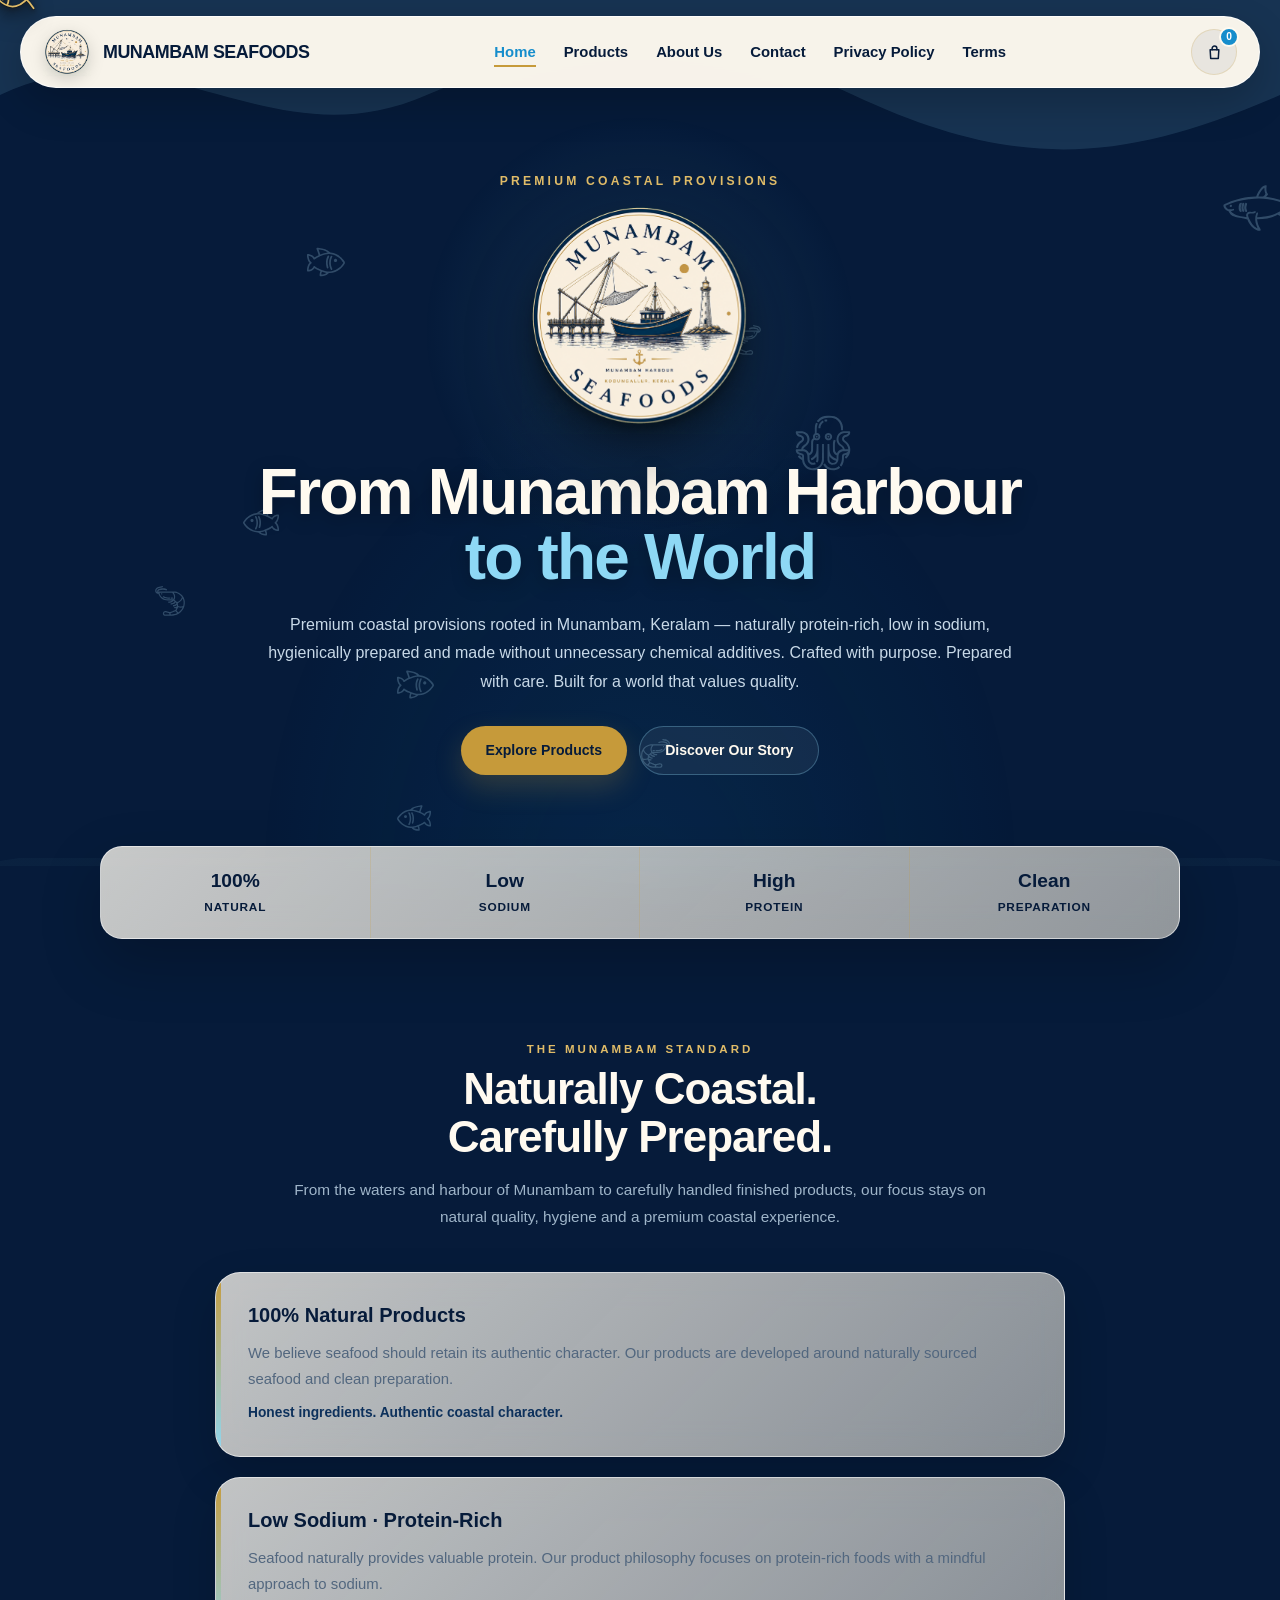
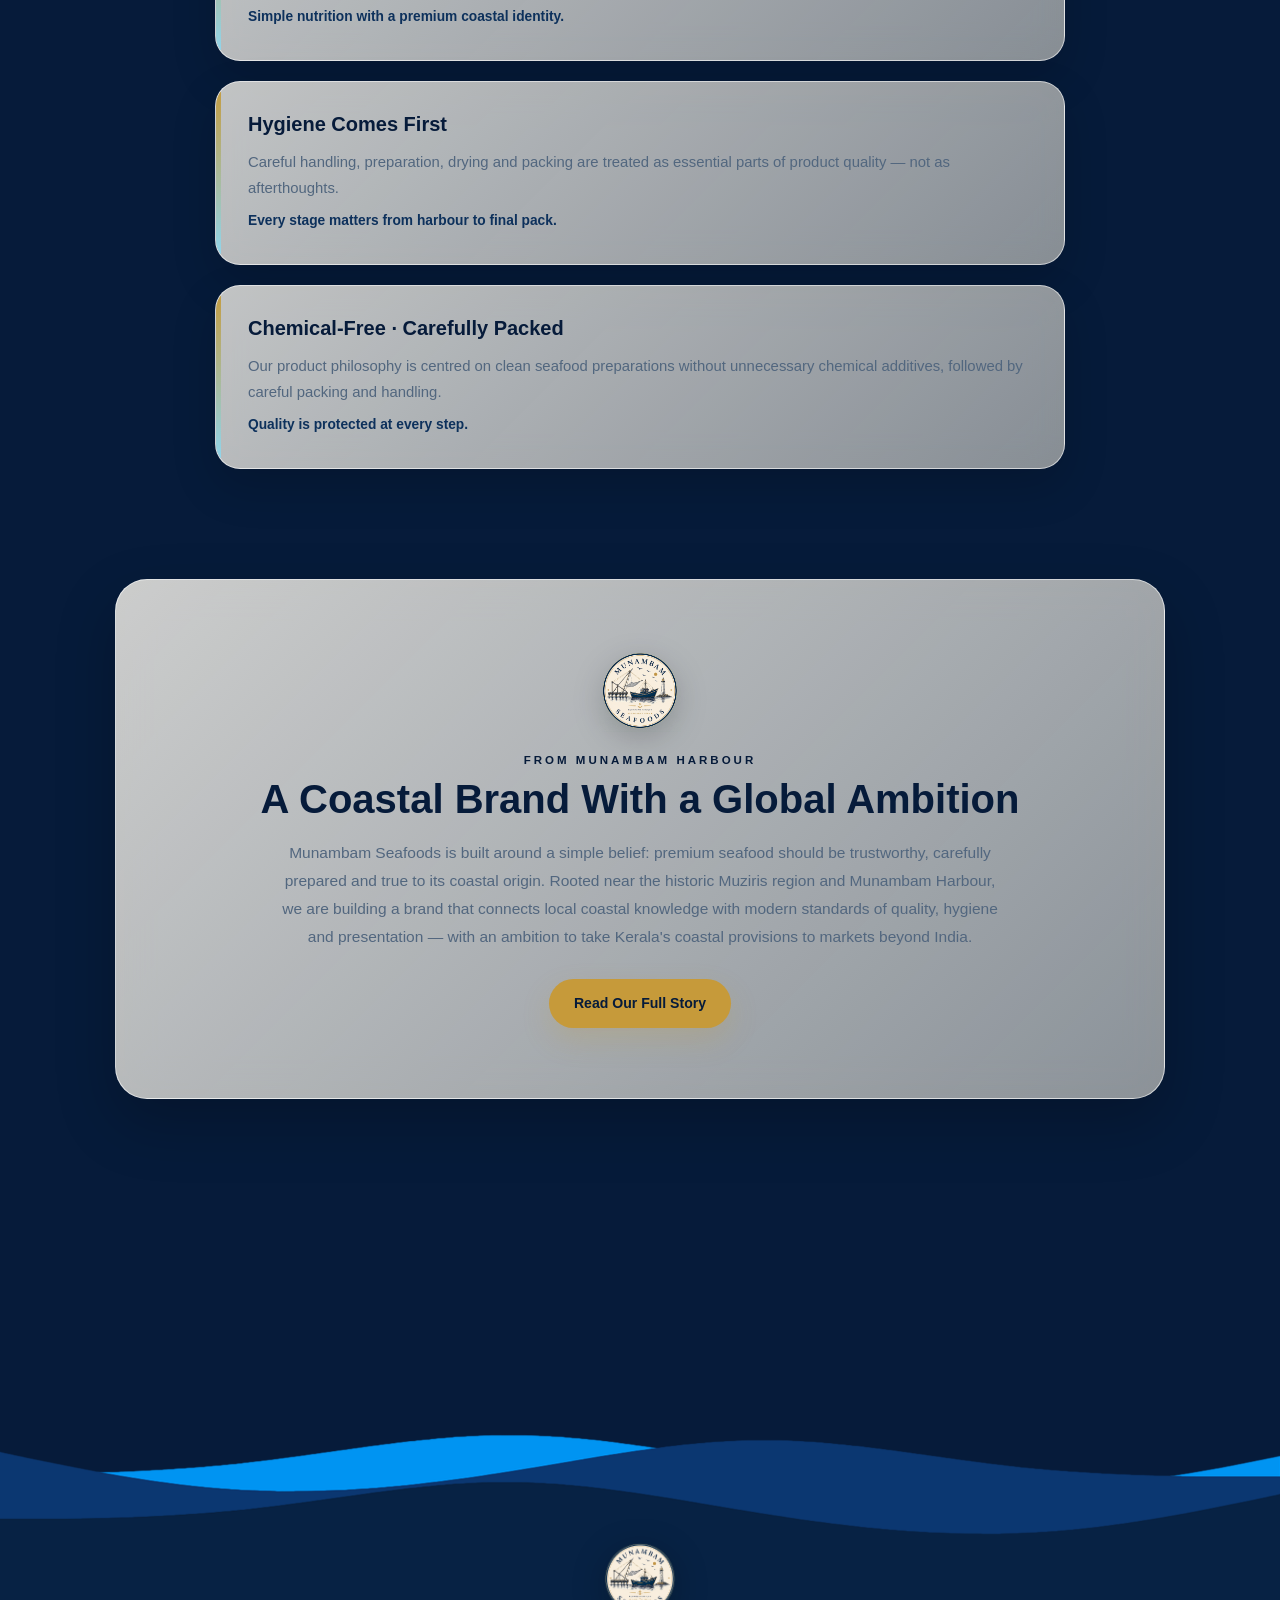
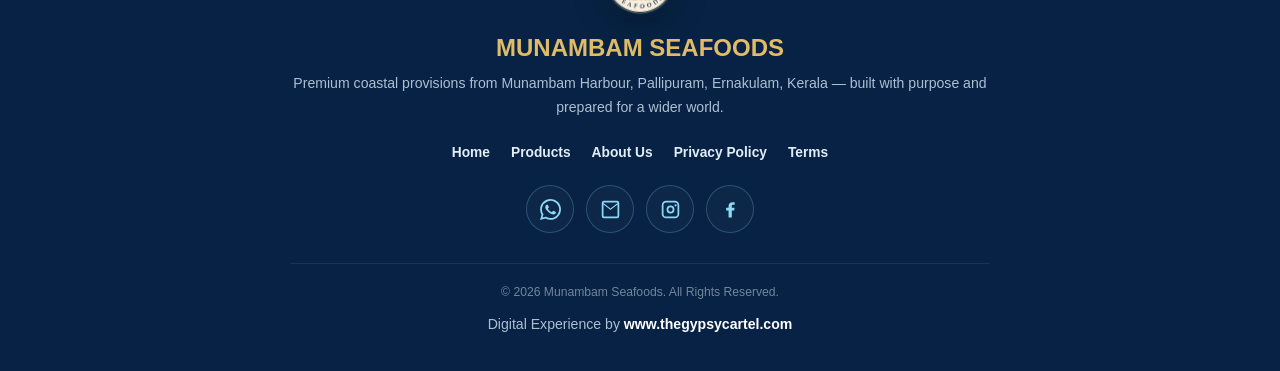
<file: index.html>
<!DOCTYPE html>

<html lang="en">
<head>
    <meta charset="UTF-8">

<meta
    name="viewport"
    content="width=device-width, initial-scale=1.0"
>

<title>
    Munambam Seafoods | Premium Coastal Provisions
</title>

<meta
    name="description"
    content="Munambam Seafoods — premium coastal provisions from Munambam Harbour. 100% natural, low sodium, protein-rich, hygienically prepared and chemical-free."
>

<meta
    name="keywords"
    content="Munambam Seafoods, seafood, coastal provisions, dried seafood, dried prawns, Munambam Harbour, Kerala seafood"
>

<meta
    name="robots"
    content="index, follow, max-image-preview:large"
>

<link
    rel="canonical"
    href="https://www.munambamseafoods.online/"
>

<!-- SECURITY HARDENING -->
<meta
    http-equiv="X-Content-Type-Options"
    content="nosniff"
>
<meta
    http-equiv="X-Frame-Options"
    content="DENY"
>
<meta
    http-equiv="Content-Security-Policy"
    content="default-src 'self'; base-uri 'self'; form-action 'self'; object-src 'none'; frame-ancestors 'none'; script-src 'self' 'unsafe-inline'; style-src 'self' 'unsafe-inline'; img-src 'self' data:; connect-src 'self'; font-src 'self' data:; media-src 'self'; upgrade-insecure-requests"
>

<meta
    name="referrer"
    content="strict-origin-when-cross-origin"
>

<meta
    http-equiv="Permissions-Policy"
    content="camera=(), microphone=(), geolocation=(), payment=(), usb=(), accelerometer=(), gyroscope=(), magnetometer=()"
>

<!-- OPEN GRAPH -->
<meta
    property="og:type"
    content="website"
>

<meta
    property="og:url"
    content="https://www.munambamseafoods.online/"
>

<meta
    property="og:title"
    content="Munambam Seafoods | Premium Coastal Provisions"
>

<meta
    property="og:description"
    content="Premium coastal provisions from Munambam Harbour — natural, protein-rich, low sodium and carefully prepared."
>

<meta
    property="og:image"
    content="https://www.munambamseafoods.online/assets/MUNAMBAM_Seafood_Logo_HQ.png"
>

<!-- FAVICON -->
<link
    rel="apple-touch-icon"
    sizes="180x180"
    href="/assets/icon/apple-touch-icon.png"
>

<link
    rel="icon"
    type="image/png"
    sizes="32x32"
    href="/assets/icon/favicon-32x32.png"
>

<link
    rel="icon"
    type="image/png"
    sizes="16x16"
    href="/assets/icon/favicon-16x16.png"
>

<link
    rel="manifest"
    href="/assets/icon/site.webmanifest"
>

<link
    rel="icon"
    href="/assets/icon/favicon.ico"
>

<style>

    /* =========================================================
       MUNAMBAM SEAFOODS
       MASTER HOME THEME
    ========================================================= */

    :root {
        --navy: #061b3a;
        --navy-2: #09274d;
        --navy-3: #0d315c;

        --light-blue: #8ed8f5;
        --light-blue-2: #bdeafa;
        --blue: #168dcc;

        --gold: #c69a3a;
        --gold-light: #e0bc68;

        --cream: #fffaf0;
        --cream-2: #f7f0df;

        --white: #ffffff;
        --black: #101820;

        --text-dark: #142943;
        --text-light: #d9e8f4;
        --muted: #8ea5bd;

        --border-gold:
            rgba(198,154,58,.28);

        --shadow:
            0 24px 60px rgba(0,0,0,.22);

        --shadow-soft:
            0 18px 45px rgba(0,0,0,.16);

        --max:
            1180px;
    }


    /* =========================================================
       RESET
    ========================================================= */

    *,
    *::before,
    *::after {
        box-sizing: border-box;
    }

    html {
        scroll-behavior: smooth;
    }

    /* =========================================================
           CUSTOM CURSOR — SAME WORKING FISH CURSOR
           Desktop/fine-pointer only. The visible SVG cursor carries
           the contrast shadow needed on cream/light backgrounds.
        ========================================================= */
        @media (hover: hover) and (pointer: fine) {
            html,
            body,
            body *,
            body *::before,
            body *::after,
            a,
            a:link,
            a:visited,
            a:hover,
            a:active,
            a:focus,
            button,
            button:hover,
            button:active,
            button:focus,
            input,
            textarea,
            select,
            label,
            summary,
            [role="button"],
            [onclick],
            [tabindex],
            .btn {
                cursor: none !important;
            }

            #fish-cursor {
                display: block !important;
            }
        }

    body {
        margin: 0;
        min-height: 100vh;

        background:
            var(--navy);

        color:
            var(--cream);

        font-family:
            "Segoe UI",
            Arial,
            Helvetica,
            sans-serif;

        overflow-x: hidden;
    }

    body::selection {
        background: var(--gold);
        color: var(--navy);
    }

    img {
        max-width: 100%;
    }

    a {
        color: inherit;
    }


    /* =========================================================
       CUSTOM FISH CURSOR
    ========================================================= */

    #fish-cursor {
        position: fixed;

        left: 0;
        top: 0;

        width: 44px;
        height: 27px;

        pointer-events: none;

        z-index: 99999;

        transform:
            translate3d(-6px,-14px,0);

        will-change:
            transform;
    }

    #fish-cursor svg {
        display: block;

        width: 44px;
        height: 27px;

        /* Stronger 3D shadow so the fish stays visible on cream/light backgrounds */
        filter:
            drop-shadow(
                0 1px 0
                rgba(18,24,32,.95)
            )
            drop-shadow(
                0 2px 2px
                rgba(18,24,32,.72)
            )
            drop-shadow(
                0 5px 6px
                rgba(0,0,0,.42)
            )
            drop-shadow(
                0 9px 10px
                rgba(0,0,0,.20)
            );
    }


    /* =========================================================
       MOVING OCEAN OBJECTS
    ========================================================= */

    .ocean-layer {
        position: fixed;

        inset: 0;

        width: 100%;
        height: 100%;

        overflow: hidden;

        pointer-events: none;

        z-index: 1;
    }

    .creature {
        position: absolute;

        display: block;

        pointer-events: none;

        opacity: .24;

        will-change:
            transform;

        user-select: none;

        filter:
            brightness(0)
            saturate(100%)
            invert(82%)
            sepia(10%)
            saturate(750%)
            hue-rotate(158deg)
            brightness(105%)
            contrast(96%);
    }

    .creature img {
        display: block;

        width: 100%;
        height: 100%;

        object-fit: contain;

        pointer-events: none;

        user-select: none;

        -webkit-user-drag: none;
    }

    .wave-decoration {
        position: absolute;

        left: 0;
        top: 0;

        width: 100%;
        height: 180px;

        opacity: .13;

        pointer-events: none;
    }

    .wave-decoration svg {
        display: block;

        width: 100%;
        height: 100%;
    }


    /* =========================================================
       NAVIGATION
    ========================================================= */

    .site-nav {
        position: sticky;

        top: 16px;

        z-index: 5000;

        width:
            min(
                calc(100% - 32px),
                1240px
            );

        margin:
            16px auto 0;

        min-height: 72px;

        padding:
            10px 22px;

        display: flex;

        align-items: center;

        justify-content: space-between;

        gap: 25px;

        background:
            rgba(255,250,240,.97);

        border:
            1px solid
            rgba(255,255,255,.85);

        border-radius:
            50px;

        box-shadow:
            0 15px 40px
            rgba(0,0,0,.20);

        backdrop-filter:
            blur(14px);

        -webkit-backdrop-filter:
            blur(14px);
    }

    .brand {
        display: flex;

        align-items: center;

        gap: 12px;

        text-decoration: none;

        flex-shrink: 0;
    }

    .brand img {
        width: 48px;
        height: 48px;

        object-fit: contain;

        filter:
            drop-shadow(
                0 5px 8px
                rgba(0,0,0,.16)
            );

        transition:
            transform .25s ease;
    }

    .brand:hover img {
        transform:
            scale(1.06)
            rotate(-2deg);
    }

    .brand-text {
        color:
            var(--navy);

        font-size:
            1.12rem;

        font-weight:
            800;

        letter-spacing:
            -.5px;

        white-space:
            nowrap;
    }

    .nav-links {
        display: flex;

        align-items: center;

        gap: 28px;
    }

    .nav-links a {
        position: relative;

        padding:
            10px 0;

        text-decoration:
            none;

        color:
            var(--navy);

        font-size:
            .93rem;

        font-weight:
            700;

        transition:
            color .2s ease;
    }

    .nav-links a::after {
        content: "";

        position: absolute;

        left: 0;
        bottom: 3px;

        width: 0;
        height: 2px;

        background:
            var(--gold);

        transition:
            width .22s ease;
    }

    .nav-links a:hover,
    .nav-links a.active {
        color:
            var(--blue);
    }

    .nav-links a:hover::after,
    .nav-links a.active::after {
        width: 100%;
    }

    /* ALWAYS-VISIBLE SHOPPING CART — shared store cart */
    .cart-link{
        position:relative;
        width:46px;
        height:46px;
        flex:0 0 46px;
        display:inline-flex;
        align-items:center;
        justify-content:center;
        color:var(--navy);
        background:rgba(6,27,58,.06);
        border:1px solid rgba(198,154,58,.22);
        border-radius:50%;
        text-decoration:none;
        transition:.2s ease;
    }

    .cart-link:hover{
        background:var(--gold);
        transform:translateY(-2px);
    }

    .cart-icon{
        width:19px;
        height:19px;
        display:block;
    }

    .cart-icon svg{
        width:19px;
        height:19px;
        display:block;
    }

    .cart-count{
        position:absolute;
        top:-3px;
        right:-3px;
        min-width:20px;
        height:20px;
        padding:0 5px;
        display:grid;
        place-items:center;
        border-radius:20px;
        background:var(--blue);
        color:#fff;
        font-size:.64rem;
        font-weight:800;
        line-height:1;
        border:2px solid var(--cream);
    }


    /* =========================================================
       HERO
    ========================================================= */
    .hero {
        position: relative;
        z-index: 2;
        width: min(calc(100% - 32px), 1240px);
        min-height: 650px;
        margin: 8px auto 0;
        padding: 78px 30px 105px;
        display: flex;
        align-items: center;
        justify-content: center;
        text-align: center;
        overflow: visible;
        border-radius: 0;
        background: transparent;
        border: none;
        box-shadow: none;
    }

    .hero::before {
        content: "";
        position: absolute;
        inset: 0;
        pointer-events: none;
        background:
            radial-gradient(circle at 50% 30%, rgba(142,216,245,.13), transparent 27%),
            radial-gradient(ellipse at 50% 100%, rgba(22,141,204,.12), transparent 45%);
        opacity: .85;
        z-index: 0;
    }

    /* Open-ocean landing page: no boxed hero.
       Moving sea objects and the subtle wave layers stay visible behind the copy. */
    .hero::after {
        content: "";
        position: absolute;
        left: -8%;
        right: -8%;
        bottom: -72px;
        height: 125px;
        pointer-events: none;
        background: linear-gradient(
            180deg,
            transparent 0 25%,
            rgba(142,216,245,.035) 25% 31%,
            transparent 31% 100%
        );
        border-radius: 50%;
        z-index: 0;
    }

    .hero-content {
        position: relative;
        z-index: 5;
        isolation: isolate;

        display: flex;

        flex-direction: column;

        align-items: center;
    }
    .hero-logo {
        width: clamp(160px, 19vw, 235px);
        height: clamp(160px, 19vw, 235px);
        object-fit: contain;
        display: block;
        margin-bottom: 26px;
        filter:
            drop-shadow(0 7px 3px rgba(0,0,0,.20))
            drop-shadow(0 16px 12px rgba(0,0,0,.24))
            drop-shadow(0 28px 32px rgba(0,0,0,.30));
        transform: translateZ(0);
        animation: logoFloat 4.5s ease-in-out infinite alternate;
        will-change: transform, filter;
    }

    @keyframes logoFloat {
        from {
            transform:
                translate3d(0,0,0);
        }

        to {
            transform:
                translate3d(0,-8px,0);
        }
    }

    .hero-kicker {
        margin:
            0 0 11px;

        color:
            var(--gold-light);

        font-size:
            .76rem;

        font-weight:
            800;

        letter-spacing:
            3.2px;

        text-transform:
            uppercase;
    }

    .hero-title {
        margin:
            0;

        color:
            var(--cream);

        text-shadow:
            0 5px 18px rgba(0,0,0,.26);

        font-size:
            clamp(
                2.15rem,
                5vw,
                4rem
            );

        line-height:
            1.02;

        letter-spacing:
            -1.8px;

        font-weight:
            800;
    }

    .hero-title span {
        color:
            var(--light-blue);
    }

    .hero-description {
        max-width:
            760px;

        margin:
            20px auto 0;

        color:
            #c8d9e8;

        font-size:
            1rem;

        line-height:
            1.8;

        font-weight:
            500;
    }

    .hero-buttons {
        display:
            flex;

        flex-wrap:
            wrap;

        justify-content:
            center;

        gap:
            12px;

        margin-top:
            29px;
    }

    .btn {
        display:
            inline-flex;

        align-items:
            center;

        justify-content:
            center;

        min-height:
            49px;

        padding:
            0 25px;

        border-radius:
            50px;

        text-decoration:
            none;

        font-size:
            .88rem;

        font-weight:
            800;

        transition:
            transform .2s ease,
            box-shadow .2s ease,
            background .2s ease,
            border-color .2s ease;
    }

    .btn-primary {
        background:
            var(--gold);

        color:
            var(--navy);

        box-shadow:
            0 12px 28px
            rgba(198,154,58,.22);
    }

    .btn-primary:hover {
        transform:
            translate3d(0,-3px,0);

        background:
            var(--gold-light);

        box-shadow:
            0 17px 32px
            rgba(198,154,58,.28);
    }

    .btn-secondary {
        background:
            rgba(255,255,255,.06);

        color:
            var(--cream);

        border:
            1px solid
            rgba(142,216,245,.30);
    }

    .btn-secondary:hover {
        transform:
            translate3d(0,-3px,0);

        background:
            rgba(142,216,245,.12);

        border-color:
            var(--light-blue);

        box-shadow:
            0 12px 25px
            rgba(0,0,0,.18);
    }


    /* =========================================================
       QUALITY STRIP
    ========================================================= */

    .quality-strip {
        position:
            relative;

        z-index:
            8;

        width:
            min(
                calc(100% - 48px),
                1080px
            );

        margin:
            -34px auto 0;

        display:
            grid;

        grid-template-columns:
            repeat(4,1fr);

        background:
            linear-gradient(
                135deg,
                rgba(255,250,240,.78),
                rgba(247,240,223,.58)
            );

        border:
            1px solid
            rgba(255,255,255,.55);

        backdrop-filter:
            blur(18px)
            saturate(115%);

        -webkit-backdrop-filter:
            blur(18px)
            saturate(115%);

        border-radius:
            22px;

        box-shadow:
            var(--shadow);

        overflow:
            hidden;
    }

    .quality-item {
        padding:
            23px 15px;

        text-align:
            center;

        border-right:
            1px solid
            rgba(198,154,58,.20);
    }

    .quality-item:last-child {
        border-right:
            none;
    }

    .quality-number {
        display:
            block;

        color:
            var(--navy);

        font-size:
            1.20rem;

        font-weight:
            850;

        margin-bottom:
            5px;
    }

    .quality-label {
        color:
            var(--navy);

        font-size:
            .74rem;

        font-weight:
            800;

        letter-spacing:
            .8px;

        text-transform:
            uppercase;
    }


    /* =========================================================
       MAIN QUALITY SECTION
    ========================================================= */

    .section {
        position:
            relative;

        z-index:
            2;

        width:
            min(
                calc(100% - 32px),
                var(--max)
            );

        margin:
            0 auto;

        padding:
            100px 20px 35px;
    }

    .section-heading {
        text-align:
            center;

        margin-bottom:
            42px;
    }

    .eyebrow {
        display:
            inline-block;

        margin-bottom:
            10px;

        color:
            var(--gold-light);

        font-size:
            .72rem;

        font-weight:
            850;

        text-transform:
            uppercase;

        letter-spacing:
            3px;
    }

    .section-heading h2 {
        margin:
            0;

        color:
            var(--cream);

        font-size:
            clamp(
                1.85rem,
                4vw,
                2.75rem
            );

        line-height:
            1.1;

        letter-spacing:
            -1px;

        font-weight:
            800;
    }

    .section-heading p {
        max-width:
            700px;

        margin:
            15px auto 0;

        color:
            #9fb5c9;

        line-height:
            1.75;

        font-size:
            .96rem;
    }


    /* =========================================================
       FEATURE CARDS
    ========================================================= */

    .features {
        display:
            grid;

        grid-template-columns:
            1fr;

        gap:
            20px;

        max-width:
            850px;

        margin:
            0 auto;
    }

    .feature {
        position:
            relative;

        padding:
            30px 32px 31px;

        background:
            linear-gradient(
                135deg,
                rgba(255,250,240,.76),
                rgba(247,240,223,.54)
            );

        border:
            1px solid
            rgba(255,255,255,.58);

        backdrop-filter:
            blur(18px)
            saturate(115%);

        -webkit-backdrop-filter:
            blur(18px)
            saturate(115%);

        border-radius:
            25px;

        box-shadow:
            var(--shadow-soft);

        overflow:
            hidden;

        transition:
            transform .25s ease,
            box-shadow .25s ease;
    }

    .feature::before {
        content:
            "";

        position:
            absolute;

        left:
            0;

        top:
            0;

        width:
            5px;

        height:
            100%;

        background:
            linear-gradient(
                180deg,
                var(--gold),
                var(--light-blue)
            );
    }

    .feature:hover {
        transform:
            translate3d(0,-5px,0);

        box-shadow:
            0 25px 55px
            rgba(0,0,0,.22);
    }

    .feature-top {
        display:
            block;

        margin-bottom:
            12px;
    }

    .feature-icon {
        width:
            43px;

        height:
            43px;

        flex:
            0 0 43px;

        display:
            none;

        place-items:
            center;

        border-radius:
            50%;

        color:
            var(--gold);

        background:
            var(--cream-2);

        border:
            1px solid
            rgba(198,154,58,.28);

        font-size:
            .8rem;

        font-weight:
            900;
    }

    .feature h3 {
        margin:
            0;

        color:
            var(--navy);

        font-size:
            1.25rem;

        line-height:
            1.25;

        font-weight:
            800;
    }

    .feature p {
        margin:
            0;

        color:
            #52677f;

        font-size:
            .93rem;

        line-height:
            1.75;
    }

    .feature-extra {
        display:
            block;

        margin-top:
            8px;

        color:
            var(--navy-3);

        font-size:
            .86rem;

        font-weight:
            650;
    }


    /* =========================================================
       BRAND STORY
    ========================================================= */

    .story {
        position:
            relative;

        z-index:
            2;

        width:
            min(
                calc(100% - 32px),
                1050px
            );

        margin:
            75px auto 100px;

        padding:
            70px 30px;

        text-align:
            center;

        background:
            linear-gradient(
                135deg,
                rgba(255,250,240,.80),
                rgba(247,240,223,.56)
            );

        border:
            1px solid
            rgba(255,255,255,.60);

        backdrop-filter:
            blur(20px)
            saturate(120%);

        -webkit-backdrop-filter:
            blur(20px)
            saturate(120%);

        border-radius:
            32px;

        box-shadow:
            var(--shadow);
    }

    /* Story tagline — keep it clearly readable on the glass card */
    .story .eyebrow {
        color: var(--navy);
    }

    .story-logo {
        display: block;
        margin-left: auto;
        margin-right: auto;
        width:
            82px;

        height:
            82px;

        object-fit:
            contain;

        margin-bottom:
            18px;

        filter:
            drop-shadow(
                0 9px 15px
                rgba(0,0,0,.18)
            );
    }

    .story h2 {
        margin:
            0 auto;

        color:
            var(--navy);

        font-size:
            clamp(
                1.8rem,
                4vw,
                2.5rem
            );

        line-height:
            1.15;

        font-weight:
            800;
    }

    .story p {
        margin-left: auto;
        margin-right: auto;
        max-width:
            720px;

        margin:
            17px auto 28px;

        color:
            #52677f;

        font-size:
            .97rem;

        line-height:
            1.8;
    }


    /* =========================================================
       REFERENCE FOOTER WAVE
       Exact supplied 1920x1080 footer artwork.
       No other page styling is changed.
    ========================================================= */

    .footer {
        position:
            relative;

        z-index:
            3;

        background:
            #072244;

        color:
            var(--white);

        padding:
            clamp(240px, calc(36.15vw - 120px), 574px) 20px 34px;

        text-align:
            center;

        overflow:
            hidden;
    }

    .footer-reference-wave {
        position:
            absolute;

        top:
            0;

        left:
            0;

        width:
            100%;

        height:
            auto;

        display:
            block;

        max-width:
            none;

        pointer-events:
            none;

        user-select:
            none;

        z-index:
            1;
    }

    .footer-content {
        position:
            relative;

        z-index:
            5;

        max-width:
            850px;

        margin:
            0 auto;
    }

    .footer-logo {
        width:
            76px;

        height:
            76px;

        object-fit:
            contain;

        margin-bottom:
            13px;

        filter:
            drop-shadow(
                0 8px 16px
                rgba(0,0,0,.25)
            );
    }

    .footer h3 {
        margin:
            0;

        color:
            var(--gold-light);

        font-size:
            1.5rem;

        font-weight:
            800;
    }

    .footer p {
        margin:
            10px auto 0;

        max-width:
            700px;

        color:
            #aebfd2;

        font-size:
            .88rem;

        line-height:
            1.7;
    }

    .footer-links {
        display:
            flex;

        flex-wrap:
            wrap;

        justify-content:
            center;

        gap:
            21px;

        margin:
            25px 0;
    }

    .footer-links a {
        color:
            #e2edf6;

        text-decoration:
            none;

        font-size:
            .86rem;

        font-weight:
            650;

        transition:
            color .2s ease;
    }

    .footer-links a:hover {
        color:
            var(--gold-light);
    }

    .footer-contact {
        display:
            flex;

        justify-content:
            center;

        flex-wrap:
            wrap;

        gap:
            12px;

        margin:
            20px 0;
    }

    /* ICON-ONLY SOCIAL / CONTACT LINKS */
    .contact-link {
        width: 48px;
        height: 48px;
        padding: 0;

        display: inline-flex;
        align-items: center;
        justify-content: center;

        border: 1px solid rgba(142,216,245,.24);
        border-radius: 50%;

        color: var(--light-blue);
        background: rgba(255,255,255,.025);

        text-decoration: none;

        transition:
            transform .22s ease,
            background .22s ease,
            border-color .22s ease,
            color .22s ease,
            box-shadow .22s ease;
    }

    .contact-link svg {
        width: 21px;
        height: 21px;
        display: block;
        fill: currentColor;
        stroke: currentColor;
        stroke-width: 0;
        transition: transform .22s ease;
    }

    .contact-link:hover {
        background: rgba(142,216,245,.10);
        border-color: var(--light-blue);
        color: var(--white);
        transform: translate3d(0,-3px,0);
        box-shadow: 0 10px 24px rgba(0,0,0,.20);
    }

    .contact-link:hover svg {
        transform: scale(1.08);
    }

    .contact-link:focus-visible {
        outline: 2px solid var(--light-blue);
        outline-offset: 4px;
    }

    .copyright {
        margin-top:
            30px !important;

        padding-top:
            18px;

        border-top:
            1px solid
            rgba(255,255,255,.08);

        font-size:
            .76rem !important;

        color:
            #71869c !important;
    }




    .studio-credit {
        margin:
            7px 0 0;

        color:
            #71869c;

        font-size:
            11px;

        line-height:
            1.5;

        text-align:
            center;
    }

    .studio-credit a {
        color:
            var(--white);

        text-decoration:
            none;

        font-weight:
            600;
    }

    .studio-credit a:hover {
        color:
            var(--white);
    }

    /* =========================================================
       FOCUS
    ========================================================= */

    a:focus-visible {
        outline:
            2px solid
            var(--gold);

        outline-offset:
            4px;

        border-radius:
            4px;
    }


    /* =========================================================
       MOBILE
    ========================================================= */

    @media (max-width: 850px) {
        .cart-link{
            width:42px;
            height:42px;
            flex-basis:42px;
        }

        .cart-icon,
        .cart-icon svg{
            width:18px;
            height:18px;
        }



        .site-nav {
            width:
                calc(100% - 20px);

            top:
                10px;

            margin-top:
                10px;

            padding:
                9px 15px;
        }

        .brand-text {
            font-size:
                .98rem;
        }

        .brand img {
            width:
                42px;

            height:
                42px;
        }

        .nav-links {
            display: none;
        }

        .nav-toggle {
            display: inline-flex;
        }

        .hero {
            width:
                calc(100% - 20px);

            min-height:
                590px;

            padding:
                55px 20px 95px;

            margin-top:
                4px;
        }

        .quality-strip {
            grid-template-columns:
                repeat(4,1fr);

            margin-top:
                -25px;
        }

        .quality-item:nth-child(2) {
            border-right:
                1px solid
                rgba(198,154,58,.20);
        }

        .quality-item:nth-child(-n+2) {
            border-bottom:
                none;
        }
    }


    @media (max-width: 620px) {

        .site-nav {
            border-radius:
                25px;

            min-height:
                62px;
        }

        .brand-text {
            display:
                none;
        }

        .brand img {
            width:
                44px;

            height:
                44px;
        }

        .nav-toggle {
            width: 40px;
            height: 40px;
        }

        .hero {
            margin-top:
                12px;

            border-radius:
                0;

            min-height:
                575px;
        }

        .hero-logo {
            width:
                165px;

            height:
                165px;
        }

        .hero-kicker {
            font-size:
                .62rem;

            letter-spacing:
                2px;
        }

        .hero-title {
            font-size:
                2rem;
        }

        .hero-description {
            font-size:
                .87rem;

            line-height:
                1.65;
        }

        .hero-buttons {
            flex-direction:
                column;

            width:
                min(100%,280px);
        }

        .btn {
            width:
                100%;
        }

        .quality-strip {
            width:
                calc(100% - 28px);

            border-radius:
                18px;
        }

        .quality-item {
            padding:
                16px 5px;
            min-width:
                0;
        }

        .quality-number {
            font-size:
                .88rem;
        }

        .quality-label {
            font-size:
                .52rem;
            letter-spacing:
                .5px;
            white-space:
                nowrap;
        }

        .quality-strip {
            width:
                calc(100% - 18px);
            grid-template-columns:
                repeat(4,1fr);
            overflow:
                hidden;
        }

        .section {
            width:
                calc(100% - 20px);

            padding:
                75px 10px 20px;
        }

        .feature {
            padding:
                25px 23px 27px;
        }

        .feature h3 {
            font-size:
                1.1rem;
        }

        .feature p {
            font-size:
                .87rem;
        }

        .story {
            width:
                calc(100% - 20px);

            margin:
                55px auto 75px;

            padding:
                50px 20px;
        }

        .story p {
            font-size:
                .88rem;
        }

        .footer {
            padding:
                120px 15px 25px;
        }

        .footer-links {
            gap:
                14px;
        }

        .footer-contact {
            flex-direction: row;
            align-items: center;
            justify-content: center;
        }

        .contact-link {
            width: 44px;
            height: 44px;
        }

        .contact-link svg {
            width: 19px;
            height: 19px;
        }
    }


    /* =========================================================
       TOUCH DEVICES
    ========================================================= */

    @media (hover: none) and (pointer: coarse) {
        html,
        body,
        body *,
        body *::before,
        body *::after,
        a,
        button,
        input,
        textarea,
        select,
        label,
        summary,
        [role="button"],
        [onclick],
        [tabindex] {
            cursor: auto !important;
        }

        #fish-cursor {
            display: none !important;
        }
    }


    /* =========================================================
       REDUCED MOTION
    ========================================================= */

    @media (prefers-reduced-motion: reduce) {

        html {
            scroll-behavior:
                auto;
        }

        *,
        *::before,
        *::after {
            animation-duration:
                .01ms !important;

            animation-iteration-count:
                1 !important;

            transition-duration:
                .01ms !important;
        }
    }

    /* =========================================================
       HAMBURGER + MOBILE SIDE DRAWER
       Desktop (>850px): normal nav. Mobile: hamburger only.
    ========================================================= */

    .nav-toggle {
        display: none;
        position: relative;
        width: 42px;
        height: 42px;
        flex: 0 0 42px;
        align-items: center;
        justify-content: center;
        margin: 0;
        padding: 0;
        border: 1px solid rgba(198,154,58,.22);
        border-radius: 50%;
        background: rgba(6,27,58,.06);
        color: var(--navy);
        transition: background .2s ease, transform .2s ease, border-color .2s ease;
        z-index: 5100;
    }

    .nav-toggle:hover {
        background: var(--gold);
        border-color: var(--gold);
        transform: translateY(-2px);
    }

    .nav-toggle:focus-visible {
        outline: 2px solid var(--gold);
        outline-offset: 3px;
    }

    .nav-toggle-bars {
        display: block;
        width: 18px;
        height: 14px;
        position: relative;
    }

    .nav-toggle-bars span {
        position: absolute;
        left: 0;
        width: 100%;
        height: 2px;
        border-radius: 2px;
        background: currentColor;
        transition: transform .28s ease, opacity .2s ease, top .28s ease;
    }

    .nav-toggle-bars span:nth-child(1) { top: 0; }
    .nav-toggle-bars span:nth-child(2) { top: 6px; }
    .nav-toggle-bars span:nth-child(3) { top: 12px; }

    .nav-toggle[aria-expanded="true"] .nav-toggle-bars span:nth-child(1) {
        top: 6px;
        transform: rotate(45deg);
    }

    .nav-toggle[aria-expanded="true"] .nav-toggle-bars span:nth-child(2) {
        opacity: 0;
    }

    .nav-toggle[aria-expanded="true"] .nav-toggle-bars span:nth-child(3) {
        top: 6px;
        transform: rotate(-45deg);
    }

    .nav-drawer-backdrop {
        position: fixed;
        inset: 0;
        z-index: 6000;
        background: rgba(6, 27, 58, .55);
        backdrop-filter: blur(4px);
        -webkit-backdrop-filter: blur(4px);
        opacity: 0;
        visibility: hidden;
        pointer-events: none;
        transition: opacity .28s ease, visibility .28s ease;
    }

    .nav-drawer-backdrop.is-open {
        opacity: 1;
        visibility: visible;
        pointer-events: auto;
    }

    .nav-drawer {
        position: fixed;
        top: 0;
        right: 0;
        z-index: 6100;
        width: min(320px, 86vw);
        height: 100%;
        height: 100dvh;
        margin: 0;
        padding: 0;
        background: linear-gradient(165deg, rgba(255,250,240,.98), rgba(247,240,223,.96));
        border-left: 1px solid rgba(255,255,255,.7);
        box-shadow: -18px 0 50px rgba(0,0,0,.28);
        transform: translate3d(105%, 0, 0);
        transition: transform .32s cubic-bezier(.22, 1, .36, 1);
        display: flex;
        flex-direction: column;
        overflow: hidden;
        visibility: hidden;
    }

    .nav-drawer.is-open {
        transform: translate3d(0, 0, 0);
        visibility: visible;
    }

    .nav-drawer-header {
        display: flex;
        align-items: center;
        justify-content: space-between;
        gap: 12px;
        padding: 18px 18px 14px;
        border-bottom: 1px solid rgba(198,154,58,.18);
        flex-shrink: 0;
    }

    .nav-drawer-brand {
        display: flex;
        align-items: center;
        gap: 10px;
        text-decoration: none;
        color: var(--navy);
        font-size: .95rem;
        font-weight: 800;
        letter-spacing: -.3px;
    }

    .nav-drawer-brand img {
        width: 40px;
        height: 40px;
        object-fit: contain;
    }

    .nav-drawer-close {
        width: 40px;
        height: 40px;
        flex: 0 0 40px;
        display: grid;
        place-items: center;
        border: 1px solid rgba(198,154,58,.22);
        border-radius: 50%;
        background: rgba(6,27,58,.06);
        color: var(--navy);
        transition: background .2s ease, transform .2s ease;
    }

    .nav-drawer-close:hover {
        background: var(--gold);
        transform: translateY(-1px);
    }

    .nav-drawer-close svg {
        width: 18px;
        height: 18px;
        display: block;
    }

    .nav-drawer-links {
        flex: 1;
        overflow-y: auto;
        overscroll-behavior: contain;
        padding: 12px 14px 24px;
        display: flex;
        flex-direction: column;
        gap: 4px;
        -webkit-overflow-scrolling: touch;
    }

    .nav-drawer-links a {
        display: flex;
        align-items: center;
        min-height: 48px;
        padding: 12px 16px;
        border-radius: 14px;
        text-decoration: none;
        color: var(--navy);
        font-size: .95rem;
        font-weight: 700;
        transition: background .2s ease, color .2s ease;
    }

    .nav-drawer-links a:hover,
    .nav-drawer-links a:focus-visible {
        background: rgba(6,27,58,.07);
        color: var(--blue);
        outline: none;
    }

    .nav-drawer-links a.active {
        background: rgba(198,154,58,.14);
        color: var(--navy);
        box-shadow: inset 3px 0 0 var(--gold);
    }

    .nav-drawer-footer {
        flex-shrink: 0;
        padding: 14px 18px 22px;
        border-top: 1px solid rgba(198,154,58,.18);
    }

    .nav-drawer-cart {
        display: flex;
        align-items: center;
        justify-content: center;
        gap: 10px;
        min-height: 48px;
        padding: 0 18px;
        border-radius: 50px;
        background: var(--gold);
        color: var(--navy);
        text-decoration: none;
        font-size: .9rem;
        font-weight: 800;
        box-shadow: 0 10px 24px rgba(198,154,58,.22);
        transition: background .2s ease, transform .2s ease;
    }

    .nav-drawer-cart:hover {
        background: var(--gold-light);
        transform: translateY(-2px);
    }

    .nav-drawer-cart svg {
        width: 20px;
        height: 20px;
        display: block;
    }

    body.nav-drawer-open {
        overflow: hidden;
    }

    @media (min-width: 851px) {
        .nav-toggle,
        .nav-drawer,
        .nav-drawer-backdrop {
            display: none !important;
        }
    }

    @media (max-width: 850px) {
        .nav-links {
            display: none !important;
        }

        .nav-toggle {
            display: inline-flex !important;
        }
    }

</style>

</head>

<body>

<!-- =========================================================
     CUSTOM CURSOR
========================================================= -->

<div
    id="fish-cursor"
    aria-hidden="true"
>
    <svg
        viewBox="0 0 50 30"
        fill="none"
        stroke="#e0bc68"
        stroke-width="2"
        stroke-linecap="round"
    >
        <path
            d="
                M5 15
                Q25 -5 45 25
                M5 15
                Q25 35 45 5
            "
        />

        <path
            d="
                M15 8.5
                Q18 15 15 21.5
            "
        />

        <circle
            cx="10"
            cy="14.5"
            r="1.5"
            fill="#e0bc68"
            stroke="none"
        />
    </svg>
</div>


<!-- =========================================================
     MOVING OCEAN OBJECTS
========================================================= -->

<div
    class="ocean-layer"
    id="oceanLayer"
    aria-hidden="true"
>

    <div class="wave-decoration">

        <svg
            viewBox="0 0 1440 180"
            preserveAspectRatio="none"
        >

            <path
                d="
                    M0 95
                    C180 20 300 165 480 95
                    S780 20 960 95
                    S1260 165 1440 95
                    V0
                    H0
                    Z
                "
                fill="#8ed8f5"
            />

        </svg>

    </div>

</div>


<!-- =========================================================
     NAVIGATION
========================================================= -->

<nav
    class="site-nav"
    aria-label="Main navigation"
>

    <a
        href="/"
        class="brand"
        aria-label="Munambam Seafoods Home"
    >

        <img
            src="/assets/MUNAMBAM_Seafood_Logo_HQ.png"
            alt="Munambam Seafoods"
            width="48"
            height="48"
            fetchpriority="high"
            decoding="async"
        >

        <span class="brand-text">
            MUNAMBAM SEAFOODS
        </span>

    </a>


    <div class="nav-links">

        <a
            href="/"
            class="active"
            aria-current="page"
        >
            Home
        </a>

        <a href="/products/">
            Products
        </a>

        <a href="/about/">
            About Us
        </a>

        <a href="/contact/">
            Contact
        </a>

        <a href="/privacy/">
            Privacy Policy
        </a>

        <a href="/terms/">
            Terms
        </a>

    </div>

    <a href="/products/cart.html" class="cart-link" aria-label="Open shopping cart" title="Shopping Cart">
        <span class="cart-icon" aria-hidden="true">
            <svg viewBox="0 0 24 24" fill="none"
                 stroke="currentColor" stroke-width="1.9"
                 stroke-linecap="round" stroke-linejoin="round">
                <path d="M6.5 8.5h11l-.7 11H7.2l-.7-11Z"/>
                <path d="M9 8.5V6.8a3 3 0 0 1 6 0v1.7"/>
            </svg>
        </span>
        <span class="cart-count" id="cartCount">0</span>
    </a>

    <button
        type="button"
        class="nav-toggle"
        id="navToggle"
        aria-label="Open menu"
        aria-controls="navDrawer"
        aria-expanded="false"
    >
        <span class="nav-toggle-bars" aria-hidden="true">
            <span></span>
            <span></span>
            <span></span>
        </span>
    </button>

</nav>

<div class="nav-drawer-backdrop" id="navDrawerBackdrop" hidden></div>

<aside
    class="nav-drawer"
    id="navDrawer"
    role="dialog"
    aria-modal="true"
    aria-label="Site menu"
    hidden
>
    <div class="nav-drawer-header">
        <a href="/" class="nav-drawer-brand" aria-label="Munambam Seafoods Home">
            <img
                src="/assets/MUNAMBAM_Seafood_Logo_HQ.png"
                alt=""
                width="40"
                height="40"
                decoding="async"
            >
            <span>MUNAMBAM SEAFOODS</span>
        </a>
        <button type="button" class="nav-drawer-close" id="navDrawerClose" aria-label="Close menu">
            <svg viewBox="0 0 24 24" fill="none" stroke="currentColor" stroke-width="2.2" stroke-linecap="round" aria-hidden="true">
                <path d="M6 6l12 12M18 6L6 18"/>
            </svg>
        </button>
    </div>

    <nav class="nav-drawer-links" aria-label="Mobile navigation">
        <a href="/" class="active" aria-current="page">Home</a>
        <a href="/products/">Products</a>
        <a href="/about/">About Us</a>
        <a href="/contact/">Contact</a>
        <a href="/privacy/">Privacy Policy</a>
        <a href="/terms/">Terms</a>
    </nav>

    <div class="nav-drawer-footer">
        <a href="/products/cart.html" class="nav-drawer-cart">
            <svg viewBox="0 0 24 24" fill="none" stroke="currentColor" stroke-width="1.9" stroke-linecap="round" stroke-linejoin="round" aria-hidden="true">
                <path d="M6.5 8.5h11l-.7 11H7.2l-.7-11Z"/>
                <path d="M9 8.5V6.8a3 3 0 0 1 6 0v1.7"/>
            </svg>
            Shopping Cart
        </a>
    </div>
</aside>


<!-- =========================================================
     MAIN
========================================================= -->

<main>


    <!-- =====================================================
         HERO
    ====================================================== -->

    <section
        class="hero"
        aria-labelledby="hero-title"
    >

        <div class="hero-content">

            <span class="hero-kicker">
                PREMIUM COASTAL PROVISIONS
            </span>


            <!-- OUR ACTUAL LOGO ONLY -->

            <img
                class="hero-logo"
                src="/assets/MUNAMBAM_Seafood_Logo_HQ.png"
                alt="Munambam Seafoods Logo"
                width="220"
                height="220"
                fetchpriority="high"
                decoding="async"
            >


            <h1
                class="hero-title"
                id="hero-title"
            >
                From Munambam Harbour
                <br>
                <span>to the World</span>
            </h1>


            <p class="hero-description">
                Premium coastal provisions rooted in
                Munambam, Keralam — naturally protein-rich,
                low in sodium, hygienically prepared and
                made without unnecessary chemical additives.
                Crafted with purpose. Prepared with care.
                Built for a world that values quality.
            </p>


            <div class="hero-buttons">

                <a
                    href="/products/"
                    class="btn btn-primary"
                >
                    Explore Products
                </a>

                <a
                    href="/about/"
                    class="btn btn-secondary"
                >
                    Discover Our Story
                </a>

            </div>

        </div>

    </section>


    <!-- =====================================================
         QUALITY STRIP
    ====================================================== -->

    <section
        class="quality-strip"
        aria-label="Munambam Seafoods product qualities"
    >

        <div class="quality-item">

            <span class="quality-number">
                100%
            </span>

            <span class="quality-label">
                Natural
            </span>

        </div>


        <div class="quality-item">

            <span class="quality-number">
                Low
            </span>

            <span class="quality-label">
                Sodium
            </span>

        </div>


        <div class="quality-item">

            <span class="quality-number">
                High
            </span>

            <span class="quality-label">
                Protein
            </span>

        </div>


        <div class="quality-item">

            <span class="quality-number">
                Clean
            </span>

            <span class="quality-label">
                Preparation
            </span>

        </div>

    </section>


    <!-- =====================================================
         MUNAMBAM STANDARD
    ====================================================== -->

    <section
        class="section"
        aria-labelledby="quality-heading"
    >

        <div class="section-heading">

            <span class="eyebrow">
                THE MUNAMBAM STANDARD
            </span>

            <h2 id="quality-heading">
                Naturally Coastal.
                <br>
                Carefully Prepared.
            </h2>

            <p>
                From the waters and harbour of Munambam
                to carefully handled finished products,
                our focus stays on natural quality,
                hygiene and a premium coastal experience.
            </p>

        </div>


        <div class="features">


            <!-- FEATURE 1 -->

            <article class="feature">

                <div class="feature-top">

                    <h3>
                        100% Natural Products
                    </h3>

                </div>

                <p>
                    We believe seafood should retain its
                    authentic character. Our products are
                    developed around naturally sourced
                    seafood and clean preparation.

                    <span class="feature-extra">
                        Honest ingredients. Authentic coastal character.
                    </span>
                </p>

            </article>


            <!-- FEATURE 2 -->

            <article class="feature">

                <div class="feature-top">

                    <h3>
                        Low Sodium · Protein-Rich
                    </h3>

                </div>

                <p>
                    Seafood naturally provides valuable
                    protein. Our product philosophy focuses
                    on protein-rich foods with a mindful
                    approach to sodium.

                    <span class="feature-extra">
                        Simple nutrition with a premium coastal identity.
                    </span>
                </p>

            </article>


            <!-- FEATURE 3 -->

            <article class="feature">

                <div class="feature-top">

                    <h3>
                        Hygiene Comes First
                    </h3>

                </div>

                <p>
                    Careful handling, preparation, drying
                    and packing are treated as essential
                    parts of product quality — not as
                    afterthoughts.

                    <span class="feature-extra">
                        Every stage matters from harbour to final pack.
                    </span>
                </p>

            </article>


            <!-- FEATURE 4 -->

            <article class="feature">

                <div class="feature-top">

                    <h3>
                        Chemical-Free · Carefully Packed
                    </h3>

                </div>

                <p>
                    Our product philosophy is centred on
                    clean seafood preparations without
                    unnecessary chemical additives, followed
                    by careful packing and handling.

                    <span class="feature-extra">
                        Quality is protected at every step.
                    </span>
                </p>

            </article>


        </div>

    </section>


    <!-- =====================================================
         BRAND STORY
    ====================================================== -->

    <section
        class="story"
        aria-labelledby="story-heading"
    >

        <img
            class="story-logo"
            src="/assets/MUNAMBAM_Seafood_Logo_HQ.png"
            alt="Munambam Seafoods"
            width="82"
            height="82"
            loading="lazy"
            decoding="async"
        >


        <span class="eyebrow">
            FROM MUNAMBAM HARBOUR
        </span>


        <h2 id="story-heading">
            A Coastal Brand With a Global Ambition
        </h2>


        <p>
            Munambam Seafoods is built around a simple belief:
            premium seafood should be trustworthy, carefully
            prepared and true to its coastal origin.

            Rooted near the historic Muziris region and
            Munambam Harbour, we are building a brand that
            connects local coastal knowledge with modern
            standards of quality, hygiene and presentation —
            with an ambition to take Kerala's coastal
            provisions to markets beyond India.
        </p>


        <a
            href="/about/"
            class="btn btn-primary"
        >
            Read Our Full Story
        </a>

    </section>

</main>


<!-- =========================================================
     PREMIUM WAVY FOOTER
========================================================= -->

<footer class="footer">


    <!-- EXACT SUPPLIED FOOTER REFERENCE -->
    <img
        class="footer-reference-wave"
        src="[data-uri]"
        alt=""
        aria-hidden="true"
    />

    <div class="footer-content">


        <img
            class="footer-logo"
            src="/assets/MUNAMBAM_Seafood_Logo_HQ.png"
            alt="Munambam Seafoods"
            width="76"
            height="76"
            loading="lazy"
            decoding="async"
        >


        <h3>
            MUNAMBAM SEAFOODS
        </h3>


        <p>
            Premium coastal provisions from
            Munambam Harbour, Pallipuram, Ernakulam,
            Kerala — built with purpose and prepared
            for a wider world.
        </p>


        <div class="footer-links">

            <a href="/">
                Home
            </a>

            <a href="/products/">
                Products
            </a>

            <a href="/about/">
                About Us
            </a>

            <a href="/privacy/">
                Privacy Policy
            </a>

            <a href="/terms/">
                Terms
            </a>

        </div>


        <div class="footer-contact" aria-label="Munambam Seafoods social and contact links">

            <!-- WhatsApp -->
            <a class="contact-link"
               href="https://wa.me/917907804747"
               target="_blank"
               rel="noopener noreferrer"
               aria-label="WhatsApp"
               title="WhatsApp">
                <svg viewBox="0 0 24 24" aria-hidden="true">
                    <path d="M20.52 3.48A11.86 11.86 0 0 0 12.06 0C5.5 0 .16 5.34.16 11.9c0 2.1.55 4.15 1.6 5.96L.05 24l6.3-1.65a11.87 11.87 0 0 0 5.71 1.46h.01c6.56 0 11.9-5.34 11.9-11.9 0-3.18-1.24-6.16-3.45-8.43ZM12.07 21.8h-.01a9.88 9.88 0 0 1-5.04-1.38l-.36-.21-3.74.98 1-3.65-.23-.37a9.86 9.86 0 1 1 8.38 4.63Zm5.42-7.39c-.3-.15-1.76-.87-2.03-.97-.27-.1-.47-.15-.67.15-.2.3-.77.97-.94 1.17-.17.2-.35.22-.65.07-.3-.15-1.25-.46-2.38-1.47-.88-.78-1.47-1.74-1.64-2.04-.17-.3-.02-.46.13-.61.14-.14.3-.35.45-.52.15-.17.2-.3.3-.5.1-.2.05-.37-.02-.52-.07-.15-.67-1.61-.92-2.2-.24-.58-.49-.5-.67-.51h-.57c-.2 0-.52.07-.8.37-.27.3-1.04 1.02-1.04 2.49 0 1.47 1.07 2.89 1.22 3.09.15.2 2.1 3.21 5.09 4.5.71.31 1.27.49 1.7.63.71.23 1.36.2 1.87.12.57-.09 1.76-.72 2.01-1.41.25-.69.25-1.28.17-1.41-.07-.12-.27-.2-.57-.35Z"/>
                </svg>
            </a>

            <!-- Email -->
            <a class="contact-link"
               href="mailto:connect.munambamseafoods@gmail.com"
               aria-label="Email"
               title="Email">
                <svg viewBox="0 0 24 24" aria-hidden="true">
                    <path d="M2 4.5A2.5 2.5 0 0 1 4.5 2h15A2.5 2.5 0 0 1 22 4.5v15a2.5 2.5 0 0 1-2.5 2.5h-15A2.5 2.5 0 0 1 2 19.5v-15Zm2.5-.5a.5.5 0 0 0-.31.89L12 10.96l7.81-6.07A.5.5 0 0 0 19.5 4h-15ZM20 6.3l-7.39 5.74a1 1 0 0 1-1.22 0L4 6.3v13.2c0 .28.22.5.5.5h15c.28 0 .5-.22.5-.5V6.3Z"/>
                </svg>
            </a>

            <!-- Instagram -->
            <a class="contact-link"
               href="https://www.instagram.com/munambamseafoods"
               target="_blank"
               rel="noopener noreferrer"
               aria-label="Instagram"
               title="Instagram">
                <svg viewBox="0 0 24 24" aria-hidden="true">
                    <path d="M7 2h10a5 5 0 0 1 5 5v10a5 5 0 0 1-5 5H7a5 5 0 0 1-5-5V7a5 5 0 0 1 5-5Zm0 2a3 3 0 0 0-3 3v10a3 3 0 0 0 3 3h10a3 3 0 0 0 3-3V7a3 3 0 0 0-3-3H7Zm5 3.5A4.5 4.5 0 1 1 7.5 12 4.5 4.5 0 0 1 12 7.5Zm0 2A2.5 2.5 0 1 0 14.5 12 2.5 2.5 0 0 0 12 9.5ZM17.75 6a1.25 1.25 0 1 1-1.25 1.25A1.25 1.25 0 0 1 17.75 6Z"/>
                </svg>
            </a>

            <!-- Facebook -->
            <a class="contact-link"
               href="https://www.facebook.com/officialmunambamseafoods"
               target="_blank"
               rel="noopener noreferrer"
               aria-label="Facebook"
               title="Facebook">
                <svg viewBox="0 0 24 24" aria-hidden="true">
                    <path d="M13.5 21v-8h2.75l.4-3h-3.15V8.08c0-.87.24-1.46 1.5-1.46h1.78V3.94c-.31-.04-1.38-.14-2.62-.14-2.6 0-4.38 1.59-4.38 4.51V10H7v3h2.78v8h3.72Z"/>
                </svg>
            </a>

        </div>


        <p class="copyright">
            © 2026 Munambam Seafoods.
            All Rights Reserved.
        </p>

        <p class="studio-credit">
            Digital Experience by
            <a
                href="https://www.thegypsycartel.com"
                target="_blank"
                rel="noopener noreferrer nofollow"
            >www.thegypsycartel.com</a>
        </p>

    </div>

</footer>


<!-- =========================================================
     FAST JAVASCRIPT
========================================================= -->

<script>

    (() => {

        "use strict";

        /* SHARED PERSISTENT CART COUNT */
        const CART_KEY = "munambam_cart";

        function updateCartCount(){
            const badge = document.getElementById("cartCount");
            if(!badge) return;

            try{
                const cart = JSON.parse(
                    localStorage.getItem(CART_KEY) || "[]"
                );

                const count = Array.isArray(cart)
                    ? cart.reduce(
                        (s, i) => s + Math.max(
                            1,
                            Number(i.quantity) || 1
                        ),
                        0
                    )
                    : 0;

                badge.textContent =
                    count > 99 ? "99+" : String(count);

            }catch{
                badge.textContent = "0";
            }
        }

        updateCartCount();
        window.addEventListener("storage", updateCartCount);



        /* =====================================================
               CUSTOM CURSOR
            ===================================================== */

            const cursor =
                document.getElementById(
                    "fish-cursor"
                );

            const mouseDevice =
                window.matchMedia(
                    "(hover:hover) and (pointer:fine)"
                ).matches;


            if (
                cursor &&
                mouseDevice
            ) {

                let x = 0;
                let y = 0;

                let frame =
                    false;


                document.addEventListener(
                    "mousemove",

                    (event) => {

                        x =
                            event.clientX;

                        y =
                            event.clientY;


                        if (frame) {
                            return;
                        }


                        frame =
                            true;


                        requestAnimationFrame(
                            () => {

                                cursor.style.transform =
                                    `translate3d(
                                        ${x - 6}px,
                                        ${y - 14}px,
                                        0
                                    )`;

                                frame =
                                    false;
                            }
                        );

                    },

                    {
                        passive: true
                    }
                );

            }


            /* =====================================================
           MOVING SEA CREATURES
        ===================================================== */

        const layer =
            document.getElementById(
                "oceanLayer"
            );


        if (!layer) {
            return;
        }


        const reduceMotion =
            window.matchMedia(
                "(prefers-reduced-motion:reduce)"
            ).matches;


        if (reduceMotion) {
            return;
        }


        const files = {

            fish:
                "/assets/icon/icon-fish.svg",

            shark:
                "/assets/icon/icon-shark.svg",

            octopus:
                "/assets/icon/icon-octopus.svg",

            prawn:
                "/assets/icon/icon-prawn.svg"

        };


        const creatures = [

            {
                type: "shark",
                size: 110,
                direction: "left",
                lane: 17,
                duration: 46000,
                delay: -9000
            },

            {
                type: "fish",
                size: 38,
                direction: "right",
                lane: 27,
                duration: 33000,
                delay: -15000
            },

            {
                type: "prawn",
                size: 32,
                direction: "left",
                lane: 36,
                duration: 37000,
                delay: -6000
            },

            {
                type: "octopus",
                size: 58,
                direction: "right",
                lane: 46,
                duration: 41000,
                delay: -19000
            },

            {
                type: "fish",
                size: 36,
                direction: "left",
                lane: 56,
                duration: 35000,
                delay: -11000
            },

            {
                type: "prawn",
                size: 32,
                direction: "right",
                lane: 65,
                duration: 39000,
                delay: -17000
            },

            {
                type: "fish",
                size: 37,
                direction: "right",
                lane: 74,
                duration: 35000,
                delay: -3000
            },

            {
                type: "prawn",
                size: 31,
                direction: "left",
                lane: 82,
                duration: 38000,
                delay: -13000
            },

            {
                type: "fish",
                size: 34,
                direction: "left",
                lane: 89,
                duration: 36000,
                delay: -21000
            }

        ];


        const viewport =
            Math.max(
                document.documentElement.clientWidth,
                window.innerWidth || 0
            );


        const distance =
            viewport + 280;


        creatures.forEach(
            (item, index) => {

                const creature =
                    document.createElement(
                        "div"
                    );


                creature.className =
                    "creature";


                creature.style.width =
                    `${item.size}px`;

                creature.style.height =
                    `${item.size}px`;

                creature.style.top =
                    `${item.lane}vh`;


                const image =
                    document.createElement(
                        "img"
                    );


                image.src =
                    files[item.type];

                image.alt =
                    "";

                image.width =
                    item.size;

                image.height =
                    item.size;

                image.decoding =
                    "async";

                image.draggable =
                    false;


                let flip =
                    item.direction === "left"
                        ? "scaleX(-1)"
                        : "scaleX(1)";


                if (
                    item.type === "shark"
                ) {

                    flip =
                        item.direction === "left"
                            ? "scaleX(1)"
                            : "scaleX(-1)";
                }


                image.style.transform =
                    flip;


                creature.appendChild(
                    image
                );

                layer.appendChild(
                    creature
                );


                const stagger =
                    5 +
                    ((index * 19) % 88);


                if (
                    item.direction === "right"
                ) {

                    creature.style.left =
                        `${stagger}vw`;

                } else {

                    creature.style.left =
                        `${100 - stagger}vw`;
                }


                const travel =
                    item.direction === "right"
                        ? distance
                        : -distance;


                creature.animate(

                    [
                        {
                            transform:
                                "translate3d(0,0,0)"
                        },

                        {
                            transform:
                                `translate3d(
                                    ${travel}px,
                                    0,
                                    0
                                )`
                        }
                    ],

                    {
                        duration:
                            item.duration,

                        delay:
                            item.delay,

                        iterations:
                            Infinity,

                        easing:
                            "linear",

                        fill:
                            "both"
                    }

                );

            }
        );


    })();

</script>

<script>
(() => {
    "use strict";

    const navToggle = document.getElementById("navToggle");
    const navDrawer = document.getElementById("navDrawer");
    const navBackdrop = document.getElementById("navDrawerBackdrop");
    const navClose = document.getElementById("navDrawerClose");

    function openNavDrawer() {
        if (!navDrawer || !navToggle) return;
        navDrawer.hidden = false;
        if (navBackdrop) navBackdrop.hidden = false;
        requestAnimationFrame(() => {
            navDrawer.classList.add("is-open");
            if (navBackdrop) navBackdrop.classList.add("is-open");
        });
        navToggle.setAttribute("aria-expanded", "true");
        navToggle.setAttribute("aria-label", "Close menu");
        document.body.classList.add("nav-drawer-open");
        if (navClose) navClose.focus();
    }

    function closeNavDrawer() {
        if (!navDrawer || !navToggle) return;
        navDrawer.classList.remove("is-open");
        if (navBackdrop) navBackdrop.classList.remove("is-open");
        navToggle.setAttribute("aria-expanded", "false");
        navToggle.setAttribute("aria-label", "Open menu");
        document.body.classList.remove("nav-drawer-open");
        let finished = false;
        const finish = () => {
            if (finished) return;
            finished = true;
            navDrawer.hidden = true;
            if (navBackdrop) navBackdrop.hidden = true;
            navDrawer.removeEventListener("transitionend", onEnd);
        };
        const onEnd = (e) => {
            if (e.target !== navDrawer) return;
            finish();
        };
        navDrawer.addEventListener("transitionend", onEnd);
        setTimeout(finish, 400);
        navToggle.focus();
    }

    function toggleNavDrawer() {
        if (navToggle.getAttribute("aria-expanded") === "true") {
            closeNavDrawer();
        } else {
            openNavDrawer();
        }
    }

    if (navToggle && navDrawer) {
        navToggle.addEventListener("click", toggleNavDrawer);
        if (navClose) navClose.addEventListener("click", closeNavDrawer);
        if (navBackdrop) navBackdrop.addEventListener("click", closeNavDrawer);
        document.addEventListener("keydown", (e) => {
            if (e.key === "Escape" && navToggle.getAttribute("aria-expanded") === "true") {
                closeNavDrawer();
            }
        });
        navDrawer.querySelectorAll("a").forEach((link) => {
            link.addEventListener("click", () => closeNavDrawer());
        });
    }
})();
</script>



<!-- =========================================================
     MUNAMBAM SEAFOODS — CLIENT-SIDE SECURITY HARDENING
     Browser-level deterrents only. Does not replace server security.
========================================================= -->

<script>
(() => {
    "use strict";

    document.addEventListener("contextmenu", (event) => {
        event.preventDefault();
    }, { passive: false });

    document.addEventListener("keydown", (event) => {
        const key = String(event.key || "").toLowerCase();
        const ctrlOrMeta = event.ctrlKey || event.metaKey;

        const blocked =
            event.key === "F12" ||
            (ctrlOrMeta && key === "u") ||
            (ctrlOrMeta && key === "s") ||
            (ctrlOrMeta && event.shiftKey &&
                ["i", "j", "c"].includes(key));

        if (blocked) {
            event.preventDefault();
            event.stopImmediatePropagation();
        }
    }, true);

    document.addEventListener("dragstart", (event) => {
        if (event.target && event.target.tagName === "IMG") {
            event.preventDefault();
        }
    }, { passive: false });
})();
</script>



<script>
(() => {
    "use strict";

    /* =====================================================
       CUSTOM CURSOR
    ===================================================== */

    const cursor =
        document.getElementById(
            "fish-cursor"
        );

    const mouseDevice =
        window.matchMedia(
            "(hover:hover) and (pointer:fine)"
        ).matches;

    if (
        cursor &&
        mouseDevice
    ) {

        let x = 0;
        let y = 0;

        let frame =
            false;


        document.addEventListener(
            "mousemove",

            (event) => {

                x =
                    event.clientX;

                y =
                    event.clientY;


                if (frame) {
                    return;
                }


                frame =
                    true;


                requestAnimationFrame(
                    () => {

                        cursor.style.transform =
                            `translate3d(
                                ${x - 6}px,
                                ${y - 14}px,
                                0
                            )`;

                        frame =
                            false;
                    }
                );
            },

            {
                passive: true
            }
        );

    }

})();
</script>

</body>
</html>
</file>
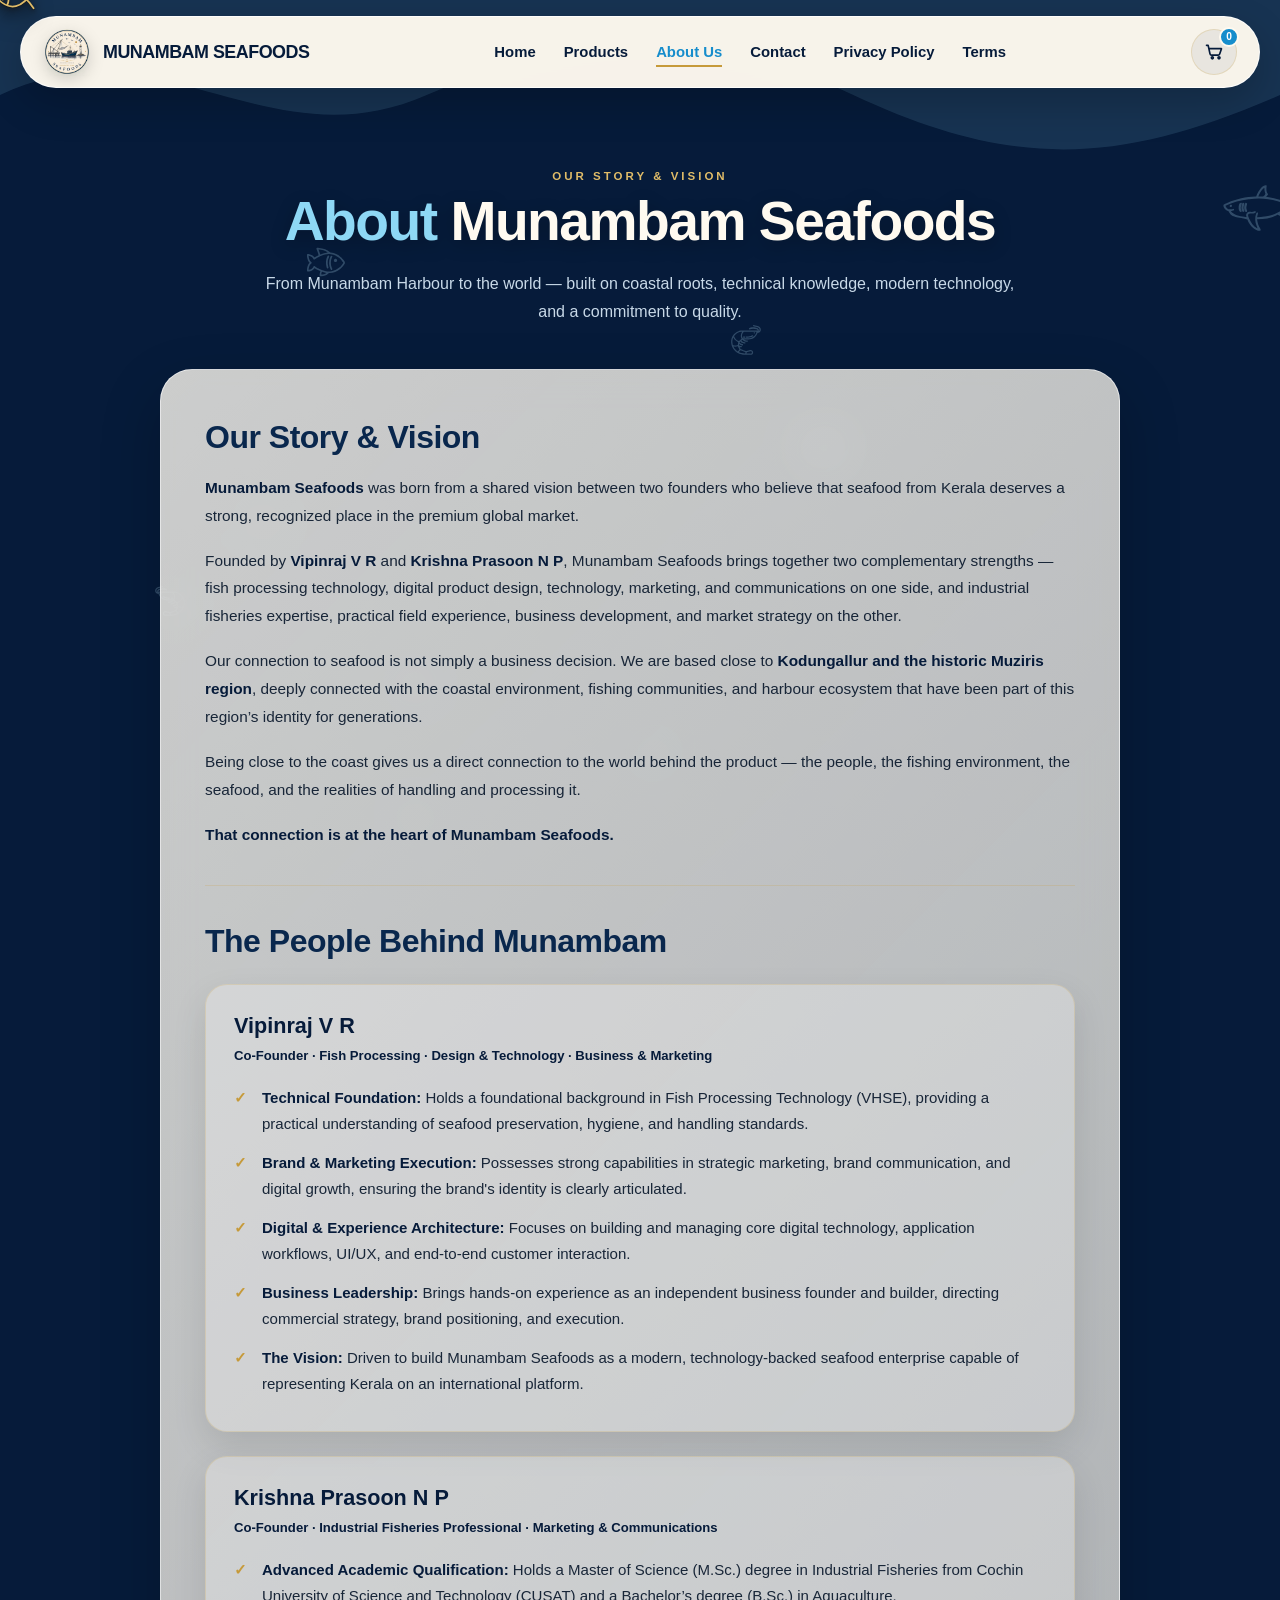
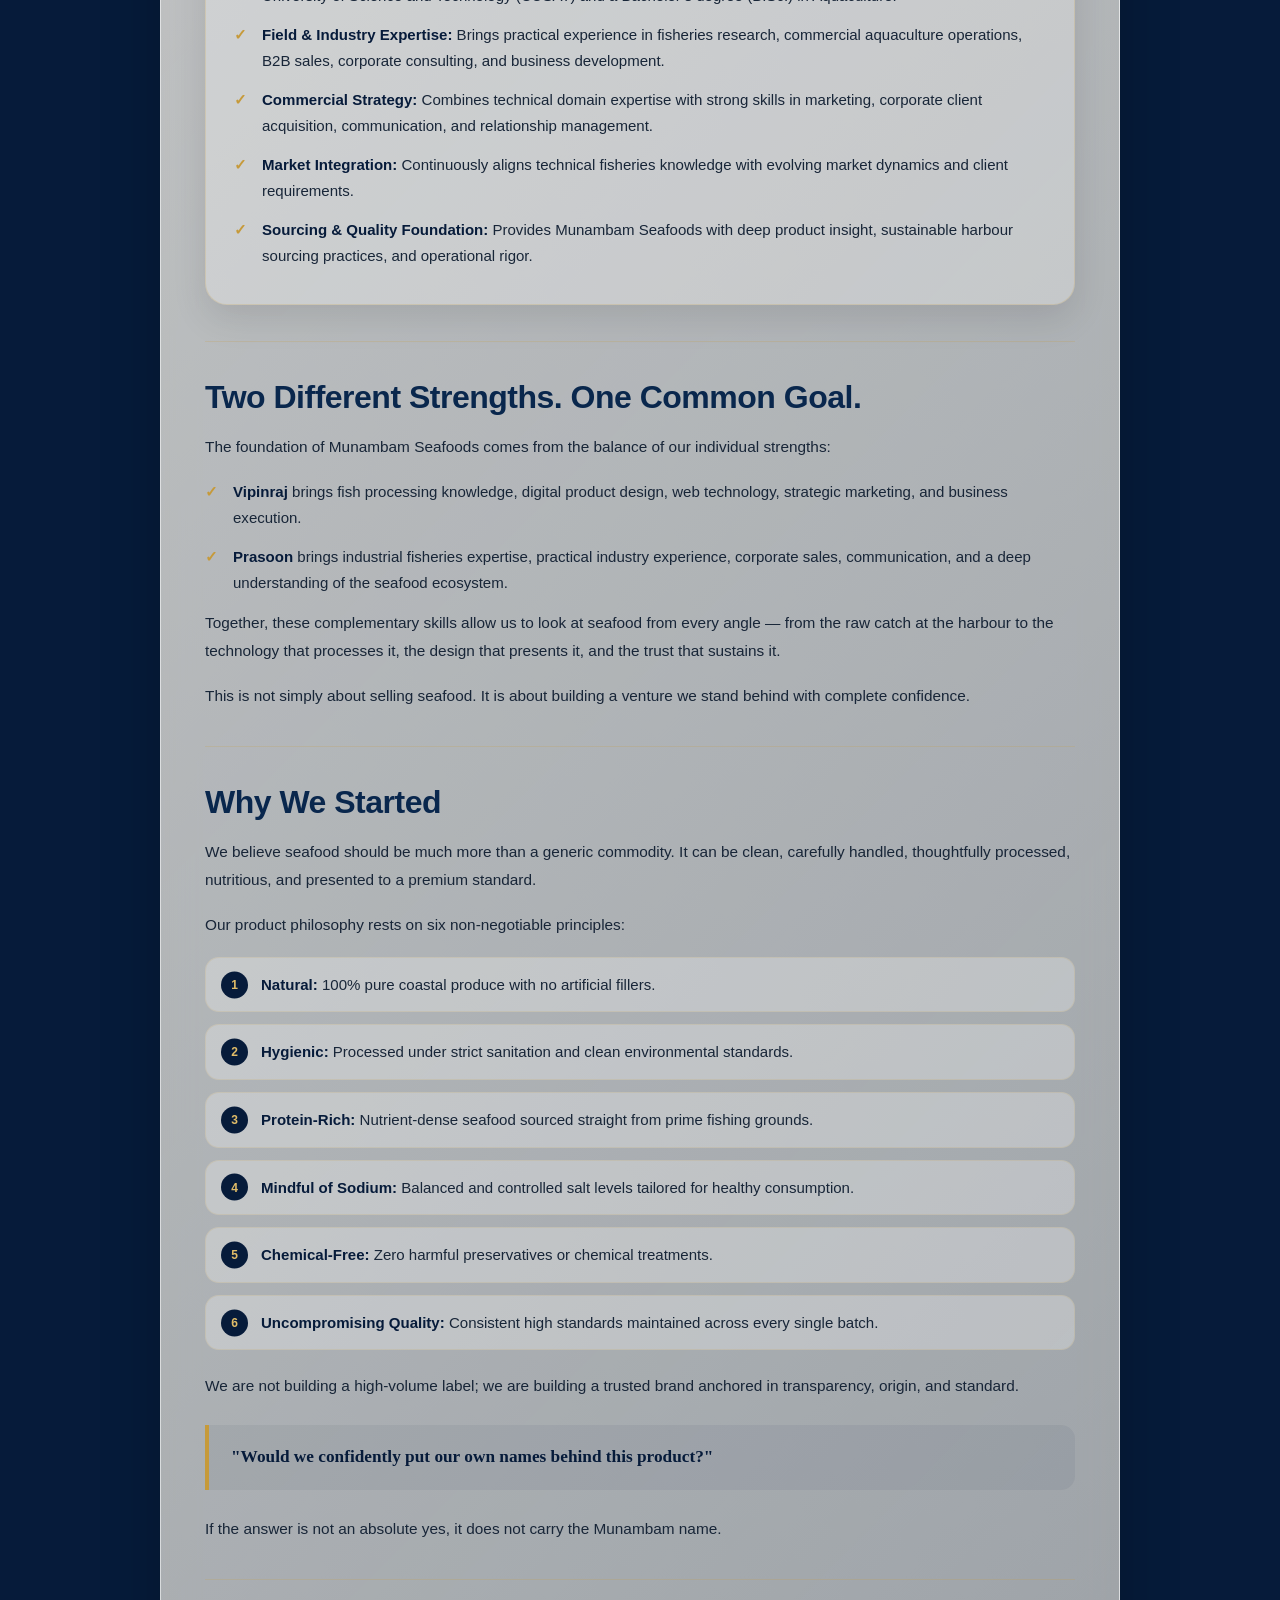
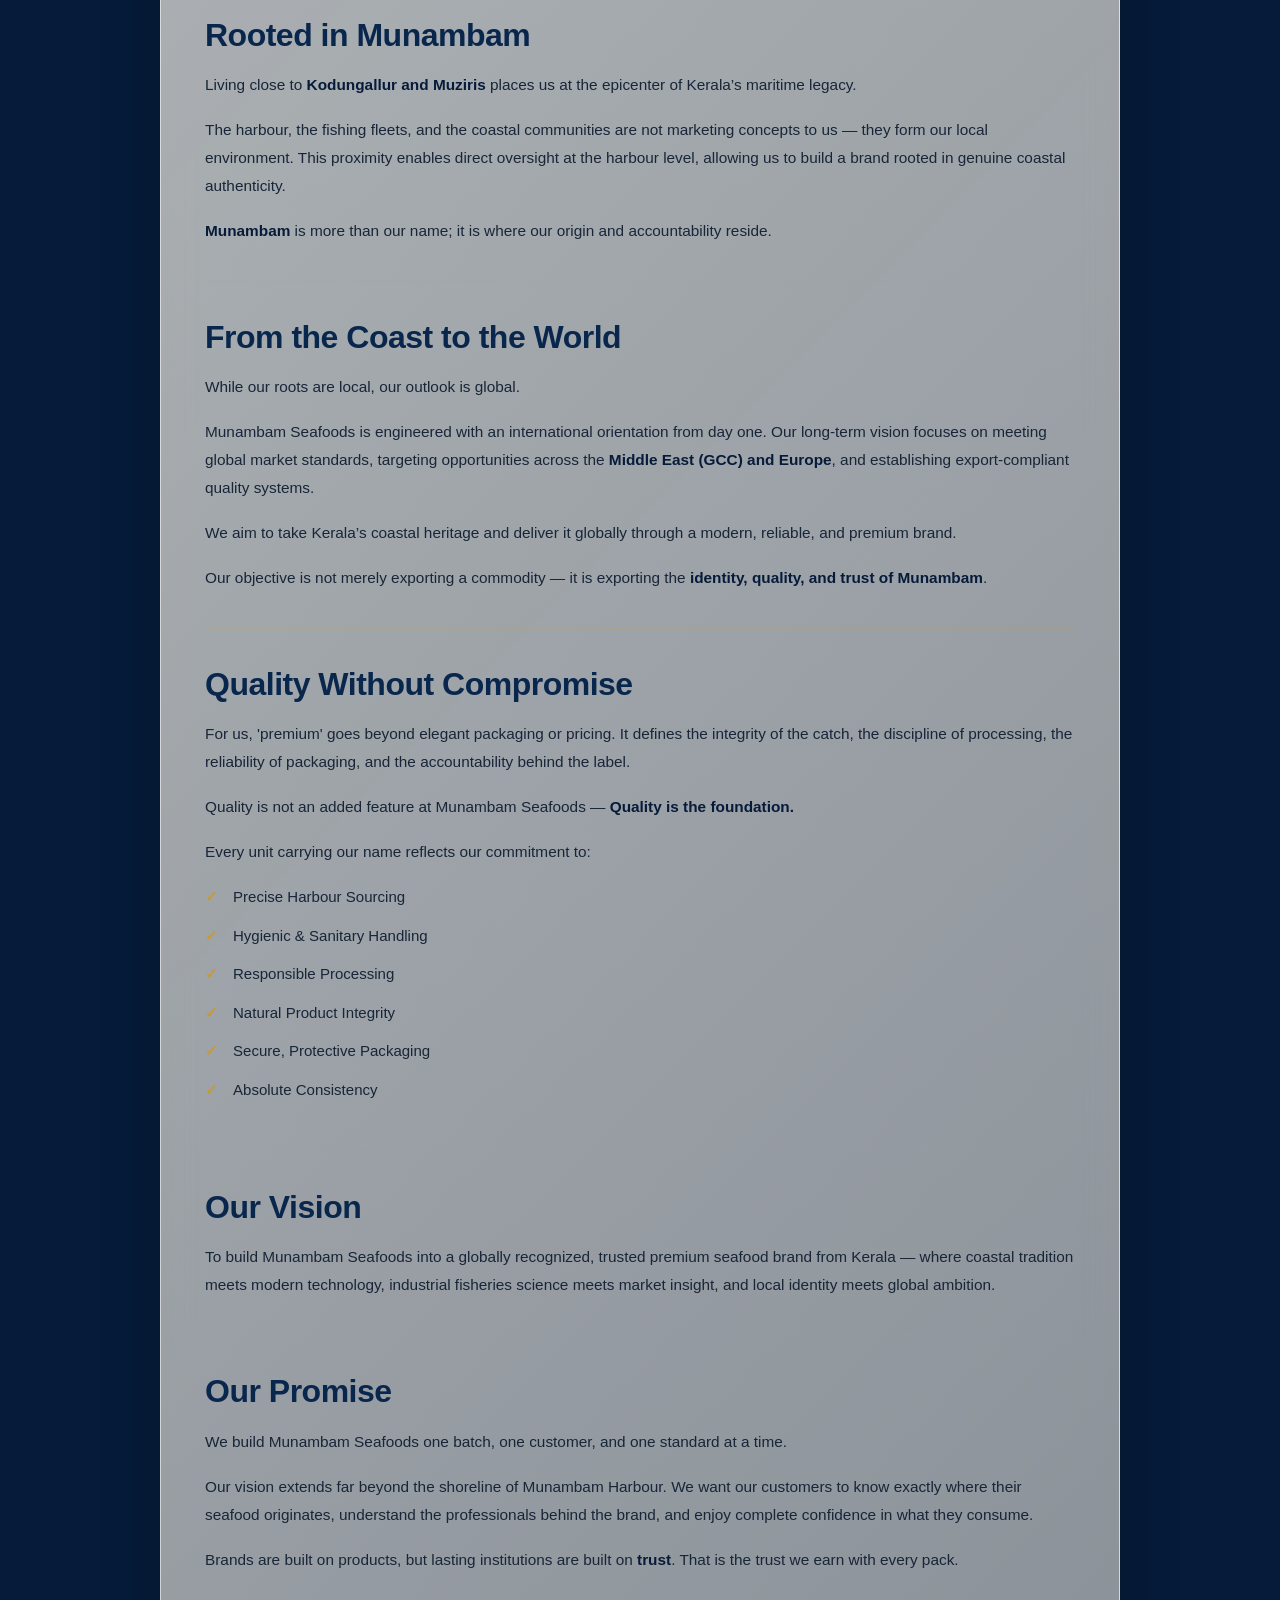
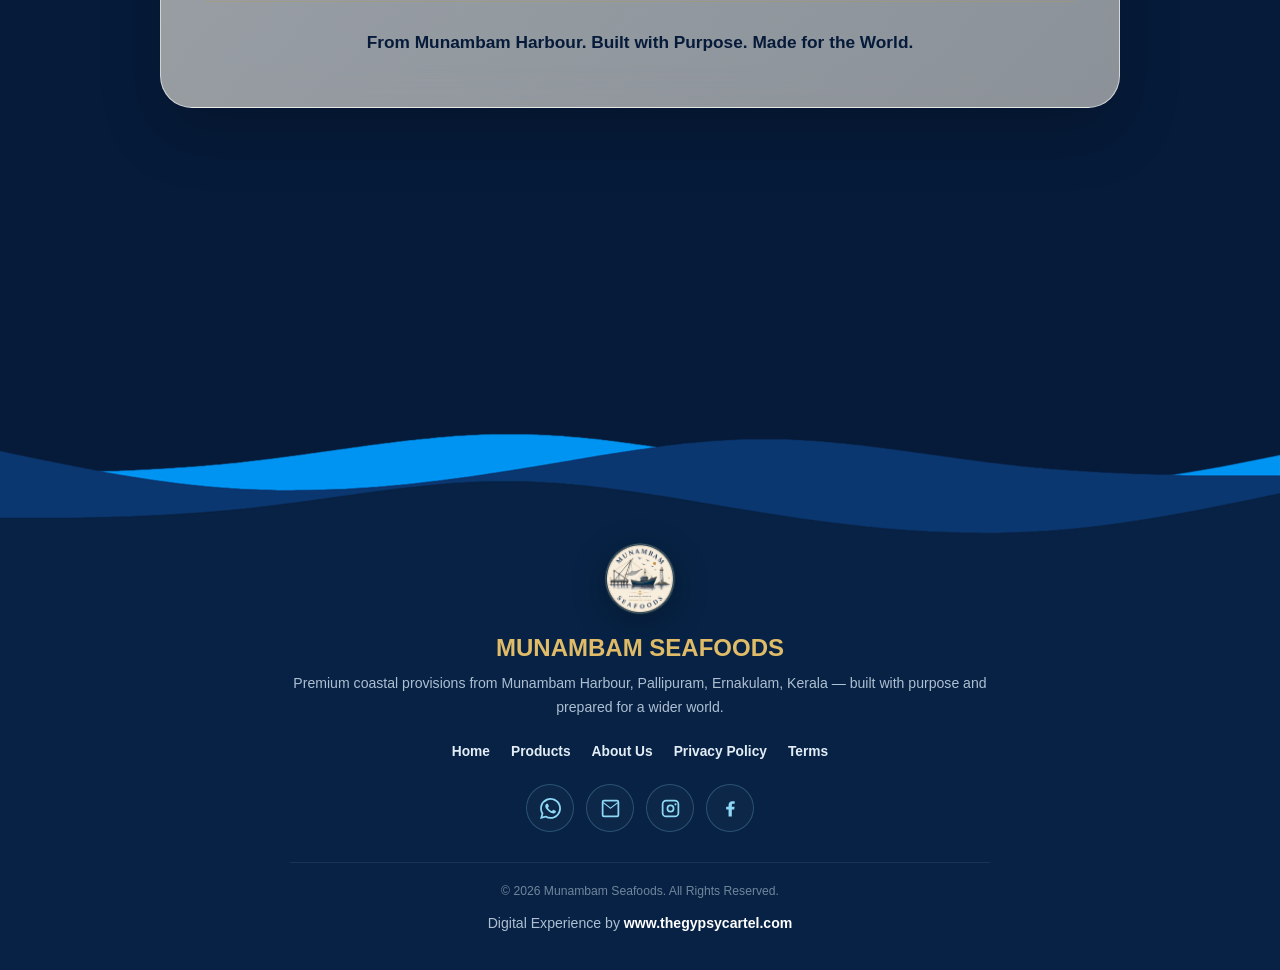
<file: about/index.html>
<!DOCTYPE html>
<html lang="en">
<head>
    <meta charset="UTF-8">

    <meta
        name="viewport"
        content="width=device-width, initial-scale=1.0"
    >

    <title>About Us | Munambam Seafoods - Our Story &amp; Vision</title>

    <meta name="description" content="Learn about Munambam Seafoods, our founders, coastal roots in Munambam, quality philosophy, and global vision.">

    <meta name="keywords" content="Munambam Seafoods, about Munambam Seafoods, Munambam Harbour, Kerala seafood, seafood founders, premium seafood">

    <meta
        name="robots"
        content="index, follow, max-image-preview:large"
    >

    <!-- SECURITY HARDENING
         Keep security controls in the page itself; no public Security tab is required.
         Server-level HTTP headers should still be configured in production where supported. -->
    <meta name="referrer" content="strict-origin-when-cross-origin">
    <meta http-equiv="Content-Security-Policy"
          content="default-src 'self'; base-uri 'self'; object-src 'none'; frame-ancestors 'self'; form-action 'self'; script-src 'self' 'unsafe-inline'; style-src 'self' 'unsafe-inline'; img-src 'self' data: blob:; font-src 'self' data:; connect-src 'self'; media-src 'self'; worker-src 'self' blob:; upgrade-insecure-requests;">
    <meta http-equiv="Permissions-Policy"
          content="camera=(), microphone=(), geolocation=(), payment=(), usb=(), fullscreen=(self)">

    <link rel="canonical" href="https://www.munambamseafoods.online/about/">

    <!-- OPEN GRAPH -->
    <meta
        property="og:type"
        content="website"
    >

    <meta
        property="og:url"
        content="https://www.munambamseafoods.online/about/"
    >

    <meta
        property="og:title"
        content="About Us | Munambam Seafoods - Our Story & Vision"
    >

    <meta
        property="og:description"
        content="Learn about Munambam Seafoods, our founders, coastal roots, quality philosophy and global vision."
    >

    <meta
        property="og:image"
        content="https://www.munambamseafoods.online/assets/MUNAMBAM_Seafood_Logo_HQ.png"
    >

    <!-- FAVICON -->
    <link
        rel="apple-touch-icon"
        sizes="180x180"
        href="/assets/icon/apple-touch-icon.png"
    >

    <link
        rel="icon"
        type="image/png"
        sizes="32x32"
        href="/assets/icon/favicon-32x32.png"
    >

    <link
        rel="icon"
        type="image/png"
        sizes="16x16"
        href="/assets/icon/favicon-16x16.png"
    >

    <link
        rel="manifest"
        href="/assets/icon/site.webmanifest"
    >

    <link
        rel="icon"
        href="/assets/icon/favicon.ico"
    >

    <style>

        /* =========================================================
           MUNAMBAM SEAFOODS
           MASTER HOME THEME
        ========================================================= */

        :root {
            --navy: #061b3a;
            --navy-2: #09274d;
            --navy-3: #0d315c;

            --light-blue: #8ed8f5;
            --light-blue-2: #bdeafa;
            --blue: #168dcc;

            --gold: #c69a3a;
            --gold-light: #e0bc68;

            --cream: #fffaf0;
            --cream-2: #f7f0df;

            --white: #ffffff;
            --black: #101820;

            --text-dark: #142943;
            --text-light: #d9e8f4;
            --muted: #8ea5bd;

            --border-gold:
                rgba(198,154,58,.28);

            --shadow:
                0 24px 60px rgba(0,0,0,.22);

            --shadow-soft:
                0 18px 45px rgba(0,0,0,.16);

            --max:
                1180px;
        }


        /* =========================================================
           RESET
        ========================================================= */

        *,
        *::before,
        *::after {
            box-sizing: border-box;
        }

        html {
            scroll-behavior: smooth;
        }

        /* =========================================================
           CUSTOM CURSOR — SAME WORKING FISH CURSOR
           Desktop/fine-pointer only. The visible SVG cursor carries
           the contrast shadow needed on cream/light backgrounds.
        ========================================================= */
        @media (hover: hover) and (pointer: fine) {
            html,
            body,
            body *,
            body *::before,
            body *::after,
            a,
            a:link,
            a:visited,
            a:hover,
            a:active,
            a:focus,
            button,
            button:hover,
            button:active,
            button:focus,
            input,
            textarea,
            select,
            label,
            summary,
            [role="button"],
            [onclick],
            [tabindex],
            .btn {
                cursor: none !important;
            }

            #fish-cursor {
                display: block !important;
            }
        }

        body {
            margin: 0;
            min-height: 100vh;

            background:
                var(--navy);

            color:
                var(--cream);

            font-family:
                "Segoe UI",
                Arial,
                Helvetica,
                sans-serif;

            overflow-x: hidden;

        }

        body::selection {
            background: var(--gold);
            color: var(--navy);
        }

        img {
            max-width: 100%;
        }

        a {
            color: inherit;
        }


        /* =========================================================
           CUSTOM FISH CURSOR
        ========================================================= */

        #fish-cursor {
            position: fixed;

            left: 0;
            top: 0;

            width: 44px;
            height: 27px;

            pointer-events: none;

            z-index: 99999;

            transform:
                translate3d(-6px,-14px,0);

            will-change:
                transform;
        }

        #fish-cursor svg {
            display: block;

            width: 44px;
            height: 27px;

            /* Stronger 3D shadow so the fish stays visible on cream/light backgrounds */
            filter:
                drop-shadow(
                    0 1px 0
                    rgba(18,24,32,.95)
                )
                drop-shadow(
                    0 2px 2px
                    rgba(18,24,32,.72)
                )
                drop-shadow(
                    0 5px 6px
                    rgba(0,0,0,.42)
                )
                drop-shadow(
                    0 9px 10px
                    rgba(0,0,0,.20)
                );
        }


        /* =========================================================
           MOVING OCEAN OBJECTS
        ========================================================= */

        .ocean-layer {
            position: fixed;

            inset: 0;

            width: 100%;
            height: 100%;

            overflow: hidden;

            pointer-events: none;

            z-index: 1;
        }

        .creature {
            position: absolute;

            display: block;

            pointer-events: none;

            opacity: .24;

            will-change:
                transform;

            user-select: none;

            filter:
                brightness(0)
                saturate(100%)
                invert(82%)
                sepia(10%)
                saturate(750%)
                hue-rotate(158deg)
                brightness(105%)
                contrast(96%);
        }

        .creature img {
            display: block;

            width: 100%;
            height: 100%;

            object-fit: contain;

            pointer-events: none;

            user-select: none;

            -webkit-user-drag: none;
        }

        .wave-decoration {
            position: absolute;

            left: 0;
            top: 0;

            width: 100%;
            height: 180px;

            opacity: .13;

            pointer-events: none;
        }

        .wave-decoration svg {
            display: block;

            width: 100%;
            height: 100%;
        }


        /* =========================================================
           NAVIGATION
        ========================================================= */

        .site-nav {
            position: sticky;

            top: 16px;

            z-index: 5000;

            width:
                min(
                    calc(100% - 32px),
                    1240px
                );

            margin:
                16px auto 0;

            min-height: 72px;

            padding:
                10px 22px;

            display: flex;

            align-items: center;

            justify-content: space-between;

            gap: 25px;

            background:
                rgba(255,250,240,.97);

            border:
                1px solid
                rgba(255,255,255,.85);

            border-radius:
                50px;

            box-shadow:
                0 15px 40px
                rgba(0,0,0,.20);

            backdrop-filter:
                blur(14px);

            -webkit-backdrop-filter:
                blur(14px);
        }

        .brand {
            display: flex;

            align-items: center;

            gap: 12px;

            text-decoration: none;

            flex-shrink: 0;
        }

        .brand img {
            width: 48px;
            height: 48px;

            object-fit: contain;

            filter:
                drop-shadow(
                    0 5px 8px
                    rgba(0,0,0,.16)
                );

            transition:
                transform .25s ease;
        }

        .brand:hover img {
            transform:
                scale(1.06)
                rotate(-2deg);
        }

        .brand-text {
            color:
                var(--navy);

            font-size:
                1.12rem;

            font-weight:
                800;

            letter-spacing:
                -.5px;

            white-space:
                nowrap;
        }

        .nav-links {
            display: flex;

            align-items: center;

            gap: 28px;
        }

        .nav-links a {
            position: relative;

            padding:
                10px 0;

            text-decoration:
                none;

            color:
                var(--navy);

            font-size:
                .93rem;

            font-weight:
                700;

            transition:
                color .2s ease;
        }

        .nav-links a::after {
            content: "";

            position: absolute;

            left: 0;
            bottom: 3px;

            width: 0;
            height: 2px;

            background:
                var(--gold);

            transition:
                width .22s ease;
        }

        .nav-links a:hover,
        .nav-links a.active {
            color:
                var(--blue);
        }

        .nav-links a:hover::after,
        .nav-links a.active::after {
            width: 100%;
        }


        /* =========================================================
           HERO
        ========================================================= */
        .hero {
            position: relative;
            z-index: 2;
            width: min(calc(100% - 32px), 1240px);
            min-height: 650px;
            margin: 8px auto 0;
            padding: 78px 30px 105px;
            display: flex;
            align-items: center;
            justify-content: center;
            text-align: center;
            overflow: visible;
            border-radius: 0;
            background: transparent;
            border: none;
            box-shadow: none;
        }

        .hero::before {
            content: "";
            position: absolute;
            inset: 0;
            pointer-events: none;
            background:
                radial-gradient(circle at 50% 30%, rgba(142,216,245,.13), transparent 27%),
                radial-gradient(ellipse at 50% 100%, rgba(22,141,204,.12), transparent 45%);
            opacity: .85;
            z-index: 0;
        }

        /* Open-ocean landing page: no boxed hero.
           Moving sea objects and the subtle wave layers stay visible behind the copy. */
        .hero::after {
            content: "";
            position: absolute;
            left: -8%;
            right: -8%;
            bottom: -72px;
            height: 125px;
            pointer-events: none;
            background: linear-gradient(
                180deg,
                transparent 0 25%,
                rgba(142,216,245,.035) 25% 31%,
                transparent 31% 100%
            );
            border-radius: 50%;
            z-index: 0;
        }

        .hero-content {
            position: relative;
            z-index: 5;
            isolation: isolate;

            display: flex;

            flex-direction: column;

            align-items: center;
        }
        .hero-logo {
            width: clamp(160px, 19vw, 235px);
            height: clamp(160px, 19vw, 235px);
            object-fit: contain;
            display: block;
            margin-bottom: 26px;
            filter:
                drop-shadow(0 7px 3px rgba(0,0,0,.20))
                drop-shadow(0 16px 12px rgba(0,0,0,.24))
                drop-shadow(0 28px 32px rgba(0,0,0,.30));
            transform: translateZ(0);
            animation: logoFloat 4.5s ease-in-out infinite alternate;
            will-change: transform, filter;
        }

        @keyframes logoFloat {
            from {
                transform:
                    translate3d(0,0,0);
            }

            to {
                transform:
                    translate3d(0,-8px,0);
            }
        }

        .hero-kicker {
            margin:
                0 0 11px;

            color:
                var(--gold-light);

            font-size:
                .76rem;

            font-weight:
                800;

            letter-spacing:
                3.2px;

            text-transform:
                uppercase;
        }

        .hero-title {
            margin:
                0;

            color:
                var(--cream);

            text-shadow:
                0 5px 18px rgba(0,0,0,.26);

            font-size:
                clamp(
                    2.15rem,
                    5vw,
                    4rem
                );

            line-height:
                1.02;

            letter-spacing:
                -1.8px;

            font-weight:
                800;
        }

        .hero-title span {
            color:
                var(--light-blue);
        }

        .hero-description {
            max-width:
                760px;

            margin:
                20px auto 0;

            color:
                #c8d9e8;

            font-size:
                1rem;

            line-height:
                1.8;

            font-weight:
                500;
        }

        .hero-buttons {
            display:
                flex;

            flex-wrap:
                wrap;

            justify-content:
                center;

            gap:
                12px;

            margin-top:
                29px;
        }

        .btn {
            display:
                inline-flex;

            align-items:
                center;

            justify-content:
                center;

            min-height:
                49px;

            padding:
                0 25px;

            border-radius:
                50px;

            text-decoration:
                none;

            font-size:
                .88rem;

            font-weight:
                800;

            transition:
                transform .2s ease,
                box-shadow .2s ease,
                background .2s ease,
                border-color .2s ease;
        }

        .btn-primary {
            background:
                var(--gold);

            color:
                var(--navy);

            box-shadow:
                0 12px 28px
                rgba(198,154,58,.22);
        }

        .btn-primary:hover {
            transform:
                translate3d(0,-3px,0);

            background:
                var(--gold-light);

            box-shadow:
                0 17px 32px
                rgba(198,154,58,.28);
        }

        .btn-secondary {
            background:
                rgba(255,255,255,.06);

            color:
                var(--cream);

            border:
                1px solid
                rgba(142,216,245,.30);
        }

        .btn-secondary:hover {
            transform:
                translate3d(0,-3px,0);

            background:
                rgba(142,216,245,.12);

            border-color:
                var(--light-blue);

            box-shadow:
                0 12px 25px
                rgba(0,0,0,.18);
        }


        /* =========================================================
           QUALITY STRIP
        ========================================================= */

        .quality-strip {
            position:
                relative;

            z-index:
                8;

            width:
                min(
                    calc(100% - 48px),
                    1080px
                );

            margin:
                -34px auto 0;

            display:
                grid;

            grid-template-columns:
                repeat(4,1fr);

            background:
                linear-gradient(
                    135deg,
                    rgba(255,250,240,.78),
                    rgba(247,240,223,.58)
                );

            border:
                1px solid
                rgba(255,255,255,.55);

            backdrop-filter:
                blur(18px)
                saturate(115%);

            -webkit-backdrop-filter:
                blur(18px)
                saturate(115%);

            border-radius:
                22px;

            box-shadow:
                var(--shadow);

            overflow:
                hidden;
        }

        .quality-item {
            padding:
                23px 15px;

            text-align:
                center;

            border-right:
                1px solid
                rgba(198,154,58,.20);
        }

        .quality-item:last-child {
            border-right:
                none;
        }

        .quality-number {
            display:
                block;

            color:
                var(--gold);

            font-size:
                1.05rem;

            font-weight:
                850;

            margin-bottom:
                5px;
        }

        .quality-label {
            color:
                var(--navy);

            font-size:
                .74rem;

            font-weight:
                800;

            letter-spacing:
                .8px;

            text-transform:
                uppercase;
        }


        /* =========================================================
           MAIN QUALITY SECTION
        ========================================================= */

        .section {
            position:
                relative;

            z-index:
                2;

            width:
                min(
                    calc(100% - 32px),
                    var(--max)
                );

            margin:
                0 auto;

            padding:
                100px 20px 35px;
        }

        .section-heading {
            text-align:
                center;

            margin-bottom:
                42px;
        }

        .eyebrow {
            display:
                inline-block;

            margin-bottom:
                10px;

            color:
                var(--gold-light);

            font-size:
                .72rem;

            font-weight:
                850;

            text-transform:
                uppercase;

            letter-spacing:
                3px;
        }

        .section-heading h2 {
            margin:
                0;

            color:
                var(--cream);

            font-size:
                clamp(
                    1.85rem,
                    4vw,
                    2.75rem
                );

            line-height:
                1.1;

            letter-spacing:
                -1px;

            font-weight:
                800;
        }

        .section-heading p {
            max-width:
                700px;

            margin:
                15px auto 0;

            color:
                #9fb5c9;

            line-height:
                1.75;

            font-size:
                .96rem;
        }


        /* =========================================================
           FEATURE CARDS
        ========================================================= */

        .features {
            display:
                grid;

            grid-template-columns:
                1fr;

            gap:
                20px;

            max-width:
                850px;

            margin:
                0 auto;
        }

        .feature {
            position:
                relative;

            padding:
                30px 32px 31px;

            background:
                linear-gradient(
                    135deg,
                    rgba(255,250,240,.76),
                    rgba(247,240,223,.54)
                );

            border:
                1px solid
                rgba(255,255,255,.58);

            backdrop-filter:
                blur(18px)
                saturate(115%);

            -webkit-backdrop-filter:
                blur(18px)
                saturate(115%);

            border-radius:
                25px;

            box-shadow:
                var(--shadow-soft);

            overflow:
                hidden;

            transition:
                transform .25s ease,
                box-shadow .25s ease;
        }

        .feature::before {
            content:
                "";

            position:
                absolute;

            left:
                0;

            top:
                0;

            width:
                5px;

            height:
                100%;

            background:
                linear-gradient(
                    180deg,
                    var(--gold),
                    var(--light-blue)
                );
        }

        .feature:hover {
            transform:
                translate3d(0,-5px,0);

            box-shadow:
                0 25px 55px
                rgba(0,0,0,.22);
        }

        .feature-top {
            display:
                block;

            margin-bottom:
                12px;
        }

        .feature-icon {
            width:
                43px;

            height:
                43px;

            flex:
                0 0 43px;

            display:
                none;

            place-items:
                center;

            border-radius:
                50%;

            color:
                var(--gold);

            background:
                var(--cream-2);

            border:
                1px solid
                rgba(198,154,58,.28);

            font-size:
                .8rem;

            font-weight:
                900;
        }

        .feature h3 {
            margin:
                0;

            color:
                var(--navy);

            font-size:
                1.25rem;

            line-height:
                1.25;

            font-weight:
                800;
        }

        .feature p {
            margin:
                0;

            color:
                #52677f;

            font-size:
                .93rem;

            line-height:
                1.75;
        }

        .feature-extra {
            display:
                block;

            margin-top:
                8px;

            color:
                var(--navy-3);

            font-size:
                .86rem;

            font-weight:
                650;
        }


        /* =========================================================
           BRAND STORY
        ========================================================= */

        .story {
            position:
                relative;

            z-index:
                2;

            width:
                min(
                    calc(100% - 32px),
                    1050px
                );

            margin:
                75px auto 100px;

            padding:
                70px 30px;

            text-align:
                center;

            background:
                linear-gradient(
                    135deg,
                    rgba(255,250,240,.80),
                    rgba(247,240,223,.56)
                );

            border:
                1px solid
                rgba(255,255,255,.60);

            backdrop-filter:
                blur(20px)
                saturate(120%);

            -webkit-backdrop-filter:
                blur(20px)
                saturate(120%);

            border-radius:
                32px;

            box-shadow:
                var(--shadow);
        }

        /* Story tagline — keep it clearly readable on the glass card */
        .story .eyebrow {
            color: var(--navy);
        }

        .story-logo {
            display: block;
            margin-left: auto;
            margin-right: auto;
            width:
                82px;

            height:
                82px;

            object-fit:
                contain;

            margin-bottom:
                18px;

            filter:
                drop-shadow(
                    0 9px 15px
                    rgba(0,0,0,.18)
                );
        }

        .story h2 {
            margin:
                0 auto;

            color:
                var(--navy);

            font-size:
                clamp(
                    1.8rem,
                    4vw,
                    2.5rem
                );

            line-height:
                1.15;

            font-weight:
                800;
        }

        .story p {
            margin-left: auto;
            margin-right: auto;
            max-width:
                720px;

            margin:
                17px auto 28px;

            color:
                #52677f;

            font-size:
                .97rem;

            line-height:
                1.8;
        }


        /* =========================================================
           REFERENCE FOOTER WAVE
           Exact supplied 1920x1080 footer artwork.
           No other page styling is changed.
        ========================================================= */

        .footer {
            position:
                relative;

            z-index:
                3;

            background:
                #072244;

            color:
                var(--white);

            padding:
                clamp(240px, calc(36.15vw - 120px), 574px) 20px 34px;

            text-align:
                center;

            overflow:
                hidden;
        }

        .footer-reference-wave {
            position:
                absolute;

            top:
                0;

            left:
                0;

            width:
                100%;

            height:
                auto;

            display:
                block;

            max-width:
                none;

            pointer-events:
                none;

            user-select:
                none;

            z-index:
                1;
        }

        .footer-content {
            position:
                relative;

            z-index:
                5;

            max-width:
                850px;

            margin:
                0 auto;
        }

        .footer-logo {
            width:
                76px;

            height:
                76px;

            object-fit:
                contain;

            margin-bottom:
                13px;

            filter:
                drop-shadow(
                    0 8px 16px
                    rgba(0,0,0,.25)
                );
        }

        .footer h3 {
            margin:
                0;

            color:
                var(--gold-light);

            font-size:
                1.5rem;

            font-weight:
                800;
        }

        .footer p {
            margin:
                10px auto 0;

            max-width:
                700px;

            color:
                #aebfd2;

            font-size:
                .88rem;

            line-height:
                1.7;
        }

        .footer-links {
            display:
                flex;

            flex-wrap:
                wrap;

            justify-content:
                center;

            gap:
                21px;

            margin:
                25px 0;
        }

        .footer-links a {
            color:
                #e2edf6;

            text-decoration:
                none;

            font-size:
                .86rem;

            font-weight:
                650;

            transition:
                color .2s ease;
        }

        .footer-links a:hover {
            color:
                var(--gold-light);
        }

        .footer-contact {
            display:
                flex;

            justify-content:
                center;

            flex-wrap:
                wrap;

            gap:
                12px;

            margin:
                20px 0;
        }

        /* ICON-ONLY SOCIAL / CONTACT LINKS */
        .contact-link {
            width: 48px;
            height: 48px;
            padding: 0;

            display: inline-flex;
            align-items: center;
            justify-content: center;

            border: 1px solid rgba(142,216,245,.24);
            border-radius: 50%;

            color: var(--light-blue);
            background: rgba(255,255,255,.025);

            text-decoration: none;

            transition:
                transform .22s ease,
                background .22s ease,
                border-color .22s ease,
                color .22s ease,
                box-shadow .22s ease;
        }

        .contact-link svg {
            width: 21px;
            height: 21px;
            display: block;
            fill: currentColor;
            stroke: currentColor;
            stroke-width: 0;
            transition: transform .22s ease;
        }

        .contact-link:hover {
            background: rgba(142,216,245,.10);
            border-color: var(--light-blue);
            color: var(--white);
            transform: translate3d(0,-3px,0);
            box-shadow: 0 10px 24px rgba(0,0,0,.20);
        }

        .contact-link:hover svg {
            transform: scale(1.08);
        }

        .contact-link:focus-visible {
            outline: 2px solid var(--light-blue);
            outline-offset: 4px;
        }

        .copyright {
            margin-top:
                30px !important;

            padding-top:
                18px;

            border-top:
                1px solid
                rgba(255,255,255,.08);

            font-size:
                .76rem !important;

            color:
                #71869c !important;
        }


        /* =========================================================
           DIGITAL EXPERIENCE CREDIT
        ========================================================= */

        .studio-credit {
            margin: 7px 0 0;
            color: #71869c;
            font-size: 11px;
            line-height: 1.5;
            text-align: center;
        }

        .studio-credit a {
            color: var(--white);
            text-decoration: none;
            font-weight: 600;
        }

        .studio-credit a:hover {
            color: var(--white);
        }


        /* =========================================================
           FOCUS
        ========================================================= */

        a:focus-visible {
            outline:
                2px solid
                var(--gold);

            outline-offset:
                4px;

            border-radius:
                4px;
        }


        /* =========================================================
           MOBILE
        ========================================================= */

        @media (max-width: 850px) {

            .site-nav {
                width:
                    calc(100% - 20px);

                top:
                    10px;

                margin-top:
                    10px;

                padding:
                    9px 15px;
            }

            .brand-text {
                font-size:
                    .98rem;
            }

            .brand img {
                width:
                    42px;

                height:
                    42px;
            }

            .nav-links {
                display: none;
            }

            .nav-toggle {
                display: inline-flex;
            }

            .hero {
                width:
                    calc(100% - 20px);

                min-height:
                    590px;

                padding:
                    55px 20px 95px;

                margin-top:
                    4px;
            }

            .quality-strip {
                grid-template-columns:
                    repeat(2,1fr);

                margin-top:
                    -25px;
            }

            .quality-item:nth-child(2) {
                border-right:
                    none;
            }

            .quality-item:nth-child(-n+2) {
                border-bottom:
                    1px solid
                    rgba(198,154,58,.20);
            }
        }


        @media (max-width: 620px) {

            .site-nav {
                border-radius:
                    25px;

                min-height:
                    62px;
            }

            .brand-text {
                display:
                    none;
            }

            .brand img {
                width:
                    44px;

                height:
                    44px;
            }

            .hero {
                margin-top:
                    12px;

                border-radius:
                    0;

                min-height:
                    575px;
            }

            .hero-logo {
                width:
                    165px;

                height:
                    165px;
            }

            .hero-kicker {
                font-size:
                    .62rem;

                letter-spacing:
                    2px;
            }

            .hero-title {
                font-size:
                    2rem;
            }

            .hero-description {
                font-size:
                    .87rem;

                line-height:
                    1.65;
            }

            .hero-buttons {
                flex-direction:
                    column;

                width:
                    min(100%,280px);
            }

            .btn {
                width:
                    100%;
            }

            .quality-strip {
                width:
                    calc(100% - 28px);

                border-radius:
                    18px;
            }

            .quality-item {
                padding:
                    18px 8px;
            }

            .quality-number {
                font-size:
                    .86rem;
            }

            .quality-label {
                font-size:
                    .60rem;
            }

            .section {
                width:
                    calc(100% - 20px);

                padding:
                    75px 10px 20px;
            }

            .feature {
                padding:
                    25px 23px 27px;
            }

            .feature h3 {
                font-size:
                    1.1rem;
            }

            .feature p {
                font-size:
                    .87rem;
            }

            .story {
                width:
                    calc(100% - 20px);

                margin:
                    55px auto 75px;

                padding:
                    50px 20px;
            }

            .story p {
                font-size:
                    .88rem;
            }

            .footer {
                padding:
                    120px 15px 25px;
            }

            .footer-links {
                gap:
                    14px;
            }

            .footer-contact {
                flex-direction: row;
                align-items: center;
                justify-content: center;
            }

            .contact-link {
                width: 44px;
                height: 44px;
            }

            .contact-link svg {
                width: 19px;
                height: 19px;
            }
        }


        /* =========================================================
           TOUCH DEVICES
        ========================================================= */

        @media (hover: none) and (pointer: coarse) {
            html,
            body,
            body *,
            body *::before,
            body *::after,
            a,
            button,
            input,
            textarea,
            select,
            label,
            summary,
            [role="button"],
            [onclick],
            [tabindex] {
                cursor: auto !important;
            }

            #fish-cursor {
                display: none !important;
            }
        }


        /* =========================================================
           REDUCED MOTION
        ========================================================= */

        @media (prefers-reduced-motion: reduce) {

            html {
                scroll-behavior:
                    auto;
            }

            *,
            *::before,
            *::after {
                animation-duration:
                    .01ms !important;

                animation-iteration-count:
                    1 !important;

                transition-duration:
                    .01ms !important;
            }
        }

    

        /* ALWAYS-VISIBLE SHOPPING CART */
        .cart-link{
            position:relative;
            width:46px;
            height:46px;
            flex:0 0 46px;
            display:inline-flex;
            align-items:center;
            justify-content:center;
            color:var(--navy);
            background:rgba(6,27,58,.06);
            border:1px solid rgba(198,154,58,.22);
            border-radius:50%;
            text-decoration:none;
            transition:.2s ease;
        }

        .cart-link:hover{
            background:var(--gold);
            transform:translateY(-2px);
        }

        .cart-link svg{
            width:20px;
            height:20px;
            display:block;
            fill:none;
            stroke:currentColor;
            stroke-width:2;
            stroke-linecap:round;
            stroke-linejoin:round;
        }

        .cart-count{
            position:absolute;
            top:-3px;
            right:-3px;
            min-width:20px;
            height:20px;
            padding:0 5px;
            display:grid;
            place-items:center;
            border-radius:20px;
            background:var(--blue);
            color:#fff;
            font-size:.64rem;
            font-weight:800;
            border:2px solid var(--cream);
            line-height:1;
        }

        @media (max-width: 850px){
            .cart-link{
                width:42px;
                height:42px;
                flex-basis:42px;
            }
        }

        @media (max-width: 620px){
            .site-nav{
                gap:12px;
            }

            .cart-link{
                width:40px;
                height:40px;
                flex-basis:40px;
            }

            .cart-link svg{
                width:18px;
                height:18px;
            }

            .cart-count{
                min-width:18px;
                height:18px;
                font-size:.58rem;
            }

            .nav-toggle {
                width: 40px;
                height: 40px;
            }
        }


        /* =========================================================
           HAMBURGER + MOBILE SIDE DRAWER
           Same links as desktop. Visible only ≤850px.
        ========================================================= */

        .nav-toggle {
            display: none;
            position: relative;
            width: 42px;
            height: 42px;
            flex: 0 0 42px;
            align-items: center;
            justify-content: center;
            margin: 0;
            padding: 0;
            border: 1px solid rgba(198,154,58,.22);
            border-radius: 50%;
            background: rgba(6,27,58,.06);
            color: var(--navy);
            transition: background .2s ease, transform .2s ease, border-color .2s ease;
            z-index: 5100;
        }

        .nav-toggle:hover {
            background: var(--gold);
            border-color: var(--gold);
            transform: translateY(-2px);
        }

        .nav-toggle:focus-visible {
            outline: 2px solid var(--gold);
            outline-offset: 3px;
        }

        .nav-toggle-bars {
            display: block;
            width: 18px;
            height: 14px;
            position: relative;
        }

        .nav-toggle-bars span {
            position: absolute;
            left: 0;
            width: 100%;
            height: 2px;
            border-radius: 2px;
            background: currentColor;
            transition: transform .28s ease, opacity .2s ease, top .28s ease;
        }

        .nav-toggle-bars span:nth-child(1) { top: 0; }
        .nav-toggle-bars span:nth-child(2) { top: 6px; }
        .nav-toggle-bars span:nth-child(3) { top: 12px; }

        .nav-toggle[aria-expanded="true"] .nav-toggle-bars span:nth-child(1) {
            top: 6px;
            transform: rotate(45deg);
        }

        .nav-toggle[aria-expanded="true"] .nav-toggle-bars span:nth-child(2) {
            opacity: 0;
        }

        .nav-toggle[aria-expanded="true"] .nav-toggle-bars span:nth-child(3) {
            top: 6px;
            transform: rotate(-45deg);
        }

        .nav-drawer-backdrop {
            position: fixed;
            inset: 0;
            z-index: 6000;
            background: rgba(6, 27, 58, .55);
            backdrop-filter: blur(4px);
            -webkit-backdrop-filter: blur(4px);
            opacity: 0;
            visibility: hidden;
            pointer-events: none;
            transition: opacity .28s ease, visibility .28s ease;
        }

        .nav-drawer-backdrop.is-open {
            opacity: 1;
            visibility: visible;
            pointer-events: auto;
        }

        .nav-drawer {
            position: fixed;
            top: 0;
            right: 0;
            z-index: 6100;
            width: min(320px, 86vw);
            height: 100%;
            height: 100dvh;
            margin: 0;
            padding: 0;
            background: linear-gradient(
                165deg,
                rgba(255,250,240,.98),
                rgba(247,240,223,.96)
            );
            border-left: 1px solid rgba(255,255,255,.7);
            box-shadow: -18px 0 50px rgba(0,0,0,.28);
            transform: translate3d(105%, 0, 0);
            transition: transform .32s cubic-bezier(.22, 1, .36, 1);
            display: flex;
            flex-direction: column;
            overflow: hidden;
            visibility: hidden;
        }

        .nav-drawer.is-open {
            transform: translate3d(0, 0, 0);
            visibility: visible;
        }

        .nav-drawer-header {
            display: flex;
            align-items: center;
            justify-content: space-between;
            gap: 12px;
            padding: 18px 18px 14px;
            border-bottom: 1px solid rgba(198,154,58,.18);
            flex-shrink: 0;
        }

        .nav-drawer-brand {
            display: flex;
            align-items: center;
            gap: 10px;
            text-decoration: none;
            color: var(--navy);
            font-size: .95rem;
            font-weight: 800;
            letter-spacing: -.3px;
        }

        .nav-drawer-brand img {
            width: 40px;
            height: 40px;
            object-fit: contain;
        }

        .nav-drawer-close {
            width: 40px;
            height: 40px;
            flex: 0 0 40px;
            display: grid;
            place-items: center;
            border: 1px solid rgba(198,154,58,.22);
            border-radius: 50%;
            background: rgba(6,27,58,.06);
            color: var(--navy);
            transition: background .2s ease, transform .2s ease;
        }

        .nav-drawer-close:hover {
            background: var(--gold);
            transform: translateY(-1px);
        }

        .nav-drawer-close:focus-visible {
            outline: 2px solid var(--gold);
            outline-offset: 3px;
        }

        .nav-drawer-close svg {
            width: 18px;
            height: 18px;
            display: block;
        }

        .nav-drawer-links {
            flex: 1;
            overflow-y: auto;
            overscroll-behavior: contain;
            padding: 12px 14px 24px;
            display: flex;
            flex-direction: column;
            gap: 4px;
            -webkit-overflow-scrolling: touch;
        }

        .nav-drawer-links a {
            display: flex;
            align-items: center;
            min-height: 48px;
            padding: 12px 16px;
            border-radius: 14px;
            text-decoration: none;
            color: var(--navy);
            font-size: .95rem;
            font-weight: 700;
            transition: background .2s ease, color .2s ease;
        }

        .nav-drawer-links a:hover,
        .nav-drawer-links a:focus-visible {
            background: rgba(6,27,58,.07);
            color: var(--blue);
            outline: none;
        }

        .nav-drawer-links a.active {
            background: rgba(198,154,58,.14);
            color: var(--navy);
            box-shadow: inset 3px 0 0 var(--gold);
        }

        .nav-drawer-footer {
            flex-shrink: 0;
            padding: 14px 18px 22px;
            border-top: 1px solid rgba(198,154,58,.18);
        }

        .nav-drawer-cart {
            display: flex;
            align-items: center;
            justify-content: center;
            gap: 10px;
            min-height: 48px;
            padding: 0 18px;
            border-radius: 50px;
            background: var(--gold);
            color: var(--navy);
            text-decoration: none;
            font-size: .9rem;
            font-weight: 800;
            box-shadow: 0 10px 24px rgba(198,154,58,.22);
            transition: background .2s ease, transform .2s ease;
        }

        .nav-drawer-cart:hover {
            background: var(--gold-light);
            transform: translateY(-2px);
        }

        .nav-drawer-cart svg {
            width: 20px;
            height: 20px;
            fill: none;
            stroke: currentColor;
            stroke-width: 2;
            stroke-linecap: round;
            stroke-linejoin: round;
        }

        body.nav-drawer-open {
            overflow: hidden;
        }

        @media (hover: none) and (pointer: coarse) {
            .nav-toggle,
            .nav-drawer-close,
            .nav-drawer-cart {
                cursor: auto !important;
            }
        }

        @media (min-width: 851px) {
            .nav-toggle,
            .nav-drawer,
            .nav-drawer-backdrop {
                display: none !important;
            }
        }

        @media (max-width: 850px) {
            .nav-links {
                display: none !important;
            }

            .nav-toggle {
                display: inline-flex !important;
            }
        }

</style>
<style>
/* =========================================================
   ABOUT PAGE
   Same Home theme, same ocean background, same typography.
========================================================= */

.about-main {
    position: relative;
    z-index: 2;
    width: min(calc(100% - 32px), var(--max));
    margin: 0 auto;
    padding: 78px 20px 90px;
}

.about-intro {
    max-width: 850px;
    margin: 0 auto 42px;
    text-align: center;
}

.about-intro h1 .about-title-light {
    color: var(--light-blue);
}

.about-intro h1 {
    margin: 0;
    color: var(--cream);
    font-size: clamp(2.15rem, 5vw, 3.45rem);
    line-height: 1.08;
    letter-spacing: -1.5px;
    font-weight: 800;
    text-shadow: 0 5px 18px rgba(0,0,0,.26);
}

.about-intro p {
    max-width: 760px;
    margin: 18px auto 0;
    color: #c8d9e8;
    font-size: 1rem;
    line-height: 1.8;
}

.about-container {
    width: min(100%, 960px);
    margin: 0 auto;
    padding: 48px 44px;
    background: linear-gradient(
        135deg,
        rgba(255,250,240,.80),
        rgba(247,240,223,.56)
    );
    border: 1px solid rgba(255,255,255,.60);
    backdrop-filter: blur(20px) saturate(120%);
    -webkit-backdrop-filter: blur(20px) saturate(120%);
    border-radius: 32px;
    box-shadow: var(--shadow);
    color: var(--black);
}

.about-block {
    padding: 0 0 36px;
    margin: 0 0 36px;
    border-bottom: 1px solid rgba(198,154,58,.20);
}

.about-block:last-child {
    margin-bottom: 0;
    padding-bottom: 0;
    border-bottom: 0;
}

.about-block h2 {
    margin: 0 0 17px;
    color: var(--navy-2);
    font-size: clamp(1.45rem, 3vw, 2rem);
    line-height: 1.2;
    letter-spacing: -.5px;
    font-weight: 800;
}

.about-block p {
    margin: 0 0 17px;
    color: #182638;
    font-size: .96rem;
    line-height: 1.82;
}

.about-block p:last-child {
    margin-bottom: 0;
}

.about-block strong {
    color: var(--navy);
}

.founder-card {
    margin-top: 24px;
    padding: 28px 28px 22px;
    background: rgba(255,255,255,.28);
    border: 1px solid rgba(198,154,58,.20);
    border-radius: 22px;
    box-shadow: 0 14px 35px rgba(0,0,0,.10);
}

.founder-card h3 {
    margin: 0 0 6px;
    color: var(--navy);
    font-size: 1.35rem;
    line-height: 1.25;
    font-weight: 800;
}

.founder-role {
    margin-bottom: 17px !important;
    color: var(--navy-3) !important;
    font-size: .82rem !important;
    line-height: 1.55 !important;
}

.about-block ul {
    list-style: none;
    margin: 18px 0 0;
    padding: 0;
}

.about-block ul li {
    position: relative;
    margin: 0 0 12px;
    padding-left: 28px;
    color: #182638;
    font-size: .94rem;
    line-height: 1.76;
}

.about-block ul li::before {
    content: "✓";
    position: absolute;
    left: 0;
    top: 0;
    color: var(--gold);
    font-weight: 900;
}

.principles {
    list-style: none;
    counter-reset: principle;
    margin: 18px 0 22px;
    padding: 0;
}

.principles li {
    position: relative;
    counter-increment: principle;
    margin: 0 0 12px;
    padding: 14px 16px 14px 55px;
    background: rgba(255,255,255,.27);
    border: 1px solid rgba(198,154,58,.14);
    border-radius: 14px;
    color: #182638;
    font-size: .94rem;
    line-height: 1.7;
}

.principles li::before {
    content: counter(principle);
    position: absolute;
    left: 15px;
    top: 50%;
    transform: translateY(-50%);
    width: 27px;
    height: 27px;
    display: grid;
    place-items: center;
    border-radius: 50%;
    background: var(--navy);
    color: var(--gold-light);
    font-size: .75rem;
    font-weight: 900;
}

.about-block blockquote {
    margin: 25px 0;
    padding: 18px 22px;
    border-left: 4px solid var(--gold);
    border-radius: 0 14px 14px 0;
    background: rgba(6,27,58,.055);
    color: var(--navy);
    font-family: Georgia, serif;
    font-size: 1.08rem;
    line-height: 1.65;
}

.about-signoff {
    margin-top: 28px !important;
    padding-top: 25px;
    border-top: 1px solid rgba(198,154,58,.25);
    text-align: center;
    color: var(--navy) !important;
    font-family: var(--font-heading);
    font-size: 1.08rem !important;
}

@media (max-width: 768px) {
    .about-main {
        padding: 55px 8px 70px;
    }

    .about-container {
        padding: 32px 22px;
        border-radius: 24px;
    }

    .founder-card {
        padding: 22px 18px 18px;
        border-radius: 18px;
    }

    .about-block p,
    .about-block ul li,
    .principles li {
        font-size: .90rem;
        line-height: 1.75;
    }
}

@media (max-width: 520px) {
    .about-main {
        width: calc(100% - 16px);
        padding-left: 0;
        padding-right: 0;
    }

    .about-container {
        padding: 28px 18px;
        border-radius: 20px;
    }

    .about-block h2 {
        font-size: 1.35rem;
    }

    .principles li {
        padding-left: 49px;
    }
}
</style>
</head>
<body>

<!-- =========================================================
         CUSTOM CURSOR
    ========================================================= -->

    <div
        id="fish-cursor"
        aria-hidden="true"
    >

        <svg
            viewBox="0 0 50 30"
            fill="none"
            stroke="#e0bc68"
            stroke-width="2"
            stroke-linecap="round"
        >

            <path
                d="
                    M5 15
                    Q25 -5 45 25
                    M5 15
                    Q25 35 45 5
                "
            />

            <path
                d="
                    M15 8.5
                    Q18 15 15 21.5
                "
            />

            <circle
                cx="10"
                cy="14.5"
                r="1.5"
                fill="#e0bc68"
                stroke="none"
            />

        </svg>

    </div>

<!-- =========================================================
         MOVING OCEAN OBJECTS
    ========================================================= -->

    <div
        class="ocean-layer"
        id="oceanLayer"
        aria-hidden="true"
    >

        <div class="wave-decoration">

            <svg
                viewBox="0 0 1440 180"
                preserveAspectRatio="none"
            >

                <path
                    d="
                        M0 95
                        C180 20 300 165 480 95
                        S780 20 960 95
                        S1260 165 1440 95
                        V0
                        H0
                        Z
                    "
                    fill="#8ed8f5"
                />

            </svg>

        </div>

    </div>

<nav
        class="site-nav"
        aria-label="Main navigation"
    >

        <a
            href="/"
            class="brand"
            aria-label="Munambam Seafoods Home"
        >

            <img
                src="/assets/MUNAMBAM_Seafood_Logo_HQ.png"
                alt="Munambam Seafoods"
                width="48"
                height="48"
                fetchpriority="high"
                decoding="async"
            >

            <span class="brand-text">
                MUNAMBAM SEAFOODS
            </span>

        </a>


        <div class="nav-links">

            <a href="/">
                Home
            </a>

            <a href="/products/">
                Products
            </a>

            <a
                href="/about/"
                class="active"
                aria-current="page"
            >
                About Us
            </a>

            <a href="/contact/">
                Contact
            </a>

            <a href="/privacy/">
                Privacy Policy
            </a>

            <a href="/terms/">
                Terms
            </a>

        </div>

    

        <a
            href="/products/cart.html"
            class="cart-link"
            aria-label="Open shopping cart"
            title="Shopping Cart"
        >
            <svg viewBox="0 0 24 24" aria-hidden="true">
                <path d="M3 4h2l2.2 10.2a2 2 0 0 0 2 1.6h7.7a2 2 0 0 0 1.9-1.4L21 8H6"></path>
                <circle cx="10" cy="19" r="1.2"></circle>
                <circle cx="18" cy="19" r="1.2"></circle>
            </svg>
            <span class="cart-count" id="cartCount">0</span>
        </a>

        <button
            type="button"
            class="nav-toggle"
            id="navToggle"
            aria-label="Open menu"
            aria-controls="navDrawer"
            aria-expanded="false"
        >
            <span class="nav-toggle-bars" aria-hidden="true">
                <span></span>
                <span></span>
                <span></span>
            </span>
        </button>

</nav>

    <!-- Mobile side drawer (same links as desktop) -->
    <div
        class="nav-drawer-backdrop"
        id="navDrawerBackdrop"
        hidden
    ></div>

    <aside
        class="nav-drawer"
        id="navDrawer"
        role="dialog"
        aria-modal="true"
        aria-label="Site menu"
        hidden
    >
        <div class="nav-drawer-header">
            <a href="/" class="nav-drawer-brand" aria-label="Munambam Seafoods Home">
                <img
                    src="/assets/MUNAMBAM_Seafood_Logo_HQ.png"
                    alt=""
                    width="40"
                    height="40"
                    decoding="async"
                >
                <span>MUNAMBAM SEAFOODS</span>
            </a>
            <button
                type="button"
                class="nav-drawer-close"
                id="navDrawerClose"
                aria-label="Close menu"
            >
                <svg viewBox="0 0 24 24" fill="none" stroke="currentColor" stroke-width="2.2" stroke-linecap="round" aria-hidden="true">
                    <path d="M6 6l12 12M18 6L6 18"/>
                </svg>
            </button>
        </div>

        <nav class="nav-drawer-links" aria-label="Mobile navigation">
            <a href="/">Home</a>
            <a href="/products/">Products</a>
            <a href="/about/" class="active" aria-current="page">About Us</a>
            <a href="/contact/">Contact</a>
            <a href="/privacy/">Privacy Policy</a>
            <a href="/terms/">Terms</a>
        </nav>

        <div class="nav-drawer-footer">
            <a href="/products/cart.html" class="nav-drawer-cart">
                <svg viewBox="0 0 24 24" aria-hidden="true">
                    <path d="M3 4h2l2.2 10.2a2 2 0 0 0 2 1.6h7.7a2 2 0 0 0 1.9-1.4L21 8H6"></path>
                    <circle cx="10" cy="19" r="1.2"></circle>
                    <circle cx="18" cy="19" r="1.2"></circle>
                </svg>
                Shopping Cart
            </a>
        </div>
    </aside>


    <!-- =========================================================
         ABOUT CONTENT
         Same visual system as the Home page.
    ========================================================== -->

    <main class="about-main">

        <section class="about-intro">
            <span class="eyebrow">OUR STORY &amp; VISION</span>
            <h1><span class="about-title-light">About</span> Munambam Seafoods</h1>
            <p>
                From Munambam Harbour to the world — built on coastal roots,
                technical knowledge, modern technology, and a commitment to quality.
            </p>
        </section>

        <div class="about-container">

            <section class="about-block">
                <h2>Our Story &amp; Vision</h2>

                <p><strong>Munambam Seafoods</strong> was born from a shared vision between two founders who believe that seafood from Kerala deserves a strong, recognized place in the premium global market.</p>

                <p>Founded by <strong>Vipinraj V R</strong> and <strong>Krishna Prasoon N P</strong>, Munambam Seafoods brings together two complementary strengths — fish processing technology, digital product design, technology, marketing, and communications on one side, and industrial fisheries expertise, practical field experience, business development, and market strategy on the other.</p>

                <p>Our connection to seafood is not simply a business decision. We are based close to <strong>Kodungallur and the historic Muziris region</strong>, deeply connected with the coastal environment, fishing communities, and harbour ecosystem that have been part of this region’s identity for generations.</p>

                <p>Being close to the coast gives us a direct connection to the world behind the product — the people, the fishing environment, the seafood, and the realities of handling and processing it.</p>

                <p><strong>That connection is at the heart of Munambam Seafoods.</strong></p>
            </section>

            <section class="about-block">
                <h2>The People Behind Munambam</h2>

                <div class="founder-card">
                    <h3>Vipinraj V R</h3>
                    <p class="founder-role"><strong>Co-Founder · Fish Processing · Design &amp; Technology · Business &amp; Marketing</strong></p>

                    <ul>
                        <li><strong>Technical Foundation:</strong> Holds a foundational background in Fish Processing Technology (VHSE), providing a practical understanding of seafood preservation, hygiene, and handling standards.</li>
                        <li><strong>Brand &amp; Marketing Execution:</strong> Possesses strong capabilities in strategic marketing, brand communication, and digital growth, ensuring the brand's identity is clearly articulated.</li>
                        <li><strong>Digital &amp; Experience Architecture:</strong> Focuses on building and managing core digital technology, application workflows, UI/UX, and end-to-end customer interaction.</li>
                        <li><strong>Business Leadership:</strong> Brings hands-on experience as an independent business founder and builder, directing commercial strategy, brand positioning, and execution.</li>
                        <li><strong>The Vision:</strong> Driven to build Munambam Seafoods as a modern, technology-backed seafood enterprise capable of representing Kerala on an international platform.</li>
                    </ul>
                </div>

                <div class="founder-card">
                    <h3>Krishna Prasoon N P</h3>
                    <p class="founder-role"><strong>Co-Founder · Industrial Fisheries Professional · Marketing &amp; Communications</strong></p>

                    <ul>
                        <li><strong>Advanced Academic Qualification:</strong> Holds a Master of Science (M.Sc.) degree in Industrial Fisheries from Cochin University of Science and Technology (CUSAT) and a Bachelor’s degree (B.Sc.) in Aquaculture.</li>
                        <li><strong>Field &amp; Industry Expertise:</strong> Brings practical experience in fisheries research, commercial aquaculture operations, B2B sales, corporate consulting, and business development.</li>
                        <li><strong>Commercial Strategy:</strong> Combines technical domain expertise with strong skills in marketing, corporate client acquisition, communication, and relationship management.</li>
                        <li><strong>Market Integration:</strong> Continuously aligns technical fisheries knowledge with evolving market dynamics and client requirements.</li>
                        <li><strong>Sourcing &amp; Quality Foundation:</strong> Provides Munambam Seafoods with deep product insight, sustainable harbour sourcing practices, and operational rigor.</li>
                    </ul>
                </div>
            </section>

            <section class="about-block">
                <h2>Two Different Strengths. One Common Goal.</h2>

                <p>The foundation of Munambam Seafoods comes from the balance of our individual strengths:</p>

                <ul>
                    <li><strong>Vipinraj</strong> brings fish processing knowledge, digital product design, web technology, strategic marketing, and business execution.</li>
                    <li><strong>Prasoon</strong> brings industrial fisheries expertise, practical industry experience, corporate sales, communication, and a deep understanding of the seafood ecosystem.</li>
                </ul>

                <p>Together, these complementary skills allow us to look at seafood from every angle — from the raw catch at the harbour to the technology that processes it, the design that presents it, and the trust that sustains it.</p>

                <p>This is not simply about selling seafood. It is about building a venture we stand behind with complete confidence.</p>
            </section>

            <section class="about-block">
                <h2>Why We Started</h2>

                <p>We believe seafood should be much more than a generic commodity. It can be clean, carefully handled, thoughtfully processed, nutritious, and presented to a premium standard.</p>

                <p>Our product philosophy rests on six non-negotiable principles:</p>

                <ol class="principles">
                    <li><strong>Natural:</strong> 100% pure coastal produce with no artificial fillers.</li>
                    <li><strong>Hygienic:</strong> Processed under strict sanitation and clean environmental standards.</li>
                    <li><strong>Protein-Rich:</strong> Nutrient-dense seafood sourced straight from prime fishing grounds.</li>
                    <li><strong>Mindful of Sodium:</strong> Balanced and controlled salt levels tailored for healthy consumption.</li>
                    <li><strong>Chemical-Free:</strong> Zero harmful preservatives or chemical treatments.</li>
                    <li><strong>Uncompromising Quality:</strong> Consistent high standards maintained across every single batch.</li>
                </ol>

                <p>We are not building a high-volume label; we are building a trusted brand anchored in transparency, origin, and standard.</p>

                <blockquote><strong>"Would we confidently put our own names behind this product?"</strong></blockquote>

                <p>If the answer is not an absolute yes, it does not carry the Munambam name.</p>
            </section>

            <section class="about-block">
                <h2>Rooted in Munambam</h2>

                <p>Living close to <strong>Kodungallur and Muziris</strong> places us at the epicenter of Kerala’s maritime legacy.</p>

                <p>The harbour, the fishing fleets, and the coastal communities are not marketing concepts to us — they form our local environment. This proximity enables direct oversight at the harbour level, allowing us to build a brand rooted in genuine coastal authenticity.</p>

                <p><strong>Munambam</strong> is more than our name; it is where our origin and accountability reside.</p>
            </section>

            <section class="about-block">
                <h2>From the Coast to the World</h2>

                <p>While our roots are local, our outlook is global.</p>

                <p>Munambam Seafoods is engineered with an international orientation from day one. Our long-term vision focuses on meeting global market standards, targeting opportunities across the <strong>Middle East (GCC) and Europe</strong>, and establishing export-compliant quality systems.</p>

                <p>We aim to take Kerala’s coastal heritage and deliver it globally through a modern, reliable, and premium brand.</p>

                <p>Our objective is not merely exporting a commodity — it is exporting the <strong>identity, quality, and trust of Munambam</strong>.</p>
            </section>

            <section class="about-block">
                <h2>Quality Without Compromise</h2>

                <p>For us, 'premium' goes beyond elegant packaging or pricing. It defines the integrity of the catch, the discipline of processing, the reliability of packaging, and the accountability behind the label.</p>

                <p>Quality is not an added feature at Munambam Seafoods — <strong>Quality is the foundation.</strong></p>

                <p>Every unit carrying our name reflects our commitment to:</p>

                <ul>
                    <li>Precise Harbour Sourcing</li>
                    <li>Hygienic &amp; Sanitary Handling</li>
                    <li>Responsible Processing</li>
                    <li>Natural Product Integrity</li>
                    <li>Secure, Protective Packaging</li>
                    <li>Absolute Consistency</li>
                </ul>
            </section>

            <section class="about-block">
                <h2>Our Vision</h2>

                <p>To build Munambam Seafoods into a globally recognized, trusted premium seafood brand from Kerala — where coastal tradition meets modern technology, industrial fisheries science meets market insight, and local identity meets global ambition.</p>
            </section>

            <section class="about-block">
                <h2>Our Promise</h2>

                <p>We build Munambam Seafoods one batch, one customer, and one standard at a time.</p>

                <p>Our vision extends far beyond the shoreline of Munambam Harbour. We want our customers to know exactly where their seafood originates, understand the professionals behind the brand, and enjoy complete confidence in what they consume.</p>

                <p>Brands are built on products, but lasting institutions are built on <strong>trust</strong>. That is the trust we earn with every pack.</p>

                <p class="about-signoff"><strong>From Munambam Harbour. Built with Purpose. Made for the World.</strong></p>
            </section>

        </div>
    </main>


<footer class="footer">


        <!-- EXACT SUPPLIED FOOTER REFERENCE -->
        <img
            class="footer-reference-wave"
            src="[data-uri]"
            alt=""
            aria-hidden="true"
        />

        <div class="footer-content">


            <img
                class="footer-logo"
                src="/assets/MUNAMBAM_Seafood_Logo_HQ.png"
                alt="Munambam Seafoods"
                width="76"
                height="76"
                loading="lazy"
                decoding="async"
            >


            <h3>
                MUNAMBAM SEAFOODS
            </h3>


            <p>
                Premium coastal provisions from
                Munambam Harbour, Pallipuram, Ernakulam,
                Kerala — built with purpose and prepared
                for a wider world.
            </p>


            <div class="footer-links">

                <a href="/">
                    Home
                </a>

                <a href="/products/">
                    Products
                </a>

                <a href="/about/">
                    About Us
                </a>

                <a href="/privacy/">
                    Privacy Policy
                </a>

                <a href="/terms/">
                    Terms
                </a>

            </div>


            <div class="footer-contact" aria-label="Munambam Seafoods social and contact links">

                <!-- WhatsApp -->
                <a class="contact-link"
                   href="https://wa.me/917907804747"
                   target="_blank"
                   rel="noopener noreferrer"
                   aria-label="WhatsApp"
                   title="WhatsApp">
                    <svg viewBox="0 0 24 24" aria-hidden="true">
                        <path d="M20.52 3.48A11.86 11.86 0 0 0 12.06 0C5.5 0 .16 5.34.16 11.9c0 2.1.55 4.15 1.6 5.96L.05 24l6.3-1.65a11.87 11.87 0 0 0 5.71 1.46h.01c6.56 0 11.9-5.34 11.9-11.9 0-3.18-1.24-6.16-3.45-8.43ZM12.07 21.8h-.01a9.88 9.88 0 0 1-5.04-1.38l-.36-.21-3.74.98 1-3.65-.23-.37a9.86 9.86 0 1 1 8.38 4.63Zm5.42-7.39c-.3-.15-1.76-.87-2.03-.97-.27-.1-.47-.15-.67.15-.2.3-.77.97-.94 1.17-.17.2-.35.22-.65.07-.3-.15-1.25-.46-2.38-1.47-.88-.78-1.47-1.74-1.64-2.04-.17-.3-.02-.46.13-.61.14-.14.3-.35.45-.52.15-.17.2-.3.3-.5.1-.2.05-.37-.02-.52-.07-.15-.67-1.61-.92-2.2-.24-.58-.49-.5-.67-.51h-.57c-.2 0-.52.07-.8.37-.27.3-1.04 1.02-1.04 2.49 0 1.47 1.07 2.89 1.22 3.09.15.2 2.1 3.21 5.09 4.5.71.31 1.27.49 1.7.63.71.23 1.36.2 1.87.12.57-.09 1.76-.72 2.01-1.41.25-.69.25-1.28.17-1.41-.07-.12-.27-.2-.57-.35Z"/>
                    </svg>
                </a>

                <!-- Email -->
                <a class="contact-link"
                   href="mailto:connect.munambamseafoods@gmail.com"
                   aria-label="Email"
                   title="Email">
                    <svg viewBox="0 0 24 24" aria-hidden="true">
                        <path d="M2 4.5A2.5 2.5 0 0 1 4.5 2h15A2.5 2.5 0 0 1 22 4.5v15a2.5 2.5 0 0 1-2.5 2.5h-15A2.5 2.5 0 0 1 2 19.5v-15Zm2.5-.5a.5.5 0 0 0-.31.89L12 10.96l7.81-6.07A.5.5 0 0 0 19.5 4h-15ZM20 6.3l-7.39 5.74a1 1 0 0 1-1.22 0L4 6.3v13.2c0 .28.22.5.5.5h15c.28 0 .5-.22.5-.5V6.3Z"/>
                    </svg>
                </a>

                <!-- Instagram -->
                <a class="contact-link"
                   href="https://www.instagram.com/munambamseafoods"
                   target="_blank"
                   rel="noopener noreferrer"
                   aria-label="Instagram"
                   title="Instagram">
                    <svg viewBox="0 0 24 24" aria-hidden="true">
                        <path d="M7 2h10a5 5 0 0 1 5 5v10a5 5 0 0 1-5 5H7a5 5 0 0 1-5-5V7a5 5 0 0 1 5-5Zm0 2a3 3 0 0 0-3 3v10a3 3 0 0 0 3 3h10a3 3 0 0 0 3-3V7a3 3 0 0 0-3-3H7Zm5 3.5A4.5 4.5 0 1 1 7.5 12 4.5 4.5 0 0 1 12 7.5Zm0 2A2.5 2.5 0 1 0 14.5 12 2.5 2.5 0 0 0 12 9.5ZM17.75 6a1.25 1.25 0 1 1-1.25 1.25A1.25 1.25 0 0 1 17.75 6Z"/>
                    </svg>
                </a>

                <!-- Facebook -->
                <a class="contact-link"
                   href="https://www.facebook.com/officialmunambamseafoods"
                   target="_blank"
                   rel="noopener noreferrer"
                   aria-label="Facebook"
                   title="Facebook">
                    <svg viewBox="0 0 24 24" aria-hidden="true">
                        <path d="M13.5 21v-8h2.75l.4-3h-3.15V8.08c0-.87.24-1.46 1.5-1.46h1.78V3.94c-.31-.04-1.38-.14-2.62-.14-2.6 0-4.38 1.59-4.38 4.51V10H7v3h2.78v8h3.72Z"/>
                    </svg>
                </a>

            </div>


            <p class="copyright">
                © 2026 Munambam Seafoods.
                All Rights Reserved.
            </p>

            <p class="studio-credit">
                Digital Experience by
                <a href="https://www.thegypsycartel.com"
                   target="_blank"
                   rel="noopener noreferrer">
                    www.thegypsycartel.com
                </a>
            </p>

        </div>

    </footer>


<script>


        (() => {

            "use strict";


            /* =====================================================
               MOBILE HAMBURGER + SIDE DRAWER
               Same links as desktop. Open / close / Escape / backdrop.
            ===================================================== */

            const navToggle = document.getElementById("navToggle");
            const navDrawer = document.getElementById("navDrawer");
            const navBackdrop = document.getElementById("navDrawerBackdrop");
            const navClose = document.getElementById("navDrawerClose");

            function openNavDrawer() {
                if (!navDrawer || !navToggle) return;

                navDrawer.hidden = false;
                if (navBackdrop) navBackdrop.hidden = false;

                requestAnimationFrame(() => {
                    navDrawer.classList.add("is-open");
                    if (navBackdrop) navBackdrop.classList.add("is-open");
                });

                navToggle.setAttribute("aria-expanded", "true");
                navToggle.setAttribute("aria-label", "Close menu");
                document.body.classList.add("nav-drawer-open");

                if (navClose) navClose.focus();
            }

            function closeNavDrawer() {
                if (!navDrawer || !navToggle) return;

                navDrawer.classList.remove("is-open");
                if (navBackdrop) navBackdrop.classList.remove("is-open");
                navToggle.setAttribute("aria-expanded", "false");
                navToggle.setAttribute("aria-label", "Open menu");
                document.body.classList.remove("nav-drawer-open");

                let finished = false;
                const finish = () => {
                    if (finished) return;
                    finished = true;
                    navDrawer.hidden = true;
                    if (navBackdrop) navBackdrop.hidden = true;
                    navDrawer.removeEventListener("transitionend", onEnd);
                };
                const onEnd = (e) => {
                    if (e.target !== navDrawer) return;
                    finish();
                };
                navDrawer.addEventListener("transitionend", onEnd);
                setTimeout(finish, 400);

                navToggle.focus();
            }

            function toggleNavDrawer() {
                if (navToggle.getAttribute("aria-expanded") === "true") {
                    closeNavDrawer();
                } else {
                    openNavDrawer();
                }
            }

            if (navToggle && navDrawer) {
                navToggle.addEventListener("click", toggleNavDrawer);

                if (navClose) {
                    navClose.addEventListener("click", closeNavDrawer);
                }

                if (navBackdrop) {
                    navBackdrop.addEventListener("click", closeNavDrawer);
                }

                document.addEventListener("keydown", (e) => {
                    if (e.key === "Escape" && navToggle.getAttribute("aria-expanded") === "true") {
                        closeNavDrawer();
                    }
                });

                navDrawer.querySelectorAll("a").forEach((link) => {
                    link.addEventListener("click", () => {
                        closeNavDrawer();
                    });
                });
            }


            /* =====================================================
               SHARED PERSISTENT CART COUNT
               Uses the same cart storage as the Products page.
            ===================================================== */

            const CART_KEY = "munambam_cart";

            function updateCartCount(){
                const badge =
                    document.getElementById("cartCount");

                if(!badge) return;

                try{
                    const cart =
                        JSON.parse(
                            localStorage.getItem(CART_KEY) || "[]"
                        );

                    const count =
                        Array.isArray(cart)
                            ? cart.reduce(
                                (sum, item) =>
                                    sum +
                                    Math.max(
                                        1,
                                        Number(item.quantity) || 1
                                    ),
                                0
                            )
                            : 0;

                    badge.textContent =
                        count > 99
                            ? "99+"
                            : String(count);

                }catch{
                    badge.textContent = "0";
                }
            }

            updateCartCount();

            window.addEventListener(
                "storage",
                updateCartCount
            );



            /* =====================================================
               CUSTOM CURSOR
            ===================================================== */

            const cursor =
                document.getElementById(
                    "fish-cursor"
                );

            const mouseDevice =
                window.matchMedia(
                    "(hover:hover) and (pointer:fine)"
                ).matches;


            if (
                cursor &&
                mouseDevice
            ) {

                let x = 0;
                let y = 0;

                let frame =
                    false;


                document.addEventListener(
                    "mousemove",

                    (event) => {

                        x =
                            event.clientX;

                        y =
                            event.clientY;


                        if (frame) {
                            return;
                        }


                        frame =
                            true;


                        requestAnimationFrame(
                            () => {

                                cursor.style.transform =
                                    `translate3d(
                                        ${x - 6}px,
                                        ${y - 14}px,
                                        0
                                    )`;

                                frame =
                                    false;
                            }
                        );

                    },

                    {
                        passive: true
                    }
                );

            }


            /* =====================================================
               MOVING SEA CREATURES
            ===================================================== */

            const layer =
                document.getElementById(
                    "oceanLayer"
                );


            if (!layer) {
                return;
            }


            const reduceMotion =
                window.matchMedia(
                    "(prefers-reduced-motion:reduce)"
                ).matches;


            if (reduceMotion) {
                return;
            }


            const files = {

                fish:
                    "/assets/icon/icon-fish.svg",

                shark:
                    "/assets/icon/icon-shark.svg",

                octopus:
                    "/assets/icon/icon-octopus.svg",

                prawn:
                    "/assets/icon/icon-prawn.svg"

            };


            const creatures = [

                {
                    type: "shark",
                    size: 110,
                    direction: "left",
                    lane: 17,
                    duration: 46000,
                    delay: -9000
                },

                {
                    type: "fish",
                    size: 38,
                    direction: "right",
                    lane: 27,
                    duration: 33000,
                    delay: -15000
                },

                {
                    type: "prawn",
                    size: 32,
                    direction: "left",
                    lane: 36,
                    duration: 37000,
                    delay: -6000
                },

                {
                    type: "octopus",
                    size: 58,
                    direction: "right",
                    lane: 46,
                    duration: 41000,
                    delay: -19000
                },

                {
                    type: "fish",
                    size: 36,
                    direction: "left",
                    lane: 56,
                    duration: 35000,
                    delay: -11000
                },

                {
                    type: "prawn",
                    size: 32,
                    direction: "right",
                    lane: 65,
                    duration: 39000,
                    delay: -17000
                },

                {
                    type: "fish",
                    size: 37,
                    direction: "right",
                    lane: 74,
                    duration: 35000,
                    delay: -3000
                },

                {
                    type: "prawn",
                    size: 31,
                    direction: "left",
                    lane: 82,
                    duration: 38000,
                    delay: -13000
                },

                {
                    type: "fish",
                    size: 34,
                    direction: "left",
                    lane: 89,
                    duration: 36000,
                    delay: -21000
                }

            ];


            const viewport =
                Math.max(
                    document.documentElement.clientWidth,
                    window.innerWidth || 0
                );


            const distance =
                viewport + 280;


            creatures.forEach(
                (item, index) => {

                    const creature =
                        document.createElement(
                            "div"
                        );


                    creature.className =
                        "creature";


                    creature.style.width =
                        `${item.size}px`;

                    creature.style.height =
                        `${item.size}px`;

                    creature.style.top =
                        `${item.lane}vh`;


                    const image =
                        document.createElement(
                            "img"
                        );


                    image.src =
                        files[item.type];

                    image.alt =
                        "";

                    image.width =
                        item.size;

                    image.height =
                        item.size;

                    image.decoding =
                        "async";

                    image.draggable =
                        false;


                    let flip =
                        item.direction === "left"
                            ? "scaleX(-1)"
                            : "scaleX(1)";


                    if (
                        item.type === "shark"
                    ) {

                        flip =
                            item.direction === "left"
                                ? "scaleX(1)"
                                : "scaleX(-1)";
                    }


                    image.style.transform =
                        flip;


                    creature.appendChild(
                        image
                    );

                    layer.appendChild(
                        creature
                    );


                    const stagger =
                        5 +
                        ((index * 19) % 88);


                    if (
                        item.direction === "right"
                    ) {

                        creature.style.left =
                            `${stagger}vw`;

                    } else {

                        creature.style.left =
                            `${100 - stagger}vw`;
                    }


                    const travel =
                        item.direction === "right"
                            ? distance
                            : -distance;


                    creature.animate(

                        [
                            {
                                transform:
                                    "translate3d(0,0,0)"
                            },

                            {
                                transform:
                                    `translate3d(
                                        ${travel}px,
                                        0,
                                        0
                                    )`
                            }
                        ],

                        {
                            duration:
                                item.duration,

                            delay:
                                item.delay,

                            iterations:
                                Infinity,

                            easing:
                                "linear",

                            fill:
                                "both"
                        }

                    );

                }
            );


        })();

    
</script>


<!-- =========================================================
     MUNAMBAM SEAFOODS — CLIENT-SIDE SECURITY HARDENING
     Same standard as Home and Terms pages.
========================================================= -->
<script>
(() => {
    "use strict";

    document.addEventListener("contextmenu", (event) => {
        event.preventDefault();
    }, { passive: false });

    document.addEventListener("keydown", (event) => {
        const key = String(event.key || "").toLowerCase();
        const ctrlOrMeta = event.ctrlKey || event.metaKey;

        const blocked =
            event.key === "F12" ||
            (ctrlOrMeta && key === "u") ||
            (ctrlOrMeta && key === "s") ||
            (ctrlOrMeta && event.shiftKey && ["i", "j", "c"].includes(key));

        if (blocked) {
            event.preventDefault();
            event.stopPropagation();
        }
    }, true);

    document.addEventListener("dragstart", (event) => {
        if (event.target && event.target.tagName === "IMG") {
            event.preventDefault();
        }
    }, { passive: false });
})();
</script>


</body>
</html>
</file>
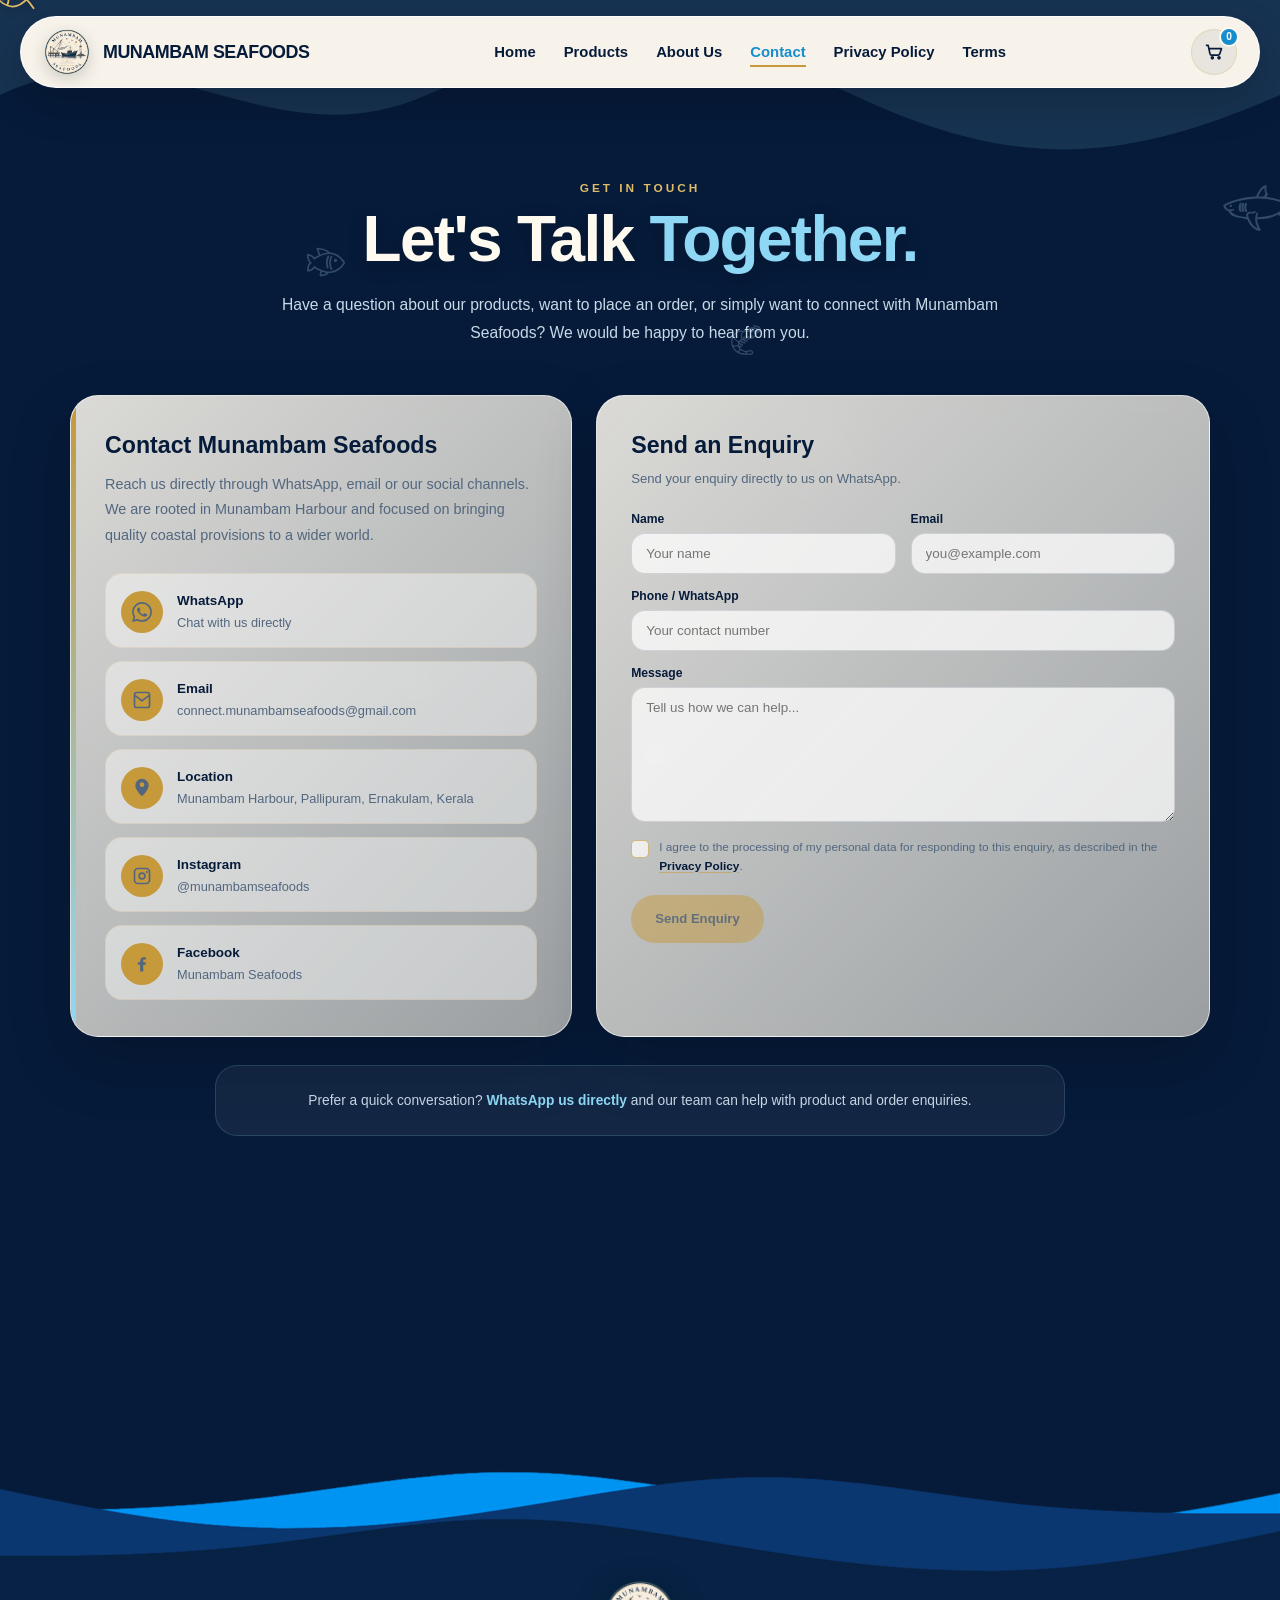
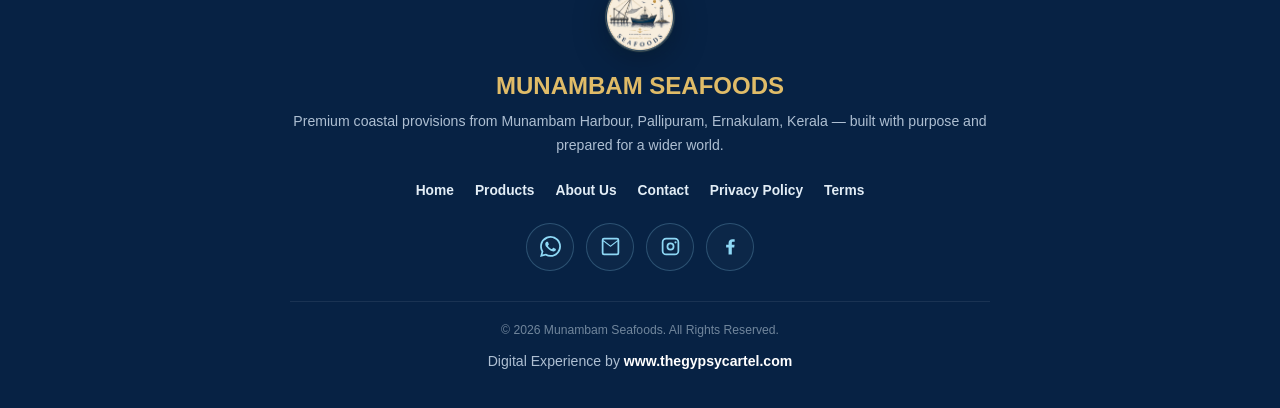
<file: contact/index.html>
<!DOCTYPE html>
<html lang="en">
<head>
    <meta charset="UTF-8">

    <meta
        name="viewport"
        content="width=device-width, initial-scale=1.0"
    >

    <!-- SECURITY HARDENING — static-site safe policies -->
    <meta name="referrer" content="strict-origin-when-cross-origin">
    <meta http-equiv="X-Content-Type-Options" content="nosniff">
    <meta http-equiv="Permissions-Policy" content="camera=(), microphone=(), geolocation=(), payment=(), usb=(), interest-cohort=()">
    <meta http-equiv="Content-Security-Policy" content="default-src 'self'; base-uri 'self'; object-src 'none'; frame-src 'none'; img-src 'self' data:; media-src 'self'; style-src 'self' 'unsafe-inline'; script-src 'self' 'unsafe-inline'; font-src 'self' data:; connect-src 'self'; form-action 'self'; upgrade-insecure-requests">

    <title>
        Contact Us | Munambam Seafoods | Premium Coastal Provisions
    </title>

    <meta
        name="description"
        content="Get in touch with Munambam Seafoods from Munambam Harbour, Kerala. Contact us for product enquiries, orders and coastal provisions."
    >

    <meta
        name="keywords"
        content="Munambam Seafoods, seafood, coastal provisions, dried seafood, dried prawns, Munambam Harbour, Kerala seafood"
    >

    <meta
        name="robots"
        content="index, follow, max-image-preview:large"
    >

    <link
        rel="canonical"
        href="https://www.munambamseafoods.online/contact/"
    >

    <!-- OPEN GRAPH -->
    <meta
        property="og:type"
        content="website"
    >

    <meta
        property="og:url"
        content="https://www.munambamseafoods.online/contact/"
    >

    <meta
        property="og:title"
        content="Contact Us | Munambam Seafoods"
    >

    <meta
        property="og:description"
        content="Get in touch with Munambam Seafoods for product enquiries, orders and coastal provisions."
    >

    <meta
        property="og:image"
        content="https://www.munambamseafoods.online/assets/MUNAMBAM_Seafood_Logo_HQ.png"
    >

    <!-- FAVICON -->
    <link
        rel="apple-touch-icon"
        sizes="180x180"
        href="/assets/icon/apple-touch-icon.png"
    >

    <link
        rel="icon"
        type="image/png"
        sizes="32x32"
        href="/assets/icon/favicon-32x32.png"
    >

    <link
        rel="icon"
        type="image/png"
        sizes="16x16"
        href="/assets/icon/favicon-16x16.png"
    >

    <link
        rel="manifest"
        href="/assets/icon/site.webmanifest"
    >

    <link
        rel="icon"
        href="/assets/icon/favicon.ico"
    >

    <style>

        /* =========================================================
           MUNAMBAM SEAFOODS
           MASTER HOME THEME
        ========================================================= */

        :root {
            --navy: #061b3a;
            --navy-2: #09274d;
            --navy-3: #0d315c;

            --light-blue: #8ed8f5;
            --light-blue-2: #bdeafa;
            --blue: #168dcc;

            --gold: #c69a3a;
            --gold-light: #e0bc68;

            --cream: #fffaf0;
            --cream-2: #f7f0df;

            --white: #ffffff;
            --black: #101820;

            --text-dark: #142943;
            --text-light: #d9e8f4;
            --muted: #8ea5bd;

            --border-gold:
                rgba(198,154,58,.28);

            --shadow:
                0 24px 60px rgba(0,0,0,.22);

            --shadow-soft:
                0 18px 45px rgba(0,0,0,.16);

            --max:
                1180px;
        }


        /* =========================================================
           RESET
        ========================================================= */

        *,
        *::before,
        *::after {
            box-sizing: border-box;
        }

        html {
            scroll-behavior: smooth;
        }

        /* =========================================================
           CUSTOM CURSOR — SAME WORKING FISH CURSOR
           Desktop/fine-pointer only. Uses the visible SVG fish
           so the stronger contrast shadow remains active.
        ========================================================= */
        @media (hover: hover) and (pointer: fine) {
            html,
            body,
            body *,
            body *::before,
            body *::after,
            a,
            a:link,
            a:visited,
            a:hover,
            a:active,
            a:focus,
            button,
            button:hover,
            button:active,
            button:focus,
            input,
            textarea,
            select,
            label,
            summary,
            [role="button"],
            [onclick],
            [tabindex],
            .btn {
                cursor: none !important;
            }

            #fish-cursor {
                display: block !important;
            }
        }

        body {
            margin: 0;
            min-height: 100vh;

            background:
                var(--navy);

            color:
                var(--cream);

            font-family:
                "Segoe UI",
                Arial,
                Helvetica,
                sans-serif;

            overflow-x: hidden;

        }

        body::selection {
            background: var(--gold);
            color: var(--navy);
        }

        img {
            max-width: 100%;
        }

        a {
            color: inherit;
        }


        /* =========================================================
           CUSTOM FISH CURSOR
        ========================================================= */

        #fish-cursor {
            position: fixed;

            left: 0;
            top: 0;

            width: 44px;
            height: 27px;

            pointer-events: none;

            z-index: 99999;

            transform:
                translate3d(-6px,-14px,0);

            will-change:
                transform;
        }

        #fish-cursor svg {
            display: block;

            width: 44px;
            height: 27px;

            filter:
                drop-shadow(
                    0 2px 4px
                    rgba(0,0,0,.35)
                );
        }


        /* =========================================================
           MOVING OCEAN OBJECTS
        ========================================================= */

        .ocean-layer {
            position: fixed;

            inset: 0;

            width: 100%;
            height: 100%;

            overflow: hidden;

            pointer-events: none;

            z-index: 1;
        }

        .creature {
            position: absolute;

            display: block;

            pointer-events: none;

            opacity: .24;

            will-change:
                transform;

            user-select: none;

            filter:
                brightness(0)
                saturate(100%)
                invert(82%)
                sepia(10%)
                saturate(750%)
                hue-rotate(158deg)
                brightness(105%)
                contrast(96%);
        }

        .creature img {
            display: block;

            width: 100%;
            height: 100%;

            object-fit: contain;

            pointer-events: none;

            user-select: none;

            -webkit-user-drag: none;
        }

        .wave-decoration {
            position: absolute;

            left: 0;
            top: 0;

            width: 100%;
            height: 180px;

            opacity: .13;

            pointer-events: none;
        }

        .wave-decoration svg {
            display: block;

            width: 100%;
            height: 100%;
        }


        /* =========================================================
           NAVIGATION
        ========================================================= */

        .site-nav {
            position: sticky;

            top: 16px;

            z-index: 5000;

            width:
                min(
                    calc(100% - 32px),
                    1240px
                );

            margin:
                16px auto 0;

            min-height: 72px;

            padding:
                10px 22px;

            display: flex;

            align-items: center;

            justify-content: space-between;

            gap: 25px;

            background:
                rgba(255,250,240,.97);

            border:
                1px solid
                rgba(255,255,255,.85);

            border-radius:
                50px;

            box-shadow:
                0 15px 40px
                rgba(0,0,0,.20);

            backdrop-filter:
                blur(14px);

            -webkit-backdrop-filter:
                blur(14px);
        }

        .brand {
            display: flex;

            align-items: center;

            gap: 12px;

            text-decoration: none;

            flex-shrink: 0;
        }

        .brand img {
            width: 48px;
            height: 48px;

            object-fit: contain;

            filter:
                drop-shadow(
                    0 5px 8px
                    rgba(0,0,0,.16)
                );

            transition:
                transform .25s ease;
        }

        .brand:hover img {
            transform:
                scale(1.06)
                rotate(-2deg);
        }

        .brand-text {
            color:
                var(--navy);

            font-size:
                1.12rem;

            font-weight:
                800;

            letter-spacing:
                -.5px;

            white-space:
                nowrap;
        }

        .nav-links {
            display: flex;

            align-items: center;

            gap: 28px;
        }

        .nav-links a {
            position: relative;

            padding:
                10px 0;

            text-decoration:
                none;

            color:
                var(--navy);

            font-size:
                .93rem;

            font-weight:
                700;

            transition:
                color .2s ease;
        }

        .nav-links a::after {
            content: "";

            position: absolute;

            left: 0;
            bottom: 3px;

            width: 0;
            height: 2px;

            background:
                var(--gold);

            transition:
                width .22s ease;
        }

        .nav-links a:hover,
        .nav-links a.active {
            color:
                var(--blue);
        }

        .nav-links a:hover::after,
        .nav-links a.active::after {
            width: 100%;
        }


        /* =========================================================
           HERO
        ========================================================= */
        .hero {
            position: relative;
            z-index: 2;
            width: min(calc(100% - 32px), 1240px);
            min-height: 650px;
            margin: 8px auto 0;
            padding: 78px 30px 105px;
            display: flex;
            align-items: center;
            justify-content: center;
            text-align: center;
            overflow: visible;
            border-radius: 0;
            background: transparent;
            border: none;
            box-shadow: none;
        }

        .hero::before {
            content: "";
            position: absolute;
            inset: 0;
            pointer-events: none;
            background:
                radial-gradient(circle at 50% 30%, rgba(142,216,245,.13), transparent 27%),
                radial-gradient(ellipse at 50% 100%, rgba(22,141,204,.12), transparent 45%);
            opacity: .85;
            z-index: 0;
        }

        /* Open-ocean landing page: no boxed hero.
           Moving sea objects and the subtle wave layers stay visible behind the copy. */
        .hero::after {
            content: "";
            position: absolute;
            left: -8%;
            right: -8%;
            bottom: -72px;
            height: 125px;
            pointer-events: none;
            background: linear-gradient(
                180deg,
                transparent 0 25%,
                rgba(142,216,245,.035) 25% 31%,
                transparent 31% 100%
            );
            border-radius: 50%;
            z-index: 0;
        }

        .hero-content {
            position: relative;
            z-index: 5;
            isolation: isolate;

            display: flex;

            flex-direction: column;

            align-items: center;
        }
        .hero-logo {
            width: clamp(160px, 19vw, 235px);
            height: clamp(160px, 19vw, 235px);
            object-fit: contain;
            display: block;
            margin-bottom: 26px;
            filter:
                drop-shadow(0 7px 3px rgba(0,0,0,.20))
                drop-shadow(0 16px 12px rgba(0,0,0,.24))
                drop-shadow(0 28px 32px rgba(0,0,0,.30));
            transform: translateZ(0);
            animation: logoFloat 4.5s ease-in-out infinite alternate;
            will-change: transform, filter;
        }

        @keyframes logoFloat {
            from {
                transform:
                    translate3d(0,0,0);
            }

            to {
                transform:
                    translate3d(0,-8px,0);
            }
        }

        .hero-kicker {
            margin:
                0 0 11px;

            color:
                var(--gold-light);

            font-size:
                .76rem;

            font-weight:
                800;

            letter-spacing:
                3.2px;

            text-transform:
                uppercase;
        }

        .hero-title {
            margin:
                0;

            color:
                var(--cream);

            text-shadow:
                0 5px 18px rgba(0,0,0,.26);

            font-size:
                clamp(
                    2.15rem,
                    5vw,
                    4rem
                );

            line-height:
                1.02;

            letter-spacing:
                -1.8px;

            font-weight:
                800;
        }

        .hero-title span {
            color:
                var(--light-blue);
        }

        .hero-description {
            max-width:
                760px;

            margin:
                20px auto 0;

            color:
                #c8d9e8;

            font-size:
                1rem;

            line-height:
                1.8;

            font-weight:
                500;
        }

        .hero-buttons {
            display:
                flex;

            flex-wrap:
                wrap;

            justify-content:
                center;

            gap:
                12px;

            margin-top:
                29px;
        }

        .btn {
            display:
                inline-flex;

            align-items:
                center;

            justify-content:
                center;

            min-height:
                49px;

            padding:
                0 25px;

            border-radius:
                50px;

            text-decoration:
                none;

            font-size:
                .88rem;

            font-weight:
                800;

            transition:
                transform .2s ease,
                box-shadow .2s ease,
                background .2s ease,
                border-color .2s ease;
        }

        .btn-primary {
            background:
                var(--gold);

            color:
                var(--navy);

            box-shadow:
                0 12px 28px
                rgba(198,154,58,.22);
        }

        .btn-primary:hover {
            transform:
                translate3d(0,-3px,0);

            background:
                var(--gold-light);

            box-shadow:
                0 17px 32px
                rgba(198,154,58,.28);
        }

        .btn-secondary {
            background:
                rgba(255,255,255,.06);

            color:
                var(--navy);

            border:
                1px solid
                rgba(142,216,245,.30);
        }

        .btn-secondary:hover {
            transform:
                translate3d(0,-3px,0);

            background:
                rgba(142,216,245,.12);

            border-color:
                var(--light-blue);

            box-shadow:
                0 12px 25px
                rgba(0,0,0,.18);
        }


        /* =========================================================
           QUALITY STRIP
        ========================================================= */

        .quality-strip {
            position:
                relative;

            z-index:
                8;

            width:
                min(
                    calc(100% - 48px),
                    1080px
                );

            margin:
                -34px auto 0;

            display:
                grid;

            grid-template-columns:
                repeat(4,1fr);

            background:
                linear-gradient(
                    135deg,
                    rgba(255,250,240,.78),
                    rgba(247,240,223,.58)
                );

            border:
                1px solid
                rgba(255,255,255,.55);

            backdrop-filter:
                blur(18px)
                saturate(115%);

            -webkit-backdrop-filter:
                blur(18px)
                saturate(115%);

            border-radius:
                22px;

            box-shadow:
                var(--shadow);

            overflow:
                hidden;
        }

        .quality-item {
            padding:
                23px 15px;

            text-align:
                center;

            border-right:
                1px solid
                rgba(198,154,58,.20);
        }

        .quality-item:last-child {
            border-right:
                none;
        }

        .quality-number {
            display:
                block;

            color:
                var(--gold);

            font-size:
                1.05rem;

            font-weight:
                850;

            margin-bottom:
                5px;
        }

        .quality-label {
            color:
                var(--navy);

            font-size:
                .74rem;

            font-weight:
                800;

            letter-spacing:
                .8px;

            text-transform:
                uppercase;
        }


        /* =========================================================
           MAIN QUALITY SECTION
        ========================================================= */

        .section {
            position:
                relative;

            z-index:
                2;

            width:
                min(
                    calc(100% - 32px),
                    var(--max)
                );

            margin:
                0 auto;

            padding:
                100px 20px 35px;
        }

        .section-heading {
            text-align:
                center;

            margin-bottom:
                42px;
        }

        .eyebrow {
            display:
                inline-block;

            margin-bottom:
                10px;

            color:
                var(--gold-light);

            font-size:
                .72rem;

            font-weight:
                850;

            text-transform:
                uppercase;

            letter-spacing:
                3px;
        }

        .section-heading h2 {
            margin:
                0;

            color:
                var(--cream);

            font-size:
                clamp(
                    1.85rem,
                    4vw,
                    2.75rem
                );

            line-height:
                1.1;

            letter-spacing:
                -1px;

            font-weight:
                800;
        }

        .section-heading p {
            max-width:
                700px;

            margin:
                15px auto 0;

            color:
                #9fb5c9;

            line-height:
                1.75;

            font-size:
                .96rem;
        }


        /* =========================================================
           FEATURE CARDS
        ========================================================= */

        .features {
            display:
                grid;

            grid-template-columns:
                1fr;

            gap:
                20px;

            max-width:
                850px;

            margin:
                0 auto;
        }

        .feature {
            position:
                relative;

            padding:
                30px 32px 31px;

            background:
                linear-gradient(
                    135deg,
                    rgba(255,250,240,.76),
                    rgba(247,240,223,.54)
                );

            border:
                1px solid
                rgba(255,255,255,.58);

            backdrop-filter:
                blur(18px)
                saturate(115%);

            -webkit-backdrop-filter:
                blur(18px)
                saturate(115%);

            border-radius:
                25px;

            box-shadow:
                var(--shadow-soft);

            overflow:
                hidden;

            transition:
                transform .25s ease,
                box-shadow .25s ease;
        }

        .feature::before {
            content:
                "";

            position:
                absolute;

            left:
                0;

            top:
                0;

            width:
                5px;

            height:
                100%;

            background:
                linear-gradient(
                    180deg,
                    var(--gold),
                    var(--light-blue)
                );
        }

        .feature:hover {
            transform:
                translate3d(0,-5px,0);

            box-shadow:
                0 25px 55px
                rgba(0,0,0,.22);
        }

        .feature-top {
            display:
                block;

            margin-bottom:
                12px;
        }

        .feature-icon {
            width:
                43px;

            height:
                43px;

            flex:
                0 0 43px;

            display:
                none;

            place-items:
                center;

            border-radius:
                50%;

            color:
                var(--gold);

            background:
                var(--cream-2);

            border:
                1px solid
                rgba(198,154,58,.28);

            font-size:
                .8rem;

            font-weight:
                900;
        }

        .feature h3 {
            margin:
                0;

            color:
                var(--navy);

            font-size:
                1.25rem;

            line-height:
                1.25;

            font-weight:
                800;
        }

        .feature p {
            margin:
                0;

            color:
                #52677f;

            font-size:
                .93rem;

            line-height:
                1.75;
        }

        .feature-extra {
            display:
                block;

            margin-top:
                8px;

            color:
                var(--navy-3);

            font-size:
                .86rem;

            font-weight:
                650;
        }


        /* =========================================================
           BRAND STORY
        ========================================================= */

        .story {
            position:
                relative;

            z-index:
                2;

            width:
                min(
                    calc(100% - 32px),
                    1050px
                );

            margin:
                75px auto 100px;

            padding:
                70px 30px;

            text-align:
                center;

            background:
                linear-gradient(
                    135deg,
                    rgba(255,250,240,.80),
                    rgba(247,240,223,.56)
                );

            border:
                1px solid
                rgba(255,255,255,.60);

            backdrop-filter:
                blur(20px)
                saturate(120%);

            -webkit-backdrop-filter:
                blur(20px)
                saturate(120%);

            border-radius:
                32px;

            box-shadow:
                var(--shadow);
        }

        /* Story tagline — keep it clearly readable on the glass card */
        .story .eyebrow {
            color: var(--navy);
        }

        .story-logo {
            display: block;
            margin-left: auto;
            margin-right: auto;
            width:
                82px;

            height:
                82px;

            object-fit:
                contain;

            margin-bottom:
                18px;

            filter:
                drop-shadow(
                    0 9px 15px
                    rgba(0,0,0,.18)
                );
        }

        .story h2 {
            margin:
                0 auto;

            color:
                var(--navy);

            font-size:
                clamp(
                    1.8rem,
                    4vw,
                    2.5rem
                );

            line-height:
                1.15;

            font-weight:
                800;
        }

        .story p {
            margin-left: auto;
            margin-right: auto;
            max-width:
                720px;

            margin:
                17px auto 28px;

            color:
                #52677f;

            font-size:
                .97rem;

            line-height:
                1.8;
        }


        /* =========================================================
           REFERENCE FOOTER WAVE
           Exact supplied 1920x1080 footer artwork.
           No other page styling is changed.
        ========================================================= */

        .footer {
            position:
                relative;

            z-index:
                3;

            background:
                #072244;

            color:
                var(--white);

            padding:
                clamp(240px, calc(36.15vw - 120px), 574px) 20px 34px;

            text-align:
                center;

            overflow:
                hidden;
        }

        .footer-reference-wave {
            position:
                absolute;

            top:
                0;

            left:
                0;

            width:
                100%;

            height:
                auto;

            display:
                block;

            max-width:
                none;

            pointer-events:
                none;

            user-select:
                none;

            z-index:
                1;
        }

        .footer-content {
            position:
                relative;

            z-index:
                5;

            max-width:
                850px;

            margin:
                0 auto;
        }

        .footer-logo {
            width:
                76px;

            height:
                76px;

            object-fit:
                contain;

            margin-bottom:
                13px;

            filter:
                drop-shadow(
                    0 8px 16px
                    rgba(0,0,0,.25)
                );
        }

        .footer h3 {
            margin:
                0;

            color:
                var(--gold-light);

            font-size:
                1.5rem;

            font-weight:
                800;
        }

        .footer p {
            margin:
                10px auto 0;

            max-width:
                700px;

            color:
                #aebfd2;

            font-size:
                .88rem;

            line-height:
                1.7;
        }

        .footer-links {
            display:
                flex;

            flex-wrap:
                wrap;

            justify-content:
                center;

            gap:
                21px;

            margin:
                25px 0;
        }

        .footer-links a {
            color:
                #e2edf6;

            text-decoration:
                none;

            font-size:
                .86rem;

            font-weight:
                650;

            transition:
                color .2s ease;
        }

        .footer-links a:hover {
            color:
                var(--gold-light);
        }

        .footer-contact {
            display:
                flex;

            justify-content:
                center;

            flex-wrap:
                wrap;

            gap:
                12px;

            margin:
                20px 0;
        }

        /* ICON-ONLY SOCIAL / CONTACT LINKS */
        .contact-link {
            width: 48px;
            height: 48px;
            padding: 0;

            display: inline-flex;
            align-items: center;
            justify-content: center;

            border: 1px solid rgba(142,216,245,.24);
            border-radius: 50%;

            color: var(--light-blue);
            background: rgba(255,255,255,.025);

            text-decoration: none;

            transition:
                transform .22s ease,
                background .22s ease,
                border-color .22s ease,
                color .22s ease,
                box-shadow .22s ease;
        }

        .contact-link svg {
            width: 21px;
            height: 21px;
            display: block;
            fill: currentColor;
            stroke: currentColor;
            stroke-width: 0;
            transition: transform .22s ease;
        }

        .contact-link:hover {
            background: rgba(142,216,245,.10);
            border-color: var(--light-blue);
            color: var(--white);
            transform: translate3d(0,-3px,0);
            box-shadow: 0 10px 24px rgba(0,0,0,.20);
        }

        .contact-link:hover svg {
            transform: scale(1.08);
        }

        .contact-link:focus-visible {
            outline: 2px solid var(--light-blue);
            outline-offset: 4px;
        }

        .copyright {
            margin-top:
                30px !important;

            padding-top:
                18px;

            border-top:
                1px solid
                rgba(255,255,255,.08);

            font-size:
                .76rem !important;

            color:
                #71869c !important;
        }


        /* =========================================================
           FOCUS
        ========================================================= */

        a:focus-visible {
            outline:
                2px solid
                var(--gold);

            outline-offset:
                4px;

            border-radius:
                4px;
        }


        /* =========================================================
           MOBILE
        ========================================================= */

        @media (max-width: 850px) {

            .site-nav {
                width:
                    calc(100% - 20px);

                top:
                    10px;

                margin-top:
                    10px;

                padding:
                    9px 15px;
            }

            .brand-text {
                font-size:
                    .98rem;
            }

            .brand img {
                width:
                    42px;

                height:
                    42px;
            }

            .nav-links {
                display: none;
            }

            .nav-toggle {
                display: inline-flex;
            }

            .hero {
                width:
                    calc(100% - 20px);

                min-height:
                    590px;

                padding:
                    55px 20px 95px;

                margin-top:
                    4px;
            }

            .quality-strip {
                grid-template-columns:
                    repeat(4,1fr);

                margin-top:
                    -25px;
            }

            .quality-item:nth-child(2) {
                border-right:
                    1px solid
                    rgba(198,154,58,.20);
            }

            .quality-item:nth-child(-n+2) {
                border-bottom:
                    none;
            }
        }


        @media (max-width: 620px) {

            .site-nav {
                border-radius:
                    25px;

                min-height:
                    62px;
            }

            .brand-text {
                display:
                    none;
            }

            .brand img {
                width:
                    44px;

                height:
                    44px;
            }

            .hero {
                margin-top:
                    12px;

                border-radius:
                    0;

                min-height:
                    575px;
            }

            .hero-logo {
                width:
                    165px;

                height:
                    165px;
            }

            .hero-kicker {
                font-size:
                    .62rem;

                letter-spacing:
                    2px;
            }

            .hero-title {
                font-size:
                    2rem;
            }

            .hero-description {
                font-size:
                    .87rem;

                line-height:
                    1.65;
            }

            .hero-buttons {
                flex-direction:
                    column;

                width:
                    min(100%,280px);
            }

            .btn {
                width:
                    100%;
            }

            .quality-strip {
                width:
                    calc(100% - 28px);

                border-radius:
                    18px;
            }

            .quality-item {
                padding:
                    16px 5px;
                min-width:
                    0;
            }

            .quality-number {
                font-size:
                    .76rem;
            }

            .quality-label {
                font-size:
                    .52rem;
                letter-spacing:
                    .5px;
                white-space:
                    nowrap;
            }

            .quality-strip {
                width:
                    calc(100% - 18px);
                grid-template-columns:
                    repeat(4,1fr);
                overflow:
                    hidden;
            }

            .section {
                width:
                    calc(100% - 20px);

                padding:
                    75px 10px 20px;
            }

            .feature {
                padding:
                    25px 23px 27px;
            }

            .feature h3 {
                font-size:
                    1.1rem;
            }

            .feature p {
                font-size:
                    .87rem;
            }

            .story {
                width:
                    calc(100% - 20px);

                margin:
                    55px auto 75px;

                padding:
                    50px 20px;
            }

            .story p {
                font-size:
                    .88rem;
            }

            .footer {
                padding:
                    120px 15px 25px;
            }

            .footer-links {
                gap:
                    14px;
            }

            .footer-contact {
                flex-direction: row;
                align-items: center;
                justify-content: center;
            }

            .contact-link {
                width: 44px;
                height: 44px;
            }

            .contact-link svg {
                width: 19px;
                height: 19px;
            }
        }


        /* =========================================================
           TOUCH DEVICES
        ========================================================= */

        @media (hover: none) and (pointer: coarse) {
            html,
            body,
            body *,
            body *::before,
            body *::after,
            a,
            button,
            input,
            textarea,
            select,
            label,
            summary,
            [role="button"],
            [onclick],
            [tabindex] {
                cursor: auto !important;
            }

            #fish-cursor {
                display: none !important;
            }
        }


        /* =========================================================
           REDUCED MOTION
        ========================================================= */

        @media (prefers-reduced-motion: reduce) {

            html {
                scroll-behavior:
                    auto;
            }

            *,
            *::before,
            *::after {
                animation-duration:
                    .01ms !important;

                animation-iteration-count:
                    1 !important;

                transition-duration:
                    .01ms !important;
            }
        }


        /* =========================================================
           CONTACT PAGE — SAME MUNAMBAM SEA THEME
        ========================================================= */

        .contact-page {
            position: relative;
            z-index: 2;
            width: min(calc(100% - 32px), 1180px);
            margin: 18px auto 0;
            padding: 72px 20px 100px;
        }

        .contact-hero {
            text-align: center;
            max-width: 820px;
            margin: 0 auto 48px;
        }

        .contact-eyebrow {
            display: inline-block;
            margin-bottom: 12px;
            color: var(--gold-light);
            font-size: .74rem;
            font-weight: 850;
            letter-spacing: 3px;
            text-transform: uppercase;
        }

        .contact-title {
            margin: 0;
            color: var(--cream);
            font-size: clamp(2.2rem, 5vw, 4rem);
            line-height: 1.03;
            letter-spacing: -1.7px;
            font-weight: 800;
            text-shadow: 0 5px 18px rgba(0,0,0,.24);
        }

        .contact-title span {
            color: var(--light-blue);
        }

        .contact-intro {
            max-width: 720px;
            margin: 18px auto 0;
            color: #c8d9e8;
            font-size: .98rem;
            line-height: 1.8;
        }

        .contact-grid {
            display: grid;
            grid-template-columns: .9fr 1.1fr;
            gap: 24px;
            align-items: stretch;
        }

        .contact-card,
        .contact-form-card {
            position: relative;
            background: linear-gradient(
                135deg,
                rgba(255,250,240,.86),
                rgba(247,240,223,.62)
            );
            border: 1px solid rgba(255,255,255,.62);
            backdrop-filter: blur(18px) saturate(115%);
            -webkit-backdrop-filter: blur(18px) saturate(115%);
            border-radius: 28px;
            box-shadow: var(--shadow);
            overflow: hidden;
        }

        .contact-card {
            padding: 36px 34px;
        }

        .contact-card::before {
            content: "";
            position: absolute;
            left: 0;
            top: 0;
            width: 5px;
            height: 100%;
            background: linear-gradient(
                180deg,
                var(--gold),
                var(--light-blue)
            );
        }

        .contact-card h2,
        .contact-form-card h2 {
            margin: 0;
            color: var(--navy);
            font-size: 1.45rem;
            line-height: 1.2;
            font-weight: 800;
        }

        .contact-card > p {
            margin: 12px 0 25px;
            color: #52677f;
            font-size: .9rem;
            line-height: 1.75;
        }

        .contact-details {
            display: grid;
            gap: 13px;
        }

        .contact-detail {
            display: flex;
            align-items: center;
            gap: 14px;
            padding: 14px 15px;
            border-radius: 17px;
            background: rgba(255,255,255,.42);
            border: 1px solid rgba(198,154,58,.15);
            text-decoration: none;
            transition: transform .2s ease, background .2s ease, border-color .2s ease;
        }

        .contact-detail:hover {
            transform: translate3d(0,-2px,0);
            background: rgba(255,255,255,.66);
            border-color: rgba(22,141,204,.24);
        }

        .contact-detail-icon {
            width: 42px;
            height: 42px;
            flex: 0 0 42px;
            display: grid;
            place-items: center;
            border-radius: 50%;
            background: var(--gold);
            color: var(--cream);
            font-size: .95rem;
        }

        .contact-detail-icon svg {
            width: 21px;
            height: 21px;
            display: block;
            fill: currentColor;
        }

        .contact-detail strong {
            display: block;
            color: var(--navy);
            font-size: .84rem;
            font-weight: 800;
        }

        .contact-detail span {
            display: block;
            margin-top: 3px;
            color: #52677f;
            font-size: .8rem;
            line-height: 1.45;
        }

        .contact-quick {
            display: flex;
            flex-wrap: wrap;
            gap: 10px;
            margin-top: 24px;
        }

        .contact-quick .btn {
            min-height: 44px;
            padding: 0 18px;
            font-size: .78rem;
        }

        .contact-form-card {
            padding: 36px 34px;
        }

        .contact-form-card h2 {
            margin-bottom: 8px;
        }

        .form-note {
            margin: 0 0 23px;
            color: #52677f;
            font-size: .82rem;
            line-height: 1.6;
        }

        .contact-form {
            display: grid;
            gap: 15px;
        }

        .form-row {
            display: grid;
            grid-template-columns: 1fr 1fr;
            gap: 15px;
        }

        .form-field {
            display: grid;
            gap: 7px;
        }

        .form-field label {
            color: var(--navy);
            font-size: .76rem;
            font-weight: 800;
        }

        .form-field input,
        .form-field textarea {
            width: 100%;
            border: 1px solid rgba(6,27,58,.14);
            border-radius: 14px;
            background: rgba(255,255,255,.72);
            color: var(--navy);
            padding: 12px 14px;
            outline: none;
            font: inherit;
            font-size: .84rem;
            transition: border-color .2s ease, box-shadow .2s ease, background .2s ease;
        }

        .form-field textarea {
            min-height: 135px;
            resize: vertical;
        }

        .form-field input:focus,
        .form-field textarea:focus {
            border-color: var(--blue);
            background: #fff;
            box-shadow: 0 0 0 3px rgba(22,141,204,.10);
        }

        /* =========================================================
           DPDP CONSENT
        ========================================================= */

        .consent-row {
            display: flex;
            align-items: flex-start;
            gap: 10px;
            margin-top: 1px;
            margin-bottom: 2px;
        }

        .consent-row input[type="checkbox"] {
            appearance: none;
            -webkit-appearance: none;
            width: 18px;
            height: 18px;
            flex: 0 0 18px;
            margin: 2px 0 0;
            border: 1.5px solid rgba(198,154,58,.65);
            border-radius: 5px;
            background: rgba(255,255,255,.72);
            display: grid;
            place-items: center;
            transition:
                background .2s ease,
                border-color .2s ease,
                box-shadow .2s ease;
        }

        .consent-row input[type="checkbox"]::after {
            content: "✓";
            color: var(--navy);
            font-size: 13px;
            font-weight: 900;
            transform: scale(0);
            transition: transform .16s ease;
        }

        .consent-row input[type="checkbox"]:checked {
            background: var(--gold);
            border-color: var(--gold);
            box-shadow: 0 4px 12px rgba(198,154,58,.18);
        }

        .consent-row input[type="checkbox"]:checked::after {
            transform: scale(1);
        }

        .consent-row input[type="checkbox"]:focus-visible {
            outline: 2px solid var(--light-blue);
            outline-offset: 3px;
        }

        .consent-row label {
            margin: 0;
            color: #52677f;
            font-size: .74rem;
            line-height: 1.55;
            font-weight: 500;
        }

        .consent-row label a {
            color: var(--navy);
            font-weight: 750;
            text-decoration: underline;
            text-decoration-color: rgba(198,154,58,.55);
            text-underline-offset: 2px;
        }

        .consent-row label a:hover {
            color: var(--blue);
        }

        .contact-submit {
            width: fit-content;
            border: 0;
            margin-top: 3px;
            min-height: 48px;
            padding: 0 24px;
            border-radius: 50px;
            background: var(--gold);
            color: var(--navy);
            font: inherit;
            font-size: .82rem;
            font-weight: 850;
            box-shadow: 0 12px 28px rgba(198,154,58,.20);
            transition:
                transform .2s ease,
                background .2s ease,
                box-shadow .2s ease,
                opacity .2s ease;
        }

        .contact-submit:disabled {
            opacity: .48;
            cursor: not-allowed !important;
            transform: none !important;
            box-shadow: none !important;
        }

        .contact-submit:not(:disabled) {
            opacity: 1;
        }

        .contact-submit:not(:disabled):hover {
            transform: translate3d(0,-3px,0);
            background: var(--gold-light);
            box-shadow: 0 16px 32px rgba(198,154,58,.26);
        }

        .contact-status {
            min-height: 20px;
            margin: 0;
            color: var(--navy);
            font-size: .78rem;
            font-weight: 700;
            line-height: 1.5;
        }

        .contact-bottom {
            max-width: 850px;
            margin: 28px auto 0;
            padding: 23px 26px;
            text-align: center;
            border-radius: 22px;
            background: rgba(255,255,255,.055);
            border: 1px solid rgba(142,216,245,.18);
        }

        .contact-bottom p {
            margin: 0;
            color: #c8d9e8;
            font-size: .86rem;
            line-height: 1.7;
        }

        .contact-bottom strong {
            color: var(--light-blue);
        }

        
/* Contact detail icons — precise centering */
.contact-detail-icon {
    width: 42px !important;
    height: 42px !important;
    min-width: 42px !important;
    min-height: 42px !important;
    flex: 0 0 42px !important;
    display: inline-flex !important;
    align-items: center !important;
    justify-content: center !important;
    place-items: center !important;
    align-self: center !important;
    line-height: 0 !important;
    text-align: center !important;
    padding: 0 !important;
    box-sizing: border-box !important;
}

.contact-detail-icon svg {
    display: block !important;
    width: 20px !important;
    height: 20px !important;
    min-width: 20px !important;
    min-height: 20px !important;
    margin: 0 !important;
    padding: 0 !important;
    line-height: 0 !important;
    flex: 0 0 20px !important;
}

.contact-detail-icon svg * {
    vector-effect: non-scaling-stroke;
}

.contact-detail > span:last-child {
    min-width: 0;
}

        @media (max-width: 850px) {
            .contact-page {
                width: calc(100% - 20px);
                padding: 58px 10px 75px;
            }

            .contact-grid {
                grid-template-columns: 1fr;
            }
        }

        @media (max-width: 620px) {
            .contact-page {
                margin-top: 10px;
                padding: 50px 5px 60px;
            }

            .contact-title {
                font-size: 2rem;
            }

            .contact-intro {
                font-size: .87rem;
            }

            .contact-card,
            .contact-form-card {
                padding: 27px 22px;
                border-radius: 23px;
            }

            .form-row {
                grid-template-columns: 1fr;
                gap: 15px;
            }

            .contact-submit {
                width: 100%;
            }
        }



        .studio-credit {
            margin: 7px 0 0;
            color: #71869c;
            font-size: 11px;
            line-height: 1.5;
            text-align: center;
        }

        .studio-credit a {
            color: var(--white);
            text-decoration: none;
            font-weight: 600;
        }

        .studio-credit a:hover {
            color: var(--white);
        }

    

        /* =========================================================
           ALWAYS-VISIBLE SHOPPING CART
           Shared cart UI — same styling as the Products/About pages.
        ========================================================= */

        .cart-link{
            position:relative;
            width:46px;
            height:46px;
            flex:0 0 46px;
            display:inline-flex;
            align-items:center;
            justify-content:center;
            color:var(--navy);
            background:rgba(6,27,58,.06);
            border:1px solid rgba(198,154,58,.22);
            border-radius:50%;
            text-decoration:none;
            transition:.2s ease;
        }

        .cart-link:hover{
            background:var(--gold);
            transform:translateY(-2px);
        }

        .cart-link svg{
            width:20px;
            height:20px;
            display:block;
            fill:none;
            stroke:currentColor;
            stroke-width:2;
            stroke-linecap:round;
            stroke-linejoin:round;
        }

        .cart-count{
            position:absolute;
            top:-3px;
            right:-3px;
            min-width:20px;
            height:20px;
            padding:0 5px;
            display:grid;
            place-items:center;
            border-radius:20px;
            background:var(--blue);
            color:#fff;
            font-size:.64rem;
            font-weight:800;
            border:2px solid var(--cream);
            line-height:1;
        }

        @media (max-width: 850px){
            .cart-link{
                width:42px;
                height:42px;
                flex-basis:42px;
            }
        }

        @media (max-width: 620px){
            .site-nav{
                gap:12px;
            }

            .cart-link{
                width:40px;
                height:40px;
                flex-basis:40px;
            }

            .cart-link svg{
                width:18px;
                height:18px;
            }

            .cart-count{
                min-width:18px;
                height:18px;
                font-size:.58rem;
            }

            .nav-toggle {
                width: 40px;
                height: 40px;
            }
        }


        /* =========================================================
           HAMBURGER + MOBILE SIDE DRAWER
           Same links as desktop. Visible only ≤850px.
        ========================================================= */

        .nav-toggle {
            display: none;
            position: relative;
            width: 42px;
            height: 42px;
            flex: 0 0 42px;
            align-items: center;
            justify-content: center;
            margin: 0;
            padding: 0;
            border: 1px solid rgba(198,154,58,.22);
            border-radius: 50%;
            background: rgba(6,27,58,.06);
            color: var(--navy);
            transition: background .2s ease, transform .2s ease, border-color .2s ease;
            z-index: 5100;
        }

        .nav-toggle:hover {
            background: var(--gold);
            border-color: var(--gold);
            transform: translateY(-2px);
        }

        .nav-toggle:focus-visible {
            outline: 2px solid var(--gold);
            outline-offset: 3px;
        }

        .nav-toggle-bars {
            display: block;
            width: 18px;
            height: 14px;
            position: relative;
        }

        .nav-toggle-bars span {
            position: absolute;
            left: 0;
            width: 100%;
            height: 2px;
            border-radius: 2px;
            background: currentColor;
            transition: transform .28s ease, opacity .2s ease, top .28s ease;
        }

        .nav-toggle-bars span:nth-child(1) { top: 0; }
        .nav-toggle-bars span:nth-child(2) { top: 6px; }
        .nav-toggle-bars span:nth-child(3) { top: 12px; }

        .nav-toggle[aria-expanded="true"] .nav-toggle-bars span:nth-child(1) {
            top: 6px;
            transform: rotate(45deg);
        }

        .nav-toggle[aria-expanded="true"] .nav-toggle-bars span:nth-child(2) {
            opacity: 0;
        }

        .nav-toggle[aria-expanded="true"] .nav-toggle-bars span:nth-child(3) {
            top: 6px;
            transform: rotate(-45deg);
        }

        .nav-drawer-backdrop {
            position: fixed;
            inset: 0;
            z-index: 6000;
            background: rgba(6, 27, 58, .55);
            backdrop-filter: blur(4px);
            -webkit-backdrop-filter: blur(4px);
            opacity: 0;
            visibility: hidden;
            pointer-events: none;
            transition: opacity .28s ease, visibility .28s ease;
        }

        .nav-drawer-backdrop.is-open {
            opacity: 1;
            visibility: visible;
            pointer-events: auto;
        }

        .nav-drawer {
            position: fixed;
            top: 0;
            right: 0;
            z-index: 6100;
            width: min(320px, 86vw);
            height: 100%;
            height: 100dvh;
            margin: 0;
            padding: 0;
            background: linear-gradient(
                165deg,
                rgba(255,250,240,.98),
                rgba(247,240,223,.96)
            );
            border-left: 1px solid rgba(255,255,255,.7);
            box-shadow: -18px 0 50px rgba(0,0,0,.28);
            transform: translate3d(105%, 0, 0);
            transition: transform .32s cubic-bezier(.22, 1, .36, 1);
            display: flex;
            flex-direction: column;
            overflow: hidden;
            visibility: hidden;
        }

        .nav-drawer.is-open {
            transform: translate3d(0, 0, 0);
            visibility: visible;
        }

        .nav-drawer-header {
            display: flex;
            align-items: center;
            justify-content: space-between;
            gap: 12px;
            padding: 18px 18px 14px;
            border-bottom: 1px solid rgba(198,154,58,.18);
            flex-shrink: 0;
        }

        .nav-drawer-brand {
            display: flex;
            align-items: center;
            gap: 10px;
            text-decoration: none;
            color: var(--navy);
            font-size: .95rem;
            font-weight: 800;
            letter-spacing: -.3px;
        }

        .nav-drawer-brand img {
            width: 40px;
            height: 40px;
            object-fit: contain;
        }

        .nav-drawer-close {
            width: 40px;
            height: 40px;
            flex: 0 0 40px;
            display: grid;
            place-items: center;
            border: 1px solid rgba(198,154,58,.22);
            border-radius: 50%;
            background: rgba(6,27,58,.06);
            color: var(--navy);
            transition: background .2s ease, transform .2s ease;
        }

        .nav-drawer-close:hover {
            background: var(--gold);
            transform: translateY(-1px);
        }

        .nav-drawer-close:focus-visible {
            outline: 2px solid var(--gold);
            outline-offset: 3px;
        }

        .nav-drawer-close svg {
            width: 18px;
            height: 18px;
            display: block;
        }

        .nav-drawer-links {
            flex: 1;
            overflow-y: auto;
            overscroll-behavior: contain;
            padding: 12px 14px 24px;
            display: flex;
            flex-direction: column;
            gap: 4px;
            -webkit-overflow-scrolling: touch;
        }

        .nav-drawer-links a {
            display: flex;
            align-items: center;
            min-height: 48px;
            padding: 12px 16px;
            border-radius: 14px;
            text-decoration: none;
            color: var(--navy);
            font-size: .95rem;
            font-weight: 700;
            transition: background .2s ease, color .2s ease;
        }

        .nav-drawer-links a:hover,
        .nav-drawer-links a:focus-visible {
            background: rgba(6,27,58,.07);
            color: var(--blue);
            outline: none;
        }

        .nav-drawer-links a.active {
            background: rgba(198,154,58,.14);
            color: var(--navy);
            box-shadow: inset 3px 0 0 var(--gold);
        }

        .nav-drawer-footer {
            flex-shrink: 0;
            padding: 14px 18px 22px;
            border-top: 1px solid rgba(198,154,58,.18);
        }

        .nav-drawer-cart {
            display: flex;
            align-items: center;
            justify-content: center;
            gap: 10px;
            min-height: 48px;
            padding: 0 18px;
            border-radius: 50px;
            background: var(--gold);
            color: var(--navy);
            text-decoration: none;
            font-size: .9rem;
            font-weight: 800;
            box-shadow: 0 10px 24px rgba(198,154,58,.22);
            transition: background .2s ease, transform .2s ease;
        }

        .nav-drawer-cart:hover {
            background: var(--gold-light);
            transform: translateY(-2px);
        }

        .nav-drawer-cart svg {
            width: 20px;
            height: 20px;
            fill: none;
            stroke: currentColor;
            stroke-width: 2;
            stroke-linecap: round;
            stroke-linejoin: round;
        }

        body.nav-drawer-open {
            overflow: hidden;
        }

        @media (hover: none) and (pointer: coarse) {
            .nav-toggle,
            .nav-drawer-close,
            .nav-drawer-cart {
                cursor: auto !important;
            }
        }

        @media (min-width: 851px) {
            .nav-toggle,
            .nav-drawer,
            .nav-drawer-backdrop {
                display: none !important;
            }
        }

        @media (max-width: 850px) {
            .nav-links {
                display: none !important;
            }

            .nav-toggle {
                display: inline-flex !important;
            }
        }

</style>
</head>


<body>


    <!-- =========================================================
         CUSTOM CURSOR
    ========================================================= -->

    <div
        id="fish-cursor"
        aria-hidden="true"
    >

        <svg
            viewBox="0 0 50 30"
            fill="none"
            stroke="#e0bc68"
            stroke-width="2"
            stroke-linecap="round"
        >

            <path
                d="
                    M5 15
                    Q25 -5 45 25
                    M5 15
                    Q25 35 45 5
                "
            />

            <path
                d="
                    M15 8.5
                    Q18 15 15 21.5
                "
            />

            <circle
                cx="10"
                cy="14.5"
                r="1.5"
                fill="#e0bc68"
                stroke="none"
            />

        </svg>

    </div>


    <!-- =========================================================
         MOVING OCEAN OBJECTS
    ========================================================= -->

    <div
        class="ocean-layer"
        id="oceanLayer"
        aria-hidden="true"
    >

        <div class="wave-decoration">

            <svg
                viewBox="0 0 1440 180"
                preserveAspectRatio="none"
            >

                <path
                    d="
                        M0 95
                        C180 20 300 165 480 95
                        S780 20 960 95
                        S1260 165 1440 95
                        V0
                        H0
                        Z
                    "
                    fill="#8ed8f5"
                />

            </svg>

        </div>

    </div>


    <!-- =========================================================
         NAVIGATION
    ========================================================= -->

    <nav
        class="site-nav"
        aria-label="Main navigation"
    >

        <a
            href="/"
            class="brand"
            aria-label="Munambam Seafoods Home"
        >

            <img
                src="/assets/MUNAMBAM_Seafood_Logo_HQ.png"
                alt="Munambam Seafoods"
                width="48"
                height="48"
                fetchpriority="high"
                decoding="async"
            >

            <span class="brand-text">
                MUNAMBAM SEAFOODS
            </span>

        </a>


        <div class="nav-links">

            <a href="/">
                Home
            </a>

            <a href="/products/">
                Products
            </a>

            <a href="/about/">
                About Us
            </a>

            <a href="/contact/" class="active" aria-current="page">
                Contact
            </a>

            <a href="/privacy/">
                Privacy Policy
            </a>

            <a href="/terms/">
                Terms
            </a>

        </div>

    


        <a
            href="/products/cart.html"
            class="cart-link"
            aria-label="Open shopping cart"
            title="Shopping Cart"
        >
            <svg viewBox="0 0 24 24" aria-hidden="true">
                <path d="M3 4h2l2.2 10.2a2 2 0 0 0 2 1.6h7.7a2 2 0 0 0 1.9-1.4L21 8H6"></path>
                <circle cx="10" cy="19" r="1.2"></circle>
                <circle cx="18" cy="19" r="1.2"></circle>
            </svg>
            <span class="cart-count" id="cartCount">0</span>
        </a>

        <button
            type="button"
            class="nav-toggle"
            id="navToggle"
            aria-label="Open menu"
            aria-controls="navDrawer"
            aria-expanded="false"
        >
            <span class="nav-toggle-bars" aria-hidden="true">
                <span></span>
                <span></span>
                <span></span>
            </span>
        </button>

</nav>

    <!-- Mobile side drawer (same links as desktop) -->
    <div
        class="nav-drawer-backdrop"
        id="navDrawerBackdrop"
        hidden
    ></div>

    <aside
        class="nav-drawer"
        id="navDrawer"
        role="dialog"
        aria-modal="true"
        aria-label="Site menu"
        hidden
    >
        <div class="nav-drawer-header">
            <a href="/" class="nav-drawer-brand" aria-label="Munambam Seafoods Home">
                <img
                    src="/assets/MUNAMBAM_Seafood_Logo_HQ.png"
                    alt=""
                    width="40"
                    height="40"
                    decoding="async"
                >
                <span>MUNAMBAM SEAFOODS</span>
            </a>
            <button
                type="button"
                class="nav-drawer-close"
                id="navDrawerClose"
                aria-label="Close menu"
            >
                <svg viewBox="0 0 24 24" fill="none" stroke="currentColor" stroke-width="2.2" stroke-linecap="round" aria-hidden="true">
                    <path d="M6 6l12 12M18 6L6 18"/>
                </svg>
            </button>
        </div>

        <nav class="nav-drawer-links" aria-label="Mobile navigation">
            <a href="/">Home</a>
            <a href="/products/">Products</a>
            <a href="/about/">About Us</a>
            <a href="/contact/" class="active" aria-current="page">Contact</a>
            <a href="/privacy/">Privacy Policy</a>
            <a href="/terms/">Terms</a>
        </nav>

        <div class="nav-drawer-footer">
            <a href="/products/cart.html" class="nav-drawer-cart">
                <svg viewBox="0 0 24 24" aria-hidden="true">
                    <path d="M3 4h2l2.2 10.2a2 2 0 0 0 2 1.6h7.7a2 2 0 0 0 1.9-1.4L21 8H6"></path>
                    <circle cx="10" cy="19" r="1.2"></circle>
                    <circle cx="18" cy="19" r="1.2"></circle>
                </svg>
                Shopping Cart
            </a>
        </div>
    </aside>


    <!-- =========================================================
         MAIN
    ========================================================= -->

    
    <main>

        <section class="contact-page" aria-labelledby="contact-title">

            <div class="contact-hero">
                <span class="contact-eyebrow">GET IN TOUCH</span>

                <h1 class="contact-title" id="contact-title">
                    Let's Talk <span>Together.</span>
                </h1>

                <p class="contact-intro">
                    Have a question about our products, want to place an order,
                    or simply want to connect with Munambam Seafoods?
                    We would be happy to hear from you.
                </p>
            </div>


            <div class="contact-grid">

                <section class="contact-card" aria-labelledby="contact-info-title">

                    <h2 id="contact-info-title">
                        Contact Munambam Seafoods
                    </h2>

                    <p>
                        Reach us directly through WhatsApp, email or our social
                        channels. We are rooted in Munambam Harbour and focused
                        on bringing quality coastal provisions to a wider world.
                    </p>

                    <div class="contact-details">

                        <!-- WhatsApp -->
                        <a class="contact-detail"
                           href="https://wa.me/917907804747"
                           target="_blank"
                           rel="noopener noreferrer"
                           aria-label="WhatsApp"
                           title="WhatsApp">
                            <span class="contact-detail-icon" aria-hidden="true">
                                <svg viewBox="0 0 24 24">
                                    <path d="M20.52 3.48A11.86 11.86 0 0 0 12.06 0C5.5 0 .16 5.34.16 11.9c0 2.1.55 4.15 1.6 5.96L.05 24l6.3-1.65a11.87 11.87 0 0 0 5.71 1.46h.01c6.56 0 11.9-5.34 11.9-11.9 0-3.18-1.24-6.16-3.45-8.43ZM12.07 21.8h-.01a9.88 9.88 0 0 1-5.04-1.38l-.36-.21-3.74.98 1-3.65-.23-.37a9.86 9.86 0 1 1 8.38 4.63Zm5.42-7.39c-.3-.15-1.76-.87-2.03-.97-.27-.1-.47-.15-.67.15-.2.3-.77.97-.94 1.17-.17.2-.35.22-.65.07-.3-.15-1.25-.46-2.38-1.47-.88-.78-1.47-1.74-1.64-2.04-.17-.3-.02-.46.13-.61.14-.14.3-.35.45-.52.15-.17.2-.3.3-.5.1-.2.05-.37-.02-.52-.07-.15-.67-1.61-.92-2.2-.24-.58-.49-.5-.67-.51h-.57c-.2 0-.52.07-.8.37-.27.3-1.04 1.02-1.04 2.49 0 1.47 1.07 2.89 1.22 3.09.15.2 2.1 3.21 5.09 4.5.71.31 1.27.49 1.7.63.71.23 1.36.2 1.87.12.57-.09 1.76-.72 2.01-1.41.25-.69.25-1.28.17-1.41-.07-.12-.27-.2-.57-.35Z"/>
                                </svg>
                            </span>
                            <span>
                                <strong>WhatsApp</strong>
                                <span>Chat with us directly</span>
                            </span>
                        </a>

                        <!-- Email -->
                        <a class="contact-detail"
                           href="mailto:connect.munambamseafoods@gmail.com"
                           aria-label="Email"
                           title="Email">
                            <span class="contact-detail-icon" aria-hidden="true">
                                <svg viewBox="0 0 24 24">
                                    <path d="M2 5.5A3.5 3.5 0 0 1 5.5 2h13A3.5 3.5 0 0 1 22 5.5v13a3.5 3.5 0 0 1-3.5 3.5h-13A3.5 3.5 0 0 1 2 18.5v-13ZM5.5 4a1.5 1.5 0 0 0-1.5 1.5v.2l8 6.05 8-6.05v-.2A1.5 1.5 0 0 0 18.5 4h-13ZM20 8.2l-7.4 5.6a1 1 0 0 1-1.2 0L4 8.2v10.3A1.5 1.5 0 0 0 5.5 20h13a1.5 1.5 0 0 0 1.5-1.5V8.2Z"/>
                                </svg>
                            </span>
                            <span>
                                <strong>Email</strong>
                                <span>connect.munambamseafoods@gmail.com</span>
                            </span>
                        </a>

                        <!-- Location -->
                        <div class="contact-detail">
                            <span class="contact-detail-icon" aria-hidden="true">
                                <svg viewBox="0 0 24 24">
                                    <path d="M12 22s8-7.18 8-13A8 8 0 1 0 4 9c0 5.82 8 13 8 13Zm0-11.2A2.8 2.8 0 1 1 12 5.2a2.8 2.8 0 0 1 0 5.6Z"/>
                                </svg>
                            </span>
                            <span>
                                <strong>Location</strong>
                                <span>Munambam Harbour, Pallipuram, Ernakulam, Kerala</span>
                            </span>
                        </div>

                        <!-- Instagram -->
                        <a class="contact-detail"
                           href="https://www.instagram.com/munambamseafoods"
                           target="_blank"
                           rel="noopener noreferrer"
                           aria-label="Instagram"
                           title="Instagram">
                            <span class="contact-detail-icon" aria-hidden="true">
                                <svg viewBox="0 0 24 24">
                                    <path d="M7 2h10a5 5 0 0 1 5 5v10a5 5 0 0 1-5 5H7a5 5 0 0 1-5-5V7a5 5 0 0 1 5-5Zm0 2a3 3 0 0 0-3 3v10a3 3 0 0 0 3 3h10a3 3 0 0 0 3-3V7a3 3 0 0 0-3-3H7Zm5 3.5A4.5 4.5 0 1 1 7.5 12 4.5 4.5 0 0 1 12 7.5Zm0 2A2.5 2.5 0 1 0 14.5 12 2.5 2.5 0 0 0 12 9.5ZM17.75 6a1.25 1.25 0 1 1-1.25 1.25A1.25 1.25 0 0 1 17.75 6Z"/>
                                </svg>
                            </span>
                            <span>
                                <strong>Instagram</strong>
                                <span>@munambamseafoods</span>
                            </span>
                        </a>

                        <!-- Facebook -->
                        <a class="contact-detail"
                           href="https://www.facebook.com/officialmunambamseafoods"
                           target="_blank"
                           rel="noopener noreferrer"
                           aria-label="Facebook"
                           title="Facebook">
                            <span class="contact-detail-icon" aria-hidden="true">
                                <svg viewBox="0 0 24 24">
                                    <path d="M13.5 21v-8h2.75l.4-3h-3.15V8.08c0-.87.24-1.46 1.5-1.46h1.78V3.94c-.31-.04-1.38-.14-2.62-.14-2.6 0-4.38 1.59-4.38 4.51V10H7v3h2.78v8h3.72Z"/>
                                </svg>
                            </span>
                            <span>
                                <strong>Facebook</strong>
                                <span>Munambam Seafoods</span>
                            </span>
                        </a>

                    </div>



                </section>


                <section class="contact-form-card" aria-labelledby="enquiry-title">

                    <h2 id="enquiry-title">
                        Send an Enquiry
                    </h2>

                    <p class="form-note">
                        Send your enquiry directly to us on WhatsApp.
                    </p>

                    <form class="contact-form" id="contactForm">

                        <div class="form-row">

                            <div class="form-field">
                                <label for="contactName">Name</label>
                                <input
                                    id="contactName"
                                    name="name"
                                    type="text"
                                    autocomplete="name"
                                    placeholder="Your name"
                                    maxlength="100"
                                    required
                                >
                            </div>

                            <div class="form-field">
                                <label for="contactEmail">Email</label>
                                <input
                                    id="contactEmail"
                                    name="email"
                                    type="email"
                                    autocomplete="email"
                                    placeholder="you@example.com"
                                    maxlength="254"
                                    required
                                >
                            </div>

                        </div>


                        <div class="form-field">
                            <label for="contactPhone">Phone / WhatsApp</label>
                            <input
                                id="contactPhone"
                                name="phone"
                                type="tel"
                                autocomplete="tel"
                                placeholder="Your contact number"
                                maxlength="30"
                            >
                        </div>


                        <div class="form-field">
                            <label for="contactMessage">Message</label>
                            <textarea
                                id="contactMessage"
                                name="message"
                                placeholder="Tell us how we can help..."
                                maxlength="2000"
                                required
                            ></textarea>
                        </div>


                        <div class="consent-row">
                            <input
                                type="checkbox"
                                id="contactConsent"
                                name="consent"
                            >

                            <label for="contactConsent">
                                I agree to the processing of my personal data for responding
                                to this enquiry, as described in the
                                <a href="/privacy/">Privacy Policy</a>.
                            </label>
                        </div>


                        <button
                            class="contact-submit"
                            type="submit"
                            disabled
                        >
                            Send Enquiry
                        </button>

                        <p id="contactStatus" class="contact-status" role="status" aria-live="polite"></p>

                    </form>

                </section>

            </div>


            <div class="contact-bottom">
                <p>
                    Prefer a quick conversation?
                    <strong>WhatsApp us directly</strong> and our team can help
                    with product and order enquiries.
                </p>
            </div>

        </section>

    </main>



    <!-- =========================================================
         PREMIUM WAVY FOOTER
    ========================================================= -->

    <footer class="footer">


        <!-- EXACT SUPPLIED FOOTER REFERENCE -->
        <img
            class="footer-reference-wave"
            src="[data-uri]"
            alt=""
            aria-hidden="true"
        />

        <div class="footer-content">


            <img
                class="footer-logo"
                src="/assets/MUNAMBAM_Seafood_Logo_HQ.png"
                alt="Munambam Seafoods"
                width="76"
                height="76"
                loading="lazy"
                decoding="async"
            >


            <h3>
                MUNAMBAM SEAFOODS
            </h3>


            <p>
                Premium coastal provisions from
                Munambam Harbour, Pallipuram, Ernakulam,
                Kerala — built with purpose and prepared
                for a wider world.
            </p>


            <div class="footer-links">

                <a href="/">
                    Home
                </a>

                <a href="/products/">
                    Products
                </a>

                <a href="/about/">
                    About Us
                </a>

                <a href="/contact/">
                    Contact
                </a>

                <a href="/privacy/">
                    Privacy Policy
                </a>

                <a href="/terms/">
                    Terms
                </a>

            </div>


            <div class="footer-contact" aria-label="Munambam Seafoods social and contact links">

                <!-- WhatsApp -->
                <a class="contact-link"
                   href="https://wa.me/917907804747"
                   target="_blank"
                   rel="noopener noreferrer"
                   aria-label="WhatsApp"
                   title="WhatsApp">
                    <svg viewBox="0 0 24 24" aria-hidden="true">
                        <path d="M20.52 3.48A11.86 11.86 0 0 0 12.06 0C5.5 0 .16 5.34.16 11.9c0 2.1.55 4.15 1.6 5.96L.05 24l6.3-1.65a11.87 11.87 0 0 0 5.71 1.46h.01c6.56 0 11.9-5.34 11.9-11.9 0-3.18-1.24-6.16-3.45-8.43ZM12.07 21.8h-.01a9.88 9.88 0 0 1-5.04-1.38l-.36-.21-3.74.98 1-3.65-.23-.37a9.86 9.86 0 1 1 8.38 4.63Zm5.42-7.39c-.3-.15-1.76-.87-2.03-.97-.27-.1-.47-.15-.67.15-.2.3-.77.97-.94 1.17-.17.2-.35.22-.65.07-.3-.15-1.25-.46-2.38-1.47-.88-.78-1.47-1.74-1.64-2.04-.17-.3-.02-.46.13-.61.14-.14.3-.35.45-.52.15-.17.2-.3.3-.5.1-.2.05-.37-.02-.52-.07-.15-.67-1.61-.92-2.2-.24-.58-.49-.5-.67-.51h-.57c-.2 0-.52.07-.8.37-.27.3-1.04 1.02-1.04 2.49 0 1.47 1.07 2.89 1.22 3.09.15.2 2.1 3.21 5.09 4.5.71.31 1.27.49 1.7.63.71.23 1.36.2 1.87.12.57-.09 1.76-.72 2.01-1.41.25-.69.25-1.28.17-1.41-.07-.12-.27-.2-.57-.35Z"/>
                    </svg>
                </a>

                <!-- Email -->
                <a class="contact-link"
                   href="mailto:connect.munambamseafoods@gmail.com"
                   aria-label="Email"
                   title="Email">
                    <svg viewBox="0 0 24 24" aria-hidden="true">
                        <path d="M2 4.5A2.5 2.5 0 0 1 4.5 2h15A2.5 2.5 0 0 1 22 4.5v15a2.5 2.5 0 0 1-2.5 2.5h-15A2.5 2.5 0 0 1 2 19.5v-15Zm2.5-.5a.5.5 0 0 0-.31.89L12 10.96l7.81-6.07A.5.5 0 0 0 19.5 4h-15ZM20 6.3l-7.39 5.74a1 1 0 0 1-1.22 0L4 6.3v13.2c0 .28.22.5.5.5h15c.28 0 .5-.22.5-.5V6.3Z"/>
                    </svg>
                </a>

                <!-- Instagram -->
                <a class="contact-link"
                   href="https://www.instagram.com/munambamseafoods"
                   target="_blank"
                   rel="noopener noreferrer"
                   aria-label="Instagram"
                   title="Instagram">
                    <svg viewBox="0 0 24 24" aria-hidden="true">
                        <path d="M7 2h10a5 5 0 0 1 5 5v10a5 5 0 0 1-5 5H7a5 5 0 0 1-5-5V7a5 5 0 0 1 5-5Zm0 2a3 3 0 0 0-3 3v10a3 3 0 0 0 3 3h10a3 3 0 0 0 3-3V7a3 3 0 0 0-3-3H7Zm5 3.5A4.5 4.5 0 1 1 7.5 12 4.5 4.5 0 0 1 12 7.5Zm0 2A2.5 2.5 0 1 0 14.5 12 2.5 2.5 0 0 0 12 9.5ZM17.75 6a1.25 1.25 0 1 1-1.25 1.25A1.25 1.25 0 0 1 17.75 6Z"/>
                    </svg>
                </a>

                <!-- Facebook -->
                <a class="contact-link"
                   href="https://www.facebook.com/officialmunambamseafoods"
                   target="_blank"
                   rel="noopener noreferrer"
                   aria-label="Facebook"
                   title="Facebook">
                    <svg viewBox="0 0 24 24" aria-hidden="true">
                        <path d="M13.5 21v-8h2.75l.4-3h-3.15V8.08c0-.87.24-1.46 1.5-1.46h1.78V3.94c-.31-.04-1.38-.14-2.62-.14-2.6 0-4.38 1.59-4.38 4.51V10H7v3h2.78v8h3.72Z"/>
                    </svg>
                </a>

            </div>


            <p class="copyright">
                © 2026 Munambam Seafoods.
                All Rights Reserved.
            </p>

            <p class="studio-credit">
                Digital Experience by
                <a href="https://www.thegypsycartel.com"
                   target="_blank"
                   rel="noopener noreferrer">
                    www.thegypsycartel.com
                </a>
            </p>


        </div>

    </footer>



    
<script>
        (() => {

            "use strict";


            /* =====================================================
               MOBILE HAMBURGER + SIDE DRAWER
               Same links as desktop. Open / close / Escape / backdrop.
            ===================================================== */

            const navToggle = document.getElementById("navToggle");
            const navDrawer = document.getElementById("navDrawer");
            const navBackdrop = document.getElementById("navDrawerBackdrop");
            const navClose = document.getElementById("navDrawerClose");

            function openNavDrawer() {
                if (!navDrawer || !navToggle) return;

                navDrawer.hidden = false;
                if (navBackdrop) navBackdrop.hidden = false;

                requestAnimationFrame(() => {
                    navDrawer.classList.add("is-open");
                    if (navBackdrop) navBackdrop.classList.add("is-open");
                });

                navToggle.setAttribute("aria-expanded", "true");
                navToggle.setAttribute("aria-label", "Close menu");
                document.body.classList.add("nav-drawer-open");

                if (navClose) navClose.focus();
            }

            function closeNavDrawer() {
                if (!navDrawer || !navToggle) return;

                navDrawer.classList.remove("is-open");
                if (navBackdrop) navBackdrop.classList.remove("is-open");
                navToggle.setAttribute("aria-expanded", "false");
                navToggle.setAttribute("aria-label", "Open menu");
                document.body.classList.remove("nav-drawer-open");

                let finished = false;
                const finish = () => {
                    if (finished) return;
                    finished = true;
                    navDrawer.hidden = true;
                    if (navBackdrop) navBackdrop.hidden = true;
                    navDrawer.removeEventListener("transitionend", onEnd);
                };
                const onEnd = (e) => {
                    if (e.target !== navDrawer) return;
                    finish();
                };
                navDrawer.addEventListener("transitionend", onEnd);
                setTimeout(finish, 400);

                navToggle.focus();
            }

            function toggleNavDrawer() {
                if (navToggle.getAttribute("aria-expanded") === "true") {
                    closeNavDrawer();
                } else {
                    openNavDrawer();
                }
            }

            if (navToggle && navDrawer) {
                navToggle.addEventListener("click", toggleNavDrawer);

                if (navClose) {
                    navClose.addEventListener("click", closeNavDrawer);
                }

                if (navBackdrop) {
                    navBackdrop.addEventListener("click", closeNavDrawer);
                }

                document.addEventListener("keydown", (e) => {
                    if (e.key === "Escape" && navToggle.getAttribute("aria-expanded") === "true") {
                        closeNavDrawer();
                    }
                });

                navDrawer.querySelectorAll("a").forEach((link) => {
                    link.addEventListener("click", () => {
                        closeNavDrawer();
                    });
                });
            }


            /* =====================================================
               SHARED PERSISTENT CART COUNT
               Uses the same cart storage as the Products page.
            ===================================================== */

            const CART_KEY = "munambam_cart";

            function updateCartCount(){
                const badge =
                    document.getElementById("cartCount");

                if(!badge) return;

                try{
                    const cart =
                        JSON.parse(
                            localStorage.getItem(CART_KEY) || "[]"
                        );

                    const count =
                        Array.isArray(cart)
                            ? cart.reduce(
                                (sum, item) =>
                                    sum +
                                    Math.max(
                                        1,
                                        Number(item.quantity) || 1
                                    ),
                                0
                            )
                            : 0;

                    badge.textContent =
                        count > 99
                            ? "99+"
                            : String(count);

                }catch{
                    badge.textContent = "0";
                }
            }

            updateCartCount();

            window.addEventListener(
                "storage",
                updateCartCount
            );

        })();
</script>

<script>
        (() => {
            "use strict";

            const form = document.getElementById("contactForm");
            if (!form) return;

            const consent = document.getElementById("contactConsent");
            const submitButton = form.querySelector(".contact-submit");
            const status = document.getElementById("contactStatus");
            const nameField = document.getElementById("contactName");
            const emailField = document.getElementById("contactEmail");
            const phoneField = document.getElementById("contactPhone");
            const messageField = document.getElementById("contactMessage");

            if (!consent || !submitButton || !status || !nameField || !emailField || !phoneField || !messageField) return;

            /* Invisible honeypot: genuine visitors never fill this. */
            const honeypot = document.createElement("input");
            honeypot.type = "text";
            honeypot.name = "website";
            honeypot.tabIndex = -1;
            honeypot.autocomplete = "off";
            honeypot.setAttribute("aria-hidden", "true");
            honeypot.style.position = "absolute";
            honeypot.style.left = "-10000px";
            honeypot.style.width = "1px";
            honeypot.style.height = "1px";
            honeypot.style.opacity = "0";
            form.prepend(honeypot);

            /* Client-side limits reduce abuse and oversized payloads. */
            nameField.maxLength = 100;
            emailField.maxLength = 254;
            phoneField.maxLength = 30;
            messageField.maxLength = 2000;

            let lockedUntil = 0;

            const cleanText = (value, max) =>
                value.replace(/[\u0000-\u0008\u000B\u000C\u000E-\u001F\u007F]/g, "").trim().slice(0, max);

            const updateSubmitState = () => {
                submitButton.disabled = !consent.checked || Date.now() < lockedUntil;
            };

            consent.addEventListener("change", updateSubmitState);
            updateSubmitState();

            form.addEventListener("submit", (event) => {
                event.preventDefault();

                if (honeypot.value.trim() !== "") return;

                if (!consent.checked) {
                    status.textContent = "Please agree to the Privacy Policy before sending your enquiry.";
                    return;
                }

                if (Date.now() < lockedUntil) return;

                const name = cleanText(nameField.value, 100);
                const email = cleanText(emailField.value, 254);
                const phone = cleanText(phoneField.value, 30);
                const message = cleanText(messageField.value, 2000);

                const emailPattern = /^[^\s@]+@[^\s@]+\.[^\s@]{2,}$/;
                if (name.length < 2 || !emailPattern.test(email) || message.length < 3) {
                    status.textContent = "Please enter valid enquiry details.";
                    return;
                }

                /* Short local cooldown prevents rapid repeated submissions. */
                lockedUntil = Date.now() + 10000;
                submitButton.disabled = true;

                const body =
                    `Name: ${name}\n` +
                    `Email: ${email}\n` +
                    `Phone / WhatsApp: ${phone || "Not provided"}\n\n` +
                    `Message:\n${message}`;

                const whatsappMessage =
                    `Hello Munambam Seafoods, I have a website enquiry.\n\n${body}`;

                /* Fixed, trusted destination — never constructed from user input. */
                const whatsappUrl =
                    `https://wa.me/917907804747?text=${encodeURIComponent(whatsappMessage)}`;

                const popup = window.open(whatsappUrl, "_blank", "noopener,noreferrer");
                if (!popup) {
                    status.textContent = "Please allow pop-ups to continue to WhatsApp.";
                    lockedUntil = 0;
                    updateSubmitState();
                    return;
                }

                status.textContent = "Your enquiry has been sent to Munambam Seafoods on WhatsApp.";
                form.reset();
                consent.checked = false;

                window.setTimeout(() => {
                    status.textContent = "";
                    lockedUntil = 0;
                    updateSubmitState();
                }, 10000);
            });
        })();
    </script>

    <!-- =========================================================
         FAST JAVASCRIPT
    ========================================================= -->

    <script>

        (() => {

            "use strict";


            /* =====================================================
               CUSTOM CURSOR
            ===================================================== */

            const cursor =
                document.getElementById(
                    "fish-cursor"
                );

            const mouseDevice =
                window.matchMedia(
                    "(hover:hover) and (pointer:fine)"
                ).matches;


            if (
                cursor &&
                mouseDevice
            ) {

                let x = 0;
                let y = 0;

                let frame =
                    false;


                document.addEventListener(
                    "mousemove",

                    (event) => {

                        x =
                            event.clientX;

                        y =
                            event.clientY;


                        if (frame) {
                            return;
                        }


                        frame =
                            true;


                        requestAnimationFrame(
                            () => {

                                cursor.style.transform =
                                    `translate3d(
                                        ${x - 6}px,
                                        ${y - 14}px,
                                        0
                                    )`;

                                frame =
                                    false;
                            }
                        );

                    },

                    {
                        passive: true
                    }
                );

            }


            /* =====================================================
               MOVING SEA CREATURES
            ===================================================== */

            const layer =
                document.getElementById(
                    "oceanLayer"
                );


            if (!layer) {
                return;
            }


            const reduceMotion =
                window.matchMedia(
                    "(prefers-reduced-motion:reduce)"
                ).matches;


            if (reduceMotion) {
                return;
            }


            const files = {

                fish:
                    "/assets/icon/icon-fish.svg",

                shark:
                    "/assets/icon/icon-shark.svg",

                octopus:
                    "/assets/icon/icon-octopus.svg",

                prawn:
                    "/assets/icon/icon-prawn.svg"

            };


            const creatures = [

                {
                    type: "shark",
                    size: 110,
                    direction: "left",
                    lane: 17,
                    duration: 46000,
                    delay: -9000
                },

                {
                    type: "fish",
                    size: 38,
                    direction: "right",
                    lane: 27,
                    duration: 33000,
                    delay: -15000
                },

                {
                    type: "prawn",
                    size: 32,
                    direction: "left",
                    lane: 36,
                    duration: 37000,
                    delay: -6000
                },

                {
                    type: "octopus",
                    size: 58,
                    direction: "right",
                    lane: 46,
                    duration: 41000,
                    delay: -19000
                },

                {
                    type: "fish",
                    size: 36,
                    direction: "left",
                    lane: 56,
                    duration: 35000,
                    delay: -11000
                },

                {
                    type: "prawn",
                    size: 32,
                    direction: "right",
                    lane: 65,
                    duration: 39000,
                    delay: -17000
                },

                {
                    type: "fish",
                    size: 37,
                    direction: "right",
                    lane: 74,
                    duration: 35000,
                    delay: -3000
                },

                {
                    type: "prawn",
                    size: 31,
                    direction: "left",
                    lane: 82,
                    duration: 38000,
                    delay: -13000
                },

                {
                    type: "fish",
                    size: 34,
                    direction: "left",
                    lane: 89,
                    duration: 36000,
                    delay: -21000
                }

            ];


            const viewport =
                Math.max(
                    document.documentElement.clientWidth,
                    window.innerWidth || 0
                );


            const distance =
                viewport + 280;


            creatures.forEach(
                (item, index) => {

                    const creature =
                        document.createElement(
                            "div"
                        );


                    creature.className =
                        "creature";


                    creature.style.width =
                        `${item.size}px`;

                    creature.style.height =
                        `${item.size}px`;

                    creature.style.top =
                        `${item.lane}vh`;


                    const image =
                        document.createElement(
                            "img"
                        );


                    image.src =
                        files[item.type];

                    image.alt =
                        "";

                    image.width =
                        item.size;

                    image.height =
                        item.size;

                    image.decoding =
                        "async";

                    image.draggable =
                        false;


                    let flip =
                        item.direction === "left"
                            ? "scaleX(-1)"
                            : "scaleX(1)";


                    if (
                        item.type === "shark"
                    ) {

                        flip =
                            item.direction === "left"
                                ? "scaleX(1)"
                                : "scaleX(-1)";
                    }


                    image.style.transform =
                        flip;


                    creature.appendChild(
                        image
                    );

                    layer.appendChild(
                        creature
                    );


                    const stagger =
                        5 +
                        ((index * 19) % 88);


                    if (
                        item.direction === "right"
                    ) {

                        creature.style.left =
                            `${stagger}vw`;

                    } else {

                        creature.style.left =
                            `${100 - stagger}vw`;
                    }


                    const travel =
                        item.direction === "right"
                            ? distance
                            : -distance;


                    creature.animate(

                        [
                            {
                                transform:
                                    "translate3d(0,0,0)"
                            },

                            {
                                transform:
                                    `translate3d(
                                        ${travel}px,
                                        0,
                                        0
                                    )`
                            }
                        ],

                        {
                            duration:
                                item.duration,

                            delay:
                                item.delay,

                            iterations:
                                Infinity,

                            easing:
                                "linear",

                            fill:
                                "both"
                        }

                    );

                }
            );


        })();

    </script>


<!-- =========================================================
     MUNAMBAM SEAFOODS — CLIENT-SIDE SECURITY HARDENING
     Same standard as Home, Terms and About pages.
========================================================= -->
<script>
(() => {
    "use strict";

    document.addEventListener("contextmenu", (event) => {
        event.preventDefault();
    }, { passive: false });

    document.addEventListener("keydown", (event) => {
        const key = String(event.key || "").toLowerCase();
        const ctrlOrMeta = event.ctrlKey || event.metaKey;

        const blocked =
            event.key === "F12" ||
            (ctrlOrMeta && key === "u") ||
            (ctrlOrMeta && key === "s") ||
            (ctrlOrMeta && event.shiftKey && ["i", "j", "c"].includes(key));

        if (blocked) {
            event.preventDefault();
            event.stopPropagation();
        }
    }, true);

    document.addEventListener("dragstart", (event) => {
        if (event.target && event.target.tagName === "IMG") {
            event.preventDefault();
        }
    }, { passive: false });
})();
</script>


</body>
</html>
</file>
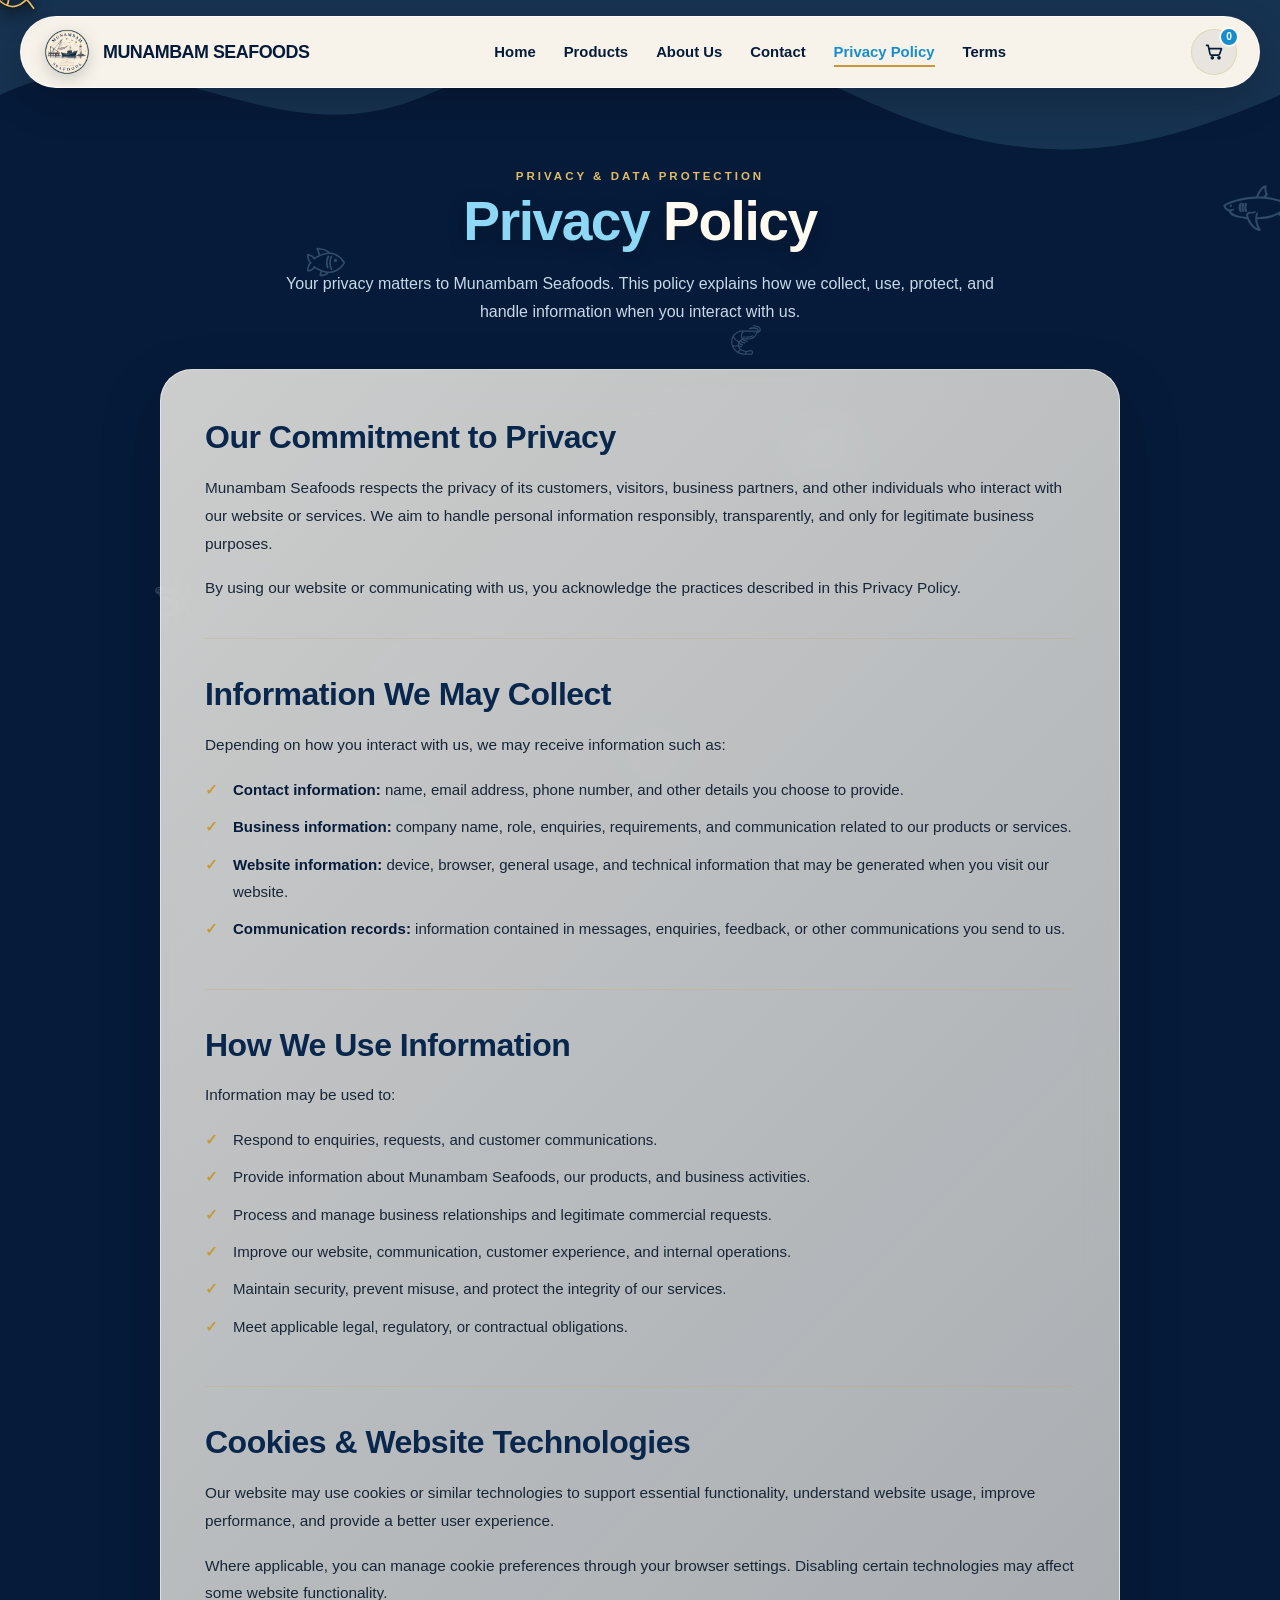
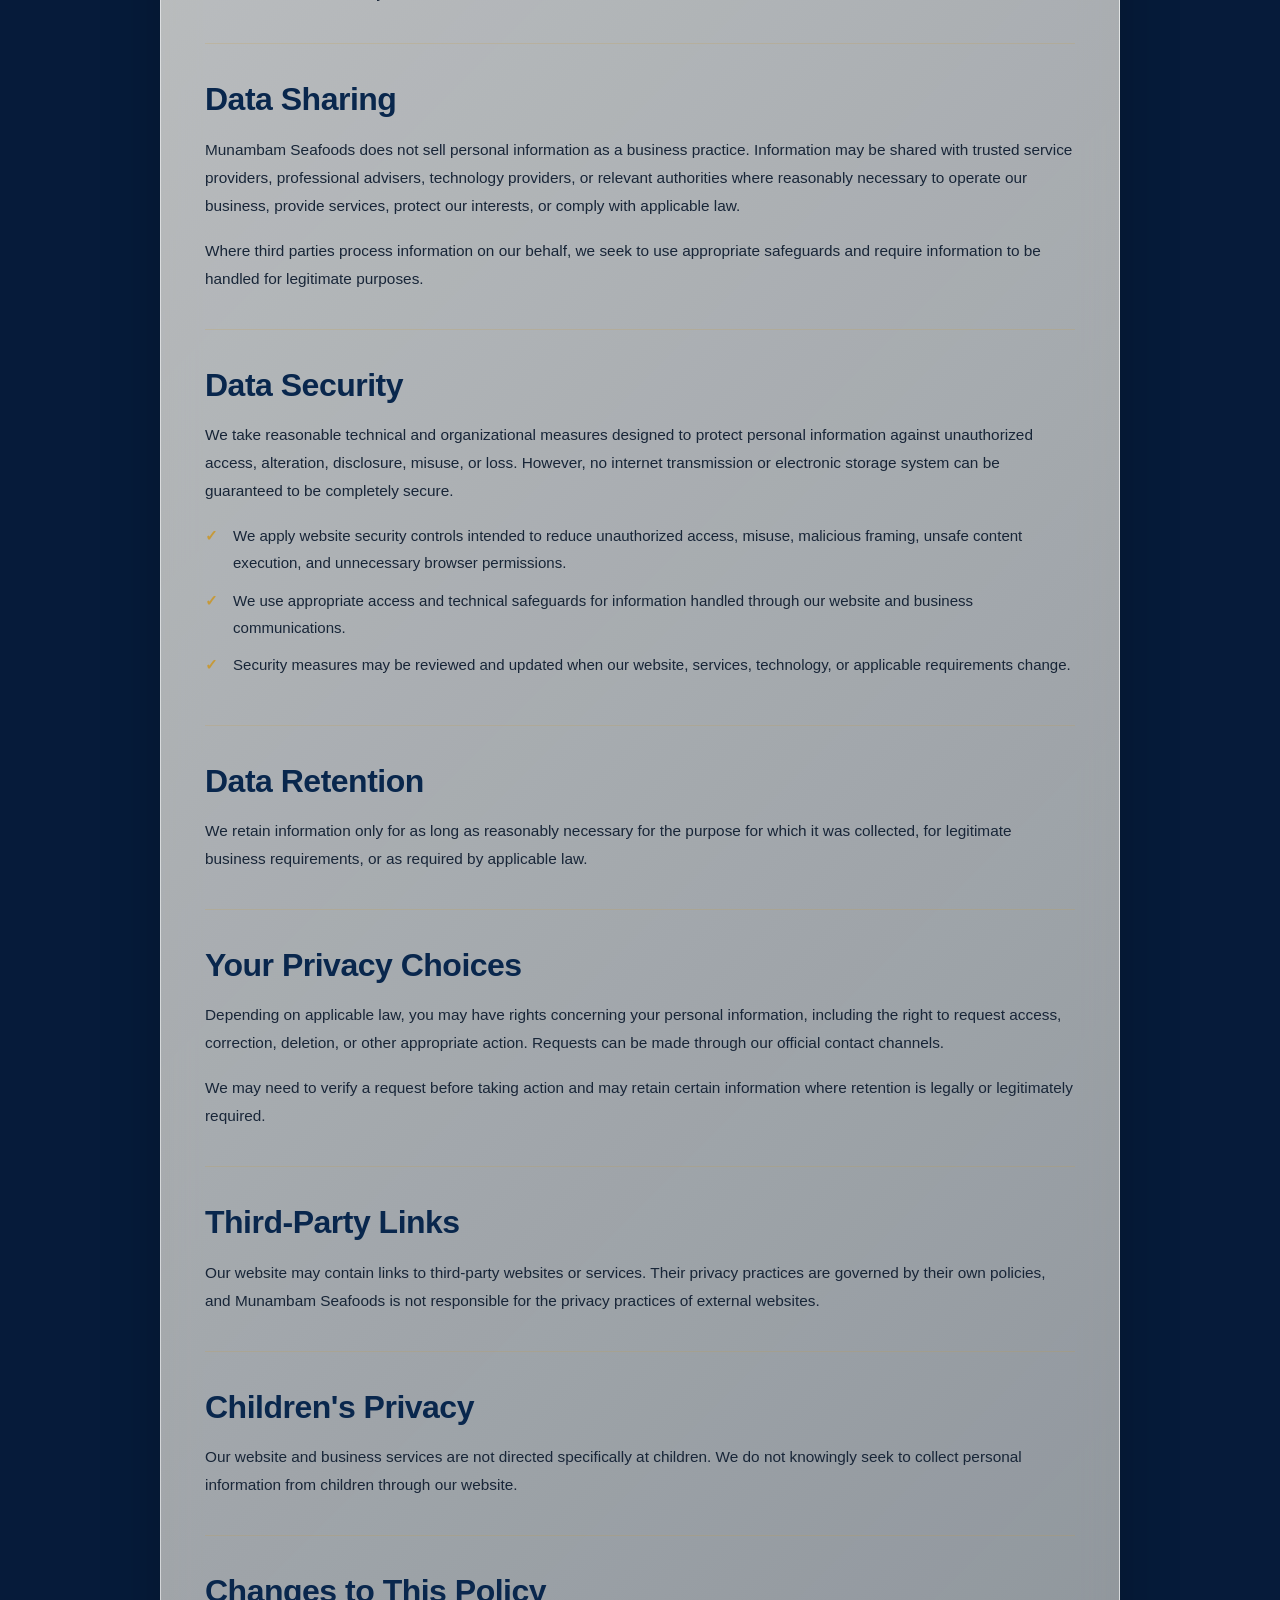
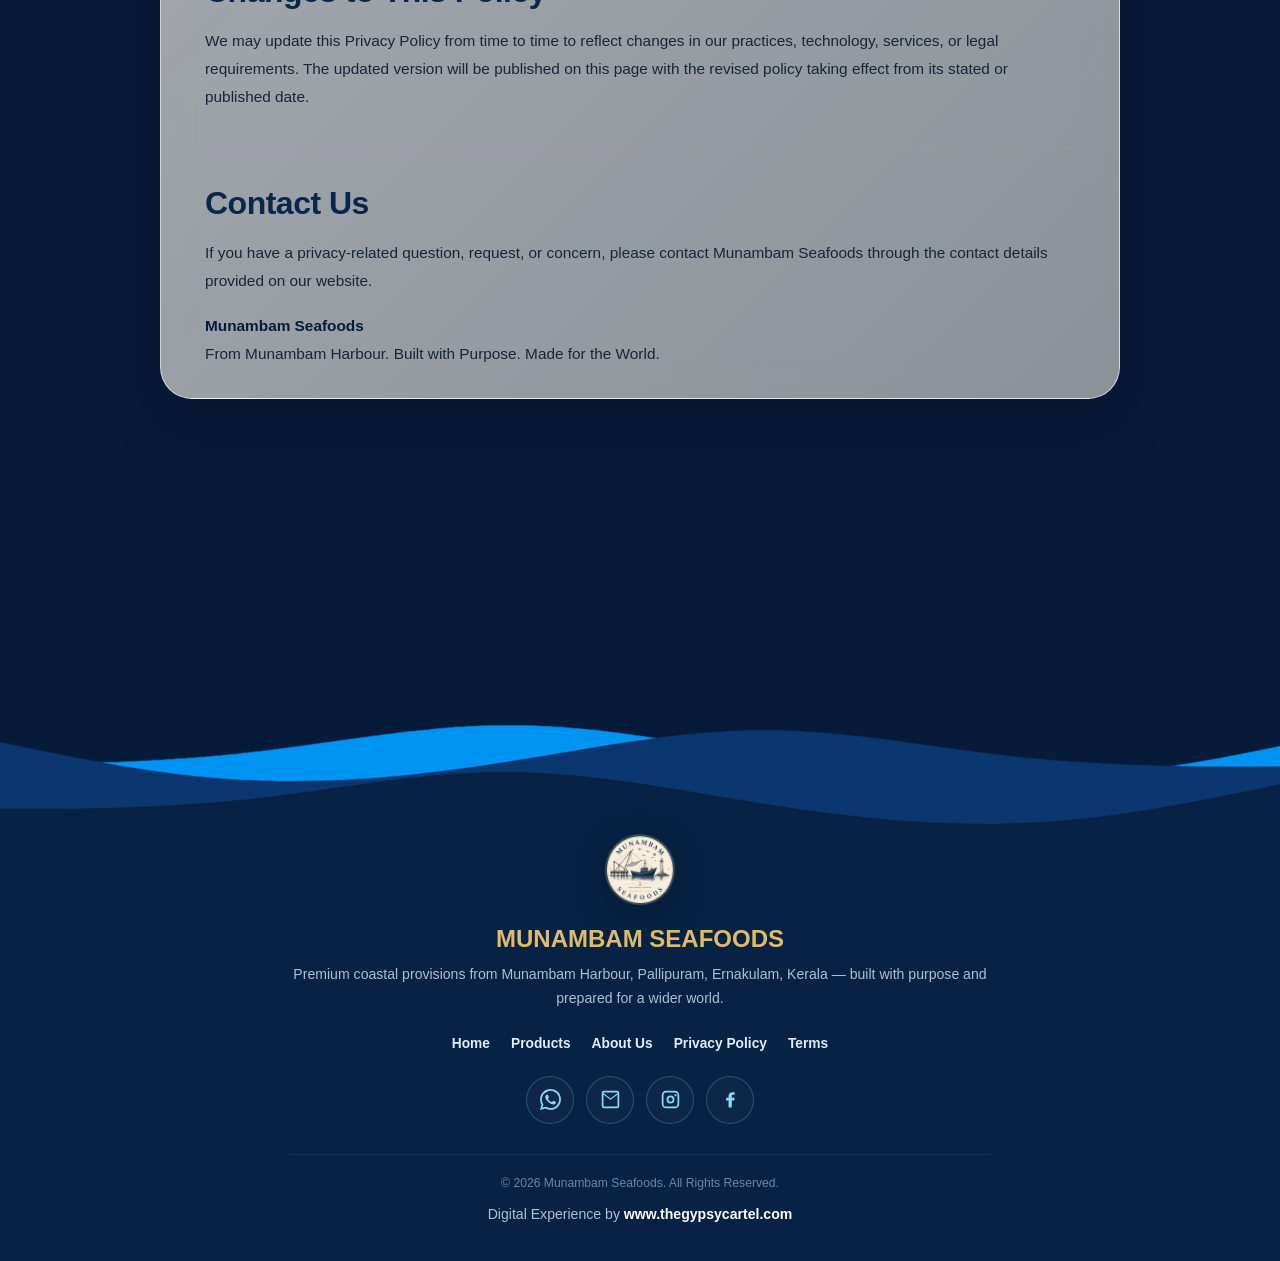
<file: privacy/index.html>
<!DOCTYPE html>
<!DOCTYPE html>

<html lang="en">
<head>
<meta charset="utf-8"/>
<meta content="width=device-width, initial-scale=1.0" name="viewport"/>
<!-- SECURITY HARDENING -->
<meta http-equiv="X-Content-Type-Options" content="nosniff"/>
<meta http-equiv="Referrer-Policy" content="strict-origin-when-cross-origin"/>
<meta http-equiv="X-Frame-Options" content="SAMEORIGIN"/>
<meta http-equiv="Permissions-Policy" content="camera=(), microphone=(), geolocation=(), payment=(), usb=(), bluetooth=(), accelerometer=(), gyroscope=(), magnetometer=()"/>
<meta http-equiv="Content-Security-Policy" content="default-src 'self'; base-uri 'self'; form-action 'self'; frame-ancestors 'self'; object-src 'none'; script-src 'self' 'unsafe-inline'; style-src 'self' 'unsafe-inline'; img-src 'self' data: https:; font-src 'self' data:; connect-src 'self'; media-src 'self'; upgrade-insecure-requests; block-all-mixed-content;"/>
<title>Privacy Policy | Munambam Seafoods</title>
<meta content="Read the Privacy Policy of Munambam Seafoods and learn how we collect, use, protect, and handle personal information." name="description"/>
<meta content="Munambam Seafoods, about Munambam Seafoods, Munambam Harbour, Kerala seafood, seafood founders, premium seafood" name="keywords"/>
<meta content="index, follow, max-image-preview:large" name="robots"/>
<link href="https://www.munambamseafoods.online/privacy/" rel="canonical"/>
<!-- OPEN GRAPH -->
<meta content="website" property="og:type"/>
<meta content="https://www.munambamseafoods.online/privacy/" property="og:url"/>
<meta content="Privacy Policy | Munambam Seafoods" property="og:title"/>
<meta content="Munambam Seafoods privacy practices, data protection principles, and your rights." property="og:description"/>
<meta content="https://www.munambamseafoods.online/assets/MUNAMBAM_Seafood_Logo_HQ.png" property="og:image"/>
<!-- FAVICON -->
<link href="/assets/icon/apple-touch-icon.png" rel="apple-touch-icon" sizes="180x180"/>
<link href="/assets/icon/favicon-32x32.png" rel="icon" sizes="32x32" type="image/png"/>
<link href="/assets/icon/favicon-16x16.png" rel="icon" sizes="16x16" type="image/png"/>
<link href="/assets/icon/site.webmanifest" rel="manifest"/>
<link href="/assets/icon/favicon.ico" rel="icon"/>
<style>

        /* =========================================================
           MUNAMBAM SEAFOODS
           MASTER HOME THEME
        ========================================================= */

        :root {
            --navy: #061b3a;
            --navy-2: #09274d;
            --navy-3: #0d315c;

            --light-blue: #8ed8f5;
            --light-blue-2: #bdeafa;
            --blue: #168dcc;

            --gold: #c69a3a;
            --gold-light: #e0bc68;

            --cream: #fffaf0;
            --cream-2: #f7f0df;

            --white: #ffffff;
            --black: #101820;

            --text-dark: #142943;
            --text-light: #d9e8f4;
            --muted: #8ea5bd;

            --border-gold:
                rgba(198,154,58,.28);

            --shadow:
                0 24px 60px rgba(0,0,0,.22);

            --shadow-soft:
                0 18px 45px rgba(0,0,0,.16);

            --max:
                1180px;
        }


        /* =========================================================
           RESET
        ========================================================= */

        *,
        *::before,
        *::after {
            box-sizing: border-box;
        }

        html {
            scroll-behavior: smooth;
        }

        /* =========================================================
           CUSTOM CURSOR — SAME WORKING FISH CURSOR
           Desktop/fine-pointer only. The visible SVG fish remains
           active with its contrast shadow on cream/light backgrounds.
        ========================================================= */
        @media (hover: hover) and (pointer: fine) {
            html,
            body,
            body *,
            body *::before,
            body *::after,
            a,
            a:link,
            a:visited,
            a:hover,
            a:active,
            a:focus,
            button,
            button:hover,
            button:active,
            button:focus,
            input,
            textarea,
            select,
            label,
            summary,
            [role="button"],
            [onclick],
            [tabindex],
            .btn {
                cursor: none !important;
            }

            #fish-cursor {
                display: block !important;
            }
        }

        body {
            margin: 0;
            min-height: 100vh;

            background:
                var(--navy);

            color:
                var(--cream);

            font-family:
                "Segoe UI",
                Arial,
                Helvetica,
                sans-serif;

            overflow-x: hidden;

        }

        body::selection {
            background: var(--gold);
            color: var(--navy);
        }

        img {
            max-width: 100%;
        }

        a {
            color: inherit;
        }


        /* =========================================================
           CUSTOM FISH CURSOR
        ========================================================= */

        #fish-cursor {
            position: fixed;

            left: 0;
            top: 0;

            width: 44px;
            height: 27px;

            pointer-events: none;

            z-index: 99999;

            transform:
                translate3d(-6px,-14px,0);

            will-change:
                transform;
        }

        #fish-cursor svg {
            display: block;

            width: 44px;
            height: 27px;

            /* Stronger 3D shadow so the fish stays visible on cream/light backgrounds */
            filter:
                drop-shadow(
                    0 1px 0
                    rgba(18,24,32,.95)
                )
                drop-shadow(
                    0 2px 2px
                    rgba(18,24,32,.72)
                )
                drop-shadow(
                    0 5px 6px
                    rgba(0,0,0,.42)
                )
                drop-shadow(
                    0 9px 10px
                    rgba(0,0,0,.20)
                );
        }


        /* =========================================================
           MOVING OCEAN OBJECTS
        ========================================================= */

        .ocean-layer {
            position: fixed;

            inset: 0;

            width: 100%;
            height: 100%;

            overflow: hidden;

            pointer-events: none;

            z-index: 1;
        }

        .creature {
            position: absolute;

            display: block;

            pointer-events: none;

            opacity: .24;

            will-change:
                transform;

            user-select: none;

            filter:
                brightness(0)
                saturate(100%)
                invert(82%)
                sepia(10%)
                saturate(750%)
                hue-rotate(158deg)
                brightness(105%)
                contrast(96%);
        }

        .creature img {
            display: block;

            width: 100%;
            height: 100%;

            object-fit: contain;

            pointer-events: none;

            user-select: none;

            -webkit-user-drag: none;
        }

        .wave-decoration {
            position: absolute;

            left: 0;
            top: 0;

            width: 100%;
            height: 180px;

            opacity: .13;

            pointer-events: none;
        }

        .wave-decoration svg {
            display: block;

            width: 100%;
            height: 100%;
        }


        /* =========================================================
           NAVIGATION
        ========================================================= */

        .site-nav {
            position: sticky;

            top: 16px;

            z-index: 5000;

            width:
                min(
                    calc(100% - 32px),
                    1240px
                );

            margin:
                16px auto 0;

            min-height: 72px;

            padding:
                10px 22px;

            display: flex;

            align-items: center;

            justify-content: space-between;

            gap: 25px;

            background:
                rgba(255,250,240,.97);

            border:
                1px solid
                rgba(255,255,255,.85);

            border-radius:
                50px;

            box-shadow:
                0 15px 40px
                rgba(0,0,0,.20);

            backdrop-filter:
                blur(14px);

            -webkit-backdrop-filter:
                blur(14px);
        }

        .brand {
            display: flex;

            align-items: center;

            gap: 12px;

            text-decoration: none;

            flex-shrink: 0;
        }

        .brand img {
            width: 48px;
            height: 48px;

            object-fit: contain;

            filter:
                drop-shadow(
                    0 5px 8px
                    rgba(0,0,0,.16)
                );

            transition:
                transform .25s ease;
        }

        .brand:hover img {
            transform:
                scale(1.06)
                rotate(-2deg);
        }

        .brand-text {
            color:
                var(--navy);

            font-size:
                1.12rem;

            font-weight:
                800;

            letter-spacing:
                -.5px;

            white-space:
                nowrap;
        }

        .nav-links {
            display: flex;

            align-items: center;

            gap: 28px;
        }

        .nav-links a {
            position: relative;

            padding:
                10px 0;

            text-decoration:
                none;

            color:
                var(--navy);

            font-size:
                .93rem;

            font-weight:
                700;

            transition:
                color .2s ease;
        }

        .nav-links a::after {
            content: "";

            position: absolute;

            left: 0;
            bottom: 3px;

            width: 0;
            height: 2px;

            background:
                var(--gold);

            transition:
                width .22s ease;
        }

        .nav-links a:hover,
        .nav-links a.active {
            color:
                var(--blue);
        }

        /* Privacy Policy — active navigation item */
        .nav-links a.active[href="/privacy/"] {
            color: var(--blue);
        }

        .nav-links a:hover::after,
        .nav-links a.active::after {
            width: 100%;
        }


        /* =========================================================
           HERO
        ========================================================= */
        .hero {
            position: relative;
            z-index: 2;
            width: min(calc(100% - 32px), 1240px);
            min-height: 650px;
            margin: 8px auto 0;
            padding: 78px 30px 105px;
            display: flex;
            align-items: center;
            justify-content: center;
            text-align: center;
            overflow: visible;
            border-radius: 0;
            background: transparent;
            border: none;
            box-shadow: none;
        }

        .hero::before {
            content: "";
            position: absolute;
            inset: 0;
            pointer-events: none;
            background:
                radial-gradient(circle at 50% 30%, rgba(142,216,245,.13), transparent 27%),
                radial-gradient(ellipse at 50% 100%, rgba(22,141,204,.12), transparent 45%);
            opacity: .85;
            z-index: 0;
        }

        /* Open-ocean landing page: no boxed hero.
           Moving sea objects and the subtle wave layers stay visible behind the copy. */
        .hero::after {
            content: "";
            position: absolute;
            left: -8%;
            right: -8%;
            bottom: -72px;
            height: 125px;
            pointer-events: none;
            background: linear-gradient(
                180deg,
                transparent 0 25%,
                rgba(142,216,245,.035) 25% 31%,
                transparent 31% 100%
            );
            border-radius: 50%;
            z-index: 0;
        }

        .hero-content {
            position: relative;
            z-index: 5;
            isolation: isolate;

            display: flex;

            flex-direction: column;

            align-items: center;
        }
        .hero-logo {
            width: clamp(160px, 19vw, 235px);
            height: clamp(160px, 19vw, 235px);
            object-fit: contain;
            display: block;
            margin-bottom: 26px;
            filter:
                drop-shadow(0 7px 3px rgba(0,0,0,.20))
                drop-shadow(0 16px 12px rgba(0,0,0,.24))
                drop-shadow(0 28px 32px rgba(0,0,0,.30));
            transform: translateZ(0);
            animation: logoFloat 4.5s ease-in-out infinite alternate;
            will-change: transform, filter;
        }

        @keyframes logoFloat {
            from {
                transform:
                    translate3d(0,0,0);
            }

            to {
                transform:
                    translate3d(0,-8px,0);
            }
        }

        .hero-kicker {
            margin:
                0 0 11px;

            color:
                var(--gold-light);

            font-size:
                .76rem;

            font-weight:
                800;

            letter-spacing:
                3.2px;

            text-transform:
                uppercase;
        }

        .hero-title {
            margin:
                0;

            color:
                var(--cream);

            text-shadow:
                0 5px 18px rgba(0,0,0,.26);

            font-size:
                clamp(
                    2.15rem,
                    5vw,
                    4rem
                );

            line-height:
                1.02;

            letter-spacing:
                -1.8px;

            font-weight:
                800;
        }

        .hero-title span {
            color:
                var(--light-blue);
        }

        .hero-description {
            max-width:
                760px;

            margin:
                20px auto 0;

            color:
                #c8d9e8;

            font-size:
                1rem;

            line-height:
                1.8;

            font-weight:
                500;
        }

        .hero-buttons {
            display:
                flex;

            flex-wrap:
                wrap;

            justify-content:
                center;

            gap:
                12px;

            margin-top:
                29px;
        }

        .btn {
            display:
                inline-flex;

            align-items:
                center;

            justify-content:
                center;

            min-height:
                49px;

            padding:
                0 25px;

            border-radius:
                50px;

            text-decoration:
                none;

            font-size:
                .88rem;

            font-weight:
                800;

            transition:
                transform .2s ease,
                box-shadow .2s ease,
                background .2s ease,
                border-color .2s ease;
        }

        .btn-primary {
            background:
                var(--gold);

            color:
                var(--navy);

            box-shadow:
                0 12px 28px
                rgba(198,154,58,.22);
        }

        .btn-primary:hover {
            transform:
                translate3d(0,-3px,0);

            background:
                var(--gold-light);

            box-shadow:
                0 17px 32px
                rgba(198,154,58,.28);
        }

        .btn-secondary {
            background:
                rgba(255,255,255,.06);

            color:
                var(--cream);

            border:
                1px solid
                rgba(142,216,245,.30);
        }

        .btn-secondary:hover {
            transform:
                translate3d(0,-3px,0);

            background:
                rgba(142,216,245,.12);

            border-color:
                var(--light-blue);

            box-shadow:
                0 12px 25px
                rgba(0,0,0,.18);
        }


        /* =========================================================
           QUALITY STRIP
        ========================================================= */

        .quality-strip {
            position:
                relative;

            z-index:
                8;

            width:
                min(
                    calc(100% - 48px),
                    1080px
                );

            margin:
                -34px auto 0;

            display:
                grid;

            grid-template-columns:
                repeat(4,1fr);

            background:
                linear-gradient(
                    135deg,
                    rgba(255,250,240,.78),
                    rgba(247,240,223,.58)
                );

            border:
                1px solid
                rgba(255,255,255,.55);

            backdrop-filter:
                blur(18px)
                saturate(115%);

            -webkit-backdrop-filter:
                blur(18px)
                saturate(115%);

            border-radius:
                22px;

            box-shadow:
                var(--shadow);

            overflow:
                hidden;
        }

        .quality-item {
            padding:
                23px 15px;

            text-align:
                center;

            border-right:
                1px solid
                rgba(198,154,58,.20);
        }

        .quality-item:last-child {
            border-right:
                none;
        }

        .quality-number {
            display:
                block;

            color:
                var(--gold);

            font-size:
                1.05rem;

            font-weight:
                850;

            margin-bottom:
                5px;
        }

        .quality-label {
            color:
                var(--navy);

            font-size:
                .74rem;

            font-weight:
                800;

            letter-spacing:
                .8px;

            text-transform:
                uppercase;
        }


        /* =========================================================
           MAIN QUALITY SECTION
        ========================================================= */

        .section {
            position:
                relative;

            z-index:
                2;

            width:
                min(
                    calc(100% - 32px),
                    var(--max)
                );

            margin:
                0 auto;

            padding:
                100px 20px 35px;
        }

        .section-heading {
            text-align:
                center;

            margin-bottom:
                42px;
        }

        .eyebrow {
            display:
                inline-block;

            margin-bottom:
                10px;

            color:
                var(--gold-light);

            font-size:
                .72rem;

            font-weight:
                850;

            text-transform:
                uppercase;

            letter-spacing:
                3px;
        }

        .section-heading h2 {
            margin:
                0;

            color:
                var(--cream);

            font-size:
                clamp(
                    1.85rem,
                    4vw,
                    2.75rem
                );

            line-height:
                1.1;

            letter-spacing:
                -1px;

            font-weight:
                800;
        }

        .section-heading p {
            max-width:
                700px;

            margin:
                15px auto 0;

            color:
                #9fb5c9;

            line-height:
                1.75;

            font-size:
                .96rem;
        }


        /* =========================================================
           FEATURE CARDS
        ========================================================= */

        .features {
            display:
                grid;

            grid-template-columns:
                1fr;

            gap:
                20px;

            max-width:
                850px;

            margin:
                0 auto;
        }

        .feature {
            position:
                relative;

            padding:
                30px 32px 31px;

            background:
                linear-gradient(
                    135deg,
                    rgba(255,250,240,.76),
                    rgba(247,240,223,.54)
                );

            border:
                1px solid
                rgba(255,255,255,.58);

            backdrop-filter:
                blur(18px)
                saturate(115%);

            -webkit-backdrop-filter:
                blur(18px)
                saturate(115%);

            border-radius:
                25px;

            box-shadow:
                var(--shadow-soft);

            overflow:
                hidden;

            transition:
                transform .25s ease,
                box-shadow .25s ease;
        }

        .feature::before {
            content:
                "";

            position:
                absolute;

            left:
                0;

            top:
                0;

            width:
                5px;

            height:
                100%;

            background:
                linear-gradient(
                    180deg,
                    var(--gold),
                    var(--light-blue)
                );
        }

        .feature:hover {
            transform:
                translate3d(0,-5px,0);

            box-shadow:
                0 25px 55px
                rgba(0,0,0,.22);
        }

        .feature-top {
            display:
                block;

            margin-bottom:
                12px;
        }

        .feature-icon {
            width:
                43px;

            height:
                43px;

            flex:
                0 0 43px;

            display:
                none;

            place-items:
                center;

            border-radius:
                50%;

            color:
                var(--gold);

            background:
                var(--cream-2);

            border:
                1px solid
                rgba(198,154,58,.28);

            font-size:
                .8rem;

            font-weight:
                900;
        }

        .feature h3 {
            margin:
                0;

            color:
                var(--navy);

            font-size:
                1.25rem;

            line-height:
                1.25;

            font-weight:
                800;
        }

        .feature p {
            margin:
                0;

            color:
                #52677f;

            font-size:
                .93rem;

            line-height:
                1.75;
        }

        .feature-extra {
            display:
                block;

            margin-top:
                8px;

            color:
                var(--navy-3);

            font-size:
                .86rem;

            font-weight:
                650;
        }


        /* =========================================================
           BRAND STORY
        ========================================================= */

        .story {
            position:
                relative;

            z-index:
                2;

            width:
                min(
                    calc(100% - 32px),
                    1050px
                );

            margin:
                75px auto 100px;

            padding:
                70px 30px;

            text-align:
                center;

            background:
                linear-gradient(
                    135deg,
                    rgba(255,250,240,.80),
                    rgba(247,240,223,.56)
                );

            border:
                1px solid
                rgba(255,255,255,.60);

            backdrop-filter:
                blur(20px)
                saturate(120%);

            -webkit-backdrop-filter:
                blur(20px)
                saturate(120%);

            border-radius:
                32px;

            box-shadow:
                var(--shadow);
        }

        /* Story tagline — keep it clearly readable on the glass card */
        .story .eyebrow {
            color: var(--navy);
        }

        .story-logo {
            display: block;
            margin-left: auto;
            margin-right: auto;
            width:
                82px;

            height:
                82px;

            object-fit:
                contain;

            margin-bottom:
                18px;

            filter:
                drop-shadow(
                    0 9px 15px
                    rgba(0,0,0,.18)
                );
        }

        .story h2 {
            margin:
                0 auto;

            color:
                var(--navy);

            font-size:
                clamp(
                    1.8rem,
                    4vw,
                    2.5rem
                );

            line-height:
                1.15;

            font-weight:
                800;
        }

        .story p {
            margin-left: auto;
            margin-right: auto;
            max-width:
                720px;

            margin:
                17px auto 28px;

            color:
                #52677f;

            font-size:
                .97rem;

            line-height:
                1.8;
        }


        /* =========================================================
           REFERENCE FOOTER WAVE
           Exact supplied 1920x1080 footer artwork.
           No other page styling is changed.
        ========================================================= */

        .footer {
            position:
                relative;

            z-index:
                3;

            background:
                #072244;

            color:
                var(--white);

            padding:
                clamp(240px, calc(36.15vw - 120px), 574px) 20px 34px;

            text-align:
                center;

            overflow:
                hidden;
        }

        .footer-reference-wave {
            position:
                absolute;

            top:
                0;

            left:
                0;

            width:
                100%;

            height:
                auto;

            display:
                block;

            max-width:
                none;

            pointer-events:
                none;

            user-select:
                none;

            z-index:
                1;
        }

        .footer-content {
            position:
                relative;

            z-index:
                5;

            max-width:
                850px;

            margin:
                0 auto;
        }

        .footer-logo {
            width:
                76px;

            height:
                76px;

            object-fit:
                contain;

            margin-bottom:
                13px;

            filter:
                drop-shadow(
                    0 8px 16px
                    rgba(0,0,0,.25)
                );
        }

        .footer h3 {
            margin:
                0;

            color:
                var(--gold-light);

            font-size:
                1.5rem;

            font-weight:
                800;
        }

        .footer p {
            margin:
                10px auto 0;

            max-width:
                700px;

            color:
                #aebfd2;

            font-size:
                .88rem;

            line-height:
                1.7;
        }

        .footer-links {
            display:
                flex;

            flex-wrap:
                wrap;

            justify-content:
                center;

            gap:
                21px;

            margin:
                25px 0;
        }

        .footer-links a {
            color:
                #e2edf6;

            text-decoration:
                none;

            font-size:
                .86rem;

            font-weight:
                650;

            transition:
                color .2s ease;
        }

        .footer-links a:hover {
            color:
                var(--gold-light);
        }

        .footer-contact {
            display:
                flex;

            justify-content:
                center;

            flex-wrap:
                wrap;

            gap:
                12px;

            margin:
                20px 0;
        }

        /* ICON-ONLY SOCIAL / CONTACT LINKS */
        .contact-link {
            width: 48px;
            height: 48px;
            padding: 0;

            display: inline-flex;
            align-items: center;
            justify-content: center;

            border: 1px solid rgba(142,216,245,.24);
            border-radius: 50%;

            color: var(--light-blue);
            background: rgba(255,255,255,.025);

            text-decoration: none;

            transition:
                transform .22s ease,
                background .22s ease,
                border-color .22s ease,
                color .22s ease,
                box-shadow .22s ease;
        }

        .contact-link svg {
            width: 21px;
            height: 21px;
            display: block;
            fill: currentColor;
            stroke: currentColor;
            stroke-width: 0;
            transition: transform .22s ease;
        }

        .contact-link:hover {
            background: rgba(142,216,245,.10);
            border-color: var(--light-blue);
            color: var(--white);
            transform: translate3d(0,-3px,0);
            box-shadow: 0 10px 24px rgba(0,0,0,.20);
        }

        .contact-link:hover svg {
            transform: scale(1.08);
        }

        .contact-link:focus-visible {
            outline: 2px solid var(--light-blue);
            outline-offset: 4px;
        }

        .copyright {
            margin-top:
                30px !important;

            padding-top:
                18px;

            border-top:
                1px solid
                rgba(255,255,255,.08);

            font-size:
                .76rem !important;

            color:
                #71869c !important;
        }



        .studio-credit {
            margin: 7px 0 0;
            color: #71869c;
            font-size: 11px;
            line-height: 1.5;
            text-align: center;
        }

        .studio-credit a {
            color: var(--white);
            text-decoration: none;
            font-weight: 600;
        }

        .studio-credit a:hover {
            color: var(--white);
        }

        /* =========================================================
           FOCUS
        ========================================================= */

        a:focus-visible {
            outline:
                2px solid
                var(--gold);

            outline-offset:
                4px;

            border-radius:
                4px;
        }


        /* =========================================================
           MOBILE
        ========================================================= */

        @media (max-width: 850px) {

            .site-nav {
                width:
                    calc(100% - 20px);

                top:
                    10px;

                margin-top:
                    10px;

                padding:
                    9px 15px;
            }

            .brand-text {
                font-size:
                    .98rem;
            }

            .brand img {
                width:
                    42px;

                height:
                    42px;
            }

            .nav-links {
                display: none;
            }

            .nav-toggle {
                display: inline-flex;
            }

            .hero {
                width:
                    calc(100% - 20px);

                min-height:
                    590px;

                padding:
                    55px 20px 95px;

                margin-top:
                    4px;
            }

            .quality-strip {
                grid-template-columns:
                    repeat(2,1fr);

                margin-top:
                    -25px;
            }

            .quality-item:nth-child(2) {
                border-right:
                    none;
            }

            .quality-item:nth-child(-n+2) {
                border-bottom:
                    1px solid
                    rgba(198,154,58,.20);
            }
        }


        @media (max-width: 620px) {

            .site-nav {
                border-radius:
                    25px;

                min-height:
                    62px;
            }

            .brand-text {
                display:
                    none;
            }

            .brand img {
                width:
                    44px;

                height:
                    44px;
            }

            .hero {
                margin-top:
                    12px;

                border-radius:
                    0;

                min-height:
                    575px;
            }

            .hero-logo {
                width:
                    165px;

                height:
                    165px;
            }

            .hero-kicker {
                font-size:
                    .62rem;

                letter-spacing:
                    2px;
            }

            .hero-title {
                font-size:
                    2rem;
            }

            .hero-description {
                font-size:
                    .87rem;

                line-height:
                    1.65;
            }

            .hero-buttons {
                flex-direction:
                    column;

                width:
                    min(100%,280px);
            }

            .btn {
                width:
                    100%;
            }

            .quality-strip {
                width:
                    calc(100% - 28px);

                border-radius:
                    18px;
            }

            .quality-item {
                padding:
                    18px 8px;
            }

            .quality-number {
                font-size:
                    .86rem;
            }

            .quality-label {
                font-size:
                    .60rem;
            }

            .section {
                width:
                    calc(100% - 20px);

                padding:
                    75px 10px 20px;
            }

            .feature {
                padding:
                    25px 23px 27px;
            }

            .feature h3 {
                font-size:
                    1.1rem;
            }

            .feature p {
                font-size:
                    .87rem;
            }

            .story {
                width:
                    calc(100% - 20px);

                margin:
                    55px auto 75px;

                padding:
                    50px 20px;
            }

            .story p {
                font-size:
                    .88rem;
            }

            .footer {
                padding:
                    120px 15px 25px;
            }

            .footer-links {
                gap:
                    14px;
            }

            .footer-contact {
                flex-direction: row;
                align-items: center;
                justify-content: center;
            }

            .contact-link {
                width: 44px;
                height: 44px;
            }

            .contact-link svg {
                width: 19px;
                height: 19px;
            }
        }


        /* =========================================================
           TOUCH DEVICES
        ========================================================= */

        @media (hover: none) and (pointer: coarse) {
            html,
            body,
            body *,
            body *::before,
            body *::after,
            a,
            button,
            input,
            textarea,
            select,
            label,
            summary,
            [role="button"],
            [onclick],
            [tabindex] {
                cursor: auto !important;
            }

            #fish-cursor {
                display: none !important;
            }
        }


        /* =========================================================
           REDUCED MOTION
        ========================================================= */

        @media (prefers-reduced-motion: reduce) {

            html {
                scroll-behavior:
                    auto;
            }

            *,
            *::before,
            *::after {
                animation-duration:
                    .01ms !important;

                animation-iteration-count:
                    1 !important;

                transition-duration:
                    .01ms !important;
            }
        }

    </style>
<style>
/* =========================================================
   ABOUT PAGE
   Same Home theme, same ocean background, same typography.
========================================================= */

.about-main {
    position: relative;
    z-index: 2;
    width: min(calc(100% - 32px), var(--max));
    margin: 0 auto;
    padding: 78px 20px 90px;
}

.about-intro {
    max-width: 850px;
    margin: 0 auto 42px;
    text-align: center;
}

.about-intro h1 {
    margin: 0;
    color: var(--cream);
    font-size: clamp(2.15rem, 5vw, 3.45rem);
    line-height: 1.08;
    letter-spacing: -1.5px;
    font-weight: 800;
    text-shadow: 0 5px 18px rgba(0,0,0,.26);
}

.about-intro p {
    max-width: 760px;
    margin: 18px auto 0;
    color: #c8d9e8;
    font-size: 1rem;
    line-height: 1.8;
}

.about-container {
    width: min(100%, 960px);
    margin: 0 auto;
    padding: 48px 44px;
    background: linear-gradient(
        135deg,
        rgba(255,250,240,.80),
        rgba(247,240,223,.56)
    );
    border: 1px solid rgba(255,255,255,.60);
    backdrop-filter: blur(20px) saturate(120%);
    -webkit-backdrop-filter: blur(20px) saturate(120%);
    border-radius: 32px;
    box-shadow: var(--shadow);
    color: var(--black);
}

.about-block {
    padding: 0 0 36px;
    margin: 0 0 36px;
    border-bottom: 1px solid rgba(198,154,58,.20);
}

.about-block:last-child {
    margin-bottom: 0;
    padding-bottom: 0;
    border-bottom: 0;
}

.about-block h2 {
    margin: 0 0 17px;
    color: var(--navy-2);
    font-size: clamp(1.45rem, 3vw, 2rem);
    line-height: 1.2;
    letter-spacing: -.5px;
    font-weight: 800;
}

.about-block p {
    margin: 0 0 17px;
    color: #182638;
    font-size: .96rem;
    line-height: 1.82;
}

.about-block p:last-child {
    margin-bottom: 0;
}

.about-block strong {
    color: var(--navy);
}

.founder-card {
    margin-top: 24px;
    padding: 28px 28px 22px;
    background: rgba(255,255,255,.28);
    border: 1px solid rgba(198,154,58,.20);
    border-radius: 22px;
    box-shadow: 0 14px 35px rgba(0,0,0,.10);
}

.founder-card h3 {
    margin: 0 0 6px;
    color: var(--navy);
    font-size: 1.35rem;
    line-height: 1.25;
    font-weight: 800;
}

.founder-role {
    margin-bottom: 17px !important;
    color: var(--navy-3) !important;
    font-size: .82rem !important;
    line-height: 1.55 !important;
}

.about-block ul {
    list-style: none;
    margin: 18px 0 0;
    padding: 0;
}

.about-block ul li {
    position: relative;
    margin: 0 0 12px;
    padding-left: 28px;
    color: #182638;
    font-size: .94rem;
    line-height: 1.76;
}

.about-block ul li::before {
    content: "✓";
    position: absolute;
    left: 0;
    top: 0;
    color: var(--gold);
    font-weight: 900;
}

.principles {
    list-style: none;
    counter-reset: principle;
    margin: 18px 0 22px;
    padding: 0;
}

.principles li {
    position: relative;
    counter-increment: principle;
    margin: 0 0 12px;
    padding: 14px 16px 14px 55px;
    background: rgba(255,255,255,.27);
    border: 1px solid rgba(198,154,58,.14);
    border-radius: 14px;
    color: #182638;
    font-size: .94rem;
    line-height: 1.7;
}

.principles li::before {
    content: counter(principle);
    position: absolute;
    left: 15px;
    top: 50%;
    transform: translateY(-50%);
    width: 27px;
    height: 27px;
    display: grid;
    place-items: center;
    border-radius: 50%;
    background: var(--navy);
    color: var(--gold-light);
    font-size: .75rem;
    font-weight: 900;
}

.about-block blockquote {
    margin: 25px 0;
    padding: 18px 22px;
    border-left: 4px solid var(--gold);
    border-radius: 0 14px 14px 0;
    background: rgba(6,27,58,.055);
    color: var(--navy);
    font-family: Georgia, serif;
    font-size: 1.08rem;
    line-height: 1.65;
}

.about-signoff {
    margin-top: 28px !important;
    padding-top: 25px;
    border-top: 1px solid rgba(198,154,58,.25);
    text-align: center;
    color: var(--navy) !important;
    font-family: var(--font-heading);
    font-size: 1.08rem !important;
}

@media (max-width: 768px) {
    .about-main {
        padding: 55px 8px 70px;
    }

    .about-container {
        padding: 32px 22px;
        border-radius: 24px;
    }

    .founder-card {
        padding: 22px 18px 18px;
        border-radius: 18px;
    }

    .about-block p,
    .about-block ul li,
    .principles li {
        font-size: .90rem;
        line-height: 1.75;
    }
}

@media (max-width: 520px) {
    .about-main {
        width: calc(100% - 16px);
        padding-left: 0;
        padding-right: 0;
    }

    .about-container {
        padding: 28px 18px;
        border-radius: 20px;
    }

    .about-block h2 {
        font-size: 1.35rem;
    }

    .principles li {
        padding-left: 49px;
    }
}
</style>
<style>
/* =========================================================
   PRIVACY PAGE — ABOUT PAGE VISUAL SYSTEM
   Content layout intentionally inherits .about-intro,
   .about-container and .about-block from About Us.
========================================================= */
.privacy-intro p { max-width: 760px; }
.privacy-container { padding-bottom: 30px; }
.privacy-container .about-block {
    scroll-margin-top: 110px;
}
.privacy-container .about-block p,
.privacy-container .about-block li {
    line-height: 1.82;
}
.privacy-container .about-block ul {
    margin-top: 12px;
}
.privacy-container .about-block li {
    margin-bottom: 10px;
}
.privacy-container .about-block strong {
    color: var(--navy);
}
@media (max-width: 700px) {
    .privacy-intro h1 {
        font-size: clamp(2rem, 10vw, 3rem);
    }
    .privacy-container .about-block p,
    .privacy-container .about-block li {
        line-height: 1.72;
    }
}


        /* =========================================================
           ALWAYS-VISIBLE SHOPPING CART
           Shared cart UI — same styling as the Products/About pages.
        ========================================================= */

        .cart-link{
            position:relative;
            width:46px;
            height:46px;
            flex:0 0 46px;
            display:inline-flex;
            align-items:center;
            justify-content:center;
            color:var(--navy);
            background:rgba(6,27,58,.06);
            border:1px solid rgba(198,154,58,.22);
            border-radius:50%;
            text-decoration:none;
            transition:.2s ease;
        }

        .cart-link:hover{
            background:var(--gold);
            transform:translateY(-2px);
        }

        .cart-link svg{
            width:20px;
            height:20px;
            display:block;
            fill:none;
            stroke:currentColor;
            stroke-width:2;
            stroke-linecap:round;
            stroke-linejoin:round;
        }

        .cart-count{
            position:absolute;
            top:-3px;
            right:-3px;
            min-width:20px;
            height:20px;
            padding:0 5px;
            display:grid;
            place-items:center;
            border-radius:20px;
            background:var(--blue);
            color:#fff;
            font-size:.64rem;
            font-weight:800;
            border:2px solid var(--cream);
            line-height:1;
        }

        @media (max-width: 850px){
            .cart-link{
                width:42px;
                height:42px;
                flex-basis:42px;
            }
        }

        @media (max-width: 620px){
            .site-nav{
                gap:12px;
            }

            .cart-link{
                width:40px;
                height:40px;
                flex-basis:40px;
            }

            .cart-link svg{
                width:18px;
                height:18px;
            }

            .cart-count{
                min-width:18px;
                height:18px;
                font-size:.58rem;
            }

            .nav-toggle {
                width: 40px;
                height: 40px;
            }
        }


        /* =========================================================
           HAMBURGER + MOBILE SIDE DRAWER
           Same links as desktop. Visible only ≤850px.
        ========================================================= */

        .nav-toggle {
            display: none;
            position: relative;
            width: 42px;
            height: 42px;
            flex: 0 0 42px;
            align-items: center;
            justify-content: center;
            margin: 0;
            padding: 0;
            border: 1px solid rgba(198,154,58,.22);
            border-radius: 50%;
            background: rgba(6,27,58,.06);
            color: var(--navy);
            cursor: none;
            transition: background .2s ease, transform .2s ease, border-color .2s ease;
            z-index: 5100;
        }

        .nav-toggle:hover {
            background: var(--gold);
            border-color: var(--gold);
            transform: translateY(-2px);
        }

        .nav-toggle:focus-visible {
            outline: 2px solid var(--gold);
            outline-offset: 3px;
        }

        .nav-toggle-bars {
            display: block;
            width: 18px;
            height: 14px;
            position: relative;
        }

        .nav-toggle-bars span {
            position: absolute;
            left: 0;
            width: 100%;
            height: 2px;
            border-radius: 2px;
            background: currentColor;
            transition: transform .28s ease, opacity .2s ease, top .28s ease;
        }

        .nav-toggle-bars span:nth-child(1) { top: 0; }
        .nav-toggle-bars span:nth-child(2) { top: 6px; }
        .nav-toggle-bars span:nth-child(3) { top: 12px; }

        .nav-toggle[aria-expanded="true"] .nav-toggle-bars span:nth-child(1) {
            top: 6px;
            transform: rotate(45deg);
        }

        .nav-toggle[aria-expanded="true"] .nav-toggle-bars span:nth-child(2) {
            opacity: 0;
        }

        .nav-toggle[aria-expanded="true"] .nav-toggle-bars span:nth-child(3) {
            top: 6px;
            transform: rotate(-45deg);
        }

        .nav-drawer-backdrop {
            position: fixed;
            inset: 0;
            z-index: 6000;
            background: rgba(6, 27, 58, .55);
            backdrop-filter: blur(4px);
            -webkit-backdrop-filter: blur(4px);
            opacity: 0;
            visibility: hidden;
            pointer-events: none;
            transition: opacity .28s ease, visibility .28s ease;
        }

        .nav-drawer-backdrop.is-open {
            opacity: 1;
            visibility: visible;
            pointer-events: auto;
        }

        .nav-drawer {
            position: fixed;
            top: 0;
            right: 0;
            z-index: 6100;
            width: min(320px, 86vw);
            height: 100%;
            height: 100dvh;
            margin: 0;
            padding: 0;
            background: linear-gradient(
                165deg,
                rgba(255,250,240,.98),
                rgba(247,240,223,.96)
            );
            border-left: 1px solid rgba(255,255,255,.7);
            box-shadow: -18px 0 50px rgba(0,0,0,.28);
            transform: translate3d(105%, 0, 0);
            transition: transform .32s cubic-bezier(.22, 1, .36, 1);
            display: flex;
            flex-direction: column;
            overflow: hidden;
            visibility: hidden;
        }

        .nav-drawer.is-open {
            transform: translate3d(0, 0, 0);
            visibility: visible;
        }

        .nav-drawer-header {
            display: flex;
            align-items: center;
            justify-content: space-between;
            gap: 12px;
            padding: 18px 18px 14px;
            border-bottom: 1px solid rgba(198,154,58,.18);
            flex-shrink: 0;
        }

        .nav-drawer-brand {
            display: flex;
            align-items: center;
            gap: 10px;
            text-decoration: none;
            color: var(--navy);
            font-size: .95rem;
            font-weight: 800;
            letter-spacing: -.3px;
        }

        .nav-drawer-brand img {
            width: 40px;
            height: 40px;
            object-fit: contain;
        }

        .nav-drawer-close {
            width: 40px;
            height: 40px;
            flex: 0 0 40px;
            display: grid;
            place-items: center;
            border: 1px solid rgba(198,154,58,.22);
            border-radius: 50%;
            background: rgba(6,27,58,.06);
            color: var(--navy);
            cursor: none;
            transition: background .2s ease, transform .2s ease;
        }

        .nav-drawer-close:hover {
            background: var(--gold);
            transform: translateY(-1px);
        }

        .nav-drawer-close:focus-visible {
            outline: 2px solid var(--gold);
            outline-offset: 3px;
        }

        .nav-drawer-close svg {
            width: 18px;
            height: 18px;
            display: block;
        }

        .nav-drawer-links {
            flex: 1;
            overflow-y: auto;
            overscroll-behavior: contain;
            padding: 12px 14px 24px;
            display: flex;
            flex-direction: column;
            gap: 4px;
            -webkit-overflow-scrolling: touch;
        }

        .nav-drawer-links a {
            display: flex;
            align-items: center;
            min-height: 48px;
            padding: 12px 16px;
            border-radius: 14px;
            text-decoration: none;
            color: var(--navy);
            font-size: .95rem;
            font-weight: 700;
            transition: background .2s ease, color .2s ease;
        }

        .nav-drawer-links a:hover,
        .nav-drawer-links a:focus-visible {
            background: rgba(6,27,58,.07);
            color: var(--blue);
            outline: none;
        }

        .nav-drawer-links a.active {
            background: rgba(198,154,58,.14);
            color: var(--navy);
            box-shadow: inset 3px 0 0 var(--gold);
        }

        .nav-drawer-footer {
            flex-shrink: 0;
            padding: 14px 18px 22px;
            border-top: 1px solid rgba(198,154,58,.18);
        }

        .nav-drawer-cart {
            display: flex;
            align-items: center;
            justify-content: center;
            gap: 10px;
            min-height: 48px;
            padding: 0 18px;
            border-radius: 50px;
            background: var(--gold);
            color: var(--navy);
            text-decoration: none;
            font-size: .9rem;
            font-weight: 800;
            box-shadow: 0 10px 24px rgba(198,154,58,.22);
            transition: background .2s ease, transform .2s ease;
        }

        .nav-drawer-cart:hover {
            background: var(--gold-light);
            transform: translateY(-2px);
        }

        .nav-drawer-cart svg {
            width: 20px;
            height: 20px;
            fill: none;
            stroke: currentColor;
            stroke-width: 2;
            stroke-linecap: round;
            stroke-linejoin: round;
        }

        body.nav-drawer-open {
            overflow: hidden;
        }

        @media (hover: none) and (pointer: coarse) {
            .nav-toggle,
            .nav-drawer-close,
            .nav-drawer-cart {
                cursor: auto !important;
            }
        }

        @media (min-width: 851px) {
            .nav-toggle,
            .nav-drawer,
            .nav-drawer-backdrop {
                display: none !important;
            }
        }

        @media (max-width: 850px) {
            .nav-links {
                display: none !important;
            }

            .nav-toggle {
                display: inline-flex !important;
            }
        }

</style></head>
<body>
<!-- =========================================================
         CUSTOM CURSOR
    ========================================================= -->
<div aria-hidden="true" id="fish-cursor">
<svg fill="none" stroke="#e0bc68" stroke-linecap="round" stroke-width="2" viewbox="0 0 50 30">
<path d="
                    M5 15
                    Q25 -5 45 25
                    M5 15
                    Q25 35 45 5
                "></path>
<path d="
                    M15 8.5
                    Q18 15 15 21.5
                "></path>
<circle cx="10" cy="14.5" fill="#e0bc68" r="1.5" stroke="none"></circle>
</svg>
</div>
<!-- =========================================================
         MOVING OCEAN OBJECTS
    ========================================================= -->
<div aria-hidden="true" class="ocean-layer" id="oceanLayer">
<div class="wave-decoration">
<svg preserveaspectratio="none" viewbox="0 0 1440 180">
<path d="
                        M0 95
                        C180 20 300 165 480 95
                        S780 20 960 95
                        S1260 165 1440 95
                        V0
                        H0
                        Z
                    " fill="#8ed8f5"></path>
</svg>
</div>
</div>
<nav aria-label="Main navigation" class="site-nav">
<a aria-label="Munambam Seafoods Home" class="brand" href="/">
<img alt="Munambam Seafoods" decoding="async" fetchpriority="high" height="48" src="/assets/MUNAMBAM_Seafood_Logo_HQ.png" width="48"/>
<span class="brand-text">
                MUNAMBAM SEAFOODS
            </span>
</a>
<div class="nav-links">
<a aria-current="page" href="/">
                Home
            </a>
<a href="/products/">
                Products
            </a>
<a href="/about/">
                About Us
            </a>
            <a href="/contact/">
                Contact
            </a>
            <a class="active" href="/privacy/">
                Privacy Policy
            </a>
<a href="/terms/">
                Terms
            </a>
</div>


        <a
            href="/products/cart.html"
            class="cart-link"
            aria-label="Open shopping cart"
            title="Shopping Cart"
        >
            <svg viewBox="0 0 24 24" aria-hidden="true">
                <path d="M3 4h2l2.2 10.2a2 2 0 0 0 2 1.6h7.7a2 2 0 0 0 1.9-1.4L21 8H6"></path>
                <circle cx="10" cy="19" r="1.2"></circle>
                <circle cx="18" cy="19" r="1.2"></circle>
            </svg>
            <span class="cart-count" id="cartCount">0</span>
        </a>

        <button
            type="button"
            class="nav-toggle"
            id="navToggle"
            aria-label="Open menu"
            aria-controls="navDrawer"
            aria-expanded="false"
        >
            <span class="nav-toggle-bars" aria-hidden="true">
                <span></span>
                <span></span>
                <span></span>
            </span>
        </button>

</nav>

    <!-- Mobile side drawer (same links as desktop) -->
    <div
        class="nav-drawer-backdrop"
        id="navDrawerBackdrop"
        hidden
    ></div>

    <aside
        class="nav-drawer"
        id="navDrawer"
        role="dialog"
        aria-modal="true"
        aria-label="Site menu"
        hidden
    >
        <div class="nav-drawer-header">
            <a href="/" class="nav-drawer-brand" aria-label="Munambam Seafoods Home">
                <img
                    src="/assets/MUNAMBAM_Seafood_Logo_HQ.png"
                    alt=""
                    width="40"
                    height="40"
                    decoding="async"
                >
                <span>MUNAMBAM SEAFOODS</span>
            </a>
            <button
                type="button"
                class="nav-drawer-close"
                id="navDrawerClose"
                aria-label="Close menu"
            >
                <svg viewBox="0 0 24 24" fill="none" stroke="currentColor" stroke-width="2.2" stroke-linecap="round" aria-hidden="true">
                    <path d="M6 6l12 12M18 6L6 18"/>
                </svg>
            </button>
        </div>

        <nav class="nav-drawer-links" aria-label="Mobile navigation">
            <a href="/">Home</a>
            <a href="/products/">Products</a>
            <a href="/about/">About Us</a>
            <a href="/contact/">Contact</a>
            <a href="/privacy/" class="active" aria-current="page">Privacy Policy</a>
            <a href="/terms/">Terms</a>
        </nav>

        <div class="nav-drawer-footer">
            <a href="/products/cart.html" class="nav-drawer-cart">
                <svg viewBox="0 0 24 24" aria-hidden="true">
                    <path d="M3 4h2l2.2 10.2a2 2 0 0 0 2 1.6h7.7a2 2 0 0 0 1.9-1.4L21 8H6"></path>
                    <circle cx="10" cy="19" r="1.2"></circle>
                    <circle cx="18" cy="19" r="1.2"></circle>
                </svg>
                Shopping Cart
            </a>
        </div>
    </aside>
<!-- =========================================================
         ABOUT CONTENT
         Same visual system as the Home page.
    ========================================================== -->
<main class="about-main">
<section class="about-intro privacy-intro">
<span class="eyebrow">PRIVACY &amp; DATA PROTECTION</span>
<h1><span style="color: var(--light-blue);">Privacy</span> Policy</h1>
<p>
        Your privacy matters to Munambam Seafoods. This policy explains how we
        collect, use, protect, and handle information when you interact with us.
    </p>
</section>
<div class="about-container privacy-container">
<section class="about-block">
<h2>Our Commitment to Privacy</h2>
<p>
            Munambam Seafoods respects the privacy of its customers, visitors,
            business partners, and other individuals who interact with our
            website or services. We aim to handle personal information
            responsibly, transparently, and only for legitimate business
            purposes.
        </p>
<p>
            By using our website or communicating with us, you acknowledge the
            practices described in this Privacy Policy.
        </p>
</section>
<section class="about-block">
<h2>Information We May Collect</h2>
<p>Depending on how you interact with us, we may receive information such as:</p>
<ul>
<li><strong>Contact information:</strong> name, email address, phone number, and other details you choose to provide.</li>
<li><strong>Business information:</strong> company name, role, enquiries, requirements, and communication related to our products or services.</li>
<li><strong>Website information:</strong> device, browser, general usage, and technical information that may be generated when you visit our website.</li>
<li><strong>Communication records:</strong> information contained in messages, enquiries, feedback, or other communications you send to us.</li>
</ul>
</section>
<section class="about-block">
<h2>How We Use Information</h2>
<p>Information may be used to:</p>
<ul>
<li>Respond to enquiries, requests, and customer communications.</li>
<li>Provide information about Munambam Seafoods, our products, and business activities.</li>
<li>Process and manage business relationships and legitimate commercial requests.</li>
<li>Improve our website, communication, customer experience, and internal operations.</li>
<li>Maintain security, prevent misuse, and protect the integrity of our services.</li>
<li>Meet applicable legal, regulatory, or contractual obligations.</li>
</ul>
</section>
<section class="about-block">
<h2>Cookies &amp; Website Technologies</h2>
<p>
            Our website may use cookies or similar technologies to support
            essential functionality, understand website usage, improve
            performance, and provide a better user experience.
        </p>
<p>
            Where applicable, you can manage cookie preferences through your
            browser settings. Disabling certain technologies may affect some
            website functionality.
        </p>
</section>
<section class="about-block">
<h2>Data Sharing</h2>
<p>
            Munambam Seafoods does not sell personal information as a business
            practice. Information may be shared with trusted service providers,
            professional advisers, technology providers, or relevant authorities
            where reasonably necessary to operate our business, provide services,
            protect our interests, or comply with applicable law.
        </p>
<p>
            Where third parties process information on our behalf, we seek to
            use appropriate safeguards and require information to be handled for
            legitimate purposes.
        </p>
</section>
<section class="about-block">
<h2>Data Security</h2>
<p>
            We take reasonable technical and organizational measures designed
            to protect personal information against unauthorized access,
            alteration, disclosure, misuse, or loss. However, no internet
            transmission or electronic storage system can be guaranteed to be
            completely secure.
        </p>
<ul>
<li>We apply website security controls intended to reduce unauthorized access, misuse, malicious framing, unsafe content execution, and unnecessary browser permissions.</li>
<li>We use appropriate access and technical safeguards for information handled through our website and business communications.</li>
<li>Security measures may be reviewed and updated when our website, services, technology, or applicable requirements change.</li>
</ul>
</section>
<section class="about-block">
<h2>Data Retention</h2>
<p>
            We retain information only for as long as reasonably necessary for
            the purpose for which it was collected, for legitimate business
            requirements, or as required by applicable law.
        </p>
</section>
<section class="about-block">
<h2>Your Privacy Choices</h2>
<p>
            Depending on applicable law, you may have rights concerning your
            personal information, including the right to request access,
            correction, deletion, or other appropriate action. Requests can be
            made through our official contact channels.
        </p>
<p>
            We may need to verify a request before taking action and may retain
            certain information where retention is legally or legitimately
            required.
        </p>
</section>
<section class="about-block">
<h2>Third-Party Links</h2>
<p>
            Our website may contain links to third-party websites or services.
            Their privacy practices are governed by their own policies, and
            Munambam Seafoods is not responsible for the privacy practices of
            external websites.
        </p>
</section>
<section class="about-block">
<h2>Children's Privacy</h2>
<p>
            Our website and business services are not directed specifically at
            children. We do not knowingly seek to collect personal information
            from children through our website.
        </p>
</section>
<section class="about-block">
<h2>Changes to This Policy</h2>
<p>
            We may update this Privacy Policy from time to time to reflect
            changes in our practices, technology, services, or legal
            requirements. The updated version will be published on this page
            with the revised policy taking effect from its stated or published
            date.
        </p>
</section>
<section class="about-block">
<h2>Contact Us</h2>
<p>
            If you have a privacy-related question, request, or concern,
            please contact Munambam Seafoods through the contact details
            provided on our website.
        </p>
<p><strong>Munambam Seafoods</strong><br/>
        From Munambam Harbour. Built with Purpose. Made for the World.</p>
</section>
</div>
</main>
<footer class="footer">


        <!-- EXACT SUPPLIED FOOTER REFERENCE -->
        <img
            class="footer-reference-wave"
            src="[data-uri]"
            alt=""
            aria-hidden="true"
        />

        <div class="footer-content">


            <img
                class="footer-logo"
                src="/assets/MUNAMBAM_Seafood_Logo_HQ.png"
                alt="Munambam Seafoods"
                width="76"
                height="76"
                loading="lazy"
                decoding="async"
            >


            <h3>
                MUNAMBAM SEAFOODS
            </h3>


            <p>
                Premium coastal provisions from
                Munambam Harbour, Pallipuram, Ernakulam,
                Kerala — built with purpose and prepared
                for a wider world.
            </p>


            <div class="footer-links">

                <a href="/">
                    Home
                </a>

                <a href="/products/">
                    Products
                </a>

                <a href="/about/">
                    About Us
                </a>

                <a href="/privacy/">
                    Privacy Policy
                </a>

                <a href="/terms/">
                    Terms
                </a>

            </div>


            <div class="footer-contact" aria-label="Munambam Seafoods social and contact links">

                <!-- WhatsApp -->
                <a class="contact-link"
                   href="https://wa.me/917907804747"
                   target="_blank"
                   rel="noopener noreferrer"
                   aria-label="WhatsApp"
                   title="WhatsApp">
                    <svg viewBox="0 0 24 24" aria-hidden="true">
                        <path d="M20.52 3.48A11.86 11.86 0 0 0 12.06 0C5.5 0 .16 5.34.16 11.9c0 2.1.55 4.15 1.6 5.96L.05 24l6.3-1.65a11.87 11.87 0 0 0 5.71 1.46h.01c6.56 0 11.9-5.34 11.9-11.9 0-3.18-1.24-6.16-3.45-8.43ZM12.07 21.8h-.01a9.88 9.88 0 0 1-5.04-1.38l-.36-.21-3.74.98 1-3.65-.23-.37a9.86 9.86 0 1 1 8.38 4.63Zm5.42-7.39c-.3-.15-1.76-.87-2.03-.97-.27-.1-.47-.15-.67.15-.2.3-.77.97-.94 1.17-.17.2-.35.22-.65.07-.3-.15-1.25-.46-2.38-1.47-.88-.78-1.47-1.74-1.64-2.04-.17-.3-.02-.46.13-.61.14-.14.3-.35.45-.52.15-.17.2-.3.3-.5.1-.2.05-.37-.02-.52-.07-.15-.67-1.61-.92-2.2-.24-.58-.49-.5-.67-.51h-.57c-.2 0-.52.07-.8.37-.27.3-1.04 1.02-1.04 2.49 0 1.47 1.07 2.89 1.22 3.09.15.2 2.1 3.21 5.09 4.5.71.31 1.27.49 1.7.63.71.23 1.36.2 1.87.12.57-.09 1.76-.72 2.01-1.41.25-.69.25-1.28.17-1.41-.07-.12-.27-.2-.57-.35Z"/>
                    </svg>
                </a>

                <!-- Email -->
                <a class="contact-link"
                   href="mailto:connect.munambamseafoods@gmail.com"
                   aria-label="Email"
                   title="Email">
                    <svg viewBox="0 0 24 24" aria-hidden="true">
                        <path d="M2 4.5A2.5 2.5 0 0 1 4.5 2h15A2.5 2.5 0 0 1 22 4.5v15a2.5 2.5 0 0 1-2.5 2.5h-15A2.5 2.5 0 0 1 2 19.5v-15Zm2.5-.5a.5.5 0 0 0-.31.89L12 10.96l7.81-6.07A.5.5 0 0 0 19.5 4h-15ZM20 6.3l-7.39 5.74a1 1 0 0 1-1.22 0L4 6.3v13.2c0 .28.22.5.5.5h15c.28 0 .5-.22.5-.5V6.3Z"/>
                    </svg>
                </a>

                <!-- Instagram -->
                <a class="contact-link"
                   href="https://www.instagram.com/munambamseafoods"
                   target="_blank"
                   rel="noopener noreferrer"
                   aria-label="Instagram"
                   title="Instagram">
                    <svg viewBox="0 0 24 24" aria-hidden="true">
                        <path d="M7 2h10a5 5 0 0 1 5 5v10a5 5 0 0 1-5 5H7a5 5 0 0 1-5-5V7a5 5 0 0 1 5-5Zm0 2a3 3 0 0 0-3 3v10a3 3 0 0 0 3 3h10a3 3 0 0 0 3-3V7a3 3 0 0 0-3-3H7Zm5 3.5A4.5 4.5 0 1 1 7.5 12 4.5 4.5 0 0 1 12 7.5Zm0 2A2.5 2.5 0 1 0 14.5 12 2.5 2.5 0 0 0 12 9.5ZM17.75 6a1.25 1.25 0 1 1-1.25 1.25A1.25 1.25 0 0 1 17.75 6Z"/>
                    </svg>
                </a>

                <!-- Facebook -->
                <a class="contact-link"
                   href="https://www.facebook.com/officialmunambamseafoods"
                   target="_blank"
                   rel="noopener noreferrer"
                   aria-label="Facebook"
                   title="Facebook">
                    <svg viewBox="0 0 24 24" aria-hidden="true">
                        <path d="M13.5 21v-8h2.75l.4-3h-3.15V8.08c0-.87.24-1.46 1.5-1.46h1.78V3.94c-.31-.04-1.38-.14-2.62-.14-2.6 0-4.38 1.59-4.38 4.51V10H7v3h2.78v8h3.72Z"/>
                    </svg>
                </a>

            </div>


            <p class="copyright">
                © 2026 Munambam Seafoods.
                All Rights Reserved.
            </p>

            <p class="studio-credit">
                Digital Experience by
                <a href="https://www.thegypsycartel.com"
                   target="_blank"
                   rel="noopener noreferrer">
                    www.thegypsycartel.com
                </a>
            </p>

        </div>

    </footer>
<script>


        (() => {

            "use strict";


            /* =====================================================
               CUSTOM CURSOR
            ===================================================== */

            const cursor =
                document.getElementById(
                    "fish-cursor"
                );

            const mouseDevice =
                window.matchMedia(
                    "(hover:hover) and (pointer:fine)"
                ).matches;


            if (
                cursor &&
                mouseDevice
            ) {

                let x = 0;
                let y = 0;

                let frame =
                    false;


                document.addEventListener(
                    "mousemove",

                    (event) => {

                        x =
                            event.clientX;

                        y =
                            event.clientY;


                        if (frame) {
                            return;
                        }


                        frame =
                            true;


                        requestAnimationFrame(
                            () => {

                                cursor.style.transform =
                                    `translate3d(
                                        ${x - 6}px,
                                        ${y - 14}px,
                                        0
                                    )`;

                                frame =
                                    false;
                            }
                        );

                    },

                    {
                        passive: true
                    }
                );

            }


            /* =====================================================
               MOVING SEA CREATURES
            ===================================================== */

            const layer =
                document.getElementById(
                    "oceanLayer"
                );


            if (!layer) {
                return;
            }


            const reduceMotion =
                window.matchMedia(
                    "(prefers-reduced-motion:reduce)"
                ).matches;


            if (reduceMotion) {
                return;
            }


            const files = {

                fish:
                    "/assets/icon/icon-fish.svg",

                shark:
                    "/assets/icon/icon-shark.svg",

                octopus:
                    "/assets/icon/icon-octopus.svg",

                prawn:
                    "/assets/icon/icon-prawn.svg"

            };


            const creatures = [

                {
                    type: "shark",
                    size: 110,
                    direction: "left",
                    lane: 17,
                    duration: 46000,
                    delay: -9000
                },

                {
                    type: "fish",
                    size: 38,
                    direction: "right",
                    lane: 27,
                    duration: 33000,
                    delay: -15000
                },

                {
                    type: "prawn",
                    size: 32,
                    direction: "left",
                    lane: 36,
                    duration: 37000,
                    delay: -6000
                },

                {
                    type: "octopus",
                    size: 58,
                    direction: "right",
                    lane: 46,
                    duration: 41000,
                    delay: -19000
                },

                {
                    type: "fish",
                    size: 36,
                    direction: "left",
                    lane: 56,
                    duration: 35000,
                    delay: -11000
                },

                {
                    type: "prawn",
                    size: 32,
                    direction: "right",
                    lane: 65,
                    duration: 39000,
                    delay: -17000
                },

                {
                    type: "fish",
                    size: 37,
                    direction: "right",
                    lane: 74,
                    duration: 35000,
                    delay: -3000
                },

                {
                    type: "prawn",
                    size: 31,
                    direction: "left",
                    lane: 82,
                    duration: 38000,
                    delay: -13000
                },

                {
                    type: "fish",
                    size: 34,
                    direction: "left",
                    lane: 89,
                    duration: 36000,
                    delay: -21000
                }

            ];


            const viewport =
                Math.max(
                    document.documentElement.clientWidth,
                    window.innerWidth || 0
                );


            const distance =
                viewport + 280;


            creatures.forEach(
                (item, index) => {

                    const creature =
                        document.createElement(
                            "div"
                        );


                    creature.className =
                        "creature";


                    creature.style.width =
                        `${item.size}px`;

                    creature.style.height =
                        `${item.size}px`;

                    creature.style.top =
                        `${item.lane}vh`;


                    const image =
                        document.createElement(
                            "img"
                        );


                    image.src =
                        files[item.type];

                    image.alt =
                        "";

                    image.width =
                        item.size;

                    image.height =
                        item.size;

                    image.decoding =
                        "async";

                    image.draggable =
                        false;


                    let flip =
                        item.direction === "left"
                            ? "scaleX(-1)"
                            : "scaleX(1)";


                    if (
                        item.type === "shark"
                    ) {

                        flip =
                            item.direction === "left"
                                ? "scaleX(1)"
                                : "scaleX(-1)";
                    }


                    image.style.transform =
                        flip;


                    creature.appendChild(
                        image
                    );

                    layer.appendChild(
                        creature
                    );


                    const stagger =
                        5 +
                        ((index * 19) % 88);


                    if (
                        item.direction === "right"
                    ) {

                        creature.style.left =
                            `${stagger}vw`;

                    } else {

                        creature.style.left =
                            `${100 - stagger}vw`;
                    }


                    const travel =
                        item.direction === "right"
                            ? distance
                            : -distance;


                    creature.animate(

                        [
                            {
                                transform:
                                    "translate3d(0,0,0)"
                            },

                            {
                                transform:
                                    `translate3d(
                                        ${travel}px,
                                        0,
                                        0
                                    )`
                            }
                        ],

                        {
                            duration:
                                item.duration,

                            delay:
                                item.delay,

                            iterations:
                                Infinity,

                            easing:
                                "linear",

                            fill:
                                "both"
                        }

                    );

                }
            );


        })();

    
</script>


<script>
        (() => {

            "use strict";


            /* =====================================================
               MOBILE HAMBURGER + SIDE DRAWER
               Same links as desktop. Open / close / Escape / backdrop.
            ===================================================== */

            const navToggle = document.getElementById("navToggle");
            const navDrawer = document.getElementById("navDrawer");
            const navBackdrop = document.getElementById("navDrawerBackdrop");
            const navClose = document.getElementById("navDrawerClose");

            function openNavDrawer() {
                if (!navDrawer || !navToggle) return;

                navDrawer.hidden = false;
                if (navBackdrop) navBackdrop.hidden = false;

                requestAnimationFrame(() => {
                    navDrawer.classList.add("is-open");
                    if (navBackdrop) navBackdrop.classList.add("is-open");
                });

                navToggle.setAttribute("aria-expanded", "true");
                navToggle.setAttribute("aria-label", "Close menu");
                document.body.classList.add("nav-drawer-open");

                if (navClose) navClose.focus();
            }

            function closeNavDrawer() {
                if (!navDrawer || !navToggle) return;

                navDrawer.classList.remove("is-open");
                if (navBackdrop) navBackdrop.classList.remove("is-open");
                navToggle.setAttribute("aria-expanded", "false");
                navToggle.setAttribute("aria-label", "Open menu");
                document.body.classList.remove("nav-drawer-open");

                let finished = false;
                const finish = () => {
                    if (finished) return;
                    finished = true;
                    navDrawer.hidden = true;
                    if (navBackdrop) navBackdrop.hidden = true;
                    navDrawer.removeEventListener("transitionend", onEnd);
                };
                const onEnd = (e) => {
                    if (e.target !== navDrawer) return;
                    finish();
                };
                navDrawer.addEventListener("transitionend", onEnd);
                setTimeout(finish, 400);

                navToggle.focus();
            }

            function toggleNavDrawer() {
                if (navToggle.getAttribute("aria-expanded") === "true") {
                    closeNavDrawer();
                } else {
                    openNavDrawer();
                }
            }

            if (navToggle && navDrawer) {
                navToggle.addEventListener("click", toggleNavDrawer);

                if (navClose) {
                    navClose.addEventListener("click", closeNavDrawer);
                }

                if (navBackdrop) {
                    navBackdrop.addEventListener("click", closeNavDrawer);
                }

                document.addEventListener("keydown", (e) => {
                    if (e.key === "Escape" && navToggle.getAttribute("aria-expanded") === "true") {
                        closeNavDrawer();
                    }
                });

                navDrawer.querySelectorAll("a").forEach((link) => {
                    link.addEventListener("click", () => {
                        closeNavDrawer();
                    });
                });
            }


            /* =====================================================
               SHARED PERSISTENT CART COUNT
               Uses the same cart storage as the Products page.
            ===================================================== */

            const CART_KEY = "munambam_cart";

            function updateCartCount(){
                const badge =
                    document.getElementById("cartCount");

                if(!badge) return;

                try{
                    const cart =
                        JSON.parse(
                            localStorage.getItem(CART_KEY) || "[]"
                        );

                    const count =
                        Array.isArray(cart)
                            ? cart.reduce(
                                (sum, item) =>
                                    sum +
                                    Math.max(
                                        1,
                                        Number(item.quantity) || 1
                                    ),
                                0
                            )
                            : 0;

                    badge.textContent =
                        count > 99
                            ? "99+"
                            : String(count);

                }catch{
                    badge.textContent = "0";
                }
            }

            updateCartCount();

            window.addEventListener(
                "storage",
                updateCartCount
            );

            window.addEventListener(
                "pageshow",
                updateCartCount
            );

            window.addEventListener(
                "focus",
                updateCartCount
            );

        })();
</script>

<!-- =========================================================
     MUNAMBAM SEAFOODS — CLIENT-SIDE SECURITY HARDENING
     Same standard as Home, Terms, About and Contact pages.
========================================================= -->
<script>
(() => {
    "use strict";

    document.addEventListener("contextmenu", (event) => {
        event.preventDefault();
    }, { passive: false });

    document.addEventListener("keydown", (event) => {
        const key = String(event.key || "").toLowerCase();
        const ctrlOrMeta = event.ctrlKey || event.metaKey;

        const blocked =
            event.key === "F12" ||
            (ctrlOrMeta && key === "u") ||
            (ctrlOrMeta && key === "s") ||
            (ctrlOrMeta && event.shiftKey && ["i", "j", "c"].includes(key));

        if (blocked) {
            event.preventDefault();
            event.stopPropagation();
        }
    }, true);

    document.addEventListener("dragstart", (event) => {
        if (event.target && event.target.tagName === "IMG") {
            event.preventDefault();
        }
    }, { passive: false });
})();
</script>


</body>
</html>
</file>
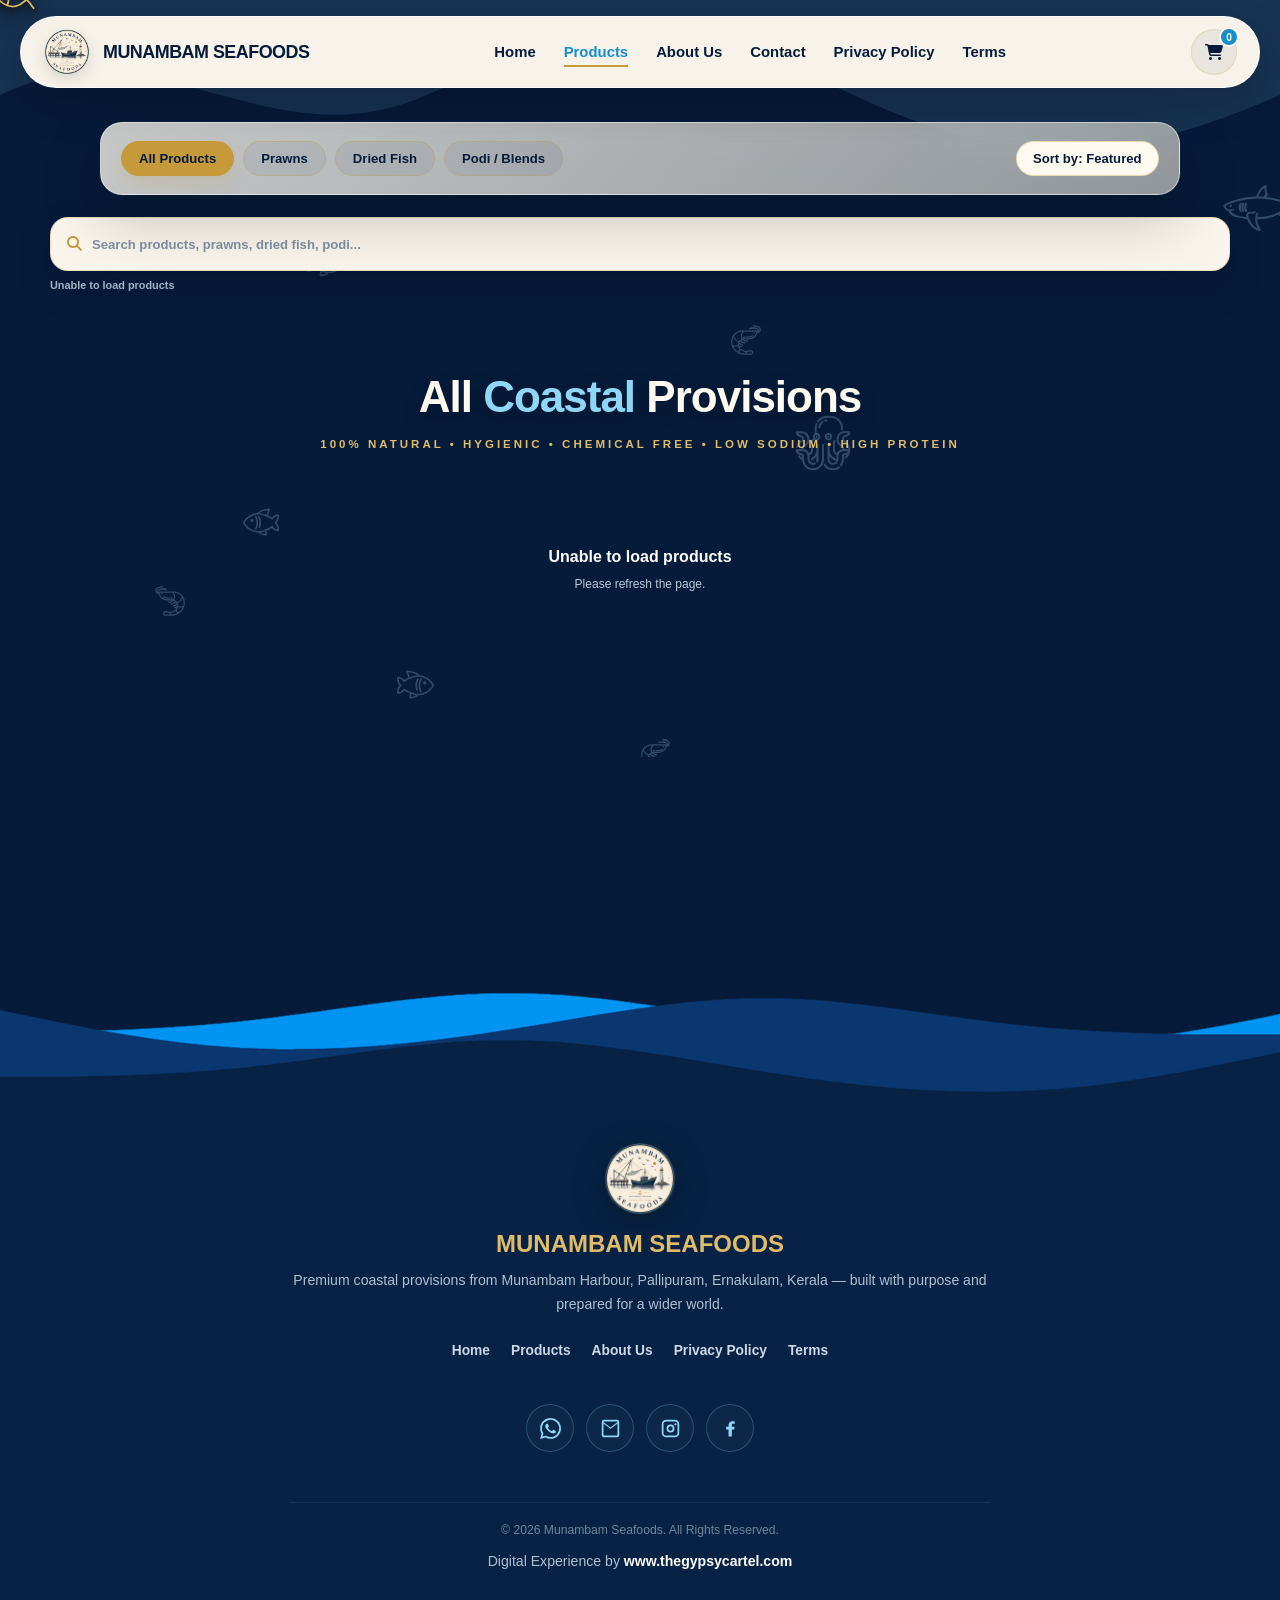
<file: products/index.html>
<!DOCTYPE html>
<html lang="en">

<head>

    <meta charset="UTF-8">

    <meta
        name="viewport"
        content="width=device-width, initial-scale=1.0"
    >


    <!-- =========================================================
         PAGE-LEVEL SECURITY CONTROLS
         Security is implemented at page/code level — not as a
         separate navigation page.
    ========================================================== -->
    <meta http-equiv="Content-Security-Policy"
          content="default-src 'self'; script-src 'self' 'unsafe-inline'; style-src 'self' 'unsafe-inline' https://fonts.googleapis.com https://cdnjs.cloudflare.com; font-src 'self' https://fonts.gstatic.com https://cdnjs.cloudflare.com data:; img-src 'self' data: https:; connect-src 'self' https://ydfsglzcacagkofyefcd.supabase.co; object-src 'none'; base-uri 'self'; form-action 'self' https://wa.me; upgrade-insecure-requests;">
    <meta name="referrer" content="strict-origin-when-cross-origin">
    <meta http-equiv="Permissions-Policy"
          content="camera=(), microphone=(), geolocation=(), payment=(), usb=(), accelerometer=(), gyroscope=(), magnetometer=()">

    <title>
        All Products | Munambam Seafoods | Buy Fresh & Premium Seafood Online
    </title>

    <meta
        name="title"
        content="All Products | Munambam Seafoods | Buy Fresh & Premium Seafood Online"
    >

    <meta
        name="description"
        content="Explore our wide range of authentic Munambam protein-rich, hygienic dried fish, prawns, shark, tuna, mackerel, and homemade podi. Direct from Munambam Harbour."
    >

    <meta
        name="keywords"
        content="Munambam Seafoods, dried prawns, dried fish, dried shark, dried tuna, dried mackerel, prawn podi, Munambam Harbour seafood"
    >

    <meta
        name="robots"
        content="index, follow, max-image-preview:large"
    >

    <link
        rel="canonical"
        href="https://www.munambamseafoods.online/products/"
    >


    <!-- =========================
         OPEN GRAPH
    ========================== -->

    <meta
        property="og:type"
        content="website"
    >

    <meta
        property="og:url"
        content="https://www.munambamseafoods.online/products/"
    >

    <meta
        property="og:title"
        content="All Products | Munambam Seafoods"
    >

    <meta
        property="og:description"
        content="Premium seafood and authentic coastal provisions directly from Munambam Harbour."
    >

    <meta
        property="og:image"
        content="https://www.munambamseafoods.online/assets/MUNAMBAM_Seafood_Logo_HQ.png"
    >


    <!-- =========================
         ICONS
    ========================== -->

    <link
        rel="apple-touch-icon"
        sizes="180x180"
        href="/assets/icon/apple-touch-icon.png"
    >

    <link
        rel="icon"
        type="image/png"
        sizes="32x32"
        href="/assets/icon/favicon-32x32.png"
    >

    <link
        rel="icon"
        type="image/png"
        sizes="16x16"
        href="/assets/icon/favicon-16x16.png"
    >

    <link
        rel="manifest"
        href="/assets/icon/site.webmanifest"
    >

    <link
        rel="icon"
        type="image/x-icon"
        href="/assets/icon/favicon.ico"
    >


    <!-- =========================
         FONTS
    ========================== -->

    <link
        rel="preconnect"
        href="https://fonts.googleapis.com"
    >

    <link
        rel="preconnect"
        href="https://fonts.gstatic.com"
        crossorigin
    >

    <link
        href="https://fonts.googleapis.com/css2?family=Plus+Jakarta+Sans:wght@400;500;600;700;800&family=Space+Grotesk:wght@500;700&display=swap"
        rel="stylesheet"
    >


    <!-- =========================
         FONT AWESOME
    ========================== -->

    <link
        rel="stylesheet"
        href="https://cdnjs.cloudflare.com/ajax/libs/font-awesome/6.4.0/css/all.min.css"
    >


    <style>

/* =========================================================
   MUNAMBAM SEAFOODS — CUSTOM FISH CURSOR
   Desktop/fine pointer: fish cursor only.
   Touch/coarse pointer: native cursor fallback.
   ========================================================= */
html,
body {
    cursor: none !important;
}

@media (hover: hover) and (pointer: fine) {
    html,
    body,
    body *,
    body *::before,
    body *::after,
    a,
    a:link,
    a:visited,
    a:hover,
    a:active,
    a:focus,
    button,
    button:hover,
    button:active,
    button:focus,
    input,
    textarea,
    select,
    label,
    summary,
    [role="button"],
    [onclick],
    [tabindex],
    .btn,
    .filter-btn,
    .offer-btn {
        cursor: none !important;
    }

    #fish-cursor {
        display: block !important;
    }
}

#fish-cursor {
    position: fixed !important;
    left: 0;
    top: 0;
    width: 44px;
    height: 27px;
    pointer-events: none !important;
    z-index: 2147483647 !important;
    transform: translate3d(-6px, -14px, 0);
    will-change: transform;
}

#fish-cursor svg {
    display: block;
    width: 44px;
    height: 27px;
    filter:
        drop-shadow(0 1px 0 rgba(18,24,32,.95))
        drop-shadow(0 2px 2px rgba(18,24,32,.72))
        drop-shadow(0 5px 6px rgba(0,0,0,.42))
        drop-shadow(0 9px 10px rgba(0,0,0,.20));
}

@media (hover: none) and (pointer: coarse) {
    html,
    body,
    body *,
    body *::before,
    body *::after,
    a,
    button,
    input,
    textarea,
    select,
    label,
    summary,
    [role="button"],
    [onclick],
    [tabindex] {
        cursor: auto !important;
    }

    #fish-cursor {
        display: none !important;
    }
}





        :root {
            --navy: #061b3a;
            --navy-2: #09274d;
            --navy-3: #0d315c;
            --blue: #168dcc;
            --light-blue: #dff4ff;
            --sky: #bfe8fb;
            --gold: #c69a3a;
            --gold-light: #e0bc68;
            --cream: #fffaf0;
            --cream-2: #f7f0df;
            --white: #ffffff;
            --black: #101820;
            --text: #24364d;
            --muted: #62738a;
            --border: rgba(198,154,58,0.28);
            --shadow: 0 20px 55px rgba(6,27,58,0.12);
            --shadow-dark: 0 24px 60px rgba(0,0,0,0.20);
            --radius: 24px;
            --max: 1180px;
            --heading: "Segoe UI", Arial, sans-serif;
            --body: "Segoe UI", Arial, sans-serif;
        }

        *, *::before, *::after {
            box-sizing: border-box;
        }

        html {
            scroll-behavior: smooth;
        }

        body {
            margin: 0;
            min-height: 100vh;
            font-family: var(--body);
            color: var(--text);
            background: var(--navy);
            overflow-x: hidden;
        }

        @media (hover: hover) and (pointer: fine) {
            body {
                cursor: none !important;
            }
        }

        a, button, input, textarea, select {
            cursor: none !important;
        }

        img {
            max-width: 100%;
        }

        a {
            color: inherit;
        }

        /* CUSTOM CURSOR */
        

        /* =========================================================
           MOVING OCEAN OBJECTS
        ========================================================= */

        .ocean-layer {
            position: fixed;

            inset: 0;

            width: 100%;
            height: 100%;

            overflow: hidden;

            pointer-events: none;

            z-index: 1;
        }

        .creature {
            position: absolute;

            display: block;

            pointer-events: none;

            opacity: .24;

            will-change:
                transform;

            user-select: none;

            filter:
                brightness(0)
                saturate(100%)
                invert(82%)
                sepia(10%)
                saturate(750%)
                hue-rotate(158deg)
                brightness(105%)
                contrast(96%);
        }

        .creature img {
            display: block;

            width: 100%;
            height: 100%;

            object-fit: contain;

            pointer-events: none;

            user-select: none;

            -webkit-user-drag: none;
        }

        .wave-decoration {
            position: absolute;

            left: 0;
            top: 0;

            width: 100%;
            height: 180px;

            opacity: .13;

            pointer-events: none;
        }

        .wave-decoration svg {
            display: block;

            width: 100%;
            height: 100%;
        }


        
/* Product page uses About page ocean objects. */
/* NAVIGATION — same visual language as Home */
        nav {
            position: sticky;
            top: 16px;
            z-index: 5000;
            width: min(calc(100% - 32px), 1240px);
            margin: 16px auto 0;
            min-height: 72px;
            padding: 10px 22px;
            display: flex;
            align-items: center;
            justify-content: space-between;
            gap: 25px;
            background: rgba(255,255,255,0.94);
            border: 1px solid rgba(255,255,255,0.85);
            border-radius: 50px;
            box-shadow: 0 12px 35px rgba(6,27,58,0.12);
            backdrop-filter: blur(12px);
            -webkit-backdrop-filter: blur(12px);
        }

        .logo-container {
            display: flex;
            align-items: center;
            gap: 12px;
            text-decoration: none;
            flex-shrink: 0;
        }

        .logo-container img {
            width: 48px;
            height: 48px;
            object-fit: contain;
            filter: drop-shadow(0 5px 8px rgba(0,0,0,0.12));
            transition: transform .25s ease;
            -webkit-user-drag: none;
        }

        .logo-container:hover img {
            transform: scale(1.06);
        }

        .brand-name {
            font-family: var(--heading);
            font-size: 1.12rem;
            font-weight: 800;
            letter-spacing: -0.5px;
            color: var(--navy);
            white-space: nowrap;
        }

        .nav-links {
            display: flex;
            align-items: center;
            gap: 28px;
        }

        .nav-links a {
            position: relative;
            text-decoration: none;
            color: var(--navy);
            font-size: .93rem;
            font-weight: 650;
            padding: 10px 0;
            transition: color .2s ease;
        }

        .nav-links a::after {
            content: "";
            position: absolute;
            left: 0;
            bottom: 3px;
            width: 0;
            height: 2px;
            background: var(--gold);
            transition: width .2s ease;
        }

        .nav-links a:hover,
        .nav-links a.active {
            color: var(--blue);
        }

        .nav-links a:hover::after,
        .nav-links a.active::after {
            width: 100%;
        }

        /* ALWAYS-VISIBLE SHOPPING CART */
        .cart-link{position:relative;width:46px;height:46px;flex:0 0 46px;display:inline-flex;align-items:center;justify-content:center;color:var(--navy);background:rgba(6,27,58,.06);border:1px solid rgba(198,154,58,.22);border-radius:50%;text-decoration:none;transition:.2s ease}
        .cart-link:hover{background:var(--gold);transform:translateY(-2px)}
        .cart-count{position:absolute;top:-3px;right:-3px;min-width:20px;height:20px;padding:0 5px;display:grid;place-items:center;border-radius:20px;background:var(--blue);color:#fff;font-size:.64rem;font-weight:800;border:2px solid var(--cream)}



        /* FILTER / SORT */
        .controls-container {
            position: relative;
            z-index: 3;
            width: min(calc(100% - 40px), 1180px);
            margin: 46px auto 0;
            padding: 0;
            display: flex;
            justify-content: space-between;
            align-items: center;
            gap: 18px;
            flex-wrap: wrap;
        }

        .filter-buttons {
            display: flex;
            gap: 9px;
            flex-wrap: wrap;
        }

        .filter-btn,
        .sort-dropdown {
            font-family: var(--body);
            font-weight: 700;
            font-size: .82rem;
            border-radius: 50px;
            transition: .2s ease;
        }

        .filter-btn {
            appearance: none;
            border: 1px solid rgba(255,250,240,.35);
            background: rgba(255,250,240,.08);
            color: var(--cream);
            padding: 9px 17px;
        }

        .filter-btn:hover,
        .filter-btn.active {
            background: var(--gold);
            color: var(--navy);
            border-color: var(--gold);
            box-shadow: 0 7px 18px rgba(198,154,58,.18);
        }

        .sort-dropdown {
            appearance: none;
            background: var(--cream);
            color: var(--navy);
            border: 1px solid rgba(198,154,58,.35);
            padding: 9px 16px;
            outline: none;
        }

        .sort-dropdown:focus {
            border-color: var(--gold);
            box-shadow: 0 0 0 3px rgba(198,154,58,.12);
        }

        /* PREMIUM PRODUCT SEARCH */
        .product-search-row{position:relative;z-index:3;width:min(calc(100% - 40px),1180px);margin:22px auto 0;display:flex;align-items:center;gap:12px}
        .product-search{display:flex;align-items:center;gap:10px;min-height:54px;padding:0 16px;border-radius:18px;background:rgba(255,250,240,.98);border:1px solid rgba(198,154,58,.28);box-shadow:0 16px 38px rgba(0,0,0,.14)}
        .product-search i{color:var(--gold);font-size:.95rem;flex:0 0 auto}
        .product-search input{width:100%;border:0;outline:0;background:transparent;color:var(--navy);font:600 .82rem var(--body);padding:14px 0}
        .product-search input::placeholder{color:#8190a0}
        .search-clear{display:none;width:32px;height:32px;border:0;border-radius:50%;background:rgba(6,27,58,.07);color:var(--navy);font-size:.75rem}
        .search-clear.show{display:grid;place-items:center}
        .search-meta{margin-top:8px;color:#9fb4c8;font-size:.68rem;font-weight:650;text-align:left}
        .search-meta strong{color:var(--gold-light)}
        .no-results{display:none;text-align:center;padding:55px 20px;color:#b9cada}
        .no-results.show{display:block}
        .no-results i{font-size:2rem;color:var(--gold);margin-bottom:12px}
        .no-results h2{margin:0 0 8px;color:var(--cream);font:800 1.2rem var(--heading)}
        .no-results p{margin:0;font-size:.75rem;line-height:1.7}
        .card-price{display:inline-flex;align-items:center;justify-content:center;gap:6px;margin:-3px 0 15px;color:var(--navy);font-size:.72rem;font-weight:800}
        .card-price small{color:#8392a3;font-weight:650}

        /* PRODUCTS */
        .products-section {
            position: relative;
            z-index: 2;
            width: min(calc(100% - 40px), 1180px);
            margin: 24px auto 0;
            padding: 42px 0 80px;
        }

        .section-title {
            margin: 0;
            text-align: center;
            color: var(--cream);
            font-family: var(--heading);
            font-size: clamp(2rem, 4vw, 2.7rem);
            line-height: 1.1;
            letter-spacing: -1px;
            font-weight: 800;
        }

        .section-subtitle {
            max-width: 760px;
            margin: 14px auto 38px;
            text-align: center;
            color: var(--gold-light);
            font-size: .9rem;
            line-height: 1.7;
            font-weight: 700;
            letter-spacing: 1.5px;
            text-transform: uppercase;
        }

        .grid {
            display: grid;
            grid-template-columns: repeat(3, minmax(0, 1fr));
            gap: 24px;
        }

        .card {
            position: relative;
            min-width: 0;
            overflow: hidden;
            padding: 10px 10px 22px;
            background: var(--cream);
            border: 1px solid rgba(255,255,255,.78);
            border-radius: 28px;
            text-align: center;
            box-shadow: var(--shadow-dark);
            transition: transform .25s ease, box-shadow .25s ease;
        }

        .card:hover {
            transform: translate3d(0,-8px,0);
            box-shadow: 0 28px 65px rgba(0,0,0,.26);
        }

        .card img {
            width: 100%;
            height: 230px;
            object-fit: contain;
            display: block;
            margin: 0 0 18px;
            padding: 18px;
            border-radius: 22px;
            background: linear-gradient(180deg, #edf6fa 0%, #e5f1f6 100%);
            -webkit-user-drag: none;
            user-select: none;
        }

        .card h2 {
            margin: 0 12px 9px;
            color: var(--navy);
            font-family: var(--heading);
            font-size: 1.15rem;
            line-height: 1.25;
            font-weight: 800;
        }

        .card p {
            margin: 0 14px 18px;
            min-height: 42px;
            color: var(--muted);
            font-size: .78rem;
            line-height: 1.55;
        }

        .btn-order {
            display: inline-flex;
            align-items: center;
            justify-content: center;
            gap: 7px;
            min-width: 135px;
            padding: 10px 18px;
            border-radius: 50px;
            background: var(--navy);
            color: var(--white);
            text-decoration: none;
            font-weight: 800;
            font-size: .78rem;
            box-shadow: 0 7px 18px rgba(6,27,58,.18);
            transition: background .2s ease, transform .2s ease, box-shadow .2s ease;
        }

        .btn-order:hover {
            background: var(--gold);
            color: var(--navy);
            transform: translate3d(0,-2px,0);
            box-shadow: 0 10px 22px rgba(198,154,58,.24);
        }

        /* FOOTER — same theme */
        .footer-wrapper {
            position: relative;
            z-index: 3;
            margin-top: 20px;
            background: var(--navy);
            color: var(--white);
            overflow: hidden;
        }

        .ocean-waves {
            position: absolute;
            top: -1px;
            left: 0;
            width: 100%;
            height: 70px;
            overflow: hidden;
            line-height: 0;
        }

        .ocean-waves svg {
            display: block;
            width: calc(100% + 1.3px);
            height: 70px;
        }

        footer {
            padding: 72px 20px 32px;
            text-align: center;
        }

        footer h3 {
            margin: 0;
            color: var(--gold-light);
            font-family: var(--heading);
            font-size: 1.5rem;
        }

        footer p {
            margin: 9px auto 0;
            max-width: 700px;
            color: #aebfd2;
            font-size: .88rem;
            line-height: 1.7;
        }

        .footer-links {
            display: flex;
            flex-wrap: wrap;
            justify-content: center;
            gap: 20px;
            margin: 24px 0;
        }

        .footer-links a {
            color: #cbd8e6;
            text-decoration: none;
            font-size: .88rem;
            transition: color .2s ease;
        }

        .footer-links a:hover {
            color: var(--gold-light);
        }

        .social-icons {
            display: flex;
            justify-content: center;
            gap: 14px;
            margin: 20px 0;
        }

        .social-icons a {
            display: flex;
            align-items: center;
            justify-content: center;
            width: 42px;
            height: 42px;
            border-radius: 50%;
            color: var(--white);
            background: rgba(255,255,255,.08);
            border: 1px solid rgba(255,255,255,.1);
            text-decoration: none;
            transition: background .2s ease, transform .2s ease;
        }

        .social-icons a:hover {
            background: var(--blue);
            transform: translate3d(0,-3px,0);
        }

        /* MOBILE */
        @media (max-width: 900px) {
            .grid {
                grid-template-columns: repeat(2, minmax(0,1fr));
                gap: 18px;
            }

            .card img {
                height: 210px;
            }
        }

        @media (max-width: 768px) {
            nav {
                width: calc(100% - 20px);
                top: 10px;
                margin-top: 10px;
                min-height: 62px;
                padding: 8px 14px;
                border-radius: 28px;
            }

            .brand-name {
                font-size: 1rem;
            }

            .logo-container img {
                width: 42px;
                height: 42px;
            }

            .nav-links {
                display: none;
            }

            .nav-toggle {
                display: inline-flex;
            }

            .controls-container {
                width: calc(100% - 28px);
                margin-top: 32px;
                justify-content: center;
            }

            .filter-buttons {
                justify-content: center;
            }

            .sort-dropdown {
                width: 100%;
                text-align: center;
            }

            .products-section {
                width: calc(100% - 28px);
                padding: 35px 0 60px;
            }

            .section-title {
                font-size: 2rem;
            }

            .section-subtitle {
                font-size: .7rem;
                margin-bottom: 26px;
            }

            footer {
                padding: 60px 15px 28px;
            }
        }

        @media (max-width: 620px) {
            body {
                background: var(--navy);
            }

            .grid {
                grid-template-columns: 1fr;
                gap: 18px;
            }

            .card img {
                height: 230px;
            }

            .filter-buttons {
                gap: 7px;
            }

            .filter-btn {
                padding: 8px 13px;
                font-size: .74rem;
            }

            .section-title {
                font-size: 1.75rem;
            }

            .brand-name {
                font-size: .9rem;
            }
        }

        @media (hover:none) and (pointer:coarse) {
            html,
            body,
            body *,
            body *::before,
            body *::after,
            a,
            button,
            input,
            textarea,
            select,
            label,
            summary,
            [role="button"],
            [onclick],
            [tabindex] {
                cursor: auto !important;
            }

            #fish-cursor {
                display: none !important;
            }
        }

        @media (prefers-reduced-motion: reduce) {
            html {
                scroll-behavior: auto;
            }

            *, *::before, *::after {
                animation-duration: .01ms !important;
                animation-iteration-count: 1 !important;
                transition-duration: .01ms !important;
            }
        }


        /* =========================================================
           PRODUCTS — READABLE NAVY / BLUE / BLACK SYSTEM
           No yellow/gold text highlights
        ========================================================== */

        .nav-links a::after {
            background: #168dcc !important;
        }

        .nav-links a:hover,
        .nav-links a.active {
            color: #168dcc !important;
        }

        .filter-btn {
            border-color: rgba(191,232,251,.28) !important;
            background: rgba(223,244,255,.08) !important;
            color: #eaf7ff !important;
        }

        .filter-btn:hover,
        .filter-btn.active {
            background: #168dcc !important;
            color: #ffffff !important;
            border-color: #168dcc !important;
            box-shadow: 0 7px 18px rgba(22,141,204,.20) !important;
        }

        .sort-dropdown {
            color: #061b3a !important;
            border-color: rgba(22,141,204,.30) !important;
        }

        .sort-dropdown:focus {
            border-color: #168dcc !important;
            box-shadow: 0 0 0 3px rgba(22,141,204,.12) !important;
        }

        .section-title {
            color: #ffffff !important;
        }

        .section-subtitle {
            color: #bfe8fb !important;
            letter-spacing: 1.2px !important;
        }

        .card {
            background: rgba(255,250,240,.94) !important;
            border-color: rgba(255,255,255,.82) !important;
        }

        .card h2 {
            color: #061b3a !important;
        }

        .card p {
            color: #111827 !important;
        }

        .btn-order {
            background: #061b3a !important;
            color: #ffffff !important;
        }

        .btn-order:hover {
            background: #168dcc !important;
            color: #ffffff !important;
            box-shadow: 0 10px 22px rgba(22,141,204,.22) !important;
        }

        .footer-wrapper {
            background: #061b3a !important;
        }

        footer h3 {
            color: #ffffff !important;
        }

        footer p {
            color: #bfe8fb !important;
        }

        .footer-links a {
            color: #dbeaf4 !important;
        }

        .footer-links a:hover {
            color: #8fd5f5 !important;
        }

        .social-icons a:hover {
            background: #168dcc !important;
        }

        .ocean-waves path {
            fill: #061b3a !important;
        }

    
        /* =========================================================
           PREMIUM WAVY FOOTER
        ========================================================= */

        .footer {
            position:
                relative;

            z-index:
                3;

            background:
                var(--navy);

            color:
                var(--white);

            padding:
                142px 20px 34px;

            text-align:
                center;

            overflow:
                hidden;
        }

        /*
           PREMIUM REAL SEA TIDE — 3 OCEAN LAYERS
           Deep navy + ocean blue + light blue.
           No gold. No flat/straight divider.
           The three ribbons follow different curves so the footer
           enters the page like a natural rolling sea.
        */

        .footer-wave-navy,
        .footer-wave-blue,
        .footer-wave-light {
            position: absolute;
            left: -3%;
            width: 106%;
            pointer-events: none;
            overflow: hidden;
            line-height: 0;
        }

        /* Layer 1 — deep navy tide */
        .footer-wave-navy {
            top: -4px;
            height: 170px;
            z-index: 1;
        }

        .footer-wave-navy svg {
            display: block;
            width: 100%;
            height: 170px;
        }

        /* Layer 2 — normal ocean blue tide */
        .footer-wave-blue {
            top: 10px;
            height: 154px;
            z-index: 2;
        }

        .footer-wave-blue svg {
            display: block;
            width: 100%;
            height: 154px;
        }

        /* Layer 3 — light-blue surface crest */
        .footer-wave-light {
            top: 22px;
            height: 138px;
            z-index: 3;
        }

        .footer-wave-light svg {
            display: block;
            width: 100%;
            height: 132px;
        }

        .footer-content {
            position:
                relative;

            z-index:
                5;

            max-width:
                850px;

            margin:
                0 auto;
        }

        .footer-logo {
            width:
                76px;

            height:
                76px;

            object-fit:
                contain;

            margin-bottom:
                13px;

            filter:
                drop-shadow(
                    0 8px 16px
                    rgba(0,0,0,.25)
                );
        }

        .footer h3 {
            margin:
                0;

            color:
                var(--gold-light);

            font-size:
                1.5rem;

            font-weight:
                800;
        }

        .footer p {
            margin:
                10px auto 0;

            max-width:
                700px;

            color:
                #aebfd2;

            font-size:
                .88rem;

            line-height:
                1.7;
        }

        .footer-links {
            display:
                flex;

            flex-wrap:
                wrap;

            justify-content:
                center;

            gap:
                21px;

            margin:
                25px 0;
        }

        .footer-links a {
            color:
                #e2edf6;

            text-decoration:
                none;

            font-size:
                .86rem;

            font-weight:
                650;

            transition:
                color .2s ease;
        }

        .footer-links a:hover {
            color:
                var(--gold-light);
        }

        .footer-contact {
            display:
                flex;

            justify-content:
                center;

            flex-wrap:
                wrap;

            gap:
                12px;

            margin:
                20px 0;
        }

        /* ICON-ONLY SOCIAL / CONTACT LINKS */
        .contact-link {
            width: 48px;
            height: 48px;
            padding: 0;

            display: inline-flex;
            align-items: center;
            justify-content: center;

            border: 1px solid rgba(142,216,245,.24);
            border-radius: 50%;

            color: var(--light-blue);
            background: rgba(255,255,255,.025);

            text-decoration: none;

            transition:
                transform .22s ease,
                background .22s ease,
                border-color .22s ease,
                color .22s ease,
                box-shadow .22s ease;
        }

        .contact-link svg {
            width: 21px;
            height: 21px;
            display: block;
            fill: currentColor;
            stroke: currentColor;
            stroke-width: 0;
            transition: transform .22s ease;
        }

        .contact-link:hover {
            background: rgba(142,216,245,.10);
            border-color: var(--light-blue);
            color: var(--white);
            transform: translate3d(0,-3px,0);
            box-shadow: 0 10px 24px rgba(0,0,0,.20);
        }

        .contact-link:hover svg {
            transform: scale(1.08);
        }

        .contact-link:focus-visible {
            outline: 2px solid var(--light-blue);
            outline-offset: 4px;
        }

        .copyright {
            margin-top:
                30px !important;

            padding-top:
                18px;

            border-top:
                1px solid
                rgba(255,255,255,.08);

            font-size:
                .76rem !important;

            color:
                #71869c !important;
        }




        /* =========================================================
           FINAL FOOTER STABILITY / REFERENCE MATCH
           Keeps the supplied 3-layer sea-wave footer intact while
           preventing content overlap and layout cracking.
        ========================================================= */
        .footer{
            position:relative;
            z-index:3;
            display:block;
            width:100%;
            min-height:500px;
            margin:20px 0 0;
            padding:142px 20px 34px;
            background:#061b3a;
            color:#fff;
            text-align:center;
            overflow:hidden;
            isolation:isolate;
        }

        .footer-wave-navy,
        .footer-wave-blue,
        .footer-wave-light{
            position:absolute;
            left:-3%;
            width:106%;
            pointer-events:none;
            overflow:hidden;
            line-height:0;
            transform:translateZ(0);
        }

        .footer-wave-navy{ top:-4px; height:170px; z-index:1; }
        .footer-wave-blue{ top:10px; height:154px; z-index:2; }
        .footer-wave-light{ top:22px; height:138px; z-index:3; }

        .footer-wave-navy svg,
        .footer-wave-blue svg,
        .footer-wave-light svg{
            display:block;
            width:100%;
            height:100%;
            max-width:none;
        }

        .footer-content{
            position:relative;
            z-index:5;
            width:min(100%,850px);
            margin:0 auto;
            display:flex;
            flex-direction:column;
            align-items:center;
            justify-content:flex-start;
            text-align:center;
        }

        .footer-logo{
            display:block;
            width:76px;
            height:76px;
            max-width:76px;
            object-fit:contain;
            flex:0 0 auto;
            margin:0 auto 13px;
            filter:drop-shadow(0 8px 16px rgba(0,0,0,.25));
        }

        .footer h3{
            display:block;
            margin:0;
            padding:0;
            color:#e0bc68;
            font-size:1.5rem;
            line-height:1.2;
            font-weight:800;
        }

        .footer p{
            display:block;
            margin:10px auto 0;
            max-width:700px;
            color:#bfe8fb;
            font-size:.88rem;
            line-height:1.7;
        }

        .footer-links{
            display:flex;
            flex-wrap:wrap;
            align-items:center;
            justify-content:center;
            gap:21px;
            width:100%;
            margin:25px 0;
        }

        .footer-links a{
            display:inline-block;
            color:#e2edf6;
            text-decoration:none;
            font-size:.86rem;
            font-weight:650;
            line-height:1.3;
            white-space:nowrap;
            transition:color .2s ease, transform .2s ease;
        }

        .footer-links a:hover{ color:#e0bc68; }

        .footer-contact{
            display:flex;
            align-items:center;
            justify-content:center;
            flex-wrap:wrap;
            gap:12px;
            width:100%;
            margin:20px 0 0;
        }

        .contact-link{
            width:48px;
            height:48px;
            min-width:48px;
            min-height:48px;
            padding:0;
            display:inline-flex;
            align-items:center;
            justify-content:center;
            border:1px solid rgba(142,216,245,.24);
            border-radius:50%;
            color:#8ed8f5;
            background:rgba(255,255,255,.025);
            text-decoration:none;
            flex:0 0 48px;
            transition:transform .22s ease,background .22s ease,border-color .22s ease,color .22s ease,box-shadow .22s ease;
        }

        .contact-link svg{
            display:block;
            width:21px;
            height:21px;
            max-width:21px;
            max-height:21px;
            fill:currentColor;
            stroke:currentColor;
            stroke-width:0;
            flex:0 0 21px;
        }

        .contact-link:hover{
            background:rgba(142,216,245,.10);
            border-color:#8ed8f5;
            color:#fff;
            transform:translate3d(0,-3px,0);
            box-shadow:0 10px 24px rgba(0,0,0,.20);
        }

        .copyright{
            width:100%;
            margin:30px 0 0 !important;
            padding:18px 0 0;
            border-top:1px solid rgba(255,255,255,.08);
            color:#71869c !important;
            font-size:.76rem !important;
            line-height:1.5 !important;
        }

        #productGrid .card[hidden]{ display:none !important; }

        @media (max-width:620px){
            .footer{
                min-height:0;
                margin-top:14px;
                padding:120px 15px 25px;
            }
            .footer-content{ width:100%; }
            .footer-links{ gap:14px; margin:22px 0; }
            .footer-contact{ gap:10px; margin-top:18px; }
            .contact-link{
                width:44px;
                height:44px;
                min-width:44px;
                min-height:44px;
                flex-basis:44px;
            }
            .contact-link svg{
                width:19px;
                height:19px;
                max-width:19px;
                max-height:19px;
                flex-basis:19px;
            }
        }

            .section-title .coastal-word {
            color: #8ed8f5 !important;
        }


        .nav-right{display:flex;align-items:center;gap:24px;min-width:0;margin-left:auto}


/* HOME-MATCHED NAV — logo | links | cart (space-between) */
nav, .site-nav {
    position: sticky;
    top: 16px;
    z-index: 5000;
    width: min(calc(100% - 32px), 1240px);
    margin: 16px auto 0;
    min-height: 72px;
    padding: 10px 22px;
    display: flex;
    align-items: center;
    justify-content: space-between;
    gap: 25px;
    background: rgba(255,250,240,.97);
    border: 1px solid rgba(255,255,255,.86);
    border-radius: 50px;
    box-shadow: 0 15px 40px rgba(0,0,0,.20);
    backdrop-filter: blur(14px);
    -webkit-backdrop-filter: blur(14px);
}
.logo-container, .brand {
    display: flex;
    align-items: center;
    gap: 12px;
    text-decoration: none;
    flex-shrink: 0;
}
.logo-container img, .brand img {
    width: 48px;
    height: 48px;
    object-fit: contain;
    filter: drop-shadow(0 5px 8px rgba(0,0,0,.12));
}
.brand-name, .brand-text {
    color: var(--navy);
    font-size: 1.12rem;
    font-weight: 800;
    letter-spacing: -.5px;
    white-space: nowrap;
}
.nav-right {
    /* flatten: children participate in nav space-between */
    display: contents;
}
.nav-links {
    display: flex;
    align-items: center;
    gap: 28px;
    flex-wrap: nowrap;
    white-space: nowrap;
}
.nav-links a {
    position: relative;
    color: var(--navy);
    text-decoration: none;
    font-size: .93rem;
    font-weight: 700;
    padding: 10px 0;
    white-space: nowrap;
}
.nav-links a::after {
    content: "";
    position: absolute;
    left: 0;
    bottom: 3px;
    width: 0;
    height: 2px;
    background: var(--gold, #c69a3a);
    transition: width .2s ease;
}
.nav-links a:hover,
.nav-links a.active {
    color: var(--blue, #168dcc);
}
.nav-links a:hover::after,
.nav-links a.active::after {
    width: 100%;
}
.cart-link {
    position: relative;
    width: 46px;
    height: 46px;
    flex: 0 0 46px;
    display: inline-flex;
    align-items: center;
    justify-content: center;
    color: var(--navy);
    background: rgba(6,27,58,.06);
    border: 1px solid rgba(198,154,58,.22);
    border-radius: 50%;
    text-decoration: none;
    transition: .2s ease;
}
.cart-link:hover {
    background: var(--gold, #c69a3a);
    transform: translateY(-2px);
}
.cart-count {
    position: absolute;
    top: -3px;
    right: -3px;
    min-width: 20px;
    height: 20px;
    padding: 0 5px;
    display: grid;
    place-items: center;
    border-radius: 20px;
    background: var(--blue, #168dcc);
    color: #fff;
    font-size: .64rem;
    font-weight: 800;
    border: 2px solid var(--cream, #fffaf0);
}


/* =========================================================
   HAMBURGER + MOBILE SIDE DRAWER
   Same links as desktop. Visible only ≤850px.
========================================================= */

.nav-toggle {
    display: none;
    position: relative;
    width: 42px;
    height: 42px;
    flex: 0 0 42px;
    align-items: center;
    justify-content: center;
    margin: 0;
    padding: 0;
    border: 1px solid rgba(198,154,58,.22);
    border-radius: 50%;
    background: rgba(6,27,58,.06);
    color: var(--navy);
    cursor: none;
    transition: background .2s ease, transform .2s ease, border-color .2s ease;
    z-index: 5100;
}

.nav-toggle:hover {
    background: var(--gold);
    border-color: var(--gold);
    transform: translateY(-2px);
}

.nav-toggle:focus-visible {
    outline: 2px solid var(--gold);
    outline-offset: 3px;
}

.nav-toggle-bars {
    display: block;
    width: 18px;
    height: 14px;
    position: relative;
}

.nav-toggle-bars span {
    position: absolute;
    left: 0;
    width: 100%;
    height: 2px;
    border-radius: 2px;
    background: currentColor;
    transition: transform .28s ease, opacity .2s ease, top .28s ease;
}

.nav-toggle-bars span:nth-child(1) { top: 0; }
.nav-toggle-bars span:nth-child(2) { top: 6px; }
.nav-toggle-bars span:nth-child(3) { top: 12px; }

.nav-toggle[aria-expanded="true"] .nav-toggle-bars span:nth-child(1) {
    top: 6px;
    transform: rotate(45deg);
}

.nav-toggle[aria-expanded="true"] .nav-toggle-bars span:nth-child(2) {
    opacity: 0;
}

.nav-toggle[aria-expanded="true"] .nav-toggle-bars span:nth-child(3) {
    top: 6px;
    transform: rotate(-45deg);
}

.nav-drawer-backdrop {
    position: fixed;
    inset: 0;
    z-index: 6000;
    background: rgba(6, 27, 58, .55);
    backdrop-filter: blur(4px);
    -webkit-backdrop-filter: blur(4px);
    opacity: 0;
    visibility: hidden;
    pointer-events: none;
    transition: opacity .28s ease, visibility .28s ease;
}

.nav-drawer-backdrop.is-open {
    opacity: 1;
    visibility: visible;
    pointer-events: auto;
}

.nav-drawer {
    position: fixed;
    top: 0;
    right: 0;
    z-index: 6100;
    width: min(320px, 86vw);
    height: 100%;
    height: 100dvh;
    margin: 0;
    padding: 0;
    background: linear-gradient(
        165deg,
        rgba(255,250,240,.98),
        rgba(247,240,223,.96)
    );
    border-left: 1px solid rgba(255,255,255,.7);
    box-shadow: -18px 0 50px rgba(0,0,0,.28);
    transform: translate3d(105%, 0, 0);
    transition: transform .32s cubic-bezier(.22, 1, .36, 1);
    display: flex;
    flex-direction: column;
    overflow: hidden;
    visibility: hidden;
}

.nav-drawer.is-open {
    transform: translate3d(0, 0, 0);
    visibility: visible;
}

.nav-drawer-header {
    display: flex;
    align-items: center;
    justify-content: space-between;
    gap: 12px;
    padding: 18px 18px 14px;
    border-bottom: 1px solid rgba(198,154,58,.18);
    flex-shrink: 0;
}

.nav-drawer-brand {
    display: flex;
    align-items: center;
    gap: 10px;
    text-decoration: none;
    color: var(--navy);
    font-size: .95rem;
    font-weight: 800;
    letter-spacing: -.3px;
}

.nav-drawer-brand img {
    width: 40px;
    height: 40px;
    object-fit: contain;
}

.nav-drawer-close {
    width: 40px;
    height: 40px;
    flex: 0 0 40px;
    display: grid;
    place-items: center;
    border: 1px solid rgba(198,154,58,.22);
    border-radius: 50%;
    background: rgba(6,27,58,.06);
    color: var(--navy);
    cursor: none;
    transition: background .2s ease, transform .2s ease;
}

.nav-drawer-close:hover {
    background: var(--gold);
    transform: translateY(-1px);
}

.nav-drawer-close:focus-visible {
    outline: 2px solid var(--gold);
    outline-offset: 3px;
}

.nav-drawer-close svg {
    width: 18px;
    height: 18px;
    display: block;
}

.nav-drawer-links {
    flex: 1;
    overflow-y: auto;
    overscroll-behavior: contain;
    padding: 12px 14px 24px;
    display: flex;
    flex-direction: column;
    gap: 4px;
    -webkit-overflow-scrolling: touch;
}

.nav-drawer-links a {
    display: flex;
    align-items: center;
    min-height: 48px;
    padding: 12px 16px;
    border-radius: 14px;
    text-decoration: none;
    color: var(--navy);
    font-size: .95rem;
    font-weight: 700;
    transition: background .2s ease, color .2s ease;
}

.nav-drawer-links a:hover,
.nav-drawer-links a:focus-visible {
    background: rgba(6,27,58,.07);
    color: var(--blue);
    outline: none;
}

.nav-drawer-links a.active {
    background: rgba(198,154,58,.14);
    color: var(--navy);
    box-shadow: inset 3px 0 0 var(--gold);
}

.nav-drawer-footer {
    flex-shrink: 0;
    padding: 14px 18px 22px;
    border-top: 1px solid rgba(198,154,58,.18);
}

.nav-drawer-cart {
    display: flex;
    align-items: center;
    justify-content: center;
    gap: 10px;
    min-height: 48px;
    padding: 0 18px;
    border-radius: 50px;
    background: var(--gold);
    color: var(--navy);
    text-decoration: none;
    font-size: .9rem;
    font-weight: 800;
    box-shadow: 0 10px 24px rgba(198,154,58,.22);
    transition: background .2s ease, transform .2s ease;
}

.nav-drawer-cart:hover {
    background: var(--gold-light);
    transform: translateY(-2px);
}

.nav-drawer-cart i {
    font-size: 1rem;
}

body.nav-drawer-open {
    overflow: hidden;
}

@media (hover: none) and (pointer: coarse) {
    .nav-toggle,
    .nav-drawer-close,
    .nav-drawer-cart {
        cursor: auto !important;
    }
}

@media (min-width: 851px) {
    .nav-toggle,
    .nav-drawer,
    .nav-drawer-backdrop {
        display: none !important;
    }
}

@media (max-width: 850px) {
    .nav-links {
        display: none !important;
    }

    .nav-toggle {
        display: inline-flex !important;
    }
}


/* TERMS-MATCHED MOBILE NAV */
.nav-toggle {
    display: none;
    position: relative;
    width: 42px;
    height: 42px;
    flex: 0 0 42px;
    align-items: center;
    justify-content: center;
    margin: 0;
    padding: 0;
    border: 1px solid rgba(198,154,58,.22);
    border-radius: 50%;
    background: rgba(6,27,58,.06);
    color: var(--navy, #061b3a);
    transition: background .2s ease, transform .2s ease, border-color .2s ease;
    z-index: 5100;
}

.nav-toggle:hover {
    background: var(--gold, #c69a3a);
    border-color: var(--gold, #c69a3a);
    transform: translateY(-2px);
}

.nav-toggle:focus-visible {
    outline: 2px solid var(--gold, #c69a3a);
    outline-offset: 3px;
}

.nav-toggle-bars {
    display: block;
    width: 18px;
    height: 14px;
    position: relative;
}

.nav-toggle-bars span {
    position: absolute;
    left: 0;
    width: 100%;
    height: 2px;
    border-radius: 2px;
    background: currentColor;
    transition: transform .28s ease, opacity .2s ease, top .28s ease;
}

.nav-toggle-bars span:nth-child(1) { top: 0; }
.nav-toggle-bars span:nth-child(2) { top: 6px; }
.nav-toggle-bars span:nth-child(3) { top: 12px; }

.nav-toggle[aria-expanded="true"] .nav-toggle-bars span:nth-child(1) {
    top: 6px;
    transform: rotate(45deg);
}

.nav-toggle[aria-expanded="true"] .nav-toggle-bars span:nth-child(2) {
    opacity: 0;
}

.nav-toggle[aria-expanded="true"] .nav-toggle-bars span:nth-child(3) {
    top: 6px;
    transform: rotate(-45deg);
}

.nav-drawer-backdrop {
    position: fixed;
    inset: 0;
    z-index: 6000;
    background: rgba(6, 27, 58, .55);
    backdrop-filter: blur(4px);
    -webkit-backdrop-filter: blur(4px);
    opacity: 0;
    visibility: hidden;
    pointer-events: none;
    transition: opacity .28s ease, visibility .28s ease;
}

.nav-drawer-backdrop.is-open {
    opacity: 1;
    visibility: visible;
    pointer-events: auto;
}

.nav-drawer {
    position: fixed;
    top: 0;
    right: 0;
    z-index: 6100;
    width: min(320px, 86vw);
    height: 100%;
    height: 100dvh;
    margin: 0;
    padding: 0;
    background: linear-gradient(165deg, rgba(255,250,240,.98), rgba(247,240,223,.96));
    border-left: 1px solid rgba(255,255,255,.7);
    box-shadow: -18px 0 50px rgba(0,0,0,.28);
    transform: translate3d(105%, 0, 0);
    transition: transform .32s cubic-bezier(.22, 1, .36, 1);
    display: flex;
    flex-direction: column;
    overflow: hidden;
    visibility: hidden;
}

.nav-drawer.is-open {
    transform: translate3d(0, 0, 0);
    visibility: visible;
}

.nav-drawer-header {
    display: flex;
    align-items: center;
    justify-content: space-between;
    gap: 12px;
    padding: 18px 18px 14px;
    border-bottom: 1px solid rgba(198,154,58,.18);
    flex-shrink: 0;
}

.nav-drawer-brand {
    display: flex;
    align-items: center;
    gap: 10px;
    text-decoration: none;
    color: var(--navy, #061b3a);
    font-size: .95rem;
    font-weight: 800;
    letter-spacing: -.3px;
}

.nav-drawer-brand img {
    width: 40px;
    height: 40px;
    object-fit: contain;
}

.nav-drawer-close {
    width: 40px;
    height: 40px;
    flex: 0 0 40px;
    display: grid;
    place-items: center;
    border: 1px solid rgba(198,154,58,.22);
    border-radius: 50%;
    background: rgba(6,27,58,.06);
    color: var(--navy, #061b3a);
    transition: background .2s ease, transform .2s ease;
}

.nav-drawer-close:hover {
    background: var(--gold, #c69a3a);
    transform: translateY(-1px);
}

.nav-drawer-close svg {
    width: 18px;
    height: 18px;
    display: block;
}

.nav-drawer-links {
    flex: 1;
    overflow-y: auto;
    overscroll-behavior: contain;
    padding: 12px 14px 24px;
    display: flex;
    flex-direction: column;
    gap: 4px;
    -webkit-overflow-scrolling: touch;
}

.nav-drawer-links a {
    display: flex;
    align-items: center;
    min-height: 48px;
    padding: 12px 16px;
    border-radius: 14px;
    text-decoration: none;
    color: var(--navy, #061b3a);
    font-size: .95rem;
    font-weight: 700;
    transition: background .2s ease, color .2s ease;
}

.nav-drawer-links a:hover,
.nav-drawer-links a:focus-visible {
    background: rgba(6,27,58,.07);
    color: var(--blue, #168dcc);
    outline: none;
}

.nav-drawer-links a.active {
    background: rgba(198,154,58,.14);
    color: var(--navy, #061b3a);
    box-shadow: inset 3px 0 0 var(--gold, #c69a3a);
}

.nav-drawer-footer {
    flex-shrink: 0;
    padding: 14px 18px 22px;
    border-top: 1px solid rgba(198,154,58,.18);
}

.nav-drawer-cart {
    display: flex;
    align-items: center;
    justify-content: center;
    gap: 10px;
    min-height: 48px;
    padding: 0 18px;
    border-radius: 50px;
    background: var(--gold, #c69a3a);
    color: var(--navy, #061b3a);
    text-decoration: none;
    font-size: .9rem;
    font-weight: 800;
    box-shadow: 0 10px 24px rgba(198,154,58,.22);
    transition: background .2s ease, transform .2s ease;
}

.nav-drawer-cart:hover {
    background: var(--gold-light, #e0bc68);
    transform: translateY(-2px);
}

.nav-drawer-cart svg {
    width: 20px;
    height: 20px;
    fill: none;
    stroke: currentColor;
    stroke-width: 2;
    stroke-linecap: round;
    stroke-linejoin: round;
}

body.nav-drawer-open {
    overflow: hidden;
}

@media (min-width: 851px) {
    .nav-toggle,
    .nav-drawer,
    .nav-drawer-backdrop {
        display: none !important;
    }
}

@media (max-width: 850px) {
    .nav-links {
        display: none !important;
    }

    .nav-toggle {
        display: inline-flex !important;
    }
}


/* FORCE mobile hamburger (terms-matched) */
@media (max-width: 850px) {
  .nav-links { display: none !important; }
  .nav-toggle, #navToggle, button.nav-toggle {
    display: inline-flex !important;
    visibility: visible !important;
    opacity: 1 !important;
    width: 42px !important;
    height: 42px !important;
    min-width: 42px !important;
    flex: 0 0 42px !important;
    align-items: center !important;
    justify-content: center !important;
    border: 1px solid rgba(198,154,58,.35) !important;
    border-radius: 50% !important;
    background: rgba(6,27,58,.08) !important;
    color: #061b3a !important;
    z-index: 5200 !important;
  }
  .nav-toggle-bars span { background: #061b3a !important; }
  nav, .site-nav { overflow: visible !important; gap: 10px !important; }
}
@media (min-width: 851px) {
  .nav-toggle, #navToggle, .nav-drawer, .nav-drawer-backdrop { display: none !important; }
}


/* Mobile: hide brand text for space (same as Terms ≤620, applied at hamburger breakpoint) */
@media (max-width: 850px) {
  .brand-name,
  .brand-text,
  nav .logo-container span.brand-name,
  .site-nav .brand-text {
    display: none !important;
  }
  .logo-container img,
  .brand img {
    width: 44px !important;
    height: 44px !important;
  }
}


/* About-matched drawer link gaps — compact, top-aligned */
.nav-drawer {
  display: flex !important;
  flex-direction: column !important;
}
.nav-drawer-links {
  flex: 1 1 auto !important;
  overflow-y: auto !important;
  overscroll-behavior: contain !important;
  padding: 12px 14px 24px !important;
  display: flex !important;
  flex-direction: column !important;
  justify-content: flex-start !important;
  align-items: stretch !important;
  gap: 4px !important;
  -webkit-overflow-scrolling: touch !important;
}
.nav-drawer-links a {
  display: flex !important;
  align-items: center !important;
  min-height: 48px !important;
  height: auto !important;
  margin: 0 !important;
  padding: 12px 16px !important;
  border-radius: 14px !important;
  text-decoration: none !important;
  color: var(--navy, #061b3a) !important;
  font-size: .95rem !important;
  font-weight: 700 !important;
  flex: 0 0 auto !important;
  transition: background .2s ease, color .2s ease !important;
}
.nav-drawer-links a.active,
.nav-drawer-links a:hover {
  background: rgba(198,154,58,.12) !important;
  color: var(--navy, #061b3a) !important;
}
.nav-drawer-header {
  display: flex !important;
  align-items: center !important;
  justify-content: space-between !important;
  gap: 12px !important;
  padding: 18px 18px 14px !important;
  border-bottom: 1px solid rgba(198,154,58,.18) !important;
  flex-shrink: 0 !important;
}
.nav-drawer-footer {
  flex-shrink: 0 !important;
  padding: 14px 18px 22px !important;
  border-top: 1px solid rgba(198,154,58,.18) !important;
}


/* FORCE mobile hamburger + hide brand */
@media (max-width: 850px) {
  .nav-links { display: none !important; }
  .nav-toggle, #navToggle, button.nav-toggle {
    display: inline-flex !important;
    visibility: visible !important;
    opacity: 1 !important;
    width: 42px !important;
    height: 42px !important;
    min-width: 42px !important;
    flex: 0 0 42px !important;
    align-items: center !important;
    justify-content: center !important;
    border: 1px solid rgba(198,154,58,.35) !important;
    border-radius: 50% !important;
    background: rgba(6,27,58,.08) !important;
    color: #061b3a !important;
    z-index: 5200 !important;
  }
  .nav-toggle-bars span { background: #061b3a !important; }
  nav, .site-nav { overflow: visible !important; gap: 10px !important; }
  .brand-name, .brand-text { display: none !important; }
  .logo-container img, .brand img { width: 44px !important; height: 44px !important; }
}
@media (min-width: 851px) {
  .nav-toggle, #navToggle, .nav-drawer, .nav-drawer-backdrop { display: none !important; }
}

/* LAUNCH: ratings hidden until genuine reviews exist */
.card-rating { display: none !important; }

</style>


<style id="about-theme-product-overrides">
/* =========================================================
   PRODUCTS — ABOUT PAGE MASTER THEME
   Visual language intentionally matched to /about/
   ========================================================= */

:root{
    --navy:#061b3a;
    --navy-2:#09274d;
    --navy-3:#0d315c;
    --light-blue:#8ed8f5;
    --light-blue-2:#bdeafa;
    --blue:#168dcc;
    --gold:#c69a3a;
    --gold-light:#e0bc68;
    --cream:#fffaf0;
    --cream-2:#f7f0df;
    --white:#ffffff;
    --black:#101820;
    --text-dark:#142943;
    --text-light:#d9e8f4;
    --muted:#8ea5bd;
    --shadow:0 24px 60px rgba(0,0,0,.22);
    --shadow-soft:0 18px 45px rgba(0,0,0,.16);
}

body{
    background:var(--navy) !important;
    color:var(--cream) !important;
    font-family:"Segoe UI",Arial,Helvetica,sans-serif !important;
}

body::selection{
    background:var(--gold) !important;
    color:var(--navy) !important;
}

/* About-style glass navigation */
nav{
    background:rgba(255,250,240,.97) !important;
    border:1px solid rgba(255,255,255,.85) !important;
    border-radius:50px !important;
    box-shadow:0 15px 40px rgba(0,0,0,.20) !important;
    backdrop-filter:blur(14px) !important;
    -webkit-backdrop-filter:blur(14px) !important;
}

.brand-name,
.nav-links a{
    color:var(--navy) !important;
}

.nav-links a{
    font-weight:700 !important;
}

.nav-links a::after{
    background:var(--gold) !important;
}

.nav-links a:hover,
.nav-links a.active{
    color:var(--blue) !important;
}

/* Keep the same open-ocean feeling as About */
.ocean-bg-elements{
    z-index:1 !important;
}

.ocean-creature{
    opacity:.24 !important;
}

/* Product controls become an About-style glass strip */
.controls-container{
    position:relative;
    z-index:8 !important;
    width:min(calc(100% - 48px),1080px) !important;
    margin:34px auto 0 !important;
    padding:18px 20px !important;
    background:linear-gradient(
        135deg,
        rgba(255,250,240,.78),
        rgba(247,240,223,.58)
    ) !important;
    border:1px solid rgba(255,255,255,.55) !important;
    border-radius:22px !important;
    box-shadow:var(--shadow) !important;
    backdrop-filter:blur(18px) saturate(115%) !important;
    -webkit-backdrop-filter:blur(18px) saturate(115%) !important;
}

.filter-buttons{
    gap:9px !important;
}

.filter-btn{
    border:1px solid rgba(198,154,58,.28) !important;
    background:rgba(6,27,58,.06) !important;
    color:var(--navy) !important;
    padding:9px 17px !important;
}

.filter-btn:hover,
.filter-btn.active{
    background:var(--gold) !important;
    color:var(--navy) !important;
    border-color:var(--gold) !important;
    box-shadow:0 7px 18px rgba(198,154,58,.18) !important;
}

.sort-dropdown{
    background:var(--cream) !important;
    color:var(--navy) !important;
    border:1px solid rgba(198,154,58,.35) !important;
}

.sort-dropdown:focus{
    border-color:var(--gold) !important;
    box-shadow:0 0 0 3px rgba(198,154,58,.12) !important;
}

/* Products section */
.products-section{
    width:min(calc(100% - 32px),1180px) !important;
    margin:0 auto !important;
    padding:82px 20px 95px !important;
}

.section-title{
    color:var(--cream) !important;
    font-family:"Segoe UI",Arial,Helvetica,sans-serif !important;
    font-size:clamp(2rem,4vw,2.75rem) !important;
    font-weight:800 !important;
    letter-spacing:-1px !important;
    text-shadow:0 5px 18px rgba(0,0,0,.26) !important;
}

.section-subtitle{
    color:var(--gold-light) !important;
    font-size:.72rem !important;
    font-weight:850 !important;
    letter-spacing:3px !important;
}

/* Premium cream cards — same visual family as About feature/story cards */
.grid{
    gap:20px !important;
}

.card{
    padding:10px 10px 24px !important;
    background:linear-gradient(
        135deg,
        rgba(255,250,240,.94),
        rgba(247,240,223,.88)
    ) !important;
    border:1px solid rgba(255,255,255,.60) !important;
    border-radius:25px !important;
    box-shadow:var(--shadow-soft) !important;
    backdrop-filter:blur(18px) saturate(115%) !important;
    -webkit-backdrop-filter:blur(18px) saturate(115%) !important;
    transition:transform .25s ease,box-shadow .25s ease !important;
}

.card::before{
    content:"";
    position:absolute;
    left:0;
    top:0;
    width:5px;
    height:100%;
    background:linear-gradient(
        180deg,
        var(--gold),
        var(--light-blue)
    );
    z-index:1;
}

.card:hover{
    transform:translate3d(0,-5px,0) !important;
    box-shadow:0 25px 55px rgba(0,0,0,.22) !important;
}

.card img{
    position:relative;
    z-index:2;
    height:230px !important;
    margin:0 0 18px !important;
    padding:18px !important;
    border-radius:22px !important;
    background:linear-gradient(
        180deg,
        rgba(237,246,250,.96),
        rgba(229,241,246,.88)
    ) !important;
}

.card h2{
    position:relative;
    z-index:2;
    color:var(--navy) !important;
    font-size:1.25rem !important;
    font-weight:800 !important;
}

.card p{
    position:relative;
    z-index:2;
    color:#52677f !important;
    font-size:.88rem !important;
    line-height:1.7 !important;
}

.btn-order{
    position:relative;
    z-index:2;
    background:var(--gold) !important;
    color:var(--navy) !important;
    box-shadow:0 12px 28px rgba(198,154,58,.18) !important;
}

.btn-order:hover{
    background:var(--gold-light) !important;
    color:var(--navy) !important;
    transform:translate3d(0,-3px,0) !important;
    box-shadow:0 17px 32px rgba(198,154,58,.24) !important;
}

/* About-style premium footer */
.footer-wrapper{
    margin-top:0 !important;
    background:var(--navy) !important;
    color:var(--white) !important;
}

.ocean-waves{
    height:125px !important;
}

.ocean-waves svg{
    height:125px !important;
}

footer{
    padding:142px 20px 34px !important;
}

footer h3{
    color:var(--gold-light) !important;
    font-weight:800 !important;
}

footer p{
    color:#aebfd2 !important;
}

.footer-links a{
    color:#cbd8e6 !important;
}

.footer-links a:hover{
    color:var(--gold-light) !important;
}

.social-icons a{
    background:rgba(255,255,255,.08) !important;
}

.social-icons a:hover{
    background:var(--blue) !important;
}

@media (max-width:768px){
    .controls-container{
        width:calc(100% - 28px) !important;
        margin-top:30px !important;
    }

    .products-section{
        width:calc(100% - 28px) !important;
        padding:65px 14px 70px !important;
    }

    .section-title{
        font-size:2rem !important;
    }

    footer{
        padding:110px 15px 28px !important;
    }
}

@media (max-width:620px){
    .controls-container{
        padding:14px !important;
    }

    .products-section{
        padding-top:52px !important;
    }

    .section-title{
        font-size:1.85rem !important;
    }

    .section-subtitle{
        letter-spacing:2.3px !important;
    }
}


        /* =========================================================
           HOME FOOTER — EXACT REFERENCE MATCH
           Applied to Products page only.
           The footer artwork, spacing, logo, text and icon layout
           are copied from the Home index footer.
        ========================================================= */
        .footer {
            position:
                relative;

            z-index:
                3;

            background:
                #072244;

            color:
                var(--white);

            padding:
                clamp(240px, calc(36.15vw - 120px), 574px) 20px 34px;

            text-align:
                center;

            overflow:
                hidden;
        }

        .footer-reference-wave {
            position:
                absolute;

            top:
                0;

            left:
                0;

            width:
                100%;

            height:
                auto;

            display:
                block;

            max-width:
                none;

            pointer-events:
                none;

            user-select:
                none;

            z-index:
                1;
        }

        .footer-content {
            position:
                relative;

            z-index:
                5;

            max-width:
                850px;

            margin:
                0 auto;
        }

        .footer-logo {
            width:
                76px;

            height:
                76px;

            object-fit:
                contain;

            margin-bottom:
                13px;

            filter:
                drop-shadow(
                    0 8px 16px
                    rgba(0,0,0,.25)
                );
        }

        .footer h3 {
            margin:
                0;

            color:
                var(--gold-light);

            font-size:
                1.5rem;

            font-weight:
                800;
        }

        .footer p {
            margin:
                10px auto 0;

            max-width:
                700px;

            color:
                #aebfd2;

            font-size:
                .88rem;

            line-height:
                1.7;
        }

        .footer-links {
            display:
                flex;

            flex-wrap:
                wrap;

            justify-content:
                center;

            gap:
                21px;

            margin:
                25px 0;
        }

        .footer-links a {
            color:
                #e2edf6;

            text-decoration:
                none;

            font-size:
                .86rem;

            font-weight:
                650;

            transition:
                color .2s ease;
        }

        .footer-links a:hover {
            color:
                var(--gold-light);
        }

        .footer-contact {
            display:
                flex;

            justify-content:
                center;

            flex-wrap:
                wrap;

            gap:
                12px;

            margin:
                20px 0;
        }

        /* ICON-ONLY SOCIAL / CONTACT LINKS */
        .contact-link {
            width: 48px;
            height: 48px;
            padding: 0;

            display: inline-flex;
            align-items: center;
            justify-content: center;

            border: 1px solid rgba(142,216,245,.24);
            border-radius: 50%;

            color: var(--light-blue);
            background: rgba(255,255,255,.025);

            text-decoration: none;

            transition:
                transform .22s ease,
                background .22s ease,
                border-color .22s ease,
                color .22s ease,
                box-shadow .22s ease;
        }

        .contact-link svg {
            width: 21px;
            height: 21px;
            display: block;
            fill: currentColor;
            stroke: currentColor;
            stroke-width: 0;
            transition: transform .22s ease;
        }

        .contact-link:hover {
            background: rgba(142,216,245,.10);
            border-color: var(--light-blue);
            color: var(--white);
            transform: translate3d(0,-3px,0);
            box-shadow: 0 10px 24px rgba(0,0,0,.20);
        }

        .contact-link:hover svg {
            transform: scale(1.08);
        }

        .contact-link:focus-visible {
            outline: 2px solid var(--light-blue);
            outline-offset: 4px;
        }

        .copyright {
            margin-top:
                30px !important;

            padding-top:
                18px;

            border-top:
                1px solid
                rgba(255,255,255,.08);

            font-size:
                .76rem !important;

            color:
                #71869c !important;
        }


        @media (max-width: 620px) {
            .footer {
                padding:
                    120px 15px 25px;
            }

            .footer-links {
                gap:
                    14px;
            }

            .footer-contact {
                flex-direction: row;
                align-items: center;
                justify-content: center;
            }

            .contact-link {
                width: 44px;
                height: 44px;
            }

            .contact-link svg {
                width: 19px;
                height: 19px;
            }
        }

</style>

<style id="home-footer-final">

/* =========================================================
   PRODUCTS PAGE — HOME-MATCHED FOOTER
   Single footer system. No product-page wave layers.
   ========================================================= */

.footer {
    position: relative;
    z-index: 3;
    background: #072244;
    color: var(--white);
    padding: clamp(240px, calc(36.15vw - 120px), 574px) 20px 34px;
    text-align: center;
    overflow: hidden;
    isolation: isolate;
}

.footer-reference-wave {
    position: absolute;
    top: 0;
    left: 0;
    width: 100%;
    height: auto;
    display: block;
    max-width: none;
    margin: 0;
    padding: 0;
    border: 0;
    pointer-events: none;
    user-select: none;
    -webkit-user-select: none;
    z-index: 1;
}

.footer-content {
    position: relative;
    z-index: 5;
    max-width: 850px;
    margin: 0 auto;
}

.footer-logo {
    display: block;
    width: 76px;
    height: 76px;
    max-width: none;
    object-fit: contain;
    margin: 0 auto 13px;
    padding: 0;
    border: 0;
    filter: drop-shadow(0 8px 16px rgba(0,0,0,.25));
    position: relative;
    z-index: 6;
}

.footer h3 {
    margin: 0;
    color: var(--gold-light);
    font-size: 1.5rem;
    font-weight: 800;
    line-height: 1.2;
    position: relative;
    z-index: 6;
}

.footer p {
    margin: 10px auto 0;
    max-width: 700px;
    color: #aebfd2;
    font-size: .88rem;
    line-height: 1.7;
    position: relative;
    z-index: 6;
}

.footer-links {
    display: flex;
    flex-wrap: wrap;
    justify-content: center;
    gap: 21px;
    margin: 25px 0;
    position: relative;
    z-index: 6;
}

.footer-links a {
    color: #e2edf6;
    text-decoration: none;
    font-size: .86rem;
    font-weight: 650;
    transition: color .2s ease;
}

.footer-links a:hover {
    color: var(--gold-light);
}

.footer-contact {
    display: flex;
    justify-content: center;
    flex-wrap: wrap;
    gap: 12px;
    margin: 20px 0;
    position: relative;
    z-index: 6;
}

.contact-link {
    width: 48px;
    height: 48px;
    padding: 0;
    display: inline-flex;
    align-items: center;
    justify-content: center;
    flex: 0 0 48px;
    border: 1px solid rgba(142,216,245,.24);
    border-radius: 50%;
    color: var(--light-blue);
    background: rgba(255,255,255,.025);
    text-decoration: none;
    transition:
        transform .22s ease,
        background .22s ease,
        border-color .22s ease,
        color .22s ease,
        box-shadow .22s ease;
}

.contact-link svg {
    width: 21px;
    height: 21px;
    display: block;
    fill: currentColor;
    stroke: currentColor;
    stroke-width: 0;
    transition: transform .22s ease;
}

.contact-link:hover {
    background: rgba(142,216,245,.10);
    border-color: var(--light-blue);
    color: var(--white);
    transform: translate3d(0,-3px,0);
    box-shadow: 0 10px 24px rgba(0,0,0,.20);
}

.contact-link:hover svg {
    transform: scale(1.08);
}

.contact-link:focus-visible {
    outline: 2px solid var(--light-blue);
    outline-offset: 4px;
}

.footer .copyright {
    margin: 30px auto 0 !important;
    padding-top: 18px;
    max-width: 700px;
    border-top: 1px solid rgba(255,255,255,.08);
    font-size: .76rem !important;
    line-height: 1.5;
    color: #71869c !important;
}

@media (max-width: 850px) {
    .footer {
        padding: 170px 15px 28px;
    }

    .footer-content {
        max-width: 720px;
    }
}

@media (max-width: 620px) {
    .footer {
        padding: 120px 15px 25px;
    }

    .footer-links {
        gap: 14px;
    }

    .footer-contact {
        flex-direction: row;
        align-items: center;
        justify-content: center;
    }

    .contact-link {
        width: 44px;
        height: 44px;
        flex-basis: 44px;
    }

    .contact-link svg {
        width: 19px;
        height: 19px;
    }

    .footer h3 {
        font-size: 1.35rem;
    }

    .footer p {
        font-size: .84rem;
    }
}

</style>

<style id="footer-overlap-fix">
/* =========================================================
   FOOTER OVERLAP FIX
   One stable footer layout — wave is decorative only.
   ========================================================= */

.footer {
    position: relative !important;
    z-index: 3 !important;
    width: 100% !important;
    min-height: 0 !important;
    margin: 0 !important;
    padding: clamp(250px, 30vw, 430px) 20px 34px !important;
    background: #072244 !important;
    color: #fff !important;
    text-align: center !important;
    overflow: hidden !important;
    isolation: isolate !important;
}

.footer-reference-wave {
    position: absolute !important;
    top: 0 !important;
    left: 0 !important;
    width: 100% !important;
    height: auto !important;
    max-width: none !important;
    margin: 0 !important;
    padding: 0 !important;
    border: 0 !important;
    display: block !important;
    pointer-events: none !important;
    user-select: none !important;
    z-index: 1 !important;
}

.footer-content {
    position: relative !important;
    z-index: 5 !important;
    width: min(100%, 850px) !important;
    max-width: 850px !important;
    margin: 0 auto !important;
    display: flex !important;
    flex-direction: column !important;
    align-items: center !important;
}

.footer-logo,
.footer h3,
.footer p,
.footer-links,
.footer-contact,
.footer .copyright {
    position: relative !important;
    z-index: 6 !important;
}

/* Keep the last product card from visually touching the footer. */
.products-section {
    padding-bottom: 110px !important;
}

@media (max-width: 850px) {
    .footer {
        padding: 190px 15px 28px !important;
    }

    .products-section {
        padding-bottom: 85px !important;
    }
}

@media (max-width: 620px) {
    .footer {
        padding: 125px 15px 25px !important;
    }

    .products-section {
        padding-bottom: 70px !important;
    }
}


/* DIGITAL EXPERIENCE CREDIT */
.studio-credit {
    margin: 7px 0 0;
    color: #71869c;
    font-size: 11px;
    line-height: 1.5;
    text-align: center;
}

.studio-credit a {
    color: var(--white);
    text-decoration: none;
    font-weight: 600;
}

.studio-credit a:hover {
    color: var(--white);
}

</style>


<style id="whatsapp-button-clarity">
/* =========================================================
   WHATSAPP ORDER BUTTON — CLEAR / HIGH VISIBILITY
   Keeps the existing Munambam gold + navy theme intact.
   ========================================================= */

.btn-order{
    gap:9px !important;
    min-width:150px !important;
    padding:10px 18px !important;
}

.btn-order .fa-whatsapp{
    display:inline-flex !important;
    align-items:center !important;
    justify-content:center !important;
    width:22px !important;
    height:22px !important;
    min-width:22px !important;
    border-radius:50% !important;
    background:#25D366 !important;
    color:#ffffff !important;
    font-size:14px !important;
    line-height:1 !important;
    flex:0 0 22px !important;
    filter:none !important;
    text-shadow:none !important;
}

.btn-order:hover .fa-whatsapp{
    background:#20bd5a !important;
    color:#ffffff !important;
    transform:scale(1.05) !important;
}

</style>

</head>


<body>


    <!-- =========================================================
         CUSTOM CURSOR
    ========================================================== -->

    <div id="fish-cursor" aria-hidden="true"><svg viewBox="0 0 50 30" fill="none" stroke="#e0bc68" stroke-width="2" stroke-linecap="round"><path d="M 5,15 Q 25,-5 45,25 M 5,15 Q 25,35 45,5"/><path d="M 15,8.5 Q 18,15 15,21.5"/><circle cx="10" cy="14.5" r="1.5" fill="#e0bc68" stroke="none"/></svg></div>


    <!-- =========================================================
         MOVING OCEAN BACKGROUND
    ========================================================== -->

    <div
        class="ocean-layer"
        id="oceanLayer"
        aria-hidden="true"
    >

        <div class="wave-decoration">

            <svg
                viewBox="0 0 1440 180"
                preserveAspectRatio="none"
            >

                <path
                    d="
                        M0 95
                        C180 20 300 165 480 95
                        S780 20 960 95
                        S1260 165 1440 95
                        V0
                        H0
                        Z
                    "
                    fill="#8ed8f5"
                />

            </svg>

        </div>

    </div>


    <!-- =========================================================
         NAVIGATION
    ========================================================== -->

    <nav aria-label="Main navigation">


        <!-- Logo -->

        <a
            href="/"
            class="logo-container"
            aria-label="Munambam Seafoods Home"
        >

            <img
                src="/assets/MUNAMBAM_Seafood_Logo_HQ.png"
                alt="Munambam Seafoods Logo"
                width="44"
                height="44"
                decoding="async"
            >

            <span class="brand-name">
                MUNAMBAM SEAFOODS
            </span>

        </a>


        <!-- Navigation -->

        <div class="nav-links">

            <a href="/">
                Home
            </a>

            <a href="/products/" class="active" aria-current="page">
                Products
            </a>

            <a href="/about/">
                About Us
            </a>

            <a href="/contact/">
                Contact
            </a>

            <a href="/privacy/">
                Privacy Policy
            </a>

            <a href="/terms/">
                Terms
            </a>

        </div>
        <a
            href="/products/cart.html"
            class="cart-link"
            aria-label="Open shopping cart"
            title="Shopping Cart"
        >
            <i class="fa-solid fa-cart-shopping" aria-hidden="true"></i>
            <span class="cart-count" id="cartCount">0</span>
        </a>

        <button
            type="button"
            class="nav-toggle"
            id="navToggle"
            aria-label="Open menu"
            aria-controls="navDrawer"
            aria-expanded="false"
        >
            <span class="nav-toggle-bars" aria-hidden="true">
                <span></span>
                <span></span>
                <span></span>
            </span>
        </button>

</nav>

    <!-- Mobile side drawer (same links as desktop) -->
    <div class="nav-drawer-backdrop" id="navDrawerBackdrop" hidden></div>

    <aside
        class="nav-drawer"
        id="navDrawer"
        role="dialog"
        aria-modal="true"
        aria-label="Site menu"
        hidden
    >
        <div class="nav-drawer-header">
            <a href="/" class="nav-drawer-brand" aria-label="Munambam Seafoods Home">
                <img
                    src="/assets/MUNAMBAM_Seafood_Logo_HQ.png"
                    alt=""
                    width="40"
                    height="40"
                    decoding="async"
                >
                <span>MUNAMBAM SEAFOODS</span>
            </a>
            <button type="button" class="nav-drawer-close" id="navDrawerClose" aria-label="Close menu">
                <svg viewBox="0 0 24 24" fill="none" stroke="currentColor" stroke-width="2.2" stroke-linecap="round" aria-hidden="true">
                    <path d="M6 6l12 12M18 6L6 18"/>
                </svg>
            </button>
        </div>

        <nav class="nav-drawer-links" aria-label="Mobile navigation">
            <a href="/">Home</a>
            <a href="/products/" class="active" aria-current="page">Products</a>
            <a href="/about/">About Us</a>
            <a href="/contact/">Contact</a>
            <a href="/privacy/">Privacy Policy</a>
            <a href="/terms/">Terms</a>
        </nav>

        <div class="nav-drawer-footer">
            <a href="/products/cart.html" class="nav-drawer-cart">
                <svg viewBox="0 0 24 24" aria-hidden="true">
                    <path d="M3 4h2l2.2 10.2a2 2 0 0 0 2 1.6h7.7a2 2 0 0 0 1.9-1.4L21 8H6"></path>
                    <circle cx="10" cy="19" r="1.2"></circle>
                    <circle cx="18" cy="19" r="1.2"></circle>
                </svg>
                Shopping Cart
            </a>
        </div>
    </aside>


    <!-- =========================================================
         FILTER / SORT
    ========================================================== -->

    <div class="controls-container">


        <div class="filter-buttons">

            <button
                type="button"
                class="filter-btn active"
                data-filter="all"
            >
                All Products
            </button>

            <button
                type="button"
                class="filter-btn"
                data-filter="prawns"
            >
                Prawns
            </button>

            <button
                type="button"
                class="filter-btn"
                data-filter="fish"
            >
                Dried Fish
            </button>

            <button
                type="button"
                class="filter-btn"
                data-filter="podi"
            >
                Podi / Blends
            </button>

        </div>


        <div>

            <select
                class="sort-dropdown"
                id="sortSelect"
                aria-label="Sort products"
            >

                <option value="default">
                    Sort by: Featured
                </option>

                <option value="az">
                    Name: A to Z
                </option>

                <option value="za">
                    Name: Z to A
                </option>

            </select>

        </div>

    </div>


    <div class="product-search-row" role="search" aria-label="Search products">
        <div style="width:100%">
            <div class="product-search">
                <i class="fa-solid fa-magnifying-glass" aria-hidden="true"></i>
                <input id="productSearch" type="search" autocomplete="off" spellcheck="false" placeholder="Search products, prawns, dried fish, podi..." aria-label="Search products">
                <button type="button" class="search-clear" id="searchClear" aria-label="Clear search"><i class="fa-solid fa-xmark" aria-hidden="true"></i></button>
            </div>
            <div class="search-meta" id="searchMeta" aria-live="polite">Showing <strong>6</strong> products</div>
        </div>
    </div>

    <!-- =========================================================
         PRODUCTS
    ========================================================== -->

    <section
        class="products-section"
        aria-labelledby="products-title"
    >

        <h1
            class="section-title"
            id="products-title"
        >
            All <span class="coastal-word">Coastal</span> Provisions
        </h1>


        <div class="section-subtitle">

            100% Natural • Hygienic • Chemical Free • Low Sodium • High Protein

        </div>


        <div
            class="grid"
            id="productGrid"
            aria-live="polite"
        >
            <div style="grid-column:1/-1;text-align:center;padding:55px 20px;color:#b9cada" id="productLoading">
                Loading products…
            </div>
        </div>

        <div class="no-results" id="noResults" aria-live="polite">
            <i class="fa-solid fa-magnifying-glass-minus" aria-hidden="true"></i>
            <h2>No products found</h2>
            <p>Try a different product name, category or keyword.</p>
        </div>

    </section>


    <!-- =========================================================
         FOOTER
    ========================================================== -->

            <footer class="footer">


        <!-- EXACT SUPPLIED FOOTER REFERENCE -->
        <img
            class="footer-reference-wave"
            src="[data-uri]"
            alt=""
            aria-hidden="true"
        />

        <div class="footer-content">


            <img
                class="footer-logo"
                src="/assets/MUNAMBAM_Seafood_Logo_HQ.png"
                alt="Munambam Seafoods"
                width="76"
                height="76"
                loading="lazy"
                decoding="async"
            >


            <h3>
                MUNAMBAM SEAFOODS
            </h3>


            <p>
                Premium coastal provisions from
                Munambam Harbour, Pallipuram, Ernakulam,
                Kerala — built with purpose and prepared
                for a wider world.
            </p>


            <div class="footer-links">

                <a href="/">
                    Home
                </a>

                <a href="/products/">
                    Products
                </a>

                <a href="/about/">
                    About Us
                </a>

                <a href="/privacy/">
                    Privacy Policy
                </a>

                <a href="/terms/">
                    Terms
                </a>

            </div>


            <div class="footer-contact" aria-label="Munambam Seafoods social and contact links">

                <!-- WhatsApp -->
                <a class="contact-link"
                   href="https://wa.me/917907804747"
                   target="_blank"
                   rel="noopener noreferrer"
                   aria-label="WhatsApp"
                   title="WhatsApp">
                    <svg viewBox="0 0 24 24" aria-hidden="true">
                        <path d="M20.52 3.48A11.86 11.86 0 0 0 12.06 0C5.5 0 .16 5.34.16 11.9c0 2.1.55 4.15 1.6 5.96L.05 24l6.3-1.65a11.87 11.87 0 0 0 5.71 1.46h.01c6.56 0 11.9-5.34 11.9-11.9 0-3.18-1.24-6.16-3.45-8.43ZM12.07 21.8h-.01a9.88 9.88 0 0 1-5.04-1.38l-.36-.21-3.74.98 1-3.65-.23-.37a9.86 9.86 0 1 1 8.38 4.63Zm5.42-7.39c-.3-.15-1.76-.87-2.03-.97-.27-.1-.47-.15-.67.15-.2.3-.77.97-.94 1.17-.17.2-.35.22-.65.07-.3-.15-1.25-.46-2.38-1.47-.88-.78-1.47-1.74-1.64-2.04-.17-.3-.02-.46.13-.61.14-.14.3-.35.45-.52.15-.17.2-.3.3-.5.1-.2.05-.37-.02-.52-.07-.15-.67-1.61-.92-2.2-.24-.58-.49-.5-.67-.51h-.57c-.2 0-.52.07-.8.37-.27.3-1.04 1.02-1.04 2.49 0 1.47 1.07 2.89 1.22 3.09.15.2 2.1 3.21 5.09 4.5.71.31 1.27.49 1.7.63.71.23 1.36.2 1.87.12.57-.09 1.76-.72 2.01-1.41.25-.69.25-1.28.17-1.41-.07-.12-.27-.2-.57-.35Z"/>
                    </svg>
                </a>

                <!-- Email -->
                <a class="contact-link"
                   href="mailto:connect.munambamseafoods@gmail.com"
                   aria-label="Email"
                   title="Email">
                    <svg viewBox="0 0 24 24" aria-hidden="true">
                        <path d="M2 4.5A2.5 2.5 0 0 1 4.5 2h15A2.5 2.5 0 0 1 22 4.5v15a2.5 2.5 0 0 1-2.5 2.5h-15A2.5 2.5 0 0 1 2 19.5v-15Zm2.5-.5a.5.5 0 0 0-.31.89L12 10.96l7.81-6.07A.5.5 0 0 0 19.5 4h-15ZM20 6.3l-7.39 5.74a1 1 0 0 1-1.22 0L4 6.3v13.2c0 .28.22.5.5.5h15c.28 0 .5-.22.5-.5V6.3Z"/>
                    </svg>
                </a>

                <!-- Instagram -->
                <a class="contact-link"
                   href="https://www.instagram.com/munambamseafoods"
                   target="_blank"
                   rel="noopener noreferrer"
                   aria-label="Instagram"
                   title="Instagram">
                    <svg viewBox="0 0 24 24" aria-hidden="true">
                        <path d="M7 2h10a5 5 0 0 1 5 5v10a5 5 0 0 1-5 5H7a5 5 0 0 1-5-5V7a5 5 0 0 1 5-5Zm0 2a3 3 0 0 0-3 3v10a3 3 0 0 0 3 3h10a3 3 0 0 0 3-3V7a3 3 0 0 0-3-3H7Zm5 3.5A4.5 4.5 0 1 1 7.5 12 4.5 4.5 0 0 1 12 7.5Zm0 2A2.5 2.5 0 1 0 14.5 12 2.5 2.5 0 0 0 12 9.5ZM17.75 6a1.25 1.25 0 1 1-1.25 1.25A1.25 1.25 0 0 1 17.75 6Z"/>
                    </svg>
                </a>

                <!-- Facebook -->
                <a class="contact-link"
                   href="https://www.facebook.com/officialmunambamseafoods"
                   target="_blank"
                   rel="noopener noreferrer"
                   aria-label="Facebook"
                   title="Facebook">
                    <svg viewBox="0 0 24 24" aria-hidden="true">
                        <path d="M13.5 21v-8h2.75l.4-3h-3.15V8.08c0-.87.24-1.46 1.5-1.46h1.78V3.94c-.31-.04-1.38-.14-2.62-.14-2.6 0-4.38 1.59-4.38 4.51V10H7v3h2.78v8h3.72Z"/>
                    </svg>
                </a>

            </div>


            <p class="copyright">
                © 2026 Munambam Seafoods.
                All Rights Reserved.
            </p>

<p class="studio-credit">
    Digital Experience by
    <a href="https://www.thegypsycartel.com"
       target="_blank"
       rel="noopener noreferrer">
        www.thegypsycartel.com
    </a>
</p>

        </div>

    </footer>


    <!-- =========================================================
         JAVASCRIPT
    ========================================================== -->

    

<script>


        (() => {

            "use strict";

            /* SHARED PERSISTENT CART COUNT */
            const CART_KEY = "munambam_cart";
            function updateCartCount(){
                const badge=document.getElementById("cartCount");
                if(!badge)return;
                try{
                    const cart=JSON.parse(localStorage.getItem(CART_KEY)||"[]");
                    const count=Array.isArray(cart)?cart.reduce((s,i)=>s+Math.max(1,Number(i.quantity)||1),0):0;
                    badge.textContent=count>99?"99+":String(count);
                }catch{badge.textContent="0";}
            }
            updateCartCount();
            window.addEventListener("storage",updateCartCount);




            /* =====================================================
               CUSTOM CURSOR
            ===================================================== */

            const cursor =
                document.getElementById(
                    "fish-cursor"
                );

            const mouseDevice =
                window.matchMedia(
                    "(hover:hover) and (pointer:fine)"
                ).matches;


            if (
                cursor &&
                mouseDevice
            ) {

                let x = 0;
                let y = 0;

                let frame =
                    false;


                document.addEventListener(
                    "mousemove",

                    (event) => {

                        x =
                            event.clientX;

                        y =
                            event.clientY;


                        if (frame) {
                            return;
                        }


                        frame =
                            true;


                        requestAnimationFrame(
                            () => {

                                cursor.style.transform =
                                    `translate3d(
                                        ${x - 6}px,
                                        ${y - 14}px,
                                        0
                                    )`;

                                frame =
                                    false;
                            }
                        );

                    },

                    {
                        passive: true
                    }
                );

            }



            /* =====================================================
               LIVE PRODUCTS — SUPABASE
               Admin product edits are the public catalogue source.
               Existing card/search/filter behaviour is preserved.
            ===================================================== */
            const productGrid = document.getElementById("productGrid");
            const filterButtons = Array.from(document.querySelectorAll(".filter-btn"));
            const sortSelect = document.getElementById("sortSelect");
            const searchInput = document.getElementById("productSearch");
            const searchClear = document.getElementById("searchClear");
            const searchMeta = document.getElementById("searchMeta");
            const noResults = document.getElementById("noResults");
            const productLoading = document.getElementById("productLoading");

            const SUPABASE_URL = "https://ydfsglzcacagkofyefcd.supabase.co";
            const SUPABASE_ANON_KEY = "sb_publishable_d89xmYRdoCX2HKlfEni1QA_UMAo9vvt";

            const escapeHtml = (value) => String(value ?? "").replace(/[&<>"']/g, ch => ({
                "&":"&amp;", "<":"&lt;", ">":"&gt;", "\"":"&quot;", "'":"&#039;"
            }[ch]));

            const normaliseCategory = (value) => {
                const c = String(value || "").trim().toLowerCase();
                if (c.includes("prawn")) return "prawns";
                if (c.includes("podi") || c.includes("blend")) return "podi";
                if (c.includes("fish") || c.includes("shark") || c.includes("tuna") || c.includes("mackerel")) return "fish";
                return c.replace(/[^a-z0-9]+/g, "-").replace(/^-|-$/g, "");
            };

            const imageUrl = (value, fallbackOrder) => {
                const v = String(value || "").trim();

                if (!v) {
                    const order = Number(fallbackOrder);
                    if (Number.isFinite(order) && order >= 1 && order <= 6) {
                        return `/products/PRODUCT_${order}.webp`;
                    }
                    return "/assets/MUNAMBAM_Seafood_Logo_HQ.png";
                }

                if (/^(https?:|data:|blob:)/i.test(v)) return v;
                try { return new URL(v, window.location.href).href; } catch (_) { return v; }
            };

            const getStartingPrice = (row) => {
                const candidates = [row?.prices, row?.price, row?.base_price, row?.starting_price, row?.selling_price];
                for (const candidate of candidates) {
                    if (candidate && typeof candidate === "object") {
                        const values = Object.values(candidate).map(Number).filter(Number.isFinite);
                        if (values.length) return Math.min(...values);
                    }
                    const n = Number(candidate);
                    if (Number.isFinite(n) && n >= 0) return n;
                }
                return null;
            };

            const formatPrice = (row) => {
                const price = getStartingPrice(row);
                return price === null ? "View product" : `From ₹${price.toLocaleString("en-IN")}`;
            };

            const renderLiveProducts = (rows) => {
                if (!productGrid) return;
                productGrid.innerHTML = "";
                rows.forEach((row, index) => {
                    const id = String(row.slug || row.id || "").trim();
                    if (!id) return;
                    const name = String(row.name || "Product").trim();
                    const category = String(row.category || "").trim();
                    const filterCategory = normaliseCategory(category);
                    const tagline = String(row.short_description || row.tagline || row.description || "").trim();
                    const image = imageUrl(
                        row.main_image_url || row.image_url || row.image,
                        row.display_order || index + 1
                    );
                    const article = document.createElement("article");
                    article.className = "card";
                    article.dataset.id = id;
                    article.dataset.category = filterCategory;
                    article.dataset.name = name;
                    article.dataset.featured = row.is_featured ? "true" : "false";
                    article.dataset.featuredIndex = String(index);
                    article.dataset.searchText = [name, category, tagline, row.description || ""].join(" ").toLowerCase();
                    article.innerHTML = `
                        <img src="${escapeHtml(image)}" alt="${escapeHtml(name)}" width="400" height="300" loading="${index === 0 ? "eager" : "lazy"}" decoding="async">
                        <div>
                            <h2>${escapeHtml(name)}</h2>
                            <p>${escapeHtml(tagline)}</p>
                            <div class="card-price">${escapeHtml(formatPrice(row))} <small>100g • 250g • 500g + applicable GST</small></div>
                        </div>
                        <a href="/products/product.html?id=${encodeURIComponent(id)}" class="btn-order" aria-label="View ${escapeHtml(name)} details">View Product</a>
                    `;
                    productGrid.appendChild(article);
                });
                if (productLoading) productLoading.remove();
            };

            const loadLiveProducts = async () => {
                if (!productGrid) return;
                try {
                    const url = SUPABASE_URL + "/rest/v1/products?select=*&is_active=eq.true&order=display_order.asc";
                    const response = await fetch(url, {
                        method: "GET",
                        headers: {
                            apikey: SUPABASE_ANON_KEY,
                            Authorization: `Bearer ${SUPABASE_ANON_KEY}`,
                            Accept: "application/json"
                        },
                        cache: "no-store"
                    });
                    if (!response.ok) throw new Error(`Product catalogue request failed (${response.status})`);
                    const rows = await response.json();
                    if (!Array.isArray(rows)) throw new Error("Invalid product catalogue response");
                    renderLiveProducts(rows);
                    setupProductControls();
                } catch (error) {
                    console.error("Munambam products load failed:", error);
                    if (productLoading) {
                        productLoading.innerHTML = `
                            <strong style="display:block;color:#fff;font-size:1rem;margin-bottom:8px">Unable to load products</strong>
                            <span style="font-size:.75rem">Please refresh the page.</span>
                        `;
                    }
                    if (searchMeta) searchMeta.innerHTML = "Unable to load products";
                }
            };

            function setupProductControls() {
                if (!productGrid || productGrid.dataset.controlsReady === "true") return;
                productGrid.dataset.controlsReady = "true";
                let activeFilter = "all", activeSort = "default", searchTerm = "";
                const renderProducts = () => {
                    const cards = Array.from(productGrid.querySelectorAll(".card"));
                    const filtered = cards.filter(card => {
                        const category = (card.dataset.category || "").trim().toLowerCase();
                        return (activeFilter === "all" || category === activeFilter) &&
                            (!searchTerm || (card.dataset.searchText || "").includes(searchTerm));
                    });
                    const ordered = [...cards];
                    if (activeSort === "az") ordered.sort((a,b) => (a.dataset.name || "").localeCompare(b.dataset.name || "", undefined, {sensitivity:"base"}));
                    else if (activeSort === "za") ordered.sort((a,b) => (b.dataset.name || "").localeCompare(a.dataset.name || "", undefined, {sensitivity:"base"}));
                    else ordered.sort((a,b) => Number(a.dataset.featuredIndex) - Number(b.dataset.featuredIndex));
                    ordered.forEach(card => { card.hidden = !filtered.includes(card); productGrid.appendChild(card); });
                    noResults?.classList.toggle("show", filtered.length === 0);
                    if (searchMeta) searchMeta.innerHTML = `Showing <strong>${filtered.length}</strong> of <strong>${cards.length}</strong> products${searchTerm ? ` for “${escapeHtml(searchTerm)}”` : ""}`;
                    searchClear?.classList.toggle("show", Boolean(searchTerm));
                };
                filterButtons.forEach(button => button.addEventListener("click", () => {
                    activeFilter = (button.dataset.filter || "all").trim().toLowerCase();
                    filterButtons.forEach(item => { const active = item === button; item.classList.toggle("active", active); item.setAttribute("aria-pressed", active ? "true" : "false"); });
                    renderProducts();
                }));
                sortSelect?.addEventListener("change", () => { activeSort = sortSelect.value || "default"; renderProducts(); });
                searchInput?.addEventListener("input", () => { searchTerm = searchInput.value.trim().toLowerCase(); renderProducts(); });
                searchClear?.addEventListener("click", () => { searchInput.value = ""; searchTerm = ""; searchInput.focus(); renderProducts(); });
                document.addEventListener("keydown", event => {
                    if (event.key === "/" && !["INPUT","TEXTAREA","SELECT"].includes(document.activeElement?.tagName)) { event.preventDefault(); searchInput?.focus(); }
                    if (event.key === "Escape" && document.activeElement === searchInput && searchTerm) searchClear?.click();
                });
                renderProducts();
            }

            loadLiveProducts();

            /* =====================================================
               MOVING SEA CREATURES
            ===================================================== */

            const layer =
                document.getElementById(
                    "oceanLayer"
                );


            if (!layer) {
                return;
            }


            const reduceMotion =
                window.matchMedia(
                    "(prefers-reduced-motion:reduce)"
                ).matches;


            if (reduceMotion) {
                return;
            }


            const files = {

                fish:
                    "/assets/icon/icon-fish.svg",

                shark:
                    "/assets/icon/icon-shark.svg",

                octopus:
                    "/assets/icon/icon-octopus.svg",

                prawn:
                    "/assets/icon/icon-prawn.svg"

            };


            const creatures = [

                {
                    type: "shark",
                    size: 110,
                    direction: "left",
                    lane: 17,
                    duration: 46000,
                    delay: -9000
                },

                {
                    type: "fish",
                    size: 38,
                    direction: "right",
                    lane: 27,
                    duration: 33000,
                    delay: -15000
                },

                {
                    type: "prawn",
                    size: 32,
                    direction: "left",
                    lane: 36,
                    duration: 37000,
                    delay: -6000
                },

                {
                    type: "octopus",
                    size: 58,
                    direction: "right",
                    lane: 46,
                    duration: 41000,
                    delay: -19000
                },

                {
                    type: "fish",
                    size: 36,
                    direction: "left",
                    lane: 56,
                    duration: 35000,
                    delay: -11000
                },

                {
                    type: "prawn",
                    size: 32,
                    direction: "right",
                    lane: 65,
                    duration: 39000,
                    delay: -17000
                },

                {
                    type: "fish",
                    size: 37,
                    direction: "right",
                    lane: 74,
                    duration: 35000,
                    delay: -3000
                },

                {
                    type: "prawn",
                    size: 31,
                    direction: "left",
                    lane: 82,
                    duration: 38000,
                    delay: -13000
                },

                {
                    type: "fish",
                    size: 34,
                    direction: "left",
                    lane: 89,
                    duration: 36000,
                    delay: -21000
                }

            ];


            const viewport =
                Math.max(
                    document.documentElement.clientWidth,
                    window.innerWidth || 0
                );


            const distance =
                viewport + 280;


            creatures.forEach(
                (item, index) => {

                    const creature =
                        document.createElement(
                            "div"
                        );


                    creature.className =
                        "creature";


                    creature.style.width =
                        `${item.size}px`;

                    creature.style.height =
                        `${item.size}px`;

                    creature.style.top =
                        `${item.lane}vh`;


                    const image =
                        document.createElement(
                            "img"
                        );


                    image.src =
                        files[item.type];

                    image.alt =
                        "";

                    image.width =
                        item.size;

                    image.height =
                        item.size;

                    image.decoding =
                        "async";

                    image.draggable =
                        false;


                    let flip =
                        item.direction === "left"
                            ? "scaleX(-1)"
                            : "scaleX(1)";


                    if (
                        item.type === "shark"
                    ) {

                        flip =
                            item.direction === "left"
                                ? "scaleX(1)"
                                : "scaleX(-1)";
                    }


                    image.style.transform =
                        flip;


                    creature.appendChild(
                        image
                    );

                    layer.appendChild(
                        creature
                    );


                    const stagger =
                        5 +
                        ((index * 19) % 88);


                    if (
                        item.direction === "right"
                    ) {

                        creature.style.left =
                            `${stagger}vw`;

                    } else {

                        creature.style.left =
                            `${100 - stagger}vw`;
                    }


                    const travel =
                        item.direction === "right"
                            ? distance
                            : -distance;


                    creature.animate(

                        [
                            {
                                transform:
                                    "translate3d(0,0,0)"
                            },

                            {
                                transform:
                                    `translate3d(
                                        ${travel}px,
                                        0,
                                        0
                                    )`
                            }
                        ],

                        {
                            duration:
                                item.duration,

                            delay:
                                item.delay,

                            iterations:
                                Infinity,

                            easing:
                                "linear",

                            fill:
                                "both"
                        }

                    );

                }
            );


        })();

    
</script>



<script>
(function(){
  var cursor=document.getElementById("fish-cursor");
  if(!cursor)return;
  var fine=window.matchMedia("(hover:hover) and (pointer:fine)").matches;
  if(!fine){cursor.style.display="none";return;}
  var x=0,y=0,raf=false;
  document.addEventListener("mousemove",function(e){
    x=e.clientX;y=e.clientY;
    if(raf)return;raf=true;
    requestAnimationFrame(function(){
      cursor.style.transform="translate3d("+(x-6)+"px,"+(y-14)+"px,0)";
      raf=false;
    });
  },{passive:true});
})();
</script>

<script>
(() => {
    "use strict";

    const navToggle = document.getElementById("navToggle");
    const navDrawer = document.getElementById("navDrawer");
    const navBackdrop = document.getElementById("navDrawerBackdrop");
    const navClose = document.getElementById("navDrawerClose");

    function openNavDrawer() {
        if (!navDrawer || !navToggle) return;
        navDrawer.hidden = false;
        if (navBackdrop) navBackdrop.hidden = false;
        requestAnimationFrame(() => {
            navDrawer.classList.add("is-open");
            if (navBackdrop) navBackdrop.classList.add("is-open");
        });
        navToggle.setAttribute("aria-expanded", "true");
        navToggle.setAttribute("aria-label", "Close menu");
        document.body.classList.add("nav-drawer-open");
        if (navClose) navClose.focus();
    }

    function closeNavDrawer() {
        if (!navDrawer || !navToggle) return;
        navDrawer.classList.remove("is-open");
        if (navBackdrop) navBackdrop.classList.remove("is-open");
        navToggle.setAttribute("aria-expanded", "false");
        navToggle.setAttribute("aria-label", "Open menu");
        document.body.classList.remove("nav-drawer-open");
        let finished = false;
        const finish = () => {
            if (finished) return;
            finished = true;
            navDrawer.hidden = true;
            if (navBackdrop) navBackdrop.hidden = true;
            navDrawer.removeEventListener("transitionend", onEnd);
        };
        const onEnd = (e) => {
            if (e.target !== navDrawer) return;
            finish();
        };
        navDrawer.addEventListener("transitionend", onEnd);
        setTimeout(finish, 400);
        navToggle.focus();
    }

    function toggleNavDrawer() {
        if (navToggle.getAttribute("aria-expanded") === "true") {
            closeNavDrawer();
        } else {
            openNavDrawer();
        }
    }

    if (navToggle && navDrawer) {
        navToggle.addEventListener("click", toggleNavDrawer);
        if (navClose) navClose.addEventListener("click", closeNavDrawer);
        if (navBackdrop) navBackdrop.addEventListener("click", closeNavDrawer);
        document.addEventListener("keydown", (e) => {
            if (e.key === "Escape" && navToggle.getAttribute("aria-expanded") === "true") {
                closeNavDrawer();
            }
        });
        navDrawer.querySelectorAll("a").forEach((link) => {
            link.addEventListener("click", () => closeNavDrawer());
        });
    }
})();
</script>
<!-- =========================================================
     MUNAMBAM SEAFOODS — CLIENT-SIDE SECURITY HARDENING
     SECURITY ONLY — EXISTING CURSOR / DESIGN / FUNCTIONALITY UNTOUCHED
========================================================= -->
<script>
(() => {
    "use strict";

    /* Block right-click / context menu */
    document.addEventListener("contextmenu", (event) => {
        event.preventDefault();
    }, { passive: false });

    /* Block common source / DevTools / save shortcuts */
    document.addEventListener("keydown", (event) => {
        const key = String(event.key || "").toLowerCase();
        const ctrlOrMeta = event.ctrlKey || event.metaKey;

        const blocked =
            event.key === "F12" ||
            (ctrlOrMeta && key === "u") ||
            (ctrlOrMeta && key === "s") ||
            (ctrlOrMeta && event.shiftKey && ["i", "j", "c"].includes(key));

        if (blocked) {
            event.preventDefault();
            event.stopPropagation();
        }
    }, true);

    /* Block casual image dragging */
    document.addEventListener("dragstart", (event) => {
        if (event.target && event.target.tagName === "IMG") {
            event.preventDefault();
        }
    }, { passive: false });
})();
</script>

</body>

</html>
</file>
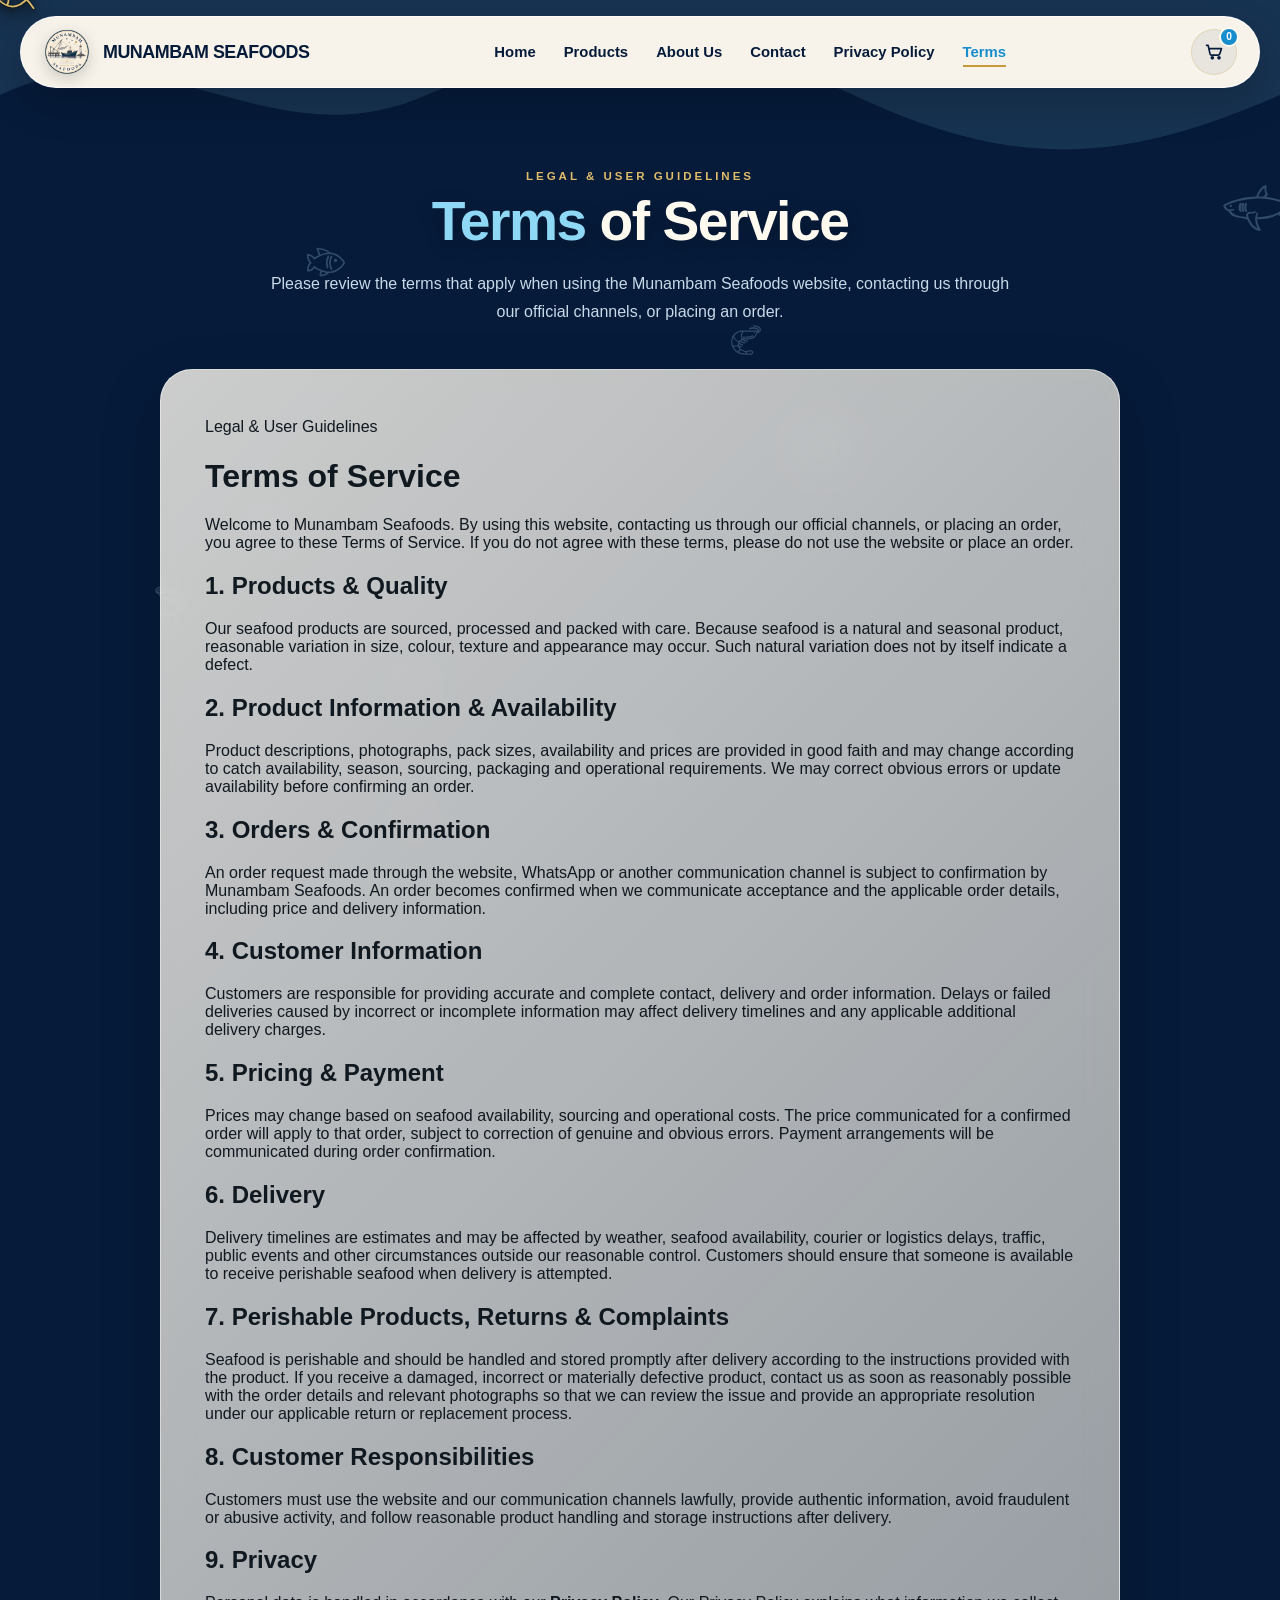
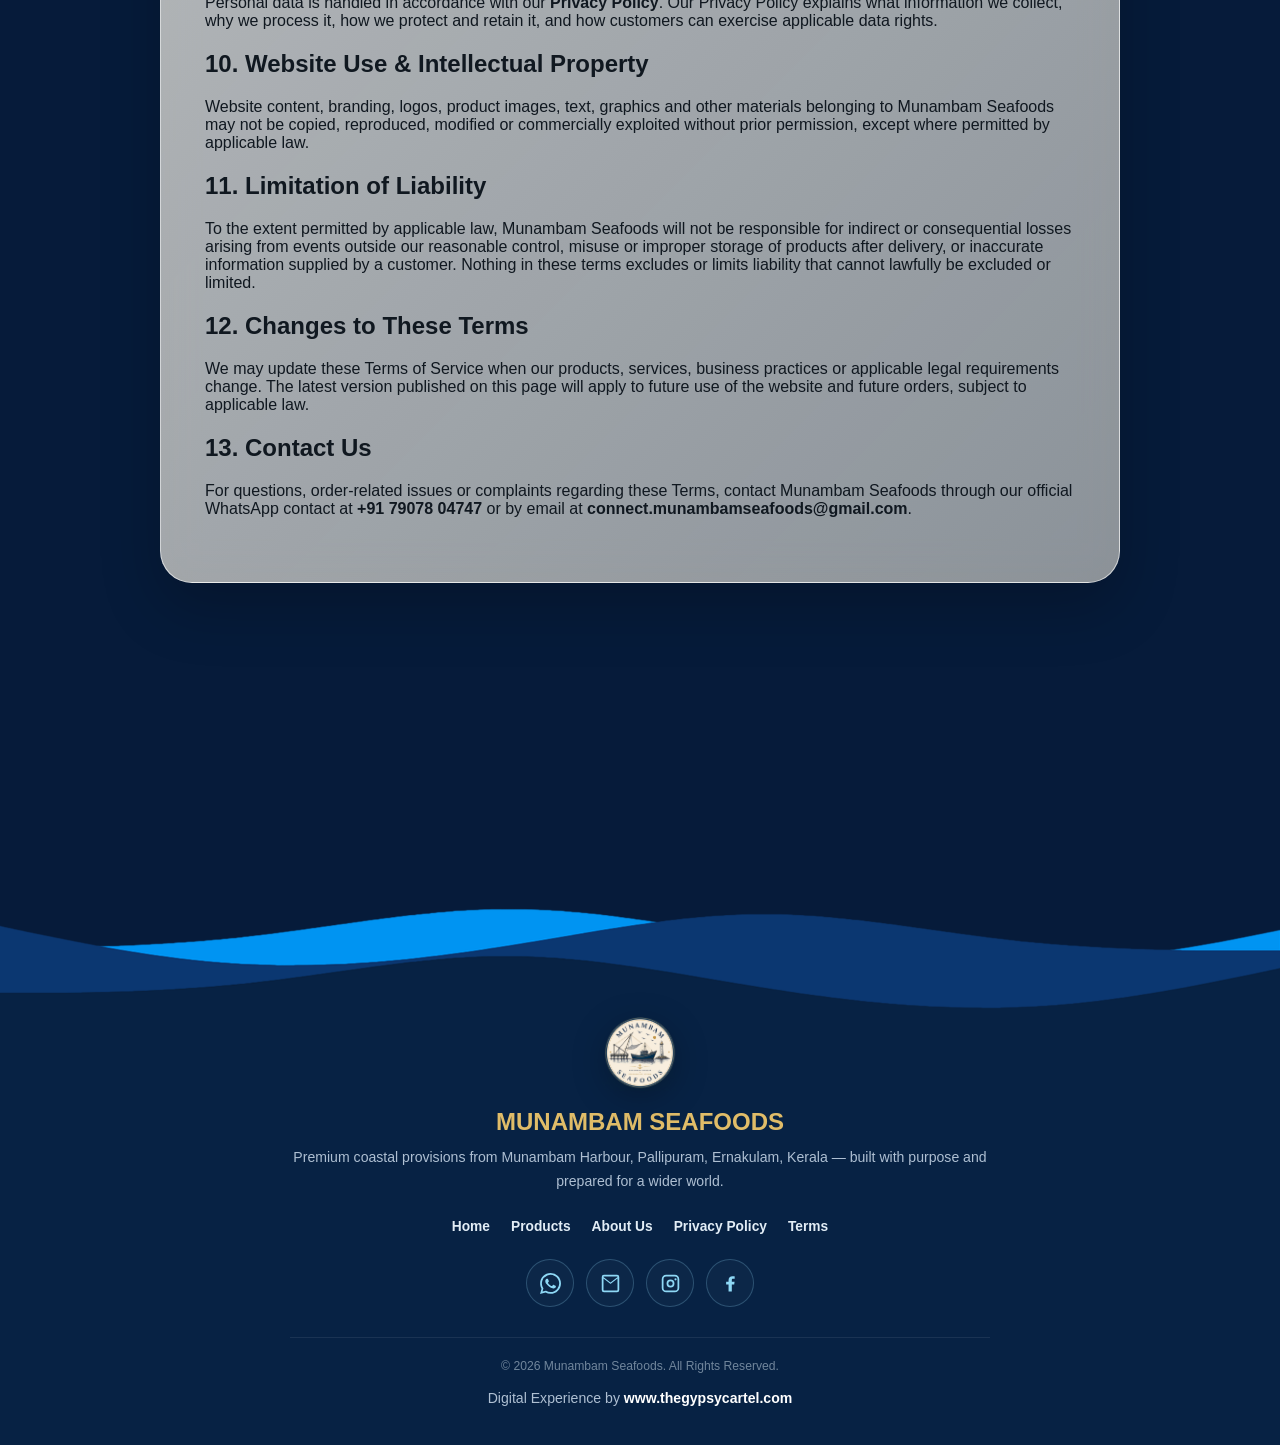
<file: terms/index.html>
<!DOCTYPE html>

<html lang="en">
<head>
    <meta charset="UTF-8">

<meta
    name="viewport"
    content="width=device-width, initial-scale=1.0"
>

<title>Terms of Service | Munambam Seafoods - Order &amp; Delivery Conditions</title>

<!-- SECURITY HARDENING -->
<meta http-equiv="Content-Security-Policy"
      content="default-src 'self'; base-uri 'self'; object-src 'none'; frame-ancestors 'none'; form-action 'self'; img-src 'self' data:; style-src 'self' 'unsafe-inline'; script-src 'self' 'unsafe-inline'; font-src 'self' data:; connect-src 'self'; media-src 'self'; upgrade-insecure-requests;">
<meta http-equiv="Referrer-Policy" content="strict-origin-when-cross-origin">
<meta http-equiv="X-Content-Type-Options" content="nosniff">
<meta http-equiv="X-Frame-Options" content="DENY">
<meta http-equiv="Permissions-Policy"
      content="camera=(), microphone=(), geolocation=(), payment=(), usb=(), bluetooth=(), accelerometer=(), gyroscope=(), magnetometer=()">


<meta name="description" content="Read the Terms of Service for Munambam Seafoods, including product, order, delivery, payment, returns, customer responsibilities and website-use conditions.">

<meta name="keywords" content="Munambam Seafoods, Terms of Service, seafood orders, delivery, payment, returns, website terms">

<meta
    name="robots"
    content="index, follow, max-image-preview:large"
>

<link rel="canonical" href="https://www.munambamseafoods.online/terms/">

<!-- OPEN GRAPH -->
<meta
    property="og:type"
    content="website"
>

<meta
    property="og:url"
    content="https://www.munambamseafoods.online/terms/"
>

<meta
    property="og:title"
    content="Terms of Service | Munambam Seafoods - Order & Delivery Conditions"
>

<meta
    property="og:description"
    content="Read the Terms of Service for Munambam Seafoods, including product, order, delivery, payment, returns and website-use conditions."
>

<meta
    property="og:image"
    content="https://www.munambamseafoods.online/assets/MUNAMBAM_Seafood_Logo_HQ.png"
>

<!-- FAVICON -->
<link
    rel="apple-touch-icon"
    sizes="180x180"
    href="/assets/icon/apple-touch-icon.png"
>

<link
    rel="icon"
    type="image/png"
    sizes="32x32"
    href="/assets/icon/favicon-32x32.png"
>

<link
    rel="icon"
    type="image/png"
    sizes="16x16"
    href="/assets/icon/favicon-16x16.png"
>

<link
    rel="manifest"
    href="/assets/icon/site.webmanifest"
>

<link
    rel="icon"
    href="/assets/icon/favicon.ico"
>

<style>

    /* =========================================================
       MUNAMBAM SEAFOODS
       MASTER HOME THEME
    ========================================================= */

    :root {
        --navy: #061b3a;
        --navy-2: #09274d;
        --navy-3: #0d315c;

        --light-blue: #8ed8f5;
        --light-blue-2: #bdeafa;
        --blue: #168dcc;

        --gold: #c69a3a;
        --gold-light: #e0bc68;

        --cream: #fffaf0;
        --cream-2: #f7f0df;

        --white: #ffffff;
        --black: #101820;

        --text-dark: #142943;
        --text-light: #d9e8f4;
        --muted: #8ea5bd;

        --border-gold:
            rgba(198,154,58,.28);

        --shadow:
            0 24px 60px rgba(0,0,0,.22);

        --shadow-soft:
            0 18px 45px rgba(0,0,0,.16);

        --max:
            1180px;
    }


    /* =========================================================
       RESET
    ========================================================= */

    *,
    *::before,
    *::after {
        box-sizing: border-box;
    }

    html {
        scroll-behavior: smooth;
    }

    /* =========================================================
       CUSTOM CURSOR — SAME WORKING FISH CURSOR
       Desktop/fine-pointer only. The visible SVG cursor carries
       the contrast shadow needed on cream/light backgrounds.
    ========================================================= */
    @media (hover: hover) and (pointer: fine) {
        html,
        body,
        body *,
        body *::before,
        body *::after,
        a,
        a:link,
        a:visited,
        a:hover,
        a:active,
        a:focus,
        button,
        button:hover,
        button:active,
        button:focus,
        input,
        textarea,
        select,
        label,
        summary,
        [role="button"],
        [onclick],
        [tabindex],
        .btn {
            cursor: none !important;
        }

        #fish-cursor {
            display: block !important;
        }
    }

    body {
        margin: 0;
        min-height: 100vh;

        background:
            var(--navy);

        color:
            var(--cream);

        font-family:
            "Segoe UI",
            Arial,
            Helvetica,
            sans-serif;

        overflow-x: hidden;
    }

    body::selection {
        background: var(--gold);
        color: var(--navy);
    }

    img {
        max-width: 100%;
    }

    a {
        color: inherit;
    }


    /* =========================================================
       CUSTOM FISH CURSOR
    ========================================================= */

    #fish-cursor {
        position: fixed;

        left: 0;
        top: 0;

        width: 44px;
        height: 27px;

        pointer-events: none;

        z-index: 99999;

        transform:
            translate3d(-6px,-14px,0);

        will-change:
            transform;
    }

    #fish-cursor svg {
        display: block;

        width: 44px;
        height: 27px;

        /* Stronger 3D shadow so the fish stays visible on cream/light backgrounds */
        filter:
            drop-shadow(
                0 1px 0
                rgba(18,24,32,.95)
            )
            drop-shadow(
                0 2px 2px
                rgba(18,24,32,.72)
            )
            drop-shadow(
                0 5px 6px
                rgba(0,0,0,.42)
            )
            drop-shadow(
                0 9px 10px
                rgba(0,0,0,.20)
            );
    }


    /* =========================================================
       MOVING OCEAN OBJECTS
    ========================================================= */

    .ocean-layer {
        position: fixed;

        inset: 0;

        width: 100%;
        height: 100%;

        overflow: hidden;

        pointer-events: none;

        z-index: 1;
    }

    .creature {
        position: absolute;

        display: block;

        pointer-events: none;

        opacity: .24;

        will-change:
            transform;

        user-select: none;

        filter:
            brightness(0)
            saturate(100%)
            invert(82%)
            sepia(10%)
            saturate(750%)
            hue-rotate(158deg)
            brightness(105%)
            contrast(96%);
    }

    .creature img {
        display: block;

        width: 100%;
        height: 100%;

        object-fit: contain;

        pointer-events: none;

        user-select: none;

        -webkit-user-drag: none;
    }

    .wave-decoration {
        position: absolute;

        left: 0;
        top: 0;

        width: 100%;
        height: 180px;

        opacity: .13;

        pointer-events: none;
    }

    .wave-decoration svg {
        display: block;

        width: 100%;
        height: 100%;
    }


    /* =========================================================
       NAVIGATION
    ========================================================= */

    .site-nav {
        position: sticky;

        top: 16px;

        z-index: 5000;

        width:
            min(
                calc(100% - 32px),
                1240px
            );

        margin:
            16px auto 0;

        min-height: 72px;

        padding:
            10px 22px;

        display: flex;

        align-items: center;

        justify-content: space-between;

        gap: 25px;

        background:
            rgba(255,250,240,.97);

        border:
            1px solid
            rgba(255,255,255,.85);

        border-radius:
            50px;

        box-shadow:
            0 15px 40px
            rgba(0,0,0,.20);

        backdrop-filter:
            blur(14px);

        -webkit-backdrop-filter:
            blur(14px);
    }

    .brand {
        display: flex;

        align-items: center;

        gap: 12px;

        text-decoration: none;

        flex-shrink: 0;
    }

    .brand img {
        width: 48px;
        height: 48px;

        object-fit: contain;

        filter:
            drop-shadow(
                0 5px 8px
                rgba(0,0,0,.16)
            );

        transition:
            transform .25s ease;
    }

    .brand:hover img {
        transform:
            scale(1.06)
            rotate(-2deg);
    }

    .brand-text {
        color:
            var(--navy);

        font-size:
            1.12rem;

        font-weight:
            800;

        letter-spacing:
            -.5px;

        white-space:
            nowrap;
    }

    .nav-links {
        display: flex;

        align-items: center;

        gap: 28px;
    }

    .nav-links a {
        position: relative;

        padding:
            10px 0;

        text-decoration:
            none;

        color:
            var(--navy);

        font-size:
            .93rem;

        font-weight:
            700;

        transition:
            color .2s ease;
    }

    .nav-links a::after {
        content: "";

        position: absolute;

        left: 0;
        bottom: 3px;

        width: 0;
        height: 2px;

        background:
            var(--gold);

        transition:
            width .22s ease;
    }

    .nav-links a:hover,
    .nav-links a.active {
        color:
            var(--blue);
    }

    .nav-links a:hover::after,
    .nav-links a.active::after {
        width: 100%;
    }


    /* =========================================================
       HERO
    ========================================================= */
    .hero {
        position: relative;
        z-index: 2;
        width: min(calc(100% - 32px), 1240px);
        min-height: 650px;
        margin: 8px auto 0;
        padding: 78px 30px 105px;
        display: flex;
        align-items: center;
        justify-content: center;
        text-align: center;
        overflow: visible;
        border-radius: 0;
        background: transparent;
        border: none;
        box-shadow: none;
    }

    .hero::before {
        content: "";
        position: absolute;
        inset: 0;
        pointer-events: none;
        background:
            radial-gradient(circle at 50% 30%, rgba(142,216,245,.13), transparent 27%),
            radial-gradient(ellipse at 50% 100%, rgba(22,141,204,.12), transparent 45%);
        opacity: .85;
        z-index: 0;
    }

    /* Open-ocean landing page: no boxed hero.
       Moving sea objects and the subtle wave layers stay visible behind the copy. */
    .hero::after {
        content: "";
        position: absolute;
        left: -8%;
        right: -8%;
        bottom: -72px;
        height: 125px;
        pointer-events: none;
        background: linear-gradient(
            180deg,
            transparent 0 25%,
            rgba(142,216,245,.035) 25% 31%,
            transparent 31% 100%
        );
        border-radius: 50%;
        z-index: 0;
    }

    .hero-content {
        position: relative;
        z-index: 5;
        isolation: isolate;

        display: flex;

        flex-direction: column;

        align-items: center;
    }
    .hero-logo {
        width: clamp(160px, 19vw, 235px);
        height: clamp(160px, 19vw, 235px);
        object-fit: contain;
        display: block;
        margin-bottom: 26px;
        filter:
            drop-shadow(0 7px 3px rgba(0,0,0,.20))
            drop-shadow(0 16px 12px rgba(0,0,0,.24))
            drop-shadow(0 28px 32px rgba(0,0,0,.30));
        transform: translateZ(0);
        animation: logoFloat 4.5s ease-in-out infinite alternate;
        will-change: transform, filter;
    }

    @keyframes logoFloat {
        from {
            transform:
                translate3d(0,0,0);
        }

        to {
            transform:
                translate3d(0,-8px,0);
        }
    }

    .hero-kicker {
        margin:
            0 0 11px;

        color:
            var(--gold-light);

        font-size:
            .76rem;

        font-weight:
            800;

        letter-spacing:
            3.2px;

        text-transform:
            uppercase;
    }

    .hero-title {
        margin:
            0;

        color:
            var(--cream);

        text-shadow:
            0 5px 18px rgba(0,0,0,.26);

        font-size:
            clamp(
                2.15rem,
                5vw,
                4rem
            );

        line-height:
            1.02;

        letter-spacing:
            -1.8px;

        font-weight:
            800;
    }

    .hero-title span {
        color:
            var(--light-blue);
    }

    .hero-description {
        max-width:
            760px;

        margin:
            20px auto 0;

        color:
            #c8d9e8;

        font-size:
            1rem;

        line-height:
            1.8;

        font-weight:
            500;
    }

    .hero-buttons {
        display:
            flex;

        flex-wrap:
            wrap;

        justify-content:
            center;

        gap:
            12px;

        margin-top:
            29px;
    }

    .btn {
        display:
            inline-flex;

        align-items:
            center;

        justify-content:
            center;

        min-height:
            49px;

        padding:
            0 25px;

        border-radius:
            50px;

        text-decoration:
            none;

        font-size:
            .88rem;

        font-weight:
            800;

        transition:
            transform .2s ease,
            box-shadow .2s ease,
            background .2s ease,
            border-color .2s ease;
    }

    .btn-primary {
        background:
            var(--gold);

        color:
            var(--navy);

        box-shadow:
            0 12px 28px
            rgba(198,154,58,.22);
    }

    .btn-primary:hover {
        transform:
            translate3d(0,-3px,0);

        background:
            var(--gold-light);

        box-shadow:
            0 17px 32px
            rgba(198,154,58,.28);
    }

    .btn-secondary {
        background:
            rgba(255,255,255,.06);

        color:
            var(--cream);

        border:
            1px solid
            rgba(142,216,245,.30);
    }

    .btn-secondary:hover {
        transform:
            translate3d(0,-3px,0);

        background:
            rgba(142,216,245,.12);

        border-color:
            var(--light-blue);

        box-shadow:
            0 12px 25px
            rgba(0,0,0,.18);
    }


    /* =========================================================
       QUALITY STRIP
    ========================================================= */

    .quality-strip {
        position:
            relative;

        z-index:
            8;

        width:
            min(
                calc(100% - 48px),
                1080px
            );

        margin:
            -34px auto 0;

        display:
            grid;

        grid-template-columns:
            repeat(4,1fr);

        background:
            linear-gradient(
                135deg,
                rgba(255,250,240,.78),
                rgba(247,240,223,.58)
            );

        border:
            1px solid
            rgba(255,255,255,.55);

        backdrop-filter:
            blur(18px)
            saturate(115%);

        -webkit-backdrop-filter:
            blur(18px)
            saturate(115%);

        border-radius:
            22px;

        box-shadow:
            var(--shadow);

        overflow:
            hidden;
    }

    .quality-item {
        padding:
            23px 15px;

        text-align:
            center;

        border-right:
            1px solid
            rgba(198,154,58,.20);
    }

    .quality-item:last-child {
        border-right:
            none;
    }

    .quality-number {
        display:
            block;

        color:
            var(--gold);

        font-size:
            1.05rem;

        font-weight:
            850;

        margin-bottom:
            5px;
    }

    .quality-label {
        color:
            var(--navy);

        font-size:
            .74rem;

        font-weight:
            800;

        letter-spacing:
            .8px;

        text-transform:
            uppercase;
    }


    /* =========================================================
       MAIN QUALITY SECTION
    ========================================================= */

    .section {
        position:
            relative;

        z-index:
            2;

        width:
            min(
                calc(100% - 32px),
                var(--max)
            );

        margin:
            0 auto;

        padding:
            100px 20px 35px;
    }

    .section-heading {
        text-align:
            center;

        margin-bottom:
            42px;
    }

    .eyebrow {
        display:
            inline-block;

        margin-bottom:
            10px;

        color:
            var(--gold-light);

        font-size:
            .72rem;

        font-weight:
            850;

        text-transform:
            uppercase;

        letter-spacing:
            3px;
    }

    .section-heading h2 {
        margin:
            0;

        color:
            var(--cream);

        font-size:
            clamp(
                1.85rem,
                4vw,
                2.75rem
            );

        line-height:
            1.1;

        letter-spacing:
            -1px;

        font-weight:
            800;
    }

    .section-heading p {
        max-width:
            700px;

        margin:
            15px auto 0;

        color:
            #9fb5c9;

        line-height:
            1.75;

        font-size:
            .96rem;
    }


    /* =========================================================
       FEATURE CARDS
    ========================================================= */

    .features {
        display:
            grid;

        grid-template-columns:
            1fr;

        gap:
            20px;

        max-width:
            850px;

        margin:
            0 auto;
    }

    .feature {
        position:
            relative;

        padding:
            30px 32px 31px;

        background:
            linear-gradient(
                135deg,
                rgba(255,250,240,.76),
                rgba(247,240,223,.54)
            );

        border:
            1px solid
            rgba(255,255,255,.58);

        backdrop-filter:
            blur(18px)
            saturate(115%);

        -webkit-backdrop-filter:
            blur(18px)
            saturate(115%);

        border-radius:
            25px;

        box-shadow:
            var(--shadow-soft);

        overflow:
            hidden;

        transition:
            transform .25s ease,
            box-shadow .25s ease;
    }

    .feature::before {
        content:
            "";

        position:
            absolute;

        left:
            0;

        top:
            0;

        width:
            5px;

        height:
            100%;

        background:
            linear-gradient(
                180deg,
                var(--gold),
                var(--light-blue)
            );
    }

    .feature:hover {
        transform:
            translate3d(0,-5px,0);

        box-shadow:
            0 25px 55px
            rgba(0,0,0,.22);
    }

    .feature-top {
        display:
            block;

        margin-bottom:
            12px;
    }

    .feature-icon {
        width:
            43px;

        height:
            43px;

        flex:
            0 0 43px;

        display:
            none;

        place-items:
            center;

        border-radius:
            50%;

        color:
            var(--gold);

        background:
            var(--cream-2);

        border:
            1px solid
            rgba(198,154,58,.28);

        font-size:
            .8rem;

        font-weight:
            900;
    }

    .feature h3 {
        margin:
            0;

        color:
            var(--navy);

        font-size:
            1.25rem;

        line-height:
            1.25;

        font-weight:
            800;
    }

    .feature p {
        margin:
            0;

        color:
            #52677f;

        font-size:
            .93rem;

        line-height:
            1.75;
    }

    .feature-extra {
        display:
            block;

        margin-top:
            8px;

        color:
            var(--navy-3);

        font-size:
            .86rem;

        font-weight:
            650;
    }


    /* =========================================================
       BRAND STORY
    ========================================================= */

    .story {
        position:
            relative;

        z-index:
            2;

        width:
            min(
                calc(100% - 32px),
                1050px
            );

        margin:
            75px auto 100px;

        padding:
            70px 30px;

        text-align:
            center;

        background:
            linear-gradient(
                135deg,
                rgba(255,250,240,.80),
                rgba(247,240,223,.56)
            );

        border:
            1px solid
            rgba(255,255,255,.60);

        backdrop-filter:
            blur(20px)
            saturate(120%);

        -webkit-backdrop-filter:
            blur(20px)
            saturate(120%);

        border-radius:
            32px;

        box-shadow:
            var(--shadow);
    }

    /* Story tagline — keep it clearly readable on the glass card */
    .story .eyebrow {
        color: var(--navy);
    }

    .story-logo {
        display: block;
        margin-left: auto;
        margin-right: auto;
        width:
            82px;

        height:
            82px;

        object-fit:
            contain;

        margin-bottom:
            18px;

        filter:
            drop-shadow(
                0 9px 15px
                rgba(0,0,0,.18)
            );
    }

    .story h2 {
        margin:
            0 auto;

        color:
            var(--navy);

        font-size:
            clamp(
                1.8rem,
                4vw,
                2.5rem
            );

        line-height:
            1.15;

        font-weight:
            800;
    }

    .story p {
        margin-left: auto;
        margin-right: auto;
        max-width:
            720px;

        margin:
            17px auto 28px;

        color:
            #52677f;

        font-size:
            .97rem;

        line-height:
            1.8;
    }


    /* =========================================================
       REFERENCE FOOTER WAVE
       Exact supplied 1920x1080 footer artwork.
       No other page styling is changed.
    ========================================================= */

    .footer {
        position:
            relative;

        z-index:
            3;

        background:
            #072244;

        color:
            var(--white);

        padding:
            clamp(240px, calc(36.15vw - 120px), 574px) 20px 34px;

        text-align:
            center;

        overflow:
            hidden;
    }

    .footer-reference-wave {
        position:
            absolute;

        top:
            0;

        left:
            0;

        width:
            100%;

        height:
            auto;

        display:
            block;

        max-width:
            none;

        pointer-events:
            none;

        user-select:
            none;

        z-index:
            1;
    }

    .footer-content {
        position:
            relative;

        z-index:
            5;

        max-width:
            850px;

        margin:
            0 auto;
    }

    .footer-logo {
        width:
            76px;

        height:
            76px;

        object-fit:
            contain;

        margin-bottom:
            13px;

        filter:
            drop-shadow(
                0 8px 16px
                rgba(0,0,0,.25)
            );
    }

    .footer h3 {
        margin:
            0;

        color:
            var(--gold-light);

        font-size:
            1.5rem;

        font-weight:
            800;
    }

    .footer p {
        margin:
            10px auto 0;

        max-width:
            700px;

        color:
            #aebfd2;

        font-size:
            .88rem;

        line-height:
            1.7;
    }

    .footer-links {
        display:
            flex;

        flex-wrap:
            wrap;

        justify-content:
            center;

        gap:
            21px;

        margin:
            25px 0;
    }

    .footer-links a {
        color:
            #e2edf6;

        text-decoration:
            none;

        font-size:
            .86rem;

        font-weight:
            650;

        transition:
            color .2s ease;
    }

    .footer-links a:hover {
        color:
            var(--gold-light);
    }

    .footer-contact {
        display:
            flex;

        justify-content:
            center;

        flex-wrap:
            wrap;

        gap:
            12px;

        margin:
            20px 0;
    }

    /* ICON-ONLY SOCIAL / CONTACT LINKS */
    .contact-link {
        width: 48px;
        height: 48px;
        padding: 0;

        display: inline-flex;
        align-items: center;
        justify-content: center;

        border: 1px solid rgba(142,216,245,.24);
        border-radius: 50%;

        color: var(--light-blue);
        background: rgba(255,255,255,.025);

        text-decoration: none;

        transition:
            transform .22s ease,
            background .22s ease,
            border-color .22s ease,
            color .22s ease,
            box-shadow .22s ease;
    }

    .contact-link svg {
        width: 21px;
        height: 21px;
        display: block;
        fill: currentColor;
        stroke: currentColor;
        stroke-width: 0;
        transition: transform .22s ease;
    }

    .contact-link:hover {
        background: rgba(142,216,245,.10);
        border-color: var(--light-blue);
        color: var(--white);
        transform: translate3d(0,-3px,0);
        box-shadow: 0 10px 24px rgba(0,0,0,.20);
    }

    .contact-link:hover svg {
        transform: scale(1.08);
    }

    .contact-link:focus-visible {
        outline: 2px solid var(--light-blue);
        outline-offset: 4px;
    }


    .studio-credit {
        margin: 7px 0 0;
        color: #71869c;
        font-size: 11px;
        line-height: 1.5;
        text-align: center;
    }

    .studio-credit a {
        color: var(--white);
        text-decoration: none;
        font-weight: 600;
    }

    .studio-credit a:hover {
        color: var(--white);
    }

    .copyright {
        margin-top:
            30px !important;

        padding-top:
            18px;

        border-top:
            1px solid
            rgba(255,255,255,.08);

        font-size:
            .76rem !important;

        color:
            #71869c !important;
    }


    /* =========================================================
       FOCUS
    ========================================================= */

    a:focus-visible {
        outline:
            2px solid
            var(--gold);

        outline-offset:
            4px;

        border-radius:
            4px;
    }


    /* =========================================================
       MOBILE
    ========================================================= */

    @media (max-width: 850px) {

        .site-nav {
            width:
                calc(100% - 20px);

            top:
                10px;

            margin-top:
                10px;

            padding:
                9px 15px;
        }

        .brand-text {
            font-size:
                .98rem;
        }

        .brand img {
            width:
                42px;

            height:
                42px;
        }

        .nav-links {
            gap:
                14px;
        }

        .nav-links a {
            font-size:
                .77rem;
        }

        .hero {
            width:
                calc(100% - 20px);

            min-height:
                590px;

            padding:
                55px 20px 95px;

            margin-top:
                4px;
        }

        .quality-strip {
            grid-template-columns:
                repeat(2,1fr);

            margin-top:
                -25px;
        }

        .quality-item:nth-child(2) {
            border-right:
                none;
        }

        .quality-item:nth-child(-n+2) {
            border-bottom:
                1px solid
                rgba(198,154,58,.20);
        }
    }


    @media (max-width: 620px) {

        .site-nav {
            border-radius:
                25px;

            min-height:
                62px;
        }

        .brand-text {
            display:
                none;
        }

        .brand img {
            width:
                44px;

            height:
                44px;
        }

        .nav-links {
            gap:
                11px;

            overflow-x:
                auto;

            scrollbar-width:
                none;
        }

        .nav-links::-webkit-scrollbar {
            display:
                none;
        }

        .nav-links a {
            font-size:
                .72rem;

            white-space:
                nowrap;
        }

        .hero {
            margin-top:
                12px;

            border-radius:
                0;

            min-height:
                575px;
        }

        .hero-logo {
            width:
                165px;

            height:
                165px;
        }

        .hero-kicker {
            font-size:
                .62rem;

            letter-spacing:
                2px;
        }

        .hero-title {
            font-size:
                2rem;
        }

        .hero-description {
            font-size:
                .87rem;

            line-height:
                1.65;
        }

        .hero-buttons {
            flex-direction:
                column;

            width:
                min(100%,280px);
        }

        .btn {
            width:
                100%;
        }

        .quality-strip {
            width:
                calc(100% - 28px);

            border-radius:
                18px;
        }

        .quality-item {
            padding:
                18px 8px;
        }

        .quality-number {
            font-size:
                .86rem;
        }

        .quality-label {
            font-size:
                .60rem;
        }

        .section {
            width:
                calc(100% - 20px);

            padding:
                75px 10px 20px;
        }

        .feature {
            padding:
                25px 23px 27px;
        }

        .feature h3 {
            font-size:
                1.1rem;
        }

        .feature p {
            font-size:
                .87rem;
        }

        .story {
            width:
                calc(100% - 20px);

            margin:
                55px auto 75px;

            padding:
                50px 20px;
        }

        .story p {
            font-size:
                .88rem;
        }

        .footer {
            padding:
                calc(36.15vw + 26px) 15px 25px;
        }

        .footer-links {
            gap:
                14px;
        }

        .footer-contact {
            flex-direction: row;
            align-items: center;
            justify-content: center;
        }

        .contact-link {
            width: 44px;
            height: 44px;
        }

        .contact-link svg {
            width: 19px;
            height: 19px;
        }
    }


    /* =========================================================
       TOUCH DEVICES
    ========================================================= */

    @media (hover:none) and (pointer:coarse) {

        body,
        a,
        button {
            cursor:
                auto !important;
        }

        #fish-cursor {
            display:
                none;
        }
    }


    /* =========================================================
       REDUCED MOTION
    ========================================================= */

    @media (prefers-reduced-motion: reduce) {

        html {
            scroll-behavior:
                auto;
        }

        *,
        *::before,
        *::after {
            animation-duration:
                .01ms !important;

            animation-iteration-count:
                1 !important;

            transition-duration:
                .01ms !important;
        }
    }

        .about-intro h1 .terms-word {
        color: var(--light-blue) !important;
    }


    /* =========================================================
       ALWAYS-VISIBLE SHOPPING CART
       Shared cart UI — same styling as the Products/About pages.
    ========================================================= */
    .cart-link{
        position:relative;
        width:46px;
        height:46px;
        flex:0 0 46px;
        display:inline-flex;
        align-items:center;
        justify-content:center;
        color:var(--navy);
        background:rgba(6,27,58,.06);
        border:1px solid rgba(198,154,58,.22);
        border-radius:50%;
        text-decoration:none;
        transition:.2s ease;
    }

    .cart-link:hover{
        background:var(--gold);
        transform:translateY(-2px);
    }

    .cart-link svg{
        width:20px;
        height:20px;
        display:block;
        fill:none;
        stroke:currentColor;
        stroke-width:2;
        stroke-linecap:round;
        stroke-linejoin:round;
    }

    .cart-count{
        position:absolute;
        top:-3px;
        right:-3px;
        min-width:20px;
        height:20px;
        padding:0 5px;
        display:grid;
        place-items:center;
        border-radius:20px;
        background:var(--blue);
        color:#fff;
        font-size:.64rem;
        font-weight:800;
        border:2px solid var(--cream);
        line-height:1;
    }

    @media (max-width: 850px){
        .cart-link{
            width:42px;
            height:42px;
            flex-basis:42px;
        }
    }

    @media (max-width: 620px){
        .site-nav{
            gap:12px;
        }

        .cart-link{
            width:40px;
            height:40px;
            flex-basis:40px;
        }

        .cart-link svg{
            width:18px;
            height:18px;
        }

        .cart-count{
            min-width:18px;
            height:18px;
            font-size:.58rem;
        }
    }

</style>
<style>
/* =========================================================
   ABOUT PAGE
   Same Home theme, same ocean background, same typography.
========================================================= */

.about-main {
position: relative;
z-index: 2;
width: min(calc(100% - 32px), var(--max));
margin: 0 auto;
padding: 78px 20px 90px;
}

.about-intro {
max-width: 850px;
margin: 0 auto 42px;
text-align: center;
}

.about-intro h1 {
margin: 0;
color: var(--cream);
font-size: clamp(2.15rem, 5vw, 3.45rem);
line-height: 1.08;
letter-spacing: -1.5px;
font-weight: 800;
text-shadow: 0 5px 18px rgba(0,0,0,.26);
}

.about-intro p {
max-width: 760px;
margin: 18px auto 0;
color: #c8d9e8;
font-size: 1rem;
line-height: 1.8;
}

.about-container {
width: min(100%, 960px);
margin: 0 auto;
padding: 48px 44px;
background: linear-gradient(
135deg,
rgba(255,250,240,.80),
rgba(247,240,223,.56)
);
border: 1px solid rgba(255,255,255,.60);
backdrop-filter: blur(20px) saturate(120%);
-webkit-backdrop-filter: blur(20px) saturate(120%);
border-radius: 32px;
box-shadow: var(--shadow);
color: var(--black);
}

.about-block {
padding: 0 0 36px;
margin: 0 0 36px;
border-bottom: 1px solid rgba(198,154,58,.20);
}

.about-block {
margin-bottom: 0;
padding-bottom: 0;
border-bottom: 0;
}

.about-block h2 {
margin: 0 0 17px;
color: var(--navy-2);
font-size: clamp(1.45rem, 3vw, 2rem);
line-height: 1.2;
letter-spacing: -.5px;
font-weight: 800;
}

.about-block p {
margin: 0 0 17px;
color: #182638;
font-size: .96rem;
line-height: 1.82;
}

.about-block p {
margin-bottom: 0;
}

.about-block strong {
color: var(--navy);
}

.founder-card {
margin-top: 24px;
padding: 28px 28px 22px;
background: rgba(255,255,255,.28);
border: 1px solid rgba(198,154,58,.20);
border-radius: 22px;
box-shadow: 0 14px 35px rgba(0,0,0,.10);
}

.founder-card h3 {
margin: 0 0 6px;
color: var(--navy);
font-size: 1.35rem;
line-height: 1.25;
font-weight: 800;
}

.founder-role {
margin-bottom: 17px !important;
color: var(--navy-3) !important;
font-size: .82rem !important;
line-height: 1.55 !important;
}

.about-block ul {
list-style: none;
margin: 18px 0 0;
padding: 0;
}

.about-block ul li {
position: relative;
margin: 0 0 12px;
padding-left: 28px;
color: #182638;
font-size: .94rem;
line-height: 1.76;
}

.about-block ul li::before {
content: "✓";
position: absolute;
left: 0;
top: 0;
color: var(--gold);
font-weight: 900;
}

.principles {
list-style: none;
counter-reset: principle;
margin: 18px 0 22px;
padding: 0;
}

.principles li {
position: relative;
counter-increment: principle;
margin: 0 0 12px;
padding: 14px 16px 14px 55px;
background: rgba(255,255,255,.27);
border: 1px solid rgba(198,154,58,.14);
border-radius: 14px;
color: #182638;
font-size: .94rem;
line-height: 1.7;
}

.principles li::before {
content: counter(principle);
position: absolute;
left: 15px;
top: 50%;
transform: translateY(-50%);
width: 27px;
height: 27px;
display: grid;
place-items: center;
border-radius: 50%;
background: var(--navy);
color: var(--gold-light);
font-size: .75rem;
font-weight: 900;
}

.about-block blockquote {
margin: 25px 0;
padding: 18px 22px;
border-left: 4px solid var(--gold);
border-radius: 0 14px 14px 0;
background: rgba(6,27,58,.055);
color: var(--navy);
font-family: Georgia, serif;
font-size: 1.08rem;
line-height: 1.65;
}

.about-signoff {
margin-top: 28px !important;
padding-top: 25px;
border-top: 1px solid rgba(198,154,58,.25);
text-align: center;
color: var(--navy) !important;
font-family: var(--font-heading);
font-size: 1.08rem !important;
}

@media (max-width: 768px) {
.about-main {
padding: 55px 8px 70px;
}

.about-container {
    padding: 32px 22px;
    border-radius: 24px;
}

.founder-card {
    padding: 22px 18px 18px;
    border-radius: 18px;
}

.about-block p,
.about-block ul li,
.principles li {
    font-size: .90rem;
    line-height: 1.75;
}

}

@media (max-width: 520px) {
.about-main {
width: calc(100% - 16px);
padding-left: 0;
padding-right: 0;
}

.about-container {
    padding: 28px 18px;
    border-radius: 20px;
}

.about-block h2 {
    font-size: 1.35rem;
}

.principles li {
    padding-left: 49px;
}

}
</style>

<style id="mobile-nav-hamburger">
/* =========================================================
   HAMBURGER + MOBILE SIDE DRAWER
   Desktop (>850px): normal nav links only
   Mobile (≤850px): hamburger + side drawer only
========================================================= */

.nav-toggle {
    display: none;
    position: relative;
    width: 42px;
    height: 42px;
    flex: 0 0 42px;
    align-items: center;
    justify-content: center;
    margin: 0;
    padding: 0;
    border: 1px solid rgba(198,154,58,.22);
    border-radius: 50%;
    background: rgba(6,27,58,.06);
    color: var(--navy, #061b3a);
    transition: background .2s ease, transform .2s ease, border-color .2s ease;
    z-index: 5100;
}

.nav-toggle:hover {
    background: var(--gold, #c69a3a);
    border-color: var(--gold, #c69a3a);
    transform: translateY(-2px);
}

.nav-toggle:focus-visible {
    outline: 2px solid var(--gold, #c69a3a);
    outline-offset: 3px;
}

.nav-toggle-bars {
    display: block;
    width: 18px;
    height: 14px;
    position: relative;
}

.nav-toggle-bars span {
    position: absolute;
    left: 0;
    width: 100%;
    height: 2px;
    border-radius: 2px;
    background: currentColor;
    transition: transform .28s ease, opacity .2s ease, top .28s ease;
}

.nav-toggle-bars span:nth-child(1) { top: 0; }
.nav-toggle-bars span:nth-child(2) { top: 6px; }
.nav-toggle-bars span:nth-child(3) { top: 12px; }

.nav-toggle[aria-expanded="true"] .nav-toggle-bars span:nth-child(1) {
    top: 6px;
    transform: rotate(45deg);
}

.nav-toggle[aria-expanded="true"] .nav-toggle-bars span:nth-child(2) {
    opacity: 0;
}

.nav-toggle[aria-expanded="true"] .nav-toggle-bars span:nth-child(3) {
    top: 6px;
    transform: rotate(-45deg);
}

.nav-drawer-backdrop {
    position: fixed;
    inset: 0;
    z-index: 6000;
    background: rgba(6, 27, 58, .55);
    backdrop-filter: blur(4px);
    -webkit-backdrop-filter: blur(4px);
    opacity: 0;
    visibility: hidden;
    pointer-events: none;
    transition: opacity .28s ease, visibility .28s ease;
}

.nav-drawer-backdrop.is-open {
    opacity: 1;
    visibility: visible;
    pointer-events: auto;
}

.nav-drawer {
    position: fixed;
    top: 0;
    right: 0;
    z-index: 6100;
    width: min(320px, 86vw);
    height: 100%;
    height: 100dvh;
    margin: 0;
    padding: 0;
    background: linear-gradient(165deg, rgba(255,250,240,.98), rgba(247,240,223,.96));
    border-left: 1px solid rgba(255,255,255,.7);
    box-shadow: -18px 0 50px rgba(0,0,0,.28);
    transform: translate3d(105%, 0, 0);
    transition: transform .32s cubic-bezier(.22, 1, .36, 1);
    display: flex;
    flex-direction: column;
    overflow: hidden;
    visibility: hidden;
}

.nav-drawer.is-open {
    transform: translate3d(0, 0, 0);
    visibility: visible;
}

.nav-drawer-header {
    display: flex;
    align-items: center;
    justify-content: space-between;
    gap: 12px;
    padding: 18px 18px 14px;
    border-bottom: 1px solid rgba(198,154,58,.18);
    flex-shrink: 0;
}

.nav-drawer-brand {
    display: flex;
    align-items: center;
    gap: 10px;
    text-decoration: none;
    color: var(--navy, #061b3a);
    font-size: .95rem;
    font-weight: 800;
    letter-spacing: -.3px;
}

.nav-drawer-brand img {
    width: 40px;
    height: 40px;
    object-fit: contain;
}

.nav-drawer-close {
    width: 40px;
    height: 40px;
    flex: 0 0 40px;
    display: grid;
    place-items: center;
    border: 1px solid rgba(198,154,58,.22);
    border-radius: 50%;
    background: rgba(6,27,58,.06);
    color: var(--navy, #061b3a);
    transition: background .2s ease, transform .2s ease;
}

.nav-drawer-close:hover {
    background: var(--gold, #c69a3a);
    transform: translateY(-1px);
}

.nav-drawer-close svg {
    width: 18px;
    height: 18px;
    display: block;
}

.nav-drawer-links {
    flex: 1;
    overflow-y: auto;
    overscroll-behavior: contain;
    padding: 12px 14px 24px;
    display: flex;
    flex-direction: column;
    gap: 4px;
    -webkit-overflow-scrolling: touch;
}

.nav-drawer-links a {
    display: flex;
    align-items: center;
    min-height: 48px;
    padding: 12px 16px;
    border-radius: 14px;
    text-decoration: none;
    color: var(--navy, #061b3a);
    font-size: .95rem;
    font-weight: 700;
    transition: background .2s ease, color .2s ease;
}

.nav-drawer-links a:hover,
.nav-drawer-links a:focus-visible {
    background: rgba(6,27,58,.07);
    color: var(--blue, #168dcc);
    outline: none;
}

.nav-drawer-links a.active {
    background: rgba(198,154,58,.14);
    color: var(--navy, #061b3a);
    box-shadow: inset 3px 0 0 var(--gold, #c69a3a);
}

.nav-drawer-footer {
    flex-shrink: 0;
    padding: 14px 18px 22px;
    border-top: 1px solid rgba(198,154,58,.18);
}

.nav-drawer-cart {
    display: flex;
    align-items: center;
    justify-content: center;
    gap: 10px;
    min-height: 48px;
    padding: 0 18px;
    border-radius: 50px;
    background: var(--gold, #c69a3a);
    color: var(--navy, #061b3a);
    text-decoration: none;
    font-size: .9rem;
    font-weight: 800;
    box-shadow: 0 10px 24px rgba(198,154,58,.22);
    transition: background .2s ease, transform .2s ease;
}

.nav-drawer-cart:hover {
    background: var(--gold-light, #e0bc68);
    transform: translateY(-2px);
}

.nav-drawer-cart svg {
    width: 20px;
    height: 20px;
    fill: none;
    stroke: currentColor;
    stroke-width: 2;
    stroke-linecap: round;
    stroke-linejoin: round;
}

body.nav-drawer-open {
    overflow: hidden;
}

@media (min-width: 851px) {
    .nav-toggle,
    .nav-drawer,
    .nav-drawer-backdrop {
        display: none !important;
    }
}

@media (max-width: 850px) {
    .nav-links {
        display: none !important;
    }

    .nav-toggle {
        display: inline-flex !important;
    }
}
</style>

</head>
<body>

<!-- =========================================================
         CUSTOM CURSOR
    ========================================================= -->

<div
    id="fish-cursor"
    aria-hidden="true"
>

    <svg
        viewBox="0 0 50 30"
        fill="none"
        stroke="#e0bc68"
        stroke-width="2"
        stroke-linecap="round"
    >

        <path
            d="
                M5 15
                Q25 -5 45 25
                M5 15
                Q25 35 45 5
            "
        />

        <path
            d="
                M15 8.5
                Q18 15 15 21.5
            "
        />

        <circle
            cx="10"
            cy="14.5"
            r="1.5"
            fill="#e0bc68"
            stroke="none"
        />

    </svg>

</div>

<!-- =========================================================
         MOVING OCEAN OBJECTS
    ========================================================= -->

<div
    class="ocean-layer"
    id="oceanLayer"
    aria-hidden="true"
>

    <div class="wave-decoration">

        <svg
            viewBox="0 0 1440 180"
            preserveAspectRatio="none"
        >

            <path
                d="
                    M0 95
                    C180 20 300 165 480 95
                    S780 20 960 95
                    S1260 165 1440 95
                    V0
                    H0
                    Z
                "
                fill="#8ed8f5"
            />

        </svg>

    </div>

</div>

<nav
        class="site-nav"
        aria-label="Main navigation"
    >

    <a
        href="/"
        class="brand"
        aria-label="Munambam Seafoods Home"
    >

        <img
            src="/assets/MUNAMBAM_Seafood_Logo_HQ.png"
            alt="Munambam Seafoods"
            width="48"
            height="48"
            fetchpriority="high"
            decoding="async"
        >

        <span class="brand-text">
            MUNAMBAM SEAFOODS
        </span>

    </a>


    <div class="nav-links">

        <a href="/">
            Home
        </a>

        <a href="/products/">
            Products
        </a>

        <a href="/about/">
            About Us
        </a>
        <a href="/contact/">
            Contact
        </a>
        <a href="/privacy/">
            Privacy Policy
        </a>

        <a href="/terms/" class="active" aria-current="page">
            Terms
        </a>

    </div>

    <a
        href="/products/cart.html"
        class="cart-link"
        aria-label="Open shopping cart"
        title="Shopping Cart"
    >
        <svg viewBox="0 0 24 24" aria-hidden="true">
            <path d="M3 4h2l2.2 10.2a2 2 0 0 0 2 1.6h7.7a2 2 0 0 0 1.9-1.4L21 8H6"></path>
            <circle cx="10" cy="19" r="1.2"></circle>
            <circle cx="18" cy="19" r="1.2"></circle>
        </svg>
        <span class="cart-count" id="cartCount">0</span>
    </a>

    <button
        type="button"
        class="nav-toggle"
        id="navToggle"
        aria-label="Open menu"
        aria-controls="navDrawer"
        aria-expanded="false"
    >
        <span class="nav-toggle-bars" aria-hidden="true">
            <span></span>
            <span></span>
            <span></span>
        </span>
    </button>

</nav>

<div class="nav-drawer-backdrop" id="navDrawerBackdrop" hidden></div>

<aside
    class="nav-drawer"
    id="navDrawer"
    role="dialog"
    aria-modal="true"
    aria-label="Site menu"
    hidden
>
    <div class="nav-drawer-header">
        <a href="/" class="nav-drawer-brand" aria-label="Munambam Seafoods Home">
            <img
                src="/assets/MUNAMBAM_Seafood_Logo_HQ.png"
                alt=""
                width="40"
                height="40"
                decoding="async"
            >
            <span>MUNAMBAM SEAFOODS</span>
        </a>
        <button type="button" class="nav-drawer-close" id="navDrawerClose" aria-label="Close menu">
            <svg viewBox="0 0 24 24" fill="none" stroke="currentColor" stroke-width="2.2" stroke-linecap="round" aria-hidden="true">
                <path d="M6 6l12 12M18 6L6 18"/>
            </svg>
        </button>
    </div>

    <nav class="nav-drawer-links" aria-label="Mobile navigation">
        <a href="/">Home</a>
        <a href="/products/">Products</a>
        <a href="/about/">About Us</a>
        <a href="/contact/">Contact</a>
        <a href="/privacy/">Privacy Policy</a>
        <a href="/terms/" class="active" aria-current="page">Terms</a>
    </nav>

    <div class="nav-drawer-footer">
        <a href="/products/cart.html" class="nav-drawer-cart">
            <svg viewBox="0 0 24 24" aria-hidden="true">
                <path d="M3 4h2l2.2 10.2a2 2 0 0 0 2 1.6h7.7a2 2 0 0 0 1.9-1.4L21 8H6"></path>
                <circle cx="10" cy="19" r="1.2"></circle>
                <circle cx="18" cy="19" r="1.2"></circle>
            </svg>
            Shopping Cart
        </a>
    </div>
</aside>


<!-- =========================================================
     ABOUT CONTENT
     Same visual system as the Home page.
========================================================== -->

<!-- =========================================================
     TERMS OF SERVICE
     Same visual system as the About page.
========================================================== -->

<main class="about-main terms-main">

    <section class="about-intro">
        <span class="eyebrow">LEGAL &amp; USER GUIDELINES</span>
        <h1><span class="terms-word">Terms</span> of Service</h1>
        <p>
            Please review the terms that apply when using the Munambam Seafoods
            website, contacting us through our official channels, or placing an order.
        </p>
    </section>

    <div class="about-container terms-container">

<span class="badge">
                Legal &amp; User Guidelines
            </span>

        <h1>
            Terms of Service
        </h1>

        <p>
            Welcome to Munambam Seafoods. By using this website, contacting us through our official channels, or placing an order, you agree to these Terms of Service. If you do not agree with these terms, please do not use the website or place an order.
        </p>

        <h2>
            1. Products &amp; Quality
        </h2>

        <p>
            Our seafood products are sourced, processed and packed with care. Because seafood is a natural and seasonal product, reasonable variation in size, colour, texture and appearance may occur. Such natural variation does not by itself indicate a defect.
        </p>

        <h2>
            2. Product Information &amp; Availability
        </h2>

        <p>
            Product descriptions, photographs, pack sizes, availability and prices are provided in good faith and may change according to catch availability, season, sourcing, packaging and operational requirements. We may correct obvious errors or update availability before confirming an order.
        </p>

        <h2>
            3. Orders &amp; Confirmation
        </h2>

        <p>
            An order request made through the website, WhatsApp or another communication channel is subject to confirmation by Munambam Seafoods. An order becomes confirmed when we communicate acceptance and the applicable order details, including price and delivery information.
        </p>

        <h2>
            4. Customer Information
        </h2>

        <p>
            Customers are responsible for providing accurate and complete contact, delivery and order information. Delays or failed deliveries caused by incorrect or incomplete information may affect delivery timelines and any applicable additional delivery charges.
        </p>

        <h2>
            5. Pricing &amp; Payment
        </h2>

        <p>
            Prices may change based on seafood availability, sourcing and operational costs. The price communicated for a confirmed order will apply to that order, subject to correction of genuine and obvious errors. Payment arrangements will be communicated during order confirmation.
        </p>

        <h2>
            6. Delivery
        </h2>

        <p>
            Delivery timelines are estimates and may be affected by weather, seafood availability, courier or logistics delays, traffic, public events and other circumstances outside our reasonable control. Customers should ensure that someone is available to receive perishable seafood when delivery is attempted.
        </p>

        <h2>
            7. Perishable Products, Returns &amp; Complaints
        </h2>

        <p>
            Seafood is perishable and should be handled and stored promptly after delivery according to the instructions provided with the product. If you receive a damaged, incorrect or materially defective product, contact us as soon as reasonably possible with the order details and relevant photographs so that we can review the issue and provide an appropriate resolution under our applicable return or replacement process.
        </p>

        <h2>
            8. Customer Responsibilities
        </h2>

        <p>
            Customers must use the website and our communication channels lawfully, provide authentic information, avoid fraudulent or abusive activity, and follow reasonable product handling and storage instructions after delivery.
        </p>

        <h2>
            9. Privacy
        </h2>

        <p>
            Personal data is handled in accordance with our <a href="/privacy/" style="color: var(--primary-blue); font-weight: 700; text-decoration: none;">Privacy Policy</a>. Our Privacy Policy explains what information we collect, why we process it, how we protect and retain it, and how customers can exercise applicable data rights.
        </p>

        <h2>
            10. Website Use &amp; Intellectual Property
        </h2>

        <p>
            Website content, branding, logos, product images, text, graphics and other materials belonging to Munambam Seafoods may not be copied, reproduced, modified or commercially exploited without prior permission, except where permitted by applicable law.
        </p>

        <h2>
            11. Limitation of Liability
        </h2>

        <p>
            To the extent permitted by applicable law, Munambam Seafoods will not be responsible for indirect or consequential losses arising from events outside our reasonable control, misuse or improper storage of products after delivery, or inaccurate information supplied by a customer. Nothing in these terms excludes or limits liability that cannot lawfully be excluded or limited.
        </p>

        <h2>
            12. Changes to These Terms
        </h2>

        <p>
            We may update these Terms of Service when our products, services, business practices or applicable legal requirements change. The latest version published on this page will apply to future use of the website and future orders, subject to applicable law.
        </p>

        <h2>
            13. Contact Us
        </h2>

        <p>
            For questions, order-related issues or complaints regarding these Terms, contact Munambam Seafoods through our official WhatsApp contact at <strong>+91 79078 04747</strong> or by email at <strong>connect.munambamseafoods@gmail.com</strong>.
        </p>

    </div>

</main>

<footer class="footer">

    <!-- EXACT SUPPLIED FOOTER REFERENCE -->
    <img
        class="footer-reference-wave"
        src="[data-uri]"
        alt=""
        aria-hidden="true"
    />

    <div class="footer-content">


        <img
            class="footer-logo"
            src="/assets/MUNAMBAM_Seafood_Logo_HQ.png"
            alt="Munambam Seafoods"
            width="76"
            height="76"
            loading="lazy"
            decoding="async"
        >


        <h3>
            MUNAMBAM SEAFOODS
        </h3>


        <p>
            Premium coastal provisions from
            Munambam Harbour, Pallipuram, Ernakulam,
            Kerala — built with purpose and prepared
            for a wider world.
        </p>


        <div class="footer-links">

            <a href="/">
                Home
            </a>

            <a href="/products/">
                Products
            </a>

            <a href="/about/">
                About Us
            </a>

            <a href="/privacy/">
                Privacy Policy
            </a>

            <a href="/terms/">
                Terms
            </a>

</div>

        <div class="footer-contact" aria-label="Munambam Seafoods social and contact links">

            <!-- WhatsApp -->
            <a class="contact-link"
               href="https://wa.me/917907804747"
               target="_blank"
               rel="noopener noreferrer"
               aria-label="WhatsApp"
               title="WhatsApp">
                <svg viewBox="0 0 24 24" aria-hidden="true">
                    <path d="M20.52 3.48A11.86 11.86 0 0 0 12.06 0C5.5 0 .16 5.34.16 11.9c0 2.1.55 4.15 1.6 5.96L.05 24l6.3-1.65a11.87 11.87 0 0 0 5.71 1.46h.01c6.56 0 11.9-5.34 11.9-11.9 0-3.18-1.24-6.16-3.45-8.43ZM12.07 21.8h-.01a9.88 9.88 0 0 1-5.04-1.38l-.36-.21-3.74.98 1-3.65-.23-.37a9.86 9.86 0 1 1 8.38 4.63Zm5.42-7.39c-.3-.15-1.76-.87-2.03-.97-.27-.1-.47-.15-.67.15-.2.3-.77.97-.94 1.17-.17.2-.35.22-.65.07-.3-.15-1.25-.46-2.38-1.47-.88-.78-1.47-1.74-1.64-2.04-.17-.3-.02-.46.13-.61.14-.14.3-.35.45-.52.15-.17.2-.3.3-.5.1-.2.05-.37-.02-.52-.07-.15-.67-1.61-.92-2.2-.24-.58-.49-.5-.67-.51h-.57c-.2 0-.52.07-.8.37-.27.3-1.04 1.02-1.04 2.49 0 1.47 1.07 2.89 1.22 3.09.15.2 2.1 3.21 5.09 4.5.71.31 1.27.49 1.7.63.71.23 1.36.2 1.87.12.57-.09 1.76-.72 2.01-1.41.25-.69.25-1.28.17-1.41-.07-.12-.27-.2-.57-.35Z"/>
                </svg>
            </a>

            <!-- Email -->
            <a class="contact-link"
               href="mailto:connect.munambamseafoods@gmail.com"
               aria-label="Email"
               title="Email">
                <svg viewBox="0 0 24 24" aria-hidden="true">
                    <path d="M2 4.5A2.5 2.5 0 0 1 4.5 2h15A2.5 2.5 0 0 1 22 4.5v15a2.5 2.5 0 0 1-2.5 2.5h-15A2.5 2.5 0 0 1 2 19.5v-15Zm2.5-.5a.5.5 0 0 0-.31.89L12 10.96l7.81-6.07A.5.5 0 0 0 19.5 4h-15ZM20 6.3l-7.39 5.74a1 1 0 0 1-1.22 0L4 6.3v13.2c0 .28.22.5.5.5h15c.28 0 .5-.22.5-.5V6.3Z"/>
                </svg>
            </a>

            <!-- Instagram -->
            <a class="contact-link"
               href="https://www.instagram.com/munambamseafoods"
               target="_blank"
               rel="noopener noreferrer"
               aria-label="Instagram"
               title="Instagram">
                <svg viewBox="0 0 24 24" aria-hidden="true">
                    <path d="M7 2h10a5 5 0 0 1 5 5v10a5 5 0 0 1-5 5H7a5 5 0 0 1-5-5V7a5 5 0 0 1 5-5Zm0 2a3 3 0 0 0-3 3v10a3 3 0 0 0 3 3h10a3 3 0 0 0 3-3V7a3 3 0 0 0-3-3H7Zm5 3.5A4.5 4.5 0 1 1 7.5 12 4.5 4.5 0 0 1 12 7.5Zm0 2A2.5 2.5 0 1 0 14.5 12 2.5 2.5 0 0 0 12 9.5ZM17.75 6a1.25 1.25 0 1 1-1.25 1.25A1.25 1.25 0 0 1 17.75 6Z"/>
                </svg>
            </a>

            <!-- Facebook -->
            <a class="contact-link"
               href="https://www.facebook.com/officialmunambamseafoods"
               target="_blank"
               rel="noopener noreferrer"
               aria-label="Facebook"
               title="Facebook">
                <svg viewBox="0 0 24 24" aria-hidden="true">
                    <path d="M13.5 21v-8h2.75l.4-3h-3.15V8.08c0-.87.24-1.46 1.5-1.46h1.78V3.94c-.31-.04-1.38-.14-2.62-.14-2.6 0-4.38 1.59-4.38 4.51V10H7v3h2.78v8h3.72Z"/>
                </svg>
            </a>

        </div>


        <p class="copyright">
            © 2026 Munambam Seafoods.
            All Rights Reserved.
        </p>

        <p class="studio-credit">
            Digital Experience by
            <a href="https://www.thegypsycartel.com"
               target="_blank"
               rel="noopener noreferrer">
                www.thegypsycartel.com
            </a>
        </p>


    </div>

</footer>

<script>


        (() => {

            "use strict";


            /* =====================================================
               CUSTOM CURSOR
            ===================================================== */

            const cursor =
                document.getElementById(
                    "fish-cursor"
                );

            const mouseDevice =
                window.matchMedia(
                    "(hover:hover) and (pointer:fine)"
                ).matches;


            if (
                cursor &&
                mouseDevice
            ) {

                let x = 0;
                let y = 0;

                let frame =
                    false;


                document.addEventListener(
                    "mousemove",

                    (event) => {

                        x =
                            event.clientX;

                        y =
                            event.clientY;


                        if (frame) {
                            return;
                        }


                        frame =
                            true;


                        requestAnimationFrame(
                            () => {

                                cursor.style.transform =
                                    `translate3d(
                                        ${x - 6}px,
                                        ${y - 14}px,
                                        0
                                    )`;

                                frame =
                                    false;
                            }
                        );

                    },

                    {
                        passive: true
                    }
                );

            }


            /* =====================================================
               MOVING SEA CREATURES
            ===================================================== */

            const layer =
                document.getElementById(
                    "oceanLayer"
                );


            if (!layer) {
                return;
            }


            const reduceMotion =
                window.matchMedia(
                    "(prefers-reduced-motion:reduce)"
                ).matches;


            if (reduceMotion) {
                return;
            }


            const files = {

                fish:
                    "/assets/icon/icon-fish.svg",

                shark:
                    "/assets/icon/icon-shark.svg",

                octopus:
                    "/assets/icon/icon-octopus.svg",

                prawn:
                    "/assets/icon/icon-prawn.svg"

            };


            const creatures = [

                {
                    type: "shark",
                    size: 110,
                    direction: "left",
                    lane: 17,
                    duration: 46000,
                    delay: -9000
                },

                {
                    type: "fish",
                    size: 38,
                    direction: "right",
                    lane: 27,
                    duration: 33000,
                    delay: -15000
                },

                {
                    type: "prawn",
                    size: 32,
                    direction: "left",
                    lane: 36,
                    duration: 37000,
                    delay: -6000
                },

                {
                    type: "octopus",
                    size: 58,
                    direction: "right",
                    lane: 46,
                    duration: 41000,
                    delay: -19000
                },

                {
                    type: "fish",
                    size: 36,
                    direction: "left",
                    lane: 56,
                    duration: 35000,
                    delay: -11000
                },

                {
                    type: "prawn",
                    size: 32,
                    direction: "right",
                    lane: 65,
                    duration: 39000,
                    delay: -17000
                },

                {
                    type: "fish",
                    size: 37,
                    direction: "right",
                    lane: 74,
                    duration: 35000,
                    delay: -3000
                },

                {
                    type: "prawn",
                    size: 31,
                    direction: "left",
                    lane: 82,
                    duration: 38000,
                    delay: -13000
                },

                {
                    type: "fish",
                    size: 34,
                    direction: "left",
                    lane: 89,
                    duration: 36000,
                    delay: -21000
                }

            ];


            const viewport =
                Math.max(
                    document.documentElement.clientWidth,
                    window.innerWidth || 0
                );


            const distance =
                viewport + 280;


            creatures.forEach(
                (item, index) => {

                    const creature =
                        document.createElement(
                            "div"
                        );


                    creature.className =
                        "creature";


                    creature.style.width =
                        `${item.size}px`;

                    creature.style.height =
                        `${item.size}px`;

                    creature.style.top =
                        `${item.lane}vh`;


                    const image =
                        document.createElement(
                            "img"
                        );


                    image.src =
                        files[item.type];

                    image.alt =
                        "";

                    image.width =
                        item.size;

                    image.height =
                        item.size;

                    image.decoding =
                        "async";

                    image.draggable =
                        false;


                    let flip =
                        item.direction === "left"
                            ? "scaleX(-1)"
                            : "scaleX(1)";


                    if (
                        item.type === "shark"
                    ) {

                        flip =
                            item.direction === "left"
                                ? "scaleX(1)"
                                : "scaleX(-1)";
                    }


                    image.style.transform =
                        flip;


                    creature.appendChild(
                        image
                    );

                    layer.appendChild(
                        creature
                    );


                    const stagger =
                        5 +
                        ((index * 19) % 88);


                    if (
                        item.direction === "right"
                    ) {

                        creature.style.left =
                            `${stagger}vw`;

                    } else {

                        creature.style.left =
                            `${100 - stagger}vw`;
                    }


                    const travel =
                        item.direction === "right"
                            ? distance
                            : -distance;


                    creature.animate(

                        [
                            {
                                transform:
                                    "translate3d(0,0,0)"
                            },

                            {
                                transform:
                                    `translate3d(
                                        ${travel}px,
                                        0,
                                        0
                                    )`
                            }
                        ],

                        {
                            duration:
                                item.duration,

                            delay:
                                item.delay,

                            iterations:
                                Infinity,

                            easing:
                                "linear",

                            fill:
                                "both"
                        }

                    );

                }
            );


        })();

    
</script>

<script>

(() => {
"use strict";

/* Client-side defense-in-depth; real HTTP security headers should also be
   configured at the hosting/server level. */
if (window.top !== window.self) {
    try {
        window.top.location = window.self.location.href;
    } catch (_) {
        document.documentElement.innerHTML = "";
    }
}

document.addEventListener("submit", (event) => {
    const form = event.target;
    if (!(form instanceof HTMLFormElement)) return;

    const action = form.getAttribute("action");
    if (action) {
        try {
            const target = new URL(action, window.location.href);
            if (target.origin !== window.location.origin) {
                event.preventDefault();
            }
        } catch (_) {
            event.preventDefault();
        }
    }
}, true);

})();
</script>

<script id="munambam-cart-count">
(() => {
    "use strict";

    const CART_KEY = "munambam_cart";
    const cartCount = document.getElementById("cartCount");
    if (!cartCount) return;

    function readCart() {
        try {
            return JSON.parse(localStorage.getItem(CART_KEY) || "[]");
        } catch {
            return [];
        }
    }

    function updateCartCount() {
        try {
            const cart = readCart();
            const count = Array.isArray(cart)
                ? cart.reduce((sum, item) => sum + Math.max(1, Number(item.quantity) || 1), 0)
                : 0;
            cartCount.textContent = count > 99 ? "99+" : String(count);
        } catch {
            cartCount.textContent = "0";
        }
    }

    updateCartCount();

    window.addEventListener("storage", (event) => {
        if (event.key === CART_KEY || event.key === null) {
            updateCartCount();
        }
    });

    window.addEventListener("pageshow", updateCartCount);
    window.addEventListener("focus", updateCartCount);
    document.addEventListener("visibilitychange", () => {
        if (document.visibilityState === "visible") updateCartCount();
    });
})();
</script>

<script id="mobile-nav-toggle">
(() => {
    "use strict";

    const navToggle = document.getElementById("navToggle");
    const navDrawer = document.getElementById("navDrawer");
    const navBackdrop = document.getElementById("navDrawerBackdrop");
    const navClose = document.getElementById("navDrawerClose");

    function openNavDrawer() {
        if (!navDrawer || !navToggle) return;
        navDrawer.hidden = false;
        if (navBackdrop) navBackdrop.hidden = false;
        requestAnimationFrame(() => {
            navDrawer.classList.add("is-open");
            if (navBackdrop) navBackdrop.classList.add("is-open");
        });
        navToggle.setAttribute("aria-expanded", "true");
        navToggle.setAttribute("aria-label", "Close menu");
        document.body.classList.add("nav-drawer-open");
        if (navClose) navClose.focus();
    }

    function closeNavDrawer() {
        if (!navDrawer || !navToggle) return;
        navDrawer.classList.remove("is-open");
        if (navBackdrop) navBackdrop.classList.remove("is-open");
        navToggle.setAttribute("aria-expanded", "false");
        navToggle.setAttribute("aria-label", "Open menu");
        document.body.classList.remove("nav-drawer-open");
        let finished = false;
        const finish = () => {
            if (finished) return;
            finished = true;
            navDrawer.hidden = true;
            if (navBackdrop) navBackdrop.hidden = true;
            navDrawer.removeEventListener("transitionend", onEnd);
        };
        const onEnd = (e) => {
            if (e.target !== navDrawer) return;
            finish();
        };
        navDrawer.addEventListener("transitionend", onEnd);
        setTimeout(finish, 400);
        navToggle.focus();
    }

    function toggleNavDrawer() {
        if (navToggle.getAttribute("aria-expanded") === "true") {
            closeNavDrawer();
        } else {
            openNavDrawer();
        }
    }

    if (navToggle && navDrawer) {
        navToggle.addEventListener("click", toggleNavDrawer);
        if (navClose) navClose.addEventListener("click", closeNavDrawer);
        if (navBackdrop) navBackdrop.addEventListener("click", closeNavDrawer);
        document.addEventListener("keydown", (e) => {
            if (e.key === "Escape" && navToggle.getAttribute("aria-expanded") === "true") {
                closeNavDrawer();
            }
        });
        navDrawer.querySelectorAll("a").forEach((link) => {
            link.addEventListener("click", () => closeNavDrawer());
        });
    }
})();
</script>

<!-- =========================================================
     MUNAMBAM SEAFOODS — CLIENT-SIDE SECURITY HARDENING
     Browser-level deterrents only. Does not replace server security.
========================================================= -->

<script>
(() => {
    "use strict";

    document.addEventListener("contextmenu", (event) => {
        event.preventDefault();
    }, { passive: false });

    document.addEventListener("keydown", (event) => {
        const key = String(event.key || "").toLowerCase();
        const ctrlOrMeta = event.ctrlKey || event.metaKey;

        const blocked =
            event.key === "F12" ||
            (ctrlOrMeta && key === "u") ||
            (ctrlOrMeta && key === "s") ||
            (ctrlOrMeta && event.shiftKey &&
                ["i", "j", "c"].includes(key));

        if (blocked) {
            event.preventDefault();
            event.stopImmediatePropagation();
        }
    }, true);

    document.addEventListener("dragstart", (event) => {
        if (event.target && event.target.tagName === "IMG") {
            event.preventDefault();
        }
    }, { passive: false });
})();
</script>

</body>
</html>
</file>
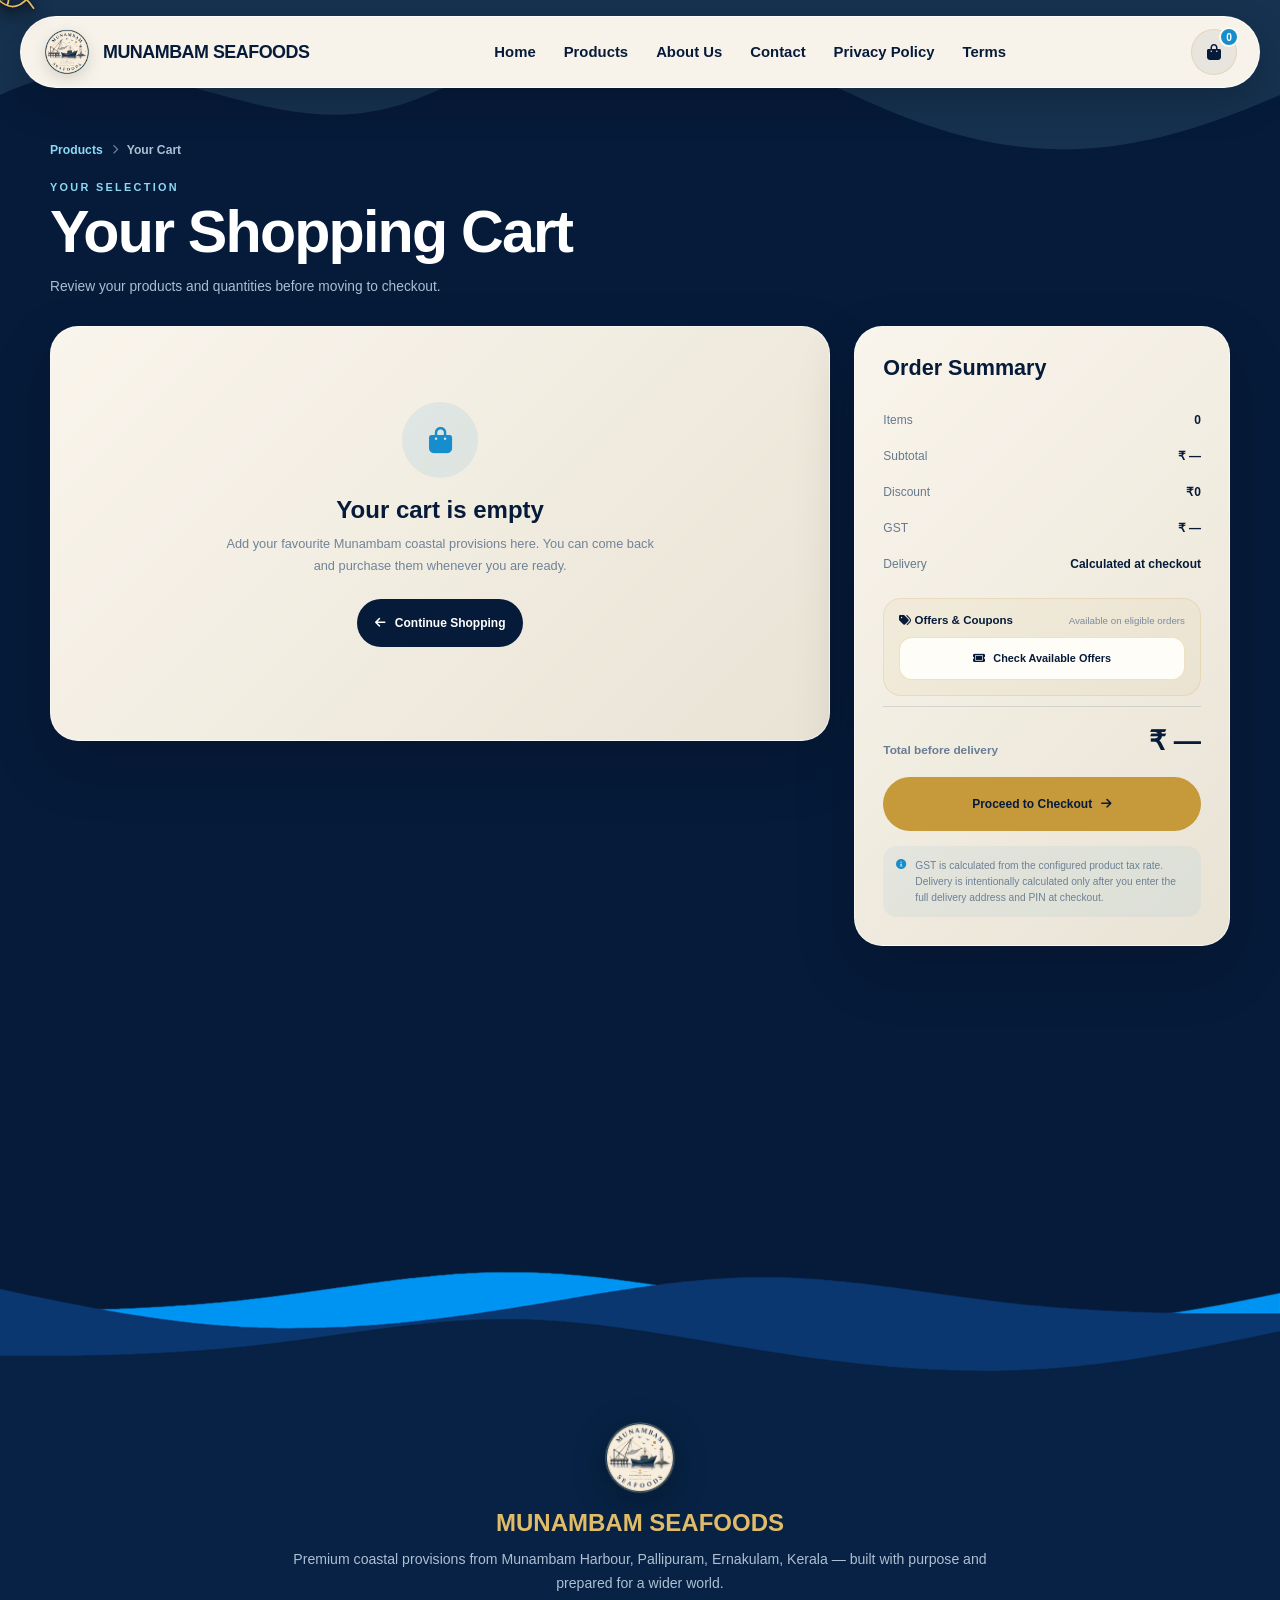
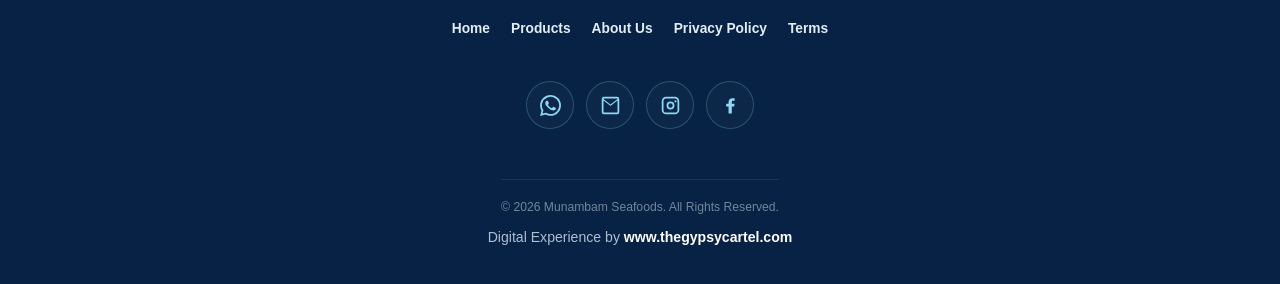
<file: products/cart.html>
<!DOCTYPE html>
<html lang="en">
<head>
<meta charset="UTF-8">
<meta name="viewport" content="width=device-width, initial-scale=1.0">

<meta http-equiv="Content-Security-Policy"
content="default-src 'self'; script-src 'self' 'unsafe-inline'; style-src 'self' 'unsafe-inline' https://fonts.googleapis.com https://cdnjs.cloudflare.com; font-src 'self' https://fonts.gstatic.com https://cdnjs.cloudflare.com data:; img-src 'self' data: https:; connect-src 'self' https://api.postalpincode.in; object-src 'none'; base-uri 'self'; form-action 'self' https://wa.me; upgrade-insecure-requests;">

<meta name="referrer" content="strict-origin-when-cross-origin">
<meta name="permissions-policy" content="camera=(), microphone=(), geolocation=(), payment=(), usb=()">

<title>Your Cart | Munambam Seafoods</title>
<meta name="description" content="Review your Munambam Seafoods cart before checkout.">

<link rel="icon" type="image/x-icon" href="/assets/icon/favicon.ico">
<link rel="preconnect" href="https://fonts.googleapis.com">
<link rel="preconnect" href="https://fonts.gstatic.com" crossorigin>
<link href="https://fonts.googleapis.com/css2?family=Plus+Jakarta+Sans:wght@400;500;600;700;800&family=Space+Grotesk:wght@500;700&display=swap" rel="stylesheet">
<link rel="stylesheet" href="https://cdnjs.cloudflare.com/ajax/libs/font-awesome/6.4.0/css/all.min.css">

<style>

/* Hide system cursor on desktop/fine-pointer devices — only custom fish cursor is visible */
html, body {
    cursor: none !important;
}

@media (hover: hover) and (pointer: fine) {
    html,
    body,
    body *,
    body *::before,
    body *::after,
    a,
    a:link,
    a:visited,
    a:hover,
    a:active,
    a:focus,
    button,
    button:hover,
    button:active,
    button:focus,
    input,
    textarea,
    select,
    label,
    summary,
    [role="button"],
    [onclick],
    [tabindex],
    .btn,
    .filter-btn,
    .offer-btn {
        cursor: none !important;
    }

    #fish-cursor {
        display: block !important;
    }
}

#fish-cursor {
    position: fixed !important;
    left: 0; top: 0;
    width: 44px; height: 27px;
    pointer-events: none !important;
    z-index: 2147483647 !important;
    transform: translate3d(-6px, -14px, 0);
    will-change: transform;
}

#fish-cursor svg {
    display: block;
    width: 44px; height: 27px;
    filter:
        drop-shadow(0 1px 0 rgba(18,24,32,.95))
        drop-shadow(0 2px 2px rgba(18,24,32,.72))
        drop-shadow(0 5px 6px rgba(0,0,0,.42))
        drop-shadow(0 9px 10px rgba(0,0,0,.20));
}

@media (hover: none) and (pointer: coarse) {
    html,
    body,
    body *,
    body *::before,
    body *::after,
    a,
    button,
    input,
    textarea,
    select,
    label,
    summary,
    [role="button"],
    [onclick],
    [tabindex] {
        cursor: auto !important;
    }

    #fish-cursor {
        display: none !important;
    }
}



:root{
    --navy:#061b3a;
    --navy-2:#09274d;
    --blue:#168dcc;
    --light-blue:#8ed8f5;
    --gold:#c69a3a;
    --gold-light:#e0bc68;
    --cream:#fffaf0;
    --cream-2:#f7f0df;
    --white:#fff;
    --text:#142943;
    --muted:#687d95;
    --max:1180px;
    --shadow:0 24px 60px rgba(0,0,0,.18);
}

*{box-sizing:border-box}
html{scroll-behavior:smooth}
body{
    margin:0;
    min-height:100vh;
    font-family:"Plus Jakarta Sans","Segoe UI",Arial,sans-serif;
    color:var(--text);
    background:var(--navy);
    overflow-x:hidden;
    
cursor:none;}
a,button,select,input{cursor:none!important}
button,select,input{font:inherit}



.ocean-layer{position:fixed;inset:0;overflow:hidden;pointer-events:none;z-index:0}
.wave-decoration{position:absolute;left:0;top:0;width:100%;height:180px;opacity:.12}
.wave-decoration svg{width:100%;height:100%;display:block}
.wave-decoration path{fill:var(--light-blue)}
.creature{
    position:absolute;
    opacity:.20;
    pointer-events:none;
    filter:brightness(0) saturate(100%) invert(82%) sepia(10%) saturate(750%) hue-rotate(158deg) brightness(105%) contrast(96%);
}
.creature img{width:100%;height:100%;object-fit:contain}

nav{
    position:sticky;
    top:16px;
    z-index:5000;
    width:min(calc(100% - 32px),1240px);
    margin:16px auto 0;
    min-height:72px;
    padding:10px 18px 10px 22px;
    display:flex;
    align-items:center;
    justify-content:space-between;
    gap:20px;
    background:rgba(255,250,240,.97);
    border:1px solid rgba(255,255,255,.86);
    border-radius:50px;
    box-shadow:0 15px 40px rgba(0,0,0,.20);
    backdrop-filter:blur(14px);
}
.logo-container{display:flex;align-items:center;gap:12px;text-decoration:none;flex-shrink:0}
.logo-container img{width:48px;height:48px;object-fit:contain;filter:drop-shadow(0 5px 8px rgba(0,0,0,.12))}
.brand-name{
    color:var(--navy);
    font-family:"Space Grotesk","Segoe UI",sans-serif;
    font-size:1.08rem;font-weight:700;letter-spacing:-.4px;white-space:nowrap;
}
.nav-right{display:flex;align-items:center;gap:24px;min-width:0}
.nav-links{display:flex;align-items:center;gap:25px;flex-wrap:nowrap;white-space:nowrap}
.nav-links a{
    position:relative;color:var(--navy);text-decoration:none;
    font-size:.88rem;font-weight:700;padding:10px 0;white-space:nowrap;
}
.nav-links a::after{
    content:"";position:absolute;left:0;bottom:3px;width:0;height:2px;
    background:var(--gold);transition:width .2s ease;
}
.nav-links a:hover,.nav-links a.active{color:var(--blue)}
.nav-links a:hover::after,.nav-links a.active::after{width:100%}

.cart-link{
    position:relative;width:46px;height:46px;border-radius:50%;
    display:inline-flex;align-items:center;justify-content:center;
    color:var(--navy);background:rgba(6,27,58,.06);
    border:1px solid rgba(198,154,58,.22);text-decoration:none;transition:.2s ease;
    flex:0 0 auto;
}
.cart-link:hover{background:var(--gold);transform:translateY(-2px)}
.cart-count{
    position:absolute;top:-3px;right:-3px;min-width:20px;height:20px;padding:0 5px;
    display:grid;place-items:center;border-radius:20px;background:var(--blue);color:#fff;
    font-size:.64rem;font-weight:800;border:2px solid var(--cream);
}

.page{
    position:relative;z-index:2;width:min(calc(100% - 32px),var(--max));
    margin:0 auto;padding:55px 0 90px;
}
.breadcrumbs{
    display:flex;align-items:center;gap:9px;color:#a9bfd3;
    font-size:.76rem;font-weight:650;margin:0 0 24px;
}
.breadcrumbs a{color:var(--light-blue);text-decoration:none}
.breadcrumbs i{font-size:.62rem;color:#68829b}

.page-heading{margin-bottom:28px}
.eyebrow{
    color:var(--light-blue);font-size:.68rem;font-weight:800;
    letter-spacing:2.3px;text-transform:uppercase;margin-bottom:9px;
}
h1{
    margin:0;color:#fff;font-family:"Space Grotesk","Segoe UI",sans-serif;
    font-size:clamp(2.2rem,5vw,3.7rem);line-height:1.03;letter-spacing:-1.8px;
}
.heading-subtitle{margin:12px 0 0;color:#a9bfd3;font-size:.86rem;line-height:1.7}

.cart-layout{
    display:grid;grid-template-columns:minmax(0,1.35fr) minmax(320px,.65fr);
    gap:24px;align-items:start;
}
.panel{
    background:linear-gradient(135deg,rgba(255,250,240,.98),rgba(247,240,223,.94));
    border:1px solid rgba(255,255,255,.65);
    border-radius:28px;box-shadow:var(--shadow);
}
.items-panel{padding:10px 28px 18px}
.cart-row{
    display:grid;grid-template-columns:104px minmax(0,1fr) auto;
    gap:18px;align-items:center;padding:22px 0;
    border-bottom:1px solid rgba(6,27,58,.09);
}
.cart-row:last-child{border-bottom:0}
.product-thumb{
    width:104px;height:104px;border-radius:18px;overflow:hidden;
    background:#eaf3f6;border:1px solid rgba(198,154,58,.18);
    display:grid;place-items:center;
}
.product-thumb img{width:100%;height:100%;object-fit:contain}
.item-name{
    margin:0;color:var(--navy);font-family:"Space Grotesk","Segoe UI",sans-serif;
    font-size:1.1rem;line-height:1.2;
}
.item-meta{margin:7px 0 0;color:#718398;font-size:.72rem}
.item-meta strong{color:#52677f}
.item-controls{
    display:flex;align-items:center;gap:12px;margin-top:15px;flex-wrap:wrap;
}
.quantity{
    display:flex;align-items:center;border:1px solid rgba(6,27,58,.14);
    border-radius:50px;overflow:hidden;background:#fffdf7;
}
.quantity button{
    width:34px;height:34px;border:0;background:transparent;color:var(--navy);
    font-weight:800;font-size:.95rem;
}
.quantity button:hover{background:var(--cream-2)}
.quantity-value{min-width:32px;text-align:center;color:var(--navy);font-weight:800;font-size:.76rem}
.remove-btn{
    border:0;background:transparent;color:#9a6d6d;font-size:.68rem;font-weight:750;
    padding:7px 0;
}
.remove-btn:hover{color:#b23a3a}
.item-price{text-align:right;color:var(--navy);font-family:"Space Grotesk","Segoe UI",sans-serif;font-size:1.12rem;font-weight:700;white-space:nowrap}
.item-price small{display:block;color:#8493a2;font-family:"Plus Jakarta Sans","Segoe UI",sans-serif;font-size:.62rem;font-weight:600;margin-top:4px}

.empty{
    display:none;text-align:center;padding:65px 20px 75px;
}
.empty.show{display:block}
.empty-icon{
    width:76px;height:76px;margin:0 auto 18px;border-radius:50%;
    display:grid;place-items:center;background:rgba(22,141,204,.09);
    color:var(--blue);font-size:1.65rem;
}
.empty h2{margin:0;color:var(--navy);font-family:"Space Grotesk","Segoe UI",sans-serif;font-size:1.5rem}
.empty p{max-width:440px;margin:9px auto 22px;color:#718398;font-size:.8rem;line-height:1.7}
.btn{
    min-height:48px;padding:12px 18px;border:0;border-radius:50px;
    display:inline-flex;align-items:center;justify-content:center;gap:9px;
    font-size:.75rem;font-weight:800;text-decoration:none;transition:.22s ease;
}
.btn-products{background:var(--navy);color:#fff}
.btn-products:hover{background:var(--blue);transform:translateY(-2px)}
.btn-gold{background:var(--gold);color:var(--navy)}
.btn-gold:hover{background:var(--gold-light);transform:translateY(-2px)}
.btn-outline{
    background:transparent;color:var(--navy);
    border:1px solid rgba(6,27,58,.15);
}
.btn-outline:hover{border-color:var(--gold);background:rgba(198,154,58,.06)}

.summary{
    position:sticky;top:108px;padding:28px;
}
.summary h2{
    margin:0 0 21px;color:var(--navy);font-family:"Space Grotesk","Segoe UI",sans-serif;
    font-size:1.35rem;
}
.summary-line{
    display:flex;justify-content:space-between;gap:15px;
    padding:11px 0;color:#65798e;font-size:.75rem;
}
.summary-line strong{color:var(--navy)}
.summary-total{
    display:flex;justify-content:space-between;align-items:end;gap:15px;
    margin-top:10px;padding-top:18px;border-top:1px solid rgba(6,27,58,.12);
}
.summary-total span{color:#687d95;font-size:.74rem;font-weight:750}
.summary-total strong{color:var(--navy);font-family:"Space Grotesk","Segoe UI",sans-serif;font-size:1.7rem}
.checkout-btn{width:100%;margin-top:20px;min-height:54px}
.note{
    display:flex;gap:9px;align-items:flex-start;margin-top:15px;
    padding:12px 13px;border-radius:14px;background:rgba(22,141,204,.06);
    color:#6d8095;font-size:.64rem;line-height:1.55;
}
.note i{color:var(--blue);margin-top:2px}

.delivery-estimator{margin:12px 0 4px;padding:14px;border-radius:16px;background:rgba(198,154,58,.055);border:1px solid rgba(198,154,58,.16)}
.delivery-estimator label{display:block;color:var(--navy);font-size:.68rem;font-weight:800;margin-bottom:7px}
.delivery-estimator input{width:100%;border:1px solid rgba(6,27,58,.14);border-radius:12px;padding:10px 11px;background:#fffdf7;color:var(--navy);outline:none;font-size:.72rem}
.delivery-estimator input:focus{border-color:var(--gold);box-shadow:0 0 0 3px rgba(198,154,58,.10)}
.delivery-status{margin:8px 0 0;color:#718398;font-size:.62rem;line-height:1.55}
.delivery-status strong{color:var(--navy)}



/* OFFERS / COUPONS */
.offers-card{margin-top:16px;padding:15px;border-radius:18px;background:rgba(198,154,58,.06);border:1px solid rgba(198,154,58,.18)}
.offers-head{display:flex;align-items:center;justify-content:space-between;gap:12px}
.offers-head strong{color:var(--navy);font-size:.72rem}
.offers-head span{color:#7a8c9e;font-size:.61rem}
.offer-btn{margin-top:10px;width:100%;min-height:43px;border:1px solid rgba(198,154,58,.28);border-radius:13px;background:#fffdf7;color:var(--navy);font-size:.68rem;font-weight:800;display:flex;align-items:center;justify-content:center;gap:8px;transition:.2s ease}
.offer-btn:hover{border-color:var(--gold);background:rgba(198,154,58,.08)}
.coupon-applied{display:none;margin-top:10px;padding:9px 10px;border-radius:12px;background:rgba(90,155,103,.08);border:1px solid rgba(90,155,103,.16);color:#4f7d59;font-size:.62rem;line-height:1.45}
.coupon-applied.show{display:block}
.coupon-applied strong{color:var(--navy)}
.offers-modal{position:fixed;inset:0;z-index:12000;display:none;align-items:center;justify-content:center;padding:20px;background:rgba(3,15,31,.72);backdrop-filter:blur(8px)}
.offers-modal.show{display:flex}
.offers-dialog{width:min(100%,560px);max-height:min(86vh,720px);overflow:auto;border-radius:26px;background:linear-gradient(135deg,#fffaf0,#f7f0df);box-shadow:0 30px 90px rgba(0,0,0,.38);padding:25px}
.offers-dialog-head{display:flex;align-items:flex-start;justify-content:space-between;gap:15px}
.offers-dialog h2{margin:0;color:var(--navy);font-family:"Space Grotesk","Segoe UI",sans-serif;font-size:1.35rem}
.offers-dialog p{margin:7px 0 0;color:#718398;font-size:.68rem;line-height:1.55}
.offer-close{width:36px;height:36px;border:0;border-radius:50%;background:rgba(6,27,58,.07);color:var(--navy);font-size:.8rem;flex:0 0 auto}
.offer-list{display:grid;gap:10px;margin-top:18px}
.offer-item{padding:14px;border:1px solid rgba(6,27,58,.10);border-radius:16px;background:rgba(255,255,255,.45)}
.offer-item-top{display:flex;justify-content:space-between;gap:12px;align-items:flex-start}
.offer-item h3{margin:0;color:var(--navy);font-size:.76rem}
.offer-code{padding:5px 8px;border-radius:8px;background:var(--navy);color:#fff;font-size:.58rem;font-weight:800;letter-spacing:.4px}
.offer-item p{margin:6px 0 0;font-size:.62rem}
.offer-item button{margin-top:10px;min-height:35px;padding:8px 13px;border:0;border-radius:50px;background:var(--gold);color:var(--navy);font-size:.62rem;font-weight:800}
.offer-item button:disabled{opacity:.45;pointer-events:none}
.offers-footnote{margin-top:14px;padding:10px 12px;border-radius:13px;background:rgba(22,141,204,.06);color:#6d8095;font-size:.59rem;line-height:1.55}

.continue-row{display:flex;justify-content:space-between;align-items:center;gap:15px;margin-top:17px}
.continue-row a{color:#5d7288;text-decoration:none;font-size:.69rem;font-weight:750}
.continue-row a:hover{color:var(--blue)}

.footer{
    position:relative;z-index:3;background:#072244;color:#fff;padding:100px 20px 32px;
    text-align:center;overflow:hidden;
}
.footer-wave{position:absolute;top:0;left:0;width:100%;height:100px}
.footer-wave svg{width:100%;height:100%;display:block}
.footer-content{position:relative;z-index:2;max-width:850px;margin:auto}
.footer-logo{width:76px;height:76px;object-fit:contain;filter:drop-shadow(0 8px 16px rgba(0,0,0,.25))}
.footer h3{margin:12px 0 0;color:var(--gold-light);font-size:1.45rem}
.footer p{max-width:700px;margin:9px auto 0;color:#aebfd2;font-size:.84rem;line-height:1.7}
.footer-links{display:flex;justify-content:center;flex-wrap:wrap;gap:20px;margin:23px 0}
.footer-links a{color:#e2edf6;text-decoration:none;font-size:.82rem;font-weight:650}
.footer-links a:hover{color:var(--gold-light)}
.copyright{
    margin-top:25px!important;padding-top:17px;border-top:1px solid rgba(255,255,255,.08);
    color:#71869c!important;font-size:.72rem!important;
}

.toast{
    position:fixed;left:50%;bottom:24px;z-index:10000;
    transform:translate(-50%,20px);opacity:0;pointer-events:none;
    padding:13px 18px;border-radius:50px;background:var(--navy);color:#fff;
    box-shadow:0 15px 40px rgba(0,0,0,.28);font-size:.74rem;font-weight:750;transition:.25s ease;
}
.toast.show{opacity:1;transform:translate(-50%,0)}

@media(max-width:1000px){
    .nav-right{gap:13px}
    .nav-links{gap:15px}
    .cart-layout{grid-template-columns:1fr}
    .summary{position:relative;top:auto}
}
@media(max-width:700px){
    body{cursor:auto}
    a,button,select,input{cursor:pointer!important}
    #fish-cursor{display:none}
    nav{
        width:calc(100% - 20px);top:10px;margin-top:10px;min-height:62px;
        padding:8px 12px 8px 14px;border-radius:28px;
    }
    .logo-container img{width:42px;height:42px}
    .brand-name{font-size:.88rem}
    .nav-links{display:none}
    .nav-toggle{display:inline-flex}
    .page{width:calc(100% - 24px);padding:35px 0 65px}
    .items-panel{padding:6px 18px 12px}
    .cart-row{grid-template-columns:78px minmax(0,1fr);gap:13px;padding:18px 0}
    .product-thumb{width:78px;height:78px}
    .item-price{grid-column:2;text-align:left;margin-top:-5px}
    .summary{padding:23px 20px}
}
@media(max-width:430px){
    .brand-name{font-size:.78rem}
    .cart-link{width:42px;height:42px}
    .breadcrumbs{font-size:.68rem}
    .page-heading{margin-bottom:22px}
    .item-name{font-size:.98rem}
}
@media(prefers-reduced-motion:reduce){
    *,*::before,*::after{transition-duration:.01ms!important}
}

/* HOME-MATCHED NAV — logo | links | cart (space-between) */
nav, .site-nav {
    position: sticky;
    top: 16px;
    z-index: 5000;
    width: min(calc(100% - 32px), 1240px);
    margin: 16px auto 0;
    min-height: 72px;
    padding: 10px 22px;
    display: flex;
    align-items: center;
    justify-content: space-between;
    gap: 25px;
    background: rgba(255,250,240,.97);
    border: 1px solid rgba(255,255,255,.86);
    border-radius: 50px;
    box-shadow: 0 15px 40px rgba(0,0,0,.20);
    backdrop-filter: blur(14px);
    -webkit-backdrop-filter: blur(14px);
}
.logo-container, .brand {
    display: flex;
    align-items: center;
    gap: 12px;
    text-decoration: none;
    flex-shrink: 0;
}
.logo-container img, .brand img {
    width: 48px;
    height: 48px;
    object-fit: contain;
    filter: drop-shadow(0 5px 8px rgba(0,0,0,.12));
}
.brand-name, .brand-text {
    color: var(--navy);
    font-size: 1.12rem;
    font-weight: 800;
    letter-spacing: -.5px;
    white-space: nowrap;
}
.nav-right {
    /* flatten: children participate in nav space-between */
    display: contents;
}
.nav-links {
    display: flex;
    align-items: center;
    gap: 28px;
    flex-wrap: nowrap;
    white-space: nowrap;
}
.nav-links a {
    position: relative;
    color: var(--navy);
    text-decoration: none;
    font-size: .93rem;
    font-weight: 700;
    padding: 10px 0;
    white-space: nowrap;
}
.nav-links a::after {
    content: "";
    position: absolute;
    left: 0;
    bottom: 3px;
    width: 0;
    height: 2px;
    background: var(--gold, #c69a3a);
    transition: width .2s ease;
}
.nav-links a:hover,
.nav-links a.active {
    color: var(--blue, #168dcc);
}
.nav-links a:hover::after,
.nav-links a.active::after {
    width: 100%;
}
.cart-link {
    position: relative;
    width: 46px;
    height: 46px;
    flex: 0 0 46px;
    display: inline-flex;
    align-items: center;
    justify-content: center;
    color: var(--navy);
    background: rgba(6,27,58,.06);
    border: 1px solid rgba(198,154,58,.22);
    border-radius: 50%;
    text-decoration: none;
    transition: .2s ease;
}
.cart-link:hover {
    background: var(--gold, #c69a3a);
    transform: translateY(-2px);
}
.cart-count {
    position: absolute;
    top: -3px;
    right: -3px;
    min-width: 20px;
    height: 20px;
    padding: 0 5px;
    display: grid;
    place-items: center;
    border-radius: 20px;
    background: var(--blue, #168dcc);
    color: #fff;
    font-size: .64rem;
    font-weight: 800;
    border: 2px solid var(--cream, #fffaf0);
}


/* TERMS-MATCHED MOBILE NAV */
.nav-toggle {
    display: none;
    position: relative;
    width: 42px;
    height: 42px;
    flex: 0 0 42px;
    align-items: center;
    justify-content: center;
    margin: 0;
    padding: 0;
    border: 1px solid rgba(198,154,58,.22);
    border-radius: 50%;
    background: rgba(6,27,58,.06);
    color: var(--navy, #061b3a);
    transition: background .2s ease, transform .2s ease, border-color .2s ease;
    z-index: 5100;
}

.nav-toggle:hover {
    background: var(--gold, #c69a3a);
    border-color: var(--gold, #c69a3a);
    transform: translateY(-2px);
}

.nav-toggle:focus-visible {
    outline: 2px solid var(--gold, #c69a3a);
    outline-offset: 3px;
}

.nav-toggle-bars {
    display: block;
    width: 18px;
    height: 14px;
    position: relative;
}

.nav-toggle-bars span {
    position: absolute;
    left: 0;
    width: 100%;
    height: 2px;
    border-radius: 2px;
    background: currentColor;
    transition: transform .28s ease, opacity .2s ease, top .28s ease;
}

.nav-toggle-bars span:nth-child(1) { top: 0; }
.nav-toggle-bars span:nth-child(2) { top: 6px; }
.nav-toggle-bars span:nth-child(3) { top: 12px; }

.nav-toggle[aria-expanded="true"] .nav-toggle-bars span:nth-child(1) {
    top: 6px;
    transform: rotate(45deg);
}

.nav-toggle[aria-expanded="true"] .nav-toggle-bars span:nth-child(2) {
    opacity: 0;
}

.nav-toggle[aria-expanded="true"] .nav-toggle-bars span:nth-child(3) {
    top: 6px;
    transform: rotate(-45deg);
}

.nav-drawer-backdrop {
    position: fixed;
    inset: 0;
    z-index: 6000;
    background: rgba(6, 27, 58, .55);
    backdrop-filter: blur(4px);
    -webkit-backdrop-filter: blur(4px);
    opacity: 0;
    visibility: hidden;
    pointer-events: none;
    transition: opacity .28s ease, visibility .28s ease;
}

.nav-drawer-backdrop.is-open {
    opacity: 1;
    visibility: visible;
    pointer-events: auto;
}

.nav-drawer {
    position: fixed;
    top: 0;
    right: 0;
    z-index: 6100;
    width: min(320px, 86vw);
    height: 100%;
    height: 100dvh;
    margin: 0;
    padding: 0;
    background: linear-gradient(165deg, rgba(255,250,240,.98), rgba(247,240,223,.96));
    border-left: 1px solid rgba(255,255,255,.7);
    box-shadow: -18px 0 50px rgba(0,0,0,.28);
    transform: translate3d(105%, 0, 0);
    transition: transform .32s cubic-bezier(.22, 1, .36, 1);
    display: flex;
    flex-direction: column;
    overflow: hidden;
    visibility: hidden;
}

.nav-drawer.is-open {
    transform: translate3d(0, 0, 0);
    visibility: visible;
}

.nav-drawer-header {
    display: flex;
    align-items: center;
    justify-content: space-between;
    gap: 12px;
    padding: 18px 18px 14px;
    border-bottom: 1px solid rgba(198,154,58,.18);
    flex-shrink: 0;
}

.nav-drawer-brand {
    display: flex;
    align-items: center;
    gap: 10px;
    text-decoration: none;
    color: var(--navy, #061b3a);
    font-size: .95rem;
    font-weight: 800;
    letter-spacing: -.3px;
}

.nav-drawer-brand img {
    width: 40px;
    height: 40px;
    object-fit: contain;
}

.nav-drawer-close {
    width: 40px;
    height: 40px;
    flex: 0 0 40px;
    display: grid;
    place-items: center;
    border: 1px solid rgba(198,154,58,.22);
    border-radius: 50%;
    background: rgba(6,27,58,.06);
    color: var(--navy, #061b3a);
    transition: background .2s ease, transform .2s ease;
}

.nav-drawer-close:hover {
    background: var(--gold, #c69a3a);
    transform: translateY(-1px);
}

.nav-drawer-close svg {
    width: 18px;
    height: 18px;
    display: block;
}

.nav-drawer-links {
    flex: 1;
    overflow-y: auto;
    overscroll-behavior: contain;
    padding: 12px 14px 24px;
    display: flex;
    flex-direction: column;
    gap: 4px;
    -webkit-overflow-scrolling: touch;
}

.nav-drawer-links a {
    display: flex;
    align-items: center;
    min-height: 48px;
    padding: 12px 16px;
    border-radius: 14px;
    text-decoration: none;
    color: var(--navy, #061b3a);
    font-size: .95rem;
    font-weight: 700;
    transition: background .2s ease, color .2s ease;
}

.nav-drawer-links a:hover,
.nav-drawer-links a:focus-visible {
    background: rgba(6,27,58,.07);
    color: var(--blue, #168dcc);
    outline: none;
}

.nav-drawer-links a.active {
    background: rgba(198,154,58,.14);
    color: var(--navy, #061b3a);
    box-shadow: inset 3px 0 0 var(--gold, #c69a3a);
}

.nav-drawer-footer {
    flex-shrink: 0;
    padding: 14px 18px 22px;
    border-top: 1px solid rgba(198,154,58,.18);
}

.nav-drawer-cart {
    display: flex;
    align-items: center;
    justify-content: center;
    gap: 10px;
    min-height: 48px;
    padding: 0 18px;
    border-radius: 50px;
    background: var(--gold, #c69a3a);
    color: var(--navy, #061b3a);
    text-decoration: none;
    font-size: .9rem;
    font-weight: 800;
    box-shadow: 0 10px 24px rgba(198,154,58,.22);
    transition: background .2s ease, transform .2s ease;
}

.nav-drawer-cart:hover {
    background: var(--gold-light, #e0bc68);
    transform: translateY(-2px);
}

.nav-drawer-cart svg {
    width: 20px;
    height: 20px;
    fill: none;
    stroke: currentColor;
    stroke-width: 2;
    stroke-linecap: round;
    stroke-linejoin: round;
}

body.nav-drawer-open {
    overflow: hidden;
}

@media (min-width: 851px) {
    .nav-toggle,
    .nav-drawer,
    .nav-drawer-backdrop {
        display: none !important;
    }
}

@media (max-width: 850px) {
    .nav-links {
        display: none !important;
    }

    .nav-toggle {
        display: inline-flex !important;
    }
}


/* FORCE mobile hamburger + hide brand (match products) */
@media (max-width: 850px) {
  .nav-links { display: none !important; }
  .nav-toggle, #navToggle, button.nav-toggle {
    display: inline-flex !important;
    visibility: visible !important;
    opacity: 1 !important;
    width: 42px !important;
    height: 42px !important;
    min-width: 42px !important;
    flex: 0 0 42px !important;
    align-items: center !important;
    justify-content: center !important;
    border: 1px solid rgba(198,154,58,.35) !important;
    border-radius: 50% !important;
    background: rgba(6,27,58,.08) !important;
    color: #061b3a !important;
    z-index: 5200 !important;
  }
  .nav-toggle-bars span { background: #061b3a !important; }
  nav, .site-nav { overflow: visible !important; gap: 10px !important; }
  .brand-name, .brand-text {
    display: none !important;
  }
  .logo-container img, .brand img {
    width: 44px !important;
    height: 44px !important;
  }
}
@media (min-width: 851px) {
  .nav-toggle, #navToggle, .nav-drawer, .nav-drawer-backdrop { display: none !important; }
}


/* About-matched drawer link gaps — compact, top-aligned */
.nav-drawer {
  display: flex !important;
  flex-direction: column !important;
}
.nav-drawer-links {
  flex: 1 1 auto !important;
  overflow-y: auto !important;
  overscroll-behavior: contain !important;
  padding: 12px 14px 24px !important;
  display: flex !important;
  flex-direction: column !important;
  justify-content: flex-start !important;
  align-items: stretch !important;
  gap: 4px !important;
  -webkit-overflow-scrolling: touch !important;
}
.nav-drawer-links a {
  display: flex !important;
  align-items: center !important;
  min-height: 48px !important;
  height: auto !important;
  margin: 0 !important;
  padding: 12px 16px !important;
  border-radius: 14px !important;
  text-decoration: none !important;
  color: var(--navy, #061b3a) !important;
  font-size: .95rem !important;
  font-weight: 700 !important;
  flex: 0 0 auto !important;
  transition: background .2s ease, color .2s ease !important;
}
.nav-drawer-links a.active,
.nav-drawer-links a:hover {
  background: rgba(198,154,58,.12) !important;
  color: var(--navy, #061b3a) !important;
}
.nav-drawer-header {
  display: flex !important;
  align-items: center !important;
  justify-content: space-between !important;
  gap: 12px !important;
  padding: 18px 18px 14px !important;
  border-bottom: 1px solid rgba(198,154,58,.18) !important;
  flex-shrink: 0 !important;
}
.nav-drawer-footer {
  flex-shrink: 0 !important;
  padding: 14px 18px 22px !important;
  border-top: 1px solid rgba(198,154,58,.18) !important;
}

</style>
<style id="home-footer-final">

/* =========================================================
   PRODUCTS PAGE — HOME-MATCHED FOOTER
   Single footer system. No product-page wave layers.
   ========================================================= */

.footer {
    position: relative;
    z-index: 3;
    background: #072244;
    color: var(--white);
    padding: clamp(240px, calc(36.15vw - 120px), 574px) 20px 34px;
    text-align: center;
    overflow: hidden;
    isolation: isolate;
}

.footer-reference-wave {
    position: absolute;
    top: 0;
    left: 0;
    width: 100%;
    height: auto;
    display: block;
    max-width: none;
    margin: 0;
    padding: 0;
    border: 0;
    pointer-events: none;
    user-select: none;
    -webkit-user-select: none;
    z-index: 1;
}

.footer-content {
    position: relative;
    z-index: 5;
    max-width: 850px;
    margin: 0 auto;
}

.footer-logo {
    display: block;
    width: 76px;
    height: 76px;
    max-width: none;
    object-fit: contain;
    margin: 0 auto 13px;
    padding: 0;
    border: 0;
    filter: drop-shadow(0 8px 16px rgba(0,0,0,.25));
    position: relative;
    z-index: 6;
}

.footer h3 {
    margin: 0;
    color: var(--gold-light);
    font-size: 1.5rem;
    font-weight: 800;
    line-height: 1.2;
    position: relative;
    z-index: 6;
}

.footer p {
    margin: 10px auto 0;
    max-width: 700px;
    color: #aebfd2;
    font-size: .88rem;
    line-height: 1.7;
    position: relative;
    z-index: 6;
}

.footer-links {
    display: flex;
    flex-wrap: wrap;
    justify-content: center;
    gap: 21px;
    margin: 25px 0;
    position: relative;
    z-index: 6;
}

.footer-links a {
    color: #e2edf6;
    text-decoration: none;
    font-size: .86rem;
    font-weight: 650;
    transition: color .2s ease;
}

.footer-links a:hover {
    color: var(--gold-light);
}

.footer-contact {
    display: flex;
    justify-content: center;
    flex-wrap: wrap;
    gap: 12px;
    margin: 20px 0;
    position: relative;
    z-index: 6;
}

.contact-link {
    width: 48px;
    height: 48px;
    padding: 0;
    display: inline-flex;
    align-items: center;
    justify-content: center;
    flex: 0 0 48px;
    border: 1px solid rgba(142,216,245,.24);
    border-radius: 50%;
    color: var(--light-blue);
    background: rgba(255,255,255,.025);
    text-decoration: none;
    transition:
        transform .22s ease,
        background .22s ease,
        border-color .22s ease,
        color .22s ease,
        box-shadow .22s ease;
}

.contact-link svg {
    width: 21px;
    height: 21px;
    display: block;
    fill: currentColor;
    stroke: currentColor;
    stroke-width: 0;
    transition: transform .22s ease;
}

.contact-link:hover {
    background: rgba(142,216,245,.10);
    border-color: var(--light-blue);
    color: var(--white);
    transform: translate3d(0,-3px,0);
    box-shadow: 0 10px 24px rgba(0,0,0,.20);
}

.contact-link:hover svg {
    transform: scale(1.08);
}

.contact-link:focus-visible {
    outline: 2px solid var(--light-blue);
    outline-offset: 4px;
}

.footer .copyright {
    margin: 30px auto 0 !important;
    padding-top: 18px;
    max-width: 700px;
    border-top: 1px solid rgba(255,255,255,.08);
    font-size: .76rem !important;
    line-height: 1.5;
    color: #71869c !important;
}

@media (max-width: 850px) {
    .footer {
        padding: 170px 15px 28px;
    }

    .footer-content {
        max-width: 720px;
    }
}

@media (max-width: 620px) {
    .footer {
        padding: 120px 15px 25px;
    }

    .footer-links {
        gap: 14px;
    }

    .footer-contact {
        flex-direction: row;
        align-items: center;
        justify-content: center;
    }

    .contact-link {
        width: 44px;
        height: 44px;
        flex-basis: 44px;
    }

    .contact-link svg {
        width: 19px;
        height: 19px;
    }

    .footer h3 {
        font-size: 1.35rem;
    }

    .footer p {
        font-size: .84rem;
    }

    .nav-toggle {
        width: 40px;
        height: 40px;
    }
}


/* =========================================================
   HAMBURGER + MOBILE SIDE DRAWER
   Same links as desktop. Visible only ≤850px.
========================================================= */

.nav-toggle {
    display: none;
    position: relative;
    width: 42px;
    height: 42px;
    flex: 0 0 42px;
    align-items: center;
    justify-content: center;
    margin: 0;
    padding: 0;
    border: 1px solid rgba(198,154,58,.22);
    border-radius: 50%;
    background: rgba(6,27,58,.06);
    color: var(--navy);
    cursor: none;
    transition: background .2s ease, transform .2s ease, border-color .2s ease;
    z-index: 5100;
}

.nav-toggle:hover {
    background: var(--gold);
    border-color: var(--gold);
    transform: translateY(-2px);
}

.nav-toggle:focus-visible {
    outline: 2px solid var(--gold);
    outline-offset: 3px;
}

.nav-toggle-bars {
    display: block;
    width: 18px;
    height: 14px;
    position: relative;
}

.nav-toggle-bars span {
    position: absolute;
    left: 0;
    width: 100%;
    height: 2px;
    border-radius: 2px;
    background: currentColor;
    transition: transform .28s ease, opacity .2s ease, top .28s ease;
}

.nav-toggle-bars span:nth-child(1) { top: 0; }
.nav-toggle-bars span:nth-child(2) { top: 6px; }
.nav-toggle-bars span:nth-child(3) { top: 12px; }

.nav-toggle[aria-expanded="true"] .nav-toggle-bars span:nth-child(1) {
    top: 6px;
    transform: rotate(45deg);
}

.nav-toggle[aria-expanded="true"] .nav-toggle-bars span:nth-child(2) {
    opacity: 0;
}

.nav-toggle[aria-expanded="true"] .nav-toggle-bars span:nth-child(3) {
    top: 6px;
    transform: rotate(-45deg);
}

.nav-drawer-backdrop {
    position: fixed;
    inset: 0;
    z-index: 6000;
    background: rgba(6, 27, 58, .55);
    backdrop-filter: blur(4px);
    -webkit-backdrop-filter: blur(4px);
    opacity: 0;
    visibility: hidden;
    pointer-events: none;
    transition: opacity .28s ease, visibility .28s ease;
}

.nav-drawer-backdrop.is-open {
    opacity: 1;
    visibility: visible;
    pointer-events: auto;
}

.nav-drawer {
    position: fixed;
    top: 0;
    right: 0;
    z-index: 6100;
    width: min(320px, 86vw);
    height: 100%;
    height: 100dvh;
    margin: 0;
    padding: 0;
    background: linear-gradient(
        165deg,
        rgba(255,250,240,.98),
        rgba(247,240,223,.96)
    );
    border-left: 1px solid rgba(255,255,255,.7);
    box-shadow: -18px 0 50px rgba(0,0,0,.28);
    transform: translate3d(105%, 0, 0);
    transition: transform .32s cubic-bezier(.22, 1, .36, 1);
    display: flex;
    flex-direction: column;
    overflow: hidden;
    visibility: hidden;
}

.nav-drawer.is-open {
    transform: translate3d(0, 0, 0);
    visibility: visible;
}

.nav-drawer-header {
    display: flex;
    align-items: center;
    justify-content: space-between;
    gap: 12px;
    padding: 18px 18px 14px;
    border-bottom: 1px solid rgba(198,154,58,.18);
    flex-shrink: 0;
}

.nav-drawer-brand {
    display: flex;
    align-items: center;
    gap: 10px;
    text-decoration: none;
    color: var(--navy);
    font-size: .95rem;
    font-weight: 800;
    letter-spacing: -.3px;
}

.nav-drawer-brand img {
    width: 40px;
    height: 40px;
    object-fit: contain;
}

.nav-drawer-close {
    width: 40px;
    height: 40px;
    flex: 0 0 40px;
    display: grid;
    place-items: center;
    border: 1px solid rgba(198,154,58,.22);
    border-radius: 50%;
    background: rgba(6,27,58,.06);
    color: var(--navy);
    cursor: none;
    transition: background .2s ease, transform .2s ease;
}

.nav-drawer-close:hover {
    background: var(--gold);
    transform: translateY(-1px);
}

.nav-drawer-close:focus-visible {
    outline: 2px solid var(--gold);
    outline-offset: 3px;
}

.nav-drawer-close svg {
    width: 18px;
    height: 18px;
    display: block;
}

.nav-drawer-links {
    flex: 1;
    overflow-y: auto;
    overscroll-behavior: contain;
    padding: 12px 14px 24px;
    display: flex;
    flex-direction: column;
    gap: 4px;
    -webkit-overflow-scrolling: touch;
}

.nav-drawer-links a {
    display: flex;
    align-items: center;
    min-height: 48px;
    padding: 12px 16px;
    border-radius: 14px;
    text-decoration: none;
    color: var(--navy);
    font-size: .95rem;
    font-weight: 700;
    transition: background .2s ease, color .2s ease;
}

.nav-drawer-links a:hover,
.nav-drawer-links a:focus-visible {
    background: rgba(6,27,58,.07);
    color: var(--blue);
    outline: none;
}

.nav-drawer-links a.active {
    background: rgba(198,154,58,.14);
    color: var(--navy);
    box-shadow: inset 3px 0 0 var(--gold);
}

.nav-drawer-footer {
    flex-shrink: 0;
    padding: 14px 18px 22px;
    border-top: 1px solid rgba(198,154,58,.18);
}

.nav-drawer-cart {
    display: flex;
    align-items: center;
    justify-content: center;
    gap: 10px;
    min-height: 48px;
    padding: 0 18px;
    border-radius: 50px;
    background: var(--gold);
    color: var(--navy);
    text-decoration: none;
    font-size: .9rem;
    font-weight: 800;
    box-shadow: 0 10px 24px rgba(198,154,58,.22);
    transition: background .2s ease, transform .2s ease;
}

.nav-drawer-cart:hover {
    background: var(--gold-light);
    transform: translateY(-2px);
}

.nav-drawer-cart i {
    font-size: 1rem;
}

body.nav-drawer-open {
    overflow: hidden;
}

@media (hover: none) and (pointer: coarse) {
    .nav-toggle,
    .nav-drawer-close,
    .nav-drawer-cart {
        cursor: auto !important;
    }
}

@media (min-width: 851px) {
    .nav-toggle,
    .nav-drawer,
    .nav-drawer-backdrop {
        display: none !important;
    }
}

@media (max-width: 850px) {
    .nav-links {
        display: none !important;
    }

    .nav-toggle {
        display: inline-flex !important;
    }
}

</style>

<style id="footer-overlap-fix">
/* =========================================================
   FOOTER OVERLAP FIX
   One stable footer layout — wave is decorative only.
   ========================================================= */

.footer {
    position: relative !important;
    z-index: 3 !important;
    width: 100% !important;
    min-height: 0 !important;
    margin: 0 !important;
    padding: clamp(250px, 30vw, 430px) 20px 34px !important;
    background: #072244 !important;
    color: #fff !important;
    text-align: center !important;
    overflow: hidden !important;
    isolation: isolate !important;
}

.footer-reference-wave {
    position: absolute !important;
    top: 0 !important;
    left: 0 !important;
    width: 100% !important;
    height: auto !important;
    max-width: none !important;
    margin: 0 !important;
    padding: 0 !important;
    border: 0 !important;
    display: block !important;
    pointer-events: none !important;
    user-select: none !important;
    z-index: 1 !important;
}

.footer-content {
    position: relative !important;
    z-index: 5 !important;
    width: min(100%, 850px) !important;
    max-width: 850px !important;
    margin: 0 auto !important;
    display: flex !important;
    flex-direction: column !important;
    align-items: center !important;
}

.footer-logo,
.footer h3,
.footer p,
.footer-links,
.footer-contact,
.footer .copyright {
    position: relative !important;
    z-index: 6 !important;
}

/* Keep the last product card from visually touching the footer. */
.products-section {
    padding-bottom: 110px !important;
}

@media (max-width: 850px) {
    .footer {
        padding: 190px 15px 28px !important;
    }

    .products-section {
        padding-bottom: 85px !important;
    }
}

@media (max-width: 620px) {
    .footer {
        padding: 125px 15px 25px !important;
    }

    .products-section {
        padding-bottom: 70px !important;
    }
}


/* DIGITAL EXPERIENCE CREDIT */
.studio-credit {
    margin: 7px 0 0;
    color: #71869c;
    font-size: 11px;
    line-height: 1.5;
    text-align: center;
}

.studio-credit a {
    color: var(--white);
    text-decoration: none;
    font-weight: 600;
}

.studio-credit a:hover {
    color: var(--white);
}

</style>

<style id="cart-offer-enhancements">
.offer-item:first-child{
    border-color:rgba(198,154,58,.28);
    background:linear-gradient(135deg,rgba(255,255,255,.65),rgba(224,188,104,.10));
}
.offer-item:first-child h3::after{
    content:"POPULAR";
    margin-left:8px;
    padding:3px 6px;
    border-radius:6px;
    background:rgba(198,154,58,.14);
    color:#9b762c;
    font-size:.48rem;
    letter-spacing:.7px;
    vertical-align:middle;
}
</style>

</head>

<body>

<div id="fish-cursor" aria-hidden="true"><svg viewBox="0 0 50 30" fill="none" stroke="#e0bc68" stroke-width="2" stroke-linecap="round"><path d="M 5,15 Q 25,-5 45,25 M 5,15 Q 25,35 45,5"/><path d="M 15,8.5 Q 18,15 15,21.5"/><circle cx="10" cy="14.5" r="1.5" fill="#e0bc68" stroke="none"/></svg></div>

<div class="ocean-layer" id="oceanLayer" aria-hidden="true">
    <div class="wave-decoration">
        <svg viewBox="0 0 1440 180" preserveAspectRatio="none">
            <path d="M0 95 C180 20 300 165 480 95 S780 20 960 95 S1260 165 1440 95 V0 H0 Z"/>
        </svg>
    </div>
</div>

<nav aria-label="Main navigation">
    <a href="/" class="logo-container" aria-label="Munambam Seafoods Home">
        <img src="/assets/MUNAMBAM_Seafood_Logo_HQ.png" alt="Munambam Seafoods Logo" width="44" height="44">
        <span class="brand-name">MUNAMBAM SEAFOODS</span>
    </a>

    <div class="nav-links">
            <a href="/">Home</a>
            <a href="/products/">Products</a>
            <a href="/about/">About Us</a>
            <a href="/contact/">Contact</a>
            <a href="/privacy/">Privacy Policy</a>
            <a href="/terms/">Terms</a>
        </div>
        <a href="/products/cart.html" class="cart-link active" aria-current="page" aria-label="Shopping cart">
            <i class="fa-solid fa-bag-shopping" aria-hidden="true"></i>
            <span class="cart-count" id="cartCount">0</span>
        </a>

        <button
            type="button"
            class="nav-toggle"
            id="navToggle"
            aria-label="Open menu"
            aria-controls="navDrawer"
            aria-expanded="false"
        >
            <span class="nav-toggle-bars" aria-hidden="true">
                <span></span>
                <span></span>
                <span></span>
            </span>
        </button>

</nav>

    <!-- Mobile side drawer (same links as desktop) -->
    <div class="nav-drawer-backdrop" id="navDrawerBackdrop" hidden></div>

    <aside
        class="nav-drawer"
        id="navDrawer"
        role="dialog"
        aria-modal="true"
        aria-label="Site menu"
        hidden
    >
        <div class="nav-drawer-header">
            <a href="/" class="nav-drawer-brand" aria-label="Munambam Seafoods Home">
                <img
                    src="/assets/MUNAMBAM_Seafood_Logo_HQ.png"
                    alt=""
                    width="40"
                    height="40"
                    decoding="async"
                >
                <span>MUNAMBAM SEAFOODS</span>
            </a>
            <button type="button" class="nav-drawer-close" id="navDrawerClose" aria-label="Close menu">
                <svg viewBox="0 0 24 24" fill="none" stroke="currentColor" stroke-width="2.2" stroke-linecap="round" aria-hidden="true">
                    <path d="M6 6l12 12M18 6L6 18"/>
                </svg>
            </button>
        </div>

        <nav class="nav-drawer-links" aria-label="Mobile navigation">
            <a href="/">Home</a>
            <a href="/products/">Products</a>
            <a href="/about/">About Us</a>
            <a href="/contact/">Contact</a>
            <a href="/privacy/">Privacy Policy</a>
            <a href="/terms/">Terms</a>
        </nav>

        <div class="nav-drawer-footer">
            <a href="/products/cart.html" class="nav-drawer-cart">
                <svg viewBox="0 0 24 24" aria-hidden="true">
                    <path d="M3 4h2l2.2 10.2a2 2 0 0 0 2 1.6h7.7a2 2 0 0 0 1.9-1.4L21 8H6"></path>
                    <circle cx="10" cy="19" r="1.2"></circle>
                    <circle cx="18" cy="19" r="1.2"></circle>
                </svg>
                Shopping Cart
            </a>
        </div>
    </aside>

<main class="page">
    <div class="breadcrumbs">
        <a href="/products/">Products</a>
        <i class="fa-solid fa-chevron-right"></i>
        <span>Your Cart</span>
    </div>

    <header class="page-heading">
        <div class="eyebrow">Your Selection</div>
        <h1>Your Shopping Cart</h1>
        <p class="heading-subtitle">Review your products and quantities before moving to checkout.</p>
    </header>

    <div class="cart-layout">
        <section class="panel items-panel">
            <div id="cartItems"></div>

            <div class="empty" id="emptyCart">
                <div class="empty-icon"><i class="fa-solid fa-bag-shopping"></i></div>
                <h2>Your cart is empty</h2>
                <p>Add your favourite Munambam coastal provisions here. You can come back and purchase them whenever you are ready.</p>
                <a class="btn btn-products" href="/products/">
                    <i class="fa-solid fa-arrow-left"></i>
                    Continue Shopping
                </a>
            </div>

            <div class="continue-row" id="continueRow">
                <a href="/products/">
                    <i class="fa-solid fa-arrow-left"></i>
                    Continue Shopping
                </a>
                <button type="button" class="btn btn-outline" id="clearCart">
                    <i class="fa-regular fa-trash-can"></i>
                    Clear Cart
                </button>
            </div>
        </section>

        <aside class="panel summary">
            <h2>Order Summary</h2>

            <div class="summary-line">
                <span>Items</span>
                <strong id="summaryItems">0</strong>
            </div>

            <div class="summary-line">
                <span>Subtotal</span>
                <strong id="subtotal">₹ —</strong>
            </div>

            <div class="summary-line">
                <span>Discount</span>
                <strong id="discount">₹0</strong>
            </div>

            <div class="summary-line">
                <span>GST</span>
                <strong id="gst">₹ —</strong>
            </div>

            <div class="summary-line">
                <span>Delivery</span>
                <strong>Calculated at checkout</strong>
            </div>

            <div class="offers-card">
                <div class="offers-head">
                    <strong><i class="fa-solid fa-tags"></i> Offers &amp; Coupons</strong>
                    <span>Available on eligible orders</span>
                </div>
                <button type="button" class="offer-btn" id="offersBtn">
                    <i class="fa-solid fa-ticket"></i> Check Available Offers
                </button>
                <div class="coupon-applied" id="couponApplied"></div>
            </div>
<div class="summary-total">
                <span>Total before delivery</span>
                <strong id="total">₹ —</strong>
            </div>

            <button type="button" class="btn btn-gold checkout-btn" id="checkoutBtn">
                Proceed to Checkout
                <i class="fa-solid fa-arrow-right"></i>
            </button>

            <div class="note">
                <i class="fa-solid fa-circle-info"></i>
                <span>GST is calculated from the configured product tax rate. Delivery is intentionally calculated only after you enter the full delivery address and PIN at checkout.</span>
            </div>
        </aside>
    </div>
</main>


<div class="offers-modal" id="offersModal" aria-hidden="true">
    <div class="offers-dialog" role="dialog" aria-modal="true" aria-labelledby="offersTitle">
        <div class="offers-dialog-head">
            <div>
                <h2 id="offersTitle">Offers &amp; Coupons</h2>
                <p>Choose one available offer for this order.</p>
            </div>
            <button type="button" class="offer-close" id="offerClose" aria-label="Close offers">
                <i class="fa-solid fa-xmark"></i>
            </button>
        </div>
        <div class="offer-list" id="offerList"></div>
        <div class="offers-footnote">
            Only one offer can be applied to an order.
        </div>
    </div>
</div>

<div class="toast" id="toast" role="status" aria-live="polite"></div>

<footer class="footer">


        <!-- EXACT SUPPLIED FOOTER REFERENCE -->
        <img
            class="footer-reference-wave"
            src="[data-uri]"
            alt=""
            aria-hidden="true"
        />

        <div class="footer-content">


            <img
                class="footer-logo"
                src="/assets/MUNAMBAM_Seafood_Logo_HQ.png"
                alt="Munambam Seafoods"
                width="76"
                height="76"
                loading="lazy"
                decoding="async"
            >


            <h3>
                MUNAMBAM SEAFOODS
            </h3>


            <p>
                Premium coastal provisions from
                Munambam Harbour, Pallipuram, Ernakulam,
                Kerala — built with purpose and prepared
                for a wider world.
            </p>


            <div class="footer-links">

                <a href="/">
                    Home
                </a>

                <a href="/products/">
                    Products
                </a>

                <a href="/about/">
                    About Us
                </a>

                <a href="/privacy/">
                    Privacy Policy
                </a>

                <a href="/terms/">
                    Terms
                </a>

            </div>


            <div class="footer-contact" aria-label="Munambam Seafoods social and contact links">

                <!-- WhatsApp -->
                <a class="contact-link"
                   href="https://wa.me/917907804747"
                   target="_blank"
                   rel="noopener noreferrer"
                   aria-label="WhatsApp"
                   title="WhatsApp">
                    <svg viewBox="0 0 24 24" aria-hidden="true">
                        <path d="M20.52 3.48A11.86 11.86 0 0 0 12.06 0C5.5 0 .16 5.34.16 11.9c0 2.1.55 4.15 1.6 5.96L.05 24l6.3-1.65a11.87 11.87 0 0 0 5.71 1.46h.01c6.56 0 11.9-5.34 11.9-11.9 0-3.18-1.24-6.16-3.45-8.43ZM12.07 21.8h-.01a9.88 9.88 0 0 1-5.04-1.38l-.36-.21-3.74.98 1-3.65-.23-.37a9.86 9.86 0 1 1 8.38 4.63Zm5.42-7.39c-.3-.15-1.76-.87-2.03-.97-.27-.1-.47-.15-.67.15-.2.3-.77.97-.94 1.17-.17.2-.35.22-.65.07-.3-.15-1.25-.46-2.38-1.47-.88-.78-1.47-1.74-1.64-2.04-.17-.3-.02-.46.13-.61.14-.14.3-.35.45-.52.15-.17.2-.3.3-.5.1-.2.05-.37-.02-.52-.07-.15-.67-1.61-.92-2.2-.24-.58-.49-.5-.67-.51h-.57c-.2 0-.52.07-.8.37-.27.3-1.04 1.02-1.04 2.49 0 1.47 1.07 2.89 1.22 3.09.15.2 2.1 3.21 5.09 4.5.71.31 1.27.49 1.7.63.71.23 1.36.2 1.87.12.57-.09 1.76-.72 2.01-1.41.25-.69.25-1.28.17-1.41-.07-.12-.27-.2-.57-.35Z"/>
                    </svg>
                </a>

                <!-- Email -->
                <a class="contact-link"
                   href="mailto:connect.munambamseafoods@gmail.com"
                   aria-label="Email"
                   title="Email">
                    <svg viewBox="0 0 24 24" aria-hidden="true">
                        <path d="M2 4.5A2.5 2.5 0 0 1 4.5 2h15A2.5 2.5 0 0 1 22 4.5v15a2.5 2.5 0 0 1-2.5 2.5h-15A2.5 2.5 0 0 1 2 19.5v-15Zm2.5-.5a.5.5 0 0 0-.31.89L12 10.96l7.81-6.07A.5.5 0 0 0 19.5 4h-15ZM20 6.3l-7.39 5.74a1 1 0 0 1-1.22 0L4 6.3v13.2c0 .28.22.5.5.5h15c.28 0 .5-.22.5-.5V6.3Z"/>
                    </svg>
                </a>

                <!-- Instagram -->
                <a class="contact-link"
                   href="https://www.instagram.com/munambamseafoods"
                   target="_blank"
                   rel="noopener noreferrer"
                   aria-label="Instagram"
                   title="Instagram">
                    <svg viewBox="0 0 24 24" aria-hidden="true">
                        <path d="M7 2h10a5 5 0 0 1 5 5v10a5 5 0 0 1-5 5H7a5 5 0 0 1-5-5V7a5 5 0 0 1 5-5Zm0 2a3 3 0 0 0-3 3v10a3 3 0 0 0 3 3h10a3 3 0 0 0 3-3V7a3 3 0 0 0-3-3H7Zm5 3.5A4.5 4.5 0 1 1 7.5 12 4.5 4.5 0 0 1 12 7.5Zm0 2A2.5 2.5 0 1 0 14.5 12 2.5 2.5 0 0 0 12 9.5ZM17.75 6a1.25 1.25 0 1 1-1.25 1.25A1.25 1.25 0 0 1 17.75 6Z"/>
                    </svg>
                </a>

                <!-- Facebook -->
                <a class="contact-link"
                   href="https://www.facebook.com/officialmunambamseafoods"
                   target="_blank"
                   rel="noopener noreferrer"
                   aria-label="Facebook"
                   title="Facebook">
                    <svg viewBox="0 0 24 24" aria-hidden="true">
                        <path d="M13.5 21v-8h2.75l.4-3h-3.15V8.08c0-.87.24-1.46 1.5-1.46h1.78V3.94c-.31-.04-1.38-.14-2.62-.14-2.6 0-4.38 1.59-4.38 4.51V10H7v3h2.78v8h3.72Z"/>
                    </svg>
                </a>

            </div>


            <p class="copyright">
                © 2026 Munambam Seafoods.
                All Rights Reserved.
            </p>

<p class="studio-credit">
    Digital Experience by
    <a href="https://www.thegypsycartel.com"
       target="_blank"
       rel="noopener noreferrer">
        www.thegypsycartel.com
    </a>
</p>

        </div>

    </footer>


<div class="offers-modal" id="offersModal" aria-hidden="true">
    <div class="offers-dialog" role="dialog" aria-modal="true" aria-labelledby="offersTitle">
        <div class="offers-dialog-head">
            <div>
                <h2 id="offersTitle">Offers &amp; Coupons</h2>
                <p>Choose one eligible offer. Coupon limits are designed for controlled business promotions.</p>
            </div>
            <button type="button" class="offer-close" id="offersClose" aria-label="Close offers"><i class="fa-solid fa-xmark"></i></button>
        </div>
        <div class="offer-list" id="offerList"></div>
        <div class="offers-footnote"><i class="fa-solid fa-circle-info"></i> Each offer is limited to 10 redemptions in this frontend configuration. For a real store, the redemption count and first-purchase eligibility must be enforced in Supabase/backend, not trusted to browser storage.</div>
    </div>
</div>

<div class="toast" id="toast" role="status" aria-live="polite"></div>

<script>
(() => {
    "use strict";

    const CART_KEY = "munambam_cart";
    const COUPON_KEY = "munambam_coupon";
    const FIRST_REWARD_KEY = "munambam_first_purchase_reward";
    const PURCHASE_KEY = "munambam_purchase_completed";

    /*
      Exactly three customer-facing offers:
      1. First purchase: displayed as ₹5–₹100, but actual reward is ₹5–₹10.
      2. ₹25 off on ₹500+.
      3. ₹50 off on ₹1000+.
    */
    const couponCatalog = [
        {
            code: "SAVE25",
            title: "₹25 Saving",
            description: "₹25 off on orders of ₹500 or more. Available on every eligible order.",
            minSubtotal: 500,
            discount: 25
        },
        {
            code: "SAVE50",
            title: "₹50 Saving",
            description: "₹50 off on orders of ₹1,000 or more. Available on every eligible order.",
            minSubtotal: 1000,
            discount: 50
        }
    ];

    /* Clear legacy first-purchase coupon if still stored */
    try{
        const _sc=JSON.parse(localStorage.getItem(typeof COUPON_KEY!=="undefined"?COUPON_KEY:"munambam_coupon")||"null");
        if(_sc && String(_sc.code||"").toUpperCase()==="FIRST100"){
            localStorage.removeItem(typeof COUPON_KEY!=="undefined"?COUPON_KEY:"munambam_coupon");
        }
    }catch(e){}


    const $ = id => document.getElementById(id);

    function readCart() {
        try {
            const value = JSON.parse(localStorage.getItem(CART_KEY) || "[]");
            return Array.isArray(value) ? value : [];
        } catch {
            return [];
        }
    }

    function writeCart(cart) {
        localStorage.setItem(CART_KEY, JSON.stringify(cart));
    }

    function money(value) {
        const n = Number(value);
        return Number.isFinite(n)
            ? `₹${n.toLocaleString("en-IN", {maximumFractionDigits: 2})}`
            : "₹ —";
    }

    function quantityOf(item) {
        return Math.max(1, Number(item.quantity) || 1);
    }

    function subtotalFor(cart) {
        return cart.reduce(
            (sum, item) => sum + (Number(item.price) || 0) * quantityOf(item),
            0
        );
    }

    function getCoupon(code) {
        return couponCatalog.find(c => c.code === code) || null;
    }

    function selectedCoupon() {
        try {
            return JSON.parse(localStorage.getItem(COUPON_KEY) || "null");
        } catch {
            return null;
        }
    }

    function firstPurchaseReward() {
        const saved = Number(localStorage.getItem(FIRST_REWARD_KEY));
        if (saved >= 5 && saved <= 10) return saved;

        const reward = Math.floor(Math.random() * 6) + 5;
        localStorage.setItem(FIRST_REWARD_KEY, String(reward));
        return reward;
    }

    function couponEligibility(coupon, subtotal) {
        if (!coupon) return {ok:false};

        if (
            coupon.firstPurchase &&
            localStorage.getItem(PURCHASE_KEY) === "1"
        ) {
            return {
                ok:false,
                reason:"This first-purchase offer is no longer available."
            };
        }

        if (subtotal < coupon.minSubtotal) {
            return {
                ok:false,
                reason:`Minimum order value is ${money(coupon.minSubtotal)}.`
            };
        }

        /* Tiered promotion:
           ₹500–₹999 → ₹25 off
           ₹1,000+   → ₹50 off
        */
        if (
            coupon.code === "SAVE25" &&
            subtotal >= 1000
        ) {
            return {
                ok:false,
                reason:"₹50 off applies to orders of ₹1,000 or more."
            };
        }

        return {ok:true};
    }

    function getDiscount(cart) {
        const subtotal = subtotalFor(cart);
        const saved = selectedCoupon();
        const coupon = saved ? getCoupon(saved.code) : null;
        const check = couponEligibility(coupon, subtotal);

        if (!check.ok) {
            localStorage.removeItem(COUPON_KEY);
            return {coupon:null, discount:0, subtotal};
        }

        const discount = coupon.randomFirstPurchase
            ? firstPurchaseReward()
            : Number(coupon.discount) || 0;

        return {
            coupon,
            discount: Math.min(discount, subtotal),
            subtotal
        };
    }

    function updateCartCount(cart) {
        const count = cart.reduce((sum, item) => sum + quantityOf(item), 0);
        $("cartCount").textContent = count > 99 ? "99+" : String(count);
    }

    function getGST(cart, discount) {
        const subtotal = subtotalFor(cart);
        if (!subtotal) return 0;

        const ratio = Math.max(0, (subtotal - discount) / subtotal);

        return cart.reduce((gst, item) => {
            const qty = quantityOf(item);
            const rate = Number.isFinite(Number(item.gstRate))
                ? Number(item.gstRate)
                : 5;
            const taxable = (Number(item.price) || 0) * qty * ratio;
            return gst + taxable * rate / 100;
        }, 0);
    }

    function renderCart() {
        const cart = readCart();
        const container = $("cartItems");
        const empty = $("emptyCart");
        const continueRow = $("continueRow");

        updateCartCount(cart);
        container.innerHTML = "";

        if (!cart.length) {
            empty.classList.add("show");
            continueRow.style.display = "none";
            $("summaryItems").textContent = "0";
            $("subtotal").textContent = "₹ —";
            $("discount").textContent = "₹0";
            $("gst").textContent = "₹ —";
            $("total").textContent = "₹ —";
            $("couponApplied").classList.remove("show");
            $("couponApplied").innerHTML = "";
            return;
        }

        empty.classList.remove("show");
        continueRow.style.display = "flex";

        cart.forEach((item, index) => {
            const qty = quantityOf(item);
            const row = document.createElement("article");
            row.className = "cart-row";

            const thumb = document.createElement("div");
            thumb.className = "product-thumb";

            const img = document.createElement("img");
            img.src = item.image || "/assets/PRODUCT_1.webp";
            img.alt = item.name || "Munambam Seafoods product";
            img.loading = "lazy";
            thumb.appendChild(img);

            const details = document.createElement("div");

            const name = document.createElement("h3");
            name.className = "item-name";
            name.textContent = item.name || "Munambam Product";

            const meta = document.createElement("p");
            meta.className = "item-meta";
            meta.innerHTML =
                `<strong>${item.pack || "Pack"}</strong> • ${money(item.price)} per pack`;

            const controls = document.createElement("div");
            controls.className = "item-controls";

            const quantity = document.createElement("div");
            quantity.className = "quantity";

            const minus = document.createElement("button");
            minus.type = "button";
            minus.setAttribute("aria-label", "Decrease quantity");
            minus.textContent = "−";
            minus.addEventListener("click", () => {
                const latest = readCart();
                if (!latest[index]) return;
                latest[index].quantity = Math.max(1, quantityOf(latest[index]) - 1);
                writeCart(latest);
                renderCart();
            });

            const qValue = document.createElement("span");
            qValue.className = "quantity-value";
            qValue.textContent = qty;

            const plus = document.createElement("button");
            plus.type = "button";
            plus.setAttribute("aria-label", "Increase quantity");
            plus.textContent = "+";
            plus.addEventListener("click", () => {
                const latest = readCart();
                if (!latest[index]) return;
                latest[index].quantity = quantityOf(latest[index]) + 1;
                writeCart(latest);
                renderCart();
            });

            quantity.append(minus, qValue, plus);

            const remove = document.createElement("button");
            remove.type = "button";
            remove.className = "remove-btn";
            remove.innerHTML = '<i class="fa-regular fa-trash-can"></i> Remove';
            remove.addEventListener("click", () => {
                const latest = readCart();
                latest.splice(index, 1);
                writeCart(latest);

                const selected = selectedCoupon();
                if (selected) {
                    const check = couponEligibility(
                        getCoupon(selected.code),
                        subtotalFor(latest)
                    );
                    if (!check.ok) localStorage.removeItem(COUPON_KEY);
                }

                renderCart();
                showToast("Item removed from your cart.");
            });

            controls.append(quantity, remove);
            details.append(name, meta, controls);

            const price = document.createElement("div");
            price.className = "item-price";
            price.textContent = money((Number(item.price) || 0) * qty);

            const each = document.createElement("small");
            each.textContent = `${money(item.price)} × ${qty}`;
            price.appendChild(each);

            row.append(thumb, details, price);
            container.appendChild(row);
        });

        updateSummary(cart);
    }

    function updateSummary(cart) {
        const pricing = getDiscount(cart);
        const gst = getGST(cart, pricing.discount);
        const totalBeforeDelivery =
            Math.max(0, pricing.subtotal - pricing.discount) + gst;

        $("summaryItems").textContent = cart.reduce(
            (sum, item) => sum + quantityOf(item),
            0
        );
        $("subtotal").textContent = money(pricing.subtotal);
        $("discount").textContent = pricing.discount
            ? `−${money(pricing.discount)}`
            : "₹0";
        $("gst").textContent = money(gst);
        $("total").textContent = money(totalBeforeDelivery);

        const applied = $("couponApplied");

        if (pricing.coupon) {
            applied.classList.add("show");

            const rewardText = pricing.coupon.randomFirstPurchase
                ? `Offer applied: <strong>${money(pricing.discount)} off</strong>.`
                : `<strong>${pricing.coupon.code}</strong> applied — ${money(pricing.discount)} off.`;

            applied.innerHTML = rewardText;
        } else {
            applied.classList.remove("show");
            applied.innerHTML = "";
        }
}

    function openOffers() {
        const modal = $("offersModal");
        if (!modal) return;

        const list = $("offerList");
        const cart = readCart();
        const subtotal = subtotalFor(cart);

        /* Revalidate the saved coupon before showing offers so stale
           tiered coupons are cleared automatically when cart value changes. */
        getDiscount(cart);

        const current = selectedCoupon();

        list.innerHTML = "";

        couponCatalog.forEach(coupon => {
            let check = couponEligibility(coupon, subtotal);

            /* Only ONE offer may be active for a single purchase/order. */
            if (
                check.ok &&
                current &&
                current.code !== coupon.code
            ) {
                check = {
                    ok:false,
                    reason:"Only one offer can be applied to an order."
                };
            }

            const item = document.createElement("div");
            item.className = "offer-item";

            const top = document.createElement("div");
            top.className = "offer-item-top";

            const title = document.createElement("h3");
            title.textContent = coupon.title;

            const code = document.createElement("span");
            code.className = "offer-code";
            code.textContent = coupon.code;

            top.append(title, code);

            const description = document.createElement("p");
            description.textContent = coupon.description;

            const button = document.createElement("button");
            button.type = "button";

            const isCurrent = current && current.code === coupon.code;
            button.textContent = isCurrent ? "Applied" : (
                check.ok ? "Apply Offer" : check.reason
            );

            button.disabled = !check.ok || isCurrent;

            if (check.ok && !isCurrent) {
                button.addEventListener("click", () => {
                    const activeCoupon = selectedCoupon();

                    /* Final guard: never allow a second coupon to replace
                       an already-selected offer in the same order. */
                    if (
                        activeCoupon &&
                        activeCoupon.code !== coupon.code
                    ) {
                        showToast("Only one offer can be applied to an order.");
                        return;
                    }

                    localStorage.setItem(
                        COUPON_KEY,
                        JSON.stringify({code:coupon.code})
                    );

                    modal.classList.remove("show");
                    renderCart();

                    if (coupon.randomFirstPurchase) {
                        showFirstPurchaseAnimation(getDiscount(readCart()).discount);
                    } else {
                        showToast(`${coupon.code} applied.`);
                    }
                });
            }

            item.append(top, description, button);
            list.appendChild(item);
        });

        modal.classList.add("show");
    }

    function showFirstPurchaseAnimation(reward) {
        const overlay = document.createElement("div");
        overlay.style.cssText = `
            position:fixed;inset:0;z-index:13000;
            display:flex;align-items:center;justify-content:center;
            background:rgba(3,15,31,.72);backdrop-filter:blur(7px);
            padding:20px;opacity:0;transition:opacity .22s ease;
        `;

        const card = document.createElement("div");
        card.style.cssText = `
            width:min(100%,380px);padding:30px 24px;text-align:center;
            border-radius:25px;background:linear-gradient(135deg,#fffaf0,#f7f0df);
            box-shadow:0 28px 80px rgba(0,0,0,.38);
            transform:translateY(10px) scale(.97);transition:transform .28s ease;
        `;

        card.innerHTML = `
            <div style="font-size:1.65rem;color:#c69a3a;margin-bottom:10px">
                <i class="fa-solid fa-gift"></i>
            </div>
            <div style="font:700 .68rem/1.4 'Plus Jakarta Sans',sans-serif;
                        letter-spacing:2px;text-transform:uppercase;color:#168dcc">
                Your offer reward
            </div>
            <div style="font:700 2.35rem/1.1 'Space Grotesk',sans-serif;
                        color:#061b3a;margin:9px 0">
                ${money(reward)} OFF
            </div>
            <div style="font:.72rem/1.65 'Plus Jakarta Sans',sans-serif;color:#718398">
                Your offer has been applied to your cart.
            </div>
        `;

        overlay.appendChild(card);
        document.body.appendChild(overlay);

        requestAnimationFrame(() => {
            overlay.style.opacity = "1";
            card.style.transform = "translateY(0) scale(1)";
        });

        setTimeout(() => {
            overlay.style.opacity = "0";
            card.style.transform = "translateY(8px) scale(.98)";
            setTimeout(() => overlay.remove(), 240);
        }, 1700);
    }

    function closeOffers() {
        $("offersModal")?.classList.remove("show");
    }

    function showToast(message) {
        const toast = $("toast");
        if (!toast) return;
        toast.textContent = message;
        toast.classList.add("show");
        clearTimeout(window.__munambamToast);
        window.__munambamToast = setTimeout(
            () => toast.classList.remove("show"),
            2400
        );
    }

    $("offersBtn")?.addEventListener("click", openOffers);
    $("offerClose")?.addEventListener("click", closeOffers);

    $("offersModal")?.addEventListener("click", event => {
        if (event.target === $("offersModal")) closeOffers();
    });

    document.addEventListener("keydown", event => {
        if (event.key === "Escape") closeOffers();
    });

    $("clearCart")?.addEventListener("click", () => {
        const cart = readCart();
        if (!cart.length) return;

        writeCart([]);
        localStorage.removeItem(COUPON_KEY);
        renderCart();
        showToast("Your cart has been cleared.");
    });

    $("checkoutBtn")?.addEventListener("click", () => {
        if (!readCart().length) {
            showToast("Your cart is empty.");
            return;
        }

        window.location.href = "./checkout.html";
    });

    /*
      Persistent cart:
      The cart remains in localStorage, so closing/reopening the browser
      does not remove items. This also refreshes this page if another tab
      changes the same cart.
    */
    window.addEventListener("storage", event => {
        if (event.key === CART_KEY || event.key === COUPON_KEY) {
            renderCart();
        }
    });

    const cursor = $("fish-cursor");
    const mouseDevice =
        window.matchMedia("(hover:hover) and (pointer:fine)").matches;

    if (cursor && mouseDevice) {
        let x = 0, y = 0, frame = false;

        document.addEventListener("mousemove", event => {
            x = event.clientX;
            y = event.clientY;

            if (frame) return;
            frame = true;

            requestAnimationFrame(() => {
                cursor.style.transform =
                    `translate3d(${x - 6}px,${y - 14}px,0)`;
                frame = false;
            });
        }, {passive:true});
    }

    const ocean = $("oceanLayer");
    const creatureData = [
        ["shark",110,17,46000,-9000,"/assets/icon/icon-shark.svg"],
        ["fish",38,27,33000,-15000,"/assets/icon/icon-fish.svg"],
        ["prawn",32,36,37000,-6000,"/assets/icon/icon-prawn.svg"],
        ["octopus",58,46,41000,-19000,"/assets/icon/icon-octopus.svg"]
    ];

    if (
        ocean &&
        !window.matchMedia("(prefers-reduced-motion:reduce)").matches
    ) {
        creatureData.forEach((item, index) => {
            const el = document.createElement("div");
            el.className = "creature";
            el.style.width = `${item[1]}px`;
            el.style.height = `${item[1]}px`;
            el.style.top = `${item[2]}vh`;
            el.style.left = item[0] === "shark" ? "110%" : "-120px";
            el.style.animation =
                `swim${index} ${item[3]}ms linear ${item[4]}ms infinite`;
            el.innerHTML = `<img src="${item[5]}" alt="">`;
            ocean.appendChild(el);

            const style = document.createElement("style");
            const to = item[0] === "shark"
                ? "translateX(-125vw)"
                : "translateX(125vw)";

            style.textContent =
                `@keyframes swim${index}{from{transform:translateX(0)}to{transform:${to}}}`;

            document.head.appendChild(style);
        });
    }


    renderCart();
})();
</script>

<script>
(function(){
  var cursor=document.getElementById("fish-cursor");
  if(!cursor)return;
  var fine=window.matchMedia("(hover:hover) and (pointer:fine)").matches;
  if(!fine){cursor.style.display="none";return;}
  var x=0,y=0,raf=false;
  document.addEventListener("mousemove",function(e){
    x=e.clientX;y=e.clientY;
    if(raf)return;raf=true;
    requestAnimationFrame(function(){
      cursor.style.transform="translate3d("+(x-6)+"px,"+(y-14)+"px,0)";
      raf=false;
    });
  },{passive:true});
})();
</script>


<script id="mobile-nav-toggle">
(() => {
    "use strict";
    const navToggle = document.getElementById("navToggle");
    const navDrawer = document.getElementById("navDrawer");
    const navBackdrop = document.getElementById("navDrawerBackdrop");
    const navClose = document.getElementById("navDrawerClose");
    function openNavDrawer() {
        if (!navDrawer || !navToggle) return;
        navDrawer.hidden = false;
        if (navBackdrop) navBackdrop.hidden = false;
        requestAnimationFrame(() => {
            navDrawer.classList.add("is-open");
            if (navBackdrop) navBackdrop.classList.add("is-open");
        });
        navToggle.setAttribute("aria-expanded", "true");
        navToggle.setAttribute("aria-label", "Close menu");
        document.body.classList.add("nav-drawer-open");
        if (navClose) navClose.focus();
    }
    function closeNavDrawer() {
        if (!navDrawer || !navToggle) return;
        navDrawer.classList.remove("is-open");
        if (navBackdrop) navBackdrop.classList.remove("is-open");
        navToggle.setAttribute("aria-expanded", "false");
        navToggle.setAttribute("aria-label", "Open menu");
        document.body.classList.remove("nav-drawer-open");
        let finished = false;
        const finish = () => {
            if (finished) return;
            finished = true;
            navDrawer.hidden = true;
            if (navBackdrop) navBackdrop.hidden = true;
            navDrawer.removeEventListener("transitionend", onEnd);
        };
        const onEnd = (e) => { if (e.target !== navDrawer) return; finish(); };
        navDrawer.addEventListener("transitionend", onEnd);
        setTimeout(finish, 400);
        navToggle.focus();
    }
    function toggleNavDrawer() {
        if (navToggle.getAttribute("aria-expanded") === "true") closeNavDrawer();
        else openNavDrawer();
    }
    if (navToggle && navDrawer) {
        navToggle.addEventListener("click", toggleNavDrawer);
        if (navClose) navClose.addEventListener("click", closeNavDrawer);
        if (navBackdrop) navBackdrop.addEventListener("click", closeNavDrawer);
        document.addEventListener("keydown", (e) => {
            if (e.key === "Escape" && navToggle.getAttribute("aria-expanded") === "true") closeNavDrawer();
        });
        navDrawer.querySelectorAll("a").forEach((link) => link.addEventListener("click", () => closeNavDrawer()));
    }
})();
</script>

<!-- =========================================================
     MUNAMBAM SEAFOODS — CLIENT-SIDE SECURITY HARDENING
     SECURITY ONLY — EXISTING CART / CURSOR / DESIGN UNTOUCHED
========================================================= -->
<script>
(() => {
    "use strict";

    /* Block right-click / context menu */
    document.addEventListener("contextmenu", (event) => {
        event.preventDefault();
    }, { passive: false });

    /* Block common source / DevTools / save shortcuts */
    document.addEventListener("keydown", (event) => {
        const key = String(event.key || "").toLowerCase();
        const ctrlOrMeta = event.ctrlKey || event.metaKey;

        const blocked =
            event.key === "F12" ||
            (ctrlOrMeta && key === "u") ||
            (ctrlOrMeta && key === "s") ||
            (ctrlOrMeta && event.shiftKey && ["i", "j", "c"].includes(key));

        if (blocked) {
            event.preventDefault();
            event.stopPropagation();
        }
    }, true);

    /* Block casual image dragging */
    document.addEventListener("dragstart", (event) => {
        if (event.target && event.target.tagName === "IMG") {
            event.preventDefault();
        }
    }, { passive: false });
})();
</script>

</body>
</html>
</file>
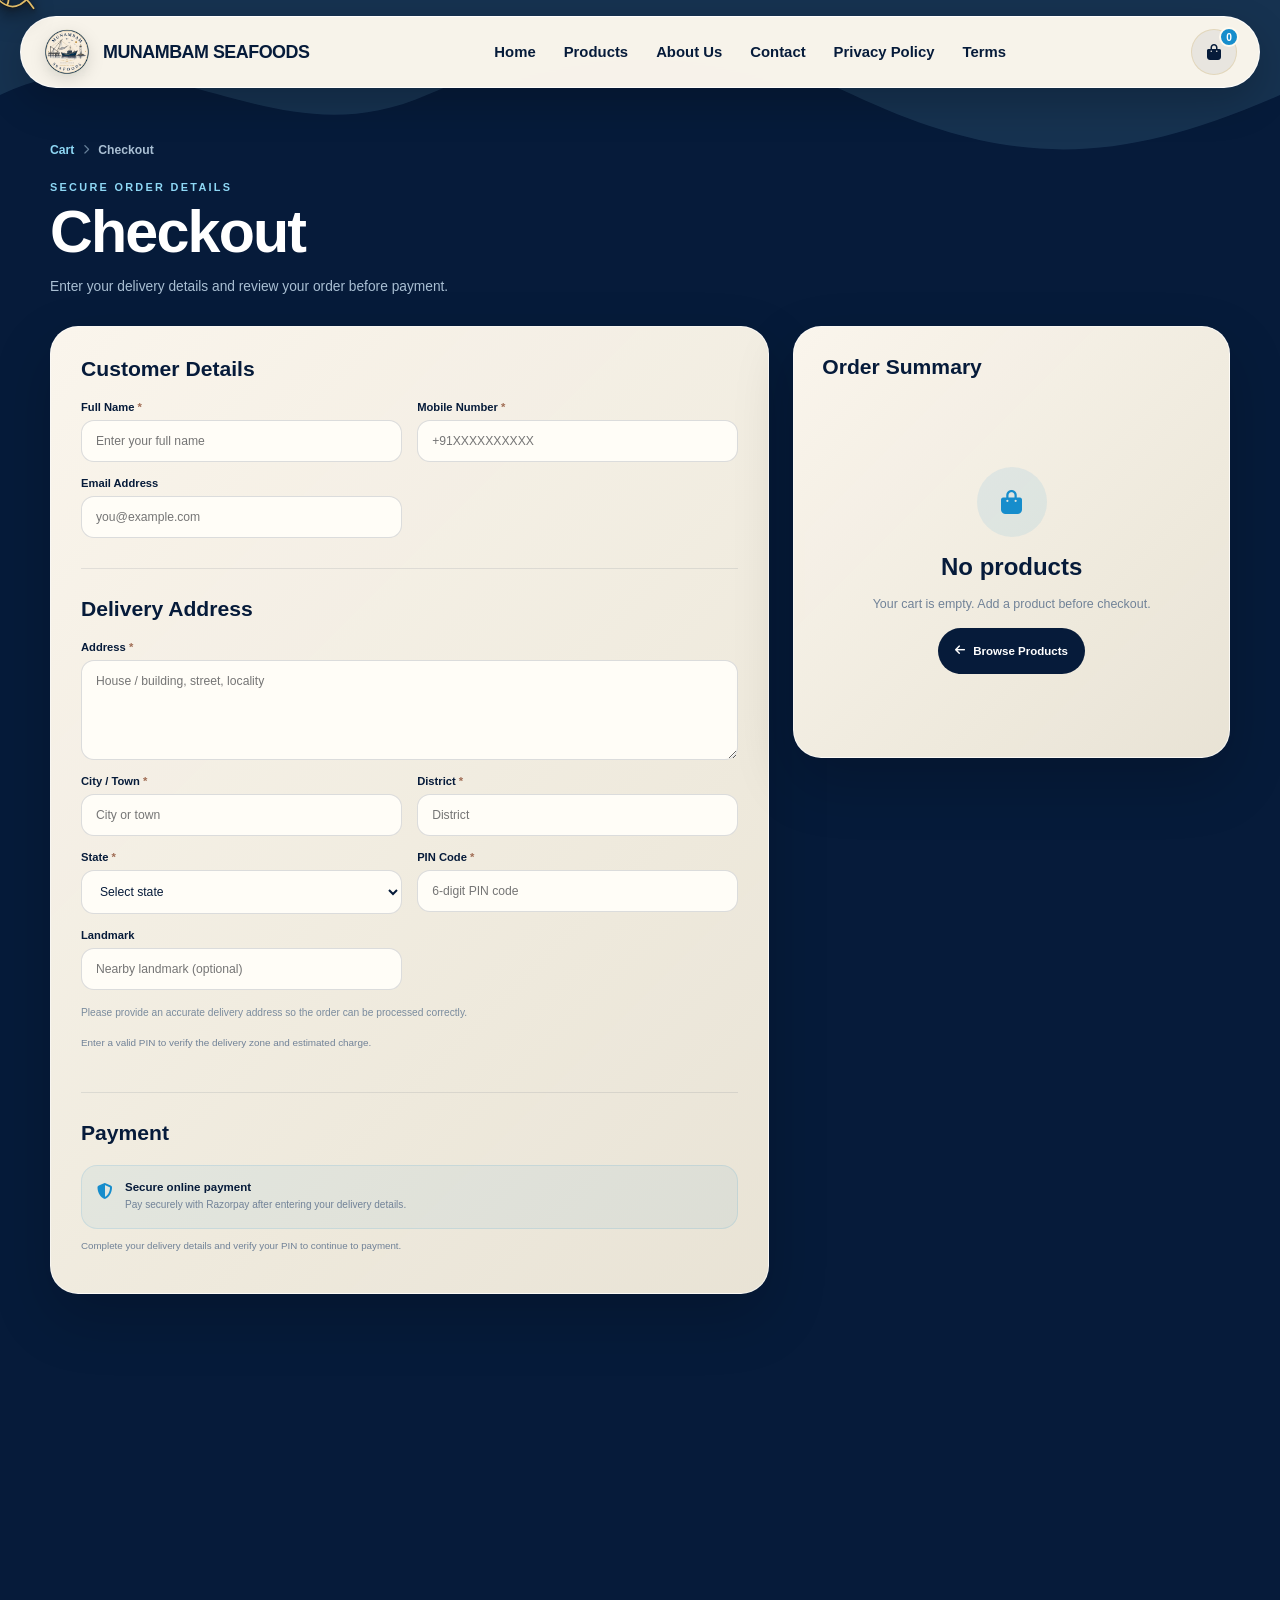
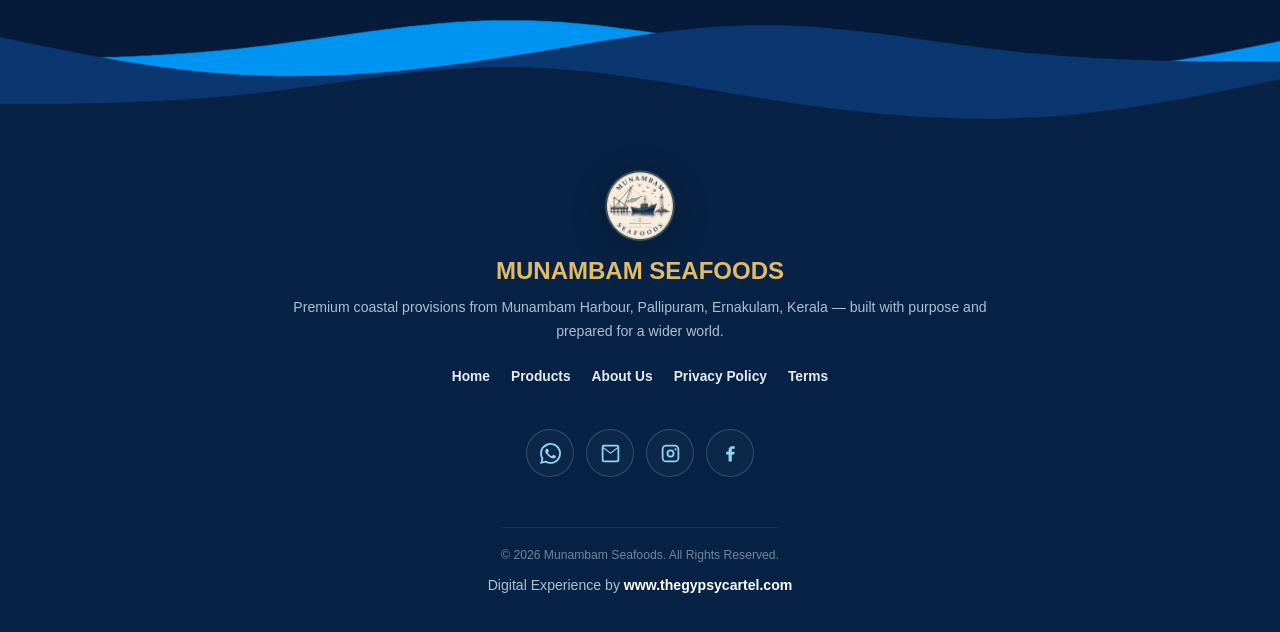
<file: products/checkout.html>
<!DOCTYPE html>
<html lang="en">
<head>
<meta charset="UTF-8">
<meta name="viewport" content="width=device-width, initial-scale=1.0">

<meta http-equiv="Content-Security-Policy"
content="default-src 'self'; script-src 'self' 'unsafe-inline' https://esm.sh https://checkout.razorpay.com; style-src 'self' 'unsafe-inline' https://fonts.googleapis.com https://cdnjs.cloudflare.com; font-src 'self' https://fonts.gstatic.com https://cdnjs.cloudflare.com data:; img-src 'self' data: https:; connect-src 'self' https://api.postalpincode.in https://ydfsglzcacagkofyefcd.supabase.co https://api.razorpay.com https://checkout.razorpay.com; frame-src 'self' https://api.razorpay.com https://checkout.razorpay.com https://razorpay.com; object-src 'none'; base-uri 'self'; form-action 'self' https://wa.me; upgrade-insecure-requests;">

<meta name="referrer" content="strict-origin-when-cross-origin">
<meta name="permissions-policy" content="camera=(), microphone=(), geolocation=(), payment=(), usb=()">

<title>Checkout | Munambam Seafoods</title>
<meta name="description" content="Secure checkout for Munambam Seafoods orders.">

<link rel="icon" type="image/x-icon" href="/assets/icon/favicon.ico">
<link rel="preconnect" href="https://fonts.googleapis.com">
<link rel="preconnect" href="https://fonts.gstatic.com" crossorigin>
<link href="https://fonts.googleapis.com/css2?family=Plus+Jakarta+Sans:wght@400;500;600;700;800&family=Space+Grotesk:wght@500;700&display=swap" rel="stylesheet">
<link rel="stylesheet" href="https://cdnjs.cloudflare.com/ajax/libs/font-awesome/6.4.0/css/all.min.css">

<style>

/* Hide system cursor on desktop/fine-pointer devices — only custom fish cursor is visible */
html, body {
    cursor: none !important;
}

@media (hover: hover) and (pointer: fine) {
    html,
    body,
    body *,
    body *::before,
    body *::after,
    a,
    a:link,
    a:visited,
    a:hover,
    a:active,
    a:focus,
    button,
    button:hover,
    button:active,
    button:focus,
    input,
    textarea,
    select,
    label,
    summary,
    [role="button"],
    [onclick],
    [tabindex],
    .btn,
    .filter-btn,
    .offer-btn {
        cursor: none !important;
    }

    #fish-cursor {
        display: block !important;
    }
}

#fish-cursor {
    position: fixed !important;
    left: 0;
    top: 0;
    width: 44px;
    height: 27px;
    pointer-events: none !important;
    z-index: 2147483647 !important;
    transform: translate3d(-6px, -14px, 0);
    will-change: transform;
}

#fish-cursor svg {
    display: block;
    width: 44px;
    height: 27px;
    filter:
        drop-shadow(0 1px 0 rgba(18,24,32,.95))
        drop-shadow(0 2px 2px rgba(18,24,32,.72))
        drop-shadow(0 5px 6px rgba(0,0,0,.42))
        drop-shadow(0 9px 10px rgba(0,0,0,.20));
}

@media (hover: none) and (pointer: coarse) {
    html,
    body,
    body *,
    body *::before,
    body *::after,
    a,
    button,
    input,
    textarea,
    select,
    label,
    summary,
    [role="button"],
    [onclick],
    [tabindex] {
        cursor: auto !important;
    }

    #fish-cursor {
        display: none !important;
    }
}




:root{
    --navy:#061b3a;
    --navy-2:#09274d;
    --blue:#168dcc;
    --light-blue:#8ed8f5;
    --gold:#c69a3a;
    --gold-light:#e0bc68;
    --cream:#fffaf0;
    --cream-2:#f7f0df;
    --white:#fff;
    --text:#142943;
    --muted:#687d95;
    --max:1180px;
    --shadow:0 24px 60px rgba(0,0,0,.18);
}
*{box-sizing:border-box}
html{scroll-behavior:smooth}
body{
    margin:0;
    min-height:100vh;
    font-family:"Plus Jakarta Sans","Segoe UI",Arial,sans-serif;
    color:var(--text);
    background:var(--navy);
    overflow-x:hidden;
    
cursor:none;}
a,button,input,select,textarea{cursor:none!important}
button,input,select,textarea{font:inherit}



.ocean-layer{position:fixed;inset:0;overflow:hidden;pointer-events:none;z-index:0}
.wave-decoration{position:absolute;left:0;top:0;width:100%;height:180px;opacity:.12}
.wave-decoration svg{width:100%;height:100%;display:block}
.wave-decoration path{fill:var(--light-blue)}
.creature{
    position:absolute;opacity:.20;pointer-events:none;
    filter:brightness(0) saturate(100%) invert(82%) sepia(10%) saturate(750%) hue-rotate(158deg) brightness(105%) contrast(96%);
}
.creature img{width:100%;height:100%;object-fit:contain}

nav{
    position:sticky;top:16px;z-index:5000;width:min(calc(100% - 32px),1240px);
    margin:16px auto 0;min-height:72px;padding:10px 18px 10px 22px;
    display:flex;align-items:center;justify-content:space-between;gap:20px;
    background:rgba(255,250,240,.97);border:1px solid rgba(255,255,255,.86);
    border-radius:50px;box-shadow:0 15px 40px rgba(0,0,0,.20);backdrop-filter:blur(14px);
}
.logo-container{display:flex;align-items:center;gap:12px;text-decoration:none;flex-shrink:0}
.logo-container img{width:48px;height:48px;object-fit:contain;filter:drop-shadow(0 5px 8px rgba(0,0,0,.12))}
.brand-name{
    color:var(--navy);font-family:"Space Grotesk","Segoe UI",sans-serif;
    font-size:1.08rem;font-weight:700;letter-spacing:-.4px;white-space:nowrap;
}
.nav-right{display:flex;align-items:center;gap:24px;min-width:0}
.nav-links{display:flex;align-items:center;gap:25px;flex-wrap:nowrap;white-space:nowrap}
.nav-links a{
    position:relative;color:var(--navy);text-decoration:none;font-size:.88rem;
    font-weight:700;padding:10px 0;white-space:nowrap;
}
.nav-links a::after{
    content:"";position:absolute;left:0;bottom:3px;width:0;height:2px;
    background:var(--gold);transition:width .2s ease;
}
.nav-links a:hover,.nav-links a.active{color:var(--blue)}
.nav-links a:hover::after,.nav-links a.active::after{width:100%}
.cart-link{
    position:relative;width:46px;height:46px;border-radius:50%;display:inline-flex;
    align-items:center;justify-content:center;color:var(--navy);
    background:rgba(6,27,58,.06);border:1px solid rgba(198,154,58,.22);
    text-decoration:none;transition:.2s ease;flex:0 0 auto;
}
.cart-link:hover{background:var(--gold);transform:translateY(-2px)}
.cart-count{
    position:absolute;top:-3px;right:-3px;min-width:20px;height:20px;padding:0 5px;
    display:grid;place-items:center;border-radius:20px;background:var(--blue);color:#fff;
    font-size:.64rem;font-weight:800;border:2px solid var(--cream);
}

.page{
    position:relative;z-index:2;width:min(calc(100% - 32px),var(--max));
    margin:0 auto;padding:55px 0 90px;
}
.breadcrumbs{
    display:flex;align-items:center;gap:9px;color:#a9bfd3;
    font-size:.76rem;font-weight:650;margin:0 0 24px;
}
.breadcrumbs a{color:var(--light-blue);text-decoration:none}
.breadcrumbs i{font-size:.62rem;color:#68829b}
.page-heading{margin-bottom:28px}
.eyebrow{
    color:var(--light-blue);font-size:.68rem;font-weight:800;
    letter-spacing:2.3px;text-transform:uppercase;margin-bottom:9px;
}
h1{
    margin:0;color:#fff;font-family:"Space Grotesk","Segoe UI",sans-serif;
    font-size:clamp(2.2rem,5vw,3.7rem);line-height:1.03;letter-spacing:-1.8px;
}
.heading-subtitle{margin:12px 0 0;color:#a9bfd3;font-size:.86rem;line-height:1.7}

.checkout-layout{
    display:grid;grid-template-columns:minmax(0,1.12fr) minmax(330px,.68fr);
    gap:24px;align-items:start;
}
.panel{
    background:linear-gradient(135deg,rgba(255,250,240,.98),rgba(247,240,223,.94));
    border:1px solid rgba(255,255,255,.65);border-radius:28px;box-shadow:var(--shadow);
}
.form-panel{padding:30px}
.summary-panel{padding:28px;position:sticky;top:108px}

.section-title{
    margin:0 0 20px;color:var(--navy);
    font-family:"Space Grotesk","Segoe UI",sans-serif;font-size:1.32rem;
}
.form-section + .form-section{
    margin-top:30px;padding-top:28px;border-top:1px solid rgba(6,27,58,.09);
}
.field-grid{display:grid;grid-template-columns:1fr 1fr;gap:15px}
.field{display:flex;flex-direction:column;gap:7px}
.field.full{grid-column:1/-1}
.field label{
    color:var(--navy);font-size:.7rem;font-weight:800;
}
.field label span{color:#a06d55;font-weight:700}
.field input,.field select,.field textarea{
    width:100%;border:1px solid rgba(6,27,58,.14);border-radius:13px;
    padding:13px 14px;background:#fffdf7;color:var(--navy);outline:none;
    font-size:.76rem;
}
.field textarea{min-height:100px;resize:vertical}
.field input:focus,.field select:focus,.field textarea:focus{
    border-color:var(--gold);box-shadow:0 0 0 3px rgba(198,154,58,.12);
}
.helper{margin:0;color:#7a8c9e;font-size:.64rem;line-height:1.55}

.payment-placeholder{
    display:flex;gap:12px;align-items:flex-start;padding:15px;border-radius:16px;
    background:rgba(22,141,204,.06);border:1px solid rgba(22,141,204,.12);
}
.payment-placeholder i{color:var(--blue);margin-top:2px}
.payment-placeholder strong{display:block;color:var(--navy);font-size:.72rem;margin-bottom:4px}
.payment-placeholder span{display:block;color:#718398;font-size:.63rem;line-height:1.55}

.order-items{display:grid;gap:0;margin-bottom:13px}
.order-item{
    display:grid;grid-template-columns:58px minmax(0,1fr) auto;gap:11px;
    align-items:center;padding:12px 0;border-bottom:1px solid rgba(6,27,58,.08);
}
.order-item:last-child{border-bottom:0}
.order-thumb{
    width:58px;height:58px;border-radius:13px;background:#eaf3f6;
    border:1px solid rgba(198,154,58,.16);overflow:hidden;
}
.order-thumb img{width:100%;height:100%;object-fit:contain}
.order-name{margin:0;color:var(--navy);font-size:.72rem;font-weight:800;line-height:1.3}
.order-meta{margin:4px 0 0;color:#8190a0;font-size:.6rem}
.order-price{color:var(--navy);font-family:"Space Grotesk","Segoe UI",sans-serif;font-size:.78rem;font-weight:700;text-align:right;white-space:nowrap}

.summary-line{
    display:flex;justify-content:space-between;gap:15px;padding:10px 0;
    color:#65798e;font-size:.72rem;
}
.summary-line strong{color:var(--navy)}
.summary-total{
    display:flex;justify-content:space-between;align-items:end;gap:15px;
    margin-top:9px;padding-top:17px;border-top:1px solid rgba(6,27,58,.12);
}
.summary-total span{color:#687d95;font-size:.73rem;font-weight:750}
.summary-total strong{color:var(--navy);font-family:"Space Grotesk","Segoe UI",sans-serif;font-size:1.65rem}
.checkout-btn{
    width:100%;min-height:54px;margin-top:20px;border:0;border-radius:50px;
    background:var(--gold);color:var(--navy);font-size:.76rem;font-weight:800;
    display:flex;align-items:center;justify-content:center;gap:9px;transition:.22s ease;
}
.checkout-btn:hover{background:var(--gold-light);transform:translateY(-2px)}
.checkout-btn:disabled{opacity:.5;pointer-events:none}
.security-note{
    display:flex;gap:9px;align-items:flex-start;margin-top:15px;padding:12px 13px;
    border-radius:14px;background:rgba(6,27,58,.045);color:#718398;
    font-size:.61rem;line-height:1.55;
}
.security-note i{color:var(--gold);margin-top:2px}

.pin-status{margin-top:7px;color:#718398;font-size:.62rem;line-height:1.55;min-height:17px}.pin-status strong{color:var(--navy)}


/* CHECKOUT COUPON */
.coupon-checkout{margin:12px 0 5px;padding:12px 13px;border-radius:15px;background:rgba(198,154,58,.055);border:1px solid rgba(198,154,58,.16)}
.coupon-checkout-row{display:flex;align-items:center;justify-content:space-between;gap:10px}
.coupon-checkout-row span{color:#687d95;font-size:.66rem}
.coupon-checkout-row strong{color:var(--navy);font-size:.69rem}
.coupon-checkout small{display:block;margin-top:5px;color:#7a8c9e;font-size:.58rem;line-height:1.5}
.checkout-status{margin-top:9px;color:#718398;font-size:.61rem;line-height:1.55;min-height:16px}

.back-link{
    display:inline-flex;align-items:center;gap:8px;margin-top:16px;
    color:#5d7288;text-decoration:none;font-size:.69rem;font-weight:750;
}
.back-link:hover{color:var(--blue)}

.empty-state{display:none;text-align:center;padding:55px 20px}
.empty-state.show{display:block}
.empty-icon{
    width:70px;height:70px;margin:0 auto 16px;border-radius:50%;
    display:grid;place-items:center;background:rgba(22,141,204,.09);
    color:var(--blue);font-size:1.5rem;
}
.empty-state h2{margin:0;color:var(--navy);font-family:"Space Grotesk","Segoe UI",sans-serif}
.empty-state p{color:#718398;font-size:.78rem;line-height:1.7}
.btn-products{
    display:inline-flex;align-items:center;justify-content:center;gap:8px;
    min-height:46px;padding:11px 17px;border-radius:50px;background:var(--navy);
    color:#fff;text-decoration:none;font-size:.72rem;font-weight:800;
}
.btn-products:hover{background:var(--blue)}

.footer{
    position:relative;z-index:3;background:#072244;color:#fff;padding:100px 20px 32px;
    text-align:center;overflow:hidden;
}
.footer-wave{position:absolute;top:0;left:0;width:100%;height:100px}
.footer-wave svg{width:100%;height:100%;display:block}
.footer-content{position:relative;z-index:2;max-width:850px;margin:auto}
.footer-logo{width:76px;height:76px;object-fit:contain;filter:drop-shadow(0 8px 16px rgba(0,0,0,.25))}
.footer h3{margin:12px 0 0;color:var(--gold-light);font-size:1.45rem}
.footer p{max-width:700px;margin:9px auto 0;color:#aebfd2;font-size:.84rem;line-height:1.7}
.footer-links{display:flex;justify-content:center;flex-wrap:wrap;gap:20px;margin:23px 0}
.footer-links a{color:#e2edf6;text-decoration:none;font-size:.82rem;font-weight:650}
.footer-links a:hover{color:var(--gold-light)}
.copyright{
    margin-top:25px!important;padding-top:17px;border-top:1px solid rgba(255,255,255,.08);
    color:#71869c!important;font-size:.72rem!important;
}

.toast{
    position:fixed;left:50%;bottom:24px;z-index:10000;transform:translate(-50%,20px);
    opacity:0;pointer-events:none;padding:13px 18px;border-radius:50px;background:var(--navy);
    color:#fff;box-shadow:0 15px 40px rgba(0,0,0,.28);font-size:.74rem;font-weight:750;transition:.25s ease;
}
.toast.show{opacity:1;transform:translate(-50%,0)}

@media(max-width:1000px){
    .nav-right{gap:13px}.nav-links{gap:15px}
    .checkout-layout{grid-template-columns:1fr}
    .summary-panel{position:relative;top:auto}
}
@media(max-width:700px){
    body{cursor:auto}
    a,button,input,select,textarea{cursor:pointer!important}
    #fish-cursor{display:none}
    nav{
        width:calc(100% - 20px);top:10px;margin-top:10px;min-height:62px;
        padding:8px 12px 8px 14px;border-radius:28px;
    }
    .logo-container img{width:42px;height:42px}
    .brand-name{font-size:.88rem}
    .nav-links{display:none}
    .nav-toggle{display:inline-flex}
    .page{width:calc(100% - 24px);padding:35px 0 65px}
    .form-panel,.summary-panel{padding:22px 19px}
    .field-grid{grid-template-columns:1fr}
    .field.full{grid-column:auto}
}
@media(max-width:430px){
    .brand-name{font-size:.78rem}
    .cart-link{width:42px;height:42px}
    .breadcrumbs{font-size:.68rem}
}
@media(prefers-reduced-motion:reduce){
    *,*::before,*::after{transition-duration:.01ms!important}
}

/* HOME-MATCHED NAV — logo | links | cart (space-between) */
nav, .site-nav {
    position: sticky;
    top: 16px;
    z-index: 5000;
    width: min(calc(100% - 32px), 1240px);
    margin: 16px auto 0;
    min-height: 72px;
    padding: 10px 22px;
    display: flex;
    align-items: center;
    justify-content: space-between;
    gap: 25px;
    background: rgba(255,250,240,.97);
    border: 1px solid rgba(255,255,255,.86);
    border-radius: 50px;
    box-shadow: 0 15px 40px rgba(0,0,0,.20);
    backdrop-filter: blur(14px);
    -webkit-backdrop-filter: blur(14px);
}
.logo-container, .brand {
    display: flex;
    align-items: center;
    gap: 12px;
    text-decoration: none;
    flex-shrink: 0;
}
.logo-container img, .brand img {
    width: 48px;
    height: 48px;
    object-fit: contain;
    filter: drop-shadow(0 5px 8px rgba(0,0,0,.12));
}
.brand-name, .brand-text {
    color: var(--navy);
    font-size: 1.12rem;
    font-weight: 800;
    letter-spacing: -.5px;
    white-space: nowrap;
}
.nav-right {
    /* flatten: children participate in nav space-between */
    display: contents;
}
.nav-links {
    display: flex;
    align-items: center;
    gap: 28px;
    flex-wrap: nowrap;
    white-space: nowrap;
}
.nav-links a {
    position: relative;
    color: var(--navy);
    text-decoration: none;
    font-size: .93rem;
    font-weight: 700;
    padding: 10px 0;
    white-space: nowrap;
}
.nav-links a::after {
    content: "";
    position: absolute;
    left: 0;
    bottom: 3px;
    width: 0;
    height: 2px;
    background: var(--gold, #c69a3a);
    transition: width .2s ease;
}
.nav-links a:hover,
.nav-links a.active {
    color: var(--blue, #168dcc);
}
.nav-links a:hover::after,
.nav-links a.active::after {
    width: 100%;
}
.cart-link {
    position: relative;
    width: 46px;
    height: 46px;
    flex: 0 0 46px;
    display: inline-flex;
    align-items: center;
    justify-content: center;
    color: var(--navy);
    background: rgba(6,27,58,.06);
    border: 1px solid rgba(198,154,58,.22);
    border-radius: 50%;
    text-decoration: none;
    transition: .2s ease;
}
.cart-link:hover {
    background: var(--gold, #c69a3a);
    transform: translateY(-2px);
}
.cart-count {
    position: absolute;
    top: -3px;
    right: -3px;
    min-width: 20px;
    height: 20px;
    padding: 0 5px;
    display: grid;
    place-items: center;
    border-radius: 20px;
    background: var(--blue, #168dcc);
    color: #fff;
    font-size: .64rem;
    font-weight: 800;
    border: 2px solid var(--cream, #fffaf0);
}


/* =========================================================
   HAMBURGER + MOBILE SIDE DRAWER
   Same links as desktop. Visible only ≤850px.
========================================================= */

.nav-toggle {
    display: none;
    position: relative;
    width: 42px;
    height: 42px;
    flex: 0 0 42px;
    align-items: center;
    justify-content: center;
    margin: 0;
    padding: 0;
    border: 1px solid rgba(198,154,58,.22);
    border-radius: 50%;
    background: rgba(6,27,58,.06);
    color: var(--navy);
    cursor: none;
    transition: background .2s ease, transform .2s ease, border-color .2s ease;
    z-index: 5100;
}

.nav-toggle:hover {
    background: var(--gold);
    border-color: var(--gold);
    transform: translateY(-2px);
}

.nav-toggle:focus-visible {
    outline: 2px solid var(--gold);
    outline-offset: 3px;
}

.nav-toggle-bars {
    display: block;
    width: 18px;
    height: 14px;
    position: relative;
}

.nav-toggle-bars span {
    position: absolute;
    left: 0;
    width: 100%;
    height: 2px;
    border-radius: 2px;
    background: currentColor;
    transition: transform .28s ease, opacity .2s ease, top .28s ease;
}

.nav-toggle-bars span:nth-child(1) { top: 0; }
.nav-toggle-bars span:nth-child(2) { top: 6px; }
.nav-toggle-bars span:nth-child(3) { top: 12px; }

.nav-toggle[aria-expanded="true"] .nav-toggle-bars span:nth-child(1) {
    top: 6px;
    transform: rotate(45deg);
}

.nav-toggle[aria-expanded="true"] .nav-toggle-bars span:nth-child(2) {
    opacity: 0;
}

.nav-toggle[aria-expanded="true"] .nav-toggle-bars span:nth-child(3) {
    top: 6px;
    transform: rotate(-45deg);
}

.nav-drawer-backdrop {
    position: fixed;
    inset: 0;
    z-index: 6000;
    background: rgba(6, 27, 58, .55);
    backdrop-filter: blur(4px);
    -webkit-backdrop-filter: blur(4px);
    opacity: 0;
    visibility: hidden;
    pointer-events: none;
    transition: opacity .28s ease, visibility .28s ease;
}

.nav-drawer-backdrop.is-open {
    opacity: 1;
    visibility: visible;
    pointer-events: auto;
}

.nav-drawer {
    position: fixed;
    top: 0;
    right: 0;
    z-index: 6100;
    width: min(320px, 86vw);
    height: 100%;
    height: 100dvh;
    margin: 0;
    padding: 0;
    background: linear-gradient(
        165deg,
        rgba(255,250,240,.98),
        rgba(247,240,223,.96)
    );
    border-left: 1px solid rgba(255,255,255,.7);
    box-shadow: -18px 0 50px rgba(0,0,0,.28);
    transform: translate3d(105%, 0, 0);
    transition: transform .32s cubic-bezier(.22, 1, .36, 1);
    display: flex;
    flex-direction: column;
    overflow: hidden;
    visibility: hidden;
}

.nav-drawer.is-open {
    transform: translate3d(0, 0, 0);
    visibility: visible;
}

.nav-drawer-header {
    display: flex;
    align-items: center;
    justify-content: space-between;
    gap: 12px;
    padding: 18px 18px 14px;
    border-bottom: 1px solid rgba(198,154,58,.18);
    flex-shrink: 0;
}

.nav-drawer-brand {
    display: flex;
    align-items: center;
    gap: 10px;
    text-decoration: none;
    color: var(--navy);
    font-size: .95rem;
    font-weight: 800;
    letter-spacing: -.3px;
}

.nav-drawer-brand img {
    width: 40px;
    height: 40px;
    object-fit: contain;
}

.nav-drawer-close {
    width: 40px;
    height: 40px;
    flex: 0 0 40px;
    display: grid;
    place-items: center;
    border: 1px solid rgba(198,154,58,.22);
    border-radius: 50%;
    background: rgba(6,27,58,.06);
    color: var(--navy);
    cursor: none;
    transition: background .2s ease, transform .2s ease;
}

.nav-drawer-close:hover {
    background: var(--gold);
    transform: translateY(-1px);
}

.nav-drawer-close:focus-visible {
    outline: 2px solid var(--gold);
    outline-offset: 3px;
}

.nav-drawer-close svg {
    width: 18px;
    height: 18px;
    display: block;
}

.nav-drawer-links {
    flex: 1;
    overflow-y: auto;
    overscroll-behavior: contain;
    padding: 12px 14px 24px;
    display: flex;
    flex-direction: column;
    gap: 4px;
    -webkit-overflow-scrolling: touch;
}

.nav-drawer-links a {
    display: flex;
    align-items: center;
    min-height: 48px;
    padding: 12px 16px;
    border-radius: 14px;
    text-decoration: none;
    color: var(--navy);
    font-size: .95rem;
    font-weight: 700;
    transition: background .2s ease, color .2s ease;
}

.nav-drawer-links a:hover,
.nav-drawer-links a:focus-visible {
    background: rgba(6,27,58,.07);
    color: var(--blue);
    outline: none;
}

.nav-drawer-links a.active {
    background: rgba(198,154,58,.14);
    color: var(--navy);
    box-shadow: inset 3px 0 0 var(--gold);
}

.nav-drawer-footer {
    flex-shrink: 0;
    padding: 14px 18px 22px;
    border-top: 1px solid rgba(198,154,58,.18);
}

.nav-drawer-cart {
    display: flex;
    align-items: center;
    justify-content: center;
    gap: 10px;
    min-height: 48px;
    padding: 0 18px;
    border-radius: 50px;
    background: var(--gold);
    color: var(--navy);
    text-decoration: none;
    font-size: .9rem;
    font-weight: 800;
    box-shadow: 0 10px 24px rgba(198,154,58,.22);
    transition: background .2s ease, transform .2s ease;
}

.nav-drawer-cart:hover {
    background: var(--gold-light);
    transform: translateY(-2px);
}

.nav-drawer-cart i {
    font-size: 1rem;
}

body.nav-drawer-open {
    overflow: hidden;
}

@media (hover: none) and (pointer: coarse) {
    .nav-toggle,
    .nav-drawer-close,
    .nav-drawer-cart {
        cursor: auto !important;
    }
}

@media (min-width: 851px) {
    .nav-toggle,
    .nav-drawer,
    .nav-drawer-backdrop {
        display: none !important;
    }
}

@media (max-width: 850px) {
    .nav-links {
        display: none !important;
    }

    .nav-toggle {
        display: inline-flex !important;
    }
}


/* TERMS-MATCHED MOBILE NAV */
.nav-toggle {
    display: none;
    position: relative;
    width: 42px;
    height: 42px;
    flex: 0 0 42px;
    align-items: center;
    justify-content: center;
    margin: 0;
    padding: 0;
    border: 1px solid rgba(198,154,58,.22);
    border-radius: 50%;
    background: rgba(6,27,58,.06);
    color: var(--navy, #061b3a);
    transition: background .2s ease, transform .2s ease, border-color .2s ease;
    z-index: 5100;
}

.nav-toggle:hover {
    background: var(--gold, #c69a3a);
    border-color: var(--gold, #c69a3a);
    transform: translateY(-2px);
}

.nav-toggle:focus-visible {
    outline: 2px solid var(--gold, #c69a3a);
    outline-offset: 3px;
}

.nav-toggle-bars {
    display: block;
    width: 18px;
    height: 14px;
    position: relative;
}

.nav-toggle-bars span {
    position: absolute;
    left: 0;
    width: 100%;
    height: 2px;
    border-radius: 2px;
    background: currentColor;
    transition: transform .28s ease, opacity .2s ease, top .28s ease;
}

.nav-toggle-bars span:nth-child(1) { top: 0; }
.nav-toggle-bars span:nth-child(2) { top: 6px; }
.nav-toggle-bars span:nth-child(3) { top: 12px; }

.nav-toggle[aria-expanded="true"] .nav-toggle-bars span:nth-child(1) {
    top: 6px;
    transform: rotate(45deg);
}

.nav-toggle[aria-expanded="true"] .nav-toggle-bars span:nth-child(2) {
    opacity: 0;
}

.nav-toggle[aria-expanded="true"] .nav-toggle-bars span:nth-child(3) {
    top: 6px;
    transform: rotate(-45deg);
}

.nav-drawer-backdrop {
    position: fixed;
    inset: 0;
    z-index: 6000;
    background: rgba(6, 27, 58, .55);
    backdrop-filter: blur(4px);
    -webkit-backdrop-filter: blur(4px);
    opacity: 0;
    visibility: hidden;
    pointer-events: none;
    transition: opacity .28s ease, visibility .28s ease;
}

.nav-drawer-backdrop.is-open {
    opacity: 1;
    visibility: visible;
    pointer-events: auto;
}

.nav-drawer {
    position: fixed;
    top: 0;
    right: 0;
    z-index: 6100;
    width: min(320px, 86vw);
    height: 100%;
    height: 100dvh;
    margin: 0;
    padding: 0;
    background: linear-gradient(165deg, rgba(255,250,240,.98), rgba(247,240,223,.96));
    border-left: 1px solid rgba(255,255,255,.7);
    box-shadow: -18px 0 50px rgba(0,0,0,.28);
    transform: translate3d(105%, 0, 0);
    transition: transform .32s cubic-bezier(.22, 1, .36, 1);
    display: flex;
    flex-direction: column;
    overflow: hidden;
    visibility: hidden;
}

.nav-drawer.is-open {
    transform: translate3d(0, 0, 0);
    visibility: visible;
}

.nav-drawer-header {
    display: flex;
    align-items: center;
    justify-content: space-between;
    gap: 12px;
    padding: 18px 18px 14px;
    border-bottom: 1px solid rgba(198,154,58,.18);
    flex-shrink: 0;
}

.nav-drawer-brand {
    display: flex;
    align-items: center;
    gap: 10px;
    text-decoration: none;
    color: var(--navy, #061b3a);
    font-size: .95rem;
    font-weight: 800;
    letter-spacing: -.3px;
}

.nav-drawer-brand img {
    width: 40px;
    height: 40px;
    object-fit: contain;
}

.nav-drawer-close {
    width: 40px;
    height: 40px;
    flex: 0 0 40px;
    display: grid;
    place-items: center;
    border: 1px solid rgba(198,154,58,.22);
    border-radius: 50%;
    background: rgba(6,27,58,.06);
    color: var(--navy, #061b3a);
    transition: background .2s ease, transform .2s ease;
}

.nav-drawer-close:hover {
    background: var(--gold, #c69a3a);
    transform: translateY(-1px);
}

.nav-drawer-close svg {
    width: 18px;
    height: 18px;
    display: block;
}

.nav-drawer-links {
    flex: 1;
    overflow-y: auto;
    overscroll-behavior: contain;
    padding: 12px 14px 24px;
    display: flex;
    flex-direction: column;
    gap: 4px;
    -webkit-overflow-scrolling: touch;
}

.nav-drawer-links a {
    display: flex;
    align-items: center;
    min-height: 48px;
    padding: 12px 16px;
    border-radius: 14px;
    text-decoration: none;
    color: var(--navy, #061b3a);
    font-size: .95rem;
    font-weight: 700;
    transition: background .2s ease, color .2s ease;
}

.nav-drawer-links a:hover,
.nav-drawer-links a:focus-visible {
    background: rgba(6,27,58,.07);
    color: var(--blue, #168dcc);
    outline: none;
}

.nav-drawer-links a.active {
    background: rgba(198,154,58,.14);
    color: var(--navy, #061b3a);
    box-shadow: inset 3px 0 0 var(--gold, #c69a3a);
}

.nav-drawer-footer {
    flex-shrink: 0;
    padding: 14px 18px 22px;
    border-top: 1px solid rgba(198,154,58,.18);
}

.nav-drawer-cart {
    display: flex;
    align-items: center;
    justify-content: center;
    gap: 10px;
    min-height: 48px;
    padding: 0 18px;
    border-radius: 50px;
    background: var(--gold, #c69a3a);
    color: var(--navy, #061b3a);
    text-decoration: none;
    font-size: .9rem;
    font-weight: 800;
    box-shadow: 0 10px 24px rgba(198,154,58,.22);
    transition: background .2s ease, transform .2s ease;
}

.nav-drawer-cart:hover {
    background: var(--gold-light, #e0bc68);
    transform: translateY(-2px);
}

.nav-drawer-cart svg {
    width: 20px;
    height: 20px;
    fill: none;
    stroke: currentColor;
    stroke-width: 2;
    stroke-linecap: round;
    stroke-linejoin: round;
}

body.nav-drawer-open {
    overflow: hidden;
}

@media (min-width: 851px) {
    .nav-toggle,
    .nav-drawer,
    .nav-drawer-backdrop {
        display: none !important;
    }
}

@media (max-width: 850px) {
    .nav-links {
        display: none !important;
    }

    .nav-toggle {
        display: inline-flex !important;
    }
}


/* FORCE mobile hamburger + hide brand (match cart/products) */
@media (max-width: 850px) {
  .nav-links { display: none !important; }
  .nav-toggle, #navToggle, button.nav-toggle {
    display: inline-flex !important;
    visibility: visible !important;
    opacity: 1 !important;
    width: 42px !important;
    height: 42px !important;
    min-width: 42px !important;
    flex: 0 0 42px !important;
    align-items: center !important;
    justify-content: center !important;
    border: 1px solid rgba(198,154,58,.35) !important;
    border-radius: 50% !important;
    background: rgba(6,27,58,.08) !important;
    color: #061b3a !important;
    z-index: 5200 !important;
  }
  .nav-toggle-bars span { background: #061b3a !important; }
  nav, .site-nav { overflow: visible !important; gap: 10px !important; }
  .brand-name, .brand-text {
    display: none !important;
  }
  .logo-container img, .brand img {
    width: 44px !important;
    height: 44px !important;
  }
}
@media (min-width: 851px) {
  .nav-toggle, #navToggle, .nav-drawer, .nav-drawer-backdrop { display: none !important; }
}


/* About-matched drawer link gaps — compact, top-aligned */
.nav-drawer {
  display: flex !important;
  flex-direction: column !important;
}
.nav-drawer-links {
  flex: 1 1 auto !important;
  overflow-y: auto !important;
  overscroll-behavior: contain !important;
  padding: 12px 14px 24px !important;
  display: flex !important;
  flex-direction: column !important;
  justify-content: flex-start !important;
  align-items: stretch !important;
  gap: 4px !important;
  -webkit-overflow-scrolling: touch !important;
}
.nav-drawer-links a {
  display: flex !important;
  align-items: center !important;
  min-height: 48px !important;
  height: auto !important;
  margin: 0 !important;
  padding: 12px 16px !important;
  border-radius: 14px !important;
  text-decoration: none !important;
  color: var(--navy, #061b3a) !important;
  font-size: .95rem !important;
  font-weight: 700 !important;
  flex: 0 0 auto !important;
  transition: background .2s ease, color .2s ease !important;
}
.nav-drawer-links a.active,
.nav-drawer-links a:hover {
  background: rgba(198,154,58,.12) !important;
  color: var(--navy, #061b3a) !important;
}
.nav-drawer-header {
  display: flex !important;
  align-items: center !important;
  justify-content: space-between !important;
  gap: 12px !important;
  padding: 18px 18px 14px !important;
  border-bottom: 1px solid rgba(198,154,58,.18) !important;
  flex-shrink: 0 !important;
}
.nav-drawer-footer {
  flex-shrink: 0 !important;
  padding: 14px 18px 22px !important;
  border-top: 1px solid rgba(198,154,58,.18) !important;
}



/* =========================================================
   RAZORPAY PAYMENT SUCCESS OVERLAY
   Added only for the payment result state.
   ========================================================= */
#munambamPaymentSuccess{
    position:fixed;
    inset:0;
    z-index:2147483000;
    display:grid;
    place-items:center;
    padding:24px;
    background:rgba(3,18,39,.78);
    backdrop-filter:blur(12px);
}
.mns-success-card{
    width:min(100%,560px);
    padding:42px 34px 34px;
    text-align:center;
    border-radius:30px;
    background:linear-gradient(135deg,#fffaf0,#f7f0df);
    border:1px solid rgba(255,255,255,.75);
    box-shadow:0 30px 90px rgba(0,0,0,.35);
    color:#142943;
}
.mns-success-icon{
    width:72px;height:72px;margin:0 auto 18px;
    display:grid;place-items:center;border-radius:50%;
    background:#168dcc;color:#fff;font-size:1.6rem;
    box-shadow:0 14px 35px rgba(22,141,204,.28);
}
.mns-success-eyebrow{
    color:#c69a3a;font-size:.68rem;font-weight:800;
    letter-spacing:2.2px;margin-bottom:8px;
}
.mns-success-card h2{
    margin:0;color:#061b3a;
    font-family:"Space Grotesk","Segoe UI",sans-serif;
    font-size:clamp(1.7rem,4vw,2.25rem);
}
.mns-success-card p{
    margin:10px auto 22px;max-width:430px;
    color:#687d95;font-size:.82rem;line-height:1.7;
}
.mns-success-details{
    display:grid;gap:1px;margin:0 0 22px;
    border:1px solid rgba(6,27,58,.09);border-radius:16px;overflow:hidden;
    background:rgba(6,27,58,.05);
}
.mns-success-details div{
    display:flex;justify-content:space-between;gap:20px;
    padding:12px 15px;background:rgba(255,253,247,.82);
    text-align:left;
}
.mns-success-details span{color:#718398;font-size:.68rem}
.mns-success-details strong{color:#061b3a;font-size:.72rem;word-break:break-word}
#mnsContinueBtn{
    width:100%;border:0;border-radius:14px;padding:14px 18px;
    background:#c69a3a;color:#061b3a;font-weight:800;font-size:.78rem;
    box-shadow:0 10px 25px rgba(198,154,58,.22);
}
</style>
<style id="home-footer-final">

/* =========================================================
   PRODUCTS PAGE — HOME-MATCHED FOOTER
   Single footer system. No product-page wave layers.
   ========================================================= */

.footer {
    position: relative;
    z-index: 3;
    background: #072244;
    color: var(--white);
    padding: clamp(240px, calc(36.15vw - 120px), 574px) 20px 34px;
    text-align: center;
    overflow: hidden;
    isolation: isolate;
}

.footer-reference-wave {
    position: absolute;
    top: 0;
    left: 0;
    width: 100%;
    height: auto;
    display: block;
    max-width: none;
    margin: 0;
    padding: 0;
    border: 0;
    pointer-events: none;
    user-select: none;
    -webkit-user-select: none;
    z-index: 1;
}

.footer-content {
    position: relative;
    z-index: 5;
    max-width: 850px;
    margin: 0 auto;
}

.footer-logo {
    display: block;
    width: 76px;
    height: 76px;
    max-width: none;
    object-fit: contain;
    margin: 0 auto 13px;
    padding: 0;
    border: 0;
    filter: drop-shadow(0 8px 16px rgba(0,0,0,.25));
    position: relative;
    z-index: 6;
}

.footer h3 {
    margin: 0;
    color: var(--gold-light);
    font-size: 1.5rem;
    font-weight: 800;
    line-height: 1.2;
    position: relative;
    z-index: 6;
}

.footer p {
    margin: 10px auto 0;
    max-width: 700px;
    color: #aebfd2;
    font-size: .88rem;
    line-height: 1.7;
    position: relative;
    z-index: 6;
}

.footer-links {
    display: flex;
    flex-wrap: wrap;
    justify-content: center;
    gap: 21px;
    margin: 25px 0;
    position: relative;
    z-index: 6;
}

.footer-links a {
    color: #e2edf6;
    text-decoration: none;
    font-size: .86rem;
    font-weight: 650;
    transition: color .2s ease;
}

.footer-links a:hover {
    color: var(--gold-light);
}

.footer-contact {
    display: flex;
    justify-content: center;
    flex-wrap: wrap;
    gap: 12px;
    margin: 20px 0;
    position: relative;
    z-index: 6;
}

.contact-link {
    width: 48px;
    height: 48px;
    padding: 0;
    display: inline-flex;
    align-items: center;
    justify-content: center;
    flex: 0 0 48px;
    border: 1px solid rgba(142,216,245,.24);
    border-radius: 50%;
    color: var(--light-blue);
    background: rgba(255,255,255,.025);
    text-decoration: none;
    transition:
        transform .22s ease,
        background .22s ease,
        border-color .22s ease,
        color .22s ease,
        box-shadow .22s ease;
}

.contact-link svg {
    width: 21px;
    height: 21px;
    display: block;
    fill: currentColor;
    stroke: currentColor;
    stroke-width: 0;
    transition: transform .22s ease;
}

.contact-link:hover {
    background: rgba(142,216,245,.10);
    border-color: var(--light-blue);
    color: var(--white);
    transform: translate3d(0,-3px,0);
    box-shadow: 0 10px 24px rgba(0,0,0,.20);
}

.contact-link:hover svg {
    transform: scale(1.08);
}

.contact-link:focus-visible {
    outline: 2px solid var(--light-blue);
    outline-offset: 4px;
}

.footer .copyright {
    margin: 30px auto 0 !important;
    padding-top: 18px;
    max-width: 700px;
    border-top: 1px solid rgba(255,255,255,.08);
    font-size: .76rem !important;
    line-height: 1.5;
    color: #71869c !important;
}

@media (max-width: 850px) {
    .footer {
        padding: 170px 15px 28px;
    }

    .footer-content {
        max-width: 720px;
    }
}

@media (max-width: 620px) {
    .footer {
        padding: 120px 15px 25px;
    }

    .footer-links {
        gap: 14px;
    }

    .footer-contact {
        flex-direction: row;
        align-items: center;
        justify-content: center;
    }

    .contact-link {
        width: 44px;
        height: 44px;
        flex-basis: 44px;
    }

    .contact-link svg {
        width: 19px;
        height: 19px;
    }

    .footer h3 {
        font-size: 1.35rem;
    }

    .footer p {
        font-size: .84rem;
    }
}

</style>

<style id="footer-overlap-fix">
/* =========================================================
   FOOTER OVERLAP FIX
   One stable footer layout — wave is decorative only.
   ========================================================= */

.footer {
    position: relative !important;
    z-index: 3 !important;
    width: 100% !important;
    min-height: 0 !important;
    margin: 0 !important;
    padding: clamp(250px, 30vw, 430px) 20px 34px !important;
    background: #072244 !important;
    color: #fff !important;
    text-align: center !important;
    overflow: hidden !important;
    isolation: isolate !important;
}

.footer-reference-wave {
    position: absolute !important;
    top: 0 !important;
    left: 0 !important;
    width: 100% !important;
    height: auto !important;
    max-width: none !important;
    margin: 0 !important;
    padding: 0 !important;
    border: 0 !important;
    display: block !important;
    pointer-events: none !important;
    user-select: none !important;
    z-index: 1 !important;
}

.footer-content {
    position: relative !important;
    z-index: 5 !important;
    width: min(100%, 850px) !important;
    max-width: 850px !important;
    margin: 0 auto !important;
    display: flex !important;
    flex-direction: column !important;
    align-items: center !important;
}

.footer-logo,
.footer h3,
.footer p,
.footer-links,
.footer-contact,
.footer .copyright {
    position: relative !important;
    z-index: 6 !important;
}

/* Keep the last product card from visually touching the footer. */
.products-section {
    padding-bottom: 110px !important;
}

@media (max-width: 850px) {
    .footer {
        padding: 190px 15px 28px !important;
    }

    .products-section {
        padding-bottom: 85px !important;
    }
}

@media (max-width: 620px) {
    .footer {
        padding: 125px 15px 25px !important;
    }

    .products-section {
        padding-bottom: 70px !important;
    }
}


/* DIGITAL EXPERIENCE CREDIT */
.studio-credit {
    margin: 7px 0 0;
    color: #71869c;
    font-size: 11px;
    line-height: 1.5;
    text-align: center;
}

.studio-credit a {
    color: var(--white);
    text-decoration: none;
    font-weight: 600;
}

.studio-credit a:hover {
    color: var(--white);
}

</style>
</head>

<body>

<div id="fish-cursor" aria-hidden="true"><svg viewBox="0 0 50 30" fill="none" stroke="#e0bc68" stroke-width="2" stroke-linecap="round"><path d="M 5,15 Q 25,-5 45,25 M 5,15 Q 25,35 45,5"/><path d="M 15,8.5 Q 18,15 15,21.5"/><circle cx="10" cy="14.5" r="1.5" fill="#e0bc68" stroke="none"/></svg></div>

<div class="ocean-layer" id="oceanLayer" aria-hidden="true">
    <div class="wave-decoration">
        <svg viewBox="0 0 1440 180" preserveAspectRatio="none">
            <path d="M0 95 C180 20 300 165 480 95 S780 20 960 95 S1260 165 1440 95 V0 H0 Z"/>
        </svg>
    </div>
</div>

<nav aria-label="Main navigation">
    <a href="/" class="logo-container" aria-label="Munambam Seafoods Home">
        <img src="/assets/MUNAMBAM_Seafood_Logo_HQ.png" alt="Munambam Seafoods Logo" width="44" height="44">
        <span class="brand-name">MUNAMBAM SEAFOODS</span>
    </a>

    <div class="nav-links">
            <a href="/">Home</a>
            <a href="/products/">Products</a>
            <a href="/about/">About Us</a>
            <a href="/contact/">Contact</a>
            <a href="/privacy/">Privacy Policy</a>
            <a href="/terms/">Terms</a>
        </div>
        <a href="/products/cart.html" class="cart-link" aria-label="Shopping cart">
            <i class="fa-solid fa-bag-shopping" aria-hidden="true"></i>
            <span class="cart-count" id="cartCount">0</span>
        </a>

        <button
            type="button"
            class="nav-toggle"
            id="navToggle"
            aria-label="Open menu"
            aria-controls="navDrawer"
            aria-expanded="false"
        >
            <span class="nav-toggle-bars" aria-hidden="true">
                <span></span>
                <span></span>
                <span></span>
            </span>
        </button>

</nav>

    <!-- Mobile side drawer (same links as desktop) -->
    <div class="nav-drawer-backdrop" id="navDrawerBackdrop" hidden></div>

    <aside
        class="nav-drawer"
        id="navDrawer"
        role="dialog"
        aria-modal="true"
        aria-label="Site menu"
        hidden
    >
        <div class="nav-drawer-header">
            <a href="/" class="nav-drawer-brand" aria-label="Munambam Seafoods Home">
                <img
                    src="/assets/MUNAMBAM_Seafood_Logo_HQ.png"
                    alt=""
                    width="40"
                    height="40"
                    decoding="async"
                >
                <span>MUNAMBAM SEAFOODS</span>
            </a>
            <button type="button" class="nav-drawer-close" id="navDrawerClose" aria-label="Close menu">
                <svg viewBox="0 0 24 24" fill="none" stroke="currentColor" stroke-width="2.2" stroke-linecap="round" aria-hidden="true">
                    <path d="M6 6l12 12M18 6L6 18"/>
                </svg>
            </button>
        </div>

        <nav class="nav-drawer-links" aria-label="Mobile navigation">
            <a href="/">Home</a>
            <a href="/products/">Products</a>
            <a href="/about/">About Us</a>
            <a href="/contact/">Contact</a>
            <a href="/privacy/">Privacy Policy</a>
            <a href="/terms/">Terms</a>
        </nav>

        <div class="nav-drawer-footer">
            <a href="/products/cart.html" class="nav-drawer-cart">
                <svg viewBox="0 0 24 24" aria-hidden="true">
                    <path d="M3 4h2l2.2 10.2a2 2 0 0 0 2 1.6h7.7a2 2 0 0 0 1.9-1.4L21 8H6"></path>
                    <circle cx="10" cy="19" r="1.2"></circle>
                    <circle cx="18" cy="19" r="1.2"></circle>
                </svg>
                Shopping Cart
            </a>
        </div>
    </aside>

<main class="page">
    <div class="breadcrumbs">
        <a href="/products/cart.html">Cart</a>
        <i class="fa-solid fa-chevron-right"></i>
        <span>Checkout</span>
    </div>

    <header class="page-heading">
        <div class="eyebrow">Secure Order Details</div>
        <h1>Checkout</h1>
        <p class="heading-subtitle">Enter your delivery details and review your order before payment.</p>
    </header>

    <div class="checkout-layout">

        <section class="panel form-panel" id="checkoutFormPanel">

            <div class="form-section">
                <h2 class="section-title">Customer Details</h2>

                <div class="field-grid">
                    <div class="field">
                        <label for="fullName">Full Name <span>*</span></label>
                        <input id="fullName" name="fullName" type="text" autocomplete="name" required maxlength="80" placeholder="Enter your full name">
                    </div>

                    <div class="field">
                        <label for="phone">Mobile Number <span>*</span></label>
                        <input id="phone" name="phone" type="tel" autocomplete="tel" inputmode="tel" required maxlength="13" minlength="13" placeholder="+91XXXXXXXXXX" pattern="\+91[6-9][0-9]{9}" title="Indian mobile with +91 and 10 digits">
                    </div>

                    <div class="field">
                        <label for="email">Email Address</label>
                        <input id="email" name="email" type="email" autocomplete="email" maxlength="120" placeholder="you@example.com">
                    </div>
                </div>
            </div>

            <div class="form-section">
                <h2 class="section-title">Delivery Address</h2>

                <div class="field-grid">
                    <div class="field full">
                        <label for="address">Address <span>*</span></label>
                        <textarea id="address" name="address" autocomplete="street-address" required maxlength="300" placeholder="House / building, street, locality"></textarea>
                    </div>

                    <div class="field">
                        <label for="city">City / Town <span>*</span></label>
                        <input id="city" name="city" type="text" autocomplete="address-level2" required maxlength="80" placeholder="City or town">
                    </div>

                    <div class="field">
                        <label for="district">District <span>*</span></label>
                        <input id="district" name="district" type="text" autocomplete="address-level2" required maxlength="80" placeholder="District">
                    </div>

                    <div class="field">
                        <label for="state">State <span>*</span></label>
                        <select id="state" name="state" autocomplete="address-level1" required>
                            <option value="">Select state</option>
                            <option>Andhra Pradesh</option>
                            <option>Arunachal Pradesh</option>
                            <option>Assam</option>
                            <option>Bihar</option>
                            <option>Chhattisgarh</option>
                            <option>Goa</option>
                            <option>Gujarat</option>
                            <option>Haryana</option>
                            <option>Himachal Pradesh</option>
                            <option>Jharkhand</option>
                            <option>Karnataka</option>
                            <option>Kerala</option>
                            <option>Madhya Pradesh</option>
                            <option>Maharashtra</option>
                            <option>Manipur</option>
                            <option>Meghalaya</option>
                            <option>Mizoram</option>
                            <option>Nagaland</option>
                            <option>Odisha</option>
                            <option>Punjab</option>
                            <option>Rajasthan</option>
                            <option>Sikkim</option>
                            <option>Tamil Nadu</option>
                            <option>Telangana</option>
                            <option>Tripura</option>
                            <option>Uttar Pradesh</option>
                            <option>Uttarakhand</option>
                            <option>West Bengal</option>
                            <option>Andaman and Nicobar Islands</option>
                            <option>Chandigarh</option>
                            <option>Dadra and Nagar Haveli and Daman and Diu</option>
                            <option>Delhi</option>
                            <option>Jammu and Kashmir</option>
                            <option>Ladakh</option>
                            <option>Lakshadweep</option>
                            <option>Puducherry</option>
                        </select>
                    </div>

                    <div class="field">
                        <label for="pincode">PIN Code <span>*</span></label>
                        <input id="pincode" name="pincode" type="text" autocomplete="postal-code" inputmode="numeric" required maxlength="6" placeholder="6-digit PIN code">
                    </div>

                    <div class="field">
                        <label for="landmark">Landmark</label>
                        <input id="landmark" name="landmark" type="text" maxlength="120" placeholder="Nearby landmark (optional)">
                    </div>

                    <div class="field full">
                        <p class="helper">Please provide an accurate delivery address so the order can be processed correctly.</p>
                        <p class="pin-status" id="pinStatus" aria-live="polite">Enter a valid PIN to verify the delivery zone and estimated charge.</p>
                    </div>
                </div>
            </div>

            <div class="form-section">
                <h2 class="section-title">Payment</h2>

                <div class="payment-placeholder">
                    <i class="fa-solid fa-shield-halved"></i>
                    <div>
                        <strong>Secure online payment</strong>
                        <span>Pay securely with Razorpay after entering your delivery details.</span>
                    </div>
                </div>

                <p class="checkout-status" id="checkoutStatus" aria-live="polite">Complete your delivery details and verify your PIN to continue to payment.</p>
            </div>

        </section>

        <aside class="panel summary-panel">

            <h2 class="section-title">Order Summary</h2>

            <div id="orderItems" class="order-items"></div>

            <div class="empty-state" id="emptyState">
                <div class="empty-icon"><i class="fa-solid fa-bag-shopping"></i></div>
                <h2>No products</h2>
                <p>Your cart is empty. Add a product before checkout.</p>
                <a href="/products/" class="btn-products">
                    <i class="fa-solid fa-arrow-left"></i>
                    Browse Products
                </a>
            </div>

            <div id="summaryContent">
                <div class="summary-line">
                    <span>Items</span>
                    <strong id="summaryItems">0</strong>
                </div>

                <div class="summary-line">
                    <span>Subtotal</span>
                    <strong id="subtotal">₹ —</strong>
                </div>

                <div class="summary-line">
                    <span>Discount</span>
                    <strong id="discount">₹0</strong>
                </div>

                <div class="coupon-checkout" id="couponCheckout" hidden>
                    <div class="coupon-checkout-row"><span>Applied offer</span><strong id="couponCode">—</strong></div>
                    <small id="couponDescription">—</small>
                </div>

                <div class="summary-line">
                    <span>GST</span>
                    <strong id="gst">₹ —</strong>
                </div>

                <div class="summary-line">
                    <span>Delivery</span>
                    <strong id="delivery">Enter PIN</strong>
                </div>

                <div class="summary-total">
                    <span>Grand Total</span>
                    <strong id="total">₹ —</strong>
                </div>

                <button type="button" class="checkout-btn" id="payBtn">
                    Continue to Secure Order
                    <i class="fa-solid fa-lock"></i>
                </button>

                <div class="security-note">
                    <i class="fa-solid fa-circle-info"></i>
                    <span>Your final amount is calculated from item value, eligible discount, applicable GST and the verified delivery charge. Payment is enabled only after all required checkout details are completed.</span>
                </div>

                <a href="/products/cart.html" class="back-link">
                    <i class="fa-solid fa-arrow-left"></i>
                    Back to Cart
                </a>
            </div>
        </aside>

    </div>
</main>

<footer class="footer">


        <!-- EXACT SUPPLIED FOOTER REFERENCE -->
        <img
            class="footer-reference-wave"
            src="[data-uri]"
            alt=""
            aria-hidden="true"
        />

        <div class="footer-content">


            <img
                class="footer-logo"
                src="/assets/MUNAMBAM_Seafood_Logo_HQ.png"
                alt="Munambam Seafoods"
                width="76"
                height="76"
                loading="lazy"
                decoding="async"
            >


            <h3>
                MUNAMBAM SEAFOODS
            </h3>


            <p>
                Premium coastal provisions from
                Munambam Harbour, Pallipuram, Ernakulam,
                Kerala — built with purpose and prepared
                for a wider world.
            </p>


            <div class="footer-links">

                <a href="/">
                    Home
                </a>

                <a href="/products/">
                    Products
                </a>

                <a href="/about/">
                    About Us
                </a>

                <a href="/privacy/">
                    Privacy Policy
                </a>

                <a href="/terms/">
                    Terms
                </a>

            </div>


            <div class="footer-contact" aria-label="Munambam Seafoods social and contact links">

                <!-- WhatsApp -->
                <a class="contact-link"
                   href="https://wa.me/917907804747"
                   target="_blank"
                   rel="noopener noreferrer"
                   aria-label="WhatsApp"
                   title="WhatsApp">
                    <svg viewBox="0 0 24 24" aria-hidden="true">
                        <path d="M20.52 3.48A11.86 11.86 0 0 0 12.06 0C5.5 0 .16 5.34.16 11.9c0 2.1.55 4.15 1.6 5.96L.05 24l6.3-1.65a11.87 11.87 0 0 0 5.71 1.46h.01c6.56 0 11.9-5.34 11.9-11.9 0-3.18-1.24-6.16-3.45-8.43ZM12.07 21.8h-.01a9.88 9.88 0 0 1-5.04-1.38l-.36-.21-3.74.98 1-3.65-.23-.37a9.86 9.86 0 1 1 8.38 4.63Zm5.42-7.39c-.3-.15-1.76-.87-2.03-.97-.27-.1-.47-.15-.67.15-.2.3-.77.97-.94 1.17-.17.2-.35.22-.65.07-.3-.15-1.25-.46-2.38-1.47-.88-.78-1.47-1.74-1.64-2.04-.17-.3-.02-.46.13-.61.14-.14.3-.35.45-.52.15-.17.2-.3.3-.5.1-.2.05-.37-.02-.52-.07-.15-.67-1.61-.92-2.2-.24-.58-.49-.5-.67-.51h-.57c-.2 0-.52.07-.8.37-.27.3-1.04 1.02-1.04 2.49 0 1.47 1.07 2.89 1.22 3.09.15.2 2.1 3.21 5.09 4.5.71.31 1.27.49 1.7.63.71.23 1.36.2 1.87.12.57-.09 1.76-.72 2.01-1.41.25-.69.25-1.28.17-1.41-.07-.12-.27-.2-.57-.35Z"/>
                    </svg>
                </a>

                <!-- Email -->
                <a class="contact-link"
                   href="mailto:connect.munambamseafoods@gmail.com"
                   aria-label="Email"
                   title="Email">
                    <svg viewBox="0 0 24 24" aria-hidden="true">
                        <path d="M2 4.5A2.5 2.5 0 0 1 4.5 2h15A2.5 2.5 0 0 1 22 4.5v15a2.5 2.5 0 0 1-2.5 2.5h-15A2.5 2.5 0 0 1 2 19.5v-15Zm2.5-.5a.5.5 0 0 0-.31.89L12 10.96l7.81-6.07A.5.5 0 0 0 19.5 4h-15ZM20 6.3l-7.39 5.74a1 1 0 0 1-1.22 0L4 6.3v13.2c0 .28.22.5.5.5h15c.28 0 .5-.22.5-.5V6.3Z"/>
                    </svg>
                </a>

                <!-- Instagram -->
                <a class="contact-link"
                   href="https://www.instagram.com/munambamseafoods"
                   target="_blank"
                   rel="noopener noreferrer"
                   aria-label="Instagram"
                   title="Instagram">
                    <svg viewBox="0 0 24 24" aria-hidden="true">
                        <path d="M7 2h10a5 5 0 0 1 5 5v10a5 5 0 0 1-5 5H7a5 5 0 0 1-5-5V7a5 5 0 0 1 5-5Zm0 2a3 3 0 0 0-3 3v10a3 3 0 0 0 3 3h10a3 3 0 0 0 3-3V7a3 3 0 0 0-3-3H7Zm5 3.5A4.5 4.5 0 1 1 7.5 12 4.5 4.5 0 0 1 12 7.5Zm0 2A2.5 2.5 0 1 0 14.5 12 2.5 2.5 0 0 0 12 9.5ZM17.75 6a1.25 1.25 0 1 1-1.25 1.25A1.25 1.25 0 0 1 17.75 6Z"/>
                    </svg>
                </a>

                <!-- Facebook -->
                <a class="contact-link"
                   href="https://www.facebook.com/officialmunambamseafoods"
                   target="_blank"
                   rel="noopener noreferrer"
                   aria-label="Facebook"
                   title="Facebook">
                    <svg viewBox="0 0 24 24" aria-hidden="true">
                        <path d="M13.5 21v-8h2.75l.4-3h-3.15V8.08c0-.87.24-1.46 1.5-1.46h1.78V3.94c-.31-.04-1.38-.14-2.62-.14-2.6 0-4.38 1.59-4.38 4.51V10H7v3h2.78v8h3.72Z"/>
                    </svg>
                </a>

            </div>


            <p class="copyright">
                © 2026 Munambam Seafoods.
                All Rights Reserved.
            </p>

<p class="studio-credit">
    Digital Experience by
    <a href="https://www.thegypsycartel.com"
       target="_blank"
       rel="noopener noreferrer">
        www.thegypsycartel.com
    </a>
</p>

        </div>

    </footer>

<div class="toast" id="toast" role="status" aria-live="polite"></div>

<script src="/admin/assets/config.js"></script>
<script src="https://checkout.razorpay.com/v1/checkout.js"></script>
<script>
(async () => {
    "use strict";

    let supabase = null;
    try {
        const { createClient } = await import("https://esm.sh/@supabase/supabase-js@2");
        const url = window.MUNAMBAM_SUPABASE_URL;
        const anonKey = window.MUNAMBAM_SUPABASE_ANON_KEY;
        if (!url || !anonKey) throw new Error("Supabase configuration is unavailable.");
        supabase = createClient(url, anonKey, {
            auth: { persistSession: false, autoRefreshToken: false }
        });
    } catch (error) {
        console.warn("Checkout Supabase settings client unavailable:", error);
    }

    const CART_KEY="munambam_cart";

    /* Display/store: +91 + 10 digits = 13 chars (e.g. +919745499444) */
    function normalizeIndianMobile(value){
        let d = String(value || "").replace(/\D/g, "");
        if (d.startsWith("91") && d.length > 10) d = d.slice(2);
        if (d.startsWith("0") && d.length === 11) d = d.slice(1);
        if (d.length > 10) d = d.slice(-10);
        d = d.slice(0, 10);
        if (d.length === 10) return "+91" + d;
        return d;
    }
    function isValidIndianMobile(value){
        return normalizeIndianMobile(value).length === 13;
    }


    const $=id=>document.getElementById(id);

    const COUPON_KEY="munambam_coupon";
    const couponCatalog=[
        {code:"SAVE25",title:"₹25 Saving",description:"₹25 off on orders of ₹500 or more. Available on every eligible order.",discount:25,minSubtotal:500},
        {code:"SAVE50",title:"₹50 Saving",description:"₹50 off on orders of ₹1,000 or more. Available on every eligible order.",discount:50,minSubtotal:1000}
    ];

    /* Clear legacy first-purchase coupon if still stored */
    try{
        const _sc=JSON.parse(localStorage.getItem(typeof COUPON_KEY!=="undefined"?COUPON_KEY:"munambam_coupon")||"null");
        if(_sc && String(_sc.code||"").toUpperCase()==="FIRST100"){
            localStorage.removeItem(typeof COUPON_KEY!=="undefined"?COUPON_KEY:"munambam_coupon");
        }
    }catch(e){}

    const STORE_PIN="683515",STORE_DISTRICT="Ernakulam",STORE_STATE="Kerala";

    let storeSettings = {
        taxRate: null,
        freeDeliveryThreshold: 0,
        deliveryEnabled: true
    };

    async function loadStoreSettings(){
        if(!supabase) return;
        try{
            const {data,error}=await supabase
                .from("settings")
                .select("tax_rate,free_delivery_threshold,delivery_enabled")
                .limit(1)
                .maybeSingle();

            if(error){
                console.warn("Store settings could not be loaded:", error.message);
                return;
            }

            const tax=Number(data?.tax_rate);
            const freeAbove=Number(data?.free_delivery_threshold);

            if(Number.isFinite(tax) && tax>=0){
                storeSettings.taxRate=tax;
            }
            if(Number.isFinite(freeAbove) && freeAbove>=0){
                storeSettings.freeDeliveryThreshold=freeAbove;
            }
            if(typeof data?.delivery_enabled==="boolean"){
                storeSettings.deliveryEnabled=data.delivery_enabled;
            }
        }catch(error){
            console.warn("Store settings lookup failed:", error);
        }
    }
    const DELIVERY_RULES={
        samePin:{base:49,step:25,eta:"1–2 working days",label:"Local (same PIN)"},
        sameDistrict:{base:59,step:30,eta:"1–3 working days",label:"Ernakulam district"},
        sameState:{base:75,step:35,eta:"2–5 working days",label:"Within Kerala"},
        otherState:{base:99,step:45,eta:"3–7 working days",label:"Rest of India"},
        remote:{base:149,step:55,eta:"5–10 working days",label:"NE / J&K / Islands"}
    };
    const REMOTE_STATES=new Set(["Jammu and Kashmir","Ladakh","Arunachal Pradesh","Assam","Manipur","Meghalaya","Mizoram","Nagaland","Tripura","Andaman and Nicobar Islands","Lakshadweep"]);
    function readCart(){try{const d=JSON.parse(localStorage.getItem(CART_KEY)||"[]");return Array.isArray(d)?d:[]}catch{return[]}}
    function money(v){return typeof v!=="number"||!Number.isFinite(v)?"₹ —":`₹${v.toLocaleString("en-IN",{maximumFractionDigits:2})}`;}
    function subtotalFor(cart){return cart.reduce((sum,item)=>sum+(Number(item.price)||0)*Math.max(1,Number(item.quantity)||1),0)}
    function selectedCoupon(){try{return JSON.parse(localStorage.getItem(COUPON_KEY)||"null")}catch{return null}}
    const CUSTOMER_KEY="munambam_customer";

    /*
      Persist the complete customer + delivery form locally.
      Browser/password-manager autofill is also supported; the checkout
      refreshes automatically when values appear without requiring a
      confirmation checkbox.
    */
    function loadSavedCustomer(){
        try{
            const saved=JSON.parse(localStorage.getItem(CUSTOMER_KEY)||"null");
            if(!saved)return;

            if(saved.fullName&&$("fullName"))$("fullName").value=saved.fullName;
            if(saved.phone&&$("phone"))$("phone").value=normalizeIndianMobile(saved.phone);
            if(saved.email&&$("email"))$("email").value=saved.email;
            if(saved.address&&$("address"))$("address").value=saved.address;
            if(saved.city&&$("city"))$("city").value=saved.city;
            if(saved.district&&$("district"))$("district").value=saved.district;

            if(saved.state&&$("state")){
                const state=$("state");
                const match=Array.from(state.options).find(
                    o=>o.value===saved.state || o.textContent.trim()===saved.state
                );
                if(match)state.value=match.value;
            }

            if(saved.pincode&&$("pincode")){
                $("pincode").value=String(saved.pincode).replace(/\D/g,"").slice(0,6);
            }
            if(saved.landmark&&$("landmark"))$("landmark").value=saved.landmark;
        }catch{}
    }

    function saveCustomer(){
        const data={
            fullName:$("fullName").value.trim(),
            phone:normalizeIndianMobile($("phone").value),
            email:$("email").value.trim(),
            address:$("address").value.trim(),
            city:$("city").value.trim(),
            district:$("district").value.trim(),
            state:$("state").value.trim(),
            pincode:$("pincode").value.replace(/\D/g,"").slice(0,6),
            landmark:$("landmark").value.trim()
        };
        if(Object.values(data).some(Boolean)){
            localStorage.setItem(CUSTOMER_KEY,JSON.stringify(data));
        }
    }

    function getCoupon(code){return couponCatalog.find(c=>c.code===code)||null}
    function couponEligibility(coupon,subtotal){
        if(!coupon)return {ok:false};
        if(subtotal<coupon.minSubtotal)return {ok:false,reason:`Minimum order value is ${money(coupon.minSubtotal)}.`};
        if(coupon.firstPurchase&&localStorage.getItem("munambam_purchase_completed")==="1")return {ok:false,reason:"First-purchase offer is no longer available."};
        return {ok:true};
    }
    function firstPurchaseReward(){
        const key="munambam_first_purchase_reward";
        const saved=Number(localStorage.getItem(key));
        if(saved>=5&&saved<=10)return saved;
        const reward=Math.floor(Math.random()*6)+5;
        localStorage.setItem(key,String(reward));
        return reward;
    }
    function getDiscount(cart){
        const subtotal=subtotalFor(cart);
        const saved=selectedCoupon();
        const coupon=saved?getCoupon(saved.code):null;
        const check=couponEligibility(coupon,subtotal);
        if(!check.ok){
            localStorage.removeItem(COUPON_KEY);
            return {coupon:null,discount:0,subtotal};
        }
        const discount=coupon?.randomFirstPurchase ? firstPurchaseReward() : (Number(coupon?.discount)||0);
        return {coupon,discount:Math.min(discount,subtotal),subtotal};
    }
    function packWeightGrams(pack){
        const value=String(pack||"").toLowerCase();
        if(value.includes("500g"))return 500;
        if(value.includes("250g"))return 250;
        if(value.includes("100g"))return 100;
        return 0;
    }
    function chargeableWeightGrams(cart){const net=cart.reduce((sum,item)=>sum+(Number(item.weightGrams)||packWeightGrams(item.pack))*Math.max(1,Number(item.quantity)||1),0);const packaging=Math.max(100,Math.ceil(net/1000)*100);return Math.max(500,Math.ceil((net+packaging)/500)*500)}
    function getDeliveryRule(info){if(!info)return null;const state=String(info.state||"").trim(),district=String(info.district||"").trim(),pin=String(info.pin||"").trim();if(pin===STORE_PIN)return DELIVERY_RULES.samePin;if(REMOTE_STATES.has(state))return DELIVERY_RULES.remote;if(state===STORE_STATE&&district.toLowerCase()===STORE_DISTRICT.toLowerCase())return DELIVERY_RULES.sameDistrict;if(state===STORE_STATE)return DELIVERY_RULES.sameState;return DELIVERY_RULES.otherState}
    function calculateDelivery(cart,info){
        if(!storeSettings.deliveryEnabled){
            return {
                amount:0,
                weight:chargeableWeightGrams(cart),
                eta:"Not required",
                label:"Delivery disabled"
            };
        }
        const rule=getDeliveryRule(info);
        if(!rule)return null;
        const subtotal=subtotalFor(cart);
        const weight=chargeableWeightGrams(cart);
        const slabs=Math.max(1,Math.ceil(weight/500));
        const charge=rule.base+(slabs-1)*rule.step;
        const freeThreshold=Number(storeSettings.freeDeliveryThreshold)||0;
        const isFree=freeThreshold>0 && subtotal>=freeThreshold;
        return {
            amount:isFree?0:charge,
            weight,
            eta:rule.eta,
            label:isFree?"Free delivery":rule.label
        };
    }
    async function lookupPincode(pin){const clean=String(pin||"").replace(/\D/g,"").slice(0,6);if(clean.length!==6)return null;const response=await fetch(`https://api.postalpincode.in/pincode/${clean}`,{headers:{Accept:"application/json"}});if(!response.ok)throw new Error("PIN lookup failed");const data=await response.json(),post=data?.[0]?.PostOffice?.[0];if(!post)throw new Error("PIN not found");return {pin:clean,state:post.State||"",district:post.District||"",city:post.District||post.Name||""}}
    function gstBreakdown(cart,discount){
        let taxableSubtotal=0,gst=0;
        const subtotal=subtotalFor(cart);
        const ratio=subtotal>0?Math.max(0,(subtotal-discount)/subtotal):0;
        cart.forEach(item=>{
            const qty=Math.max(1,Number(item.quantity)||1);
            const line=(Number(item.price)||0)*qty*ratio;
            const itemRate=Number.isFinite(Number(item.gstRate))
                ? Number(item.gstRate)
                : 5;
            const rate=storeSettings.taxRate!==null
                ? storeSettings.taxRate
                : itemRate;
            taxableSubtotal+=line;
            gst+=line*rate/100;
        });
        return {subtotal,taxableSubtotal,gst};
    }
    const fallbackMeta={"cleaned-dried-prawns":{gstRate:5,hsn:"0306"},"whole-dried-prawns":{gstRate:5,hsn:"0306"},"prawn-chammanthi-podi":{gstRate:5,hsn:"2106 90 99"},"premium-dried-shark":{gstRate:5,hsn:"0305"},"premium-dried-tuna":{gstRate:5,hsn:"0305"},"premium-dried-mackerel":{gstRate:5,hsn:"0305"}};
    function updateCartCount(cart){const count=cart.reduce((s,i)=>s+Math.max(1,Number(i.quantity)||1),0);$("cartCount").textContent=count>99?"99+":String(count)}
    function updateSummary(cart,quote){
        const pricing=getDiscount(cart),discount=pricing.discount,{subtotal,gst}=gstBreakdown(cart,discount);
        $("summaryItems").textContent=cart.reduce((s,i)=>s+Math.max(1,Number(i.quantity)||1),0);
        $("subtotal").textContent=money(subtotal);
        $("discount").textContent=discount?`−${money(discount)}`:"₹0";
        $("gst").textContent=money(gst);
        $("delivery").textContent=quote?money(quote.amount):"Enter PIN";
        $("total").textContent=money(Math.max(0,subtotal-discount)+gst+(quote?.amount||0));
        const c=pricing.coupon,box=$("couponCheckout");
        if(c){
            box.hidden=false;
            $("couponCode").textContent=c.code;
            $("couponDescription").textContent=c.randomFirstPurchase
                ? `Offer applied: ${money(discount)} off.`
                : c.description;
        }else box.hidden=true;
        updatePayState();
    }
    async function verifyPincode(){
        const pin=$("pincode").value.replace(/\D/g,"").slice(0,6);
        if(pin.length!==6){
            $("pinStatus").textContent="Enter a valid 6-digit PIN to verify the delivery zone and estimated charge.";
            localStorage.removeItem("munambam_delivery_quote");
            updateSummary(readCart(),null);
            return;
        }
        $("pinStatus").textContent="Checking PIN serviceability…";
        try{
            const info=await lookupPincode(pin);
            if(info.state)$("state").value=info.state;
            if(info.district)$("district").value=info.district;
            if(info.city&&!$("city").value.trim())$("city").value=info.city;
            const quote=calculateDelivery(readCart(),info);
            if(!quote)throw new Error("No quote");
            localStorage.setItem("munambam_delivery_info",JSON.stringify(info));
            localStorage.setItem("munambam_delivery_quote",JSON.stringify(quote));
            const chargeText=quote.amount>0?`Charge ${money(quote.amount)}`:"No delivery charge";
            $("pinStatus").innerHTML=`<strong>${quote.label}</strong> • ${info.city}, ${info.district} • Estimated delivery ${quote.eta} • ${chargeText} • Chargeable weight ${quote.weight/1000} kg`;
            updateSummary(readCart(),quote);
            updatePayState();
        }catch{
            localStorage.removeItem("munambam_delivery_quote");
            $("pinStatus").textContent="We could not verify this PIN right now. Please check the PIN and try again.";
            updateSummary(readCart(),null);
        }
    }
    function renderOrder(){const cart=readCart();updateCartCount(cart);$("orderItems").innerHTML="";if(!cart.length){$("emptyState").classList.add("show");$("summaryContent").style.display="none";return}$("emptyState").classList.remove("show");$("summaryContent").style.display="block";cart.forEach(item=>{const quantity=Math.max(1,Number(item.quantity)||1),meta=fallbackMeta[item.id]||{gstRate:5,hsn:""};item.gstRate=storeSettings.taxRate!==null
            ? storeSettings.taxRate
            : (Number.isFinite(Number(item.gstRate))?Number(item.gstRate):meta.gstRate);const row=document.createElement("div");row.className="order-item";const thumb=document.createElement("div");thumb.className="order-thumb";const img=document.createElement("img");img.src=item.image||"./PRODUCT_1.webp";img.alt=item.name||"Product";thumb.appendChild(img);const info=document.createElement("div");const name=document.createElement("p");name.className="order-name";name.textContent=item.name||"Munambam Product";const metaEl=document.createElement("p");metaEl.className="order-meta";metaEl.textContent=`${item.pack||"Pack"} × ${quantity} • GST ${item.gstRate}%`;info.append(name,metaEl);const price=document.createElement("div");price.className="order-price";price.textContent=money((Number(item.price)||0)*quantity);row.append(thumb,info,price);$("orderItems").appendChild(row)});const saved=JSON.parse(localStorage.getItem("munambam_delivery_info")||"null");if(saved&&saved.pin){$("pincode").value=saved.pin;$("state").value=saved.state||"";if(!$('city').value.trim())$('city').value=saved.city||""}const quote=saved?calculateDelivery(cart,saved):null;updateSummary(cart,quote);if(saved)verifyPincode()}
    function requiredFieldsReady(){
        const fields=["fullName","phone","email","address","city","district","state","pincode"];
        const complete = fields.every(id => {
            const el = $(id);
            return el && String(el.value || "").trim();
        });
        const phoneOK = isValidIndianMobile($("phone").value);
        const pinOK = $("pincode").value.replace(/\D/g,"").length === 6;
        const deliveryVerified = Boolean(localStorage.getItem("munambam_delivery_quote"));
        const cartReady = readCart().length > 0;

        /* Never enable payment when there are no cart items. */
        return cartReady && complete && phoneOK && pinOK && deliveryVerified;
    }
    function updatePayState(){
        const ready = requiredFieldsReady();
        const btn = $("payBtn");
        if(!btn) return;
        btn.disabled = !ready;
        $("checkoutStatus").textContent = ready
            ? "Your delivery details are complete. You can continue to secure payment."
            : "Complete your delivery details and verify your PIN to continue to payment.";
    }
    function validateForm(){
        const fields=[
            ["fullName","Please enter your full name."],
            ["phone","Please enter your mobile number."],
            ["email","Please enter your email address."],
            ["address","Please enter your delivery address."],
            ["city","Please enter your city or town."],
            ["district","Please enter your district."],
            ["state","Please select your state."],
            ["pincode","Please enter your 6-digit PIN code."]
        ];
        for(const [id,msg] of fields){
            const field=$(id);
            if(!field.value.trim()){field.focus();showToast(msg);return false}
        }
        if(!/^\S+@\S+\.\S+$/.test($("email").value.trim())){
            $("email").focus();showToast("Please enter a valid email address.");return false;
        }
        if(!isValidIndianMobile($("phone").value)){
            $("phone").focus();showToast("Please enter a valid 10-digit mobile number.");return false;
        }
        if($("pincode").value.replace(/\D/g,"").length!==6){
            $("pincode").focus();showToast("Please enter a valid 6-digit PIN code.");return false;
        }
        if(!localStorage.getItem("munambam_delivery_quote")){
            showToast("Please verify your PIN before payment.");verifyPincode();return false;
        }
        saveCustomer();
        return true;
    }
    const RAZORPAY_FUNCTION_URL = (window.MUNAMBAM_CONFIG && window.MUNAMBAM_CONFIG.razorpay && window.MUNAMBAM_CONFIG.razorpay.checkoutUrl)
        || ((window.MUNAMBAM_SUPABASE_URL || "").replace(/\/$/, "") + "/functions/v1/razorpay-checkout");

    let paymentBusy = false;

    function getCheckoutPayload(){
        const cart = readCart();
        const savedQuote = JSON.parse(localStorage.getItem("munambam_delivery_quote") || "null");
        const coupon = selectedCoupon();
        return {
            action: "create_order",
            idempotency_key: (crypto.randomUUID ? crypto.randomUUID() : `${Date.now()}-${Math.random().toString(36).slice(2)}`),
            customer: {
                full_name: $("fullName").value.trim(),
                phone: normalizeIndianMobile($("phone").value),
                email: $("email").value.trim(),
                address: $("address").value.trim(),
                city: $("city").value.trim(),
                district: $("district").value.trim(),
                state: $("state").value.trim(),
                pincode: $("pincode").value.replace(/\D/g, "").slice(0, 6),
                landmark: $("landmark").value.trim()
            },
            cart: cart.map(item => ({
                product_id: item.productUuid || null,
                product_slug: item.id || null,
                pack: item.pack || null,
                weight_grams: Number(item.weightGrams) || 0,
                quantity: Math.max(1, Number(item.quantity) || 1)
            })),
            coupon_code: coupon?.code || null,
            delivery_quote: savedQuote ? {
                amount: Number(savedQuote.amount) || 0,
                weight: Number(savedQuote.weight) || 0
            } : null
        };
    }

    async function createPaymentOrder(){
        const response = await fetch(RAZORPAY_FUNCTION_URL, {
            method: "POST",
            headers: {
                "Content-Type": "application/json",
                "Accept": "application/json"
            },
            body: JSON.stringify(getCheckoutPayload())
        });
        const data = await response.json().catch(() => ({}));
        if(!response.ok || !data.ok){
            throw new Error(data.error || "Unable to create secure payment order.");
        }
        return data;
    }

    async function verifyPaymentOnServer(result){
        const response = await fetch(RAZORPAY_FUNCTION_URL, {
            method: "POST",
            headers: {
                "Content-Type": "application/json",
                "Accept": "application/json"
            },
            body: JSON.stringify({
                action: "verify_payment",
                order_id: result.internal_order_id,
                razorpay_order_id: result.razorpay_order_id,
                razorpay_payment_id: result.razorpay_payment_id,
                razorpay_signature: result.razorpay_signature
            })
        });
        const data = await response.json().catch(() => ({}));
        if(!response.ok || !data.ok){
            throw new Error(data.error || "Payment verification failed.");
        }
        return data;
    }

    function showPaymentSuccess(data){
        localStorage.setItem("munambam_purchase_completed", "1");
        localStorage.removeItem(CART_KEY);
        localStorage.removeItem(COUPON_KEY);
        localStorage.removeItem("munambam_delivery_quote");
        localStorage.removeItem("munambam_delivery_info");

        const panel = document.createElement("div");
        panel.id = "munambamPaymentSuccess";
        panel.innerHTML = `
            <div class="mns-success-card" role="status" aria-live="polite">
                <div class="mns-success-icon"><i class="fa-solid fa-check"></i></div>
                <div class="mns-success-eyebrow">PAYMENT SUCCESSFUL</div>
                <h2>Thank you for your order.</h2>
                <p>Your payment has been securely verified and your order is now confirmed.</p>
                <div class="mns-success-details">
                    <div><span>Order</span><strong>${escapeHtmlSafe(data.order_number || "—")}</strong></div>
                    <div><span>Payment</span><strong>${escapeHtmlSafe(data.razorpay_payment_id || "—")}</strong></div>
                    <div><span>Total</span><strong>${money(Number(data.amount) || 0)}</strong></div>
                </div>
                <button type="button" id="mnsContinueBtn">Continue Shopping <i class="fa-solid fa-arrow-right"></i></button>
            </div>`;
        document.body.appendChild(panel);
        document.getElementById("mnsContinueBtn").addEventListener("click", () => {
            window.location.href = "/products/";
        });
    }

    function escapeHtmlSafe(value){
        return String(value ?? "")
            .replace(/&/g,"&amp;")
            .replace(/</g,"&lt;")
            .replace(/>/g,"&gt;")
            .replace(/"/g,"&quot;")
            .replace(/'/g,"&#039;");
    }

    async function startRazorpayPayment(){
        if(paymentBusy) return;
        if(!readCart().length){showToast("Your cart is empty.");return}
        if(!validateForm()) return;
        /* Checkout has no consent/confirmation checkbox dependency. */
        if(!window.Razorpay){showToast("Secure payment service is still loading. Please try again.");return}

        paymentBusy = true;
        const btn = $("payBtn");
        const original = btn.innerHTML;
        btn.disabled = true;
        btn.innerHTML = 'Preparing Secure Payment <i class="fa-solid fa-spinner fa-spin"></i>';
        $("checkoutStatus").textContent = "Creating your secure Razorpay order…";

        try{
            const order = await createPaymentOrder();
            const options = {
                key: order.key_id,
                amount: order.amount,
                currency: order.currency || "INR",
                name: "Munambam Seafoods",
                description: order.description || "Munambam Seafoods Order",
                order_id: order.razorpay_order_id,
                prefill: {
                    name: $("fullName").value.trim(),
                    email: $("email").value.trim(),
                    contact: normalizeIndianMobile($("phone").value)
                },
                notes: {
                    order_number: order.order_number
                },
                theme: {
                    color: "#c69a3a"
                },
                modal: {
                    ondismiss: () => {
                        paymentBusy = false;
                        btn.disabled = false;
                        btn.innerHTML = original;
                        $("checkoutStatus").textContent = "Payment window closed. Your order is still pending and can be retried safely.";
                    }
                },
                handler: async function(response){
                    btn.disabled = true;
                    btn.innerHTML = 'Verifying Payment <i class="fa-solid fa-spinner fa-spin"></i>';
                    $("checkoutStatus").textContent = "Payment received. Verifying securely…";
                    try{
                        const verified = await verifyPaymentOnServer({
                            internal_order_id: order.internal_order_id,
                            razorpay_order_id: response.razorpay_order_id,
                            razorpay_payment_id: response.razorpay_payment_id,
                            razorpay_signature: response.razorpay_signature
                        });
                        showPaymentSuccess(verified);
                    }catch(error){
                        console.error("Payment verification error:", error);
                        showToast(error.message || "Payment verification failed.");
                        $("checkoutStatus").textContent = "Payment was received but verification needs attention. Please do not pay again until the order status is checked.";
                        btn.disabled = false;
                        btn.innerHTML = original;
                        paymentBusy = false;
                    }
                }
            };

            const razorpay = new Razorpay(options);
            razorpay.on("payment.failed", function(response){
                console.error("Razorpay payment failed:", response.error);
                showToast(response.error?.description || "Payment failed. Please try again.");
                $("checkoutStatus").textContent = "Payment failed. Your order remains pending; you can retry securely.";
                paymentBusy = false;
                btn.disabled = false;
                btn.innerHTML = original;
            });
            razorpay.open();
        }catch(error){
            console.error("Secure checkout error:", error);
            showToast(error.message || "Unable to start payment.");
            $("checkoutStatus").textContent = "We could not start secure payment. Please try again.";
            btn.disabled = false;
            btn.innerHTML = original;
            paymentBusy = false;
        }
    }

    $("payBtn").addEventListener("click", startRazorpayPayment);

    function applyPhoneNormalize(){
        const el=$("phone");
        if(!el)return;
        const n=normalizeIndianMobile(el.value);
        if(el.value!==n)el.value=n;
        saveCustomer();
        updatePayState();
    }

    function refreshCheckoutState(){
        saveCustomer();
        const cart=readCart();
        const savedInfo=JSON.parse(localStorage.getItem("munambam_delivery_info")||"null");
        const savedQuote=JSON.parse(localStorage.getItem("munambam_delivery_quote")||"null");
        const quote=savedInfo ? calculateDelivery(cart,savedInfo) : savedQuote;
        updateSummary(cart,quote);
        updatePayState();
    }

    ["fullName","email","address","city","district","landmark"].forEach(id=>{
        const field=$(id);
        if(!field)return;
        field.addEventListener("input",()=>{saveCustomer();updatePayState()});
        field.addEventListener("change",()=>{saveCustomer();updatePayState()});
        field.addEventListener("blur",()=>{saveCustomer();updatePayState()});
    });

    $("state").addEventListener("change",()=>{saveCustomer();updatePayState()});

    $("phone").addEventListener("input",applyPhoneNormalize);
    $("phone").addEventListener("blur",applyPhoneNormalize);
    $("phone").addEventListener("change",applyPhoneNormalize);
    $("phone").addEventListener("paste",()=>setTimeout(applyPhoneNormalize,0));

    $("pincode").addEventListener("input",e=>{
        e.target.value=e.target.value.replace(/\D/g,"").slice(0,6);
        saveCustomer();

        if(e.target.value.length===6){
            verifyPincode();
        }else{
            localStorage.removeItem("munambam_delivery_quote");
            $("pinStatus").textContent="Enter a valid 6-digit PIN to verify the delivery zone and estimated charge.";
            updateSummary(readCart(),null);
        }
    });

    /*
      Chrome/password-manager autofill can populate fields without firing
      normal input/change events. A short post-load sync catches those values
      and refreshes the checkout automatically.
    */
    function startAutofillSync(){
        const passes=[80,180,350,700,1200,2000];

        passes.forEach(delay=>{
            setTimeout(()=>{
                applyPhoneNormalize();

                const pin=$("pincode").value.replace(/\D/g,"").slice(0,6);
                if(pin.length===6){
                    const savedQuote=localStorage.getItem("munambam_delivery_quote");
                    let savedInfo=null;
                    try{savedInfo=JSON.parse(localStorage.getItem("munambam_delivery_info")||"null")}catch{}

                    if(!savedQuote || !savedInfo || String(savedInfo.pin||"")!==pin){
                        verifyPincode();
                    }else{
                        refreshCheckoutState();
                    }
                }else{
                    refreshCheckoutState();
                }
            },delay);
        });
    }

    function showToast(message){$("toast").textContent=message;$("toast").classList.add("show");clearTimeout(window.__munambamToast);window.__munambamToast=setTimeout(()=>$('toast').classList.remove("show"),2500)}
    const cursor=$("fish-cursor"),mouseDevice=window.matchMedia("(hover:hover) and (pointer:fine)").matches;if(cursor&&mouseDevice){let x=0,y=0,frame=false;document.addEventListener("mousemove",e=>{x=e.clientX;y=e.clientY;if(frame)return;frame=true;requestAnimationFrame(()=>{cursor.style.transform=`translate3d(${x-6}px,${y-14}px,0)`;frame=false;});},{passive:true});}
    const ocean=$("oceanLayer"),creatureData=[["shark",110,17,46000,-9000,"/assets/icon/icon-shark.svg"],["fish",38,27,33000,-15000,"/assets/icon/icon-fish.svg"],["prawn",32,36,37000,-6000,"/assets/icon/icon-prawn.svg"],["octopus",58,46,41000,-19000,"/assets/icon/icon-octopus.svg"]];if(ocean&&!window.matchMedia("(prefers-reduced-motion:reduce)").matches){creatureData.forEach((item,index)=>{const el=document.createElement("div");el.className="creature";el.style.width=`${item[1]}px`;el.style.height=`${item[1]}px`;el.style.top=`${item[2]}vh`;el.style.left=item[0]==="shark"?"110%":"-120px";el.style.animation=`swim${index} ${item[3]}ms linear ${item[4]}ms infinite`;el.innerHTML=`<img src="${item[5]}" alt="">`;ocean.appendChild(el);const style=document.createElement("style"),to=item[0]==="shark"?"translateX(-125vw)":"translateX(125vw)";style.textContent=`@keyframes swim${index}{from{transform:translateX(0)}to{transform:${to}}}`;document.head.appendChild(style);});}
    await loadStoreSettings();
    loadSavedCustomer();
    applyPhoneNormalize();
    renderOrder();
    updatePayState();
    startAutofillSync();

    window.addEventListener("pageshow",()=>{
        renderOrder();
        updatePayState();
        startAutofillSync();
    });

    document.addEventListener("visibilitychange",()=>{
        if(!document.hidden){
            renderOrder();
            updatePayState();
            startAutofillSync();
        }
    });

    window.addEventListener("storage",event=>{
        if(event.key===CART_KEY||event.key===COUPON_KEY){
            renderOrder();
            updatePayState();
        }
    });
})();
</script>

<script>
(function(){
var cursor=document.getElementById("fish-cursor");
  if(!cursor)return;
  var fine=window.matchMedia("(hover:hover) and (pointer:fine)").matches;
  if(!fine){cursor.style.display="none";return;}
  var x=0,y=0,raf=false;
  document.addEventListener("mousemove",function(e){
    x=e.clientX;y=e.clientY;
    if(raf)return;raf=true;
    requestAnimationFrame(function(){
      cursor.style.transform="translate3d("+(x-6)+"px,"+(y-14)+"px,0)";
      raf=false;
    });
  },{passive:true});
})();
</script>


<script id="mobile-nav-toggle">
(() => {
    "use strict";
    const navToggle = document.getElementById("navToggle");
    const navDrawer = document.getElementById("navDrawer");
    const navBackdrop = document.getElementById("navDrawerBackdrop");
    const navClose = document.getElementById("navDrawerClose");
    function openNavDrawer() {
        if (!navDrawer || !navToggle) return;
        navDrawer.hidden = false;
        if (navBackdrop) navBackdrop.hidden = false;
        requestAnimationFrame(() => {
            navDrawer.classList.add("is-open");
            if (navBackdrop) navBackdrop.classList.add("is-open");
        });
        navToggle.setAttribute("aria-expanded", "true");
        navToggle.setAttribute("aria-label", "Close menu");
        document.body.classList.add("nav-drawer-open");
        if (navClose) navClose.focus();
    }
    function closeNavDrawer() {
        if (!navDrawer || !navToggle) return;
        navDrawer.classList.remove("is-open");
        if (navBackdrop) navBackdrop.classList.remove("is-open");
        navToggle.setAttribute("aria-expanded", "false");
        navToggle.setAttribute("aria-label", "Open menu");
        document.body.classList.remove("nav-drawer-open");
        let finished = false;
        const finish = () => {
            if (finished) return;
            finished = true;
            navDrawer.hidden = true;
            if (navBackdrop) navBackdrop.hidden = true;
            navDrawer.removeEventListener("transitionend", onEnd);
        };
        const onEnd = (e) => { if (e.target !== navDrawer) return; finish(); };
        navDrawer.addEventListener("transitionend", onEnd);
        setTimeout(finish, 400);
        navToggle.focus();
    }
    function toggleNavDrawer() {
        if (navToggle.getAttribute("aria-expanded") === "true") closeNavDrawer();
        else openNavDrawer();
    }
    if (navToggle && navDrawer) {
        navToggle.addEventListener("click", toggleNavDrawer);
        if (navClose) navClose.addEventListener("click", closeNavDrawer);
        if (navBackdrop) navBackdrop.addEventListener("click", closeNavDrawer);
        document.addEventListener("keydown", (e) => {
            if (e.key === "Escape" && navToggle.getAttribute("aria-expanded") === "true") closeNavDrawer();
        });
        navDrawer.querySelectorAll("a").forEach((link) => link.addEventListener("click", () => closeNavDrawer()));
    }
})();
</script>

<!-- =========================================================
     MUNAMBAM SEAFOODS — CLIENT-SIDE SECURITY HARDENING
     SECURITY ONLY — EXISTING CURSOR / CHECKOUT / DESIGN UNTOUCHED
========================================================= -->
<script>
(() => {
    "use strict";

    /* Block right-click / context menu */
    document.addEventListener("contextmenu", (event) => {
        event.preventDefault();
    }, { passive: false });

    /* Block common source / DevTools / save shortcuts */
    document.addEventListener("keydown", (event) => {
        const key = String(event.key || "").toLowerCase();
        const ctrlOrMeta = event.ctrlKey || event.metaKey;

        const blocked =
            event.key === "F12" ||
            (ctrlOrMeta && key === "u") ||
            (ctrlOrMeta && key === "s") ||
            (ctrlOrMeta && event.shiftKey && ["i", "j", "c"].includes(key));

        if (blocked) {
            event.preventDefault();
            event.stopPropagation();
        }
    }, true);

    /* Block casual image dragging */
    document.addEventListener("dragstart", (event) => {
        if (event.target && event.target.tagName === "IMG") {
            event.preventDefault();
        }
    }, { passive: false });
})();
</script>

</body>
</html>
</file>
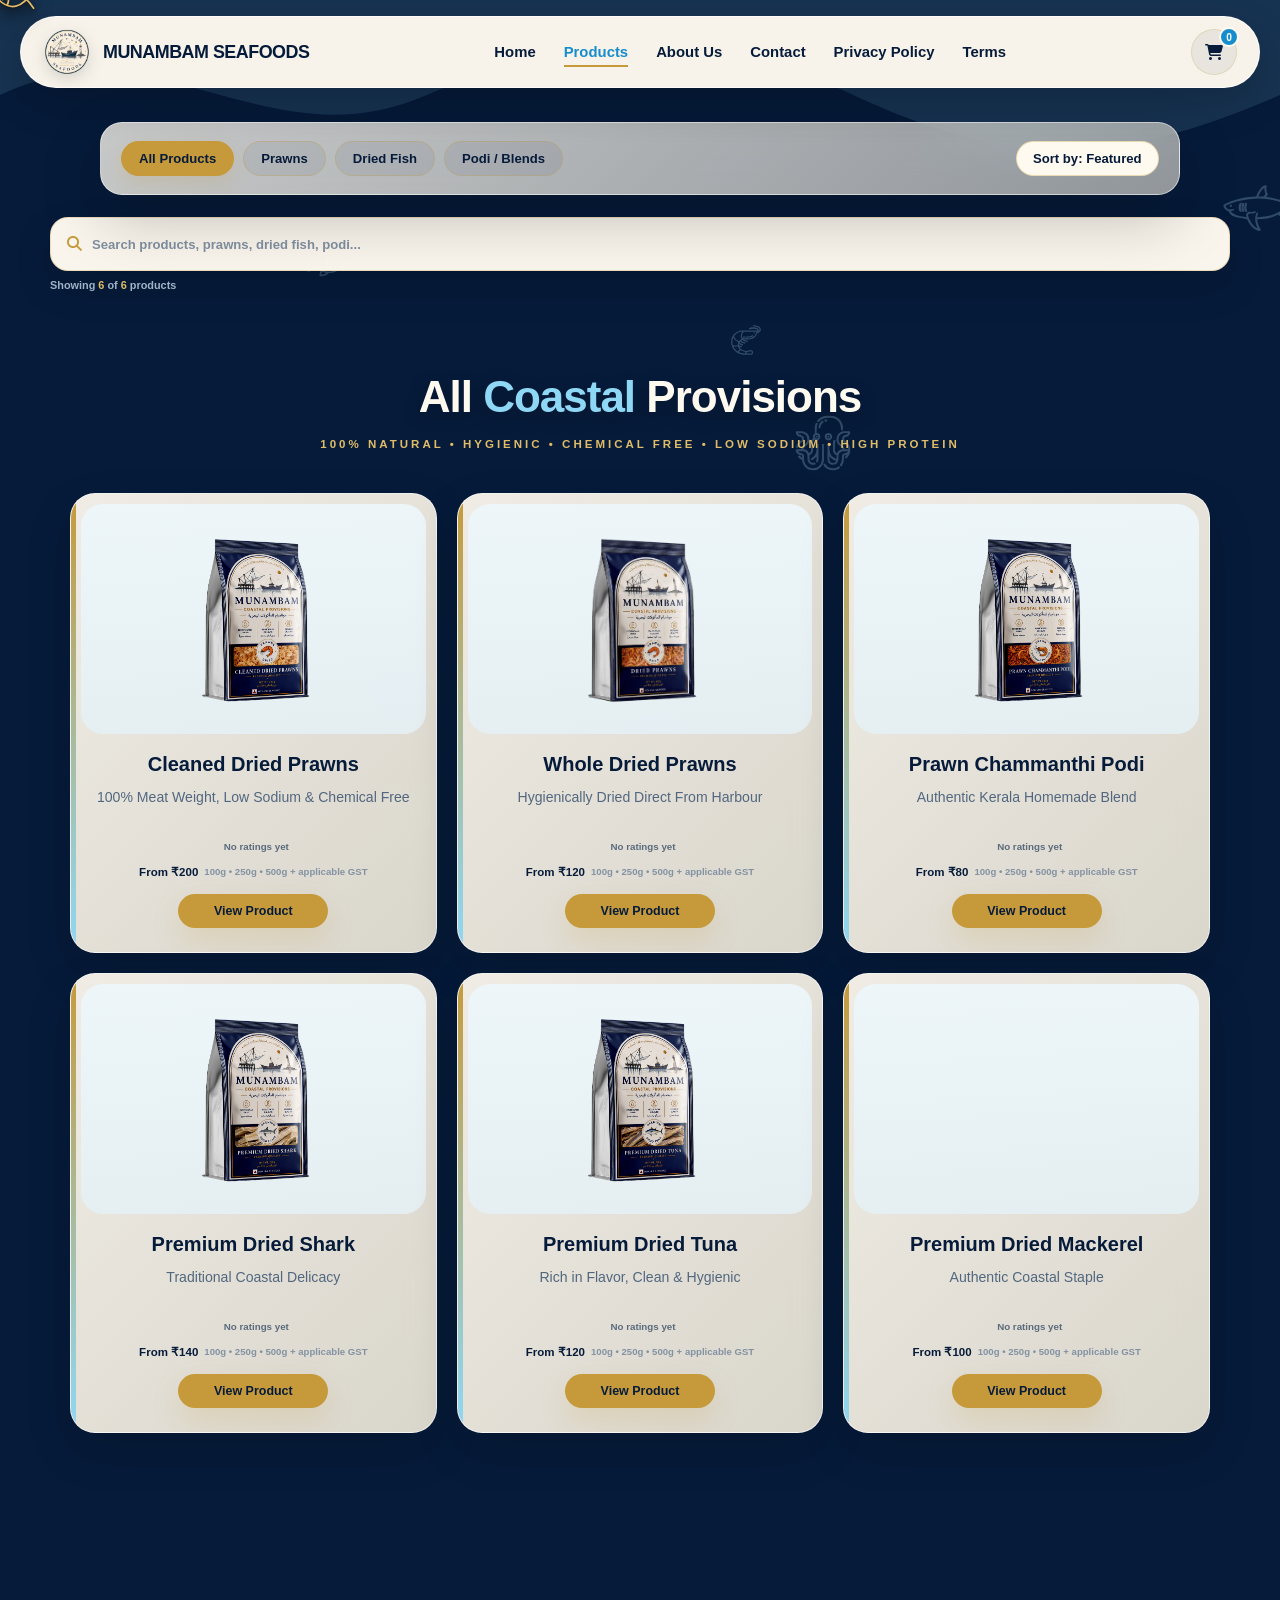
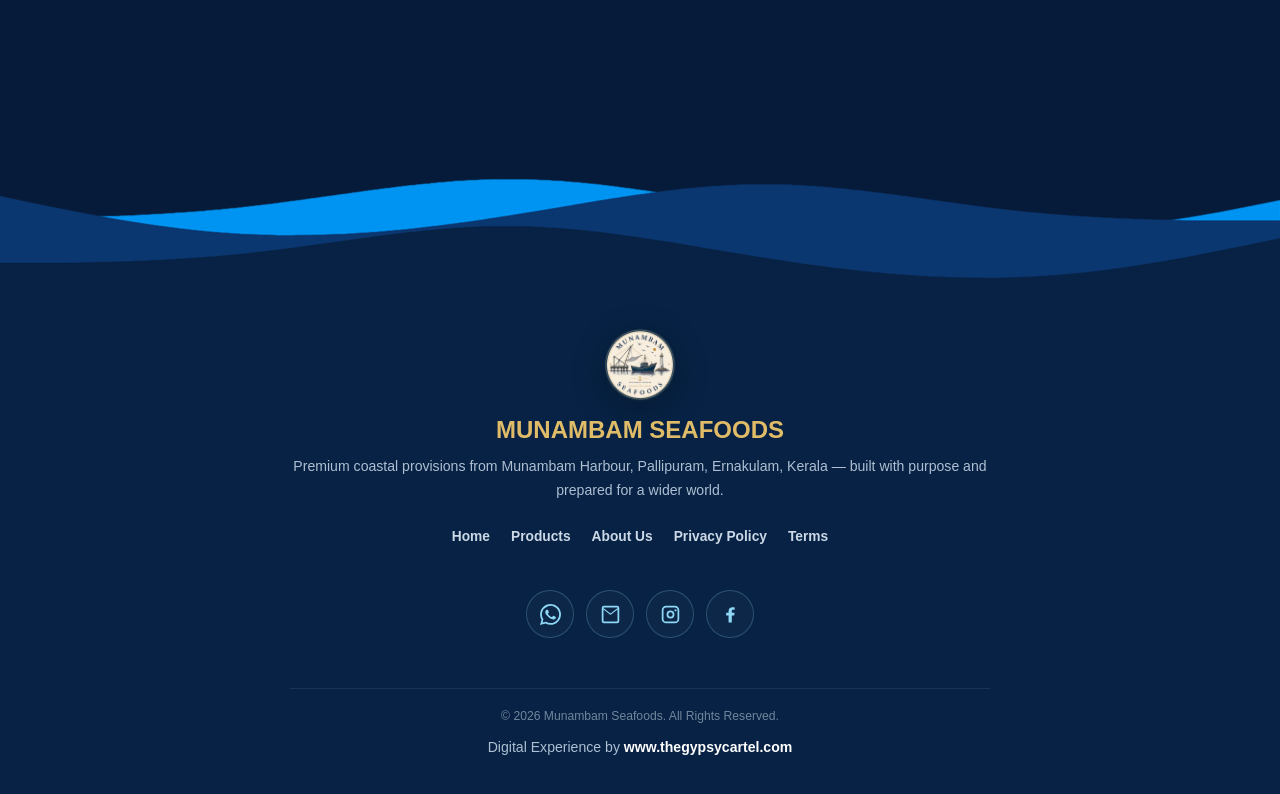
<file: products/indexnew.html>
<!DOCTYPE html>
<html lang="en">

<head>

    <meta charset="UTF-8">

    <meta
        name="viewport"
        content="width=device-width, initial-scale=1.0"
    >


    <!-- =========================================================
         PAGE-LEVEL SECURITY CONTROLS
         Security is implemented at page/code level — not as a
         separate navigation page.
    ========================================================== -->
    <meta http-equiv="Content-Security-Policy"
          content="default-src 'self'; script-src 'self' 'unsafe-inline'; style-src 'self' 'unsafe-inline' https://fonts.googleapis.com https://cdnjs.cloudflare.com; font-src 'self' https://fonts.gstatic.com https://cdnjs.cloudflare.com data:; img-src 'self' data: https:; connect-src 'self'; object-src 'none'; base-uri 'self'; form-action 'self' https://wa.me; upgrade-insecure-requests;">
    <meta name="referrer" content="strict-origin-when-cross-origin">
    <meta http-equiv="Permissions-Policy"
          content="camera=(), microphone=(), geolocation=(), payment=(), usb=(), accelerometer=(), gyroscope=(), magnetometer=()">

    <title>
        All Products | Munambam Seafoods | Buy Fresh & Premium Seafood Online
    </title>

    <meta
        name="title"
        content="All Products | Munambam Seafoods | Buy Fresh & Premium Seafood Online"
    >

    <meta
        name="description"
        content="Explore our wide range of authentic Munambam protein-rich, hygienic dried fish, prawns, shark, tuna, mackerel, and homemade podi. Direct from Munambam Harbour."
    >

    <meta
        name="keywords"
        content="Munambam Seafoods, dried prawns, dried fish, dried shark, dried tuna, dried mackerel, prawn podi, Munambam Harbour seafood"
    >

    <meta
        name="robots"
        content="index, follow, max-image-preview:large"
    >

    <link
        rel="canonical"
        href="https://www.munambamseafoods.online/products/"
    >


    <!-- =========================
         OPEN GRAPH
    ========================== -->

    <meta
        property="og:type"
        content="website"
    >

    <meta
        property="og:url"
        content="https://www.munambamseafoods.online/products/"
    >

    <meta
        property="og:title"
        content="All Products | Munambam Seafoods"
    >

    <meta
        property="og:description"
        content="Premium seafood and authentic coastal provisions directly from Munambam Harbour."
    >

    <meta
        property="og:image"
        content="https://www.munambamseafoods.online/assets/MUNAMBAM_Seafood_Logo_HQ.png"
    >


    <!-- =========================
         ICONS
    ========================== -->

    <link
        rel="apple-touch-icon"
        sizes="180x180"
        href="/assets/icon/apple-touch-icon.png"
    >

    <link
        rel="icon"
        type="image/png"
        sizes="32x32"
        href="/assets/icon/favicon-32x32.png"
    >

    <link
        rel="icon"
        type="image/png"
        sizes="16x16"
        href="/assets/icon/favicon-16x16.png"
    >

    <link
        rel="manifest"
        href="/assets/icon/site.webmanifest"
    >

    <link
        rel="icon"
        type="image/x-icon"
        href="/assets/icon/favicon.ico"
    >


    <!-- =========================
         FONTS
    ========================== -->

    <link
        rel="preconnect"
        href="https://fonts.googleapis.com"
    >

    <link
        rel="preconnect"
        href="https://fonts.gstatic.com"
        crossorigin
    >

    <link
        href="https://fonts.googleapis.com/css2?family=Plus+Jakarta+Sans:wght@400;500;600;700;800&family=Space+Grotesk:wght@500;700&display=swap"
        rel="stylesheet"
    >


    <!-- =========================
         FONT AWESOME
    ========================== -->

    <link
        rel="stylesheet"
        href="https://cdnjs.cloudflare.com/ajax/libs/font-awesome/6.4.0/css/all.min.css"
    >


    <style>

/* =========================================================
   MUNAMBAM SEAFOODS — CUSTOM FISH CURSOR
   Desktop/fine pointer: fish cursor only.
   Touch/coarse pointer: native cursor fallback.
   ========================================================= */
html,
body {
    cursor: none !important;
}

@media (hover: hover) and (pointer: fine) {
    html,
    body,
    body *,
    body *::before,
    body *::after,
    a,
    a:link,
    a:visited,
    a:hover,
    a:active,
    a:focus,
    button,
    button:hover,
    button:active,
    button:focus,
    input,
    textarea,
    select,
    label,
    summary,
    [role="button"],
    [onclick],
    [tabindex],
    .btn,
    .filter-btn,
    .offer-btn {
        cursor: none !important;
    }

    #fish-cursor {
        display: block !important;
    }
}

#fish-cursor {
    position: fixed !important;
    left: 0;
    top: 0;
    width: 44px;
    height: 27px;
    pointer-events: none !important;
    z-index: 2147483647 !important;
    transform: translate3d(-6px, -14px, 0);
    will-change: transform;
}

#fish-cursor svg {
    display: block;
    width: 44px;
    height: 27px;
    filter:
        drop-shadow(0 1px 0 rgba(18,24,32,.95))
        drop-shadow(0 2px 2px rgba(18,24,32,.72))
        drop-shadow(0 5px 6px rgba(0,0,0,.42))
        drop-shadow(0 9px 10px rgba(0,0,0,.20));
}

@media (hover: none) and (pointer: coarse) {
    html,
    body,
    body *,
    body *::before,
    body *::after,
    a,
    button,
    input,
    textarea,
    select,
    label,
    summary,
    [role="button"],
    [onclick],
    [tabindex] {
        cursor: auto !important;
    }

    #fish-cursor {
        display: none !important;
    }
}





        :root {
            --navy: #061b3a;
            --navy-2: #09274d;
            --navy-3: #0d315c;
            --blue: #168dcc;
            --light-blue: #dff4ff;
            --sky: #bfe8fb;
            --gold: #c69a3a;
            --gold-light: #e0bc68;
            --cream: #fffaf0;
            --cream-2: #f7f0df;
            --white: #ffffff;
            --black: #101820;
            --text: #24364d;
            --muted: #62738a;
            --border: rgba(198,154,58,0.28);
            --shadow: 0 20px 55px rgba(6,27,58,0.12);
            --shadow-dark: 0 24px 60px rgba(0,0,0,0.20);
            --radius: 24px;
            --max: 1180px;
            --heading: "Segoe UI", Arial, sans-serif;
            --body: "Segoe UI", Arial, sans-serif;
        }

        *, *::before, *::after {
            box-sizing: border-box;
        }

        html {
            scroll-behavior: smooth;
        }

        body {
            margin: 0;
            min-height: 100vh;
            font-family: var(--body);
            color: var(--text);
            background: var(--navy);
            overflow-x: hidden;
        }

        @media (hover: hover) and (pointer: fine) {
            body {
                cursor: none !important;
            }
        }

        a, button, input, textarea, select {
            cursor: none !important;
        }

        img {
            max-width: 100%;
        }

        a {
            color: inherit;
        }

        /* CUSTOM CURSOR */
        

        /* =========================================================
           MOVING OCEAN OBJECTS
        ========================================================= */

        .ocean-layer {
            position: fixed;

            inset: 0;

            width: 100%;
            height: 100%;

            overflow: hidden;

            pointer-events: none;

            z-index: 1;
        }

        .creature {
            position: absolute;

            display: block;

            pointer-events: none;

            opacity: .24;

            will-change:
                transform;

            user-select: none;

            filter:
                brightness(0)
                saturate(100%)
                invert(82%)
                sepia(10%)
                saturate(750%)
                hue-rotate(158deg)
                brightness(105%)
                contrast(96%);
        }

        .creature img {
            display: block;

            width: 100%;
            height: 100%;

            object-fit: contain;

            pointer-events: none;

            user-select: none;

            -webkit-user-drag: none;
        }

        .wave-decoration {
            position: absolute;

            left: 0;
            top: 0;

            width: 100%;
            height: 180px;

            opacity: .13;

            pointer-events: none;
        }

        .wave-decoration svg {
            display: block;

            width: 100%;
            height: 100%;
        }


        
/* Product page uses About page ocean objects. */
/* NAVIGATION — same visual language as Home */
        nav {
            position: sticky;
            top: 16px;
            z-index: 5000;
            width: min(calc(100% - 32px), 1240px);
            margin: 16px auto 0;
            min-height: 72px;
            padding: 10px 22px;
            display: flex;
            align-items: center;
            justify-content: space-between;
            gap: 25px;
            background: rgba(255,255,255,0.94);
            border: 1px solid rgba(255,255,255,0.85);
            border-radius: 50px;
            box-shadow: 0 12px 35px rgba(6,27,58,0.12);
            backdrop-filter: blur(12px);
            -webkit-backdrop-filter: blur(12px);
        }

        .logo-container {
            display: flex;
            align-items: center;
            gap: 12px;
            text-decoration: none;
            flex-shrink: 0;
        }

        .logo-container img {
            width: 48px;
            height: 48px;
            object-fit: contain;
            filter: drop-shadow(0 5px 8px rgba(0,0,0,0.12));
            transition: transform .25s ease;
            -webkit-user-drag: none;
        }

        .logo-container:hover img {
            transform: scale(1.06);
        }

        .brand-name {
            font-family: var(--heading);
            font-size: 1.12rem;
            font-weight: 800;
            letter-spacing: -0.5px;
            color: var(--navy);
            white-space: nowrap;
        }

        .nav-links {
            display: flex;
            align-items: center;
            gap: 28px;
        }

        .nav-links a {
            position: relative;
            text-decoration: none;
            color: var(--navy);
            font-size: .93rem;
            font-weight: 650;
            padding: 10px 0;
            transition: color .2s ease;
        }

        .nav-links a::after {
            content: "";
            position: absolute;
            left: 0;
            bottom: 3px;
            width: 0;
            height: 2px;
            background: var(--gold);
            transition: width .2s ease;
        }

        .nav-links a:hover,
        .nav-links a.active {
            color: var(--blue);
        }

        .nav-links a:hover::after,
        .nav-links a.active::after {
            width: 100%;
        }

        /* ALWAYS-VISIBLE SHOPPING CART */
        .cart-link{position:relative;width:46px;height:46px;flex:0 0 46px;display:inline-flex;align-items:center;justify-content:center;color:var(--navy);background:rgba(6,27,58,.06);border:1px solid rgba(198,154,58,.22);border-radius:50%;text-decoration:none;transition:.2s ease}
        .cart-link:hover{background:var(--gold);transform:translateY(-2px)}
        .cart-count{position:absolute;top:-3px;right:-3px;min-width:20px;height:20px;padding:0 5px;display:grid;place-items:center;border-radius:20px;background:var(--blue);color:#fff;font-size:.64rem;font-weight:800;border:2px solid var(--cream)}
        .card-rating{display:flex;align-items:center;justify-content:center;gap:6px;margin:-5px 0 10px;color:#f4b400;font-size:.76rem;letter-spacing:1px}
        .card-rating .rating-label{color:#718398;font-size:.61rem;letter-spacing:0;font-weight:700}

.card-rating .rating-count{color:#8a9aab;font-weight:650;margin-left:2px}
.card-rating .rating-label{color:#5a6b7c!important;font-weight:700}


        /* FILTER / SORT */
        .controls-container {
            position: relative;
            z-index: 3;
            width: min(calc(100% - 40px), 1180px);
            margin: 46px auto 0;
            padding: 0;
            display: flex;
            justify-content: space-between;
            align-items: center;
            gap: 18px;
            flex-wrap: wrap;
        }

        .filter-buttons {
            display: flex;
            gap: 9px;
            flex-wrap: wrap;
        }

        .filter-btn,
        .sort-dropdown {
            font-family: var(--body);
            font-weight: 700;
            font-size: .82rem;
            border-radius: 50px;
            transition: .2s ease;
        }

        .filter-btn {
            appearance: none;
            border: 1px solid rgba(255,250,240,.35);
            background: rgba(255,250,240,.08);
            color: var(--cream);
            padding: 9px 17px;
        }

        .filter-btn:hover,
        .filter-btn.active {
            background: var(--gold);
            color: var(--navy);
            border-color: var(--gold);
            box-shadow: 0 7px 18px rgba(198,154,58,.18);
        }

        .sort-dropdown {
            appearance: none;
            background: var(--cream);
            color: var(--navy);
            border: 1px solid rgba(198,154,58,.35);
            padding: 9px 16px;
            outline: none;
        }

        .sort-dropdown:focus {
            border-color: var(--gold);
            box-shadow: 0 0 0 3px rgba(198,154,58,.12);
        }

        /* PREMIUM PRODUCT SEARCH */
        .product-search-row{position:relative;z-index:3;width:min(calc(100% - 40px),1180px);margin:22px auto 0;display:flex;align-items:center;gap:12px}
        .product-search{display:flex;align-items:center;gap:10px;min-height:54px;padding:0 16px;border-radius:18px;background:rgba(255,250,240,.98);border:1px solid rgba(198,154,58,.28);box-shadow:0 16px 38px rgba(0,0,0,.14)}
        .product-search i{color:var(--gold);font-size:.95rem;flex:0 0 auto}
        .product-search input{width:100%;border:0;outline:0;background:transparent;color:var(--navy);font:600 .82rem var(--body);padding:14px 0}
        .product-search input::placeholder{color:#8190a0}
        .search-clear{display:none;width:32px;height:32px;border:0;border-radius:50%;background:rgba(6,27,58,.07);color:var(--navy);font-size:.75rem}
        .search-clear.show{display:grid;place-items:center}
        .search-meta{margin-top:8px;color:#9fb4c8;font-size:.68rem;font-weight:650;text-align:left}
        .search-meta strong{color:var(--gold-light)}
        .no-results{display:none;text-align:center;padding:55px 20px;color:#b9cada}
        .no-results.show{display:block}
        .no-results i{font-size:2rem;color:var(--gold);margin-bottom:12px}
        .no-results h2{margin:0 0 8px;color:var(--cream);font:800 1.2rem var(--heading)}
        .no-results p{margin:0;font-size:.75rem;line-height:1.7}
        .card-price{display:inline-flex;align-items:center;justify-content:center;gap:6px;margin:-3px 0 15px;color:var(--navy);font-size:.72rem;font-weight:800}
        .card-price small{color:#8392a3;font-weight:650}

        /* PRODUCTS */
        .products-section {
            position: relative;
            z-index: 2;
            width: min(calc(100% - 40px), 1180px);
            margin: 24px auto 0;
            padding: 42px 0 80px;
        }

        .section-title {
            margin: 0;
            text-align: center;
            color: var(--cream);
            font-family: var(--heading);
            font-size: clamp(2rem, 4vw, 2.7rem);
            line-height: 1.1;
            letter-spacing: -1px;
            font-weight: 800;
        }

        .section-subtitle {
            max-width: 760px;
            margin: 14px auto 38px;
            text-align: center;
            color: var(--gold-light);
            font-size: .9rem;
            line-height: 1.7;
            font-weight: 700;
            letter-spacing: 1.5px;
            text-transform: uppercase;
        }

        .grid {
            display: grid;
            grid-template-columns: repeat(3, minmax(0, 1fr));
            gap: 24px;
        }

        .card {
            position: relative;
            min-width: 0;
            overflow: hidden;
            padding: 10px 10px 22px;
            background: var(--cream);
            border: 1px solid rgba(255,255,255,.78);
            border-radius: 28px;
            text-align: center;
            box-shadow: var(--shadow-dark);
            transition: transform .25s ease, box-shadow .25s ease;
        }

        .card:hover {
            transform: translate3d(0,-8px,0);
            box-shadow: 0 28px 65px rgba(0,0,0,.26);
        }

        .card img {
            width: 100%;
            height: 230px;
            object-fit: contain;
            display: block;
            margin: 0 0 18px;
            padding: 18px;
            border-radius: 22px;
            background: linear-gradient(180deg, #edf6fa 0%, #e5f1f6 100%);
            -webkit-user-drag: none;
            user-select: none;
        }

        .card h2 {
            margin: 0 12px 9px;
            color: var(--navy);
            font-family: var(--heading);
            font-size: 1.15rem;
            line-height: 1.25;
            font-weight: 800;
        }

        .card p {
            margin: 0 14px 18px;
            min-height: 42px;
            color: var(--muted);
            font-size: .78rem;
            line-height: 1.55;
        }

        .btn-order {
            display: inline-flex;
            align-items: center;
            justify-content: center;
            gap: 7px;
            min-width: 135px;
            padding: 10px 18px;
            border-radius: 50px;
            background: var(--navy);
            color: var(--white);
            text-decoration: none;
            font-weight: 800;
            font-size: .78rem;
            box-shadow: 0 7px 18px rgba(6,27,58,.18);
            transition: background .2s ease, transform .2s ease, box-shadow .2s ease;
        }

        .btn-order:hover {
            background: var(--gold);
            color: var(--navy);
            transform: translate3d(0,-2px,0);
            box-shadow: 0 10px 22px rgba(198,154,58,.24);
        }

        /* FOOTER — same theme */
        .footer-wrapper {
            position: relative;
            z-index: 3;
            margin-top: 20px;
            background: var(--navy);
            color: var(--white);
            overflow: hidden;
        }

        .ocean-waves {
            position: absolute;
            top: -1px;
            left: 0;
            width: 100%;
            height: 70px;
            overflow: hidden;
            line-height: 0;
        }

        .ocean-waves svg {
            display: block;
            width: calc(100% + 1.3px);
            height: 70px;
        }

        footer {
            padding: 72px 20px 32px;
            text-align: center;
        }

        footer h3 {
            margin: 0;
            color: var(--gold-light);
            font-family: var(--heading);
            font-size: 1.5rem;
        }

        footer p {
            margin: 9px auto 0;
            max-width: 700px;
            color: #aebfd2;
            font-size: .88rem;
            line-height: 1.7;
        }

        .footer-links {
            display: flex;
            flex-wrap: wrap;
            justify-content: center;
            gap: 20px;
            margin: 24px 0;
        }

        .footer-links a {
            color: #cbd8e6;
            text-decoration: none;
            font-size: .88rem;
            transition: color .2s ease;
        }

        .footer-links a:hover {
            color: var(--gold-light);
        }

        .social-icons {
            display: flex;
            justify-content: center;
            gap: 14px;
            margin: 20px 0;
        }

        .social-icons a {
            display: flex;
            align-items: center;
            justify-content: center;
            width: 42px;
            height: 42px;
            border-radius: 50%;
            color: var(--white);
            background: rgba(255,255,255,.08);
            border: 1px solid rgba(255,255,255,.1);
            text-decoration: none;
            transition: background .2s ease, transform .2s ease;
        }

        .social-icons a:hover {
            background: var(--blue);
            transform: translate3d(0,-3px,0);
        }

        /* MOBILE */
        @media (max-width: 900px) {
            .grid {
                grid-template-columns: repeat(2, minmax(0,1fr));
                gap: 18px;
            }

            .card img {
                height: 210px;
            }
        }

        @media (max-width: 768px) {
            nav {
                width: calc(100% - 20px);
                top: 10px;
                margin-top: 10px;
                min-height: 62px;
                padding: 8px 14px;
                border-radius: 28px;
            }

            .brand-name {
                font-size: 1rem;
            }

            .logo-container img {
                width: 42px;
                height: 42px;
            }

            .nav-links {
                display: none;
            }

            .nav-toggle {
                display: inline-flex;
            }

            .controls-container {
                width: calc(100% - 28px);
                margin-top: 32px;
                justify-content: center;
            }

            .filter-buttons {
                justify-content: center;
            }

            .sort-dropdown {
                width: 100%;
                text-align: center;
            }

            .products-section {
                width: calc(100% - 28px);
                padding: 35px 0 60px;
            }

            .section-title {
                font-size: 2rem;
            }

            .section-subtitle {
                font-size: .7rem;
                margin-bottom: 26px;
            }

            footer {
                padding: 60px 15px 28px;
            }
        }

        @media (max-width: 620px) {
            body {
                background: var(--navy);
            }

            .grid {
                grid-template-columns: 1fr;
                gap: 18px;
            }

            .card img {
                height: 230px;
            }

            .filter-buttons {
                gap: 7px;
            }

            .filter-btn {
                padding: 8px 13px;
                font-size: .74rem;
            }

            .section-title {
                font-size: 1.75rem;
            }

            .brand-name {
                font-size: .9rem;
            }
        }

        @media (hover:none) and (pointer:coarse) {
            html,
            body,
            body *,
            body *::before,
            body *::after,
            a,
            button,
            input,
            textarea,
            select,
            label,
            summary,
            [role="button"],
            [onclick],
            [tabindex] {
                cursor: auto !important;
            }

            #fish-cursor {
                display: none !important;
            }
        }

        @media (prefers-reduced-motion: reduce) {
            html {
                scroll-behavior: auto;
            }

            *, *::before, *::after {
                animation-duration: .01ms !important;
                animation-iteration-count: 1 !important;
                transition-duration: .01ms !important;
            }
        }


        /* =========================================================
           PRODUCTS — READABLE NAVY / BLUE / BLACK SYSTEM
           No yellow/gold text highlights
        ========================================================== */

        .nav-links a::after {
            background: #168dcc !important;
        }

        .nav-links a:hover,
        .nav-links a.active {
            color: #168dcc !important;
        }

        .filter-btn {
            border-color: rgba(191,232,251,.28) !important;
            background: rgba(223,244,255,.08) !important;
            color: #eaf7ff !important;
        }

        .filter-btn:hover,
        .filter-btn.active {
            background: #168dcc !important;
            color: #ffffff !important;
            border-color: #168dcc !important;
            box-shadow: 0 7px 18px rgba(22,141,204,.20) !important;
        }

        .sort-dropdown {
            color: #061b3a !important;
            border-color: rgba(22,141,204,.30) !important;
        }

        .sort-dropdown:focus {
            border-color: #168dcc !important;
            box-shadow: 0 0 0 3px rgba(22,141,204,.12) !important;
        }

        .section-title {
            color: #ffffff !important;
        }

        .section-subtitle {
            color: #bfe8fb !important;
            letter-spacing: 1.2px !important;
        }

        .card {
            background: rgba(255,250,240,.94) !important;
            border-color: rgba(255,255,255,.82) !important;
        }

        .card h2 {
            color: #061b3a !important;
        }

        .card p {
            color: #111827 !important;
        }

        .btn-order {
            background: #061b3a !important;
            color: #ffffff !important;
        }

        .btn-order:hover {
            background: #168dcc !important;
            color: #ffffff !important;
            box-shadow: 0 10px 22px rgba(22,141,204,.22) !important;
        }

        .footer-wrapper {
            background: #061b3a !important;
        }

        footer h3 {
            color: #ffffff !important;
        }

        footer p {
            color: #bfe8fb !important;
        }

        .footer-links a {
            color: #dbeaf4 !important;
        }

        .footer-links a:hover {
            color: #8fd5f5 !important;
        }

        .social-icons a:hover {
            background: #168dcc !important;
        }

        .ocean-waves path {
            fill: #061b3a !important;
        }

    
        /* =========================================================
           PREMIUM WAVY FOOTER
        ========================================================= */

        .footer {
            position:
                relative;

            z-index:
                3;

            background:
                var(--navy);

            color:
                var(--white);

            padding:
                142px 20px 34px;

            text-align:
                center;

            overflow:
                hidden;
        }

        /*
           PREMIUM REAL SEA TIDE — 3 OCEAN LAYERS
           Deep navy + ocean blue + light blue.
           No gold. No flat/straight divider.
           The three ribbons follow different curves so the footer
           enters the page like a natural rolling sea.
        */

        .footer-wave-navy,
        .footer-wave-blue,
        .footer-wave-light {
            position: absolute;
            left: -3%;
            width: 106%;
            pointer-events: none;
            overflow: hidden;
            line-height: 0;
        }

        /* Layer 1 — deep navy tide */
        .footer-wave-navy {
            top: -4px;
            height: 170px;
            z-index: 1;
        }

        .footer-wave-navy svg {
            display: block;
            width: 100%;
            height: 170px;
        }

        /* Layer 2 — normal ocean blue tide */
        .footer-wave-blue {
            top: 10px;
            height: 154px;
            z-index: 2;
        }

        .footer-wave-blue svg {
            display: block;
            width: 100%;
            height: 154px;
        }

        /* Layer 3 — light-blue surface crest */
        .footer-wave-light {
            top: 22px;
            height: 138px;
            z-index: 3;
        }

        .footer-wave-light svg {
            display: block;
            width: 100%;
            height: 132px;
        }

        .footer-content {
            position:
                relative;

            z-index:
                5;

            max-width:
                850px;

            margin:
                0 auto;
        }

        .footer-logo {
            width:
                76px;

            height:
                76px;

            object-fit:
                contain;

            margin-bottom:
                13px;

            filter:
                drop-shadow(
                    0 8px 16px
                    rgba(0,0,0,.25)
                );
        }

        .footer h3 {
            margin:
                0;

            color:
                var(--gold-light);

            font-size:
                1.5rem;

            font-weight:
                800;
        }

        .footer p {
            margin:
                10px auto 0;

            max-width:
                700px;

            color:
                #aebfd2;

            font-size:
                .88rem;

            line-height:
                1.7;
        }

        .footer-links {
            display:
                flex;

            flex-wrap:
                wrap;

            justify-content:
                center;

            gap:
                21px;

            margin:
                25px 0;
        }

        .footer-links a {
            color:
                #e2edf6;

            text-decoration:
                none;

            font-size:
                .86rem;

            font-weight:
                650;

            transition:
                color .2s ease;
        }

        .footer-links a:hover {
            color:
                var(--gold-light);
        }

        .footer-contact {
            display:
                flex;

            justify-content:
                center;

            flex-wrap:
                wrap;

            gap:
                12px;

            margin:
                20px 0;
        }

        /* ICON-ONLY SOCIAL / CONTACT LINKS */
        .contact-link {
            width: 48px;
            height: 48px;
            padding: 0;

            display: inline-flex;
            align-items: center;
            justify-content: center;

            border: 1px solid rgba(142,216,245,.24);
            border-radius: 50%;

            color: var(--light-blue);
            background: rgba(255,255,255,.025);

            text-decoration: none;

            transition:
                transform .22s ease,
                background .22s ease,
                border-color .22s ease,
                color .22s ease,
                box-shadow .22s ease;
        }

        .contact-link svg {
            width: 21px;
            height: 21px;
            display: block;
            fill: currentColor;
            stroke: currentColor;
            stroke-width: 0;
            transition: transform .22s ease;
        }

        .contact-link:hover {
            background: rgba(142,216,245,.10);
            border-color: var(--light-blue);
            color: var(--white);
            transform: translate3d(0,-3px,0);
            box-shadow: 0 10px 24px rgba(0,0,0,.20);
        }

        .contact-link:hover svg {
            transform: scale(1.08);
        }

        .contact-link:focus-visible {
            outline: 2px solid var(--light-blue);
            outline-offset: 4px;
        }

        .copyright {
            margin-top:
                30px !important;

            padding-top:
                18px;

            border-top:
                1px solid
                rgba(255,255,255,.08);

            font-size:
                .76rem !important;

            color:
                #71869c !important;
        }




        /* =========================================================
           FINAL FOOTER STABILITY / REFERENCE MATCH
           Keeps the supplied 3-layer sea-wave footer intact while
           preventing content overlap and layout cracking.
        ========================================================= */
        .footer{
            position:relative;
            z-index:3;
            display:block;
            width:100%;
            min-height:500px;
            margin:20px 0 0;
            padding:142px 20px 34px;
            background:#061b3a;
            color:#fff;
            text-align:center;
            overflow:hidden;
            isolation:isolate;
        }

        .footer-wave-navy,
        .footer-wave-blue,
        .footer-wave-light{
            position:absolute;
            left:-3%;
            width:106%;
            pointer-events:none;
            overflow:hidden;
            line-height:0;
            transform:translateZ(0);
        }

        .footer-wave-navy{ top:-4px; height:170px; z-index:1; }
        .footer-wave-blue{ top:10px; height:154px; z-index:2; }
        .footer-wave-light{ top:22px; height:138px; z-index:3; }

        .footer-wave-navy svg,
        .footer-wave-blue svg,
        .footer-wave-light svg{
            display:block;
            width:100%;
            height:100%;
            max-width:none;
        }

        .footer-content{
            position:relative;
            z-index:5;
            width:min(100%,850px);
            margin:0 auto;
            display:flex;
            flex-direction:column;
            align-items:center;
            justify-content:flex-start;
            text-align:center;
        }

        .footer-logo{
            display:block;
            width:76px;
            height:76px;
            max-width:76px;
            object-fit:contain;
            flex:0 0 auto;
            margin:0 auto 13px;
            filter:drop-shadow(0 8px 16px rgba(0,0,0,.25));
        }

        .footer h3{
            display:block;
            margin:0;
            padding:0;
            color:#e0bc68;
            font-size:1.5rem;
            line-height:1.2;
            font-weight:800;
        }

        .footer p{
            display:block;
            margin:10px auto 0;
            max-width:700px;
            color:#bfe8fb;
            font-size:.88rem;
            line-height:1.7;
        }

        .footer-links{
            display:flex;
            flex-wrap:wrap;
            align-items:center;
            justify-content:center;
            gap:21px;
            width:100%;
            margin:25px 0;
        }

        .footer-links a{
            display:inline-block;
            color:#e2edf6;
            text-decoration:none;
            font-size:.86rem;
            font-weight:650;
            line-height:1.3;
            white-space:nowrap;
            transition:color .2s ease, transform .2s ease;
        }

        .footer-links a:hover{ color:#e0bc68; }

        .footer-contact{
            display:flex;
            align-items:center;
            justify-content:center;
            flex-wrap:wrap;
            gap:12px;
            width:100%;
            margin:20px 0 0;
        }

        .contact-link{
            width:48px;
            height:48px;
            min-width:48px;
            min-height:48px;
            padding:0;
            display:inline-flex;
            align-items:center;
            justify-content:center;
            border:1px solid rgba(142,216,245,.24);
            border-radius:50%;
            color:#8ed8f5;
            background:rgba(255,255,255,.025);
            text-decoration:none;
            flex:0 0 48px;
            transition:transform .22s ease,background .22s ease,border-color .22s ease,color .22s ease,box-shadow .22s ease;
        }

        .contact-link svg{
            display:block;
            width:21px;
            height:21px;
            max-width:21px;
            max-height:21px;
            fill:currentColor;
            stroke:currentColor;
            stroke-width:0;
            flex:0 0 21px;
        }

        .contact-link:hover{
            background:rgba(142,216,245,.10);
            border-color:#8ed8f5;
            color:#fff;
            transform:translate3d(0,-3px,0);
            box-shadow:0 10px 24px rgba(0,0,0,.20);
        }

        .copyright{
            width:100%;
            margin:30px 0 0 !important;
            padding:18px 0 0;
            border-top:1px solid rgba(255,255,255,.08);
            color:#71869c !important;
            font-size:.76rem !important;
            line-height:1.5 !important;
        }

        #productGrid .card[hidden]{ display:none !important; }

        @media (max-width:620px){
            .footer{
                min-height:0;
                margin-top:14px;
                padding:120px 15px 25px;
            }
            .footer-content{ width:100%; }
            .footer-links{ gap:14px; margin:22px 0; }
            .footer-contact{ gap:10px; margin-top:18px; }
            .contact-link{
                width:44px;
                height:44px;
                min-width:44px;
                min-height:44px;
                flex-basis:44px;
            }
            .contact-link svg{
                width:19px;
                height:19px;
                max-width:19px;
                max-height:19px;
                flex-basis:19px;
            }
        }

            .section-title .coastal-word {
            color: #8ed8f5 !important;
        }


        .nav-right{display:flex;align-items:center;gap:24px;min-width:0;margin-left:auto}


/* HOME-MATCHED NAV — logo | links | cart (space-between) */
nav, .site-nav {
    position: sticky;
    top: 16px;
    z-index: 5000;
    width: min(calc(100% - 32px), 1240px);
    margin: 16px auto 0;
    min-height: 72px;
    padding: 10px 22px;
    display: flex;
    align-items: center;
    justify-content: space-between;
    gap: 25px;
    background: rgba(255,250,240,.97);
    border: 1px solid rgba(255,255,255,.86);
    border-radius: 50px;
    box-shadow: 0 15px 40px rgba(0,0,0,.20);
    backdrop-filter: blur(14px);
    -webkit-backdrop-filter: blur(14px);
}
.logo-container, .brand {
    display: flex;
    align-items: center;
    gap: 12px;
    text-decoration: none;
    flex-shrink: 0;
}
.logo-container img, .brand img {
    width: 48px;
    height: 48px;
    object-fit: contain;
    filter: drop-shadow(0 5px 8px rgba(0,0,0,.12));
}
.brand-name, .brand-text {
    color: var(--navy);
    font-size: 1.12rem;
    font-weight: 800;
    letter-spacing: -.5px;
    white-space: nowrap;
}
.nav-right {
    /* flatten: children participate in nav space-between */
    display: contents;
}
.nav-links {
    display: flex;
    align-items: center;
    gap: 28px;
    flex-wrap: nowrap;
    white-space: nowrap;
}
.nav-links a {
    position: relative;
    color: var(--navy);
    text-decoration: none;
    font-size: .93rem;
    font-weight: 700;
    padding: 10px 0;
    white-space: nowrap;
}
.nav-links a::after {
    content: "";
    position: absolute;
    left: 0;
    bottom: 3px;
    width: 0;
    height: 2px;
    background: var(--gold, #c69a3a);
    transition: width .2s ease;
}
.nav-links a:hover,
.nav-links a.active {
    color: var(--blue, #168dcc);
}
.nav-links a:hover::after,
.nav-links a.active::after {
    width: 100%;
}
.cart-link {
    position: relative;
    width: 46px;
    height: 46px;
    flex: 0 0 46px;
    display: inline-flex;
    align-items: center;
    justify-content: center;
    color: var(--navy);
    background: rgba(6,27,58,.06);
    border: 1px solid rgba(198,154,58,.22);
    border-radius: 50%;
    text-decoration: none;
    transition: .2s ease;
}
.cart-link:hover {
    background: var(--gold, #c69a3a);
    transform: translateY(-2px);
}
.cart-count {
    position: absolute;
    top: -3px;
    right: -3px;
    min-width: 20px;
    height: 20px;
    padding: 0 5px;
    display: grid;
    place-items: center;
    border-radius: 20px;
    background: var(--blue, #168dcc);
    color: #fff;
    font-size: .64rem;
    font-weight: 800;
    border: 2px solid var(--cream, #fffaf0);
}


/* =========================================================
   HAMBURGER + MOBILE SIDE DRAWER
   Same links as desktop. Visible only ≤850px.
========================================================= */

.nav-toggle {
    display: none;
    position: relative;
    width: 42px;
    height: 42px;
    flex: 0 0 42px;
    align-items: center;
    justify-content: center;
    margin: 0;
    padding: 0;
    border: 1px solid rgba(198,154,58,.22);
    border-radius: 50%;
    background: rgba(6,27,58,.06);
    color: var(--navy);
    cursor: none;
    transition: background .2s ease, transform .2s ease, border-color .2s ease;
    z-index: 5100;
}

.nav-toggle:hover {
    background: var(--gold);
    border-color: var(--gold);
    transform: translateY(-2px);
}

.nav-toggle:focus-visible {
    outline: 2px solid var(--gold);
    outline-offset: 3px;
}

.nav-toggle-bars {
    display: block;
    width: 18px;
    height: 14px;
    position: relative;
}

.nav-toggle-bars span {
    position: absolute;
    left: 0;
    width: 100%;
    height: 2px;
    border-radius: 2px;
    background: currentColor;
    transition: transform .28s ease, opacity .2s ease, top .28s ease;
}

.nav-toggle-bars span:nth-child(1) { top: 0; }
.nav-toggle-bars span:nth-child(2) { top: 6px; }
.nav-toggle-bars span:nth-child(3) { top: 12px; }

.nav-toggle[aria-expanded="true"] .nav-toggle-bars span:nth-child(1) {
    top: 6px;
    transform: rotate(45deg);
}

.nav-toggle[aria-expanded="true"] .nav-toggle-bars span:nth-child(2) {
    opacity: 0;
}

.nav-toggle[aria-expanded="true"] .nav-toggle-bars span:nth-child(3) {
    top: 6px;
    transform: rotate(-45deg);
}

.nav-drawer-backdrop {
    position: fixed;
    inset: 0;
    z-index: 6000;
    background: rgba(6, 27, 58, .55);
    backdrop-filter: blur(4px);
    -webkit-backdrop-filter: blur(4px);
    opacity: 0;
    visibility: hidden;
    pointer-events: none;
    transition: opacity .28s ease, visibility .28s ease;
}

.nav-drawer-backdrop.is-open {
    opacity: 1;
    visibility: visible;
    pointer-events: auto;
}

.nav-drawer {
    position: fixed;
    top: 0;
    right: 0;
    z-index: 6100;
    width: min(320px, 86vw);
    height: 100%;
    height: 100dvh;
    margin: 0;
    padding: 0;
    background: linear-gradient(
        165deg,
        rgba(255,250,240,.98),
        rgba(247,240,223,.96)
    );
    border-left: 1px solid rgba(255,255,255,.7);
    box-shadow: -18px 0 50px rgba(0,0,0,.28);
    transform: translate3d(105%, 0, 0);
    transition: transform .32s cubic-bezier(.22, 1, .36, 1);
    display: flex;
    flex-direction: column;
    overflow: hidden;
    visibility: hidden;
}

.nav-drawer.is-open {
    transform: translate3d(0, 0, 0);
    visibility: visible;
}

.nav-drawer-header {
    display: flex;
    align-items: center;
    justify-content: space-between;
    gap: 12px;
    padding: 18px 18px 14px;
    border-bottom: 1px solid rgba(198,154,58,.18);
    flex-shrink: 0;
}

.nav-drawer-brand {
    display: flex;
    align-items: center;
    gap: 10px;
    text-decoration: none;
    color: var(--navy);
    font-size: .95rem;
    font-weight: 800;
    letter-spacing: -.3px;
}

.nav-drawer-brand img {
    width: 40px;
    height: 40px;
    object-fit: contain;
}

.nav-drawer-close {
    width: 40px;
    height: 40px;
    flex: 0 0 40px;
    display: grid;
    place-items: center;
    border: 1px solid rgba(198,154,58,.22);
    border-radius: 50%;
    background: rgba(6,27,58,.06);
    color: var(--navy);
    cursor: none;
    transition: background .2s ease, transform .2s ease;
}

.nav-drawer-close:hover {
    background: var(--gold);
    transform: translateY(-1px);
}

.nav-drawer-close:focus-visible {
    outline: 2px solid var(--gold);
    outline-offset: 3px;
}

.nav-drawer-close svg {
    width: 18px;
    height: 18px;
    display: block;
}

.nav-drawer-links {
    flex: 1;
    overflow-y: auto;
    overscroll-behavior: contain;
    padding: 12px 14px 24px;
    display: flex;
    flex-direction: column;
    gap: 4px;
    -webkit-overflow-scrolling: touch;
}

.nav-drawer-links a {
    display: flex;
    align-items: center;
    min-height: 48px;
    padding: 12px 16px;
    border-radius: 14px;
    text-decoration: none;
    color: var(--navy);
    font-size: .95rem;
    font-weight: 700;
    transition: background .2s ease, color .2s ease;
}

.nav-drawer-links a:hover,
.nav-drawer-links a:focus-visible {
    background: rgba(6,27,58,.07);
    color: var(--blue);
    outline: none;
}

.nav-drawer-links a.active {
    background: rgba(198,154,58,.14);
    color: var(--navy);
    box-shadow: inset 3px 0 0 var(--gold);
}

.nav-drawer-footer {
    flex-shrink: 0;
    padding: 14px 18px 22px;
    border-top: 1px solid rgba(198,154,58,.18);
}

.nav-drawer-cart {
    display: flex;
    align-items: center;
    justify-content: center;
    gap: 10px;
    min-height: 48px;
    padding: 0 18px;
    border-radius: 50px;
    background: var(--gold);
    color: var(--navy);
    text-decoration: none;
    font-size: .9rem;
    font-weight: 800;
    box-shadow: 0 10px 24px rgba(198,154,58,.22);
    transition: background .2s ease, transform .2s ease;
}

.nav-drawer-cart:hover {
    background: var(--gold-light);
    transform: translateY(-2px);
}

.nav-drawer-cart i {
    font-size: 1rem;
}

body.nav-drawer-open {
    overflow: hidden;
}

@media (hover: none) and (pointer: coarse) {
    .nav-toggle,
    .nav-drawer-close,
    .nav-drawer-cart {
        cursor: auto !important;
    }
}

@media (min-width: 851px) {
    .nav-toggle,
    .nav-drawer,
    .nav-drawer-backdrop {
        display: none !important;
    }
}

@media (max-width: 850px) {
    .nav-links {
        display: none !important;
    }

    .nav-toggle {
        display: inline-flex !important;
    }
}


/* TERMS-MATCHED MOBILE NAV */
.nav-toggle {
    display: none;
    position: relative;
    width: 42px;
    height: 42px;
    flex: 0 0 42px;
    align-items: center;
    justify-content: center;
    margin: 0;
    padding: 0;
    border: 1px solid rgba(198,154,58,.22);
    border-radius: 50%;
    background: rgba(6,27,58,.06);
    color: var(--navy, #061b3a);
    transition: background .2s ease, transform .2s ease, border-color .2s ease;
    z-index: 5100;
}

.nav-toggle:hover {
    background: var(--gold, #c69a3a);
    border-color: var(--gold, #c69a3a);
    transform: translateY(-2px);
}

.nav-toggle:focus-visible {
    outline: 2px solid var(--gold, #c69a3a);
    outline-offset: 3px;
}

.nav-toggle-bars {
    display: block;
    width: 18px;
    height: 14px;
    position: relative;
}

.nav-toggle-bars span {
    position: absolute;
    left: 0;
    width: 100%;
    height: 2px;
    border-radius: 2px;
    background: currentColor;
    transition: transform .28s ease, opacity .2s ease, top .28s ease;
}

.nav-toggle-bars span:nth-child(1) { top: 0; }
.nav-toggle-bars span:nth-child(2) { top: 6px; }
.nav-toggle-bars span:nth-child(3) { top: 12px; }

.nav-toggle[aria-expanded="true"] .nav-toggle-bars span:nth-child(1) {
    top: 6px;
    transform: rotate(45deg);
}

.nav-toggle[aria-expanded="true"] .nav-toggle-bars span:nth-child(2) {
    opacity: 0;
}

.nav-toggle[aria-expanded="true"] .nav-toggle-bars span:nth-child(3) {
    top: 6px;
    transform: rotate(-45deg);
}

.nav-drawer-backdrop {
    position: fixed;
    inset: 0;
    z-index: 6000;
    background: rgba(6, 27, 58, .55);
    backdrop-filter: blur(4px);
    -webkit-backdrop-filter: blur(4px);
    opacity: 0;
    visibility: hidden;
    pointer-events: none;
    transition: opacity .28s ease, visibility .28s ease;
}

.nav-drawer-backdrop.is-open {
    opacity: 1;
    visibility: visible;
    pointer-events: auto;
}

.nav-drawer {
    position: fixed;
    top: 0;
    right: 0;
    z-index: 6100;
    width: min(320px, 86vw);
    height: 100%;
    height: 100dvh;
    margin: 0;
    padding: 0;
    background: linear-gradient(165deg, rgba(255,250,240,.98), rgba(247,240,223,.96));
    border-left: 1px solid rgba(255,255,255,.7);
    box-shadow: -18px 0 50px rgba(0,0,0,.28);
    transform: translate3d(105%, 0, 0);
    transition: transform .32s cubic-bezier(.22, 1, .36, 1);
    display: flex;
    flex-direction: column;
    overflow: hidden;
    visibility: hidden;
}

.nav-drawer.is-open {
    transform: translate3d(0, 0, 0);
    visibility: visible;
}

.nav-drawer-header {
    display: flex;
    align-items: center;
    justify-content: space-between;
    gap: 12px;
    padding: 18px 18px 14px;
    border-bottom: 1px solid rgba(198,154,58,.18);
    flex-shrink: 0;
}

.nav-drawer-brand {
    display: flex;
    align-items: center;
    gap: 10px;
    text-decoration: none;
    color: var(--navy, #061b3a);
    font-size: .95rem;
    font-weight: 800;
    letter-spacing: -.3px;
}

.nav-drawer-brand img {
    width: 40px;
    height: 40px;
    object-fit: contain;
}

.nav-drawer-close {
    width: 40px;
    height: 40px;
    flex: 0 0 40px;
    display: grid;
    place-items: center;
    border: 1px solid rgba(198,154,58,.22);
    border-radius: 50%;
    background: rgba(6,27,58,.06);
    color: var(--navy, #061b3a);
    transition: background .2s ease, transform .2s ease;
}

.nav-drawer-close:hover {
    background: var(--gold, #c69a3a);
    transform: translateY(-1px);
}

.nav-drawer-close svg {
    width: 18px;
    height: 18px;
    display: block;
}

.nav-drawer-links {
    flex: 1;
    overflow-y: auto;
    overscroll-behavior: contain;
    padding: 12px 14px 24px;
    display: flex;
    flex-direction: column;
    gap: 4px;
    -webkit-overflow-scrolling: touch;
}

.nav-drawer-links a {
    display: flex;
    align-items: center;
    min-height: 48px;
    padding: 12px 16px;
    border-radius: 14px;
    text-decoration: none;
    color: var(--navy, #061b3a);
    font-size: .95rem;
    font-weight: 700;
    transition: background .2s ease, color .2s ease;
}

.nav-drawer-links a:hover,
.nav-drawer-links a:focus-visible {
    background: rgba(6,27,58,.07);
    color: var(--blue, #168dcc);
    outline: none;
}

.nav-drawer-links a.active {
    background: rgba(198,154,58,.14);
    color: var(--navy, #061b3a);
    box-shadow: inset 3px 0 0 var(--gold, #c69a3a);
}

.nav-drawer-footer {
    flex-shrink: 0;
    padding: 14px 18px 22px;
    border-top: 1px solid rgba(198,154,58,.18);
}

.nav-drawer-cart {
    display: flex;
    align-items: center;
    justify-content: center;
    gap: 10px;
    min-height: 48px;
    padding: 0 18px;
    border-radius: 50px;
    background: var(--gold, #c69a3a);
    color: var(--navy, #061b3a);
    text-decoration: none;
    font-size: .9rem;
    font-weight: 800;
    box-shadow: 0 10px 24px rgba(198,154,58,.22);
    transition: background .2s ease, transform .2s ease;
}

.nav-drawer-cart:hover {
    background: var(--gold-light, #e0bc68);
    transform: translateY(-2px);
}

.nav-drawer-cart svg {
    width: 20px;
    height: 20px;
    fill: none;
    stroke: currentColor;
    stroke-width: 2;
    stroke-linecap: round;
    stroke-linejoin: round;
}

body.nav-drawer-open {
    overflow: hidden;
}

@media (min-width: 851px) {
    .nav-toggle,
    .nav-drawer,
    .nav-drawer-backdrop {
        display: none !important;
    }
}

@media (max-width: 850px) {
    .nav-links {
        display: none !important;
    }

    .nav-toggle {
        display: inline-flex !important;
    }
}


/* FORCE mobile hamburger (terms-matched) */
@media (max-width: 850px) {
  .nav-links { display: none !important; }
  .nav-toggle, #navToggle, button.nav-toggle {
    display: inline-flex !important;
    visibility: visible !important;
    opacity: 1 !important;
    width: 42px !important;
    height: 42px !important;
    min-width: 42px !important;
    flex: 0 0 42px !important;
    align-items: center !important;
    justify-content: center !important;
    border: 1px solid rgba(198,154,58,.35) !important;
    border-radius: 50% !important;
    background: rgba(6,27,58,.08) !important;
    color: #061b3a !important;
    z-index: 5200 !important;
  }
  .nav-toggle-bars span { background: #061b3a !important; }
  nav, .site-nav { overflow: visible !important; gap: 10px !important; }
}
@media (min-width: 851px) {
  .nav-toggle, #navToggle, .nav-drawer, .nav-drawer-backdrop { display: none !important; }
}


/* Mobile: hide brand text for space (same as Terms ≤620, applied at hamburger breakpoint) */
@media (max-width: 850px) {
  .brand-name,
  .brand-text,
  nav .logo-container span.brand-name,
  .site-nav .brand-text {
    display: none !important;
  }
  .logo-container img,
  .brand img {
    width: 44px !important;
    height: 44px !important;
  }
}


/* About-matched drawer link gaps — compact, top-aligned */
.nav-drawer {
  display: flex !important;
  flex-direction: column !important;
}
.nav-drawer-links {
  flex: 1 1 auto !important;
  overflow-y: auto !important;
  overscroll-behavior: contain !important;
  padding: 12px 14px 24px !important;
  display: flex !important;
  flex-direction: column !important;
  justify-content: flex-start !important;
  align-items: stretch !important;
  gap: 4px !important;
  -webkit-overflow-scrolling: touch !important;
}
.nav-drawer-links a {
  display: flex !important;
  align-items: center !important;
  min-height: 48px !important;
  height: auto !important;
  margin: 0 !important;
  padding: 12px 16px !important;
  border-radius: 14px !important;
  text-decoration: none !important;
  color: var(--navy, #061b3a) !important;
  font-size: .95rem !important;
  font-weight: 700 !important;
  flex: 0 0 auto !important;
  transition: background .2s ease, color .2s ease !important;
}
.nav-drawer-links a.active,
.nav-drawer-links a:hover {
  background: rgba(198,154,58,.12) !important;
  color: var(--navy, #061b3a) !important;
}
.nav-drawer-header {
  display: flex !important;
  align-items: center !important;
  justify-content: space-between !important;
  gap: 12px !important;
  padding: 18px 18px 14px !important;
  border-bottom: 1px solid rgba(198,154,58,.18) !important;
  flex-shrink: 0 !important;
}
.nav-drawer-footer {
  flex-shrink: 0 !important;
  padding: 14px 18px 22px !important;
  border-top: 1px solid rgba(198,154,58,.18) !important;
}


/* FORCE mobile hamburger + hide brand */
@media (max-width: 850px) {
  .nav-links { display: none !important; }
  .nav-toggle, #navToggle, button.nav-toggle {
    display: inline-flex !important;
    visibility: visible !important;
    opacity: 1 !important;
    width: 42px !important;
    height: 42px !important;
    min-width: 42px !important;
    flex: 0 0 42px !important;
    align-items: center !important;
    justify-content: center !important;
    border: 1px solid rgba(198,154,58,.35) !important;
    border-radius: 50% !important;
    background: rgba(6,27,58,.08) !important;
    color: #061b3a !important;
    z-index: 5200 !important;
  }
  .nav-toggle-bars span { background: #061b3a !important; }
  nav, .site-nav { overflow: visible !important; gap: 10px !important; }
  .brand-name, .brand-text { display: none !important; }
  .logo-container img, .brand img { width: 44px !important; height: 44px !important; }
}
@media (min-width: 851px) {
  .nav-toggle, #navToggle, .nav-drawer, .nav-drawer-backdrop { display: none !important; }
}

</style>


<style id="about-theme-product-overrides">
/* =========================================================
   PRODUCTS — ABOUT PAGE MASTER THEME
   Visual language intentionally matched to /about/
   ========================================================= */

:root{
    --navy:#061b3a;
    --navy-2:#09274d;
    --navy-3:#0d315c;
    --light-blue:#8ed8f5;
    --light-blue-2:#bdeafa;
    --blue:#168dcc;
    --gold:#c69a3a;
    --gold-light:#e0bc68;
    --cream:#fffaf0;
    --cream-2:#f7f0df;
    --white:#ffffff;
    --black:#101820;
    --text-dark:#142943;
    --text-light:#d9e8f4;
    --muted:#8ea5bd;
    --shadow:0 24px 60px rgba(0,0,0,.22);
    --shadow-soft:0 18px 45px rgba(0,0,0,.16);
}

body{
    background:var(--navy) !important;
    color:var(--cream) !important;
    font-family:"Segoe UI",Arial,Helvetica,sans-serif !important;
}

body::selection{
    background:var(--gold) !important;
    color:var(--navy) !important;
}

/* About-style glass navigation */
nav{
    background:rgba(255,250,240,.97) !important;
    border:1px solid rgba(255,255,255,.85) !important;
    border-radius:50px !important;
    box-shadow:0 15px 40px rgba(0,0,0,.20) !important;
    backdrop-filter:blur(14px) !important;
    -webkit-backdrop-filter:blur(14px) !important;
}

.brand-name,
.nav-links a{
    color:var(--navy) !important;
}

.nav-links a{
    font-weight:700 !important;
}

.nav-links a::after{
    background:var(--gold) !important;
}

.nav-links a:hover,
.nav-links a.active{
    color:var(--blue) !important;
}

/* Keep the same open-ocean feeling as About */
.ocean-bg-elements{
    z-index:1 !important;
}

.ocean-creature{
    opacity:.24 !important;
}

/* Product controls become an About-style glass strip */
.controls-container{
    position:relative;
    z-index:8 !important;
    width:min(calc(100% - 48px),1080px) !important;
    margin:34px auto 0 !important;
    padding:18px 20px !important;
    background:linear-gradient(
        135deg,
        rgba(255,250,240,.78),
        rgba(247,240,223,.58)
    ) !important;
    border:1px solid rgba(255,255,255,.55) !important;
    border-radius:22px !important;
    box-shadow:var(--shadow) !important;
    backdrop-filter:blur(18px) saturate(115%) !important;
    -webkit-backdrop-filter:blur(18px) saturate(115%) !important;
}

.filter-buttons{
    gap:9px !important;
}

.filter-btn{
    border:1px solid rgba(198,154,58,.28) !important;
    background:rgba(6,27,58,.06) !important;
    color:var(--navy) !important;
    padding:9px 17px !important;
}

.filter-btn:hover,
.filter-btn.active{
    background:var(--gold) !important;
    color:var(--navy) !important;
    border-color:var(--gold) !important;
    box-shadow:0 7px 18px rgba(198,154,58,.18) !important;
}

.sort-dropdown{
    background:var(--cream) !important;
    color:var(--navy) !important;
    border:1px solid rgba(198,154,58,.35) !important;
}

.sort-dropdown:focus{
    border-color:var(--gold) !important;
    box-shadow:0 0 0 3px rgba(198,154,58,.12) !important;
}

/* Products section */
.products-section{
    width:min(calc(100% - 32px),1180px) !important;
    margin:0 auto !important;
    padding:82px 20px 95px !important;
}

.section-title{
    color:var(--cream) !important;
    font-family:"Segoe UI",Arial,Helvetica,sans-serif !important;
    font-size:clamp(2rem,4vw,2.75rem) !important;
    font-weight:800 !important;
    letter-spacing:-1px !important;
    text-shadow:0 5px 18px rgba(0,0,0,.26) !important;
}

.section-subtitle{
    color:var(--gold-light) !important;
    font-size:.72rem !important;
    font-weight:850 !important;
    letter-spacing:3px !important;
}

/* Premium cream cards — same visual family as About feature/story cards */
.grid{
    gap:20px !important;
}

.card{
    padding:10px 10px 24px !important;
    background:linear-gradient(
        135deg,
        rgba(255,250,240,.94),
        rgba(247,240,223,.88)
    ) !important;
    border:1px solid rgba(255,255,255,.60) !important;
    border-radius:25px !important;
    box-shadow:var(--shadow-soft) !important;
    backdrop-filter:blur(18px) saturate(115%) !important;
    -webkit-backdrop-filter:blur(18px) saturate(115%) !important;
    transition:transform .25s ease,box-shadow .25s ease !important;
}

.card::before{
    content:"";
    position:absolute;
    left:0;
    top:0;
    width:5px;
    height:100%;
    background:linear-gradient(
        180deg,
        var(--gold),
        var(--light-blue)
    );
    z-index:1;
}

.card:hover{
    transform:translate3d(0,-5px,0) !important;
    box-shadow:0 25px 55px rgba(0,0,0,.22) !important;
}

.card img{
    position:relative;
    z-index:2;
    height:230px !important;
    margin:0 0 18px !important;
    padding:18px !important;
    border-radius:22px !important;
    background:linear-gradient(
        180deg,
        rgba(237,246,250,.96),
        rgba(229,241,246,.88)
    ) !important;
}

.card h2{
    position:relative;
    z-index:2;
    color:var(--navy) !important;
    font-size:1.25rem !important;
    font-weight:800 !important;
}

.card p{
    position:relative;
    z-index:2;
    color:#52677f !important;
    font-size:.88rem !important;
    line-height:1.7 !important;
}

.btn-order{
    position:relative;
    z-index:2;
    background:var(--gold) !important;
    color:var(--navy) !important;
    box-shadow:0 12px 28px rgba(198,154,58,.18) !important;
}

.btn-order:hover{
    background:var(--gold-light) !important;
    color:var(--navy) !important;
    transform:translate3d(0,-3px,0) !important;
    box-shadow:0 17px 32px rgba(198,154,58,.24) !important;
}

/* About-style premium footer */
.footer-wrapper{
    margin-top:0 !important;
    background:var(--navy) !important;
    color:var(--white) !important;
}

.ocean-waves{
    height:125px !important;
}

.ocean-waves svg{
    height:125px !important;
}

footer{
    padding:142px 20px 34px !important;
}

footer h3{
    color:var(--gold-light) !important;
    font-weight:800 !important;
}

footer p{
    color:#aebfd2 !important;
}

.footer-links a{
    color:#cbd8e6 !important;
}

.footer-links a:hover{
    color:var(--gold-light) !important;
}

.social-icons a{
    background:rgba(255,255,255,.08) !important;
}

.social-icons a:hover{
    background:var(--blue) !important;
}

@media (max-width:768px){
    .controls-container{
        width:calc(100% - 28px) !important;
        margin-top:30px !important;
    }

    .products-section{
        width:calc(100% - 28px) !important;
        padding:65px 14px 70px !important;
    }

    .section-title{
        font-size:2rem !important;
    }

    footer{
        padding:110px 15px 28px !important;
    }
}

@media (max-width:620px){
    .controls-container{
        padding:14px !important;
    }

    .products-section{
        padding-top:52px !important;
    }

    .section-title{
        font-size:1.85rem !important;
    }

    .section-subtitle{
        letter-spacing:2.3px !important;
    }
}


        /* =========================================================
           HOME FOOTER — EXACT REFERENCE MATCH
           Applied to Products page only.
           The footer artwork, spacing, logo, text and icon layout
           are copied from the Home index footer.
        ========================================================= */
        .footer {
            position:
                relative;

            z-index:
                3;

            background:
                #072244;

            color:
                var(--white);

            padding:
                clamp(240px, calc(36.15vw - 120px), 574px) 20px 34px;

            text-align:
                center;

            overflow:
                hidden;
        }

        .footer-reference-wave {
            position:
                absolute;

            top:
                0;

            left:
                0;

            width:
                100%;

            height:
                auto;

            display:
                block;

            max-width:
                none;

            pointer-events:
                none;

            user-select:
                none;

            z-index:
                1;
        }

        .footer-content {
            position:
                relative;

            z-index:
                5;

            max-width:
                850px;

            margin:
                0 auto;
        }

        .footer-logo {
            width:
                76px;

            height:
                76px;

            object-fit:
                contain;

            margin-bottom:
                13px;

            filter:
                drop-shadow(
                    0 8px 16px
                    rgba(0,0,0,.25)
                );
        }

        .footer h3 {
            margin:
                0;

            color:
                var(--gold-light);

            font-size:
                1.5rem;

            font-weight:
                800;
        }

        .footer p {
            margin:
                10px auto 0;

            max-width:
                700px;

            color:
                #aebfd2;

            font-size:
                .88rem;

            line-height:
                1.7;
        }

        .footer-links {
            display:
                flex;

            flex-wrap:
                wrap;

            justify-content:
                center;

            gap:
                21px;

            margin:
                25px 0;
        }

        .footer-links a {
            color:
                #e2edf6;

            text-decoration:
                none;

            font-size:
                .86rem;

            font-weight:
                650;

            transition:
                color .2s ease;
        }

        .footer-links a:hover {
            color:
                var(--gold-light);
        }

        .footer-contact {
            display:
                flex;

            justify-content:
                center;

            flex-wrap:
                wrap;

            gap:
                12px;

            margin:
                20px 0;
        }

        /* ICON-ONLY SOCIAL / CONTACT LINKS */
        .contact-link {
            width: 48px;
            height: 48px;
            padding: 0;

            display: inline-flex;
            align-items: center;
            justify-content: center;

            border: 1px solid rgba(142,216,245,.24);
            border-radius: 50%;

            color: var(--light-blue);
            background: rgba(255,255,255,.025);

            text-decoration: none;

            transition:
                transform .22s ease,
                background .22s ease,
                border-color .22s ease,
                color .22s ease,
                box-shadow .22s ease;
        }

        .contact-link svg {
            width: 21px;
            height: 21px;
            display: block;
            fill: currentColor;
            stroke: currentColor;
            stroke-width: 0;
            transition: transform .22s ease;
        }

        .contact-link:hover {
            background: rgba(142,216,245,.10);
            border-color: var(--light-blue);
            color: var(--white);
            transform: translate3d(0,-3px,0);
            box-shadow: 0 10px 24px rgba(0,0,0,.20);
        }

        .contact-link:hover svg {
            transform: scale(1.08);
        }

        .contact-link:focus-visible {
            outline: 2px solid var(--light-blue);
            outline-offset: 4px;
        }

        .copyright {
            margin-top:
                30px !important;

            padding-top:
                18px;

            border-top:
                1px solid
                rgba(255,255,255,.08);

            font-size:
                .76rem !important;

            color:
                #71869c !important;
        }


        @media (max-width: 620px) {
            .footer {
                padding:
                    120px 15px 25px;
            }

            .footer-links {
                gap:
                    14px;
            }

            .footer-contact {
                flex-direction: row;
                align-items: center;
                justify-content: center;
            }

            .contact-link {
                width: 44px;
                height: 44px;
            }

            .contact-link svg {
                width: 19px;
                height: 19px;
            }
        }

</style>

<style id="home-footer-final">

/* =========================================================
   PRODUCTS PAGE — HOME-MATCHED FOOTER
   Single footer system. No product-page wave layers.
   ========================================================= */

.footer {
    position: relative;
    z-index: 3;
    background: #072244;
    color: var(--white);
    padding: clamp(240px, calc(36.15vw - 120px), 574px) 20px 34px;
    text-align: center;
    overflow: hidden;
    isolation: isolate;
}

.footer-reference-wave {
    position: absolute;
    top: 0;
    left: 0;
    width: 100%;
    height: auto;
    display: block;
    max-width: none;
    margin: 0;
    padding: 0;
    border: 0;
    pointer-events: none;
    user-select: none;
    -webkit-user-select: none;
    z-index: 1;
}

.footer-content {
    position: relative;
    z-index: 5;
    max-width: 850px;
    margin: 0 auto;
}

.footer-logo {
    display: block;
    width: 76px;
    height: 76px;
    max-width: none;
    object-fit: contain;
    margin: 0 auto 13px;
    padding: 0;
    border: 0;
    filter: drop-shadow(0 8px 16px rgba(0,0,0,.25));
    position: relative;
    z-index: 6;
}

.footer h3 {
    margin: 0;
    color: var(--gold-light);
    font-size: 1.5rem;
    font-weight: 800;
    line-height: 1.2;
    position: relative;
    z-index: 6;
}

.footer p {
    margin: 10px auto 0;
    max-width: 700px;
    color: #aebfd2;
    font-size: .88rem;
    line-height: 1.7;
    position: relative;
    z-index: 6;
}

.footer-links {
    display: flex;
    flex-wrap: wrap;
    justify-content: center;
    gap: 21px;
    margin: 25px 0;
    position: relative;
    z-index: 6;
}

.footer-links a {
    color: #e2edf6;
    text-decoration: none;
    font-size: .86rem;
    font-weight: 650;
    transition: color .2s ease;
}

.footer-links a:hover {
    color: var(--gold-light);
}

.footer-contact {
    display: flex;
    justify-content: center;
    flex-wrap: wrap;
    gap: 12px;
    margin: 20px 0;
    position: relative;
    z-index: 6;
}

.contact-link {
    width: 48px;
    height: 48px;
    padding: 0;
    display: inline-flex;
    align-items: center;
    justify-content: center;
    flex: 0 0 48px;
    border: 1px solid rgba(142,216,245,.24);
    border-radius: 50%;
    color: var(--light-blue);
    background: rgba(255,255,255,.025);
    text-decoration: none;
    transition:
        transform .22s ease,
        background .22s ease,
        border-color .22s ease,
        color .22s ease,
        box-shadow .22s ease;
}

.contact-link svg {
    width: 21px;
    height: 21px;
    display: block;
    fill: currentColor;
    stroke: currentColor;
    stroke-width: 0;
    transition: transform .22s ease;
}

.contact-link:hover {
    background: rgba(142,216,245,.10);
    border-color: var(--light-blue);
    color: var(--white);
    transform: translate3d(0,-3px,0);
    box-shadow: 0 10px 24px rgba(0,0,0,.20);
}

.contact-link:hover svg {
    transform: scale(1.08);
}

.contact-link:focus-visible {
    outline: 2px solid var(--light-blue);
    outline-offset: 4px;
}

.footer .copyright {
    margin: 30px auto 0 !important;
    padding-top: 18px;
    max-width: 700px;
    border-top: 1px solid rgba(255,255,255,.08);
    font-size: .76rem !important;
    line-height: 1.5;
    color: #71869c !important;
}

@media (max-width: 850px) {
    .footer {
        padding: 170px 15px 28px;
    }

    .footer-content {
        max-width: 720px;
    }
}

@media (max-width: 620px) {
    .footer {
        padding: 120px 15px 25px;
    }

    .footer-links {
        gap: 14px;
    }

    .footer-contact {
        flex-direction: row;
        align-items: center;
        justify-content: center;
    }

    .contact-link {
        width: 44px;
        height: 44px;
        flex-basis: 44px;
    }

    .contact-link svg {
        width: 19px;
        height: 19px;
    }

    .footer h3 {
        font-size: 1.35rem;
    }

    .footer p {
        font-size: .84rem;
    }
}

</style>

<style id="footer-overlap-fix">
/* =========================================================
   FOOTER OVERLAP FIX
   One stable footer layout — wave is decorative only.
   ========================================================= */

.footer {
    position: relative !important;
    z-index: 3 !important;
    width: 100% !important;
    min-height: 0 !important;
    margin: 0 !important;
    padding: clamp(250px, 30vw, 430px) 20px 34px !important;
    background: #072244 !important;
    color: #fff !important;
    text-align: center !important;
    overflow: hidden !important;
    isolation: isolate !important;
}

.footer-reference-wave {
    position: absolute !important;
    top: 0 !important;
    left: 0 !important;
    width: 100% !important;
    height: auto !important;
    max-width: none !important;
    margin: 0 !important;
    padding: 0 !important;
    border: 0 !important;
    display: block !important;
    pointer-events: none !important;
    user-select: none !important;
    z-index: 1 !important;
}

.footer-content {
    position: relative !important;
    z-index: 5 !important;
    width: min(100%, 850px) !important;
    max-width: 850px !important;
    margin: 0 auto !important;
    display: flex !important;
    flex-direction: column !important;
    align-items: center !important;
}

.footer-logo,
.footer h3,
.footer p,
.footer-links,
.footer-contact,
.footer .copyright {
    position: relative !important;
    z-index: 6 !important;
}

/* Keep the last product card from visually touching the footer. */
.products-section {
    padding-bottom: 110px !important;
}

@media (max-width: 850px) {
    .footer {
        padding: 190px 15px 28px !important;
    }

    .products-section {
        padding-bottom: 85px !important;
    }
}

@media (max-width: 620px) {
    .footer {
        padding: 125px 15px 25px !important;
    }

    .products-section {
        padding-bottom: 70px !important;
    }
}


/* DIGITAL EXPERIENCE CREDIT */
.studio-credit {
    margin: 7px 0 0;
    color: #71869c;
    font-size: 11px;
    line-height: 1.5;
    text-align: center;
}

.studio-credit a {
    color: var(--white);
    text-decoration: none;
    font-weight: 600;
}

.studio-credit a:hover {
    color: var(--white);
}

</style>


<style id="whatsapp-button-clarity">
/* =========================================================
   WHATSAPP ORDER BUTTON — CLEAR / HIGH VISIBILITY
   Keeps the existing Munambam gold + navy theme intact.
   ========================================================= */

.btn-order{
    gap:9px !important;
    min-width:150px !important;
    padding:10px 18px !important;
}

.btn-order .fa-whatsapp{
    display:inline-flex !important;
    align-items:center !important;
    justify-content:center !important;
    width:22px !important;
    height:22px !important;
    min-width:22px !important;
    border-radius:50% !important;
    background:#25D366 !important;
    color:#ffffff !important;
    font-size:14px !important;
    line-height:1 !important;
    flex:0 0 22px !important;
    filter:none !important;
    text-shadow:none !important;
}

.btn-order:hover .fa-whatsapp{
    background:#20bd5a !important;
    color:#ffffff !important;
    transform:scale(1.05) !important;
}

</style>

</head>


<body>


    <!-- =========================================================
         CUSTOM CURSOR
    ========================================================== -->

    <div id="fish-cursor" aria-hidden="true"><svg viewBox="0 0 50 30" fill="none" stroke="#e0bc68" stroke-width="2" stroke-linecap="round"><path d="M 5,15 Q 25,-5 45,25 M 5,15 Q 25,35 45,5"/><path d="M 15,8.5 Q 18,15 15,21.5"/><circle cx="10" cy="14.5" r="1.5" fill="#e0bc68" stroke="none"/></svg></div>


    <!-- =========================================================
         MOVING OCEAN BACKGROUND
    ========================================================== -->

    <div
        class="ocean-layer"
        id="oceanLayer"
        aria-hidden="true"
    >

        <div class="wave-decoration">

            <svg
                viewBox="0 0 1440 180"
                preserveAspectRatio="none"
            >

                <path
                    d="
                        M0 95
                        C180 20 300 165 480 95
                        S780 20 960 95
                        S1260 165 1440 95
                        V0
                        H0
                        Z
                    "
                    fill="#8ed8f5"
                />

            </svg>

        </div>

    </div>


    <!-- =========================================================
         NAVIGATION
    ========================================================== -->

    <nav aria-label="Main navigation">


        <!-- Logo -->

        <a
            href="/"
            class="logo-container"
            aria-label="Munambam Seafoods Home"
        >

            <img
                src="/assets/MUNAMBAM_Seafood_Logo_HQ.png"
                alt="Munambam Seafoods Logo"
                width="44"
                height="44"
                decoding="async"
            >

            <span class="brand-name">
                MUNAMBAM SEAFOODS
            </span>

        </a>


        <!-- Navigation -->

        <div class="nav-links">

            <a href="/">
                Home
            </a>

            <a href="/products/" class="active" aria-current="page">
                Products
            </a>

            <a href="/about/">
                About Us
            </a>

            <a href="/contact/">
                Contact
            </a>

            <a href="/privacy/">
                Privacy Policy
            </a>

            <a href="/terms/">
                Terms
            </a>

        </div>
        <a
            href="/products/cart.html"
            class="cart-link"
            aria-label="Open shopping cart"
            title="Shopping Cart"
        >
            <i class="fa-solid fa-cart-shopping" aria-hidden="true"></i>
            <span class="cart-count" id="cartCount">0</span>
        </a>

        <button
            type="button"
            class="nav-toggle"
            id="navToggle"
            aria-label="Open menu"
            aria-controls="navDrawer"
            aria-expanded="false"
        >
            <span class="nav-toggle-bars" aria-hidden="true">
                <span></span>
                <span></span>
                <span></span>
            </span>
        </button>

</nav>

    <!-- Mobile side drawer (same links as desktop) -->
    <div class="nav-drawer-backdrop" id="navDrawerBackdrop" hidden></div>

    <aside
        class="nav-drawer"
        id="navDrawer"
        role="dialog"
        aria-modal="true"
        aria-label="Site menu"
        hidden
    >
        <div class="nav-drawer-header">
            <a href="/" class="nav-drawer-brand" aria-label="Munambam Seafoods Home">
                <img
                    src="/assets/MUNAMBAM_Seafood_Logo_HQ.png"
                    alt=""
                    width="40"
                    height="40"
                    decoding="async"
                >
                <span>MUNAMBAM SEAFOODS</span>
            </a>
            <button type="button" class="nav-drawer-close" id="navDrawerClose" aria-label="Close menu">
                <svg viewBox="0 0 24 24" fill="none" stroke="currentColor" stroke-width="2.2" stroke-linecap="round" aria-hidden="true">
                    <path d="M6 6l12 12M18 6L6 18"/>
                </svg>
            </button>
        </div>

        <nav class="nav-drawer-links" aria-label="Mobile navigation">
            <a href="/">Home</a>
            <a href="/products/" class="active" aria-current="page">Products</a>
            <a href="/about/">About Us</a>
            <a href="/contact/">Contact</a>
            <a href="/privacy/">Privacy Policy</a>
            <a href="/terms/">Terms</a>
        </nav>

        <div class="nav-drawer-footer">
            <a href="/products/cart.html" class="nav-drawer-cart">
                <svg viewBox="0 0 24 24" aria-hidden="true">
                    <path d="M3 4h2l2.2 10.2a2 2 0 0 0 2 1.6h7.7a2 2 0 0 0 1.9-1.4L21 8H6"></path>
                    <circle cx="10" cy="19" r="1.2"></circle>
                    <circle cx="18" cy="19" r="1.2"></circle>
                </svg>
                Shopping Cart
            </a>
        </div>
    </aside>


    <!-- =========================================================
         FILTER / SORT
    ========================================================== -->

    <div class="controls-container">


        <div class="filter-buttons">

            <button
                type="button"
                class="filter-btn active"
                data-filter="all"
            >
                All Products
            </button>

            <button
                type="button"
                class="filter-btn"
                data-filter="prawns"
            >
                Prawns
            </button>

            <button
                type="button"
                class="filter-btn"
                data-filter="fish"
            >
                Dried Fish
            </button>

            <button
                type="button"
                class="filter-btn"
                data-filter="podi"
            >
                Podi / Blends
            </button>

        </div>


        <div>

            <select
                class="sort-dropdown"
                id="sortSelect"
                aria-label="Sort products"
            >

                <option value="default">
                    Sort by: Featured
                </option>

                <option value="az">
                    Name: A to Z
                </option>

                <option value="za">
                    Name: Z to A
                </option>

            </select>

        </div>

    </div>


    <div class="product-search-row" role="search" aria-label="Search products">
        <div style="width:100%">
            <div class="product-search">
                <i class="fa-solid fa-magnifying-glass" aria-hidden="true"></i>
                <input id="productSearch" type="search" autocomplete="off" spellcheck="false" placeholder="Search products, prawns, dried fish, podi..." aria-label="Search products">
                <button type="button" class="search-clear" id="searchClear" aria-label="Clear search"><i class="fa-solid fa-xmark" aria-hidden="true"></i></button>
            </div>
            <div class="search-meta" id="searchMeta" aria-live="polite">Showing <strong>6</strong> products</div>
        </div>
    </div>

    <!-- =========================================================
         PRODUCTS
    ========================================================== -->

    <section
        class="products-section"
        aria-labelledby="products-title"
    >

        <h1
            class="section-title"
            id="products-title"
        >
            All <span class="coastal-word">Coastal</span> Provisions
        </h1>


        <div class="section-subtitle">

            100% Natural • Hygienic • Chemical Free • Low Sodium • High Protein

        </div>


        <div
            class="grid"
            id="productGrid"
        >


            <!-- =================================================
                 PRODUCT 1
            ================================================== -->

            <article data-id="cleaned-dried-prawns"
                class="card"
                data-category="prawns"
                data-name="Cleaned Dried Prawns"
            >

                <img
                    src="./PRODUCT_1.webp"
                    alt="Cleaned Dried Prawns"
                    width="400"
                    height="300"
                    loading="eager"
                    decoding="async"
                >


                <div>

                    <h2>
                        Cleaned Dried Prawns
                    </h2>

                    <p>
                        100% Meat Weight, Low Sodium &amp; Chemical Free
                    </p>

                    <div class="card-rating" data-rating-slot aria-label="No ratings yet"><span class="stars" aria-hidden="true"></span><span class="rating-label">No ratings yet</span></div>

                        <div class="card-price">From ₹200 <small>100g • 250g • 500g + applicable GST</small></div>

                </div>


                <a
                    href="/products/product.html?id=cleaned-dried-prawns"
                    class="btn-order" aria-label="View Cleaned Dried Prawns details"
                >View Product</a>

            </article>


            <!-- =================================================
                 PRODUCT 2
            ================================================== -->

            <article data-id="whole-dried-prawns"
                class="card"
                data-category="prawns"
                data-name="Whole Dried Prawns"
            >

                <img
                    src="./PRODUCT_2.webp"
                    alt="Whole Dried Prawns"
                    width="400"
                    height="300"
                    loading="lazy"
                    decoding="async"
                >


                <div>

                    <h2>
                        Whole Dried Prawns
                    </h2>

                    <p>
                        Hygienically Dried Direct From Harbour
                    </p>

                    <div class="card-rating" data-rating-slot aria-label="No ratings yet"><span class="stars" aria-hidden="true"></span><span class="rating-label">No ratings yet</span></div>

                        <div class="card-price">From ₹120 <small>100g • 250g • 500g + applicable GST</small></div>

                </div>


                <a
                    href="/products/product.html?id=whole-dried-prawns"
                    class="btn-order" aria-label="View Whole Dried Prawns details"
                >View Product</a>

            </article>


            <!-- =================================================
                 PRODUCT 3
            ================================================== -->

            <article data-id="prawn-chammanthi-podi"
                class="card"
                data-category="podi"
                data-name="Prawn Chammanthi Podi"
            >

                <img
                    src="./PRODUCT_3.webp"
                    alt="Prawn Chammanthi Podi"
                    width="400"
                    height="300"
                    loading="lazy"
                    decoding="async"
                >


                <div>

                    <h2>
                        Prawn Chammanthi Podi
                    </h2>

                    <p>
                        Authentic Kerala Homemade Blend
                    </p>

                    <div class="card-rating" data-rating-slot aria-label="No ratings yet"><span class="stars" aria-hidden="true"></span><span class="rating-label">No ratings yet</span></div>

                        <div class="card-price">From ₹80 <small>100g • 250g • 500g + applicable GST</small></div>

                </div>


                <a
                    href="/products/product.html?id=prawn-chammanthi-podi"
                    class="btn-order" aria-label="View Prawn Chammanthi Podi details"
                >View Product</a>

            </article>


            <!-- =================================================
                 PRODUCT 4
            ================================================== -->

            <article data-id="premium-dried-shark"
                class="card"
                data-category="fish"
                data-name="Premium Dried Shark"
            >

                <img
                    src="./PRODUCT_4.webp"
                    alt="Premium Dried Shark"
                    width="400"
                    height="300"
                    loading="lazy"
                    decoding="async"
                >


                <div>

                    <h2>
                        Premium Dried Shark
                    </h2>

                    <p>
                        Traditional Coastal Delicacy                    </p>

                    <div class="card-rating" data-rating-slot aria-label="No ratings yet"><span class="stars" aria-hidden="true"></span><span class="rating-label">No ratings yet</span></div>

                        <div class="card-price">From ₹140 <small>100g • 250g • 500g + applicable GST</small></div>

                </div>


                <a
                    href="/products/product.html?id=premium-dried-shark"
                    class="btn-order" aria-label="View Premium Dried Shark details"
                >View Product</a>

            </article>


            <!-- =================================================
                 PRODUCT 5
            ================================================== -->

            <article data-id="premium-dried-tuna"
                class="card"
                data-category="fish"
                data-name="Premium Dried Tuna"
            >

                <img
                    src="./PRODUCT_5.webp"
                    alt="Premium Dried Tuna"
                    width="400"
                    height="300"
                    loading="lazy"
                    decoding="async"
                >


                <div>

                    <h2>
                        Premium Dried Tuna
                    </h2>

                    <p>
                        Rich in Flavor, Clean &amp; Hygienic
                    </p>

                    <div class="card-rating" data-rating-slot aria-label="No ratings yet"><span class="stars" aria-hidden="true"></span><span class="rating-label">No ratings yet</span></div>

                        <div class="card-price">From ₹120 <small>100g • 250g • 500g + applicable GST</small></div>

                </div>


                <a
                    href="/products/product.html?id=premium-dried-tuna"
                    class="btn-order" aria-label="View Premium Dried Tuna details"
                >View Product</a>

            </article>


            <!-- =================================================
                 PRODUCT 6
            ================================================== -->

            <article data-id="premium-dried-mackerel"
                class="card"
                data-category="fish"
                data-name="Premium Dried Mackerel"
            >

                <img
                    src="./PRODUCT_6.webp"
                    alt="Premium Dried Mackerel"
                    width="400"
                    height="300"
                    loading="lazy"
                    decoding="async"
                >


                <div>

                    <h2>
                        Premium Dried Mackerel
                    </h2>

                    <p>
                        Authentic Coastal Staple
                    </p>

                    <div class="card-rating" data-rating-slot aria-label="No ratings yet"><span class="stars" aria-hidden="true"></span><span class="rating-label">No ratings yet</span></div>

                        <div class="card-price">From ₹100 <small>100g • 250g • 500g + applicable GST</small></div>

                </div>


                <a
                    href="/products/product.html?id=premium-dried-mackerel"
                    class="btn-order" aria-label="View Premium Dried Mackerel details"
                >View Product</a>

            </article>


        </div>

        <div class="no-results" id="noResults" aria-live="polite">
            <i class="fa-solid fa-magnifying-glass-minus" aria-hidden="true"></i>
            <h2>No products found</h2>
            <p>Try a different product name, category or keyword.</p>
        </div>

    </section>


    <!-- =========================================================
         FOOTER
    ========================================================== -->

            <footer class="footer">


        <!-- EXACT SUPPLIED FOOTER REFERENCE -->
        <img
            class="footer-reference-wave"
            src="[data-uri]"
            alt=""
            aria-hidden="true"
        />

        <div class="footer-content">


            <img
                class="footer-logo"
                src="/assets/MUNAMBAM_Seafood_Logo_HQ.png"
                alt="Munambam Seafoods"
                width="76"
                height="76"
                loading="lazy"
                decoding="async"
            >


            <h3>
                MUNAMBAM SEAFOODS
            </h3>


            <p>
                Premium coastal provisions from
                Munambam Harbour, Pallipuram, Ernakulam,
                Kerala — built with purpose and prepared
                for a wider world.
            </p>


            <div class="footer-links">

                <a href="/">
                    Home
                </a>

                <a href="/products/">
                    Products
                </a>

                <a href="/about/">
                    About Us
                </a>

                <a href="/privacy/">
                    Privacy Policy
                </a>

                <a href="/terms/">
                    Terms
                </a>

            </div>


            <div class="footer-contact" aria-label="Munambam Seafoods social and contact links">

                <!-- WhatsApp -->
                <a class="contact-link"
                   href="https://wa.me/917907804747"
                   target="_blank"
                   rel="noopener noreferrer"
                   aria-label="WhatsApp"
                   title="WhatsApp">
                    <svg viewBox="0 0 24 24" aria-hidden="true">
                        <path d="M20.52 3.48A11.86 11.86 0 0 0 12.06 0C5.5 0 .16 5.34.16 11.9c0 2.1.55 4.15 1.6 5.96L.05 24l6.3-1.65a11.87 11.87 0 0 0 5.71 1.46h.01c6.56 0 11.9-5.34 11.9-11.9 0-3.18-1.24-6.16-3.45-8.43ZM12.07 21.8h-.01a9.88 9.88 0 0 1-5.04-1.38l-.36-.21-3.74.98 1-3.65-.23-.37a9.86 9.86 0 1 1 8.38 4.63Zm5.42-7.39c-.3-.15-1.76-.87-2.03-.97-.27-.1-.47-.15-.67.15-.2.3-.77.97-.94 1.17-.17.2-.35.22-.65.07-.3-.15-1.25-.46-2.38-1.47-.88-.78-1.47-1.74-1.64-2.04-.17-.3-.02-.46.13-.61.14-.14.3-.35.45-.52.15-.17.2-.3.3-.5.1-.2.05-.37-.02-.52-.07-.15-.67-1.61-.92-2.2-.24-.58-.49-.5-.67-.51h-.57c-.2 0-.52.07-.8.37-.27.3-1.04 1.02-1.04 2.49 0 1.47 1.07 2.89 1.22 3.09.15.2 2.1 3.21 5.09 4.5.71.31 1.27.49 1.7.63.71.23 1.36.2 1.87.12.57-.09 1.76-.72 2.01-1.41.25-.69.25-1.28.17-1.41-.07-.12-.27-.2-.57-.35Z"/>
                    </svg>
                </a>

                <!-- Email -->
                <a class="contact-link"
                   href="mailto:connect.munambamseafoods@gmail.com"
                   aria-label="Email"
                   title="Email">
                    <svg viewBox="0 0 24 24" aria-hidden="true">
                        <path d="M2 4.5A2.5 2.5 0 0 1 4.5 2h15A2.5 2.5 0 0 1 22 4.5v15a2.5 2.5 0 0 1-2.5 2.5h-15A2.5 2.5 0 0 1 2 19.5v-15Zm2.5-.5a.5.5 0 0 0-.31.89L12 10.96l7.81-6.07A.5.5 0 0 0 19.5 4h-15ZM20 6.3l-7.39 5.74a1 1 0 0 1-1.22 0L4 6.3v13.2c0 .28.22.5.5.5h15c.28 0 .5-.22.5-.5V6.3Z"/>
                    </svg>
                </a>

                <!-- Instagram -->
                <a class="contact-link"
                   href="https://www.instagram.com/munambamseafoods"
                   target="_blank"
                   rel="noopener noreferrer"
                   aria-label="Instagram"
                   title="Instagram">
                    <svg viewBox="0 0 24 24" aria-hidden="true">
                        <path d="M7 2h10a5 5 0 0 1 5 5v10a5 5 0 0 1-5 5H7a5 5 0 0 1-5-5V7a5 5 0 0 1 5-5Zm0 2a3 3 0 0 0-3 3v10a3 3 0 0 0 3 3h10a3 3 0 0 0 3-3V7a3 3 0 0 0-3-3H7Zm5 3.5A4.5 4.5 0 1 1 7.5 12 4.5 4.5 0 0 1 12 7.5Zm0 2A2.5 2.5 0 1 0 14.5 12 2.5 2.5 0 0 0 12 9.5ZM17.75 6a1.25 1.25 0 1 1-1.25 1.25A1.25 1.25 0 0 1 17.75 6Z"/>
                    </svg>
                </a>

                <!-- Facebook -->
                <a class="contact-link"
                   href="https://www.facebook.com/officialmunambamseafoods"
                   target="_blank"
                   rel="noopener noreferrer"
                   aria-label="Facebook"
                   title="Facebook">
                    <svg viewBox="0 0 24 24" aria-hidden="true">
                        <path d="M13.5 21v-8h2.75l.4-3h-3.15V8.08c0-.87.24-1.46 1.5-1.46h1.78V3.94c-.31-.04-1.38-.14-2.62-.14-2.6 0-4.38 1.59-4.38 4.51V10H7v3h2.78v8h3.72Z"/>
                    </svg>
                </a>

            </div>


            <p class="copyright">
                © 2026 Munambam Seafoods.
                All Rights Reserved.
            </p>

<p class="studio-credit">
    Digital Experience by
    <a href="https://www.thegypsycartel.com"
       target="_blank"
       rel="noopener noreferrer">
        www.thegypsycartel.com
    </a>
</p>

        </div>

    </footer>


    <!-- =========================================================
         JAVASCRIPT
    ========================================================== -->

    

<script>


        (() => {

            "use strict";

            /* SHARED PERSISTENT CART COUNT */
            const CART_KEY = "munambam_cart";
            function updateCartCount(){
                const badge=document.getElementById("cartCount");
                if(!badge)return;
                try{
                    const cart=JSON.parse(localStorage.getItem(CART_KEY)||"[]");
                    const count=Array.isArray(cart)?cart.reduce((s,i)=>s+Math.max(1,Number(i.quantity)||1),0):0;
                    badge.textContent=count>99?"99+":String(count);
                }catch{badge.textContent="0";}
            }
            updateCartCount();
            window.addEventListener("storage",updateCartCount);




            /* =====================================================
               CUSTOM CURSOR
            ===================================================== */

            const cursor =
                document.getElementById(
                    "fish-cursor"
                );

            const mouseDevice =
                window.matchMedia(
                    "(hover:hover) and (pointer:fine)"
                ).matches;


            if (
                cursor &&
                mouseDevice
            ) {

                let x = 0;
                let y = 0;

                let frame =
                    false;


                document.addEventListener(
                    "mousemove",

                    (event) => {

                        x =
                            event.clientX;

                        y =
                            event.clientY;


                        if (frame) {
                            return;
                        }


                        frame =
                            true;


                        requestAnimationFrame(
                            () => {

                                cursor.style.transform =
                                    `translate3d(
                                        ${x - 6}px,
                                        ${y - 14}px,
                                        0
                                    )`;

                                frame =
                                    false;
                            }
                        );

                    },

                    {
                        passive: true
                    }
                );

            }



            /* =====================================================
               PRODUCT SEARCH / FILTER / SORT
            ===================================================== */
            const productGrid=document.getElementById("productGrid");
            const filterButtons=Array.from(document.querySelectorAll(".filter-btn"));
            const sortSelect=document.getElementById("sortSelect");
            const searchInput=document.getElementById("productSearch");
            const searchClear=document.getElementById("searchClear");
            const searchMeta=document.getElementById("searchMeta");
            const noResults=document.getElementById("noResults");

            if(productGrid){
                const productCards=Array.from(productGrid.querySelectorAll(".card"));
                productCards.forEach((card,index)=>{
                    card.dataset.featuredIndex=String(index);
                    card.dataset.searchText=[card.dataset.name||"",card.dataset.category||"",card.querySelector("p")?.textContent||""].join(" ").toLowerCase();
                });
                let activeFilter="all",activeSort="default",searchTerm="";
                const escapeSearch=value=>String(value).replace(/[&<>"']/g,ch=>({"&":"&amp;","<":"&lt;",">":"&gt;","\"":"&quot;","'":"&#039;"}[ch]));
                const renderProducts=()=>{
                    const cards=Array.from(productGrid.querySelectorAll(".card"));
                    const filtered=cards.filter(card=>{
                        const category=(card.dataset.category||"").trim().toLowerCase();
                        return (activeFilter==="all"||category===activeFilter)&&(!searchTerm||(card.dataset.searchText||"").includes(searchTerm));
                    });
                    const ordered=[...cards];
                    if(activeSort==="az")ordered.sort((a,b)=>(a.dataset.name||"").localeCompare(b.dataset.name||"",undefined,{sensitivity:"base"}));
                    else if(activeSort==="za")ordered.sort((a,b)=>(b.dataset.name||"").localeCompare(a.dataset.name||"",undefined,{sensitivity:"base"}));
                    else ordered.sort((a,b)=>Number(a.dataset.featuredIndex)-Number(b.dataset.featuredIndex));
                    ordered.forEach(card=>{card.hidden=!filtered.includes(card);productGrid.appendChild(card);});
                    noResults?.classList.toggle("show",filtered.length===0);
                    if(searchMeta){searchMeta.innerHTML=`Showing <strong>${filtered.length}</strong> of <strong>${cards.length}</strong> products${searchTerm?` for “${escapeSearch(searchTerm)}”`:""}`;}
                    searchClear?.classList.toggle("show",Boolean(searchTerm));
                };
                filterButtons.forEach(button=>button.addEventListener("click",()=>{
                    activeFilter=(button.dataset.filter||"all").trim().toLowerCase();
                    filterButtons.forEach(item=>{const active=item===button;item.classList.toggle("active",active);item.setAttribute("aria-pressed",active?"true":"false");});renderProducts();
                }));
                sortSelect?.addEventListener("change",()=>{activeSort=sortSelect.value||"default";renderProducts();});
                searchInput?.addEventListener("input",()=>{searchTerm=searchInput.value.trim().toLowerCase();renderProducts();});
                searchClear?.addEventListener("click",()=>{searchInput.value="";searchTerm="";searchInput.focus();renderProducts();});
                document.addEventListener("keydown",event=>{if(event.key==="/"&&!['INPUT','TEXTAREA','SELECT'].includes(document.activeElement?.tagName)){event.preventDefault();searchInput?.focus();}if(event.key==="Escape"&&document.activeElement===searchInput&&searchTerm)searchClear?.click();});
                renderProducts();
            }

            /* =====================================================
               MOVING SEA CREATURES
            ===================================================== */

            const layer =
                document.getElementById(
                    "oceanLayer"
                );


            if (!layer) {
                return;
            }


            const reduceMotion =
                window.matchMedia(
                    "(prefers-reduced-motion:reduce)"
                ).matches;


            if (reduceMotion) {
                return;
            }


            const files = {

                fish:
                    "/assets/icon/icon-fish.svg",

                shark:
                    "/assets/icon/icon-shark.svg",

                octopus:
                    "/assets/icon/icon-octopus.svg",

                prawn:
                    "/assets/icon/icon-prawn.svg"

            };


            const creatures = [

                {
                    type: "shark",
                    size: 110,
                    direction: "left",
                    lane: 17,
                    duration: 46000,
                    delay: -9000
                },

                {
                    type: "fish",
                    size: 38,
                    direction: "right",
                    lane: 27,
                    duration: 33000,
                    delay: -15000
                },

                {
                    type: "prawn",
                    size: 32,
                    direction: "left",
                    lane: 36,
                    duration: 37000,
                    delay: -6000
                },

                {
                    type: "octopus",
                    size: 58,
                    direction: "right",
                    lane: 46,
                    duration: 41000,
                    delay: -19000
                },

                {
                    type: "fish",
                    size: 36,
                    direction: "left",
                    lane: 56,
                    duration: 35000,
                    delay: -11000
                },

                {
                    type: "prawn",
                    size: 32,
                    direction: "right",
                    lane: 65,
                    duration: 39000,
                    delay: -17000
                },

                {
                    type: "fish",
                    size: 37,
                    direction: "right",
                    lane: 74,
                    duration: 35000,
                    delay: -3000
                },

                {
                    type: "prawn",
                    size: 31,
                    direction: "left",
                    lane: 82,
                    duration: 38000,
                    delay: -13000
                },

                {
                    type: "fish",
                    size: 34,
                    direction: "left",
                    lane: 89,
                    duration: 36000,
                    delay: -21000
                }

            ];


            const viewport =
                Math.max(
                    document.documentElement.clientWidth,
                    window.innerWidth || 0
                );


            const distance =
                viewport + 280;


            creatures.forEach(
                (item, index) => {

                    const creature =
                        document.createElement(
                            "div"
                        );


                    creature.className =
                        "creature";


                    creature.style.width =
                        `${item.size}px`;

                    creature.style.height =
                        `${item.size}px`;

                    creature.style.top =
                        `${item.lane}vh`;


                    const image =
                        document.createElement(
                            "img"
                        );


                    image.src =
                        files[item.type];

                    image.alt =
                        "";

                    image.width =
                        item.size;

                    image.height =
                        item.size;

                    image.decoding =
                        "async";

                    image.draggable =
                        false;


                    let flip =
                        item.direction === "left"
                            ? "scaleX(-1)"
                            : "scaleX(1)";


                    if (
                        item.type === "shark"
                    ) {

                        flip =
                            item.direction === "left"
                                ? "scaleX(1)"
                                : "scaleX(-1)";
                    }


                    image.style.transform =
                        flip;


                    creature.appendChild(
                        image
                    );

                    layer.appendChild(
                        creature
                    );


                    const stagger =
                        5 +
                        ((index * 19) % 88);


                    if (
                        item.direction === "right"
                    ) {

                        creature.style.left =
                            `${stagger}vw`;

                    } else {

                        creature.style.left =
                            `${100 - stagger}vw`;
                    }


                    const travel =
                        item.direction === "right"
                            ? distance
                            : -distance;


                    creature.animate(

                        [
                            {
                                transform:
                                    "translate3d(0,0,0)"
                            },

                            {
                                transform:
                                    `translate3d(
                                        ${travel}px,
                                        0,
                                        0
                                    )`
                            }
                        ],

                        {
                            duration:
                                item.duration,

                            delay:
                                item.delay,

                            iterations:
                                Infinity,

                            easing:
                                "linear",

                            fill:
                                "both"
                        }

                    );

                }
            );


        })();

    
</script>




<script>
(function(){
  "use strict";

  /*
   * MUNAMBAM SEAFOODS — REAL REVIEW/RATING DISPLAY BRIDGE
   *
   * This page contains NO fabricated ratings or review counts.
   * The product-review page can persist genuine submitted ratings
   * in localStorage under this shared key.
   *
   * Expected store format:
   * {
   *   "product-id": [
   *     { "rating": 5, "verified": true },
   *     { "rating": 4, "verified": false }
   *   ]
   * }
   *
   * Only numeric ratings from 1–5 are counted.
   * No stored/valid rating = "No ratings yet".
   */
  var REVIEW_STORE_KEY = "munambam_product_reviews_v1";

  function readReviewStore(){
    try{
      var raw = localStorage.getItem(REVIEW_STORE_KEY);
      if(!raw) return {};
      var data = JSON.parse(raw);
      return data && typeof data === "object" && !Array.isArray(data) ? data : {};
    }catch(e){
      return {};
    }
  }

  function getRatings(productId, store){
    var list = store && Array.isArray(store[productId]) ? store[productId] : [];
    return list.map(function(item){
      if(!item || typeof item !== "object") return null;
      var rating = Number(item.rating);
      if(!Number.isFinite(rating) || rating < 1 || rating > 5) return null;
      return {
        rating: Math.round(rating * 10) / 10,
        verified: item.verified === true
      };
    }).filter(Boolean);
  }

  function stars(rating){
    var full = Math.floor(rating);
    var half = (rating - full) >= 0.5 ? 1 : 0;
    var empty = 5 - full - half;
    var output = "";
    for(var i = 0; i < full; i++) output += "★";
    if(half) output += "½";
    for(var j = 0; j < empty; j++) output += "☆";
    return output;
  }

  function renderRatings(){
    var store = readReviewStore();

    document.querySelectorAll("article.card[data-id]").forEach(function(card){
      var slot = card.querySelector("[data-rating-slot]");
      if(!slot) return;

      var id = card.getAttribute("data-id");
      var ratings = getRatings(id, store);

      var starEl = slot.querySelector(".stars");
      var labEl = slot.querySelector(".rating-label");

      if(!ratings.length){
        slot.setAttribute("aria-label", "No ratings yet");
        if(starEl) starEl.textContent = "";
        if(labEl) labEl.textContent = "No ratings yet";
        return;
      }

      var total = ratings.reduce(function(sum, item){
        return sum + item.rating;
      }, 0);

      var average = Math.round((total / ratings.length) * 10) / 10;
      var verifiedCount = ratings.filter(function(item){
        return item.verified === true;
      }).length;

      if(starEl) starEl.textContent = stars(average);

      if(labEl){
        labEl.textContent = average.toFixed(1) + " (" + ratings.length + ")";
      }

      slot.setAttribute(
        "aria-label",
        average.toFixed(1) +
        " star product rating from " +
        ratings.length +
        " rating" +
        (ratings.length === 1 ? "" : "s") +
        (verifiedCount ? "; " + verifiedCount + " verified purchase rating" + (verifiedCount === 1 ? "" : "s") : "")
      );
    });
  }

  renderRatings();

  window.addEventListener("storage", function(event){
    if(event.key === REVIEW_STORE_KEY || event.key === null){
      renderRatings();
    }
  });

  window.addEventListener("munambam:reviews-updated", renderRatings);
})();
</script>

<script>
(function(){
  var cursor=document.getElementById("fish-cursor");
  if(!cursor)return;
  var fine=window.matchMedia("(hover:hover) and (pointer:fine)").matches;
  if(!fine){cursor.style.display="none";return;}
  var x=0,y=0,raf=false;
  document.addEventListener("mousemove",function(e){
    x=e.clientX;y=e.clientY;
    if(raf)return;raf=true;
    requestAnimationFrame(function(){
      cursor.style.transform="translate3d("+(x-6)+"px,"+(y-14)+"px,0)";
      raf=false;
    });
  },{passive:true});
})();
</script>

<script>
(() => {
    "use strict";

    const navToggle = document.getElementById("navToggle");
    const navDrawer = document.getElementById("navDrawer");
    const navBackdrop = document.getElementById("navDrawerBackdrop");
    const navClose = document.getElementById("navDrawerClose");

    function openNavDrawer() {
        if (!navDrawer || !navToggle) return;
        navDrawer.hidden = false;
        if (navBackdrop) navBackdrop.hidden = false;
        requestAnimationFrame(() => {
            navDrawer.classList.add("is-open");
            if (navBackdrop) navBackdrop.classList.add("is-open");
        });
        navToggle.setAttribute("aria-expanded", "true");
        navToggle.setAttribute("aria-label", "Close menu");
        document.body.classList.add("nav-drawer-open");
        if (navClose) navClose.focus();
    }

    function closeNavDrawer() {
        if (!navDrawer || !navToggle) return;
        navDrawer.classList.remove("is-open");
        if (navBackdrop) navBackdrop.classList.remove("is-open");
        navToggle.setAttribute("aria-expanded", "false");
        navToggle.setAttribute("aria-label", "Open menu");
        document.body.classList.remove("nav-drawer-open");
        let finished = false;
        const finish = () => {
            if (finished) return;
            finished = true;
            navDrawer.hidden = true;
            if (navBackdrop) navBackdrop.hidden = true;
            navDrawer.removeEventListener("transitionend", onEnd);
        };
        const onEnd = (e) => {
            if (e.target !== navDrawer) return;
            finish();
        };
        navDrawer.addEventListener("transitionend", onEnd);
        setTimeout(finish, 400);
        navToggle.focus();
    }

    function toggleNavDrawer() {
        if (navToggle.getAttribute("aria-expanded") === "true") {
            closeNavDrawer();
        } else {
            openNavDrawer();
        }
    }

    if (navToggle && navDrawer) {
        navToggle.addEventListener("click", toggleNavDrawer);
        if (navClose) navClose.addEventListener("click", closeNavDrawer);
        if (navBackdrop) navBackdrop.addEventListener("click", closeNavDrawer);
        document.addEventListener("keydown", (e) => {
            if (e.key === "Escape" && navToggle.getAttribute("aria-expanded") === "true") {
                closeNavDrawer();
            }
        });
        navDrawer.querySelectorAll("a").forEach((link) => {
            link.addEventListener("click", () => closeNavDrawer());
        });
    }
})();
</script>
<!-- =========================================================
     MUNAMBAM SEAFOODS — CLIENT-SIDE SECURITY HARDENING
     SECURITY ONLY — EXISTING CURSOR / DESIGN / FUNCTIONALITY UNTOUCHED
========================================================= -->
<script>
(() => {
    "use strict";

    /* Block right-click / context menu */
    document.addEventListener("contextmenu", (event) => {
        event.preventDefault();
    }, { passive: false });

    /* Block common source / DevTools / save shortcuts */
    document.addEventListener("keydown", (event) => {
        const key = String(event.key || "").toLowerCase();
        const ctrlOrMeta = event.ctrlKey || event.metaKey;

        const blocked =
            event.key === "F12" ||
            (ctrlOrMeta && key === "u") ||
            (ctrlOrMeta && key === "s") ||
            (ctrlOrMeta && event.shiftKey && ["i", "j", "c"].includes(key));

        if (blocked) {
            event.preventDefault();
            event.stopPropagation();
        }
    }, true);

    /* Block casual image dragging */
    document.addEventListener("dragstart", (event) => {
        if (event.target && event.target.tagName === "IMG") {
            event.preventDefault();
        }
    }, { passive: false });
})();
</script>

</body>

</html>
</file>
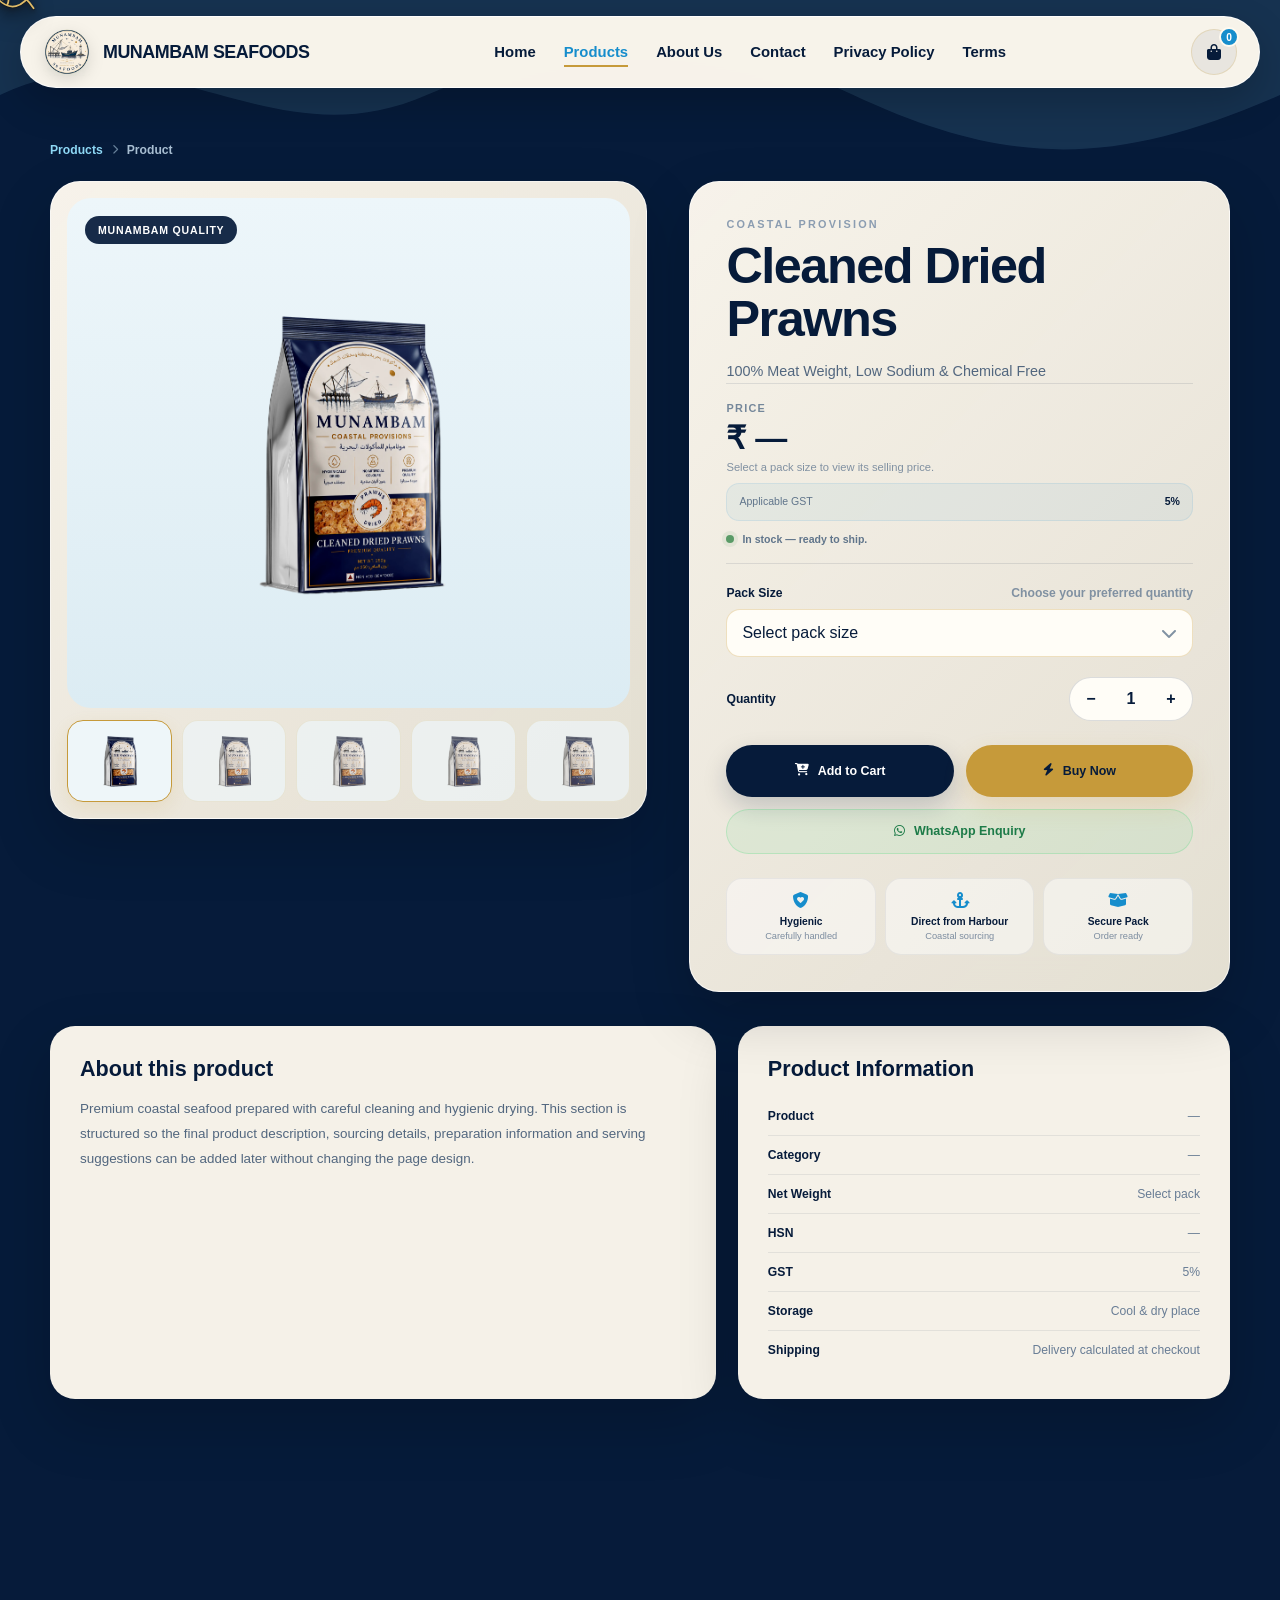
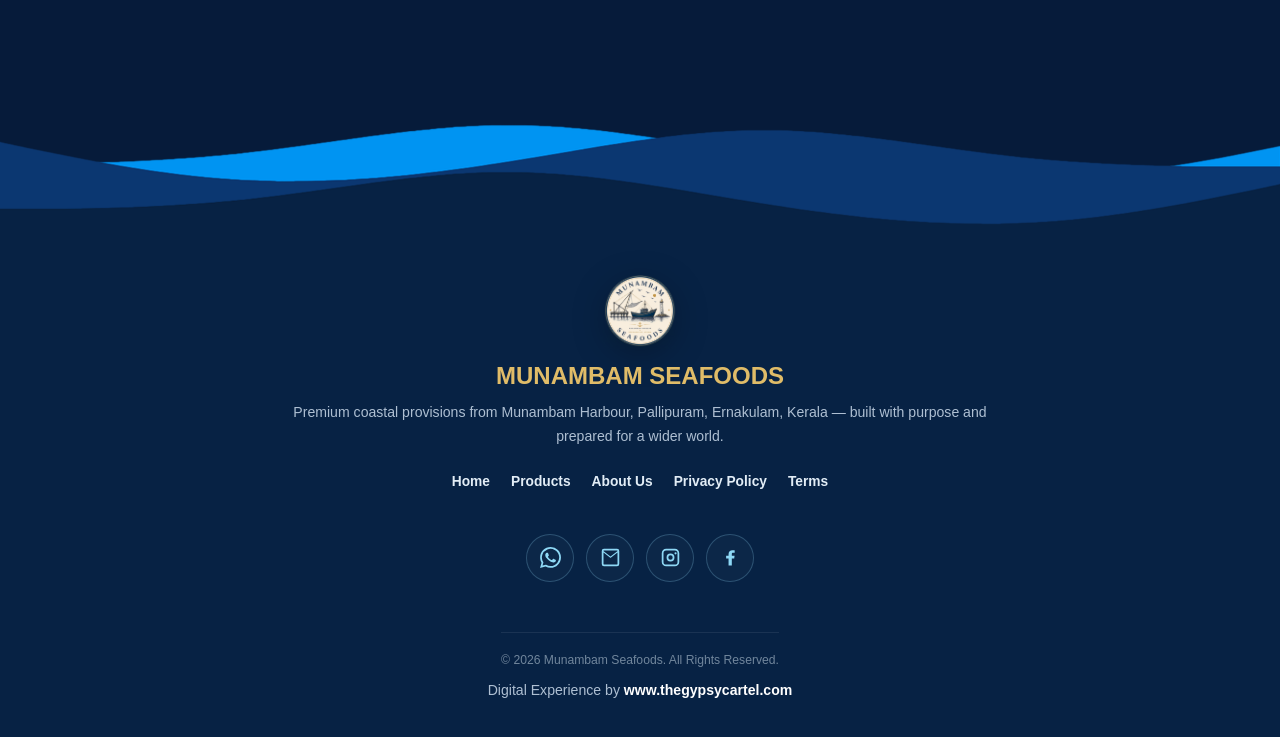
<file: products/product.html>
<!DOCTYPE html>
<html lang="en">
<head>
<meta charset="UTF-8">
<meta name="viewport" content="width=device-width, initial-scale=1.0">

<meta http-equiv="Content-Security-Policy"
      content="default-src 'self'; script-src 'self' 'unsafe-inline' https://esm.sh; style-src 'self' 'unsafe-inline' https://fonts.googleapis.com https://cdnjs.cloudflare.com; font-src 'self' https://fonts.gstatic.com https://cdnjs.cloudflare.com data:; img-src 'self' data: https:; connect-src 'self' https://ydfsglzcacagkofyefcd.supabase.co; object-src 'none'; base-uri 'self'; form-action 'self' https://wa.me; upgrade-insecure-requests;">

<meta name="referrer" content="strict-origin-when-cross-origin">
<meta name="permissions-policy" content="camera=(), microphone=(), geolocation=(), payment=(), usb=()">

<title>Product | Munambam Seafoods</title>
<meta name="description" content="Premium coastal provisions from Munambam Seafoods.">

<link rel="icon" type="image/x-icon" href="/assets/icon/favicon.ico">
<link rel="preconnect" href="https://fonts.googleapis.com">
<link rel="preconnect" href="https://fonts.gstatic.com" crossorigin>
<link href="https://fonts.googleapis.com/css2?family=Plus+Jakarta+Sans:wght@400;500;600;700;800&family=Space+Grotesk:wght@500;700&display=swap" rel="stylesheet">
<link rel="stylesheet" href="https://cdnjs.cloudflare.com/ajax/libs/font-awesome/6.4.0/css/all.min.css">

<style>

/* =========================================================
   MUNAMBAM SEAFOODS — CUSTOM FISH CURSOR
   Desktop/fine pointer: fish cursor only.
   Touch/coarse pointer: native cursor fallback.
   ========================================================= */
html,
body {
    cursor: none !important;
}

@media (hover: hover) and (pointer: fine) {
    html,
    body,
    body *,
    body *::before,
    body *::after,
    a,
    a:link,
    a:visited,
    a:hover,
    a:active,
    a:focus,
    button,
    button:hover,
    button:active,
    button:focus,
    input,
    textarea,
    select,
    label,
    summary,
    [role="button"],
    [onclick],
    [tabindex],
    .btn,
    .filter-btn,
    .offer-btn {
        cursor: none !important;
    }

    #fish-cursor {
        display: block !important;
    }
}

#fish-cursor {
    position: fixed !important;
    left: 0;
    top: 0;
    width: 44px;
    height: 27px;
    pointer-events: none !important;
    z-index: 2147483647 !important;
    transform: translate3d(-6px, -14px, 0);
    will-change: transform;
}

#fish-cursor svg {
    display: block;
    width: 44px;
    height: 27px;
    filter:
        drop-shadow(0 1px 0 rgba(18,24,32,.95))
        drop-shadow(0 2px 2px rgba(18,24,32,.72))
        drop-shadow(0 5px 6px rgba(0,0,0,.42))
        drop-shadow(0 9px 10px rgba(0,0,0,.20));
}

@media (hover: none) and (pointer: coarse) {
    html,
    body,
    body *,
    body *::before,
    body *::after,
    a,
    button,
    input,
    textarea,
    select,
    label,
    summary,
    [role="button"],
    [onclick],
    [tabindex] {
        cursor: auto !important;
    }

    #fish-cursor {
        display: none !important;
    }
}




:root{
    --navy:#061b3a;
    --navy-2:#09274d;
    --navy-3:#0d315c;
    --blue:#168dcc;
    --light-blue:#8ed8f5;
    --light-blue-2:#bdeafa;
    --gold:#c69a3a;
    --gold-light:#e0bc68;
    --cream:#fffaf0;
    --cream-2:#f7f0df;
    --white:#fff;
    --text:#142943;
    --muted:#687d95;
    --border:rgba(198,154,58,.24);
    --shadow:0 24px 60px rgba(0,0,0,.18);
    --max:1180px;
}

*{box-sizing:border-box}
html{scroll-behavior:smooth}
body{
    margin:0;
    min-height:100vh;
    font-family:"Plus Jakarta Sans","Segoe UI",Arial,sans-serif;
    color:var(--text);
    background:var(--navy);
    overflow-x:hidden;
}
a,button,select,input{cursor:none!important}
img{max-width:100%}
button,select{font:inherit}



.ocean-layer{
    position:fixed;
    inset:0;
    overflow:hidden;
    pointer-events:none;
    z-index:0;
}
.wave-decoration{
    position:absolute;
    left:0;
    top:0;
    width:100%;
    height:180px;
    opacity:.12;
}
.wave-decoration svg{width:100%;height:100%;display:block}
.wave-decoration path{fill:var(--light-blue)}

.creature{
    position:absolute;
    opacity:.20;
    pointer-events:none;
    filter:
      brightness(0) saturate(100%)
      invert(82%) sepia(10%) saturate(750%)
      hue-rotate(158deg) brightness(105%) contrast(96%);
}
.creature img{width:100%;height:100%;object-fit:contain}

nav{
    position:sticky;
    top:16px;
    z-index:5000;
    width:min(calc(100% - 32px),1240px);
    margin:16px auto 0;
    min-height:72px;
    padding:10px 18px 10px 22px;
    display:flex;
    align-items:center;
    justify-content:space-between;
    gap:20px;
    background:rgba(255,250,240,.97);
    border:1px solid rgba(255,255,255,.86);
    border-radius:50px;
    box-shadow:0 15px 40px rgba(0,0,0,.20);
    backdrop-filter:blur(14px);
}
.logo-container{
    display:flex;
    align-items:center;
    gap:12px;
    text-decoration:none;
    flex-shrink:0;
}
.logo-container img{
    width:48px;
    height:48px;
    object-fit:contain;
    filter:drop-shadow(0 5px 8px rgba(0,0,0,.12));
}
.brand-name{
    color:var(--navy);
    font-family:"Space Grotesk","Segoe UI",sans-serif;
    font-size:1.08rem;
    font-weight:700;
    letter-spacing:-.4px;
    white-space:nowrap;
}
.nav-right{
    display:flex;
    align-items:center;
    gap:18px;
    flex-shrink:0;
}
.nav-links{
    display:flex;
    align-items:center;
    gap:18px;
    flex-wrap:nowrap;
    white-space:nowrap;
    flex-shrink:0;
}
.nav-links a{
    position:relative;
    color:var(--navy);
    text-decoration:none;
    font-size:.84rem;
    font-weight:700;
    padding:10px 0;
    white-space:nowrap;
}
.nav-links a::after{
    content:"";
    position:absolute;
    left:0;
    bottom:3px;
    width:0;
    height:2px;
    background:var(--gold);
    transition:width .2s ease;
}
.nav-links a:hover,
.nav-links a.active{color:var(--blue)}
.nav-links a:hover::after,
.nav-links a.active::after{width:100%}

.cart-link{
    position:relative;
    width:46px;
    height:46px;
    border-radius:50%;
    display:inline-flex;
    align-items:center;
    justify-content:center;
    color:var(--navy);
    background:rgba(6,27,58,.06);
    border:1px solid rgba(198,154,58,.22);
    text-decoration:none;
    transition:.2s ease;
}
.cart-link:hover{
    background:var(--gold);
    transform:translateY(-2px);
}
.cart-count{
    position:absolute;
    top:-3px;
    right:-3px;
    min-width:20px;
    height:20px;
    padding:0 5px;
    display:grid;
    place-items:center;
    border-radius:20px;
    background:var(--blue);
    color:#fff;
    font-size:.64rem;
    font-weight:800;
    border:2px solid var(--cream);
}

.page{
    position:relative;
    z-index:2;
    width:min(calc(100% - 32px),var(--max));
    margin:0 auto;
    padding:55px 0 90px;
}

.breadcrumbs{
    display:flex;
    align-items:center;
    gap:9px;
    color:#a9bfd3;
    font-size:.76rem;
    font-weight:650;
    margin:0 0 24px;
}
.breadcrumbs a{color:var(--light-blue);text-decoration:none}
.breadcrumbs i{font-size:.62rem;color:#68829b}

.product-shell{
    display:grid;
    grid-template-columns:minmax(0,1.05fr) minmax(0,.95fr);
    gap:42px;
    align-items:start;
}

.gallery-card,
.info-card{
    background:linear-gradient(135deg,rgba(255,250,240,.97),rgba(247,240,223,.92));
    border:1px solid rgba(255,255,255,.65);
    border-radius:30px;
    box-shadow:var(--shadow);
    backdrop-filter:blur(18px);
}
.gallery-card{padding:16px}
.main-image-wrap{
    position:relative;
    min-height:510px;
    display:grid;
    place-items:center;
    border-radius:24px;
    overflow:hidden;
    background:linear-gradient(180deg,#edf6fa 0%,#dcecf3 100%);
}
.main-image{
    width:100%;
    height:500px;
    object-fit:contain;
    padding:32px;
    user-select:none;
    -webkit-user-drag:none;
}
.image-badge{
    position:absolute;
    top:18px;
    left:18px;
    padding:8px 13px;
    border-radius:50px;
    background:rgba(6,27,58,.92);
    color:#fff;
    font-size:.66rem;
    font-weight:800;
    letter-spacing:.8px;
    text-transform:uppercase;
}
 .thumbnails{
    display:grid;
    grid-template-columns:repeat(5,minmax(0,1fr));
    gap:10px;
    margin-top:12px;
}
.thumb{
    height:82px;
    width:100%;
    padding:6px;
    border-radius:16px;
    border:1px solid rgba(198,154,58,.20);
    background:#eef6f9;
    overflow:hidden;
    opacity:.72;
    transition:.2s ease;
}
button.thumb{cursor:none!important}
.thumb.active,
.thumb:hover{
    opacity:1;
    border-color:var(--gold);
    box-shadow:0 7px 18px rgba(198,154,58,.14);
}
.thumb.is-empty{
    display:grid;
    place-items:center;
    opacity:.42;
    background:rgba(255,255,255,.38);
    border-style:dashed;
    box-shadow:none;
}
.thumb.is-empty::after{
    content:"";
    width:18px;
    height:18px;
    border:1px solid rgba(104,125,149,.34);
    border-radius:5px;
    box-shadow:inset 0 0 0 4px rgba(104,125,149,.05);
}
.thumb img{width:100%;height:100%;object-fit:contain}

/* Customer-visible custom pack dropdown. */
.pack-picker{position:relative;width:100%}
.pack-picker .pack-select{position:absolute!important;inset:0;width:100%;height:100%;opacity:0;pointer-events:none;z-index:-1}
.pack-picker-trigger{
    width:100%;min-height:48px;display:flex;align-items:center;justify-content:space-between;gap:12px;
    padding:13px 15px;border-radius:14px;border:1px solid rgba(198,154,58,.30);
    background:#fffdf7;color:var(--navy);outline:none;font:inherit;text-align:left;cursor:none!important;
}
.pack-picker-trigger:focus-visible,.pack-picker.open .pack-picker-trigger{border-color:var(--gold);box-shadow:0 0 0 3px rgba(198,154,58,.12)}
.pack-picker-trigger i{flex:0 0 auto;color:#8091a2;transition:transform .18s ease}
.pack-picker.open .pack-picker-trigger i{transform:rotate(180deg)}
.pack-picker-menu{
    position:absolute;left:0;right:0;top:calc(100% + 7px);z-index:7000;padding:6px;
    border:1px solid rgba(198,154,58,.20);border-radius:16px;background:rgba(255,253,247,.99);
    box-shadow:0 18px 42px rgba(0,0,0,.18);backdrop-filter:blur(14px);max-height:240px;overflow:auto;display:none;
}
.pack-picker.open .pack-picker-menu{display:grid;gap:3px}
.pack-picker-option{
    width:100%;min-height:42px;padding:10px 12px;border:0;border-radius:11px;background:transparent;
    color:var(--navy);font:inherit;font-size:.78rem;font-weight:650;text-align:left;cursor:none!important;
}
.pack-picker-option:hover,.pack-picker-option[aria-selected="true"]{background:rgba(198,154,58,.10)}
@media(max-width:700px){.thumbnails{gap:6px}.pack-picker-menu{max-height:220px}}

.info-card{padding:36px}
.product-category{
    color:#8b9db1;
    font-size:.68rem;
    font-weight:800;
    letter-spacing:2.2px;
    text-transform:uppercase;
    margin-bottom:10px;
}
.product-title{
    margin:0;
    color:var(--navy);
    font-family:"Space Grotesk","Segoe UI",sans-serif;
    font-size:clamp(2rem,4vw,3.15rem);
    line-height:1.05;
    letter-spacing:-1.5px;
}
.product-tagline{
    margin:13px 0 0;
    color:#52677f;
    font-size:.9rem;
    line-height:1.7;
}
    display:flex;
    align-items:center;
    gap:10px;
    margin:20px 0 23px;
    color:var(--gold);
    font-size:.78rem;
}



/* CUSTOMER RATING / REVIEW / INVENTORY UI */
.stock-strip{align-items:flex-start;line-height:1.5}
.stock-dot{background:var(--rating-yellow);box-shadow:0 0 0 4px rgba(244,180,0,.12)}
.stock-strip.is-limited .stock-dot{background:#d58a2a;box-shadow:0 0 0 4px rgba(213,138,42,.12)}
.stock-strip.is-out .stock-dot{background:#b23a3a;box-shadow:0 0 0 4px rgba(178,58,58,.10)}
.stock-strip.is-good .stock-dot{background:#5a9b67;box-shadow:0 0 0 4px rgba(90,155,103,.10)}
.review-list{display:grid;gap:11px;margin-top:22px}
.review-card{padding:15px;border:1px solid rgba(6,27,58,.08);border-radius:16px;background:rgba(255,255,255,.48)}
.review-card-head{display:flex;justify-content:space-between;gap:12px;align-items:center}
.review-card strong{color:var(--navy);font-size:.7rem}
.review-card p{margin:7px 0 0;color:#62758a;font-size:.66rem;line-height:1.65}
.verified-badge{display:inline-flex;align-items:center;gap:5px;margin-top:8px;color:#4f7d59;font-size:.56rem;font-weight:800}
.review-empty{padding:16px;border-radius:14px;background:rgba(22,141,204,.055);color:#718398;font-size:.64rem;line-height:1.6}
.review-gate{margin-top:22px;padding:17px;border-radius:17px;background:rgba(198,154,58,.055);border:1px solid rgba(198,154,58,.16)}
.review-gate h3{margin:0;color:var(--navy);font-family:"Space Grotesk","Segoe UI",sans-serif;font-size:.9rem}
.review-gate p{margin:6px 0 12px;color:#718398;font-size:.62rem;line-height:1.55}
.review-form{display:none;gap:11px}
.review-form.show{display:grid}
.review-form select,.review-form textarea{width:100%;border:1px solid rgba(6,27,58,.14);border-radius:12px;padding:11px 12px;background:#fffdf7;color:var(--navy);outline:none;font-size:.68rem}
.review-form textarea{min-height:95px;resize:vertical}
.review-submit{min-height:42px;padding:10px 15px;border:0;border-radius:50px;background:var(--gold);color:var(--navy);font-size:.66rem;font-weight:800}
.review-note{margin-top:11px;color:#8797a8;font-size:.56rem;line-height:1.5}

.price-box{
    padding:18px 0;
    border-top:1px solid rgba(6,27,58,.10);
    border-bottom:1px solid rgba(6,27,58,.10);
}
.price-label{
    color:#74879a;
    font-size:.68rem;
    font-weight:800;
    letter-spacing:1.3px;
    text-transform:uppercase;
}
.price{
    margin-top:5px;
    color:var(--navy);
    font-family:"Space Grotesk","Segoe UI",sans-serif;
    font-size:2rem;
    font-weight:700;
}
.price-note{
    color:#8091a2;
    font-size:.7rem;
    margin-top:4px;
}

.tax-strip{display:flex;align-items:center;justify-content:space-between;gap:10px;margin-top:10px;padding:10px 12px;border-radius:13px;background:rgba(22,141,204,.06);border:1px solid rgba(22,141,204,.10);color:#60758b;font-size:.66rem;line-height:1.45}
.tax-strip strong{color:var(--navy)}
.stock-strip{display:flex;align-items:center;gap:8px;margin-top:12px;color:#60758b;font-size:.66rem;font-weight:700}
.stock-dot{width:8px;height:8px;border-radius:50%;background:#5a9b67;box-shadow:0 0 0 4px rgba(90,155,103,.10)}

.option-label{
    display:flex;
    justify-content:space-between;
    align-items:center;
    margin:22px 0 9px;
    color:var(--navy);
    font-size:.76rem;
    font-weight:800;
}
.option-label span{color:#8091a2;font-weight:600}
.pack-select{
    width:100%;
    padding:13px 15px;
    border-radius:14px;
    border:1px solid rgba(198,154,58,.30);
    background:#fffdf7;
    color:var(--navy);
    outline:none;
}
.pack-select:focus{
    border-color:var(--gold);
    box-shadow:0 0 0 3px rgba(198,154,58,.12);
}

.quantity-row{
    display:flex;
    align-items:center;
    justify-content:space-between;
    margin-top:20px;
}
.quantity-label{
    color:var(--navy);
    font-size:.76rem;
    font-weight:800;
}
.quantity{
    display:flex;
    align-items:center;
    border:1px solid rgba(6,27,58,.14);
    border-radius:50px;
    overflow:hidden;
    background:#fffdf7;
}
.quantity button{
    width:42px;
    height:42px;
    border:0;
    background:transparent;
    color:var(--navy);
    font-weight:800;
    font-size:1rem;
}
.quantity button:hover{background:var(--cream-2)}
.quantity-value{
    min-width:38px;
    text-align:center;
    color:var(--navy);
    font-weight:800;
}

.actions{
    display:grid;
    grid-template-columns:1fr 1fr;
    gap:12px;
    margin-top:24px;
}
.btn{
    min-height:52px;
    padding:13px 17px;
    border:0;
    border-radius:50px;
    display:inline-flex;
    align-items:center;
    justify-content:center;
    gap:9px;
    font-size:.78rem;
    font-weight:800;
    text-decoration:none;
    transition:.22s ease;
}
.btn-cart{
    background:var(--navy);
    color:#fff;
    box-shadow:0 10px 24px rgba(6,27,58,.18);
}
.btn-cart:hover{
    background:var(--blue);
    transform:translateY(-2px);
}
.btn-buy{
    background:var(--gold);
    color:var(--navy);
    box-shadow:0 10px 24px rgba(198,154,58,.20);
}
.btn-buy:hover{
    background:var(--gold-light);
    transform:translateY(-2px);
}
.btn-whatsapp{
    grid-column:1 / -1;
    min-height:45px;
    color:#1d7b48;
    background:rgba(37,211,102,.08);
    border:1px solid rgba(37,211,102,.20);
}
.btn-whatsapp:hover{background:rgba(37,211,102,.15)}

.highlights{
    display:grid;
    grid-template-columns:repeat(3,1fr);
    gap:9px;
    margin-top:24px;
}
.highlight{
    padding:13px 8px;
    text-align:center;
    border-radius:16px;
    background:rgba(255,255,255,.46);
    border:1px solid rgba(6,27,58,.06);
}
.highlight i{
    color:var(--blue);
    font-size:1rem;
    margin-bottom:7px;
}
.highlight strong{
    display:block;
    color:var(--navy);
    font-size:.64rem;
    line-height:1.3;
}
.highlight span{
    display:block;
    margin-top:3px;
    color:#7c8da0;
    font-size:.58rem;
}

.details{
    margin-top:34px;
    display:grid;
    grid-template-columns:1.15fr .85fr;
    gap:22px;
}
.detail-panel{
    padding:30px;
    background:rgba(255,250,240,.96);
    border-radius:25px;
    box-shadow:var(--shadow);
}
.detail-panel h2{
    margin:0 0 15px;
    color:var(--navy);
    font-family:"Space Grotesk","Segoe UI",sans-serif;
    font-size:1.35rem;
}
.detail-panel p{
    margin:0;
    color:#52677f;
    font-size:.84rem;
    line-height:1.85;
}
.detail-list{
    display:grid;
    gap:0;
}
.detail-item{
    display:flex;
    justify-content:space-between;
    gap:20px;
    padding:12px 0;
    border-bottom:1px solid rgba(6,27,58,.08);
    font-size:.76rem;
}
.detail-item:last-child{border-bottom:0}
.detail-item strong{color:var(--navy)}
.detail-item span{color:#687d95;text-align:right}

.footer{
    position:relative;
    z-index:3;
    background:#072244;
    color:#fff;
    padding:100px 20px 32px;
    text-align:center;
    overflow:hidden;
}
.footer-wave{
    position:absolute;
    top:0;
    left:0;
    width:100%;
    height:100px;
}
.footer-wave svg{width:100%;height:100%;display:block}
.footer-content{position:relative;z-index:2;max-width:850px;margin:auto}
.footer-logo{
    width:76px;height:76px;object-fit:contain;
    filter:drop-shadow(0 8px 16px rgba(0,0,0,.25));
}
.footer h3{margin:12px 0 0;color:var(--gold-light);font-size:1.45rem}
.footer p{max-width:700px;margin:9px auto 0;color:#aebfd2;font-size:.84rem;line-height:1.7}
.footer-links{display:flex;justify-content:center;flex-wrap:wrap;gap:20px;margin:23px 0}
.footer-links a{color:#e2edf6;text-decoration:none;font-size:.82rem;font-weight:650}
.footer-links a:hover{color:var(--gold-light)}
.copyright{
    margin-top:25px!important;
    padding-top:17px;
    border-top:1px solid rgba(255,255,255,.08);
    color:#71869c!important;
    font-size:.72rem!important;
}

.toast{
    position:fixed;
    left:50%;
    bottom:24px;
    z-index:10000;
    transform:translate(-50%,20px);
    opacity:0;
    pointer-events:none;
    padding:13px 18px;
    border-radius:50px;
    background:var(--navy);
    color:#fff;
    box-shadow:0 15px 40px rgba(0,0,0,.28);
    font-size:.74rem;
    font-weight:750;
    transition:.25s ease;
}
.toast.show{opacity:1;transform:translate(-50%,0)}

@media(max-width:900px){
    .nav-right{gap:12px}
    .nav-links{gap:13px}
    .product-shell{grid-template-columns:1fr}
    .details{grid-template-columns:1fr}
}
@media(max-width:700px){
    html,
    body,
    body *,
    body *::before,
    body *::after,
    a,
    button,
    input,
    textarea,
    select,
    label,
    summary,
    [role="button"],
    [onclick],
    [tabindex] {
        cursor: auto !important;
    }

    #fish-cursor{display:none !important}
    nav{
        width:calc(100% - 20px);
        top:10px;
        margin-top:10px;
        min-height:62px;
        padding:8px 12px 8px 14px;
        border-radius:28px;
    }
    .logo-container img{width:42px;height:42px}
    .brand-name{font-size:.88rem}
    .nav-links{
        display:none;
    }
    .page{
        width:calc(100% - 24px);
        padding:35px 0 65px;
    }
    .gallery-card{padding:10px}
    .main-image-wrap{min-height:360px}
    .main-image{height:350px;padding:22px}
    .thumb{height:62px}
    .info-card{padding:25px 20px}
    .product-title{font-size:2rem}
    .actions{grid-template-columns:1fr}
    .btn-whatsapp{grid-column:auto}
    .highlights{grid-template-columns:1fr 1fr 1fr}
    .detail-panel{padding:23px 20px}
}
@media(max-width:430px){
    .brand-name{font-size:.78rem}
    .cart-link{width:42px;height:42px}
    .breadcrumbs{font-size:.68rem}
    .main-image-wrap{min-height:315px}
    .main-image{height:305px}
    .thumbnails{gap:6px}
    .thumb{height:56px}
    .highlights{gap:6px}
    .highlight{padding:11px 4px}
}
@media(prefers-reduced-motion:reduce){
    *,*::before,*::after{transition-duration:.01ms!important}
}

/* HOME-MATCHED NAV — logo | links | cart (space-between) */
nav, .site-nav {
    position: sticky;
    top: 16px;
    z-index: 5000;
    width: min(calc(100% - 32px), 1240px);
    margin: 16px auto 0;
    min-height: 72px;
    padding: 10px 22px;
    display: flex;
    align-items: center;
    justify-content: space-between;
    gap: 25px;
    background: rgba(255,250,240,.97);
    border: 1px solid rgba(255,255,255,.86);
    border-radius: 50px;
    box-shadow: 0 15px 40px rgba(0,0,0,.20);
    backdrop-filter: blur(14px);
    -webkit-backdrop-filter: blur(14px);
}
.logo-container, .brand {
    display: flex;
    align-items: center;
    gap: 12px;
    text-decoration: none;
    flex-shrink: 0;
}
.logo-container img, .brand img {
    width: 48px;
    height: 48px;
    object-fit: contain;
    filter: drop-shadow(0 5px 8px rgba(0,0,0,.12));
}
.brand-name, .brand-text {
    color: var(--navy);
    font-size: 1.12rem;
    font-weight: 800;
    letter-spacing: -.5px;
    white-space: nowrap;
}
.nav-right {
    /* flatten: children participate in nav space-between */
    display: contents;
}
.nav-links {
    display: flex;
    align-items: center;
    gap: 28px;
    flex-wrap: nowrap;
    white-space: nowrap;
}
.nav-links a {
    position: relative;
    color: var(--navy);
    text-decoration: none;
    font-size: .93rem;
    font-weight: 700;
    padding: 10px 0;
    white-space: nowrap;
}
.nav-links a::after {
    content: "";
    position: absolute;
    left: 0;
    bottom: 3px;
    width: 0;
    height: 2px;
    background: var(--gold, #c69a3a);
    transition: width .2s ease;
}
.nav-links a:hover,
.nav-links a.active {
    color: var(--blue, #168dcc);
}
.nav-links a:hover::after,
.nav-links a.active::after {
    width: 100%;
}
.cart-link {
    position: relative;
    width: 46px;
    height: 46px;
    flex: 0 0 46px;
    display: inline-flex;
    align-items: center;
    justify-content: center;
    color: var(--navy);
    background: rgba(6,27,58,.06);
    border: 1px solid rgba(198,154,58,.22);
    border-radius: 50%;
    text-decoration: none;
    transition: .2s ease;
}
.cart-link:hover {
    background: var(--gold, #c69a3a);
    transform: translateY(-2px);
}
.cart-count {
    position: absolute;
    top: -3px;
    right: -3px;
    min-width: 20px;
    height: 20px;
    padding: 0 5px;
    display: grid;
    place-items: center;
    border-radius: 20px;
    background: var(--blue, #168dcc);
    color: #fff;
    font-size: .64rem;
    font-weight: 800;
    border: 2px solid var(--cream, #fffaf0);
}


/* Mobile hamburger — same as products index; desktop unchanged */
.nav-toggle {
    display: none;
    position: relative;
    width: 42px;
    height: 42px;
    flex: 0 0 42px;
    align-items: center;
    justify-content: center;
    margin: 0;
    padding: 0;
    border: 1px solid rgba(198,154,58,.22);
    border-radius: 50%;
    background: rgba(6,27,58,.06);
    color: var(--navy);
    cursor: none;
    transition: background .2s ease, transform .2s ease, border-color .2s ease;
    z-index: 5100;
}

.nav-toggle:hover {
    background: var(--gold);
    border-color: var(--gold);
    transform: translateY(-2px);
}

.nav-toggle:focus-visible {
    outline: 2px solid var(--gold);
    outline-offset: 3px;
}

.nav-toggle-bars {
    display: block;
    width: 18px;
    height: 14px;
    position: relative;
}

.nav-toggle-bars span {
    position: absolute;
    left: 0;
    width: 100%;
    height: 2px;
    border-radius: 2px;
    background: currentColor;
    transition: transform .28s ease, opacity .2s ease, top .28s ease;
}

.nav-toggle-bars span:nth-child(1) { top: 0; }
.nav-toggle-bars span:nth-child(2) { top: 6px; }
.nav-toggle-bars span:nth-child(3) { top: 12px; }

.nav-toggle[aria-expanded="true"] .nav-toggle-bars span:nth-child(1) {
    top: 6px;
    transform: rotate(45deg);
}

.nav-toggle[aria-expanded="true"] .nav-toggle-bars span:nth-child(2) {
    opacity: 0;
}

.nav-toggle[aria-expanded="true"] .nav-toggle-bars span:nth-child(3) {
    top: 6px;
    transform: rotate(-45deg);
}

.nav-drawer-backdrop {
    position: fixed;
    inset: 0;
    z-index: 6000;
    background: rgba(6, 27, 58, .55);
    backdrop-filter: blur(4px);
    -webkit-backdrop-filter: blur(4px);
    opacity: 0;
    visibility: hidden;
    pointer-events: none;
    transition: opacity .28s ease, visibility .28s ease;
}

.nav-drawer-backdrop.is-open {
    opacity: 1;
    visibility: visible;
    pointer-events: auto;
}

.nav-drawer {
    position: fixed;
    top: 0;
    right: 0;
    z-index: 6100;
    width: min(320px, 86vw);
    height: 100%;
    height: 100dvh;
    margin: 0;
    padding: 0;
    background: linear-gradient(
        165deg,
        rgba(255,250,240,.98),
        rgba(247,240,223,.96)
    );
    border-left: 1px solid rgba(255,255,255,.7);
    box-shadow: -18px 0 50px rgba(0,0,0,.28);
    transform: translate3d(105%, 0, 0);
    transition: transform .32s cubic-bezier(.22, 1, .36, 1);
    display: flex;
    flex-direction: column;
    overflow: hidden;
    visibility: hidden;
}

.nav-drawer.is-open {
    transform: translate3d(0, 0, 0);
    visibility: visible;
}

.nav-drawer-header {
    display: flex;
    align-items: center;
    justify-content: space-between;
    gap: 12px;
    padding: 18px 18px 14px;
    border-bottom: 1px solid rgba(198,154,58,.18);
    flex-shrink: 0;
}

.nav-drawer-brand {
    display: flex;
    align-items: center;
    gap: 10px;
    text-decoration: none;
    color: var(--navy);
    font-size: .95rem;
    font-weight: 800;
    letter-spacing: -.3px;
}

.nav-drawer-brand img {
    width: 40px;
    height: 40px;
    object-fit: contain;
}

.nav-drawer-close {
    width: 40px;
    height: 40px;
    flex: 0 0 40px;
    display: grid;
    place-items: center;
    border: 1px solid rgba(198,154,58,.22);
    border-radius: 50%;
    background: rgba(6,27,58,.06);
    color: var(--navy);
    cursor: none;
    transition: background .2s ease, transform .2s ease;
}

.nav-drawer-close:hover {
    background: var(--gold);
    transform: translateY(-1px);
}

.nav-drawer-close:focus-visible {
    outline: 2px solid var(--gold);
    outline-offset: 3px;
}

.nav-drawer-close svg {
    width: 18px;
    height: 18px;
    display: block;
}

.nav-drawer-links {
    flex: 1;
    overflow-y: auto;
    overscroll-behavior: contain;
    padding: 12px 14px 24px;
    display: flex;
    flex-direction: column;
    gap: 4px;
    -webkit-overflow-scrolling: touch;
}

.nav-drawer-links a {
    display: flex;
    align-items: center;
    min-height: 48px;
    padding: 12px 16px;
    border-radius: 14px;
    text-decoration: none;
    color: var(--navy);
    font-size: .95rem;
    font-weight: 700;
    transition: background .2s ease, color .2s ease;
}

.nav-drawer-links a:hover,
.nav-drawer-links a:focus-visible {
    background: rgba(6,27,58,.07);
    color: var(--blue);
    outline: none;
}

.nav-drawer-links a.active {
    background: rgba(198,154,58,.14);
    color: var(--navy);
    box-shadow: inset 3px 0 0 var(--gold);
}

.nav-drawer-footer {
    flex-shrink: 0;
    padding: 14px 18px 22px;
    border-top: 1px solid rgba(198,154,58,.18);
}

.nav-drawer-cart {
    display: flex;
    align-items: center;
    justify-content: center;
    gap: 10px;
    min-height: 48px;
    padding: 0 18px;
    border-radius: 50px;
    background: var(--gold);
    color: var(--navy);
    text-decoration: none;
    font-size: .9rem;
    font-weight: 800;
    box-shadow: 0 10px 24px rgba(198,154,58,.22);
    transition: background .2s ease, transform .2s ease;
}

.nav-drawer-cart:hover {
    background: var(--gold-light);
    transform: translateY(-2px);
}

.nav-drawer-cart i {
    font-size: 1rem;
}

body.nav-drawer-open {
    overflow: hidden;
}

@media (hover: none) and (pointer: coarse) {
    .nav-toggle,
    .nav-drawer-close,
    .nav-drawer-cart {
        cursor: auto !important;
    }
}

@media (min-width: 851px) {
    .nav-toggle,
    .nav-drawer,
    .nav-drawer-backdrop {
        display: none !important;
    }
}

@media (max-width: 850px) {
    .nav-links {
        display: none !important;
    }

    .nav-toggle {
        display: inline-flex !important;
    }
}

/* TERMS-MATCHED MOBILE NAV */
.nav-toggle {
    display: none;
    position: relative;
    width: 42px;
    height: 42px;
    flex: 0 0 42px;
    align-items: center;
    justify-content: center;
    margin: 0;
    padding: 0;
    border: 1px solid rgba(198,154,58,.22);
    border-radius: 50%;
    background: rgba(6,27,58,.06);
    color: var(--navy, #061b3a);
    transition: background .2s ease, transform .2s ease, border-color .2s ease;
    z-index: 5100;
}

.nav-toggle:hover {
    background: var(--gold, #c69a3a);
    border-color: var(--gold, #c69a3a);
    transform: translateY(-2px);
}

.nav-toggle:focus-visible {
    outline: 2px solid var(--gold, #c69a3a);
    outline-offset: 3px;
}

.nav-toggle-bars {
    display: block;
    width: 18px;
    height: 14px;
    position: relative;
}

.nav-toggle-bars span {
    position: absolute;
    left: 0;
    width: 100%;
    height: 2px;
    border-radius: 2px;
    background: currentColor;
    transition: transform .28s ease, opacity .2s ease, top .28s ease;
}

.nav-toggle-bars span:nth-child(1) { top: 0; }
.nav-toggle-bars span:nth-child(2) { top: 6px; }
.nav-toggle-bars span:nth-child(3) { top: 12px; }

.nav-toggle[aria-expanded="true"] .nav-toggle-bars span:nth-child(1) {
    top: 6px;
    transform: rotate(45deg);
}

.nav-toggle[aria-expanded="true"] .nav-toggle-bars span:nth-child(2) {
    opacity: 0;
}

.nav-toggle[aria-expanded="true"] .nav-toggle-bars span:nth-child(3) {
    top: 6px;
    transform: rotate(-45deg);
}

.nav-drawer-backdrop {
    position: fixed;
    inset: 0;
    z-index: 6000;
    background: rgba(6, 27, 58, .55);
    backdrop-filter: blur(4px);
    -webkit-backdrop-filter: blur(4px);
    opacity: 0;
    visibility: hidden;
    pointer-events: none;
    transition: opacity .28s ease, visibility .28s ease;
}

.nav-drawer-backdrop.is-open {
    opacity: 1;
    visibility: visible;
    pointer-events: auto;
}

.nav-drawer {
    position: fixed;
    top: 0;
    right: 0;
    z-index: 6100;
    width: min(320px, 86vw);
    height: 100%;
    height: 100dvh;
    margin: 0;
    padding: 0;
    background: linear-gradient(165deg, rgba(255,250,240,.98), rgba(247,240,223,.96));
    border-left: 1px solid rgba(255,255,255,.7);
    box-shadow: -18px 0 50px rgba(0,0,0,.28);
    transform: translate3d(105%, 0, 0);
    transition: transform .32s cubic-bezier(.22, 1, .36, 1);
    display: flex;
    flex-direction: column;
    overflow: hidden;
    visibility: hidden;
}

.nav-drawer.is-open {
    transform: translate3d(0, 0, 0);
    visibility: visible;
}

.nav-drawer-header {
    display: flex;
    align-items: center;
    justify-content: space-between;
    gap: 12px;
    padding: 18px 18px 14px;
    border-bottom: 1px solid rgba(198,154,58,.18);
    flex-shrink: 0;
}

.nav-drawer-brand {
    display: flex;
    align-items: center;
    gap: 10px;
    text-decoration: none;
    color: var(--navy, #061b3a);
    font-size: .95rem;
    font-weight: 800;
    letter-spacing: -.3px;
}

.nav-drawer-brand img {
    width: 40px;
    height: 40px;
    object-fit: contain;
}

.nav-drawer-close {
    width: 40px;
    height: 40px;
    flex: 0 0 40px;
    display: grid;
    place-items: center;
    border: 1px solid rgba(198,154,58,.22);
    border-radius: 50%;
    background: rgba(6,27,58,.06);
    color: var(--navy, #061b3a);
    transition: background .2s ease, transform .2s ease;
}

.nav-drawer-close:hover {
    background: var(--gold, #c69a3a);
    transform: translateY(-1px);
}

.nav-drawer-close svg {
    width: 18px;
    height: 18px;
    display: block;
}

.nav-drawer-links {
    flex: 1;
    overflow-y: auto;
    overscroll-behavior: contain;
    padding: 12px 14px 24px;
    display: flex;
    flex-direction: column;
    gap: 4px;
    -webkit-overflow-scrolling: touch;
}

.nav-drawer-links a {
    display: flex;
    align-items: center;
    min-height: 48px;
    padding: 12px 16px;
    border-radius: 14px;
    text-decoration: none;
    color: var(--navy, #061b3a);
    font-size: .95rem;
    font-weight: 700;
    transition: background .2s ease, color .2s ease;
}

.nav-drawer-links a:hover,
.nav-drawer-links a:focus-visible {
    background: rgba(6,27,58,.07);
    color: var(--blue, #168dcc);
    outline: none;
}

.nav-drawer-links a.active {
    background: rgba(198,154,58,.14);
    color: var(--navy, #061b3a);
    box-shadow: inset 3px 0 0 var(--gold, #c69a3a);
}

.nav-drawer-footer {
    flex-shrink: 0;
    padding: 14px 18px 22px;
    border-top: 1px solid rgba(198,154,58,.18);
}

.nav-drawer-cart {
    display: flex;
    align-items: center;
    justify-content: center;
    gap: 10px;
    min-height: 48px;
    padding: 0 18px;
    border-radius: 50px;
    background: var(--gold, #c69a3a);
    color: var(--navy, #061b3a);
    text-decoration: none;
    font-size: .9rem;
    font-weight: 800;
    box-shadow: 0 10px 24px rgba(198,154,58,.22);
    transition: background .2s ease, transform .2s ease;
}

.nav-drawer-cart:hover {
    background: var(--gold-light, #e0bc68);
    transform: translateY(-2px);
}

.nav-drawer-cart svg {
    width: 20px;
    height: 20px;
    fill: none;
    stroke: currentColor;
    stroke-width: 2;
    stroke-linecap: round;
    stroke-linejoin: round;
}

body.nav-drawer-open {
    overflow: hidden;
}

@media (min-width: 851px) {
    .nav-toggle,
    .nav-drawer,
    .nav-drawer-backdrop {
        display: none !important;
    }
}

@media (max-width: 850px) {
    .nav-links {
        display: none !important;
    }

    .nav-toggle {
        display: inline-flex !important;
    }
}


/* FORCE mobile hamburger (terms-matched) */
@media (max-width: 850px) {
  .nav-links { display: none !important; }
  .nav-toggle, #navToggle, button.nav-toggle {
    display: inline-flex !important;
    visibility: visible !important;
    opacity: 1 !important;
    width: 42px !important;
    height: 42px !important;
    min-width: 42px !important;
    flex: 0 0 42px !important;
    align-items: center !important;
    justify-content: center !important;
    border: 1px solid rgba(198,154,58,.35) !important;
    border-radius: 50% !important;
    background: rgba(6,27,58,.08) !important;
    color: #061b3a !important;
    z-index: 5200 !important;
  }
  .nav-toggle-bars span { background: #061b3a !important; }
  nav, .site-nav { overflow: visible !important; gap: 10px !important; }
}
@media (min-width: 851px) {
  .nav-toggle, #navToggle, .nav-drawer, .nav-drawer-backdrop { display: none !important; }
}


/* Mobile: hide brand text for space (same as Terms ≤620, applied at hamburger breakpoint) */
@media (max-width: 850px) {
  .brand-name,
  .brand-text,
  nav .logo-container span.brand-name,
  .site-nav .brand-text {
    display: none !important;
  }
  .logo-container img,
  .brand img {
    width: 44px !important;
    height: 44px !important;
  }
}


/* About-matched drawer link gaps — compact, top-aligned */
.nav-drawer {
  display: flex !important;
  flex-direction: column !important;
}
.nav-drawer-links {
  flex: 1 1 auto !important;
  overflow-y: auto !important;
  overscroll-behavior: contain !important;
  padding: 12px 14px 24px !important;
  display: flex !important;
  flex-direction: column !important;
  justify-content: flex-start !important;
  align-items: stretch !important;
  gap: 4px !important;
  -webkit-overflow-scrolling: touch !important;
}
.nav-drawer-links a {
  display: flex !important;
  align-items: center !important;
  min-height: 48px !important;
  height: auto !important;
  margin: 0 !important;
  padding: 12px 16px !important;
  border-radius: 14px !important;
  text-decoration: none !important;
  color: var(--navy, #061b3a) !important;
  font-size: .95rem !important;
  font-weight: 700 !important;
  flex: 0 0 auto !important;
  transition: background .2s ease, color .2s ease !important;
}
.nav-drawer-links a.active,
.nav-drawer-links a:hover {
  background: rgba(198,154,58,.12) !important;
  color: var(--navy, #061b3a) !important;
}
.nav-drawer-header {
  display: flex !important;
  align-items: center !important;
  justify-content: space-between !important;
  gap: 12px !important;
  padding: 18px 18px 14px !important;
  border-bottom: 1px solid rgba(198,154,58,.18) !important;
  flex-shrink: 0 !important;
}
.nav-drawer-footer {
  flex-shrink: 0 !important;
  padding: 14px 18px 22px !important;
  border-top: 1px solid rgba(198,154,58,.18) !important;
}


/* FORCE mobile hamburger + hide brand */
@media (max-width: 850px) {
  .nav-links { display: none !important; }
  .nav-toggle, #navToggle, button.nav-toggle {
    display: inline-flex !important;
    visibility: visible !important;
    opacity: 1 !important;
    width: 42px !important;
    height: 42px !important;
    min-width: 42px !important;
    flex: 0 0 42px !important;
    align-items: center !important;
    justify-content: center !important;
    border: 1px solid rgba(198,154,58,.35) !important;
    border-radius: 50% !important;
    background: rgba(6,27,58,.08) !important;
    color: #061b3a !important;
    z-index: 5200 !important;
  }
  .nav-toggle-bars span { background: #061b3a !important; }
  nav, .site-nav { overflow: visible !important; gap: 10px !important; }
  .brand-name, .brand-text { display: none !important; }
  .logo-container img, .brand img { width: 44px !important; height: 44px !important; }
}
@media (min-width: 851px) {
  .nav-toggle, #navToggle, .nav-drawer, .nav-drawer-backdrop { display: none !important; }
}

/* LAUNCH: reviews and ratings hidden until genuine reviews exist */
.rating-row,
.reviews-section { display: none !important; }

</style>
<style id="home-footer-final">

/* =========================================================
   PRODUCTS PAGE — HOME-MATCHED FOOTER
   Single footer system. No product-page wave layers.
   ========================================================= */

.footer {
    position: relative;
    z-index: 3;
    background: #072244;
    color: var(--white);
    padding: clamp(240px, calc(36.15vw - 120px), 574px) 20px 34px;
    text-align: center;
    overflow: hidden;
    isolation: isolate;
}

.footer-reference-wave {
    position: absolute;
    top: 0;
    left: 0;
    width: 100%;
    height: auto;
    display: block;
    max-width: none;
    margin: 0;
    padding: 0;
    border: 0;
    pointer-events: none;
    user-select: none;
    -webkit-user-select: none;
    z-index: 1;
}

.footer-content {
    position: relative;
    z-index: 5;
    max-width: 850px;
    margin: 0 auto;
}

.footer-logo {
    display: block;
    width: 76px;
    height: 76px;
    max-width: none;
    object-fit: contain;
    margin: 0 auto 13px;
    padding: 0;
    border: 0;
    filter: drop-shadow(0 8px 16px rgba(0,0,0,.25));
    position: relative;
    z-index: 6;
}

.footer h3 {
    margin: 0;
    color: var(--gold-light);
    font-size: 1.5rem;
    font-weight: 800;
    line-height: 1.2;
    position: relative;
    z-index: 6;
}

.footer p {
    margin: 10px auto 0;
    max-width: 700px;
    color: #aebfd2;
    font-size: .88rem;
    line-height: 1.7;
    position: relative;
    z-index: 6;
}

.footer-links {
    display: flex;
    flex-wrap: wrap;
    justify-content: center;
    gap: 21px;
    margin: 25px 0;
    position: relative;
    z-index: 6;
}

.footer-links a {
    color: #e2edf6;
    text-decoration: none;
    font-size: .86rem;
    font-weight: 650;
    transition: color .2s ease;
}

.footer-links a:hover {
    color: var(--gold-light);
}

.footer-contact {
    display: flex;
    justify-content: center;
    flex-wrap: wrap;
    gap: 12px;
    margin: 20px 0;
    position: relative;
    z-index: 6;
}

.contact-link {
    width: 48px;
    height: 48px;
    padding: 0;
    display: inline-flex;
    align-items: center;
    justify-content: center;
    flex: 0 0 48px;
    border: 1px solid rgba(142,216,245,.24);
    border-radius: 50%;
    color: var(--light-blue);
    background: rgba(255,255,255,.025);
    text-decoration: none;
    transition:
        transform .22s ease,
        background .22s ease,
        border-color .22s ease,
        color .22s ease,
        box-shadow .22s ease;
}

.contact-link svg {
    width: 21px;
    height: 21px;
    display: block;
    fill: currentColor;
    stroke: currentColor;
    stroke-width: 0;
    transition: transform .22s ease;
}

.contact-link:hover {
    background: rgba(142,216,245,.10);
    border-color: var(--light-blue);
    color: var(--white);
    transform: translate3d(0,-3px,0);
    box-shadow: 0 10px 24px rgba(0,0,0,.20);
}

.contact-link:hover svg {
    transform: scale(1.08);
}

.contact-link:focus-visible {
    outline: 2px solid var(--light-blue);
    outline-offset: 4px;
}

.footer .copyright {
    margin: 30px auto 0 !important;
    padding-top: 18px;
    max-width: 700px;
    border-top: 1px solid rgba(255,255,255,.08);
    font-size: .76rem !important;
    line-height: 1.5;
    color: #71869c !important;
}

@media (max-width: 850px) {
    .footer {
        padding: 170px 15px 28px;
    }

    .footer-content {
        max-width: 720px;
    }
}

@media (max-width: 620px) {
    .footer {
        padding: 120px 15px 25px;
    }

    .footer-links {
        gap: 14px;
    }

    .footer-contact {
        flex-direction: row;
        align-items: center;
        justify-content: center;
    }

    .contact-link {
        width: 44px;
        height: 44px;
        flex-basis: 44px;
    }

    .contact-link svg {
        width: 19px;
        height: 19px;
    }

    .footer h3 {
        font-size: 1.35rem;
    }

    .footer p {
        font-size: .84rem;
    }
}

</style>

<style id="footer-overlap-fix">
/* =========================================================
   FOOTER OVERLAP FIX
   One stable footer layout — wave is decorative only.
   ========================================================= */

.footer {
    position: relative !important;
    z-index: 3 !important;
    width: 100% !important;
    min-height: 0 !important;
    margin: 0 !important;
    padding: clamp(250px, 30vw, 430px) 20px 34px !important;
    background: #072244 !important;
    color: #fff !important;
    text-align: center !important;
    overflow: hidden !important;
    isolation: isolate !important;
}

.footer-reference-wave {
    position: absolute !important;
    top: 0 !important;
    left: 0 !important;
    width: 100% !important;
    height: auto !important;
    max-width: none !important;
    margin: 0 !important;
    padding: 0 !important;
    border: 0 !important;
    display: block !important;
    pointer-events: none !important;
    user-select: none !important;
    z-index: 1 !important;
}

.footer-content {
    position: relative !important;
    z-index: 5 !important;
    width: min(100%, 850px) !important;
    max-width: 850px !important;
    margin: 0 auto !important;
    display: flex !important;
    flex-direction: column !important;
    align-items: center !important;
}

.footer-logo,
.footer h3,
.footer p,
.footer-links,
.footer-contact,
.footer .copyright {
    position: relative !important;
    z-index: 6 !important;
}

/* Keep the last product card from visually touching the footer. */
.products-section {
    padding-bottom: 110px !important;
}

@media (max-width: 850px) {
    .footer {
        padding: 190px 15px 28px !important;
    }

    .products-section {
        padding-bottom: 85px !important;
    }
}

@media (max-width: 620px) {
    .footer {
        padding: 125px 15px 25px !important;
    }

    .products-section {
        padding-bottom: 70px !important;
    }
}


/* DIGITAL EXPERIENCE CREDIT */
.studio-credit {
    margin: 7px 0 0;
    color: #71869c;
    font-size: 11px;
    line-height: 1.5;
    text-align: center;
}

.studio-credit a {
    color: var(--white);
    text-decoration: none;
    font-weight: 600;
}

.studio-credit a:hover {
    color: var(--white);
}

</style>
</head>

<body>

<div id="fish-cursor" aria-hidden="true"><svg viewBox="0 0 50 30" fill="none" stroke="#e0bc68" stroke-width="2" stroke-linecap="round"><path d="M 5,15 Q 25,-5 45,25 M 5,15 Q 25,35 45,5"/><path d="M 15,8.5 Q 18,15 15,21.5"/><circle cx="10" cy="14.5" r="1.5" fill="#e0bc68" stroke="none"/></svg></div>

<div class="ocean-layer" id="oceanLayer" aria-hidden="true">
    <div class="wave-decoration">
        <svg viewBox="0 0 1440 180" preserveAspectRatio="none">
            <path d="M0 95 C180 20 300 165 480 95 S780 20 960 95 S1260 165 1440 95 V0 H0 Z"/>
        </svg>
    </div>
</div>

<nav aria-label="Main navigation">
    <a href="/" class="logo-container" aria-label="Munambam Seafoods Home">
        <img src="/assets/MUNAMBAM_Seafood_Logo_HQ.png" alt="Munambam Seafoods Logo" width="44" height="44">
        <span class="brand-name">MUNAMBAM SEAFOODS</span>
    </a>

    <div class="nav-links">
            <a href="/">Home</a>
            <a href="/products/" class="active" aria-current="page">Products</a>
            <a href="/about/">About Us</a>
            <a href="/contact/">Contact</a>
            <a href="/privacy/">Privacy Policy</a>
            <a href="/terms/">Terms</a>
        </div>

        <a href="/products/cart.html" class="cart-link" aria-label="Shopping cart">
            <i class="fa-solid fa-bag-shopping" aria-hidden="true"></i>
            <span class="cart-count" id="cartCount">0</span>
        </a>
        <button
            type="button"
            class="nav-toggle"
            id="navToggle"
            aria-label="Open menu"
            aria-controls="navDrawer"
            aria-expanded="false"
        >
            <span class="nav-toggle-bars" aria-hidden="true">
                <span></span>
                <span></span>
                <span></span>
            </span>
        </button>

</nav>

    <div class="nav-drawer-backdrop" id="navDrawerBackdrop" hidden></div>

    <aside
        class="nav-drawer"
        id="navDrawer"
        role="dialog"
        aria-modal="true"
        aria-label="Site menu"
        hidden
    >
        <div class="nav-drawer-header">
            <a href="/" class="nav-drawer-brand" aria-label="Munambam Seafoods Home">
                <img
                    src="/assets/MUNAMBAM_Seafood_Logo_HQ.png"
                    alt=""
                    width="40"
                    height="40"
                    decoding="async"
                >
                <span>MUNAMBAM SEAFOODS</span>
            </a>
            <button type="button" class="nav-drawer-close" id="navDrawerClose" aria-label="Close menu">
                <svg viewBox="0 0 24 24" fill="none" stroke="currentColor" stroke-width="2.2" stroke-linecap="round" aria-hidden="true">
                    <path d="M6 6l12 12M18 6L6 18"/>
                </svg>
            </button>
        </div>

        <nav class="nav-drawer-links" aria-label="Mobile navigation">
            <a href="/">Home</a>
            <a href="/products/" class="active" aria-current="page">Products</a>
            <a href="/about/">About Us</a>
            <a href="/contact/">Contact</a>
            <a href="/privacy/">Privacy Policy</a>
            <a href="/terms/">Terms</a>
        </nav>

        <div class="nav-drawer-footer">
            <a href="/products/cart.html" class="nav-drawer-cart">
                <svg viewBox="0 0 24 24" aria-hidden="true">
                    <path d="M3 4h2l2.2 10.2a2 2 0 0 0 2 1.6h7.7a2 2 0 0 0 1.9-1.4L21 8H6"></path>
                    <circle cx="10" cy="19" r="1.2"></circle>
                    <circle cx="18" cy="19" r="1.2"></circle>
                </svg>
                Shopping Cart
            </a>
        </div>
    </aside>


<main class="page">

    <div class="breadcrumbs">
        <a href="/products/">Products</a>
        <i class="fa-solid fa-chevron-right"></i>
        <span id="breadcrumbName">Product</span>
    </div>

    <section class="product-shell" aria-labelledby="productTitle">

        <div class="gallery-card">
            <div class="main-image-wrap">
                <span class="image-badge">Munambam Quality</span>
                <img id="mainImage" class="main-image" src="./PRODUCT_1.webp" alt="Product image">
            </div>

            <div class="thumbnails" id="thumbnails">
                <button class="thumb active" type="button" data-image="./PRODUCT_1.webp" aria-label="Product image 1">
                    <img src="./PRODUCT_1.webp" alt="">
                </button>
                <button class="thumb" type="button" data-image="./PRODUCT_1.webp" aria-label="Product image 2">
                    <img src="./PRODUCT_1.webp" alt="">
                </button>
                <button class="thumb" type="button" data-image="./PRODUCT_1.webp" aria-label="Product image 3">
                    <img src="./PRODUCT_1.webp" alt="">
                </button>
                <button class="thumb" type="button" data-image="./PRODUCT_1.webp" aria-label="Product image 4">
                    <img src="./PRODUCT_1.webp" alt="">
                </button>
                <button class="thumb" type="button" data-image="./PRODUCT_1.webp" aria-label="Product image 5">
                    <img src="./PRODUCT_1.webp" alt="">
                </button>
            </div>
        </div>

        <div class="info-card">
            <div class="product-category" id="productCategory">Coastal Provision</div>
            <h1 class="product-title" id="productTitle">Cleaned Dried Prawns</h1>
            <p class="product-tagline" id="productTagline">
                100% Meat Weight, Low Sodium &amp; Chemical Free
            </p>

            <div class="price-box">
                <div class="price-label">Price</div>
                <div class="price" id="price">₹ —</div>
                <div class="price-note" id="priceNote">Select a pack size to view its selling price.</div>
                <div class="tax-strip"><span>Applicable GST</span><strong id="gstRateLabel">5%</strong></div>
                <div class="stock-strip" id="stockStrip"><span class="stock-dot" aria-hidden="true"></span><span id="stockText">In stock — ready to ship.</span></div>
            </div>

            <div class="option-label">
                <label for="packSize">Pack Size</label>
                <span>Choose your preferred quantity</span>
            </div>
            <div class="pack-picker" id="packPicker">
                <select id="packSize" class="pack-select" aria-hidden="true" tabindex="-1">
                    <option value="default">Select pack size</option>
                </select>
                <button type="button" class="pack-picker-trigger" id="packPickerTrigger" aria-haspopup="listbox" aria-expanded="false">
                    <span id="packPickerValue">Select pack size</span>
                    <i class="fa-solid fa-chevron-down" aria-hidden="true"></i>
                </button>
                <div class="pack-picker-menu" id="packPickerMenu" role="listbox" aria-label="Select pack size"></div>
            </div>

            <div class="quantity-row">
                <span class="quantity-label">Quantity</span>
                <div class="quantity" aria-label="Quantity selector">
                    <button type="button" id="qtyMinus" aria-label="Decrease quantity">−</button>
                    <span class="quantity-value" id="qtyValue">1</span>
                    <button type="button" id="qtyPlus" aria-label="Increase quantity">+</button>
                </div>
            </div>

            <div class="actions">
                <button type="button" class="btn btn-cart" id="addCart">
                    <i class="fa-solid fa-cart-plus"></i>
                    Add to Cart
                </button>

                <button type="button" class="btn btn-buy" id="buyNow">
                    <i class="fa-solid fa-bolt"></i>
                    Buy Now
                </button>

                <a id="whatsappBtn"
                   class="btn btn-whatsapp"
                   href="#"
                   target="_blank"
                   rel="noopener noreferrer">
                    <i class="fa-brands fa-whatsapp"></i>
                    WhatsApp Enquiry
                </a>
            </div>

            <div class="highlights">
                <div class="highlight">
                    <i class="fa-solid fa-shield-heart"></i>
                    <strong>Hygienic</strong>
                    <span>Carefully handled</span>
                </div>
                <div class="highlight">
                    <i class="fa-solid fa-anchor"></i>
                    <strong>Direct from Harbour</strong>
                    <span>Coastal sourcing</span>
                </div>
                <div class="highlight">
                    <i class="fa-solid fa-box-open"></i>
                    <strong>Secure Pack</strong>
                    <span>Order ready</span>
                </div>
            </div>
        </div>
    </section>

    <section class="details">
        <article class="detail-panel">
            <h2>About this product</h2>
            <p id="productDescription">
                Premium coastal seafood prepared with careful cleaning and hygienic drying.
                This section is structured so the final product description, sourcing details,
                preparation information and serving suggestions can be added later without
                changing the page design.
            </p>
        </article>

        <aside class="detail-panel">
            <h2>Product Information</h2>
            <div class="detail-list">
                <div class="detail-item"><strong>Product</strong><span id="detailProduct">—</span></div>
                <div class="detail-item"><strong>Category</strong><span id="detailCategory">—</span></div>
                <div class="detail-item"><strong>Net Weight</strong><span id="detailWeight">Select pack</span></div>
                <div class="detail-item"><strong>HSN</strong><span id="detailHsn">—</span></div>
                <div class="detail-item"><strong>GST</strong><span id="detailGst">5%</span></div>
                <div class="detail-item"><strong>Storage</strong><span>Cool &amp; dry place</span></div>
                <div class="detail-item"><strong>Shipping</strong><span>Delivery calculated at checkout</span></div>
            </div>
        </aside>
    </section>

</main>

<footer class="footer">


        <!-- EXACT SUPPLIED FOOTER REFERENCE -->
        <img
            class="footer-reference-wave"
            src="[data-uri]"
            alt=""
            aria-hidden="true"
        />

        <div class="footer-content">


            <img
                class="footer-logo"
                src="/assets/MUNAMBAM_Seafood_Logo_HQ.png"
                alt="Munambam Seafoods"
                width="76"
                height="76"
                loading="lazy"
                decoding="async"
            >


            <h3>
                MUNAMBAM SEAFOODS
            </h3>


            <p>
                Premium coastal provisions from
                Munambam Harbour, Pallipuram, Ernakulam,
                Kerala — built with purpose and prepared
                for a wider world.
            </p>


            <div class="footer-links">

                <a href="/">
                    Home
                </a>

                <a href="/products/">
                    Products
                </a>

                <a href="/about/">
                    About Us
                </a>

                <a href="/privacy/">
                    Privacy Policy
                </a>

                <a href="/terms/">
                    Terms
                </a>

            </div>


            <div class="footer-contact" aria-label="Munambam Seafoods social and contact links">

                <!-- WhatsApp -->
                <a class="contact-link"
                   href="https://wa.me/917907804747"
                   target="_blank"
                   rel="noopener noreferrer"
                   aria-label="WhatsApp"
                   title="WhatsApp">
                    <svg viewBox="0 0 24 24" aria-hidden="true">
                        <path d="M20.52 3.48A11.86 11.86 0 0 0 12.06 0C5.5 0 .16 5.34.16 11.9c0 2.1.55 4.15 1.6 5.96L.05 24l6.3-1.65a11.87 11.87 0 0 0 5.71 1.46h.01c6.56 0 11.9-5.34 11.9-11.9 0-3.18-1.24-6.16-3.45-8.43ZM12.07 21.8h-.01a9.88 9.88 0 0 1-5.04-1.38l-.36-.21-3.74.98 1-3.65-.23-.37a9.86 9.86 0 1 1 8.38 4.63Zm5.42-7.39c-.3-.15-1.76-.87-2.03-.97-.27-.1-.47-.15-.67.15-.2.3-.77.97-.94 1.17-.17.2-.35.22-.65.07-.3-.15-1.25-.46-2.38-1.47-.88-.78-1.47-1.74-1.64-2.04-.17-.3-.02-.46.13-.61.14-.14.3-.35.45-.52.15-.17.2-.3.3-.5.1-.2.05-.37-.02-.52-.07-.15-.67-1.61-.92-2.2-.24-.58-.49-.5-.67-.51h-.57c-.2 0-.52.07-.8.37-.27.3-1.04 1.02-1.04 2.49 0 1.47 1.07 2.89 1.22 3.09.15.2 2.1 3.21 5.09 4.5.71.31 1.27.49 1.7.63.71.23 1.36.2 1.87.12.57-.09 1.76-.72 2.01-1.41.25-.69.25-1.28.17-1.41-.07-.12-.27-.2-.57-.35Z"/>
                    </svg>
                </a>

                <!-- Email -->
                <a class="contact-link"
                   href="mailto:connect.munambamseafoods@gmail.com"
                   aria-label="Email"
                   title="Email">
                    <svg viewBox="0 0 24 24" aria-hidden="true">
                        <path d="M2 4.5A2.5 2.5 0 0 1 4.5 2h15A2.5 2.5 0 0 1 22 4.5v15a2.5 2.5 0 0 1-2.5 2.5h-15A2.5 2.5 0 0 1 2 19.5v-15Zm2.5-.5a.5.5 0 0 0-.31.89L12 10.96l7.81-6.07A.5.5 0 0 0 19.5 4h-15ZM20 6.3l-7.39 5.74a1 1 0 0 1-1.22 0L4 6.3v13.2c0 .28.22.5.5.5h15c.28 0 .5-.22.5-.5V6.3Z"/>
                    </svg>
                </a>

                <!-- Instagram -->
                <a class="contact-link"
                   href="https://www.instagram.com/munambamseafoods"
                   target="_blank"
                   rel="noopener noreferrer"
                   aria-label="Instagram"
                   title="Instagram">
                    <svg viewBox="0 0 24 24" aria-hidden="true">
                        <path d="M7 2h10a5 5 0 0 1 5 5v10a5 5 0 0 1-5 5H7a5 5 0 0 1-5-5V7a5 5 0 0 1 5-5Zm0 2a3 3 0 0 0-3 3v10a3 3 0 0 0 3 3h10a3 3 0 0 0 3-3V7a3 3 0 0 0-3-3H7Zm5 3.5A4.5 4.5 0 1 1 7.5 12 4.5 4.5 0 0 1 12 7.5Zm0 2A2.5 2.5 0 1 0 14.5 12 2.5 2.5 0 0 0 12 9.5ZM17.75 6a1.25 1.25 0 1 1-1.25 1.25A1.25 1.25 0 0 1 17.75 6Z"/>
                    </svg>
                </a>

                <!-- Facebook -->
                <a class="contact-link"
                   href="https://www.facebook.com/officialmunambamseafoods"
                   target="_blank"
                   rel="noopener noreferrer"
                   aria-label="Facebook"
                   title="Facebook">
                    <svg viewBox="0 0 24 24" aria-hidden="true">
                        <path d="M13.5 21v-8h2.75l.4-3h-3.15V8.08c0-.87.24-1.46 1.5-1.46h1.78V3.94c-.31-.04-1.38-.14-2.62-.14-2.6 0-4.38 1.59-4.38 4.51V10H7v3h2.78v8h3.72Z"/>
                    </svg>
                </a>

            </div>


            <p class="copyright">
                © 2026 Munambam Seafoods.
                All Rights Reserved.
            </p>

<p class="studio-credit">
    Digital Experience by
    <a href="https://www.thegypsycartel.com"
       target="_blank"
       rel="noopener noreferrer">
        www.thegypsycartel.com
    </a>
</p>

        </div>

    </footer>

<div class="toast" id="toast" role="status" aria-live="polite">Added to cart</div>

<script src="/admin/assets/config.js"></script>
<script>
(async () => {
    "use strict";

    let supabase;
    try {
        const { createClient } = await import("https://esm.sh/@supabase/supabase-js@2");
        const url = window.MUNAMBAM_SUPABASE_URL;
        const anonKey = window.MUNAMBAM_SUPABASE_ANON_KEY;
        if (!url || !anonKey) throw new Error("Supabase configuration is unavailable.");
        supabase = createClient(url, anonKey, {
            auth: { persistSession: false, autoRefreshToken: false }
        });
    } catch (error) {
        console.error("Supabase client initialization failed:", error);
        showFatal("Unable to connect to the product catalogue.");
        return;
    }

    const $ = (id) => document.getElementById(id);
    const params = new URLSearchParams(window.location.search);
    const productSlug = (params.get("id") || "cleaned-dried-prawns").trim();

    let product = null;
    let variants = [];
    let galleryImages = [];

    function showFatal(message) {
        const title = $("productTitle");
        const description = $("productDescription");
        if (title) title.textContent = "Product unavailable";
        if ($("breadcrumbName")) $("breadcrumbName").textContent = "Product unavailable";
        if ($("productTagline")) $("productTagline").textContent = message;
        if (description) description.textContent = message;
        [$("addCart"), $("buyNow"), $("packSize")].forEach((el) => {
            if (el) el.disabled = true;
        });
    }

    function escapeHtml(value) {
        return String(value ?? "")
            .replace(/&/g, "&amp;")
            .replace(/</g, "&lt;")
            .replace(/>/g, "&gt;")
            .replace(/"/g, "&quot;")
            .replace(/'/g, "&#039;");
    }

    function normaliseImage(url) {
        return String(url || "").trim();
    }

    async function loadProduct() {
        const { data: productRow, error: productError } = await supabase
            .from("products")
            .select("id,name,slug,short_description,description,category,main_image_url,is_active,is_featured,display_order")
            .eq("slug", productSlug)
            .eq("is_active", true)
            .maybeSingle();

        if (productError) throw productError;
        if (!productRow) throw new Error("Product not found.");

        const [variantResult, imageResult] = await Promise.all([
            supabase
                .from("product_variants")
                .select("id,product_id,weight_grams,variant_name,price,mrp,gst_rate,stock_quantity,is_active,sku,hsn_code,compare_price")
                .eq("product_id", productRow.id)
                .eq("is_active", true)
                .order("weight_grams", { ascending: true }),
            supabase
                .from("product_images")
                .select("id,product_id,image_url,alt_text,display_order,is_primary")
                .eq("product_id", productRow.id)
                .order("is_primary", { ascending: false })
                .order("display_order", { ascending: true })
        ]);

        if (variantResult.error) throw variantResult.error;
        if (imageResult.error) throw imageResult.error;

        variants = Array.isArray(variantResult.data) ? variantResult.data : [];
        galleryImages = Array.isArray(imageResult.data) ? imageResult.data : [];

        const prices = {};
        const stock = {};
        const variantByPack = {};

        variants.forEach((variant) => {
            const pack = String(variant.variant_name || `${variant.weight_grams}g`).trim();
            prices[pack] = Number(variant.price) || 0;
            stock[pack] = Number.isFinite(Number(variant.stock_quantity)) ? Number(variant.stock_quantity) : 0;
            variantByPack[pack] = variant;
        });

        const firstVariant = variants[0] || null;
        product = {
            id: productRow.id,
            slug: productRow.slug,
            name: productRow.name || "Product",
            image: normaliseImage(productRow.main_image_url),
            category: productRow.category || "Coastal Provision",
            tagline: productRow.short_description || "",
            description: productRow.description || "",
            prices,
            stock,
            variantByPack,
            hsn: firstVariant?.hsn_code || "—",
            gstRate: firstVariant ? Number(firstVariant.gst_rate) || 0 : 0,
        };

        if (!product.image && galleryImages.length) {
            product.image = normaliseImage(galleryImages[0].image_url);
        }
        if (!product.image) {
            product.image = "./PRODUCT_1.webp";
        }
    }
    function selectedVariant() {
        const pack = $("packSize").value;
        return product.variantByPack?.[pack] || null;
    }

    function renderStock() {
        const pack = $("packSize").value;
        const strip = $("stockStrip");
        const text = $("stockText");
        strip.classList.remove("is-limited", "is-out", "is-good");

        const variant = selectedVariant();
        const value = variant ? Number(variant.stock_quantity) : null;
        const hasPack = pack !== "default" && !!variant;

        $("addCart").disabled = !hasPack || value === 0;
        $("buyNow").disabled = !hasPack || value === 0;

        if (!hasPack) {
            text.textContent = variants.length ? "Select a pack size to check availability." : "Currently unavailable.";
            return;
        }
        if (value === 0) {
            strip.classList.add("is-out");
            text.textContent = "Currently unavailable.";
            return;
        }
        if (value > 0 && value <= 8) {
            strip.classList.add("is-limited");
            text.textContent = "Limited stock — order soon.";
            return;
        }
        strip.classList.add("is-good");
        text.textContent = "In stock — ready to ship.";
    }

    function renderProduct() {
        $("productTitle").textContent = product.name;
        $("breadcrumbName").textContent = product.name;
        $("productCategory").textContent = product.category;
        $("productTagline").textContent = product.tagline;
        $("productDescription").textContent = product.description;
        $("detailProduct").textContent = product.name;
        $("detailCategory").textContent = product.category;
        $("mainImage").src = product.image;
        $("mainImage").alt = product.name;
        $("gstRateLabel").textContent = `${product.gstRate}%`;
        $("detailHsn").textContent = product.hsn;
        $("detailGst").textContent = `${product.gstRate}%`;
        document.title = `${product.name} | Munambam Seafoods`;

        const thumbHost = $("thumbnails");
        const images = [];
        if (product.image) images.push({ url: product.image, alt: product.name });
        galleryImages.forEach((row) => {
            const url = normaliseImage(row.image_url);
            if (url && !images.some((item) => item.url === url)) {
                images.push({ url, alt: row.alt_text || product.name });
            }
        });
        const visibleImages = images.slice(0, 5);
        const gallerySlots = Array.from({ length: 5 }, (_, index) => visibleImages[index] || null);
        thumbHost.innerHTML = gallerySlots.map((item, index) => item
            ? `<button class="thumb${index === 0 ? " active" : ""}" type="button" data-image="${escapeHtml(item.url)}" aria-label="Product image ${index + 1}">
                <img src="${escapeHtml(item.url)}" alt="${escapeHtml(item.alt)}" loading="lazy" decoding="async">
              </button>`
            : `<div class="thumb is-empty" aria-hidden="true"></div>`
        ).join("");

        thumbHost.querySelectorAll("button.thumb").forEach((thumb) => {
            thumb.addEventListener("click", () => {
                thumbHost.querySelectorAll("button.thumb").forEach((item) => item.classList.remove("active"));
                thumb.classList.add("active");
                $("mainImage").src = thumb.dataset.image;
            });
        });

        const packSelect = $("packSize");
        const availablePacks = variants.map((v) => String(v.variant_name || `${v.weight_grams}g`).trim());
        packSelect.innerHTML = '<option value="default">Select pack size</option>' + availablePacks.map((pack) => {
            const grams = Number(product.variantByPack[pack]?.weight_grams) || 0;
            const label = grams ? `${grams} g` : pack;
            return `<option value="${escapeHtml(pack)}">${escapeHtml(label)}</option>`;
        }).join("");
        setupPackPicker();

        updatePriceDisplay();
        renderStock();
    }

    function money(value) {
        return `₹${Number(value).toLocaleString("en-IN")}`;
    }

    function getSelectedPrice() {
        const variant = selectedVariant();
        return variant ? Number(variant.price) : null;
    }

    function updatePriceDisplay() {
        const variant = selectedVariant();
        const selectedPrice = getSelectedPrice();
        const numericPrices = variants.map((v) => Number(v.price)).filter((n) => Number.isFinite(n));
        const fromPrice = numericPrices.length ? Math.min(...numericPrices) : null;

        if (selectedPrice !== null) {
            $("price").textContent = money(selectedPrice);
            $("priceNote").textContent = `${variant.variant_name || variant.weight_grams + "g"} selling price • ${Number(variant.gst_rate) || 0}% GST calculated separately at checkout.`;
            $("gstRateLabel").textContent = `${Number(variant.gst_rate) || 0}%`;
            $("detailGst").textContent = `${Number(variant.gst_rate) || 0}%`;
            $("detailHsn").textContent = variant.hsn_code || "—";
        } else {
            $("price").textContent = fromPrice !== null ? `From ${money(fromPrice)}` : "₹ —";
            $("priceNote").textContent = "Select a pack size to confirm final price. Applicable GST shown at checkout.";
            $("gstRateLabel").textContent = `${product.gstRate}%`;
            $("detailGst").textContent = `${product.gstRate}%`;
            $("detailHsn").textContent = product.hsn;
        }
    }

    function readCart() {
        try { return JSON.parse(localStorage.getItem("munambam_cart") || "[]"); }
        catch { return []; }
    }

    function writeCart(cart) {
        localStorage.setItem("munambam_cart", JSON.stringify(cart));
        updateCartCount(cart);
    }

    function updateCartCount(cart = readCart()) {
        const count = cart.reduce((sum, item) => sum + Number(item.quantity || 0), 0);
        $("cartCount").textContent = count > 99 ? "99+" : String(count);
    }

    function packWeightGrams(pack) {
        return Number(selectedVariant()?.weight_grams) || 0;
    }

    function addToCart(goToCart = false) {
        const pack = $("packSize").value;
        const variant = selectedVariant();
        if (pack === "default" || !variant) {
            showToast("Please select an available pack size first");
            $("packSize").focus();
            return;
        }
        if (Number(variant.stock_quantity) <= 0) {
            showToast("This pack is currently unavailable");
            return;
        }

        const cart = readCart();
        const existing = cart.find((item) => item.id === product.slug && item.pack === pack);
        const item = {
            id: product.slug,
            productUuid: product.id,
            name: product.name,
            image: product.image,
            pack,
            quantity,
            price: Number(variant.price),
            gstRate: Number(variant.gst_rate) || 0,
            hsn: variant.hsn_code || "",
            sku: variant.sku || "",
            weightGrams: packWeightGrams(pack)
        };

        if (existing) existing.quantity += quantity;
        else cart.push(item);

        writeCart(cart);
        showToast(goToCart ? "Ready for checkout" : "Added to cart");
        if (goToCart) window.location.href = "./cart.html";
    }

    let quantity = 1;

    $("qtyMinus").addEventListener("click", () => {
        quantity = Math.max(1, quantity - 1);
        $("qtyValue").textContent = quantity;
    });
    $("qtyPlus").addEventListener("click", () => {
        quantity = Math.min(99, quantity + 1);
        $("qtyValue").textContent = quantity;
    });
    function setupPackPicker() {
        const select = $("packSize");
        const picker = $("packPicker");
        const trigger = $("packPickerTrigger");
        const valueEl = $("packPickerValue");
        const menu = $("packPickerMenu");
        if (!select || !picker || !trigger || !valueEl || !menu) return;

        menu.innerHTML = Array.from(select.options).map((option) => `
            <button type="button" class="pack-picker-option" role="option" data-value="${escapeHtml(option.value)}" aria-selected="${option.value === select.value ? "true" : "false"}">
                ${escapeHtml(option.textContent || option.value)}
            </button>`).join("");

        const sync = () => {
            const selected = select.options[select.selectedIndex];
            valueEl.textContent = selected ? selected.textContent : "Select pack size";
            menu.querySelectorAll(".pack-picker-option").forEach((option) => {
                option.setAttribute("aria-selected", option.dataset.value === select.value ? "true" : "false");
            });
        };

        const close = () => {
            picker.classList.remove("open");
            trigger.setAttribute("aria-expanded", "false");
        };

        trigger.onclick = () => (picker.classList.contains("open") ? close() : (picker.classList.add("open"), trigger.setAttribute("aria-expanded", "true")));
        trigger.onkeydown = (event) => {
            if (event.key === "Enter" || event.key === " ") { event.preventDefault(); trigger.click(); }
            if (event.key === "Escape") { event.preventDefault(); close(); }
        };

        menu.querySelectorAll(".pack-picker-option").forEach((option) => {
            option.addEventListener("click", () => {
                select.value = option.dataset.value;
                select.dispatchEvent(new Event("change", { bubbles: true }));
                close();
                trigger.focus({ preventScroll: true });
            });
        });

        select.addEventListener("change", sync);
        sync();

        if (!window.__munambamPackPickerDocumentHandler) {
            document.addEventListener("click", (event) => {
                document.querySelectorAll(".pack-picker.open").forEach((openPicker) => {
                    if (!openPicker.contains(event.target)) {
                        openPicker.classList.remove("open");
                        const openTrigger = openPicker.querySelector(".pack-picker-trigger");
                        if (openTrigger) openTrigger.setAttribute("aria-expanded", "false");
                    }
                });
            });
            window.__munambamPackPickerDocumentHandler = true;
        }
    }

    $("packSize").addEventListener("change", () => {
        const variant = selectedVariant();
        $("detailWeight").textContent = variant ? `${variant.weight_grams} g` : "Select pack";
        updatePriceDisplay();
        renderStock();
    });
    $("addCart").addEventListener("click", () => addToCart(false));
    $("buyNow").addEventListener("click", () => addToCart(true));

    function showToast(message) {
        $("toast").textContent = message;
        $("toast").classList.add("show");
        clearTimeout(window.__munambamToast);
        window.__munambamToast = setTimeout(() => $("toast").classList.remove("show"), 2200);
    }

    const cursor = $("fish-cursor");
    const mouseDevice = window.matchMedia("(hover:hover) and (pointer:fine)").matches;
    if (cursor && mouseDevice) {
        let x = 0, y = 0, frame = false;
        document.addEventListener("mousemove", (event) => {
            x = event.clientX; y = event.clientY;
            if (frame) return;
            frame = true;
            requestAnimationFrame(() => {
                cursor.style.display = "block";
                cursor.style.transform = `translate3d(${x - 6}px,${y - 14}px,0)`;
                frame = false;
            });
        }, { passive: true });
    }

    const ocean = $("oceanLayer");
    const creatureData = [
        ["shark",110,17,46000,-9000,"/assets/icon/icon-shark.svg"],
        ["fish",38,27,33000,-15000,"/assets/icon/icon-fish.svg"],
        ["prawn",32,36,37000,-6000,"/assets/icon/icon-prawn.svg"],
        ["octopus",58,46,41000,-19000,"/assets/icon/icon-octopus.svg"],
        ["fish",36,56,35000,-11000,"/assets/icon/icon-fish.svg"],
        ["prawn",32,65,39000,-17000,"/assets/icon/icon-prawn.svg"]
    ];
    if (ocean && !window.matchMedia("(prefers-reduced-motion:reduce)").matches) {
        creatureData.forEach((item, index) => {
            const el = document.createElement("div");
            el.className = "creature";
            el.style.width = `${item[1]}px`;
            el.style.height = `${item[1]}px`;
            el.style.top = `${item[2]}vh`;
            el.style.left = item[0] === "shark" ? "110%" : "-120px";
            el.style.animation = `swim${index} ${item[3]}ms linear ${item[4]}ms infinite`;
            el.innerHTML = `<img src="${item[5]}" alt="">`;
            ocean.appendChild(el);
            const style = document.createElement("style");
            const to = item[0] === "shark" ? "translateX(-125vw)" : "translateX(125vw)";
            style.textContent = `@keyframes swim${index}{from{transform:translateX(0)}to{transform:${to}}}`;
            document.head.appendChild(style);
        });
    }

    try {
        await loadProduct();
        renderProduct();
        updateCartCount();
        const whatsappText = encodeURIComponent(`Hi, I want to enquire about ${product.name}`);
        $("whatsappBtn").href = `https://wa.me/917907804747?text=${whatsappText}`;
    } catch (error) {
        console.error("Product load failed:", error);
        showFatal("This product could not be loaded right now. Please return to Products and try again.");
    }
})();
</script>


<script>
/* view-source friction only — not cryptographic security */
document.addEventListener("contextmenu", function(e){
});
document.addEventListener("keydown", function(e){
    if(e.ctrlKey && e.shiftKey && (e.key==="I"||e.key==="J"||e.key==="C")){
        /* allow devtools; do not block globally */
    }
});
</script>


<script>
(() => {
    "use strict";
    const navToggle = document.getElementById("navToggle");
    const navDrawer = document.getElementById("navDrawer");
    const navBackdrop = document.getElementById("navDrawerBackdrop");
    const navClose = document.getElementById("navDrawerClose");

    function openNavDrawer() {
        if (!navDrawer || !navToggle) return;
        navDrawer.hidden = false;
        if (navBackdrop) navBackdrop.hidden = false;
        requestAnimationFrame(() => {
            navDrawer.classList.add("is-open");
            if (navBackdrop) navBackdrop.classList.add("is-open");
        });
        navToggle.setAttribute("aria-expanded", "true");
        navToggle.setAttribute("aria-label", "Close menu");
        document.body.classList.add("nav-drawer-open");
        if (navClose) navClose.focus();
    }

    function closeNavDrawer() {
        if (!navDrawer || !navToggle) return;
        navDrawer.classList.remove("is-open");
        if (navBackdrop) navBackdrop.classList.remove("is-open");
        navToggle.setAttribute("aria-expanded", "false");
        navToggle.setAttribute("aria-label", "Open menu");
        document.body.classList.remove("nav-drawer-open");
        let finished = false;
        const finish = () => {
            if (finished) return;
            finished = true;
            navDrawer.hidden = true;
            if (navBackdrop) navBackdrop.hidden = true;
            navDrawer.removeEventListener("transitionend", onEnd);
        };
        const onEnd = (e) => {
            if (e.target !== navDrawer) return;
            finish();
        };
        navDrawer.addEventListener("transitionend", onEnd);
        setTimeout(finish, 400);
        navToggle.focus();
    }

    function toggleNavDrawer() {
        if (navToggle.getAttribute("aria-expanded") === "true") closeNavDrawer();
        else openNavDrawer();
    }

    if (navToggle && navDrawer) {
        navToggle.addEventListener("click", toggleNavDrawer);
        if (navClose) navClose.addEventListener("click", closeNavDrawer);
        if (navBackdrop) navBackdrop.addEventListener("click", closeNavDrawer);
        document.addEventListener("keydown", (e) => {
            if (e.key === "Escape" && navToggle.getAttribute("aria-expanded") === "true") closeNavDrawer();
        });
        navDrawer.querySelectorAll("a").forEach((link) => {
            link.addEventListener("click", () => closeNavDrawer());
        });
    }
})();
</script>

<!-- =========================================================
     MUNAMBAM SEAFOODS — CLIENT-SIDE SECURITY HARDENING
     SECURITY ONLY — EXISTING CURSOR / DESIGN / FUNCTIONALITY UNTOUCHED
========================================================= -->
<script>
(() => {
    "use strict";

    /* Block right-click / context menu */
    document.addEventListener("contextmenu", (event) => {
        event.preventDefault();
    }, { passive: false });

    /* Block common source / DevTools / save shortcuts */
    document.addEventListener("keydown", (event) => {
        const key = String(event.key || "").toLowerCase();
        const ctrlOrMeta = event.ctrlKey || event.metaKey;

        const blocked =
            event.key === "F12" ||
            (ctrlOrMeta && key === "u") ||
            (ctrlOrMeta && key === "s") ||
            (ctrlOrMeta && event.shiftKey && ["i", "j", "c"].includes(key));

        if (blocked) {
            event.preventDefault();
            event.stopPropagation();
        }
    }, true);

    /* Block casual image dragging */
    document.addEventListener("dragstart", (event) => {
        if (event.target && event.target.tagName === "IMG") {
            event.preventDefault();
        }
    }, { passive: false });
})();
</script>

</body>
</html>
</file>
